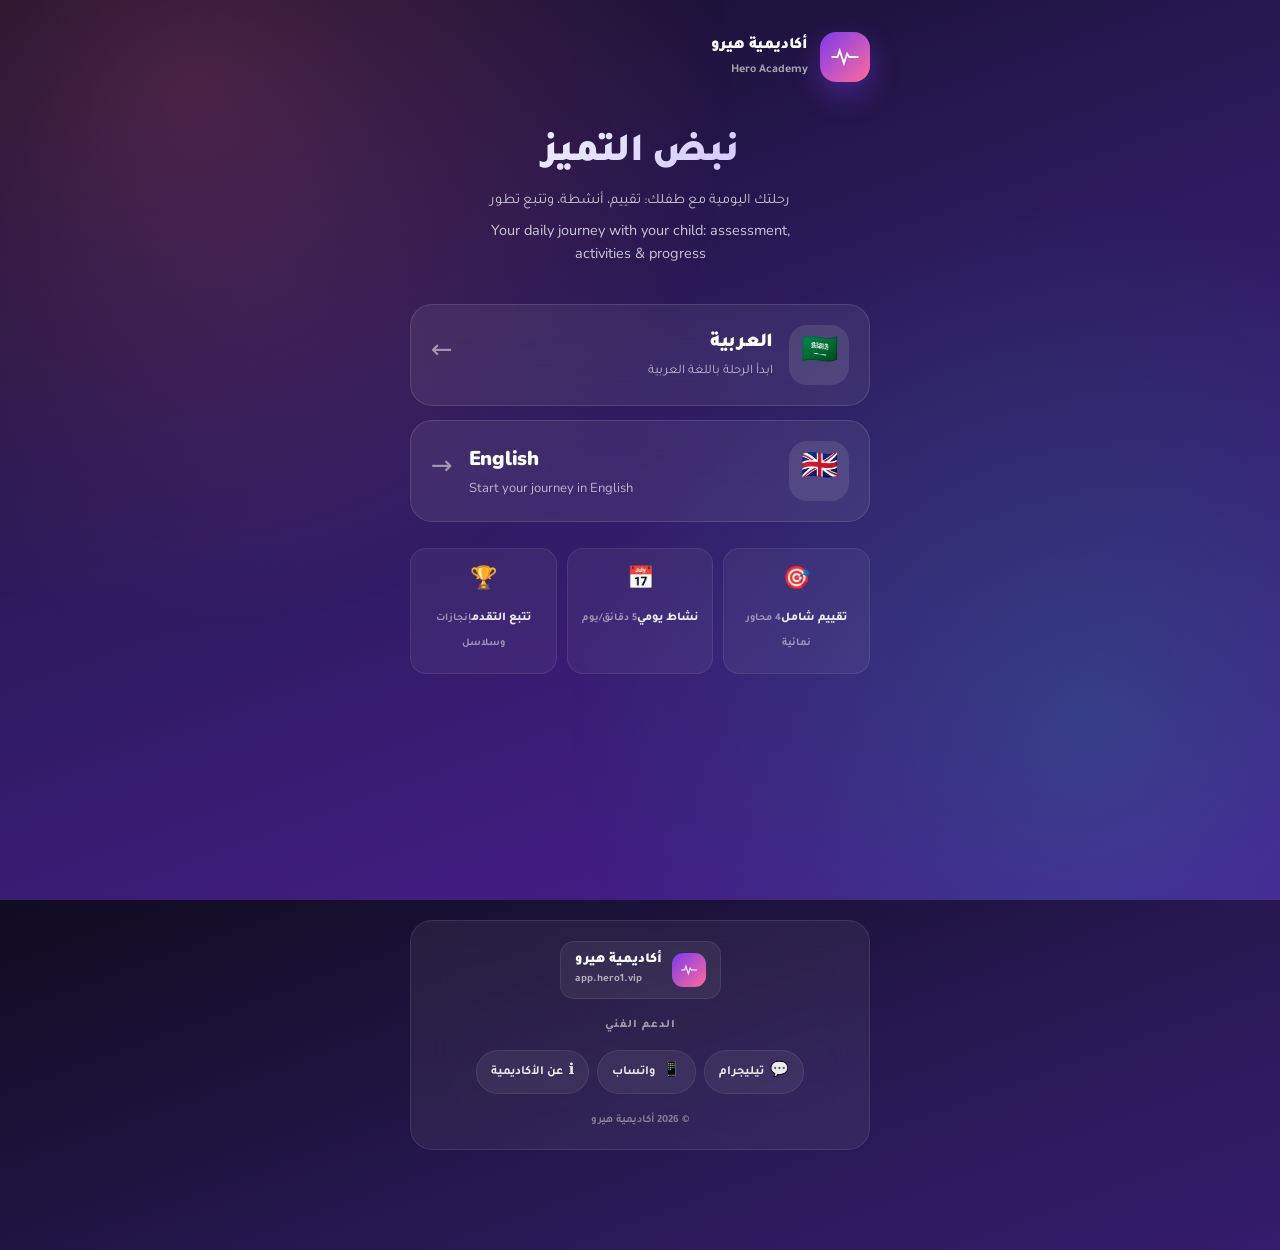
<file: index.html>
<!DOCTYPE html>
<html lang="ar" dir="rtl">
<head>
<meta name="mobile-web-app-capable" content="yes">
<meta charset="UTF-8">
<meta name="viewport" content="width=device-width,initial-scale=1,viewport-fit=cover">
<meta name="theme-color" content="#0F0B1F">
<meta name="apple-mobile-web-app-capable" content="yes">
<meta name="apple-mobile-web-app-title" content="نبض التميز">
<title>نبض التميز · أكاديمية هيرو</title>
<link rel="manifest" href="manifest.json">
<link rel="icon" href="icon-192.png">
<link rel="apple-touch-icon" href="icon-192.png">
<link rel="preconnect" href="https://fonts.googleapis.com">
<link rel="preconnect" href="https://fonts.gstatic.com" crossorigin>
<link href="https://fonts.googleapis.com/css2?family=Tajawal:wght@400;500;700;800;900&family=Nunito:wght@600;700;800;900&display=swap" rel="stylesheet">
<link rel="stylesheet" href="assets/portal.css">

  <!-- Google Analytics -->
    <script async src="https://www.googletagmanager.com/gtag/js?id=G-FNMM52MDH1"></script>

    <script>
        window.dataLayer = window.dataLayer || [];

        function gtag() {
            dataLayer.push(arguments);
        }

        gtag('js', new Date());
        gtag('config', 'G-FNMM52MDH1');
    </script>
  
<!-- Meta Pixel Code -->
<script>
!function(f,b,e,v,n,t,s)
{if(f.fbq)return;n=f.fbq=function(){n.callMethod?
n.callMethod.apply(n,arguments):n.queue.push(arguments)};
if(!f._fbq)f._fbq=n;n.push=n;n.loaded=!0;n.version='2.0';
n.queue=[];t=b.createElement(e);t.async=!0;
t.src=v;s=b.getElementsByTagName(e)[0];
s.parentNode.insertBefore(t,s)}(window, document,'script',
'https://connect.facebook.net/en_US/fbevents.js');
fbq('init', '2581358429048085');
fbq('track', 'PageView');
</script>
<noscript><img height="1" width="1" style="display:none"
src="https://www.facebook.com/tr?id=2581358429048085&ev=PageView&noscript=1"
/></noscript>
<!-- End Meta Pixel Code -->
  
</head>
<body>

<main class="portal">

  <header class="portal-header">
    <div class="portal-logo">
      <svg viewBox="0 0 64 64" width="34" height="34" fill="none" stroke="#fff" stroke-width="3.4" stroke-linecap="round">
        <path d="M8 32h10l4-12 8 24 6-18 4 6h16"/>
      </svg>
    </div>
    <div class="portal-brand">
      <div class="portal-brand-name">أكاديمية هيرو</div>
      <div class="portal-brand-sub">Hero Academy</div>
    </div>
  </header>

  <section class="portal-hero">
    <h1>نبض التميز</h1>
    <p class="hero-ar">رحلتك اليومية مع طفلك: تقييم، أنشطة، وتتبع تطور</p>
    <p class="hero-en">Your daily journey with your child: assessment, activities &amp; progress</p>
  </section>

  <section class="portal-cards">
    <a href="ar.html" class="lang-card lang-ar" data-lang="ar">
      <div class="lang-flag">🇸🇦</div>
      <div class="lang-info">
        <h2>العربية</h2>
        <p>ابدأ الرحلة باللغة العربية</p>
      </div>
      <div class="lang-arrow">←</div>
    </a>
    <a href="en.html" class="lang-card lang-en" data-lang="en">
      <div class="lang-flag">🇬🇧</div>
      <div class="lang-info">
        <h2>English</h2>
        <p>Start your journey in English</p>
      </div>
      <div class="lang-arrow">→</div>
    </a>
  </section>

  <section class="portal-features">
    <div class="feat">
      <span class="feat-ic">🎯</span>
      <div><strong>تقييم شامل</strong><small>4 محاور نمائية</small></div>
    </div>
    <div class="feat">
      <span class="feat-ic">📅</span>
      <div><strong>نشاط يومي</strong><small>5 دقائق/يوم</small></div>
    </div>
    <div class="feat">
      <span class="feat-ic">🏆</span>
      <div><strong>تتبع التقدم</strong><small>إنجازات وسلاسل</small></div>
    </div>
  </section>

</main>

<script src="assets/shared.js" defer></script>
<script src="assets/portal.js" defer></script>
</body>
</html>
</file>
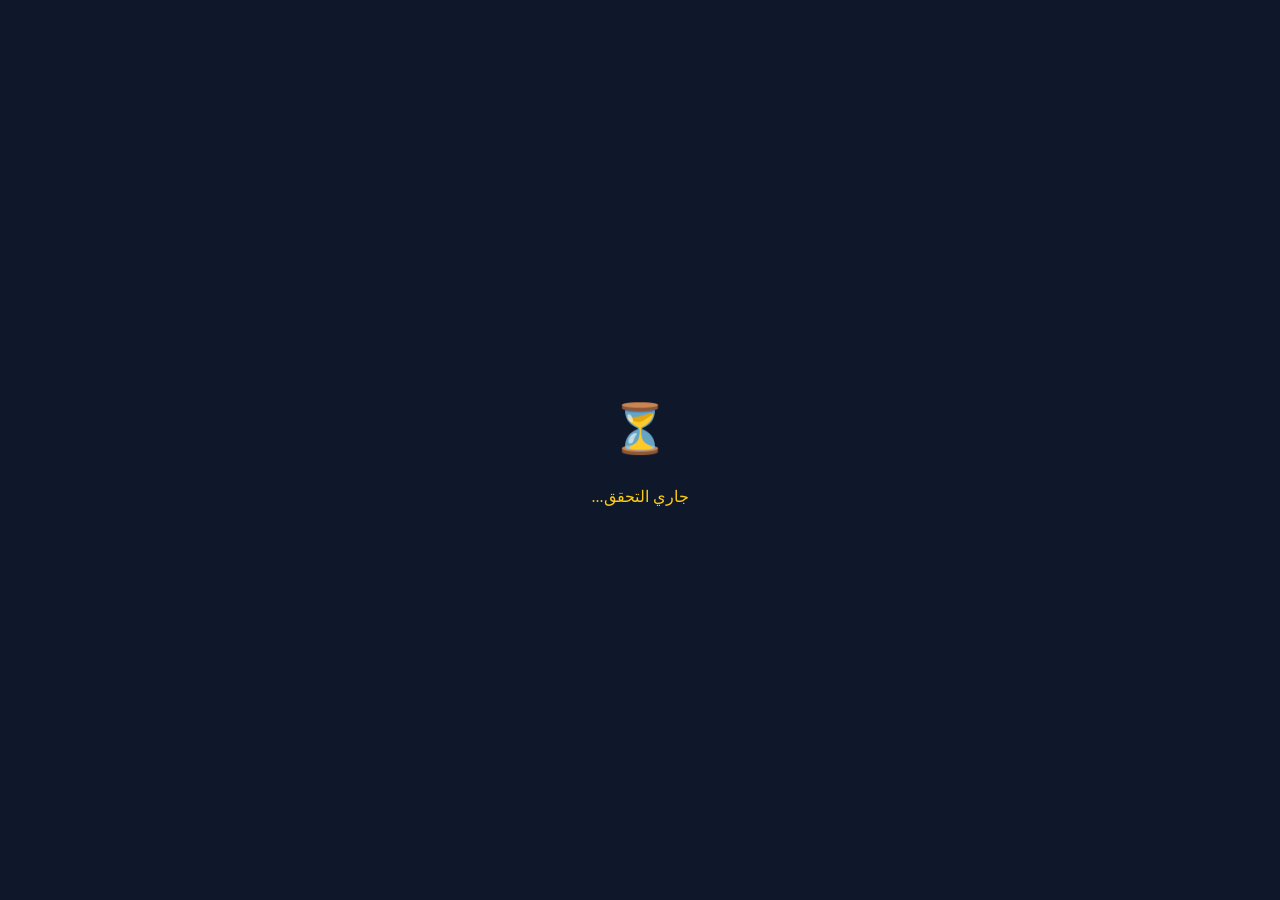
<file: ar.html>
<!DOCTYPE html>
<html lang="ar" dir="rtl">
<head>
<meta charset="UTF-8">
<meta http-equiv="Content-Type" content="text/html; charset=UTF-8">
<meta name="viewport" content="width=device-width,initial-scale=1,viewport-fit=cover">
<meta name="theme-color" content="#0F0B1F" id="themeColor">
<meta name="apple-mobile-web-app-capable" content="yes">
<meta name="apple-mobile-web-app-title" content="نبض التميز">
<title>نبض التميز</title>
<link rel="manifest" href="manifest.json">
<link rel="icon" href="icons/icon-192.png">
<link rel="apple-touch-icon" href="icons/icon-192.png">
<link rel="preconnect" href="https://fonts.googleapis.com">
<link rel="preconnect" href="https://fonts.gstatic.com" crossorigin>
<link href="https://fonts.googleapis.com/css2?family=Tajawal:wght@400;500;700;800;900&family=Nunito:wght@600;700;800&display=swap" rel="stylesheet">
<link rel="stylesheet" href="assets/app.css">
<script>window.APP_LANG='ar';</script>

  <!-- Google Analytics -->
    <script async src="https://www.googletagmanager.com/gtag/js?id=G-FNMM52MDH1"></script>

    <script>
        window.dataLayer = window.dataLayer || [];

        function gtag() {
            dataLayer.push(arguments);
        }

        gtag('js', new Date());
        gtag('config', 'G-FNMM52MDH1');
    </script>
  
<!-- Meta Pixel Code -->
<script>
!function(f,b,e,v,n,t,s)
{if(f.fbq)return;n=f.fbq=function(){n.callMethod?
n.callMethod.apply(n,arguments):n.queue.push(arguments)};
if(!f._fbq)f._fbq=n;n.push=n;n.loaded=!0;n.version='2.0';
n.queue=[];t=b.createElement(e);t.async=!0;
t.src=v;s=b.getElementsByTagName(e)[0];
s.parentNode.insertBefore(t,s)}(window, document,'script',
'https://connect.facebook.net/en_US/fbevents.js');
fbq('init', '2581358429048085');
fbq('track', 'PageView');
</script>
<noscript><img height="1" width="1" style="display:none"
src="https://www.facebook.com/tr?id=2581358429048085&ev=PageView&noscript=1"
/></noscript>
<!-- End Meta Pixel Code -->
  
<meta charset="UTF-8">
<meta name="viewport" content="width=device-width, initial-scale=1, viewport-fit=cover">
<meta name="theme-color" content="#0b0c14">
<meta name="description" content="Trend Studio — Professional video maker in your browser. Create Reels, TikToks and Shorts in minutes. No downloads, no sign-up, no uploads.">
<meta name="apple-mobile-web-app-capable" content="yes">
<meta name="apple-mobile-web-app-status-bar-style" content="black-translucent">
<meta name="apple-mobile-web-app-title" content="Trend Studio">
<meta name="mobile-web-app-capable" content="yes">
  
</head>
<body>

<div id="app">

  <header class="topbar" id="topbar">
    <button class="tb-btn hidden" id="backBtn" aria-label="رجوع">←</button>
    <h1 class="tb-title" id="topTitle">نبض التميز</h1>
    
  </header>

  <main class="main">

 <!-- WELCOME -->
<section class="screen active" id="screen-welcome">
  <div style="flex:1;display:flex;flex-direction:column;justify-content:center;text-align:center;padding:20px 4px">
    <div style="width:120px;height:120px;margin:0 auto 24px;border-radius:34px;background:linear-gradient(135deg,#7C3AED 0%,#FF6B9D 100%);box-shadow:0 24px 60px rgba(124,58,237,.4);display:flex;align-items:center;justify-content:center">
      <svg viewBox="0 0 64 64" width="64" height="64" fill="none" stroke="#fff" stroke-width="3.4" stroke-linecap="round"><path d="M8 32h10l4-12 8 24 6-18 4 6h16"/></svg>
    </div>
    <h1 id="welcomeTitle" style="font-size:32px;font-weight:900;line-height:1.15;margin-bottom:10px;background:linear-gradient(135deg,#7C3AED 0%,#FF6B9D 100%);-webkit-background-clip:text;background-clip:text;-webkit-text-fill-color:transparent">نبض التميّز</h1>
    <p style="font-size:15px;color:var(--t2);line-height:1.6;margin-bottom:28px">رحلة يومية مع طفلك: تقييم، أنشطة، وتتبع تطور</p>
    <div style="display:flex;flex-direction:column;gap:10px;margin-bottom:24px;text-align:start">
      <button class="welcome-card" type="button" data-goto="child">
        <div class="wc-icon" style="background:#EDE9FE">🎯</div>
        <div class="wc-body">
          <div class="wc-title">تقييم شامل</div>
          <div class="wc-sub">4 محاور نمائية رئيسية</div>
        </div>
      </button>
      <button class="welcome-card" type="button" data-goto="activities">
        <div class="wc-icon" style="background:#FFE4EE">📅</div>
        <div class="wc-body">
          <div class="wc-title">نشاط يومي</div>
          <div class="wc-sub">تمرين منزلي بسيط كل يوم</div>
        </div>
      </button>
      <button class="welcome-card" type="button" data-goto="progress">
        <div class="wc-icon" style="background:#D9F9EE">🏆</div>
        <div class="wc-body">
          <div class="wc-title">إنجازات وتقدم</div>
          <div class="wc-sub">تتبع التطور واحتفل بكل خطوة</div>
        </div>
      </button>
    </div>
    <button class="btn primary" id="startBtn">ابدأ الرحلة ✨</button>
    <p class="mu mt">⏱️ مدة التقييم: 10-15 دقيقة</p>
  </div>
</section>

    <!-- CHILD -->
    <section class="screen" id="screen-child">
      <h2 style="font-size:24px;font-weight:900;margin:6px 4px 4px">بيانات الطفل</h2>
      <p class="mu" style="margin:0 4px 20px">سنخصص التجربة حسب عمره</p>
      <div class="field"><label>👶 اسم الطفل (اختياري)</label><input type="text" id="childName" maxlength="30" placeholder="مثال: يوسف"></div>
      <div class="field"><label>🎂 العمر بالسنة *</label>
        <select id="childAge">
          <option value="">اختر العمر</option>
          <option value="3">3</option><option value="4">4</option><option value="5">5</option>
          <option value="6">6</option><option value="7">7</option><option value="8">8</option>
          <option value="9">9</option><option value="10">10</option><option value="11">11</option>
          <option value="12">12</option>
        </select>
      </div>
      <div class="field"><label>⚧ الجنس (اختياري)</label>
        <div class="chips" id="genderChips">
          <button class="chip" data-v="male">👦 ولد</button>
          <button class="chip" data-v="female">👧 بنت</button>
        </div>
      </div>
      <div class="sp"></div>
      <button class="btn primary mt" id="toQuestions" disabled>متابعة للتقييم ←</button>
    </section>

    <!-- QUESTIONS -->
<section class="screen" id="screen-questions">
  <div class="pbar-wrap">
    <div class="pbar-info"><span id="qProgressText">1 / 34</span><span class="pct" id="qPercent">3<small>%</small></span></div>
    <div class="pbar"><div class="pbar-fill" id="qProgressFill"></div></div>
  </div>
  <div id="qContainer"></div>
  <div class="quiz-nav">
    <button class="btn light" id="qPrevBtn" style="flex:0 0 auto;width:auto;padding:14px 22px">←</button>
    <button class="btn primary" id="qNextBtn" disabled style="flex:1">التالي</button>
  </div>
</section>

    <!-- RESULTS -->
    <section class="screen" id="screen-results">
      <div class="hero">
        <div class="ring">
          <svg width="170" height="170" viewBox="0 0 170 170">
            <defs><linearGradient id="ringGrad" x1="0%" y1="0%" x2="100%" y2="100%"><stop offset="0%" stop-color="#C4B5FD"/><stop offset="50%" stop-color="#FF6B9D"/><stop offset="100%" stop-color="#06D6A0"/></linearGradient></defs>
            <circle class="bg" cx="85" cy="85" r="72" stroke-width="13"/>
            <circle class="fg" id="ringFg" cx="85" cy="85" r="72" stroke-width="13" stroke-dasharray="452" stroke-dashoffset="452"/>
          </svg>
          <div class="center"><div class="num" id="overallPct">0%</div><div class="lbl">نبض التميّز</div></div>
        </div>
        <div class="badge"><span class="dot"></span><span id="overallBadge">—</span></div>
      </div>
      <div class="notice">
        <span class="ic">📌</span>
        <div><strong>تنويه منهجي:</strong> هذه الدرجة تعبّر عن مستوى ظهور المهارات في بيئة طفلك الحالية. ليست تشخيصًا طبيًا ولا مقارنة بأقران.</div>
      </div>
      <div class="sec-title">المحاور الأربعة</div>
      <div id="domainResults"></div>
      <div class="sec-title">المجالات الفرعية</div>
      <div id="subdomainResults"></div>
      <div class="sp"></div>
      <button class="btn primary mt" id="startCompanion">🚀 ابدأ رحلة الرفيق اليومي</button>
    </section>

    <!-- HOME -->
    <section class="screen" id="screen-home">
      <div class="home-hero">
        <div class="home-top">
          <div><div class="greet" id="greetText">—</div><div class="name" id="childNameHome">—</div></div>
          <div class="streak"><span class="flame">🔥</span><div style="display:flex;flex-direction:column;align-items:center"><span class="n" id="streakNum">0</span><span class="lbl" id="streakLbl">يوم</span></div></div>
        </div>
        <div class="mood-widget">
          <div class="q">💭 كيف حال طفلك اليوم؟</div>
          <div class="mood-chips" id="moodChips">
            <button class="mood-chip" data-m="5">🤩</button>
            <button class="mood-chip" data-m="4">😊</button>
            <button class="mood-chip" data-m="3">😐</button>
            <button class="mood-chip" data-m="2">😔</button>
            <button class="mood-chip" data-m="1">😤</button>
          </div>
        </div>
      </div>
      <div class="sec-title">🎯 نشاط اليوم</div>
      <div id="todayCard"></div>
      <div class="sec-title">📊 تقدم الأسبوع</div>
      <div class="week-card">
        <div class="week-head"><span id="weekLabel">—</span><span class="pct" id="weekPct">0%</span></div>
        <div class="week-dots" id="weekDots"></div>
      </div>
      <div class="sec-title">📈 ملخص سريع</div>
      <div class="quick-stats">
        <div class="stat"><div class="ic">🎯</div><div class="v" id="statActivities">0</div><div class="l">نشاط</div></div>
        <div class="stat"><div class="ic">🔥</div><div class="v" id="statLongest">0</div><div class="l">أطول سلسلة</div></div>
        <div class="stat"><div class="ic">🏆</div><div class="v" id="statAch">0</div><div class="l">إنجاز</div></div>
      </div>
    </section>

    <!-- TODAY DETAIL -->
    <section class="screen" id="screen-today"><div id="todayDetail"></div></section>

    <!-- ACTIVITIES -->
    <section class="screen" id="screen-activities">
      <h2 style="font-size:24px;font-weight:900;margin:6px 4px 4px">مكتبة الأنشطة</h2>
      <p class="mu" style="margin:0 4px 16px">الأنشطة المنزلية المتاحة</p>
      <div class="chips" style="margin-bottom:14px;overflow-x:auto;flex-wrap:nowrap;padding-bottom:4px" id="actFilters">
        <button class="chip active" data-f="all">الكل</button>
        <button class="chip" data-f="emotional">💗 عاطفي</button>
        <button class="chip" data-f="cognitive">🧠 عقلي</button>
        <button class="chip" data-f="behavioral">🎯 سلوكي</button>
        <button class="chip" data-f="skills">🤝 مهاري</button>
      </div>
      <div id="actsList"></div>
    </section>

    <!-- PROGRESS -->
    <section class="screen" id="screen-progress">
      <div class="prog-hero">
        <div class="big" id="progressStreak">0</div>
        <div class="lbl">🔥 أيام متتالية</div>
        <div class="sub" id="progressSub">—</div>
      </div>
      <div class="chart-card"><h4>📅 آخر 7 أيام</h4><div class="bars" id="weeklyChart"></div></div>
      <div class="chart-card"><h4>🏆 الإنجازات</h4><div class="ach-grid" id="achGrid"></div></div>
    </section>

    <!-- PROFILE -->
    <section class="screen" id="screen-profile">
      <h2 style="font-size:24px;font-weight:900;margin:6px 4px 4px">الملف الشخصي</h2>
      <p class="mu" style="margin:0 4px 16px">إعدادات وبيانات</p>
      <div class="profile-head">
        <div class="av" id="profileAvatar">👶</div>
        <h3 id="profileName">—</h3>
        <p id="profileMeta">—</p>
      </div>
      <div class="sec-title">⚙️ الإعدادات</div>
      <div class="settings">
        <div class="set-row"><div><div class="lbl">🌙 الوضع المظلم</div><div class="sub">استخدام مريح ليلاً</div></div><button class="toggle" id="darkToggle">—</button></div>
        <div class="set-row"><div><div class="lbl">🌐 اللغة</div><div class="sub">العربية / English</div></div><a class="toggle on" href="en.html">EN →</a></div>
        <div class="set-row"><div><div class="lbl">🔊 الأصوات</div><div class="sub">نقرات وتنبيهات</div></div><button class="toggle" id="soundToggle">—</button></div>
      </div>
      <div class="sec-title">🔄 إعادة</div>
      <div class="settings">
        <div class="set-row" style="cursor:pointer" id="reassessRow"><div><div class="lbl">إعادة التقييم</div><div class="sub">بدء تقييم جديد</div></div><span style="font-size:20px">→</span></div>
        <div class="set-row" style="cursor:pointer" id="resetRow"><div><div class="lbl" style="color:#E11D74">مسح كل البيانات</div><div class="sub">حذف نهائي</div></div><span style="font-size:20px">🗑️</span></div>
      </div>
      <p class="mu" style="text-align:center;margin-top:20px">الإصدار: <span id="versionText">1.0.0</span></p>
    </section>

  </main>

  <nav class="nav" id="nav">
  <button data-go="home"><span class="nav-ic">🏠</span><span>الرئيسية</span></button>
  <button data-go="activities"><span class="nav-ic">🎯</span><span>الأنشطة</span></button>
  <button class="nav-center" id="navCenter"><span class="nav-ic">➕</span><span>تسجيل</span></button>
  <a class="nav-youtube" id="navYouTube" href="https://youtube.com/playlist?list=YOUR_PLAYLIST_ID" target="_blank" rel="noopener">
    <span class="nav-ic">▶️</span>
    <span>يوتيوب</span>
  </a>
  <button data-go="progress"><span class="nav-ic">📊</span><span>التقدم</span></button>
  <button data-go="profile"><span class="nav-ic">👤</span><span>الملف</span></button>
</nav>

</div>

<!-- LOG MODAL -->
<div class="modal" id="logModal">
  <div class="modal-sheet">
    <div class="grip"></div>
    <h3>سجّل نشاط اليوم</h3>
    <p class="sub" id="logActivityName">—</p>
    <div style="font-size:13px;font-weight:800;color:var(--t2);margin-bottom:10px">كيف كانت التجربة؟</div>
    <div class="mood-row" id="logMoodRow">
      <button class="mood-opt" data-m="5">🤩<span>ممتاز</span></button>
      <button class="mood-opt" data-m="4">😊<span>جيد</span></button>
      <button class="mood-opt" data-m="3">😐<span>عادي</span></button>
      <button class="mood-opt" data-m="2">😔<span>صعب</span></button>
      <button class="mood-opt" data-m="1">😤<span>لم ينجح</span></button>
    </div>
    <div class="field"><label>📝 ملاحظة (اختياري)</label><textarea id="logNote" maxlength="200" placeholder="ملاحظات..."></textarea></div>
    <div style="display:flex;gap:10px;margin-top:10px">
  <button class="btn primary" id="confirmLog" style="flex:1">حفظ 🎉</button>
  <button class="btn light" id="cancelLog" style="flex:0 0 auto;padding:14px 20px">إلغاء</button>
</div>
  </div>
</div>

<div class="toast" id="toast"></div>

<script src="assets/shared.js" defer></script>
<script src="assets/app.js" defer></script>

<script src="https://accounts.google.com/gsi/client" async defer></script>
<script>
(function(){
"use strict";

var COURSE_ID="1";
var APPS_URL="https://script.google.com/macros/s/AKfycbwCFqtOlOTelywXQ4Ja1zftLIcAsqLzlri9ynIj9435wILiWnfrAx7zAQ1wi3Wqh6dg/exec";
var CLIENT_ID="99138672450-fsi9nj2qpu13njt6rqdbhko3m4iu283c.apps.googleusercontent.com";
var WA="249915886600";
var TG="https://t.me/Herocourses";
var GUMROAD="https://hero1.gumroad.com/l/nabdh";
var PRICE="";
var OFFER="";

var K_DEV_ID="hero_dev_id_"+COURSE_ID;
var K_DEV_SEC="hero_dev_sec_"+COURSE_ID;
var K_LICENSE_CACHE = "hero_lic_cache_" + COURSE_ID;
var K_TRIAL_CACHE   = "hero_trial_cache_" + COURSE_ID;
var K_PURCHASE_FLAG = "hero_purchase_" + COURSE_ID;
var _pendingDOM=[],_allowDOM=false;
var _origAdd=document.addEventListener.bind(document);
document.addEventListener=function(t,f,o){
  if(t==='DOMContentLoaded'&&!_allowDOM){_pendingDOM.push({fn:f,opts:o});return;}
  return _origAdd(t,f,o);
};

/* ========== كشف id_token القادم من OAuth Redirect ========== */
var _earlyIdToken = null;
(function(){
  try {
    if (location.hash && location.hash.indexOf('id_token=') !== -1) {
      var _params = new URLSearchParams(location.hash.substring(1));
      _earlyIdToken = _params.get('id_token');
      history.replaceState(null, '', location.pathname + location.search);
    }
  } catch(e) {}
})();

function isNotExpiredClient(raw) {
  if (!raw) return true;
  var str = String(raw).trim();
  if (str === '') return true;
  var m = str.match(/^(\d{4})[-.\/](\d{1,2})[-.\/](\d{1,2})/);
  if (m) return new Date(+m[1], +m[2]-1, +m[3], 23, 59, 59).getTime() >= Date.now();
  m = str.match(/^(\d{1,2})[-.\/](\d{1,2})[-.\/](\d{4})/);
  if (m) return new Date(+m[3], +m[2]-1, +m[1], 23, 59, 59).getTime() >= Date.now();
  var fb = new Date(str);
  if (!isNaN(fb.getTime())) return fb.getTime() >= Date.now();
  return false;
}

function getCachedLicense() {
  try {
    var raw = localStorage.getItem(K_LICENSE_CACHE);
    if (!raw) return null;
    var lic = JSON.parse(raw);
    if (!lic) return null;
    if (lic.expires && !isNotExpiredClient(lic.expires)) return null;
    if (lic.next_check) {
      var nc = new Date(lic.next_check).getTime();
      if (!isNaN(nc) && nc < Date.now()) return null;
    }
    return lic;
  } catch(e) { return null; }
}
function saveLicenseCache(lic) { try { localStorage.setItem(K_LICENSE_CACHE, JSON.stringify(lic)); } catch(e) {} }
function clearLicenseCache() { try { localStorage.removeItem(K_LICENSE_CACHE); } catch(e) {} }
function getCachedTrial() {
  try {
    var raw = localStorage.getItem(K_TRIAL_CACHE);
    if (!raw) return null;
    var tr = JSON.parse(raw);
    if (!tr || !tr.expires_at) return null;
    if (new Date(tr.expires_at).getTime() > Date.now()) return tr;
    return null;
  } catch(e) { return null; }
}
function saveTrialCache(tr) { try { localStorage.setItem(K_TRIAL_CACHE, JSON.stringify(tr)); } catch(e) {} }
function hasPurchasedBefore() { try { return localStorage.getItem(K_PURCHASE_FLAG) === '1'; } catch(e) { return false; } }
function markPurchased() { try { localStorage.setItem(K_PURCHASE_FLAG, '1'); } catch(e) {} }

function _releaseDOM(){
  _allowDOM=true;
  _pendingDOM.forEach(function(p){try{p.fn.call(document,new Event('DOMContentLoaded'));}catch(e){}});
  _pendingDOM=[];
}

var _checking=false;
var _gisInitialized=false;

function bytesToB64(b){var s='',i=0;for(;i<b.length;i++)s+=String.fromCharCode(b[i]);return btoa(s);}

function getOrCreateDevice(){
  var id=localStorage.getItem(K_DEV_ID);
  var sec=localStorage.getItem(K_DEV_SEC);
  if(!id||!sec){
    id=(crypto.randomUUID?crypto.randomUUID():'d-'+Date.now()+'-'+Math.random().toString(36).slice(2));
    var rnd=new Uint8Array(32);crypto.getRandomValues(rnd);
    sec=bytesToB64(rnd);
    try{localStorage.setItem(K_DEV_ID,id);localStorage.setItem(K_DEV_SEC,sec);}catch(e){}
  }
  return {id:id,secret:sec};
}

function addWatermark(lic){
  var o=document.getElementById('hero-wm');if(o)o.remove();
  if(!lic)return;
  var w=document.createElement('div');w.id='hero-wm';
  w.style.cssText='position:fixed;bottom:10px;right:20px;z-index:99999;background:rgba(0,0,0,0.55);color:#facc15;padding:6px 14px;border-radius:20px;font-size:13px;font-weight:600;font-family:Arial;direction:rtl;backdrop-filter:blur(4px);border:1px solid rgba(255,255,255,0.1);pointer-events:none;opacity:0.75';
  w.textContent='🔐 مرخص لـ: '+(lic.customer||'عميل')+' | '+(lic.phone||'')+' | '+(lic.email||'');
  document.body.appendChild(w);
}

function showLoading(msg){
  var old=document.getElementById('hero-loading');if(old)old.remove();
  var d=document.createElement('div');d.id='hero-loading';
  d.style.cssText='position:fixed;inset:0;z-index:999999;background:#0f172a;display:flex;align-items:center;justify-content:center;flex-direction:column;color:#facc15;font-family:Segoe UI;direction:rtl';
  d.innerHTML='<div style="font-size:48px;margin-bottom:16px">⏳</div><div style="font-size:16px">'+(msg||'جاري التحقق...')+'</div>';
  document.body.appendChild(d);
}
function hideLoading(){ var d=document.getElementById('hero-loading');if(d)d.remove(); }

function showBlockScreen(title,msg,showContact){
  hideLoading();
  var old=document.getElementById('hero-block');if(old)old.remove();
  var d=document.createElement('div');d.id='hero-block';
  d.style.cssText='position:fixed;inset:0;z-index:999998;background:#0f172a;display:flex;align-items:center;justify-content:center;font-family:Segoe UI,Tahoma;padding:24px;direction:rtl';
  var html='<div style="background:#fff;border-radius:24px;padding:32px 28px;max-width:500px;width:100%;text-align:center;box-shadow:0 20px 60px rgba(0,0,0,0.5)">';
  html+='<h2 style="margin:0 0 12px;font-size:22px;color:#1a2634">'+title+'</h2>';
  html+='<p style="color:#475569;font-size:15px;line-height:1.8;margin-bottom:24px">'+msg+'</p>';
  if(showContact!==false){
    html+='<div style="display:flex;gap:10px;flex-wrap:wrap;justify-content:center">';
    html+='<a href="https://wa.me/'+WA+'" target="_blank" style="background:#25D366;color:#fff;padding:12px 24px;border-radius:30px;text-decoration:none;font-weight:700">📱 واتساب</a>';
    if(TG) html+='<a href="'+TG+'" target="_blank" style="background:#0088cc;color:#fff;padding:12px 24px;border-radius:30px;text-decoration:none;font-weight:700">💬 تيليجرام</a>';
    html+='</div>';
  }
  html+='<button id="hero-retry" style="margin-top:20px;background:transparent;border:2px solid #94a3b8;color:#475569;padding:8px 24px;border-radius:30px;font-weight:600;cursor:pointer">🔄 إعادة المحاولة</button>';
  html+='</div>';
  d.innerHTML=html;
  document.body.appendChild(d);
  var retry=document.getElementById('hero-retry');
  if(retry) retry.onclick=function(){location.reload();};
}

/* =========================================================
   واجهة موحدة: بطاقة الدفع + التواصل (تُستخدم في كل الشاشات)
   ========================================================= */
function buildPaymentCard(){
  var html = '';

  /* شارة العرض */
  if(OFFER){
    html+='<div style="display:inline-block;background:linear-gradient(135deg,#fef3c7,#fde68a);color:#92400e;padding:6px 18px;border-radius:20px;font-size:12px;font-weight:800;margin-bottom:14px;border:1px solid #fcd34d">✨ '+OFFER+'</div>';
  }

  /* صندوق السعر */
  if(PRICE){
    html+='<div style="background:#f8fafc;border:2px dashed #cbd5e1;border-radius:16px;padding:16px;margin-bottom:16px">';
    html+='<div style="color:#64748b;font-size:12px;margin-bottom:4px">سعر الترخيص الكامل</div>';
    html+='<div style="color:#1a2634;font-size:26px;font-weight:800">'+PRICE+'</div>';
    html+='<div style="color:#94a3b8;font-size:11px;margin-top:6px">دفعة واحدة • بدون اشتراك شهري</div>';
    html+='</div>';
  }

  /* زر Gumroad */
  if(GUMROAD){
    html+='<a href="'+GUMROAD+'" target="_blank" rel="noopener" id="hero-buy" style="display:block;background:linear-gradient(135deg,#ff90e8,#ff5ab7);color:#fff;padding:15px 20px;border-radius:14px;text-decoration:none;font-weight:800;font-size:16px;box-shadow:0 8px 22px rgba(255,90,183,0.35);margin-bottom:10px">💳 اشترِ الآن عبر Gumroad</a>';
    html+='<p style="color:#94a3b8;font-size:12px;line-height:1.6;margin-bottom:14px">بعد إتمام الدفع، اضغط زر واتساب/تيليجرام وأرسل رقم الطلب لتفعيل حسابك.</p>';
  }

  /* فاصل */
  html+='<div style="display:flex;align-items:center;gap:10px;color:#cbd5e1;font-size:12px;margin:14px 0 12px">';
  html+='<div style="flex:1;height:1px;background:#e2e8f0"></div>';
  html+='<span>'+(GUMROAD?'أو تواصل معنا مباشرة':'تواصل معنا للتفعيل')+'</span>';
  html+='<div style="flex:1;height:1px;background:#e2e8f0"></div>';
  html+='</div>';

  /* أزرار التواصل */
  html+='<div style="display:flex;gap:10px;flex-wrap:wrap;justify-content:center">';
  html+='<a href="https://wa.me/'+WA+'?text='+encodeURIComponent('مرحبًا، أرغب بتفعيل الدورة رقم '+COURSE_ID)+'" target="_blank" style="background:#25D366;color:#fff;padding:12px 22px;border-radius:30px;text-decoration:none;font-weight:700;flex:1;min-width:130px;font-size:14px">📱 واتساب</a>';
  if(TG) html+='<a href="'+TG+'" target="_blank" style="background:#0088cc;color:#fff;padding:12px 22px;border-radius:30px;text-decoration:none;font-weight:700;flex:1;min-width:130px;font-size:14px">💬 تيليجرام</a>';
  html+='</div>';

  /* رسالة "اشتريت بالفعل" */
  if(GUMROAD){
    html+='<div id="hero-purchased-msg" style="display:'+(hasPurchasedBefore()?'block':'none')+';margin-top:12px;background:#dcfce7;color:#166534;padding:10px 14px;border-radius:10px;font-size:13px;font-weight:600">✅ تم حفظ طلبك. تواصل معنا عبر واتساب/تيليجرام مع رقم الطلب.</div>';
  }

  return html;
}

function bindPaymentCard(){
  var buyBtn = document.getElementById('hero-buy');
  if(buyBtn){
    buyBtn.addEventListener('click', function(){
      markPurchased();
      var pm = document.getElementById('hero-purchased-msg');
      if(pm) pm.style.display = 'block';
    });
  }
}

function showOfferScreen(opts){
  opts = opts || {};
  var title = opts.title || '🔓 فعّل الدورة الآن';
  var msg   = opts.msg   || 'للحصول على الترخيص الكامل، اختر طريقة التفعيل المناسبة.';
  hideLoading();
  var old=document.getElementById('hero-block');if(old)old.remove();
  var old2=document.getElementById('hero-offer');if(old2)old2.remove();
  var old3=document.getElementById('hero-signin');if(old3)old3.remove();

  var d=document.createElement('div');d.id='hero-offer';
  d.style.cssText='position:fixed;inset:0;z-index:999998;background:linear-gradient(135deg,#0f172a,#1e293b);display:flex;align-items:center;justify-content:center;font-family:Segoe UI,Tahoma;padding:20px;direction:rtl;overflow-y:auto';

  var html='<div style="background:#fff;border-radius:24px;padding:30px 26px;max-width:520px;width:100%;text-align:center;box-shadow:0 20px 60px rgba(0,0,0,0.5);margin:auto">';
  html+='<h2 style="margin:0 0 8px;font-size:23px;color:#1a2634">'+title+'</h2>';
  html+='<p style="color:#475569;font-size:14px;line-height:1.8;margin-bottom:20px">'+msg+'</p>';
  html+=buildPaymentCard();
  html+='<button id="hero-retry" style="margin-top:18px;background:transparent;border:none;color:#64748b;padding:8px;font-size:13px;cursor:pointer;text-decoration:underline;font-family:inherit">🔄 تحقق من التفعيل بعد الشراء</button>';
  html+='</div>';
  d.innerHTML=html;
  document.body.appendChild(d);

  bindPaymentCard();

  var retry=document.getElementById('hero-retry');
  if(retry) retry.onclick=function(){location.reload();};
}

var _trialInterval=null;
function showTrialCard(expiresAt){
  var old=document.getElementById('hero-trial');if(old)old.remove();
  if(_trialInterval){clearInterval(_trialInterval);_trialInterval=null;}
  var c=document.createElement('div');c.id='hero-trial';
  c.style.cssText='position:fixed;bottom:20px;left:20px;z-index:99999;background:#1e293b;color:#facc15;padding:10px 16px;border-radius:12px;font-size:14px;font-family:Arial;box-shadow:0 4px 15px rgba(0,0,0,0.3);direction:ltr';
  document.body.appendChild(c);
  var btn=document.createElement('button');
  btn.id='hero-buy-btn';
  btn.textContent='🔑 تفعيل / شراء';
  btn.style.cssText='position:fixed;bottom:20px;right:20px;z-index:99999;background:#facc15;color:#0f172a;border:none;padding:12px 24px;border-radius:40px;font-weight:700;font-size:16px;box-shadow:0 4px 20px rgba(0,0,0,0.2);cursor:pointer;font-family:inherit';
  btn.onclick=function(){ showOfferScreen({title:'🔓 فعّل الدورة الآن', msg:'لا تفقد تقدمك! فعّل الترخيص الكامل واستمر من حيث توقفت.'}); };
  document.body.appendChild(btn);
  function tick(){
    var r=Math.max(0,(new Date(expiresAt).getTime()-Date.now())/1000);
    if(r<=0){
      c.textContent='⏰ انتهت التجربة';
      c.style.background='#b00020';
      clearInterval(_trialInterval);
      setTimeout(function(){ showOfferScreen({title:'⏰ انتهت التجربة', msg:'انتهت الفترة التجريبية. فعّل الترخيص الكامل للاستمرار.'}); },1500);
      return;
    }
    var d=Math.floor(r/86400),h=Math.floor((r%86400)/3600),m=Math.floor((r%3600)/60),s=Math.floor(r%60);
    c.textContent='⏳ التجربة المتبقية: '+d+'يوم '+h+'س '+m+'د '+s+'ث';
  }
  tick();
  _trialInterval=setInterval(tick,1000);
}

var _gisCallback = null;

function ensureGisReady(callback, credentialHandler){
  _gisCallback = credentialHandler || onCredential;
  var attempts=0;
  function wait(){
    if(typeof google==='undefined'||!google.accounts||!google.accounts.id){
      attempts++;
      if(attempts<50)return setTimeout(wait,200);
      hideLoading();
      _releaseDOM();
      showBlockScreen('⚠️ خطأ','فشل تحميل مكتبة Google.',false);
      return;
    }
    if(!_gisInitialized){
      try {
        google.accounts.id.initialize({
          client_id:CLIENT_ID,
          callback:function(r){ if(_gisCallback)_gisCallback(r); },
          auto_select:false,
          cancel_on_tap_outside:false,
          use_fedcm_for_prompt:false
        });
        _gisInitialized=true;
      } catch(e) {
        console.warn('GIS initialize failed:', e);
      }
    }
    callback();
  }
  wait();
}

/* ========== الدخول عبر OAuth Redirect (Fallback) ========== */
function fallbackGoogleSignIn(){
  var nonce = Math.random().toString(36).slice(2) + Date.now().toString(36);
  try { sessionStorage.setItem('hero_nonce', nonce); } catch(e){}
  var redirectUri = location.origin + location.pathname;
  var authUrl = 'https://accounts.google.com/o/oauth2/v2/auth?' +
    'client_id=' + encodeURIComponent(CLIENT_ID) +
    '&redirect_uri=' + encodeURIComponent(redirectUri) +
    '&response_type=id_token' +
    '&scope=' + encodeURIComponent('openid email profile') +
    '&nonce=' + nonce +
    '&prompt=select_account';
  location.href = authUrl;
}

/* =========================================================
   شاشة تسجيل الدخول — تحتوي الآن على Gumroad + السعر + التواصل
   ========================================================= */
function showSignInScreen(){
  hideLoading();
  var old=document.getElementById('hero-signin');if(old)old.remove();
  var d=document.createElement('div');d.id='hero-signin';
  d.style.cssText='position:fixed;inset:0;z-index:999998;background:linear-gradient(135deg,#0f172a,#1e293b);display:flex;align-items:center;justify-content:center;font-family:Segoe UI,Tahoma;padding:16px;direction:rtl;overflow-y:auto';

  var html='<div style="background:#fff;border-radius:24px;padding:28px 24px;max-width:520px;width:100%;text-align:center;box-shadow:0 20px 60px rgba(0,0,0,0.4);margin:auto">';

  /* العنوان */
  html+='<h2 style="margin:0 0 8px;font-size:22px;color:#1a2634">🔐 تفعيل الدورة</h2>';
  html+='<p style="color:#475569;margin-bottom:18px;font-size:14px;line-height:1.7">سجّل دخولك بحساب Google للتحقق من ترخيصك — أو اشترِ الآن للتفعيل الفوري.</p>';

  /* زر Google + Fallback */
  html+='<div id="hero-gbtn" style="display:flex;justify-content:center;margin-bottom:12px;min-height:44px"></div>';
  html+='<button id="hero-custom-google" style="display:none;width:100%;max-width:300px;margin:0 auto 12px;background:#fff;color:#3c4043;border:1px solid #dadce0;border-radius:8px;padding:11px 16px;font-family:inherit;font-size:14px;font-weight:600;cursor:pointer;align-items:center;justify-content:center;gap:10px">'+
    '<svg width="18" height="18" viewBox="0 0 48 48" style="flex-shrink:0"><path fill="#EA4335" d="M24 9.5c3.54 0 6.71 1.22 9.21 3.6l6.85-6.85C35.9 2.38 30.47 0 24 0 14.62 0 6.51 5.38 2.56 13.22l7.98 6.19C12.43 13.72 17.74 9.5 24 9.5z"/><path fill="#4285F4" d="M46.98 24.55c0-1.57-.15-3.09-.38-4.55H24v9.02h12.94c-.58 2.96-2.26 5.48-4.78 7.18l7.73 6c4.51-4.18 7.09-10.36 7.09-17.65z"/><path fill="#FBBC05" d="M10.53 28.59c-.48-1.45-.76-2.99-.76-4.59s.27-3.14.76-4.59l-7.98-6.19C.92 16.46 0 20.12 0 24c0 3.88.92 7.54 2.56 10.78l7.97-6.19z"/><path fill="#34A853" d="M24 48c6.48 0 11.93-2.13 15.89-5.81l-7.73-6c-2.15 1.45-4.92 2.3-8.16 2.3-6.26 0-11.57-4.22-13.47-9.91l-7.98 6.19C6.51 42.62 14.62 48 24 48z"/></svg>'+
    '<span>تسجيل الدخول بحساب Google</span>'+
  '</button>';
  html+='<div id="hero-login-msg" style="color:#b00020;font-size:13px;min-height:18px;margin-bottom:8px"></div>';

  /* فاصل */
  html+='<div style="display:flex;align-items:center;gap:10px;color:#cbd5e1;font-size:12px;margin:14px 0 12px">';
  html+='<div style="flex:1;height:1px;background:#e2e8f0"></div>';
  html+='<span>أو اشترِ الآن مباشرة</span>';
  html+='<div style="flex:1;height:1px;background:#e2e8f0"></div>';
  html+='</div>';

  /* بطاقة الدفع الموحدة (Gumroad + السعر + العرض + التواصل) */
  html+=buildPaymentCard();

  html+='</div>';
  d.innerHTML=html;
  document.body.appendChild(d);

  /* ربط الأزرار */
  var customBtn = document.getElementById('hero-custom-google');
  if(customBtn) customBtn.addEventListener('click', fallbackGoogleSignIn);

  bindPaymentCard();

  /* محاولة رسم زر Google الرسمي */
  ensureGisReady(function(){
    try {
      var container = document.getElementById('hero-gbtn');
      if(container && typeof google !== 'undefined' && google.accounts && google.accounts.id){
        google.accounts.id.renderButton(
          container,
          {theme:'filled_blue',size:'large',text:'signin_with',locale:'ar',width:280}
        );
      }
    } catch(e) { console.warn('renderButton threw:', e); }

    setTimeout(function(){
      var container = document.getElementById('hero-gbtn');
      var iframe = container ? container.querySelector('iframe') : null;
      if(!iframe || (iframe.offsetWidth === 0 && iframe.offsetHeight === 0)){
        console.warn('GIS button did not render — showing fallback');
        if(container) container.style.display = 'none';
        var fb = document.getElementById('hero-custom-google');
        if(fb) fb.style.display = 'inline-flex';
      }
    }, 1500);
  });
}

function onCredential(response){
  if(_checking)return;
  if(!response||!response.credential)return;
  _checking=true;

  var msg=document.getElementById('hero-login-msg');
  if(msg){msg.style.color='#3b82f6';msg.textContent='⏳ جاري التحقق...';}

  var dev=getOrCreateDevice();

  fetch(APPS_URL,{
    method:'POST',
    headers:{'Content-Type':'text/plain;charset=utf-8'},
    body:JSON.stringify({
      action:'check',
      id_token:response.credential,
      device_id:dev.id,
      device_secret:dev.secret,
      course_id:COURSE_ID
    })
  })
  .then(function(r){return r.json();})
  .then(function(data){
    _checking=false;
    if(!data.ok){
      var errMap={'invalid_token':'فشل التحقق من الحساب.','missing_params':'بيانات ناقصة.'};
      if(msg){msg.style.color='#b00020';msg.textContent='❌ '+(errMap[data.error]||data.message||'خطأ');}
      return;
    }
    var signIn=document.getElementById('hero-signin');
    if(signIn)signIn.remove();
    applyStatus(data);
  })
  .catch(function(err){
    _checking=false;
    if(msg){msg.style.color='#b00020';msg.textContent='❌ فشل الاتصال: '+err.message;}
  });
}

function applyStatus(data) {
  hideLoading();
  if (data.status === 'licensed') {
    saveLicenseCache(data.license);
    addWatermark(data.license);
    _releaseDOM();
    return;
  }
  if (data.status === 'trial') {
    saveTrialCache(data.trial);
    _releaseDOM();
    showTrialCard(data.trial.expires_at);
    return;
  }
  if (data.status === 'needs_purchase') {
  window.CURRENT_GOOGLE_EMAIL = data.email || '';
  _releaseDOM();
  showOfferScreen({
    title: '🔓 فعّل الدورة الآن',
    msg: 'هذه الدورة تحتاج إلى ترخيص. اختر طريقة التفعيل المناسبة.'
  });
  return;
}
  if (data.status === 'trial_expired') {
    try { localStorage.removeItem(K_TRIAL_CACHE); } catch(e){}
    _releaseDOM();
    showOfferScreen({title:'⏰ انتهت التجربة', msg:'انتهت الفترة التجريبية. فعّل الترخيص الكامل للاستمرار من حيث توقفت.'});
    return;
  }
  if (data.status === 'device_limit') {
    _releaseDOM();
    showBlockScreen('📱 حد الأجهزة','وصلت للحد الأقصى من الأجهزة ('+(data.limit||3)+'). تواصل مع الإدارة.',true);
    return;
  }
  _releaseDOM();
  showBlockScreen('⚠️ خطأ','حدث خطأ غير متوقع. حاول مرة أخرى.',true);
}

function quickRecheck(oldLic){
  var dev = getOrCreateDevice();
  showLoading('جاري التحقق من الترخيص...');
  fetch(APPS_URL, {
    method: 'POST',
    headers: { 'Content-Type': 'text/plain;charset=utf-8' },
    body: JSON.stringify({
      action: 'quick_check',
      device_id: dev.id,
      device_secret: dev.secret,
      course_id: COURSE_ID
    })
  })
  .then(function(r){ return r.json(); })
  .then(function(data){
    if (data.ok && data.status === 'licensed') {
      saveLicenseCache(data.license);
      hideLoading();
      addWatermark(data.license);
      _releaseDOM();
      return;
    }
    clearLicenseCache();
    _fullSignInFlow();
  })
  .catch(function(err){
    console.warn('quick_check failed:', err.message);
    hideLoading();
    addWatermark(oldLic);
    _releaseDOM();
  });
}

function boot(){
  /* 0. عودة من OAuth Redirect مع id_token */
  if (_earlyIdToken) {
    console.log('🔑 عودة من OAuth — معالجة id_token');
    showLoading('جاري التحقق...');
    _releaseDOM();
    setTimeout(function(){ onCredential({ credential: _earlyIdToken }); }, 300);
    return;
  }

  /* 1. ترخيص مخزّن ساري؟ */
  var lic = getCachedLicense();
  if (lic) {
    console.log('✅ ترخيص مخزّن — وضع Offline');
    addWatermark(lic);
    _releaseDOM();
    return;
  }

  /* 2. تجربة سارية مخزّنة؟ */
  var cachedTrial = getCachedTrial();
  if (cachedTrial) {
    console.log('✅ تجربة سارية — وضع Offline');
    _releaseDOM();
    showTrialCard(cachedTrial.expires_at);
    return;
  }

  /* 3. سبق التفعيل؟ → quick_check */
  var hasDevice = !!localStorage.getItem(K_DEV_ID) && !!localStorage.getItem(K_DEV_SEC);
  var dev = getOrCreateDevice();

  if (hasDevice) {
    showLoading('جاري التحقق من الترخيص...');
    fetch(APPS_URL, {
      method: 'POST',
      headers: { 'Content-Type': 'text/plain;charset=utf-8' },
      body: JSON.stringify({
        action: 'quick_check',
        device_id: dev.id,
        device_secret: dev.secret,
        course_id: COURSE_ID
      })
    })
    .then(function(r){ return r.json(); })
    .then(function(data){
      if (data.ok && data.status === 'licensed') {
        saveLicenseCache(data.license);
        hideLoading();
        addWatermark(data.license);
        _releaseDOM();
        return;
      }
      _fullSignInFlow();
    })
    .catch(function(){ _fullSignInFlow(); });
    return;
  }

  /* 4. أول مرة → Google Sign-in */
  _fullSignInFlow();
}

function _fullSignInFlow() {
  showLoading('جاري التحقق...');
  ensureGisReady(function(){
    try {
      google.accounts.id.prompt(function(notification){
        setTimeout(function(){
          if (!_checking && document.getElementById('hero-loading')) {
            showSignInScreen();
          }
        }, 2000);
      });
    } catch(e) {
      console.warn('prompt failed:', e);
      showSignInScreen();
    }
  });
}

if(document.readyState==='loading'){
  _origAdd('DOMContentLoaded',boot);
}else{
  boot();
}

})();
</script>

</body>
</html>
</file>
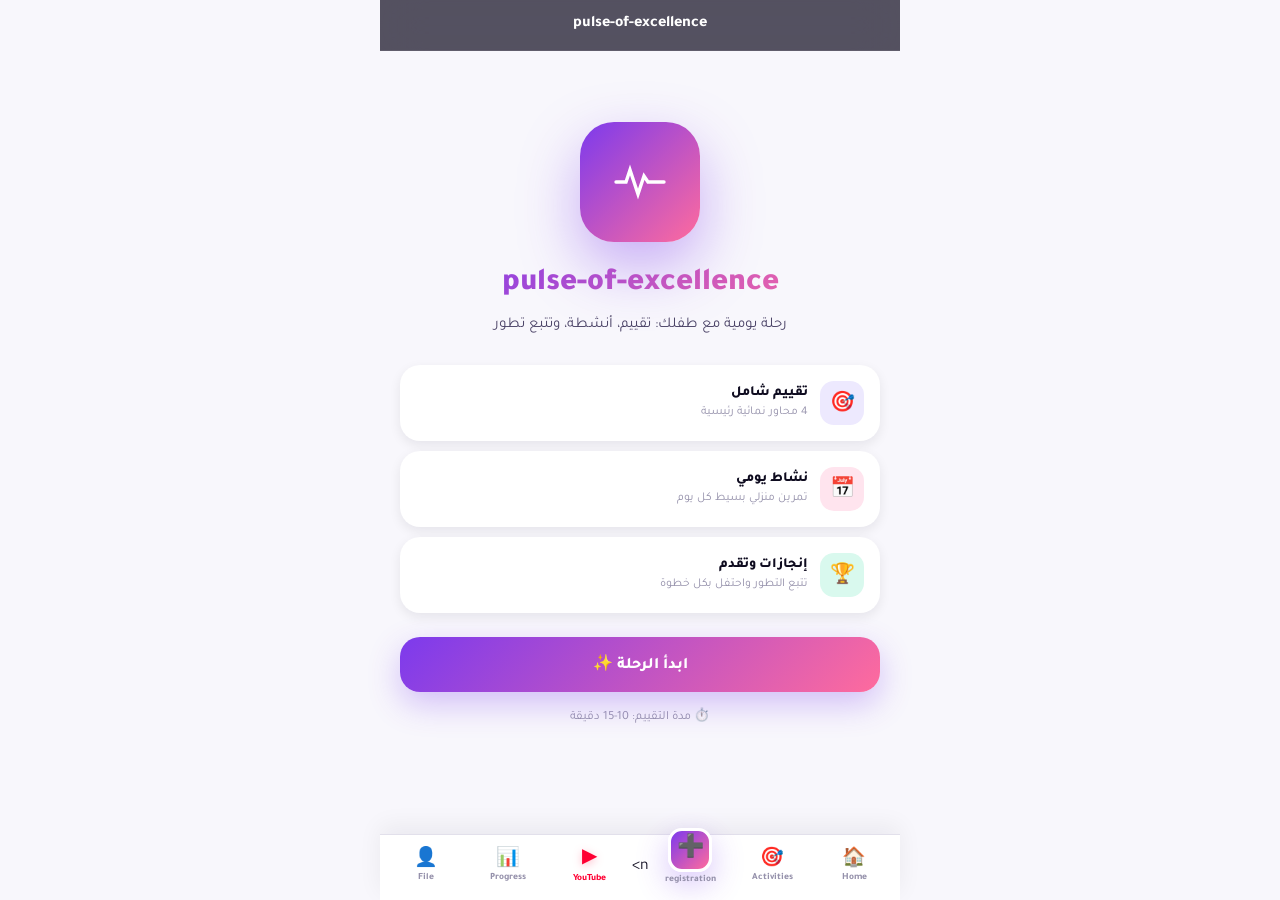
<file: en.html>
<!DOCTYPE html>
<html lang="en" dir="rtl">
<head>
<meta charset="UTF-8">
<meta name="viewport" content="width=device-width,initial-scale=1,viewport-fit=cover">
<meta name="theme-color" content="#0F0B1F" id="themeColor">
<meta name="apple-mobile-web-app-capable" content="yes">
<meta name="apple-mobile-web-app-title" content="pulse-of-excellence">
<title>pulse-of-excellence</title>
<link rel="manifest" href="manifest.json">
<link rel="icon" href="icons/icon-192.png">
<link rel="apple-touch-icon" href="icons/icon-192.png">
<link rel="preconnect" href="https://fonts.googleapis.com">
<link rel="preconnect" href="https://fonts.gstatic.com" crossorigin>
<link href="https://fonts.googleapis.com/css2?family=Tajawal:wght@400;500;700;800;900&family=Nunito:wght@600;700;800&display=swap" rel="stylesheet">
<link rel="stylesheet" href="assets/app.css">
<script>window.APP_LANG='en';</script>

  <!-- Google Analytics -->
    <script async src="https://www.googletagmanager.com/gtag/js?id=G-FNMM52MDH1"></script>

    <script>
        window.dataLayer = window.dataLayer || [];

        function gtag() {
            dataLayer.push(arguments);
        }

        gtag('js', new Date());
        gtag('config', 'G-FNMM52MDH1');
    </script>
  
<!-- Meta Pixel Code -->
<script>
!function(f,b,e,v,n,t,s)
{if(f.fbq)return;n=f.fbq=function(){n.callMethod?
n.callMethod.apply(n,arguments):n.queue.push(arguments)};
if(!f._fbq)f._fbq=n;n.push=n;n.loaded=!0;n.version='2.0';
n.queue=[];t=b.createElement(e);t.async=!0;
t.src=v;s=b.getElementsByTagName(e)[0];
s.parentNode.insertBefore(t,s)}(window, document,'script',
'https://connect.facebook.net/en_US/fbevents.js');
fbq('init', '2581358429048085');
fbq('track', 'PageView');
</script>
<noscript><img height="1" width="1" style="display:none"
src="https://www.facebook.com/tr?id=2581358429048085&ev=PageView&noscript=1"
/></noscript>
<!-- End Meta Pixel Code -->
  
</head>
<body>

<div id="app">

  <header class="topbar" id="topbar">
    <button class="tb-btn hidden" id="backBtn" aria-label="Back">←</button>
    <h1 class="tb-title" id="topTitle"> pulse-of-excellence</h1>
    
  </header>

  <main class="main">

  <!-- WELCOME -->
<section class="screen active" id="screen-welcome">
  <div style="flex:1;display:flex;flex-direction:column;justify-content:center;text-align:center;padding:20px 4px">
    <div style="width:120px;height:120px;margin:0 auto 24px;border-radius:34px;background:linear-gradient(135deg,#7C3AED 0%,#FF6B9D 100%);box-shadow:0 24px 60px rgba(124,58,237,.4);display:flex;align-items:center;justify-content:center">
      <svg viewBox="0 0 64 64" width="64" height="64" fill="none" stroke="#fff" stroke-width="3.4" stroke-linecap="round"><path d="M8 32h10l4-12 8 24 6-18 4 6h16"/></svg>
    </div>
    <h1 id="welcomeTitle" style="font-size:32px;font-weight:900;line-height:1.15;margin-bottom:10px;background:linear-gradient(135deg,#7C3AED 0%,#FF6B9D 100%);-webkit-background-clip:text;background-clip:text;-webkit-text-fill-color:transparent">نبض التميّز</h1>
    <p style="font-size:15px;color:var(--t2);line-height:1.6;margin-bottom:28px">رحلة يومية مع طفلك: تقييم، أنشطة، وتتبع تطور</p>
    <div style="display:flex;flex-direction:column;gap:10px;margin-bottom:24px;text-align:start">
      <button class="welcome-card" type="button" data-goto="child">
        <div class="wc-icon" style="background:#EDE9FE">🎯</div>
        <div class="wc-body">
          <div class="wc-title">تقييم شامل</div>
          <div class="wc-sub">4 محاور نمائية رئيسية</div>
        </div>
      </button>
      <button class="welcome-card" type="button" data-goto="activities">
        <div class="wc-icon" style="background:#FFE4EE">📅</div>
        <div class="wc-body">
          <div class="wc-title">نشاط يومي</div>
          <div class="wc-sub">تمرين منزلي بسيط كل يوم</div>
        </div>
      </button>
      <button class="welcome-card" type="button" data-goto="progress">
        <div class="wc-icon" style="background:#D9F9EE">🏆</div>
        <div class="wc-body">
          <div class="wc-title">إنجازات وتقدم</div>
          <div class="wc-sub">تتبع التطور واحتفل بكل خطوة</div>
        </div>
      </button>
    </div>
    <button class="btn primary" id="startBtn">ابدأ الرحلة ✨</button>
    <p class="mu mt">⏱️ مدة التقييم: 10-15 دقيقة</p>
  </div>
</section>

    <!-- CHILD -->
    <section class="screen" id="screen-child">
      <h2 style="font-size:24px;font-weight:900;margin:6px 4px 4px">Child's information</h2>
      <p class="mu" style="margin:0 4px 20px">We will customize the experience according to his age.
</p>
      <div class="field"><label>👶 Child's name (optional)
</label><input type="text" id="childName" maxlength="30" placeholder="Example: Joseph"></div>
      <div class="field"><label>🎂 Age in years *</label>
        <select id="childAge">
          <option value="">Choose age</option>
          <option value="3">3</option><option value="4">4</option><option value="5">5</option>
          <option value="6">6</option><option value="7">7</option><option value="8">8</option>
          <option value="9">9</option><option value="10">10</option><option value="11">11</option>
          <option value="12">12</option>
        </select>
      </div>
      <div class="field"><label>⚧ Gender (Optional)</label>
        <div class="chips" id="genderChips">
          <button class="chip" data-v="male">👦 child</button>
          <button class="chip" data-v="female">👧 girl</button>
        </div>
      </div>
      <div class="sp"></div>
      <button class="btn primary mt" id="toQuestions" disabled>Follow-up to the evaluation ←</button>
    </section>

    <!-- QUESTIONS -->
<section class="screen" id="screen-questions">
  <div class="pbar-wrap">
    <div class="pbar-info"><span id="qProgressText">1 / 34</span><span class="pct" id="qPercent">3<small>%</small></span></div>
    <div class="pbar"><div class="pbar-fill" id="qProgressFill"></div></div>
  </div>
  <div id="qContainer"></div>
  <div class="quiz-nav">
    <button class="btn light" id="qPrevBtn" style="flex:0 0 auto;width:auto;padding:14px 22px">←</button>
    <button class="btn primary" id="qNextBtn" disabled style="flex:1">التالي</button>
  </div>
</section>

    <!-- RESULTS -->
    <section class="screen" id="screen-results">
      <div class="hero">
        <div class="ring">
          <svg width="170" height="170" viewBox="0 0 170 170">
            <defs><linearGradient id="ringGrad" x1="0%" y1="0%" x2="100%" y2="100%"><stop offset="0%" stop-color="#C4B5FD"/><stop offset="50%" stop-color="#FF6B9D"/><stop offset="100%" stop-color="#06D6A0"/></linearGradient></defs>
            <circle class="bg" cx="85" cy="85" r="72" stroke-width="13"/>
            <circle class="fg" id="ringFg" cx="85" cy="85" r="72" stroke-width="13" stroke-dasharray="452" stroke-dashoffset="452"/>
          </svg>
          <div class="center"><div class="num" id="overallPct">0%</div><div class="lbl">نبض التميّز</div></div>
        </div>
        <div class="badge"><span class="dot"></span><span id="overallBadge">—</span></div>
      </div>
      <div class="notice">
        <span class="ic">📌</span>
        <div><strong>Methodological note:</strong> "This score reflects the level at which skills appear in your child's current environment. It is neither a medical diagnosis nor a comparison to peers."</div>
      </div>
      <div class="sec-title">The four axes</div>
      <div id="domainResults"></div>
      <div class="sec-title">Subdomains</div>
      <div id="subdomainResults"></div>
      <div class="sp"></div>
      <button class="btn primary mt" id="startCompanion">🚀 Subdomains</button>
    </section>

    <!-- HOME -->
    <section class="screen" id="screen-home">
      <div class="home-hero">
        <div class="home-top">
          <div><div class="greet" id="greetText">—</div><div class="name" id="childNameHome">—</div></div>
          <div class="streak"><span class="flame">🔥</span><div style="display:flex;flex-direction:column;align-items:center"><span class="n" id="streakNum">0</span><span class="lbl">يوم</span></div></div>
        </div>
        <div class="mood-widget">
          <div class="q">💭 How is your child today?</div>
          <div class="mood-chips" id="moodChips">
            <button class="mood-chip" data-m="5">🤩</button>
            <button class="mood-chip" data-m="4">😊</button>
            <button class="mood-chip" data-m="3">😐</button>
            <button class="mood-chip" data-m="2">😔</button>
            <button class="mood-chip" data-m="1">😤</button>
          </div>
        </div>
      </div>
      <div class="sec-title">🎯 Daily activity</div>
      <div id="todayCard"></div>
      <div class="sec-title">📊 Progress of the week</div>
      <div class="week-card">
        <div class="week-head"><span id="weekLabel">—</span><span class="pct" id="weekPct">0%</span></div>
        <div class="week-dots" id="weekDots"></div>
      </div>
      <div class="sec-title">📈 Quick summary</div>
      <div class="quick-stats">
        <div class="stat"><div class="ic">🎯</div><div class="v" id="statActivities">0</div><div class="l">Quick summary</div></div>
        <div class="stat"><div class="ic">🔥</div><div class="v" id="statLongest">0</div><div class="l">The longest chain</div></div>
        <div class="stat"><div class="ic">🏆</div><div class="v" id="statAch">0</div><div class="l">completion</div></div>
      </div>
    </section>

    <!-- TODAY DETAIL -->
    <section class="screen" id="screen-today"><div id="todayDetail"></div></section>

    <!-- ACTIVITIES -->
    <section class="screen" id="screen-activities">
      <h2 style="font-size:24px;font-weight:900;margin:6px 4px 4px">Activities library</h2>
      <p class="mu" style="margin:0 4px 16px">Available home activities</p>
      <div class="chips" style="margin-bottom:14px;overflow-x:auto;flex-wrap:nowrap;padding-bottom:4px" id="actFilters">
        <button class="chip active" data-f="all">الكل</button>
        <button class="chip" data-f="emotional">💗 Emotional </button>
        <button class="chip" data-f="cognitive">🧠 mental</button>
        <button class="chip" data-f="behavioral">🎯 Behavioral </button>
        <button class="chip" data-f="skills">🤝 Skilled </button>
      </div>
      <div id="actsList"></div>
    </section>

    <!-- PROGRESS -->
    <section class="screen" id="screen-progress">
      <div class="prog-hero">
        <div class="big" id="progressStreak">0</div>
        <div class="lbl">🔥Consecutive days</div>
        <div class="sub" id="progressSub">—</div>
      </div>
      <div class="chart-card"><h4>📅 Last 7 days </h4><div class="bars" id="weeklyChart"></div></div>
      <div class="chart-card"><h4>🏆 Achievements </h4><div class="ach-grid" id="achGrid"></div></div>
    </section>

    <!-- PROFILE -->
    <section class="screen" id="screen-profile">
      <h2 style="font-size:24px;font-weight:900;margin:6px 4px 4px">User Profile</h2>
      <p class="mu" style="margin:0 4px 16px">Settings and Data</p>
      <div class="profile-head">
        <div class="av" id="profileAvatar">👶</div>
        <h3 id="profileName">—</h3>
        <p id="profileMeta">—</p>
      </div>
      <div class="sec-title">⚙️ Settings</div>
      <div class="settings">
        <div class="set-row"><div><div class="lbl">🌙 Dark Theme</div><div class="sub">Comfortable night use</div></div><button class="toggle" id="darkToggle">—</button></div>
        <div class="set-row"><div><div class="lbl">🌐 language</div><div class="sub">Translation / English</div></div><a class="toggle on" href="en.html">EN →</a></div>
        <div class="set-row"><div><div class="lbl">🔊 Sounds</div><div class="sub">Notifications and Alerts</div></div><button class="toggle" id="soundToggle">—</button></div>
      </div>
      <div class="sec-title">🔄 repetition</div>
      <div class="settings">
        <div class="set-row" style="cursor:pointer" id="reassessRow"><div><div class="lbl">revaluation</div><div class="sub">Start a new assessment</div></div><span style="font-size:20px">→</span></div>
        <div class="set-row" style="cursor:pointer" id="resetRow"><div><div class="lbl" style="color:#E11D74">Erase all data</div><div class="sub">Permanent deletion</div></div><span style="font-size:20px">🗑️</span></div>
      </div>
      <p class="mu" style="text-align:center;margin-top:20px">Release: <span id="versionText">1.0.0</span></p>
    </section>

  </main>

  <nav class="nav" id="nav">
    <button data-go="home"><span class="nav-ic">🏠</span><span>Home</span></button>
    <button data-go="activities"><span class="nav-ic">🎯</span><span>Activities</span></button>
    <button class="nav-center" id="navCenter"><span class="nav-ic">➕</span><span>registration</span></button>
    n>
  <a class="nav-youtube" id="navYouTube" href="https://youtube.com/playlist?list=YOUR_PLAYLIST_ID" target="_blank" rel="noopener">
    <span class="nav-ic">▶️</span>
    <span>YouTube</span>
  </a>
    <button data-go="progress"><span class="nav-ic">📊</span><span>Progress</span></button>
    <button data-go="profile"><span class="nav-ic">👤</span><span>File</span></button>
  </nav>

</div>

<!-- LOG MODAL -->
<div class="modal" id="logModal">
  <div class="modal-sheet">
    <div class="grip"></div>
    <h3>Log today's activity</h3>
    <p class="sub" id="logActivityName">—</p>
    <div style="font-size:13px;font-weight:800;color:var(--t2);margin-bottom:10px">How was the experience?؟</div>
    <div class="mood-row" id="logMoodRow">
      <button class="mood-opt" data-m="5">🤩<span>excellent</span></button>
      <button class="mood-opt" data-m="4">😊<span>good</span></button>
      <button class="mood-opt" data-m="3">😐<span>normal</span></button>
      <button class="mood-opt" data-m="2">😔<span>difficult</span></button>
      <button class="mood-opt" data-m="1">😤<span>It did not succeed.</span></button>
    </div>
    <div class="field"><label>📝 Note (optional)</label><textarea id="logNote" maxlength="200" placeholder="comments..."></textarea></div>
    <div style="display:flex;gap:10px;margin-top:10px">
      <button class="btn light" id="cancelLog" style="flex:0 0 auto;padding:14px 20px">cancellation</button>
      <button class="btn primary" id="confirmLog" style="flex:1">save 🎉</button>
    </div>
  </div>
</div>

<div class="toast" id="toast"></div>

<script src="assets/shared.js" defer></script>
<script src="assets/app.js" defer></script>

<script src="https://accounts.google.com/gsi/client" async defer></script>
<script>
(function(){
"use strict";

var COURSE_ID="2";
var APPS_URL="https://script.google.com/macros/s/AKfycbwCFqtOlOTelywXQ4Ja1zftLIcAsqLzlri9ynIj9435wILiWnfrAx7zAQ1wi3Wqh6dg/exec";
var CLIENT_ID="99138672450-fsi9nj2qpu13njt6rqdbhko3m4iu283c.apps.googleusercontent.com";
var WA="249915886600";
var TG="https://t.me/Herocourses";
var GUMROAD="https://hero1.gumroad.com/l/nabdh";
var PRICE="";
var OFFER="";

var K_DEV_ID="hero_dev_id_"+COURSE_ID;
var K_DEV_SEC="hero_dev_sec_"+COURSE_ID;
var K_LICENSE_CACHE = "hero_lic_cache_" + COURSE_ID;
var K_TRIAL_CACHE   = "hero_trial_cache_" + COURSE_ID;
var K_PURCHASE_FLAG = "hero_purchase_" + COURSE_ID;
var _pendingDOM=[],_allowDOM=false;
var _origAdd=document.addEventListener.bind(document);
document.addEventListener=function(t,f,o){
  if(t==='DOMContentLoaded'&&!_allowDOM){_pendingDOM.push({fn:f,opts:o});return;}
  return _origAdd(t,f,o);
};

/* ========== كشف id_token القادم من OAuth Redirect ========== */
var _earlyIdToken = null;
(function(){
  try {
    if (location.hash && location.hash.indexOf('id_token=') !== -1) {
      var _params = new URLSearchParams(location.hash.substring(1));
      _earlyIdToken = _params.get('id_token');
      history.replaceState(null, '', location.pathname + location.search);
    }
  } catch(e) {}
})();

function isNotExpiredClient(raw) {
  if (!raw) return true;
  var str = String(raw).trim();
  if (str === '') return true;
  var m = str.match(/^(\d{4})[-.\/](\d{1,2})[-.\/](\d{1,2})/);
  if (m) return new Date(+m[1], +m[2]-1, +m[3], 23, 59, 59).getTime() >= Date.now();
  m = str.match(/^(\d{1,2})[-.\/](\d{1,2})[-.\/](\d{4})/);
  if (m) return new Date(+m[3], +m[2]-1, +m[1], 23, 59, 59).getTime() >= Date.now();
  var fb = new Date(str);
  if (!isNaN(fb.getTime())) return fb.getTime() >= Date.now();
  return false;
}

function getCachedLicense() {
  try {
    var raw = localStorage.getItem(K_LICENSE_CACHE);
    if (!raw) return null;
    var lic = JSON.parse(raw);
    if (!lic) return null;
    if (lic.expires && !isNotExpiredClient(lic.expires)) return null;
    if (lic.next_check) {
      var nc = new Date(lic.next_check).getTime();
      if (!isNaN(nc) && nc < Date.now()) return null;
    }
    return lic;
  } catch(e) { return null; }
}
function saveLicenseCache(lic) { try { localStorage.setItem(K_LICENSE_CACHE, JSON.stringify(lic)); } catch(e) {} }
function clearLicenseCache() { try { localStorage.removeItem(K_LICENSE_CACHE); } catch(e) {} }
function getCachedTrial() {
  try {
    var raw = localStorage.getItem(K_TRIAL_CACHE);
    if (!raw) return null;
    var tr = JSON.parse(raw);
    if (!tr || !tr.expires_at) return null;
    if (new Date(tr.expires_at).getTime() > Date.now()) return tr;
    return null;
  } catch(e) { return null; }
}
function saveTrialCache(tr) { try { localStorage.setItem(K_TRIAL_CACHE, JSON.stringify(tr)); } catch(e) {} }
function hasPurchasedBefore() { try { return localStorage.getItem(K_PURCHASE_FLAG) === '1'; } catch(e) { return false; } }
function markPurchased() { try { localStorage.setItem(K_PURCHASE_FLAG, '1'); } catch(e) {} }

function _releaseDOM(){
  _allowDOM=true;
  _pendingDOM.forEach(function(p){try{p.fn.call(document,new Event('DOMContentLoaded'));}catch(e){}});
  _pendingDOM=[];
}

var _checking=false;
var _gisInitialized=false;

function bytesToB64(b){var s='',i=0;for(;i<b.length;i++)s+=String.fromCharCode(b[i]);return btoa(s);}

function getOrCreateDevice(){
  var id=localStorage.getItem(K_DEV_ID);
  var sec=localStorage.getItem(K_DEV_SEC);
  if(!id||!sec){
    id=(crypto.randomUUID?crypto.randomUUID():'d-'+Date.now()+'-'+Math.random().toString(36).slice(2));
    var rnd=new Uint8Array(32);crypto.getRandomValues(rnd);
    sec=bytesToB64(rnd);
    try{localStorage.setItem(K_DEV_ID,id);localStorage.setItem(K_DEV_SEC,sec);}catch(e){}
  }
  return {id:id,secret:sec};
}

function addWatermark(lic){
  var o=document.getElementById('hero-wm');if(o)o.remove();
  if(!lic)return;
  var w=document.createElement('div');w.id='hero-wm';
  w.style.cssText='position:fixed;bottom:10px;right:20px;z-index:99999;background:rgba(0,0,0,0.55);color:#facc15;padding:6px 14px;border-radius:20px;font-size:13px;font-weight:600;font-family:Arial;direction:rtl;backdrop-filter:blur(4px);border:1px solid rgba(255,255,255,0.1);pointer-events:none;opacity:0.75';
  w.textContent='🔐 Licensed to: '+(lic.customer||'Customer')+' | '+(lic.phone||'')+' | '+(lic.email||'');
  document.body.appendChild(w);
}

function showLoading(msg){
  var old=document.getElementById('hero-loading');if(old)old.remove();
  var d=document.createElement('div');d.id='hero-loading';
  d.style.cssText='position:fixed;inset:0;z-index:999999;background:#0f172a;display:flex;align-items:center;justify-content:center;flex-direction:column;color:#facc15;font-family:Segoe UI;direction:rtl';
  d.innerHTML='<div style="font-size:48px;margin-bottom:16px">⏳</div><div style="font-size:16px">'+(msg||'Verifying...')+'</div>';
  document.body.appendChild(d);
}
function hideLoading(){ var d=document.getElementById('hero-loading');if(d)d.remove(); }

function showBlockScreen(title,msg,showContact){
  hideLoading();
  var old=document.getElementById('hero-block');if(old)old.remove();
  var d=document.createElement('div');d.id='hero-block';
  d.style.cssText='position:fixed;inset:0;z-index:999998;background:#0f172a;display:flex;align-items:center;justify-content:center;font-family:Segoe UI,Tahoma;padding:24px;direction:rtl';
  var html='<div style="background:#fff;border-radius:24px;padding:32px 28px;max-width:500px;width:100%;text-align:center;box-shadow:0 20px 60px rgba(0,0,0,0.5)">';
  html+='<h2 style="margin:0 0 12px;font-size:22px;color:#1a2634">'+title+'</h2>';
  html+='<p style="color:#475569;font-size:15px;line-height:1.8;margin-bottom:24px">'+msg+'</p>';
  if(showContact!==false){
    html+='<div style="display:flex;gap:10px;flex-wrap:wrap;justify-content:center">';
    html+='<a href="https://wa.me/'+WA+'" target="_blank" style="background:#25D366;color:#fff;padding:12px 24px;border-radius:30px;text-decoration:none;font-weight:700">📱 WhatsApp</a>';
    if(TG) html+='<a href="'+TG+'" target="_blank" style="background:#0088cc;color:#fff;padding:12px 24px;border-radius:30px;text-decoration:none;font-weight:700">💬 Telegram</a>';
    html+='</div>';
  }
  html+='<button id="hero-retry" style="margin-top:20px;background:transparent;border:2px solid #94a3b8;color:#475569;padding:8px 24px;border-radius:30px;font-weight:600;cursor:pointer">🔄 Try again</button>';
  html+='</div>';
  d.innerHTML=html;
  document.body.appendChild(d);
  var retry=document.getElementById('hero-retry');
  if(retry) retry.onclick=function(){location.reload();};
}

/* =========================================================
   واجهة موحدة: بطاقة الدفع + التواصل (تُستخدم في كل الشاشات)
   ========================================================= */
function buildPaymentCard(){
  var html = '';

  /* شارة العرض */
  if(OFFER){
    html+='<div style="display:inline-block;background:linear-gradient(135deg,#fef3c7,#fde68a);color:#92400e;padding:6px 18px;border-radius:20px;font-size:12px;font-weight:800;margin-bottom:14px;border:1px solid #fcd34d">✨ '+OFFER+'</div>';
  }

  /* صندوق السعر */
  if(PRICE){
    html+='<div style="background:#f8fafc;border:2px dashed #cbd5e1;border-radius:16px;padding:16px;margin-bottom:16px">';
    html+='<div style="color:#64748b;font-size:12px;margin-bottom:4px">Full license price
</div>';
    html+='<div style="color:#1a2634;font-size:26px;font-weight:800">'+PRICE+'</div>';
    html+='<div style="color:#94a3b8;font-size:11px;margin-top:6px">One payment • No monthly subscription
</div>';
    html+='</div>';
  }

  /* زر Gumroad */
  if(GUMROAD){
    html+='<a href="'+GUMROAD+'" target="_blank" rel="noopener" id="hero-buy" style="display:block;background:linear-gradient(135deg,#ff90e8,#ff5ab7);color:#fff;padding:15px 20px;border-radius:14px;text-decoration:none;font-weight:800;font-size:16px;box-shadow:0 8px 22px rgba(255,90,183,0.35);margin-bottom:10px">💳 اشترِ الآن عبر Gumroad</a>';
    html+='<p style="color:#94a3b8;font-size:12px;line-height:1.6;margin-bottom:14px">After completing the payment, press the WhatsApp/Telegram button and send the order number to activate your account.
.</p>';
  }

  /* فاصل */
  html+='<div style="display:flex;align-items:center;gap:10px;color:#cbd5e1;font-size:12px;margin:14px 0 12px">';
  html+='<div style="flex:1;height:1px;background:#e2e8f0"></div>';
  html+='<span>'+(GUMROAD?'Or contact technical support directly": "Contact us for activation')+'</span>';
  html+='<div style="flex:1;height:1px;background:#e2e8f0"></div>';
  html+='</div>';

  /* أزرار التواصل */
  html+='<div style="display:flex;gap:10px;flex-wrap:wrap;justify-content:center">';
  html+='<a href="https://wa.me/'+WA+'?text='+encodeURIComponent('Hello, I would like to activate app number '+COURSE_ID)+'" target="_blank" style="background:#25D366;color:#fff;padding:12px 22px;border-radius:30px;text-decoration:none;font-weight:700;flex:1;min-width:130px;font-size:14px">📱 WhatsApp</a>';
  if(TG) html+='<a href="'+TG+'" target="_blank" style="background:#0088cc;color:#fff;padding:12px 22px;border-radius:30px;text-decoration:none;font-weight:700;flex:1;min-width:130px;font-size:14px">💬 Telegram</a>';
  html+='</div>';

  /* رسالة "اشتريت بالفعل" */
  if(GUMROAD){
    html+='<div id="hero-purchased-msg" style="display:'+(hasPurchasedBefore()?'block':'none')+';margin-top:12px;background:#dcfce7;color:#166534;padding:10px 14px;border-radius:10px;font-size:13px;font-weight:600">✅Your order has been saved. Please contact us via WhatsApp/Telegram with your order number.
.</div>';
  }

  return html;
}

function bindPaymentCard(){
  var buyBtn = document.getElementById('hero-buy');
  if(buyBtn){
    buyBtn.addEventListener('click', function(){
      markPurchased();
      var pm = document.getElementById('hero-purchased-msg');
      if(pm) pm.style.display = 'block';
    });
  }
}

function showOfferScreen(opts){
  opts = opts || {};
  var title = opts.title || '🔓 Activate Now';
  var msg   = opts.msg   || 'To obtain the full license, choose the appropriate activation method.
.';
  hideLoading();
  var old=document.getElementById('hero-block');if(old)old.remove();
  var old2=document.getElementById('hero-offer');if(old2)old2.remove();
  var old3=document.getElementById('hero-signin');if(old3)old3.remove();

  var d=document.createElement('div');d.id='hero-offer';
  d.style.cssText='position:fixed;inset:0;z-index:999998;background:linear-gradient(135deg,#0f172a,#1e293b);display:flex;align-items:center;justify-content:center;font-family:Segoe UI,Tahoma;padding:20px;direction:rtl;overflow-y:auto';

  var html='<div style="background:#fff;border-radius:24px;padding:30px 26px;max-width:520px;width:100%;text-align:center;box-shadow:0 20px 60px rgba(0,0,0,0.5);margin:auto">';
  html+='<h2 style="margin:0 0 8px;font-size:23px;color:#1a2634">'+title+'</h2>';
  html+='<p style="color:#475569;font-size:14px;line-height:1.8;margin-bottom:20px">'+msg+'</p>';
  html+=buildPaymentCard();
  html+='<button id="hero-retry" style="margin-top:18px;background:transparent;border:none;color:#64748b;padding:8px;font-size:13px;cursor:pointer;text-decoration:underline;font-family:inherit">🔄 تحقق من التفعيل بعد الشراء</button>';
  html+='</div>';
  d.innerHTML=html;
  document.body.appendChild(d);

  bindPaymentCard();

  var retry=document.getElementById('hero-retry');
  if(retry) retry.onclick=function(){location.reload();};
}

var _trialInterval=null;
function showTrialCard(expiresAt){
  var old=document.getElementById('hero-trial');if(old)old.remove();
  if(_trialInterval){clearInterval(_trialInterval);_trialInterval=null;}
  var c=document.createElement('div');c.id='hero-trial';
  c.style.cssText='position:fixed;bottom:20px;left:20px;z-index:99999;background:#1e293b;color:#facc15;padding:10px 16px;border-radius:12px;font-size:14px;font-family:Arial;box-shadow:0 4px 15px rgba(0,0,0,0.3);direction:ltr';
  document.body.appendChild(c);
  var btn=document.createElement('button');
  btn.id='hero-buy-btn';
  btn.textContent='🔑 Activate / Buy';
  btn.style.cssText='position:fixed;bottom:20px;right:20px;z-index:99999;background:#facc15;color:#0f172a;border:none;padding:12px 24px;border-radius:40px;font-weight:700;font-size:16px;box-shadow:0 4px 20px rgba(0,0,0,0.2);cursor:pointer;font-family:inherit';
  btn.onclick=function(){ showOfferScreen({title:'🔓 Activate now', msg:'Don't lose your progress! Activate the full license and continue from where you left off.
.'}); };
  document.body.appendChild(btn);
  function tick(){
    var r=Math.max(0,(new Date(expiresAt).getTime()-Date.now())/1000);
    if(r<=0){
      c.textContent='⏰ Trial finished';
      c.style.background='#b00020';
      clearInterval(_trialInterval);
      setTimeout(function(){ showOfferScreen({title:'⏰ The trial period has expired', msg:'The trial period has expired. Activate the full license to continue.'}); },1500);
      return;
    }
    var d=Math.floor(r/86400),h=Math.floor((r%86400)/3600),m=Math.floor((r%3600)/60),s=Math.floor(r%60);
    c.textContent='⏳The remaining "Trial": '+d+'Day '+h+'Hour '+m+'Minit '+s+'Second';
  }
  tick();
  _trialInterval=setInterval(tick,1000);
}

var _gisCallback = null;

function ensureGisReady(callback, credentialHandler){
  _gisCallback = credentialHandler || onCredential;
  var attempts=0;
  function wait(){
    if(typeof google==='undefined'||!google.accounts||!google.accounts.id){
      attempts++;
      if(attempts<50)return setTimeout(wait,200);
      hideLoading();
      _releaseDOM();
      showBlockScreen('⚠️ Eror','Failed to load Google library .',false);
      return;
    }
    if(!_gisInitialized){
      try {
        google.accounts.id.initialize({
          client_id:CLIENT_ID,
          callback:function(r){ if(_gisCallback)_gisCallback(r); },
          auto_select:false,
          cancel_on_tap_outside:false,
          use_fedcm_for_prompt:false
        });
        _gisInitialized=true;
      } catch(e) {
        console.warn('GIS initialize failed:', e);
      }
    }
    callback();
  }
  wait();
}

/* ========== الدخول عبر OAuth Redirect (Fallback) ========== */
function fallbackGoogleSignIn(){
  var nonce = Math.random().toString(36).slice(2) + Date.now().toString(36);
  try { sessionStorage.setItem('hero_nonce', nonce); } catch(e){}
  var redirectUri = location.origin + location.pathname;
  var authUrl = 'https://accounts.google.com/o/oauth2/v2/auth?' +
    'client_id=' + encodeURIComponent(CLIENT_ID) +
    '&redirect_uri=' + encodeURIComponent(redirectUri) +
    '&response_type=id_token' +
    '&scope=' + encodeURIComponent('openid email profile') +
    '&nonce=' + nonce +
    '&prompt=select_account';
  location.href = authUrl;
}

/* =========================================================
   شاشة تسجيل الدخول — تحتوي الآن على Gumroad + السعر + التواصل
   ========================================================= */
function showSignInScreen(){
  hideLoading();
  var old=document.getElementById('hero-signin');if(old)old.remove();
  var d=document.createElement('div');d.id='hero-signin';
  d.style.cssText='position:fixed;inset:0;z-index:999998;background:linear-gradient(135deg,#0f172a,#1e293b);display:flex;align-items:center;justify-content:center;font-family:Segoe UI,Tahoma;padding:16px;direction:rtl;overflow-y:auto';

  var html='<div style="background:#fff;border-radius:24px;padding:28px 24px;max-width:520px;width:100%;text-align:center;box-shadow:0 20px 60px rgba(0,0,0,0.4);margin:auto">';

  /* العنوان */
  html+='<h2 style="margin:0 0 8px;font-size:22px;color:#1a2634">🔐Activate the app</h2>';
  html+='<p style="color:#475569;margin-bottom:18px;font-size:14px;line-height:1.7">Log in with your account
 Google To verify your license — or buy now for instant activation.</p>';

  /* زر Google + Fallback */
  html+='<div id="hero-gbtn" style="display:flex;justify-content:center;margin-bottom:12px;min-height:44px"></div>';
  html+='<button id="hero-custom-google" style="display:none;width:100%;max-width:300px;margin:0 auto 12px;background:#fff;color:#3c4043;border:1px solid #dadce0;border-radius:8px;padding:11px 16px;font-family:inherit;font-size:14px;font-weight:600;cursor:pointer;align-items:center;justify-content:center;gap:10px">'+
    '<svg width="18" height="18" viewBox="0 0 48 48" style="flex-shrink:0"><path fill="#EA4335" d="M24 9.5c3.54 0 6.71 1.22 9.21 3.6l6.85-6.85C35.9 2.38 30.47 0 24 0 14.62 0 6.51 5.38 2.56 13.22l7.98 6.19C12.43 13.72 17.74 9.5 24 9.5z"/><path fill="#4285F4" d="M46.98 24.55c0-1.57-.15-3.09-.38-4.55H24v9.02h12.94c-.58 2.96-2.26 5.48-4.78 7.18l7.73 6c4.51-4.18 7.09-10.36 7.09-17.65z"/><path fill="#FBBC05" d="M10.53 28.59c-.48-1.45-.76-2.99-.76-4.59s.27-3.14.76-4.59l-7.98-6.19C.92 16.46 0 20.12 0 24c0 3.88.92 7.54 2.56 10.78l7.97-6.19z"/><path fill="#34A853" d="M24 48c6.48 0 11.93-2.13 15.89-5.81l-7.73-6c-2.15 1.45-4.92 2.3-8.16 2.3-6.26 0-11.57-4.22-13.47-9.91l-7.98 6.19C6.51 42.62 14.62 48 24 48z"/></svg>'+
    '<span>Log in with an account
 Google</span>'+
  '</button>';
  html+='<div id="hero-login-msg" style="color:#b00020;font-size:13px;min-height:18px;margin-bottom:8px"></div>';

  /* فاصل */
  html+='<div style="display:flex;align-items:center;gap:10px;color:#cbd5e1;font-size:12px;margin:14px 0 12px">';
  html+='<div style="flex:1;height:1px;background:#e2e8f0"></div>';
  html+='<span>Or buy now directly
</span>';
  html+='<div style="flex:1;height:1px;background:#e2e8f0"></div>';
  html+='</div>';

  /* بطاقة الدفع الموحدة (Gumroad + السعر + العرض + التواصل) */
  html+=buildPaymentCard();

  html+='</div>';
  d.innerHTML=html;
  document.body.appendChild(d);

  /* ربط الأزرار */
  var customBtn = document.getElementById('hero-custom-google');
  if(customBtn) customBtn.addEventListener('click', fallbackGoogleSignIn);

  bindPaymentCard();

  /* محاولة رسم زر Google الرسمي */
  ensureGisReady(function(){
    try {
      var container = document.getElementById('hero-gbtn');
      if(container && typeof google !== 'undefined' && google.accounts && google.accounts.id){
        google.accounts.id.renderButton(
          container,
          {theme:'filled_blue',size:'large',text:'signin_with',locale:'ar',width:280}
        );
      }
    } catch(e) { console.warn('renderButton threw:', e); }

    setTimeout(function(){
      var container = document.getElementById('hero-gbtn');
      var iframe = container ? container.querySelector('iframe') : null;
      if(!iframe || (iframe.offsetWidth === 0 && iframe.offsetHeight === 0)){
        console.warn('GIS button did not render — showing fallback');
        if(container) container.style.display = 'none';
        var fb = document.getElementById('hero-custom-google');
        if(fb) fb.style.display = 'inline-flex';
      }
    }, 1500);
  });
}

function onCredential(response){
  if(_checking)return;
  if(!response||!response.credential)return;
  _checking=true;

  var msg=document.getElementById('hero-login-msg');
  if(msg){msg.style.color='#3b82f6';msg.textContent='⏳ verification in progress...';}

  var dev=getOrCreateDevice();

  fetch(APPS_URL,{
    method:'POST',
    headers:{'Content-Type':'text/plain;charset=utf-8'},
    body:JSON.stringify({
      action:'check',
      id_token:response.credential,
      device_id:dev.id,
      device_secret:dev.secret,
      course_id:COURSE_ID
    })
  })
  .then(function(r){return r.json();})
  .then(function(data){
    _checking=false;
    if(!data.ok){
      var errMap={'invalid_token':'Failed to verify.','missing_params':'Missing data.'};
      if(msg){msg.style.color='#b00020';msg.textContent='❌ '+(errMap[data.error]||data.message||'Error');}
      return;
    }
    var signIn=document.getElementById('hero-signin');
    if(signIn)signIn.remove();
    applyStatus(data);
  })
  .catch(function(err){
    _checking=false;
    if(msg){msg.style.color='#b00020';msg.textContent='❌ Connection Failed: '+err.message;}
  });
}

function applyStatus(data) {
  hideLoading();
  if (data.status === 'licensed') {
    saveLicenseCache(data.license);
    addWatermark(data.license);
    _releaseDOM();
    return;
  }
  if (data.status === 'trial') {
    saveTrialCache(data.trial);
    _releaseDOM();
    showTrialCard(data.trial.expires_at);
    return;
  }
  if (data.status === 'needs_purchase') {
  window.CURRENT_GOOGLE_EMAIL = data.email || '';
  _releaseDOM();
  showClaimScreen();
  return;
  }
  if (data.status === 'trial_expired') {
    try { localStorage.removeItem(K_TRIAL_CACHE); } catch(e){}
    _releaseDOM();
    showOfferScreen({title:'⏰ trial finished', msg:'اThe trial period has ended. Activate the full license to continue from where you left off.'});
    return;
  }
  if (data.status === 'device_limit') {
    _releaseDOM();
    showBlockScreen('📱 • You have reached the maximum number of devices / Maximum devices reached.
 ('+(data.limit||3)+'). Contact management
.',true);
    return;
  }
  _releaseDOM();
  showBlockScreen('⚠️Error: An unexpected error occurred. Please try again.',true);
}

function quickRecheck(oldLic){
  var dev = getOrCreateDevice();
  showLoading('License verification in progress
...');
  fetch(APPS_URL, {
    method: 'POST',
    headers: { 'Content-Type': 'text/plain;charset=utf-8' },
    body: JSON.stringify({
      action: 'quick_check',
      device_id: dev.id,
      device_secret: dev.secret,
      course_id: COURSE_ID
    })
  })
  .then(function(r){ return r.json(); })
  .then(function(data){
    if (data.ok && data.status === 'licensed') {
      saveLicenseCache(data.license);
      hideLoading();
      addWatermark(data.license);
      _releaseDOM();
      return;
    }
    clearLicenseCache();
    _fullSignInFlow();
  })
  .catch(function(err){
    console.warn('quick_check failed:', err.message);
    hideLoading();
    addWatermark(oldLic);
    _releaseDOM();
  });
}

function boot(){
  /* 0. عودة من OAuth Redirect مع id_token */
  if (_earlyIdToken) {
    console.log('🔑 Return from OAuth — handling id_token');
    showLoading(' verification in progress
...');
    _releaseDOM();
    setTimeout(function(){ onCredential({ credential: _earlyIdToken }); }, 300);
    return;
  }

  /* 1. ترخيص مخزّن ساري؟ */
  var lic = getCachedLicense();
  if (lic) {
    console.log('✅Stored license — status Offline');
    addWatermark(lic);
    _releaseDOM();
    return;
  }

  /* 2. تجربة سارية مخزّنة؟ */
  var cachedTrial = getCachedTrial();
  if (cachedTrial) {
    console.log('✅Valid experiment — setting
 Offline');
    _releaseDOM();
    showTrialCard(cachedTrial.expires_at);
    return;
  }

  /* 3. سبق التفعيل؟ → quick_check */
  var hasDevice = !!localStorage.getItem(K_DEV_ID) && !!localStorage.getItem(K_DEV_SEC);
  var dev = getOrCreateDevice();

  if (hasDevice) {
    showLoading('verification in progress...');
    fetch(APPS_URL, {
      method: 'POST',
      headers: { 'Content-Type': 'text/plain;charset=utf-8' },
      body: JSON.stringify({
        action: 'quick_check',
        device_id: dev.id,
        device_secret: dev.secret,
        course_id: COURSE_ID
      })
    })
    .then(function(r){ return r.json(); })
    .then(function(data){
      if (data.ok && data.status === 'licensed') {
        saveLicenseCache(data.license);
        hideLoading();
        addWatermark(data.license);
        _releaseDOM();
        return;
      }
      _fullSignInFlow();
    })
    .catch(function(){ _fullSignInFlow(); });
    return;
  }

  /* 4. أول مرة → Google Sign-in */
  _fullSignInFlow();
}

function _fullSignInFlow() {
  showLoading('verification in progress...');
  ensureGisReady(function(){
    try {
      google.accounts.id.prompt(function(notification){
        setTimeout(function(){
          if (!_checking && document.getElementById('hero-loading')) {
            showSignInScreen();
          }
        }, 2000);
      });
    } catch(e) {
      console.warn('prompt failed:', e);
      showSignInScreen();
    }
  });
}

if(document.readyState==='loading'){
  _origAdd('DOMContentLoaded',boot);
}else{
  boot();
}

})();
</script>

</body>
</html>
</file>
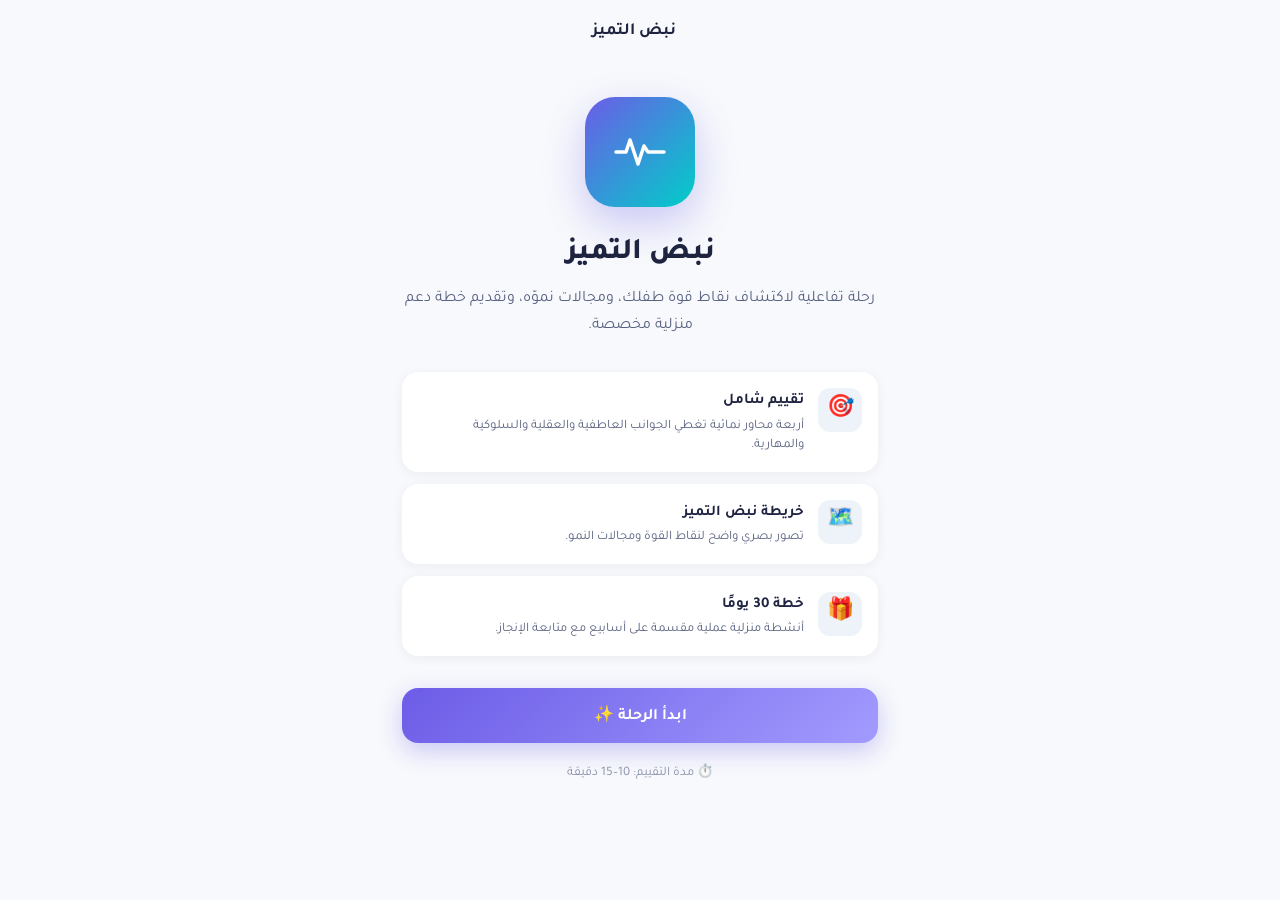
<file: indexold.html>
<!DOCTYPE html>
<html lang="ar" dir="rtl">
<head>
<meta charset="UTF-8">
<meta name="viewport" content="width=device-width,initial-scale=1,viewport-fit=cover">
<meta name="theme-color" content="#6C5CE7">
<meta name="apple-mobile-web-app-capable" content="yes">
<meta name="apple-mobile-web-app-status-bar-style" content="default">
<meta name="apple-mobile-web-app-title" content="نبض التميز">
<title>نبض التميز — رحلة نمو طفلك</title>
<link rel="manifest" href="manifest.json">
<link rel="apple-touch-icon" href="icon-192.png">
<link rel="preconnect" href="https://fonts.googleapis.com">
<link rel="preconnect" href="https://fonts.gstatic.com" crossorigin>
<link href="https://fonts.googleapis.com/css2?family=Tajawal:wght@300;400;500;700;800&display=swap" rel="stylesheet">
<style>
:root{
  --primary:#6C5CE7; --primary-d:#5546c9; --primary-l:#a29bfe;
  --accent:#00CEC9; --accent-2:#FD79A8;
  --emo:#E74C3C; --cog:#3498DB; --beh:#27AE60; --skl:#9B59B6;
  --bg:#F7F9FC; --bg-2:#EEF2F9; --card:#FFFFFF;
  --txt:#1E2340; --txt-2:#5A6382; --txt-3:#8B93AB;
  --line:#E3E8F2; --success:#00B894; --warn:#FDCB6E; --soft:#DFE6F3;
  --shadow:0 8px 32px rgba(30,35,64,.08);
  --shadow-2:0 2px 12px rgba(30,35,64,.06);
  --radius:20px; --radius-s:14px;
  --safe-t:env(safe-area-inset-top); --safe-b:env(safe-area-inset-bottom);
}
*{box-sizing:border-box;margin:0;padding:0;-webkit-tap-highlight-color:transparent}
html,body{height:100%}
body{
  font-family:'Tajawal',system-ui,-apple-system,sans-serif;
  background:var(--bg); color:var(--txt);
  line-height:1.7; font-size:16px;
  overflow-x:hidden;
  -webkit-font-smoothing:antialiased;
}
button{font-family:inherit;cursor:pointer;border:none;background:none;color:inherit}
input,select{font-family:inherit;font-size:inherit}
#app{min-height:100vh;display:flex;flex-direction:column;max-width:520px;margin:0 auto;background:var(--bg);position:relative}

/* ===== Top Bar ===== */
.topbar{
  position:sticky;top:0;z-index:50;
  background:rgba(247,249,252,.92);backdrop-filter:blur(16px);
  padding:calc(var(--safe-t) + 12px) 18px 12px;
  display:flex;align-items:center;gap:12px;
  border-bottom:1px solid transparent;transition:border-color .2s;
}
.topbar.scrolled{border-bottom-color:var(--line)}
.topbar .back{
  width:40px;height:40px;border-radius:50%;
  background:var(--card);box-shadow:var(--shadow-2);
  display:flex;align-items:center;justify-content:center;
  font-size:20px;color:var(--txt);transition:transform .15s;
}
.topbar .back:active{transform:scale(.92)}
.topbar .back.hidden{visibility:hidden}
.topbar h1{font-size:17px;font-weight:700;flex:1;text-align:center;padding-inline-end:40px}
.topbar .install-mini{
  width:40px;height:40px;border-radius:50%;
  background:linear-gradient(135deg,var(--primary),var(--primary-l));
  color:#fff;display:none;align-items:center;justify-content:center;
  font-size:18px;box-shadow:var(--shadow-2);
}
.topbar .install-mini.show{display:flex}

/* ===== Screens ===== */
.screen{display:none;flex:1;flex-direction:column;padding:8px 18px calc(var(--safe-b) + 24px);animation:fade .3s ease}
.screen.active{display:flex}
@keyframes fade{from{opacity:0;transform:translateY(8px)}to{opacity:1;transform:none}}

/* ===== Buttons ===== */
.btn{
  display:flex;align-items:center;justify-content:center;gap:8px;
  width:100%;padding:16px 20px;border-radius:16px;
  font-size:16px;font-weight:700;transition:all .2s;
  background:var(--soft);color:var(--txt);
}
.btn.primary{
  background:linear-gradient(135deg,var(--primary),var(--primary-l));
  color:#fff;box-shadow:0 8px 24px rgba(108,92,231,.32);
}
.btn.primary:active{transform:translateY(1px);box-shadow:0 4px 16px rgba(108,92,231,.32)}
.btn.ghost{background:transparent;color:var(--primary);font-weight:600}
.btn:disabled{opacity:.5;pointer-events:none}
.btn-sm{padding:10px 16px;font-size:14px;border-radius:12px;width:auto}

/* ===== Welcome ===== */
.welcome{flex:1;display:flex;flex-direction:column;justify-content:center;text-align:center;padding:24px 4px}
.logo{
  width:110px;height:110px;border-radius:30px;margin:0 auto 28px;
  background:linear-gradient(135deg,var(--primary),var(--accent));
  display:flex;align-items:center;justify-content:center;
  box-shadow:0 16px 40px rgba(108,92,231,.32);
  animation:pulse 3s ease-in-out infinite;
}
@keyframes pulse{0%,100%{transform:scale(1)}50%{transform:scale(1.04)}}
.logo svg{width:64px;height:64px}
.welcome h2{font-size:30px;font-weight:800;margin-bottom:12px;line-height:1.3;color:var(--txt)}
.welcome .subtitle{font-size:16px;color:var(--txt-2);margin-bottom:32px;line-height:1.7}
.features{display:flex;flex-direction:column;gap:12px;margin-bottom:32px;text-align:right}
.feature{
  display:flex;gap:14px;align-items:flex-start;
  background:var(--card);padding:16px;border-radius:16px;box-shadow:var(--shadow-2);
}
.feature .ic{
  width:44px;height:44px;border-radius:12px;flex-shrink:0;
  display:flex;align-items:center;justify-content:center;font-size:22px;
  background:var(--bg-2);
}
.feature h4{font-size:15px;font-weight:700;margin-bottom:3px}
.feature p{font-size:13px;color:var(--txt-2);line-height:1.5}

/* ===== Cards ===== */
.card{background:var(--card);border-radius:var(--radius);padding:20px;box-shadow:var(--shadow-2);margin-bottom:14px}
.card h3{font-size:18px;font-weight:700;margin-bottom:10px}
.card p{color:var(--txt-2);font-size:14.5px;line-height:1.75}
.section-title{font-size:14px;font-weight:700;color:var(--txt-3);margin:20px 4px 12px;letter-spacing:.3px;text-transform:uppercase}

/* ===== Form ===== */
.field{margin-bottom:16px}
.field label{display:block;font-size:14px;font-weight:600;margin-bottom:8px;color:var(--txt)}
.field input,.field select{
  width:100%;padding:15px 16px;border-radius:14px;
  border:1.5px solid var(--line);background:var(--card);
  font-size:16px;color:var(--txt);transition:border-color .2s;
  -webkit-appearance:none;appearance:none;
}
.field select{
  background-image:url("data:image/svg+xml;charset=utf8,%3Csvg xmlns='http://www.w3.org/2000/svg' viewBox='0 0 24 24' fill='none' stroke='%235A6382' stroke-width='2'%3E%3Cpath d='M6 9l6 6 6-6'/%3E%3C/svg%3E");
  background-repeat:no-repeat;background-position:left 14px center;background-size:18px;
  padding-left:44px;
}
.field input:focus,.field select:focus{outline:none;border-color:var(--primary)}
.chips{display:flex;gap:8px;flex-wrap:wrap}
.chip{
  padding:11px 18px;border-radius:12px;background:var(--card);
  border:1.5px solid var(--line);font-size:14.5px;font-weight:600;
  color:var(--txt-2);transition:all .15s;
}
.chip.active{background:var(--primary);color:#fff;border-color:var(--primary)}

/* ===== Progress ===== */
.progress-wrap{padding:4px 0 16px}
.progress-info{display:flex;justify-content:space-between;font-size:13px;color:var(--txt-3);margin-bottom:8px;font-weight:600}
.progress-bar{height:8px;background:var(--soft);border-radius:99px;overflow:hidden}
.progress-fill{
  height:100%;background:linear-gradient(90deg,var(--primary),var(--accent));
  border-radius:99px;transition:width .4s cubic-bezier(.4,0,.2,1);
}

/* ===== Question ===== */
.q-domain{
  display:inline-flex;align-items:center;gap:6px;
  padding:6px 14px;border-radius:99px;font-size:12.5px;font-weight:700;
  background:var(--bg-2);color:var(--txt-2);margin-bottom:20px;
}
.q-text{font-size:22px;font-weight:700;line-height:1.55;margin-bottom:28px;color:var(--txt)}
.q-options{display:flex;flex-direction:column;gap:12px}
.q-option{
  display:flex;align-items:center;gap:14px;padding:18px;border-radius:16px;
  background:var(--card);border:2px solid var(--line);
  text-align:right;font-size:15.5px;font-weight:600;
  transition:all .15s;
}
.q-option .radio{
  width:26px;height:26px;border-radius:50%;border:2.5px solid var(--line);
  flex-shrink:0;position:relative;transition:all .15s;
}
.q-option.selected{border-color:var(--primary);background:linear-gradient(135deg,#f4f1ff,#eef7ff)}
.q-option.selected .radio{border-color:var(--primary);background:var(--primary)}
.q-option.selected .radio::after{
  content:'';position:absolute;inset:6px;border-radius:50%;background:#fff;
}
.q-option:active{transform:scale(.98)}

/* ===== Review ===== */
.review-item{
  display:flex;align-items:center;gap:12px;padding:14px;border-radius:14px;
  background:var(--card);margin-bottom:8px;box-shadow:var(--shadow-2);
}
.review-item .idx{
  width:30px;height:30px;border-radius:10px;background:var(--bg-2);
  display:flex;align-items:center;justify-content:center;
  font-size:13px;font-weight:800;color:var(--txt-2);flex-shrink:0;
}
.review-item .txt{flex:1;font-size:13.5px;line-height:1.5;color:var(--txt)}
.review-item .val{
  padding:5px 11px;border-radius:9px;font-size:12px;font-weight:700;
  background:var(--bg-2);color:var(--txt-2);white-space:nowrap;
}

/* ===== Results ===== */
.hero-result{
  text-align:center;padding:26px 20px;border-radius:24px;margin-bottom:18px;
  background:linear-gradient(135deg,#6C5CE7,#00CEC9);color:#fff;
  box-shadow:0 16px 40px rgba(108,92,231,.28);
}
.hero-result .pct{font-size:52px;font-weight:800;line-height:1;margin-bottom:6px}
.hero-result .lbl{font-size:14.5px;opacity:.92;font-weight:500}
.hero-result .badge{
  display:inline-block;margin-top:12px;padding:7px 16px;border-radius:99px;
  background:rgba(255,255,255,.22);font-size:13.5px;font-weight:700;
  backdrop-filter:blur(8px);
}
.domain-row{
  display:flex;align-items:center;gap:14px;padding:16px;border-radius:16px;
  background:var(--card);margin-bottom:10px;box-shadow:var(--shadow-2);
}
.domain-row .ic{
  width:46px;height:46px;border-radius:14px;flex-shrink:0;
  display:flex;align-items:center;justify-content:center;font-size:22px;color:#fff;
}
.domain-row .info{flex:1;min-width:0}
.domain-row .info h4{font-size:15px;font-weight:700;margin-bottom:6px}
.domain-row .bar{height:7px;background:var(--soft);border-radius:99px;overflow:hidden;margin-bottom:4px}
.domain-row .bar-fill{height:100%;border-radius:99px;transition:width .8s cubic-bezier(.4,0,.2,1)}
.domain-row .val{font-size:12.5px;color:var(--txt-3);font-weight:700}

/* ===== Strength/Support ===== */
.pill-list{display:flex;flex-direction:column;gap:10px}
.pill{
  display:flex;gap:12px;align-items:flex-start;padding:14px 16px;border-radius:14px;
  background:var(--card);box-shadow:var(--shadow-2);
  border-right:4px solid var(--success);
}
.pill.support{border-right-color:var(--warn)}
.pill .ic{font-size:20px;flex-shrink:0;margin-top:2px}
.pill .body{flex:1}
.pill h5{font-size:14.5px;font-weight:700;margin-bottom:3px}
.pill p{font-size:13px;color:var(--txt-2);line-height:1.55}

/* ===== Activities ===== */
.activity{
  background:var(--card);border-radius:16px;padding:16px;margin-bottom:10px;
  box-shadow:var(--shadow-2);border-right:4px solid var(--primary);
}
.activity h5{font-size:15px;font-weight:700;margin-bottom:6px;display:flex;align-items:center;gap:8px}
.activity .meta{display:flex;gap:6px;flex-wrap:wrap;margin-bottom:10px}
.activity .tag{
  padding:4px 10px;border-radius:8px;font-size:11.5px;font-weight:700;
  background:var(--bg-2);color:var(--txt-2);
}
.activity p{font-size:13.5px;color:var(--txt-2);line-height:1.65}

/* ===== 30-day Plan ===== */
.week{
  background:var(--card);border-radius:18px;padding:18px;margin-bottom:14px;
  box-shadow:var(--shadow-2);
}
.week-head{display:flex;align-items:center;gap:12px;margin-bottom:14px}
.week-num{
  width:40px;height:40px;border-radius:12px;flex-shrink:0;
  background:linear-gradient(135deg,var(--primary),var(--primary-l));
  color:#fff;display:flex;align-items:center;justify-content:center;
  font-size:16px;font-weight:800;
}
.week-head h4{font-size:16px;font-weight:700}
.week-head p{font-size:12.5px;color:var(--txt-3)}
.week-task{
  display:flex;gap:12px;padding:12px;border-radius:12px;
  background:var(--bg-2);margin-bottom:8px;align-items:flex-start;
}
.week-task .check{
  width:22px;height:22px;border-radius:7px;border:2px solid var(--line);
  flex-shrink:0;margin-top:1px;display:flex;align-items:center;justify-content:center;
  background:var(--card);transition:all .15s;cursor:pointer;
}
.week-task .check.done{background:var(--success);border-color:var(--success);color:#fff}
.week-task .check.done::after{content:'✓';font-size:14px;font-weight:800}
.week-task .body{flex:1}
.week-task h6{font-size:13.5px;font-weight:700;margin-bottom:2px}
.week-task p{font-size:12.5px;color:var(--txt-2);line-height:1.55}

/* ===== Report ===== */
.report-section{margin-bottom:22px}
.report-section h3{
  font-size:16px;font-weight:800;margin-bottom:10px;
  display:flex;align-items:center;gap:8px;
}
.report-section h3 .num{
  width:26px;height:26px;border-radius:8px;background:var(--primary);color:#fff;
  display:flex;align-items:center;justify-content:center;font-size:13px;font-weight:800;
}
.notice{
  background:#FFF8E5;border:1.5px solid #F8E1A0;border-radius:14px;
  padding:14px 16px;font-size:13.5px;color:#7A5C10;line-height:1.7;margin-bottom:16px;
}
.notice strong{display:block;margin-bottom:4px;color:#5C4408}

/* ===== Install Banner ===== */
.install-banner{
  display:none;align-items:center;gap:12px;padding:14px 16px;
  background:linear-gradient(135deg,#6C5CE7,#00CEC9);color:#fff;
  border-radius:16px;margin:12px 0;box-shadow:0 8px 24px rgba(108,92,231,.24);
}
.install-banner.show{display:flex}
.install-banner .ic{font-size:26px}
.install-banner .body{flex:1}
.install-banner h5{font-size:14px;font-weight:700;margin-bottom:2px}
.install-banner p{font-size:12px;opacity:.9;line-height:1.4}
.install-banner button{
  background:rgba(255,255,255,.22);color:#fff;padding:9px 14px;
  border-radius:10px;font-size:13px;font-weight:700;backdrop-filter:blur(8px);
}

/* ===== Bottom nav ===== */
.bottom-nav{
  position:sticky;bottom:0;display:none;
  background:rgba(255,255,255,.96);backdrop-filter:blur(16px);
  border-top:1px solid var(--line);
  padding:8px 8px calc(var(--safe-b) + 8px);
  justify-content:space-around;
}
.bottom-nav.show{display:flex}
.bottom-nav button{
  flex:1;padding:10px 4px;border-radius:12px;
  display:flex;flex-direction:column;align-items:center;gap:3px;
  font-size:11px;font-weight:600;color:var(--txt-3);transition:all .15s;
}
.bottom-nav button.active{color:var(--primary);background:#F4F1FF}
.bottom-nav .ic{font-size:20px}

/* ===== Utility ===== */
.spacer{flex:1}
.mb-16{margin-bottom:16px}.mt-12{margin-top:12px}.mt-20{margin-top:20px}
.center{text-align:center}
.muted{color:var(--txt-3);font-size:13px}
.hr{height:1px;background:var(--line);margin:20px 0;border:0}
.toast{
  position:fixed;bottom:calc(var(--safe-b) + 80px);left:50%;transform:translateX(-50%) translateY(20px);
  background:var(--txt);color:#fff;padding:12px 20px;border-radius:14px;
  font-size:14px;font-weight:600;opacity:0;pointer-events:none;
  transition:all .3s;z-index:999;box-shadow:0 8px 24px rgba(0,0,0,.2);max-width:88%;text-align:center;
}
.toast.show{opacity:1;transform:translateX(-50%) translateY(0)}
.spinner{
  width:24px;height:24px;border:3px solid rgba(255,255,255,.3);
  border-top-color:#fff;border-radius:50%;animation:spin 1s linear infinite;
}
@keyframes spin{to{transform:rotate(360deg)}}
</style>
</head>
<body>
<div id="app">
  <header class="topbar" id="topbar">
    <button class="back hidden" id="backBtn" aria-label="رجوع">←</button>
    <h1 id="topTitle">نبض التميز</h1>
    <button class="install-mini" id="installMini" aria-label="تثبيت">⬇</button>
  </header>

  <main id="main">
    <!-- ================= SCREEN: WELCOME ================= -->
    <section class="screen active" id="s-welcome">
      <div class="welcome">
        <div class="logo">
          <svg viewBox="0 0 64 64" fill="none" stroke="#fff" stroke-width="3.5" stroke-linecap="round" stroke-linejoin="round">
            <path d="M8 32h10l4-12 8 24 6-18 4 6h16"/>
          </svg>
        </div>
        <h2>نبض التميز</h2>
        <p class="subtitle">رحلة تفاعلية لاكتشاف نقاط قوة طفلك، ومجالات نموّه، وتقديم خطة دعم منزلية مخصصة.</p>
        <div class="features">
          <div class="feature"><div class="ic">🎯</div><div><h4>تقييم شامل</h4><p>أربعة محاور نمائية تغطي الجوانب العاطفية والعقلية والسلوكية والمهارية.</p></div></div>
          <div class="feature"><div class="ic">🗺️</div><div><h4>خريطة نبض التميز</h4><p>تصور بصري واضح لنقاط القوة ومجالات النمو.</p></div></div>
          <div class="feature"><div class="ic">🎁</div><div><h4>خطة 30 يومًا</h4><p>أنشطة منزلية عملية مقسمة على أسابيع مع متابعة الإنجاز.</p></div></div>
        </div>
        <button class="btn primary" id="startBtn">ابدأ الرحلة ✨</button>
        <div class="install-banner" id="installBanner">
          <span class="ic">📲</span>
          <div class="body"><h5>ثبّت التطبيق</h5><p>استخدمه دون اتصال في أي وقت</p></div>
          <button id="installBtn">تثبيت</button>
        </div>
        <p class="muted mt-20">⏱️ مدة التقييم: 10–15 دقيقة</p>
      </div>
    </section>

    <!-- ================= SCREEN: ABOUT ================= -->
    <section class="screen" id="s-about">
      <h2 style="font-size:24px;font-weight:800;margin-bottom:8px">قبل أن نبدأ</h2>
      <p class="muted mb-16">دقيقة واحدة للتعرف على طبيعة المقياس</p>
      <div class="card">
        <h3>🌟 أداة استكشافية تربوية</h3>
        <p>هذا المقياس ليس اختبارًا للذكاء، ولا أداة تشخيصية لأي اضطراب. هو رحلة استكشافية تساعدك على فهم أين يتألق طفلك، وأين يمكن تقديم دعم أكبر.</p>
      </div>
      <div class="card">
        <h3>📋 كيف تجيب؟</h3>
        <p>فكّر في سلوك طفلك خلال <strong>الأسبوعين الماضيين</strong> فقط. اختر الإجابة التي تعكس ما يفعله طفلك فعليًا، لا ما تتمنى أن يفعله.</p>
      </div>
      <div class="card">
        <h3>🕐 الإطار الزمني</h3>
        <p>تجنّب التقييم أثناء فترات المرض أو التعب أو السفر. اختر وقتًا هادئًا تكون فيه مع طفلك بشكل طبيعي.</p>
      </div>
      <div class="card">
        <h3>🔒 خصوصيتك</h3>
        <p>جميع البيانات تُحفظ على جهازك فقط، ولا تُرسل لأي جهة خارجية.</p>
      </div>
      <div class="spacer"></div>
      <button class="btn primary mt-20" id="toChildInfo">فهمت، لنبدأ 🚀</button>
    </section>

    <!-- ================= SCREEN: CHILD INFO ================= -->
    <section class="screen" id="s-child">
      <h2 style="font-size:24px;font-weight:800;margin-bottom:8px">بيانات الطفل</h2>
      <p class="muted mb-16">ستساعدنا هذه المعلومات على تخصيص التقييم</p>
      <div class="field">
        <label>اسم الطفل (اختياري)</label>
        <input type="text" id="childName" placeholder="مثال: يوسف" maxlength="30">
      </div>
      <div class="field">
        <label>العمر بالسنة *</label>
        <select id="childAge">
          <option value="">اختر عمر الطفل</option>
          <option value="3">3 سنوات</option>
          <option value="4">4 سنوات</option>
          <option value="5">5 سنوات</option>
          <option value="6">6 سنوات</option>
          <option value="7">7 سنوات</option>
          <option value="8">8 سنوات</option>
          <option value="9">9 سنوات</option>
          <option value="10">10 سنوات</option>
          <option value="11">11 سنة</option>
          <option value="12">12 سنة</option>
        </select>
      </div>
      <div class="field">
        <label>الجنس (اختياري)</label>
        <div class="chips" id="genderChips">
          <button class="chip" data-val="male">👦 ولد</button>
          <button class="chip" data-val="female">👧 بنت</button>
        </div>
      </div>
      <div class="field">
        <label>المرحلة (اختياري)</label>
        <div class="chips" id="stageChips">
          <button class="chip" data-val="home">🏠 في المنزل</button>
          <button class="chip" data-val="kg">🎨 روضة</button>
          <button class="chip" data-val="primary">📚 ابتدائي</button>
        </div>
      </div>
      <div class="spacer"></div>
      <button class="btn primary mt-20" id="toQuestions" disabled>ابدأ التقييم ←</button>
    </section>

    <!-- ================= SCREEN: QUESTIONS ================= -->
    <section class="screen" id="s-questions">
      <div class="progress-wrap">
        <div class="progress-info">
          <span id="qProgressText">سؤال 1 من 20</span>
          <span id="qPercent">5%</span>
        </div>
        <div class="progress-bar"><div class="progress-fill" id="qProgressFill" style="width:5%"></div></div>
      </div>
      <div id="qContainer"></div>
      <div class="spacer"></div>
      <div style="display:flex;gap:10px;margin-top:20px">
        <button class="btn ghost" id="qPrevBtn" style="flex:0 0 auto;width:auto;padding-inline:20px">← السابق</button>
        <button class="btn primary" id="qNextBtn" disabled style="flex:1">التالي</button>
      </div>
    </section>

    <!-- ================= SCREEN: REVIEW ================= -->
    <section class="screen" id="s-review">
      <h2 style="font-size:24px;font-weight:800;margin-bottom:8px">مراجعة الإجابات</h2>
      <p class="muted mb-16">راجع إجاباتك — يمكنك تعديل أي سؤال</p>
      <div id="reviewList"></div>
      <div class="spacer"></div>
      <button class="btn primary mt-20" id="calcBtn">اعتماد الإجابات وعرض النتيجة ✨</button>
    </section>

    <!-- ================= SCREEN: RESULTS ================= -->
    <section class="screen" id="s-results">
      <div class="hero-result">
        <div class="pct" id="overallPct">—</div>
        <div class="lbl">مؤشر نبض التميز العام</div>
        <div class="badge" id="overallBadge">—</div>
      </div>
      <div class="notice">
        <strong>📌 تنويه منهجي:</strong>
        هذه الدرجة تعبّر عن مستوى ظهور المهارات في بيئة طفلك الحالية مقارنة ببنود هذا المقياس فقط. وهي ليست تشخيصًا طبيًا، ولا مقارنة بأقران (لعدم توفر معيار سكاني)، بل دليل تربوي لتعزيز النمو.
      </div>
      <h3 class="section-title">خريطة نبض التميز — المحاور</h3>
      <div id="domainResults"></div>
      <h3 class="section-title">المجالات الفرعية</h3>
      <div id="subdomainResults"></div>
      <div class="spacer"></div>
      <button class="btn primary mt-20" id="toMapBtn">عرض نقاط القوة ومجالات الدعم ←</button>
    </section>

    <!-- ================= SCREEN: MAP ================= -->
    <section class="screen" id="s-map">
      <h2 style="font-size:24px;font-weight:800;margin-bottom:8px">خريطة النمو الشخصية</h2>
      <p class="muted mb-16">نظرة سريعة على أين يتألق طفلك وأين يمكن دعمه</p>
      <h3 class="section-title">✨ نقاط القوة النسبية</h3>
      <div class="pill-list" id="strengthsList"></div>
      <h3 class="section-title" style="margin-top:24px">🌱 مجالات تستحق مزيدًا من الدعم</h3>
      <div class="pill-list" id="supportsList"></div>
      <div class="spacer"></div>
      <button class="btn primary mt-20" id="toRecsBtn">التوصيات والأنشطة ←</button>
    </section>

    <!-- ================= SCREEN: RECOMMENDATIONS ================= -->
    <section class="screen" id="s-recs">
      <h2 style="font-size:24px;font-weight:800;margin-bottom:8px">توصيات مخصصة</h2>
      <p class="muted mb-16">مبنية على نتائج طفلك تحديدًا</p>
      <div id="recsContainer"></div>
      <div class="spacer"></div>
      <button class="btn primary mt-20" id="toPlanBtn">خطة الـ 30 يومًا ←</button>
    </section>

    <!-- ================= SCREEN: PLAN ================= -->
    <section class="screen" id="s-plan">
      <h2 style="font-size:24px;font-weight:800;margin-bottom:8px">خطة 30 يومًا</h2>
      <p class="muted mb-16">برنامج منزلي بسيط مقسّم على 4 أسابيع</p>
      <div id="planContainer"></div>
      <div class="spacer"></div>
      <button class="btn primary mt-20" id="toReportBtn">عرض التقرير الكامل ←</button>
    </section>

    <!-- ================= SCREEN: REPORT ================= -->
    <section class="screen" id="s-report">
      <div id="reportContainer"></div>
      <div class="spacer"></div>
      <div style="display:flex;gap:10px;margin-top:20px">
        <button class="btn" id="printReport" style="flex:1">🖨️ طباعة / PDF</button>
        <button class="btn primary" id="restartApp" style="flex:1">🔄 تقييم جديد</button>
      </div>
    </section>
  </main>

  <nav class="bottom-nav" id="bottomNav">
    <button data-target="s-results"><span class="ic">📊</span>النتائج</button>
    <button data-target="s-map"><span class="ic">🗺️</span>الخريطة</button>
    <button data-target="s-recs"><span class="ic">💡</span>التوصيات</button>
    <button data-target="s-plan"><span class="ic">📅</span>الخطة</button>
    <button data-target="s-report"><span class="ic">📄</span>التقرير</button>
  </nav>

  <div class="toast" id="toast"></div>
</div>

<script>
/* =========================================================================
   نبض التميز — منطق التطبيق الكامل
   ========================================================================= */

/* -------- بيانات المحاور -------- */
const DOMAINS = {
  emotional:  { name:'العاطفي',  icon:'💗', color:'#E74C3C', desc:'الوعي بالذات والمشاعر، تنظيمها، والتعاطف مع الآخرين' },
  cognitive:  { name:'العقلي',   icon:'🧠', color:'#3498DB', desc:'الذاكرة العاملة، المرونة الذهنية، والتفكير المنطقي' },
  behavioral: { name:'السلوكي',  icon:'🎯', color:'#27AE60', desc:'الضبط التثبيطي، الالتزام بالروتين، والتنظيم الذاتي' },
  skills:     { name:'المهاري',  icon:'🤝', color:'#9B59B6', desc:'التواصل الفعّال، المهارات الاجتماعية، والتفاوض' }
};

const SUBDOMAINS = {
  'emo-awareness':  { name:'الوعي الانفعالي الذاتي',      domain:'emotional', icon:'💭' },
  'emo-regulation': { name:'التنظيم والضبط العاطفي',       domain:'emotional', icon:'🧘' },
  'emo-empathy':    { name:'التعاطف والوعي الاجتماعي',     domain:'emotional', icon:'🤍' },
  'cog-memory':     { name:'الذاكرة العاملة ومعالجة المعلومات', domain:'cognitive', icon:'🧩' },
  'cog-flex':       { name:'المرونة المعرفية والتفكير التكيفي', domain:'cognitive', icon:'🔄' },
  'cog-reason':     { name:'التفكير المنطقي وأخذ المنظور',   domain:'cognitive', icon:'🔍' },
  'beh-inhibit':    { name:'الضبط التثبيطي وكبح الاندفاع',   domain:'behavioral', icon:'✋' },
  'beh-routine':    { name:'الالتزام بالروتين والتنظيم الذاتي', domain:'behavioral', icon:'📋' },
  'skl-comm':       { name:'المهارات التواصلية التفاعلية',   domain:'skills', icon:'💬' },
  'skl-social':     { name:'المهارات الاجتماعية والتفاوض',    domain:'skills', icon:'🤝' }
};

/* -------- بنك البنود الـ 34 -------- */
const QUESTIONS = [
  // ====== العاطفي: الوعي الانفعالي الذاتي ======
  { id:'BND-EMO-01', text:'يستخدم كلمات صريحة لتسمية انزعاجه بدلاً من الصراخ.', domain:'emotional', sub:'emo-awareness', ageMin:3, ageMax:5 },
  { id:'BND-EMO-02', text:'يسمي خوفه أو حيرته بكلمات صريحة أثناء الألعاب والمواقف المفاجئة.', domain:'emotional', sub:'emo-awareness', ageMin:3, ageMax:5 },
  { id:'BND-EMO-03', text:'يوضح السبب المباشر لشعوره بالضيق عندما يسأله أحد الأبوين.', domain:'emotional', sub:'emo-awareness', ageMin:5, ageMax:7 },
  { id:'BND-EMO-05', text:'يصرح بشعوره بالإحباط عند تعثر أدائه في مهمة محددة.', domain:'emotional', sub:'emo-awareness', ageMin:7, ageMax:12 },

  // ====== العاطفي: التنظيم والضبط العاطفي ======
  { id:'BND-EMO-07', text:'يلجأ لأحد الأبوين لطلب التهدئة عند تعثر لعبته دون استمرار النوبة.', domain:'emotional', sub:'emo-regulation', ageMin:3, ageMax:5 },
  { id:'BND-EMO-08', text:'يستجيب للتوجيه اللفظي أو الحضن لتهدئة غضبه خلال دقائق معدودة.', domain:'emotional', sub:'emo-regulation', ageMin:3, ageMax:5 },
  { id:'BND-EMO-09', text:'يتوقف مؤقتاً ويبتعد عن موقف الانزعاج لتهدئة نفسه.', domain:'emotional', sub:'emo-regulation', ageMin:5, ageMax:7 },
  { id:'BND-EMO-11', text:'يستعيد توازنه العاطفي ويتجاوز شعور الخسارة في الألعاب التنافسية.', domain:'emotional', sub:'emo-regulation', ageMin:7, ageMax:12 },

  // ====== العاطفي: التعاطف ======
  { id:'BND-EMO-12', text:'يقدم لعبة أو لمسة حنونة لمواساة طفل آخر يبكي أمامه.', domain:'emotional', sub:'emo-empathy', ageMin:3, ageMax:5 },
  { id:'BND-EMO-13', text:'يسأل صديقه أو أخاه عما يضايقه فور رؤيته متألماً أو حزيناً.', domain:'emotional', sub:'emo-empathy', ageMin:3, ageMax:6 },
  { id:'BND-EMO-15', text:'يخفض صوته ويحد من حركته تلقائياً عند علمه بمرض أو تعب أحد أفراد الأسرة.', domain:'emotional', sub:'emo-empathy', ageMin:7, ageMax:12 },

  // ====== العقلي: الذاكرة العاملة ======
  { id:'BND-COG-01', text:'ينفذ تعليمات شفاهية متتابعة من خطوتين بترتيبها الصحيح دون نسيان.', domain:'cognitive', sub:'cog-memory', ageMin:3, ageMax:5 },
  { id:'BND-COG-02', text:'ينفذ توجيهات منزلية متتابعة من ثلاث خطوات دون حاجة لتكرار التوجيه.', domain:'cognitive', sub:'cog-memory', ageMin:5, ageMax:7 },
  { id:'BND-COG-03', text:'يتذكر القواعد الشفاهية للعبة الجماعية ويرددها قبل أداء النشاط.', domain:'cognitive', sub:'cog-memory', ageMin:5, ageMax:7 },
  { id:'BND-COG-05', text:'يحتفظ بالخطوات الذهنية المتتابعة أثناء حل الواجبات أو تركيب الألعاب المركبة.', domain:'cognitive', sub:'cog-memory', ageMin:7, ageMax:12 },

  // ====== العقلي: المرونة المعرفية ======
  { id:'BND-COG-07', text:'ينقل تصنيف الأشياء من معيار اللون إلى معيار الشكل فور توجيهه لتغيير القاعدة.', domain:'cognitive', sub:'cog-flex', ageMin:3, ageMax:5 },
  { id:'BND-COG-09', text:'يتقبل تعديل موعد أو جدول الخروج دون تذمر يستمر لأكثر من بضع دقائق.', domain:'cognitive', sub:'cog-flex', ageMin:5, ageMax:8 },
  { id:'BND-COG-11', text:'يجرب طريقة تفكير جديدة لبناء أو تركيب لعبة فور فشل المحاولة الأولى.', domain:'cognitive', sub:'cog-flex', ageMin:7, ageMax:12 },

  // ====== العقلي: التفكير المنطقي ======
  { id:'BND-COG-12', text:'يقدم تفسيراً واقعياً لسبب انسكاب الماء أو انكسار الغرض.', domain:'cognitive', sub:'cog-reason', ageMin:3, ageMax:6 },
  { id:'BND-COG-13', text:'يميز بوضوح بين الأحداث الحقيقية والأحداث الخيالية في القصص.', domain:'cognitive', sub:'cog-reason', ageMin:5, ageMax:8 },
  { id:'BND-COG-14', text:'يتوقع أن صديقه سيبحث عن اللعبة في مكانها القديم فور نقلها دون علمه.', domain:'cognitive', sub:'cog-reason', ageMin:6, ageMax:9 },
  { id:'BND-COG-16', text:'يقدم سبباً منطقياً مستنداً إلى دليل عند الاختيار بين خيارين يوميين.', domain:'cognitive', sub:'cog-reason', ageMin:7, ageMax:12 },

  // ====== السلوكي: الضبط التثبيطي ======
  { id:'BND-BEH-01', text:'ينتظر دوره الهادئ في اللعب الجماعي دون تدافع حركي.', domain:'behavioral', sub:'beh-inhibit', ageMin:3, ageMax:6 },
  { id:'BND-BEH-02', text:'ينتظر دوره في توزيع الوجبات بالبيت أو في الطابور دون تذمر.', domain:'behavioral', sub:'beh-inhibit', ageMin:5, ageMax:9 },
  { id:'BND-BEH-03', text:'يتوقف عن الحركة والجري تماماً فور سماع إشارة التنبيه أو النهي.', domain:'behavioral', sub:'beh-inhibit', ageMin:5, ageMax:12 },

  // ====== السلوكي: الالتزام بالروتين ======
  { id:'BND-BEH-06', text:'يرتدي حذاءه أو ملابسه بمفرده عند الاستعداد للخروج.', domain:'behavioral', sub:'beh-routine', ageMin:3, ageMax:6 },
  { id:'BND-BEH-07', text:'يبدأ بتنفيذ الخطوة الأولى من روتين العودة للبيت فور دخوله.', domain:'behavioral', sub:'beh-routine', ageMin:5, ageMax:9 },
  { id:'BND-BEH-08', text:'يعيد ألعابه وأدواته المدرسية إلى مواضعها المخصصة فور الانتهاء منها.', domain:'behavioral', sub:'beh-routine', ageMin:7, ageMax:12 },

  // ====== المهاري: التواصل ======
  { id:'BND-SKL-01', text:'يستخدم جملة صريحة وواضحة لطلب طعامه أو ألعابه.', domain:'skills', sub:'skl-comm', ageMin:3, ageMax:6 },
  { id:'BND-SKL-02', text:'ينظر باتجاه المتحدث أثناء الحوار المباشر معه.', domain:'skills', sub:'skl-comm', ageMin:5, ageMax:9 },
  { id:'BND-SKL-03', text:'عندما يتلقى توجيهاً غير واضح، يستفسر بكلماته بدلاً من التنفيذ العشوائي أو التوقف.', domain:'skills', sub:'skl-comm', ageMin:7, ageMax:12 },

  // ====== المهاري: الاجتماعي ======
  { id:'BND-SKL-06', text:'يشارك أدواته وألعابه مع زملائه بالتناوب أثناء اللعب.', domain:'skills', sub:'skl-social', ageMin:3, ageMax:6 },
  { id:'BND-SKL-07', text:'يقترح حلاً وسطاً مرضياً عند الخلاف مع صديقه حول نوع اللعبة.', domain:'skills', sub:'skl-social', ageMin:5, ageMax:9 },
  { id:'BND-SKL-08', text:'يتعاون مع فريق من الأقران لإتمام مهمة أو مشروع مشترك بنجاح.', domain:'skills', sub:'skl-social', ageMin:7, ageMax:12 }
];

/* -------- سلم الإجابة -------- */
const LIKERT = [
  { val:0, label:'لم يظهر بعد / نادراً',    hint:'يحتاج دائمًا للمساعدة' },
  { val:1, label:'يظهر بمساعدة / أحيانًا',  hint:'يحتاج تذكيرًا أو مساعدة جزئية' },
  { val:2, label:'يظهر بمفرده غالبًا',       hint:'بمبادرة ذاتية وحد أدنى من التذكير' },
  { val:3, label:'بثبات واستقلالية',          hint:'بانتظام ودون تذكير' }
];

/* -------- مكتبة الأنشطة (30 نشاطًا) -------- */
const ACTIVITIES = {
  'emo-awareness': [
    { title:'قاموس المشاعر اليومي', age:'3-5', duration:'5 د', freq:'يوميًا', desc:'رسم وجوه للمشاعر الأساسية، ويختار الطفل وجهه الحالي ويسميه.', watch:'هل يستبدل الصراخ بالتسمية اللفظية؟' },
    { title:'قصة بطلي والموقف المفاجئ', age:'5-7', duration:'10 د', freq:'3×أسبوعيًا', desc:'قراءة قصة والتوقف عند شخصية منزعجة لربط السبب بالشعور.', watch:'هل يربط السبب بالنتيجة الانفعالية؟' },
    { title:'لوحة الطقس الداخلي', age:'7-12', duration:'5 د', freq:'عند الحاجة', desc:'تشبيه الحالة الداخلية بالطقس (مشمس/غائم/عاصف) بعد الأنشطة.', watch:'هل يستخدم مفردات دقيقة كـ"محبط" بدل "غاضب"؟' }
  ],
  'emo-regulation': [
    { title:'ركن التنفس والتهدئة', age:'5-7', duration:'5-10 د', freq:'عند التوتر', desc:'مساحة هادئة بوسادة، يتنفس فيها الطفل 3 أنفاس بطيئة كأنه ينفخ شمعة.', watch:'هل يقبل الابتعاد للتهدئة قبل معاودة النشاط؟' },
    { title:'عناق التهدئة المشتركة', age:'3-5', duration:'3-5 د', freq:'عند الضيق', desc:'احتضان هادئ مع صوت منخفض "أنا بجانبك، نتنفس معًا".', watch:'هل تنخفض حدة البكاء وتسترخي عضلاته؟' },
    { title:'إعادة بناء الجسر', age:'7-12', duration:'15 د', freq:'2×أسبوعيًا', desc:'بناء مجسم؛ عند سقوطه، استراحة قصيرة ثم "نحن هادئون، لنجرب فكرة جديدة".', watch:'هل يعود للمهمة بعد الإحباط؟' }
  ],
  'emo-empathy': [
    { title:'صندوق المواساة', age:'3-5', duration:'2 د', freq:'عند البكاء', desc:'صندوق بلعبة محشوة ومنديل؛ يقدمه الطفل لمن يبكي.', watch:'هل يبادر بتقديم غرض التهدئة؟' },
    { title:'محقق الاطمئنان اللفظي', age:'3-6', duration:'10 د', freq:'2×أسبوعيًا', desc:'تمثيل أدوار بالعرائس لصياغة جمل الدعم ("هل أنت بخير؟").', watch:'هل يسأل تلقائيًا عن حال الآخرين؟' },
    { title:'ساعة الهدوء الأسرية', age:'7-12', duration:'30-60 د', freq:'عند المرض', desc:'شرح ظرف مرض أحد الأفراد والاتفاق على نشاط همس.', watch:'هل يخفض صوته تلقائيًا مراعاةً للآخر؟' }
  ],
  'cog-memory': [
    { title:'حقيبة السفر الذهنية', age:'5-7', duration:'10 د', freq:'3×أسبوعيًا', desc:'لعبة "حزمت في حقيبتي..." مع إضافة أغراض متسلسلة.', watch:'هل يتذكر التسلسل دون إغفال؟' },
    { title:'الطاهي الصغير', age:'3-5', duration:'15 د', freq:'2×أسبوعيًا', desc:'تنفيذ وصفة من 3 خطوات دون تكرار مستمر.', watch:'هل ينفذ الخطوة التالية تلقائيًا؟' },
    { title:'البحث عن المطابقات', age:'5-7', duration:'10 د', freq:'3×أسبوعيًا', desc:'لعبة الذاكرة (Memory) ببطاقات مقلوبة لبناء خريطة ذهنية.', watch:'هل تقل الأخطاء العشوائية؟' }
  ],
  'cog-flex': [
    { title:'التصنيف المقلوب', age:'3-5', duration:'10 د', freq:'3×أسبوعيًا', desc:'تصنيف المكعبات حسب اللون، ثم يغير المربي القاعدة فجأة للحجم.', watch:'هل ينتقل بسلاسة للقاعدة الجديدة؟' },
    { title:'خطة (ب) الممتعة', age:'5-8', duration:'10 د', freq:'أسبوعيًا', desc:'رسم خطة أساسية وخطة بديلة للأنشطة (حديقة/خيمة بالبيت).', watch:'هل يتقبل البديل دون مقاومة حادة؟' },
    { title:'لغز الطرق البديلة', age:'7-12', duration:'15 د', freq:'2×أسبوعيًا', desc:'موازنة أغراض فوق قاعدة غير مستوية مع منع تكرار نفس الطريقة.', watch:'هل يجرب طرقًا جديدة عند الفشل؟' }
  ],
  'cog-reason': [
    { title:'المكتشف الصغير', age:'3-6', duration:'15 د', freq:'أسبوعيًا', desc:'تجربة طفو/غرق الأغراض وسؤال "لماذا؟"', watch:'هل يقدم تبريرات منطقية؟' },
    { title:'ماذا يعلم صديقي؟', age:'5-8', duration:'10 د', freq:'2×أسبوعيًا', desc:'لعبة نقل لعبة دون علم الأخ، ثم السؤال: أين سيبحث؟', watch:'هل يدرك أن الأخ لا يعلم النقل؟' },
    { title:'ميزان القرار اليومي', age:'7-12', duration:'5 د', freq:'عند الاختيار', desc:'طلب دليلين منطقيين لترجيح خيار على آخر.', watch:'هل يقدم حججًا متماسكة؟' }
  ],
  'beh-inhibit': [
    { title:'التمثال المجمد', age:'3-6', duration:'10 د', freq:'3×أسبوعيًا', desc:'الرقص مع الموسيقى والتجمد فورًا عند توقفها.', watch:'هل يكبح جسده فور التوقف؟' },
    { title:'إشارة المرور المنزلية', age:'5-9', duration:'10 د', freq:'3×أسبوعيًا', desc:'بطاقات ملونة للجري والمشي والتوقف.', watch:'هل يتوقف فورًا عند الأحمر؟' },
    { title:'الكلمة السحرية (سيمون يقول)', age:'5-9', duration:'10 د', freq:'3×أسبوعيًا', desc:'لا ينفذ الطفل إلا إذا سبقت التعليمات بالكلمة السحرية.', watch:'هل يتريث قبل الحركة؟' }
  ],
  'beh-routine': [
    { title:'لوحة محطات اليوم المصورة', age:'5-9', duration:'مستمر', freq:'يوميًا', desc:'لوحة بصور متتابعة لروتين العودة، ينقل الطفل شريط "صح" بعد كل محطة.', watch:'هل ينتقل بين المحطات باعتياد؟' },
    { title:'تحدي الـ 5 دقائق', age:'7-12', duration:'5 د', freq:'يوميًا', desc:'مؤقت ونغمة حماسية لإعادة الألعاب لمواضعها قبل الرنين.', watch:'هل يستجيب بسرعة ومنهجية؟' },
    { title:'محطة الاستعداد للغد', age:'7-12', duration:'10 د', freq:'يوميًا', desc:'تجهيز الأدوات والحقيبة مساءً عند مخرج البيت.', watch:'هل يخرج الصباح بسلاسة دون مساعدة؟' }
  ],
  'skl-comm': [
    { title:'القراءة الحوارية', age:'3-6', duration:'10-15 د', freq:'يوميًا', desc:'قراءة كتاب مصور مع أسئلة مفتوحة وتوسيع جمل الطفل.', watch:'هل تزداد طول جملة الطفل؟' },
    { title:'مقابلة المذيع', age:'5-9', duration:'10 د', freq:'3×أسبوعيًا', desc:'ميكروفون لعبة؛ لا يتكلم إلا حامله مع النظر للطرف الآخر.', watch:'هل ينتظر دوره وينظر للمتحدث؟' },
    { title:'مراسل الاستفسار', age:'7-12', duration:'10 د', freq:'2×أسبوعيًا', desc:'تعليمات غامضة قصدًا وتشجيع الطفل على السؤال.', watch:'هل يطرح أسئلة استفسارية صريحة؟' }
  ],
  'skl-social': [
    { title:'عداد التناوب', age:'3-6', duration:'15 د', freq:'عند اللعب', desc:'مؤقت رملي دقيقتان للتبادل بين الأطفال.', watch:'هل يسلّم اللعبة بهدوء عند انتهاء الوقت؟' },
    { title:'جسور الحلول الوسطى', age:'5-9', duration:'5 د', freq:'عند النزاع', desc:'بطاقة "حلول" لسؤال الطرفين عن حل يرضيهما معًا.', watch:'هل يقترح حلولًا وسيطة؟' },
    { title:'مشروع البناء الجماعي', age:'7-12', duration:'30 د', freq:'أسبوعيًا', desc:'بناء مدينة من الوسائد مع توزيع أدوار قبل البدء.', watch:'هل يلتزم بدوره ويتعاون؟' }
  ]
};

/* -------- توليد نصوص نقاط القوة / الدعم -------- */
const STRENGTH_TEXT = {
  'emo-awareness':'يعبّر عن مشاعره بكلمات واضحة، ويربط بين ما يشعر به وما حدث.',
  'emo-regulation':'يستطيع تهدئة نفسه والعودة للتوازن بعد الإحباط.',
  'emo-empathy':'يبدي اهتمامًا حقيقيًا بمشاعر الآخرين ويسارع لمواساتهم.',
  'cog-memory':'يتذكر التعليمات المتسلسلة والخطوات الذهنية بثبات.',
  'cog-flex':'يبدّل بمرونة بين القواعد والأفكار ويتقبل التغيير.',
  'cog-reason':'يفكر منطقيًا ويتوقع أفكار الآخرين ورؤاهم.',
  'beh-inhibit':'يتحكم في اندفاعه وينتظر دوره بهدوء.',
  'beh-routine':'يلتزم بالروتين اليومي ويعتني بترتيب أشيائه.',
  'skl-comm':'يتواصل بوضوح ويستمع للآخرين باهتمام.',
  'skl-social':'يتشارك ويلعب مع الآخرين ويقترح حلولًا وسطى عند الخلاف.'
};
const SUPPORT_TEXT = {
  'emo-awareness':'يمكن دعم قدرته على تسمية مشاعره بدقة. جرّب نشاط «قاموس المشاعر» يوميًا.',
  'emo-regulation':'يمكن تدريبه على استراتيجيات تهدئة ذاتية. جرّب «ركن التنفس» أو «إعادة بناء الجسر».',
  'emo-empathy':'يمكن تنمية تعاطفه مع الآخرين. جرّب «صندوق المواساة» أو «محقق الاطمئنان».',
  'cog-memory':'يحتاج تدريبًا على الاحتفاظ بالمعلومات المتسلسلة. جرّب «حقيبة السفر» أو «الطاهي الصغير».',
  'cog-flex':'يحتاج تدريبًا على المرونة الذهنية. جرّب «التصنيف المقلوب» أو «خطة ب».',
  'cog-reason':'يحتاج تدريبًا على التفكير المنطقي. جرّب «المكتشف الصغير» أو «ماذا يعلم صديقي؟».',
  'beh-inhibit':'يحتاج تدريبًا على التمهل وكبح الاندفاع. جرّب «التمثال المجمد» أو «إشارة المرور».',
  'beh-routine':'يمكن دعم التزامه بالروتين. جرّب «لوحة المحطات» أو «تحدي 5 دقائق».',
  'skl-comm':'يمكن دعم مهاراته التواصلية. جرّب «القراءة الحوارية» أو «مقابلة المذيع».',
  'skl-social':'يمكن دعم مهاراته الاجتماعية. جرّب «عداد التناوب» أو «جسور الحلول».'
};

/* ================= حالة التطبيق ================= */
const State = {
  screen: 'welcome',
  history: [],
  child: { name:'', age:null, gender:null, stage:null },
  applicableQuestions: [],
  answers: {},
  results: null,
  completedTasks: {}
};

/* ================= أدوات مساعدة ================= */
const $  = (s, p=document) => p.querySelector(s);
const $$ = (s, p=document) => Array.from(p.querySelectorAll(s));

function showToast(msg, ms=2600){
  const t = $('#toast');
  t.textContent = msg;
  t.classList.add('show');
  clearTimeout(t._timer);
  t._timer = setTimeout(()=>t.classList.remove('show'), ms);
}

function saveState(){
  try{ localStorage.setItem('nabd_state', JSON.stringify(State)); }catch(e){}
}
function loadState(){
  try{
    const s = localStorage.getItem('nabd_state');
    if(s){ Object.assign(State, JSON.parse(s)); }
  }catch(e){}
}

/* ================= التنقل بين الشاشات ================= */
const SCREENS = ['welcome','about','child','questions','review','results','map','recs','plan','report'];
const TITLES = {
  welcome:'نبض التميز', about:'عن المقياس', child:'بيانات الطفل',
  questions:'التقييم', review:'مراجعة الإجابات', results:'نتائج طفلك',
  map:'خريطة النمو', recs:'توصيات مخصصة', plan:'خطة 30 يومًا', report:'التقرير الكامل'
};

function go(screen, push=true){
  if(push && State.screen !== screen) State.history.push(State.screen);
  State.screen = screen;
  $$('.screen').forEach(s => s.classList.remove('active'));
  const el = $('#s-' + screen);
  if(el) el.classList.add('active');
  $('#topTitle').textContent = TITLES[screen] || 'نبض التميز';
  const back = $('#backBtn');
  const hideBack = (screen === 'welcome' || screen === 'report');
  back.classList.toggle('hidden', hideBack);
  // Bottom nav only for post-result screens
  const showNav = ['results','map','recs','plan','report'].includes(screen);
  $('#bottomNav').classList.toggle('show', showNav);
  $$('#bottomNav button').forEach(b => b.classList.toggle('active', b.dataset.target === 's-' + screen));
  window.scrollTo({top:0, behavior:'instant'});
  saveState();
}

$('#backBtn').addEventListener('click', () => {
  const prev = State.history.pop();
  if(prev) go(prev, false);
  else go('welcome', false);
});

$$('#bottomNav button').forEach(b => {
  b.addEventListener('click', () => go(b.dataset.target.replace('s-','')));
});

$('#topbar').addEventListener('scroll', ()=>{}, {passive:true});
window.addEventListener('scroll', () => {
  $('#topbar').classList.toggle('scrolled', window.scrollY > 4);
}, {passive:true});

/* ================= Screen 1: Welcome ================= */
$('#startBtn').addEventListener('click', () => go('about'));

/* ================= Screen 2: About ================= */
$('#toChildInfo').addEventListener('click', () => go('child'));

/* ================= Screen 3: Child Info ================= */
$$('#genderChips .chip').forEach(c => {
  c.addEventListener('click', () => {
    $$('#genderChips .chip').forEach(x => x.classList.remove('active'));
    c.classList.add('active');
    State.child.gender = c.dataset.val;
    saveState();
  });
});
$$('#stageChips .chip').forEach(c => {
  c.addEventListener('click', () => {
    $$('#stageChips .chip').forEach(x => x.classList.remove('active'));
    c.classList.add('active');
    State.child.stage = c.dataset.val;
    saveState();
  });
});

$('#childName').addEventListener('input', e => {
  State.child.name = e.target.value.trim();
  saveState();
});
$('#childAge').addEventListener('change', e => {
  State.child.age = parseInt(e.target.value, 10) || null;
  $('#toQuestions').disabled = !State.child.age;
  saveState();
});

$('#toQuestions').addEventListener('click', () => {
  if(!State.child.age){
    showToast('الرجاء اختيار عمر الطفل');
    return;
  }
  State.applicableQuestions = QUESTIONS.filter(q =>
    State.child.age >= q.ageMin && State.child.age <= q.ageMax
  );
  State.answers = {};
  State.currentIdx = 0;
  go('questions');
  renderQuestion();
});

/* ================= Screen 4: Questions ================= */
function renderQuestion(){
  const qs = State.applicableQuestions;
  const idx = State.currentIdx;
  const q = qs[idx];
  if(!q) return;
  const total = qs.length;
  const pct = Math.round(((idx) / total) * 100);
  $('#qProgressText').textContent = `سؤال ${idx + 1} من ${total}`;
  $('#qPercent').textContent = pct + '%';
  $('#qProgressFill').style.width = Math.max(pct, 4) + '%';

  const dom = DOMAINS[q.domain];
  const container = $('#qContainer');
  container.innerHTML = `
    <div class="q-domain" style="background:${dom.color}1a;color:${dom.color}">
      ${dom.icon} ${dom.name}
    </div>
    <div class="q-text">${q.text}</div>
    <div class="q-options" id="qOptions">
      ${LIKERT.map(opt => `
        <button class="q-option ${State.answers[q.id] === opt.val ? 'selected' : ''}" data-val="${opt.val}">
          <div class="radio"></div>
          <div>
            <div>${opt.label}</div>
            <div style="font-size:12px;color:var(--txt-3);font-weight:500;margin-top:2px">${opt.hint}</div>
          </div>
        </button>
      `).join('')}
    </div>
  `;

  $$('#qOptions .q-option').forEach(btn => {
    btn.addEventListener('click', () => {
      const val = parseInt(btn.dataset.val, 10);
      State.answers[q.id] = val;
      $$('#qOptions .q-option').forEach(b => b.classList.toggle('selected', b === btn));
      $('#qNextBtn').disabled = false;
      saveState();
    });
  });

  $('#qPrevBtn').style.visibility = idx === 0 ? 'hidden' : 'visible';
  $('#qNextBtn').disabled = State.answers[q.id] === undefined;
  $('#qNextBtn').textContent = idx === total - 1 ? 'مراجعة الإجابات' : 'التالي';
}

$('#qPrevBtn').addEventListener('click', () => {
  if(State.currentIdx > 0){ State.currentIdx--; renderQuestion(); }
});
$('#qNextBtn').addEventListener('click', () => {
  const q = State.applicableQuestions[State.currentIdx];
  if(State.answers[q.id] === undefined){ showToast('الرجاء اختيار إجابة'); return; }
  if(State.currentIdx < State.applicableQuestions.length - 1){
    State.currentIdx++;
    renderQuestion();
  } else {
    renderReview();
    go('review');
  }
});

/* ================= Screen 5: Review ================= */
function renderReview(){
  const list = $('#reviewList');
  list.innerHTML = State.applicableQuestions.map((q, i) => {
    const ans = State.answers[q.id];
    const lik = LIKERT.find(l => l.val === ans);
    return `
      <div class="review-item" data-idx="${i}">
        <div class="idx">${i + 1}</div>
        <div class="txt">${q.text}</div>
        <div class="val">${lik ? lik.label.split(' / ')[0] : '—'}</div>
      </div>
    `;
  }).join('');
  $$('#reviewList .review-item').forEach(el => {
    el.addEventListener('click', () => {
      State.currentIdx = parseInt(el.dataset.idx, 10);
      renderQuestion();
      go('questions');
    });
  });
}

/* ================= Scoring Engine ================= */
function computeResults(){
  const subAgg = {};
  const domAgg = {};

  State.applicableQuestions.forEach(q => {
    const score = State.answers[q.id];
    if(score === undefined) return;
    if(!subAgg[q.sub]) subAgg[q.sub] = { sum:0, count:0 };
    subAgg[q.sub].sum += score;
    subAgg[q.sub].count += 1;

    if(!domAgg[q.domain]) domAgg[q.domain] = { sum:0, count:0 };
    domAgg[q.domain].sum += score;
    domAgg[q.domain].count += 1;
  });

  const subScores = {};
  Object.keys(subAgg).forEach(k => {
    subScores[k] = (subAgg[k].sum / (subAgg[k].count * 3)) * 100;
  });

  const domScores = {};
  Object.keys(domAgg).forEach(k => {
    domScores[k] = (domAgg[k].sum / (domAgg[k].count * 3)) * 100;
  });

  const totalSum = Object.values(domAgg).reduce((a,b)=>a+b.sum,0);
  const totalMax = Object.values(domAgg).reduce((a,b)=>a+b.count*3,0);
  const overall = totalMax > 0 ? (totalSum / totalMax) * 100 : 0;

  return { subScores, domScores, overall, subCounts: subAgg };
}

function classify(pct){
  if(pct >= 75) return { label:'أداء مرتفع نسبيًا', tone:'strong' };
  if(pct >= 50) return { label:'مجال متوازن', tone:'balanced' };
  return { label:'فرصة واعدة للتعزيز', tone:'support' };
}

function patternOf(results){
  const subVals = Object.values(results.subScores);
  const lowCount = subVals.filter(v => v < 50).length;
  if(results.overall >= 75 && lowCount === 0) return 'A';
  if(results.overall < 50) return 'C';
  return 'B';
}

/* ================= Screen 6: Results ================= */
$('#calcBtn').addEventListener('click', () => {
  const missing = State.applicableQuestions.some(q => State.answers[q.id] === undefined);
  if(missing){ showToast('الرجاء الإجابة على جميع الأسئلة'); return; }

  const allZero = Object.values(State.answers).every(v => v === 0);
  if(allZero){
    showToast('يُظهر التقييم غياب جميع المهارات، يُرجى التأكد من استيعاب الخيارات', 4200);
    return;
  }

  State.results = computeResults();
  renderResults();
  go('results');
});

function renderResults(){
  const r = State.results;
  const overallPct = Math.round(r.overall);
  $('#overallPct').textContent = overallPct + '%';
  const cls = classify(r.overall);
  $('#overallBadge').textContent = cls.label;

  const domEl = $('#domainResults');
  domEl.innerHTML = Object.keys(DOMAINS).map(k => {
    const d = DOMAINS[k];
    const val = Math.round(r.domScores[k] || 0);
    const cc = classify(val);
    return `
      <div class="domain-row">
        <div class="ic" style="background:${d.color}">${d.icon}</div>
        <div class="info">
          <h4>${d.name}</h4>
          <div class="bar"><div class="bar-fill" style="background:${d.color};width:${val}%"></div></div>
          <div class="val">${val}% · ${cc.label}</div>
        </div>
      </div>
    `;
  }).join('');

  const subEl = $('#subdomainResults');
  subEl.innerHTML = Object.keys(r.subScores)
    .sort((a,b) => r.subScores[b] - r.subScores[a])
    .map(k => {
      const s = SUBDOMAINS[k];
      const val = Math.round(r.subScores[k]);
      const cc = classify(val);
      const color = DOMAINS[s.domain].color;
      return `
        <div class="domain-row">
          <div class="ic" style="background:${color};font-size:18px">${s.icon}</div>
          <div class="info">
            <h4 style="font-size:14px">${s.name}</h4>
            <div class="bar"><div class="bar-fill" style="background:${color};width:${val}%"></div></div>
            <div class="val">${val}% · ${cc.label}</div>
          </div>
        </div>
      `;
    }).join('');
}

$('#toMapBtn').addEventListener('click', () => { renderMap(); go('map'); });

/* ================= Screen 7: Excellence Map ================= */
function renderMap(){
  const r = State.results;
  const sorted = Object.keys(r.subScores).sort((a,b) => r.subScores[b] - r.subScores[a]);
  const strengths = sorted.filter(k => r.subScores[k] >= 70).slice(0, 3);
  const supports  = sorted.slice().reverse().filter(k => r.subScores[k] < 70).slice(0, 2);

  const sEl = $('#strengthsList');
  if(strengths.length === 0){
    sEl.innerHTML = `<div class="pill"><span class="ic">💡</span><div class="body"><h5>لم تظهر نقاط قوة بارزة بعد</h5><p>معظم المهارات في طور النمو، وهذا طبيعي. ركّز على الأنشطة المقترحة لتحفيز النمو.</p></div></div>`;
  } else {
    sEl.innerHTML = strengths.map(k => {
      const s = SUBDOMAINS[k];
      return `
        <div class="pill">
          <span class="ic">✨</span>
          <div class="body">
            <h5>${s.icon} ${s.name} <span style="color:var(--success);font-size:13px">· ${Math.round(r.subScores[k])}%</span></h5>
            <p>${STRENGTH_TEXT[k]}</p>
          </div>
        </div>
      `;
    }).join('');
  }

  const pEl = $('#supportsList');
  if(supports.length === 0){
    pEl.innerHTML = `<div class="pill support"><span class="ic">🎉</span><div class="body"><h5>جميع المجالات في مستوى جيد</h5><p>استمري على الأنشطة الداعمة للحفاظ على هذا التميز.</p></div></div>`;
  } else {
    pEl.innerHTML = supports.map(k => {
      const s = SUBDOMAINS[k];
      return `
        <div class="pill support">
          <span class="ic">🌱</span>
          <div class="body">
            <h5>${s.icon} ${s.name} <span style="color:var(--warn);font-size:13px">· ${Math.round(r.subScores[k])}%</span></h5>
            <p>${SUPPORT_TEXT[k]}</p>
          </div>
        </div>
      `;
    }).join('');
  }
}

$('#toRecsBtn').addEventListener('click', () => { renderRecs(); go('recs'); });

/* ================= Screen 8: Recommendations ================= */
function renderRecs(){
  const r = State.results;
  const sorted = Object.keys(r.subScores).sort((a,b) => r.subScores[a] - r.subScores[b]);
  const targets = sorted.slice(0, 2);

  const el = $('#recsContainer');
  el.innerHTML = targets.map(k => {
    const s = SUBDOMAINS[k];
    const acts = ACTIVITIES[k] || [];
    const val = Math.round(r.subScores[k]);
    return `
      <div class="card">
        <h3 style="display:flex;align-items:center;gap:8px">
          <span>${s.icon}</span> ${s.name}
          <span style="margin-inline-start:auto;font-size:13px;color:var(--txt-3);font-weight:600">${val}%</span>
        </h3>
        <p style="margin-bottom:12px">${SUPPORT_TEXT[k]}</p>
        ${acts.map(a => `
          <div class="activity">
            <h5>🎯 ${a.title}</h5>
            <div class="meta">
              <span class="tag">📅 ${a.age} سنة</span>
              <span class="tag">⏱️ ${a.duration}</span>
              <span class="tag">🔁 ${a.freq}</span>
            </div>
            <p>${a.desc}</p>
            <p style="margin-top:8px;font-size:12.5px;color:var(--txt-3)"><strong>👀 راقب:</strong> ${a.watch}</p>
          </div>
        `).join('')}
      </div>
    `;
  }).join('');
}

$('#toPlanBtn').addEventListener('click', () => { renderPlan(); go('plan'); });

/* ================= Screen 9: 30-day Plan ================= */
function renderPlan(){
  const r = State.results;
  const sorted = Object.keys(r.subScores).sort((a,b) => r.subScores[a] - r.subScores[b]);
  const focus1 = sorted[0], focus2 = sorted[1] || sorted[0];
  const name1 = SUBDOMAINS[focus1].name;
  const name2 = SUBDOMAINS[focus2].name;
  const acts1 = ACTIVITIES[focus1] || [];
  const acts2 = ACTIVITIES[focus2] || [];

  const weeks = [
    { title:'الأسبوع الأول', focus:name1, tasks: acts1.slice(0,2).map(a => ({ title:a.title, hint:a.desc })) },
    { title:'الأسبوع الثاني', focus:name1 + ' + ' + name2, tasks: [...acts1.slice(0,1), ...acts2.slice(0,2)].map(a => ({ title:a.title, hint:a.desc })) },
    { title:'الأسبوع الثالث', focus:name2, tasks: acts2.slice(0,3).map(a => ({ title:a.title, hint:a.desc })) },
    { title:'الأسبوع الرابع', focus:'التكامل والمتابعة', tasks: [
      { title:'ممارسة الأنشطة الثلاثة المفضلة', hint:'اختر 3 أنشطة من الأسابيع السابقة وكررها بثبات.' },
      { title:'رصد التطور', hint:'سجّل ملاحظاتك عن سلوكيات جديدة لاحظتها على طفلك.' },
      { title:'تحضير إعادة التقييم', hint:'أعد تطبيق المقياس بعد أسبوعين لمقارنة التطور.' }
    ]}
  ];

  const el = $('#planContainer');
  el.innerHTML = weeks.map((w, wi) => `
    <div class="week">
      <div class="week-head">
        <div class="week-num">${wi+1}</div>
        <div>
          <h4>${w.title}</h4>
          <p>التركيز: ${w.focus}</p>
        </div>
      </div>
      ${w.tasks.map((t, ti) => {
        const key = `w${wi}t${ti}`;
        const done = State.completedTasks[key];
        return `
          <div class="week-task" data-key="${key}">
            <div class="check ${done ? 'done' : ''}"></div>
            <div class="body">
              <h6>${t.title}</h6>
              <p>${t.hint}</p>
            </div>
          </div>
        `;
      }).join('')}
    </div>
  `).join('');

  $$('#planContainer .week-task').forEach(el => {
    el.addEventListener('click', () => {
      const key = el.dataset.key;
      State.completedTasks[key] = !State.completedTasks[key];
      el.querySelector('.check').classList.toggle('done', State.completedTasks[key]);
      saveState();
    });
  });
}

$('#toReportBtn').addEventListener('click', () => { renderReport(); go('report'); });

/* ================= Screen 10: Report ================= */
function renderReport(){
  const r = State.results;
  const child = State.child;
  const overall = Math.round(r.overall);
  const pattern = patternOf(r);
  const patternLabel = { A:'نمط متألق ومتوازن', B:'نمط متوازن مع دعم محدد', C:'نمط نمو نامٍ شامل' }[pattern];

  const sorted = Object.keys(r.subScores).sort((a,b) => r.subScores[b] - r.subScores[a]);
  const strengths = sorted.filter(k => r.subScores[k] >= 70).slice(0, 3);
  const supports  = sorted.slice().reverse().filter(k => r.subScores[k] < 70).slice(0, 2);

  const today = new Date().toLocaleDateString('ar-EG', { year:'numeric', month:'long', day:'numeric' });

  const el = $('#reportContainer');
  el.innerHTML = `
    <div class="hero-result" style="margin-bottom:14px">
      <div style="font-size:15px;opacity:.9;margin-bottom:6px">تقرير نبض التميز</div>
      <div style="font-size:22px;font-weight:800;margin-bottom:4px">${child.name || 'طفلك'}</div>
      <div style="font-size:14px;opacity:.9">${child.age} سنوات · ${today}</div>
      <div class="badge" style="margin-top:14px">${patternLabel}</div>
    </div>

    <div class="notice">
      <strong>📌 تنويه منهجي:</strong>
      هذا التقرير يصف مستوى ظهور المهارات في بيئة طفلك الحالية مقارنة ببنود هذا المقياس فقط.
      ليس تشخيصًا طبيًا أو نفسيًا، ولا يقارن طفلك بأقران (لعدم توفر معيار سكاني)،
      بل هو دليل تربوي لتعزيز النمو.
    </div>

    <div class="report-section">
      <h3><span class="num">1</span> الملخص العام</h3>
      <div class="card">
        <p>مؤشر نبض التميز العام: <strong style="color:var(--primary);font-size:19px">${overall}%</strong></p>
        <p style="margin-top:8px">${patternSummary(pattern, child.name)}</p>
      </div>
    </div>

    <div class="report-section">
      <h3><span class="num">2</span> المحاور الأربعة</h3>
      ${Object.keys(DOMAINS).map(k => {
        const d = DOMAINS[k];
        const val = Math.round(r.domScores[k] || 0);
        return `
          <div class="domain-row">
            <div class="ic" style="background:${d.color}">${d.icon}</div>
            <div class="info">
              <h4>${d.name}</h4>
              <div class="bar"><div class="bar-fill" style="background:${d.color};width:${val}%"></div></div>
              <div class="val">${val}% · ${classify(val).label}</div>
            </div>
          </div>
        `;
      }).join('')}
    </div>

    <div class="report-section">
      <h3><span class="num">3</span> نقاط القوة النسبية</h3>
      ${strengths.length ? strengths.map(k => `
        <div class="pill"><span class="ic">✨</span><div class="body"><h5>${SUBDOMAINS[k].name}</h5><p>${STRENGTH_TEXT[k]}</p></div></div>
      `).join('') : '<div class="card"><p>لم تظهر نقاط قوة بارزة بعد، وهذا طبيعي مع طفل في مرحلة النمو. ركّزي على الأنشطة المقترحة.</p></div>'}
    </div>

    <div class="report-section">
      <h3><span class="num">4</span> مجالات تستحق الدعم</h3>
      ${supports.length ? supports.map(k => `
        <div class="pill support"><span class="ic">🌱</span><div class="body"><h5>${SUBDOMAINS[k].name}</h5><p>${SUPPORT_TEXT[k]}</p></div></div>
      `).join('') : '<div class="card"><p>جميع المجالات في مستوى جيد. استمرّي على الأنشطة الداعمة.</p></div>'}
    </div>

    <div class="report-section">
      <h3><span class="num">5</span> أهم 3 توصيات عملية</h3>
      ${supports.length ? supports.slice(0,2).flatMap(k => (ACTIVITIES[k]||[]).slice(0,2).map(a => `
        <div class="activity">
          <h5>🎯 ${a.title}</h5>
          <div class="meta"><span class="tag">⏱️ ${a.duration}</span><span class="tag">🔁 ${a.freq}</span></div>
          <p>${a.desc}</p>
        </div>
      `)).join('') : '<div class="card"><p>لا توجد توصيات محددة حاليًا.</p></div>'}
    </div>

    <div class="report-section">
      <h3><span class="num">6</span> خطة 30 يومًا</h3>
      <div class="card"><p>خطة منزلية مقسمة على 4 أسابيع، يمكنك متابعتها من تبويب «الخطة». تحتوي على أنشطة عملية لتنمية المجالات المدعومة.</p></div>
    </div>

    <div class="report-section">
      <h3><span class="num">7</span> إرشادات للوالدين</h3>
      <div class="card">
        <p>💡 ركّز على <strong>الجهد</strong> لا النتيجة.</p>
        <p style="margin-top:6px">💡 اجعل الأنشطة لعبة ممتعة لا واجبًا.</p>
        <p style="margin-top:6px">💡 كرّر الأنشطة بانتظام لفترة كافية قبل الحكم على النتيجة.</p>
        <p style="margin-top:6px">💡 راقب التغيرات الصغيرة واحتفل بها.</p>
      </div>
    </div>

    <div class="report-section">
      <h3><span class="num">8</span> موعد إعادة التقييم</h3>
      <div class="card">
        <p>نوصي بإعادة التقييم بعد <strong>${pattern === 'C' ? '2-3' : pattern === 'B' ? '3-4' : '6'} أشهر</strong> لمتابعة التطور. يمكنك مقارنة النتائج الجديدة بالسابقة داخل التطبيق.</p>
      </div>
    </div>
  `;
}

function patternSummary(pattern, name){
  const n = name || 'طفلك';
  if(pattern === 'A') return `يُظهر ${n} كفاءة نمائية عالية واستقلالية ممتازة في معظم المهارات. يتألق في التواصل والتعبير العاطفي، ويتعامل مع الروتين بمرونة وثبات.`;
  if(pattern === 'B') return `يمتلك ${n} قدرات رائعة وقلبًا دافئًا في تفاعله مع الأسرة. يمر بمرحلة نمو طبيعية مفعمة بالحيوية، ويستجيب بشكل جميل عند تقديم الدعم المناسب.`;
  return `يمر ${n} بمرحلة نمائية ثرية تشبه اكتشاف العالم لأول مرة. معظم المهارات في طور التشكيل، ومع بيئة داعمة وروتين واضح، ستظهر قفزات رائعة في استقلاليته.`;
}

/* ================= Buttons: Print & Restart ================= */
$('#printReport').addEventListener('click', () => window.print());
$('#restartApp').addEventListener('click', () => {
  if(!confirm('هل تريد بدء تقييم جديد؟ سيتم الاحتفاظ بالنتائج السابقة في الخلفية.')) return;
  State.child = { name:'', age:null, gender:null, stage:null };
  State.answers = {};
  State.results = null;
  State.completedTasks = {};
  State.currentIdx = 0;
  $('#childName').value = '';
  $('#childAge').value = '';
  $$('.chip').forEach(c => c.classList.remove('active'));
  $('#toQuestions').disabled = true;
  saveState();
  go('welcome');
});

/* ================= PWA Install ================= */
let deferredPrompt = null;
window.addEventListener('beforeinstallprompt', (e) => {
  e.preventDefault();
  deferredPrompt = e;
  $('#installBanner').classList.add('show');
  $('#installMini').classList.add('show');
});
function triggerInstall(){
  if(!deferredPrompt){
    showToast('التثبيت غير متاح حاليًا. تأكد من استخدام Chrome/Edge وفُتح التطبيق عبر HTTPS.');
    return;
  }
  deferredPrompt.prompt();
  deferredPrompt.userChoice.then(choice => {
    if(choice.outcome === 'accepted') showToast('تم تثبيت التطبيق بنجاح 🎉');
    deferredPrompt = null;
    $('#installBanner').classList.remove('show');
    $('#installMini').classList.remove('show');
  });
}
$('#installBtn').addEventListener('click', triggerInstall);
$('#installMini').addEventListener('click', triggerInstall);
window.addEventListener('appinstalled', () => {
  showToast('تم تثبيت التطبيق بنجاح 🎉');
});

/* ================= Service Worker ================= */
if('serviceWorker' in navigator && location.protocol !== 'file:'){
  window.addEventListener('load', () => {
    navigator.serviceWorker.register('sw.js').catch(() => {});
  });
}

/* ================= Init ================= */
loadState();
// Restore UI from saved state
if(State.child.age){
  $('#childAge').value = State.child.age;
  $('#toQuestions').disabled = false;
}
if(State.child.name) $('#childName').value = State.child.name;
if(State.child.gender){
  const c = $(`#genderChips .chip[data-val="${State.child.gender}"]`);
  if(c) c.classList.add('active');
}
if(State.child.stage){
  const c = $(`#stageChips .chip[data-val="${State.child.stage}"]`);
  if(c) c.classList.add('active');
}
// If results exist, jump to results
if(State.results && State.screen !== 'welcome'){
  renderResults();
  go(State.screen, false);
} else {
  go('welcome', false);
}
</script>
</body>
</html>
</file>
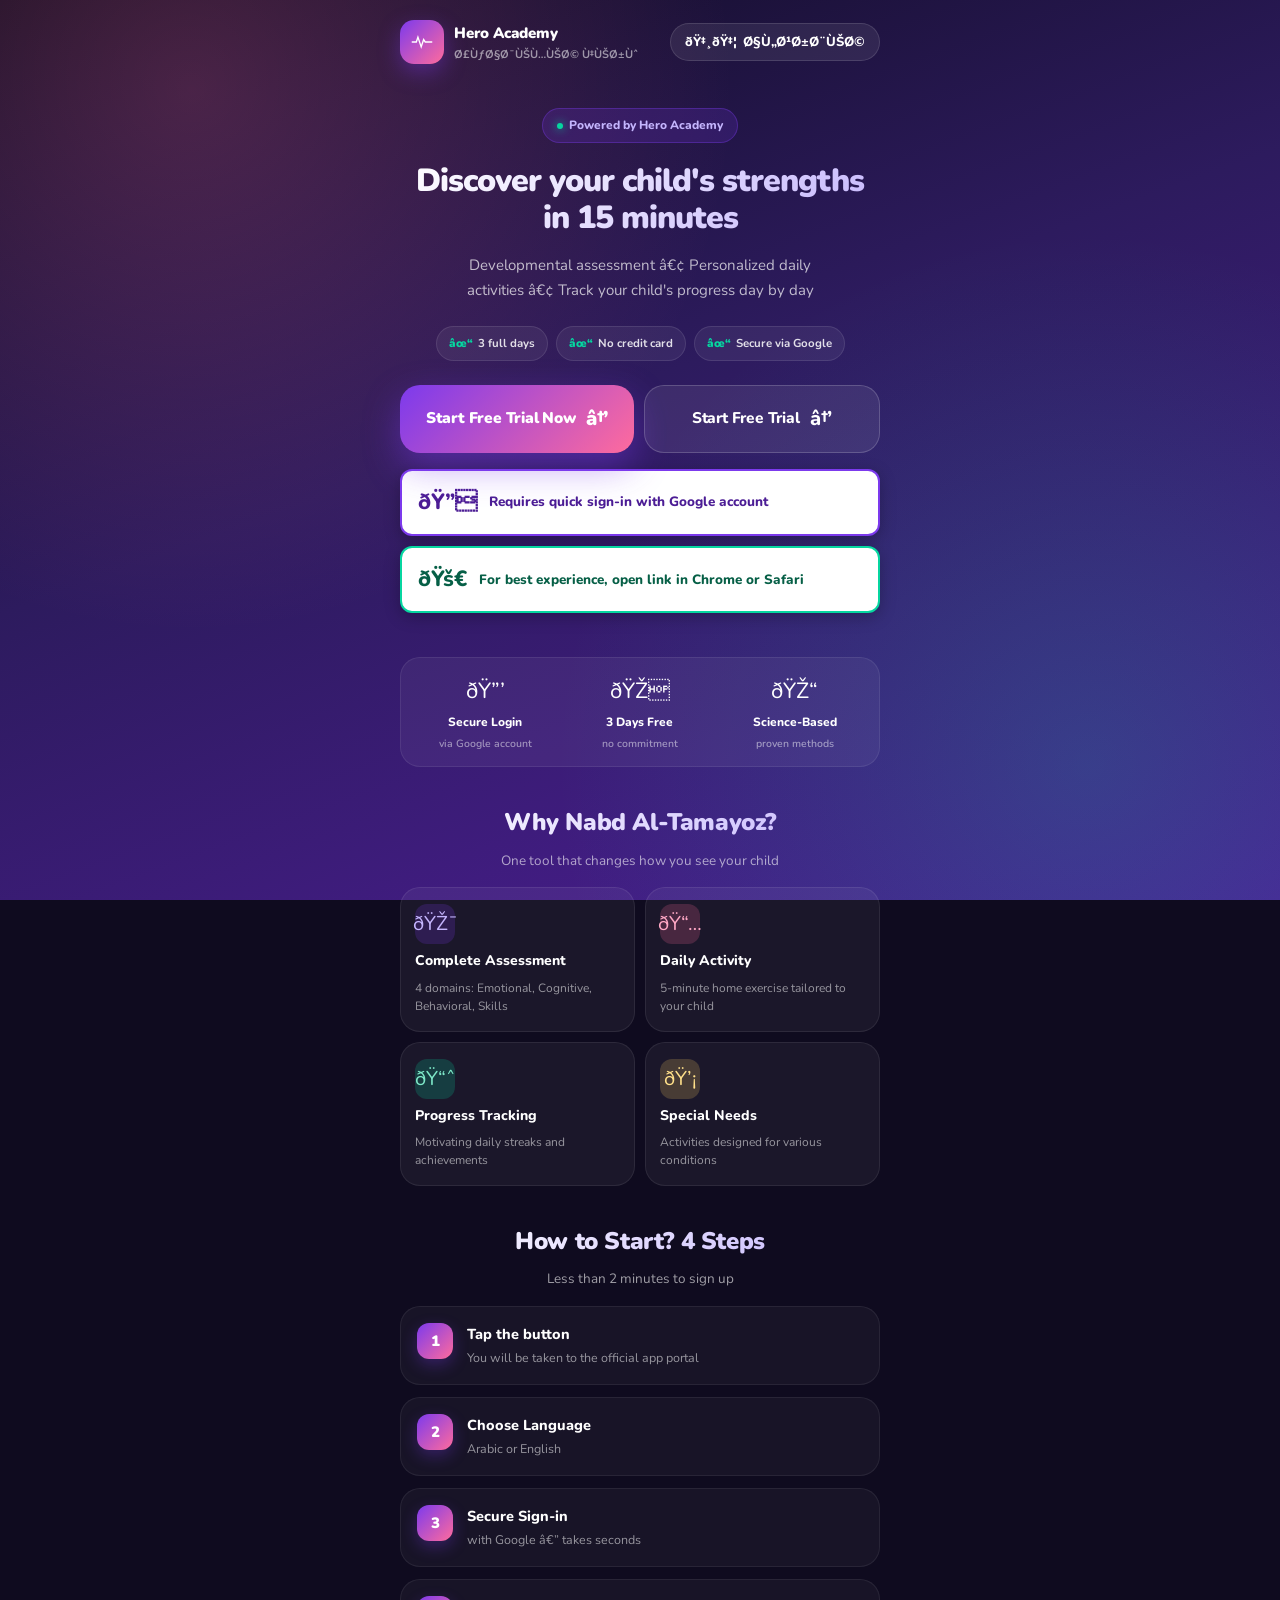
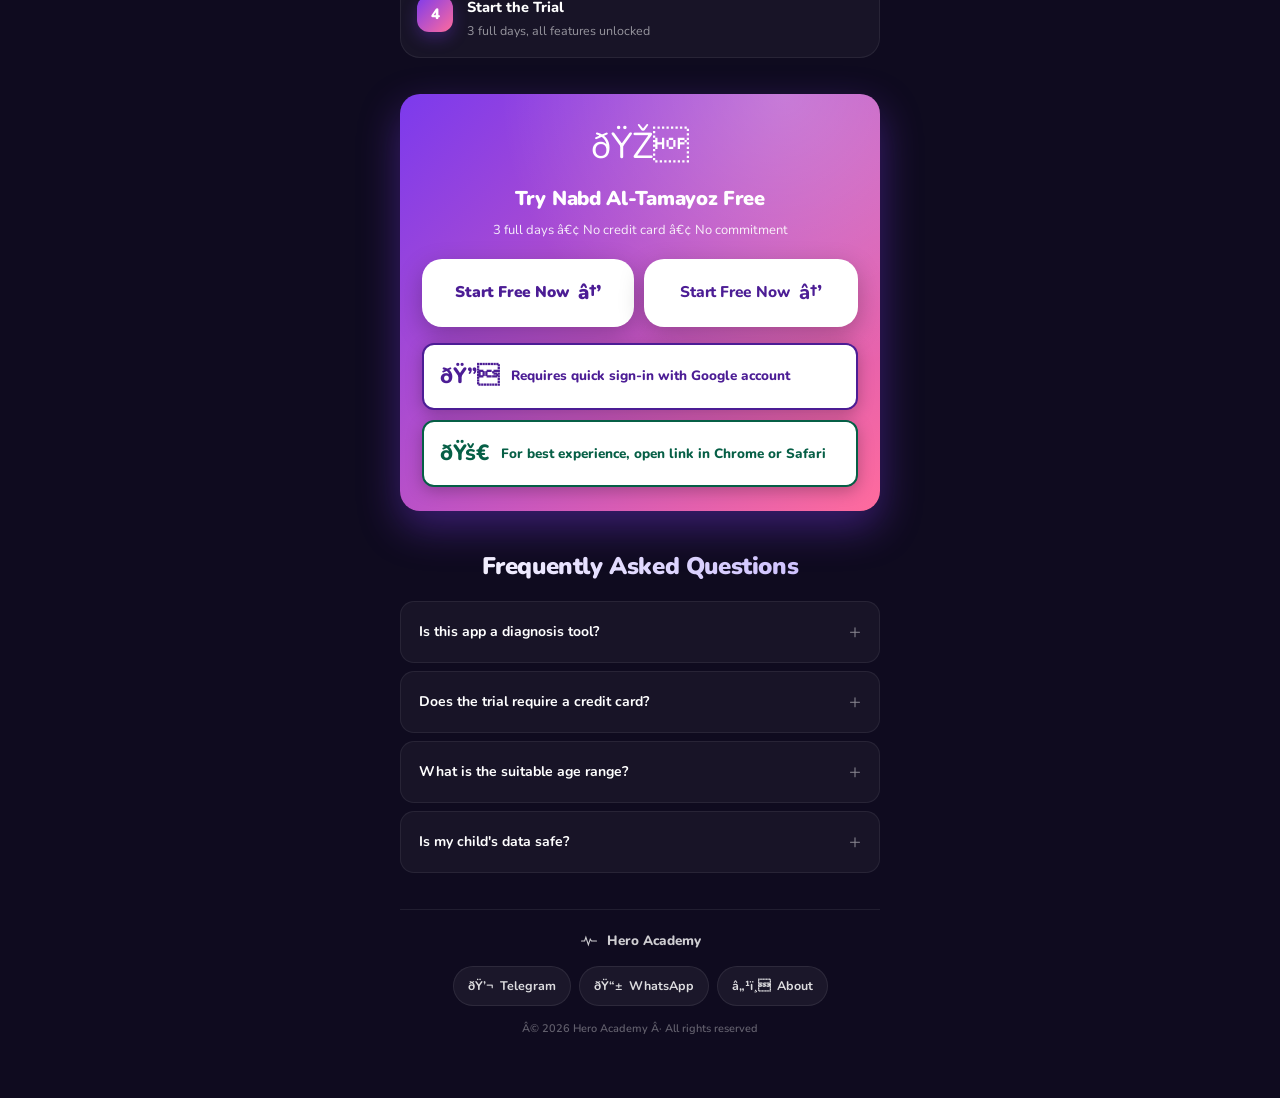
<file: nabd.html>
<!DOCTYPE html>
<html lang="ar" dir="rtl" id="root">
<head>

  <!-- Google Analytics -->
    <script async src="https://www.googletagmanager.com/gtag/js?id=G-FNMM52MDH1"></script>

    <script>
        window.dataLayer = window.dataLayer || [];

        function gtag() {
            dataLayer.push(arguments);
        }

        gtag('js', new Date());
        gtag('config', 'G-FNMM52MDH1');
    </script>
  
<!-- Meta Pixel Code -->
<script>
!function(f,b,e,v,n,t,s)
{if(f.fbq)return;n=f.fbq=function(){n.callMethod?
n.callMethod.apply(n,arguments):n.queue.push(arguments)};
if(!f._fbq)f._fbq=n;n.push=n;n.loaded=!0;n.version='2.0';
n.queue=[];t=b.createElement(e);t.async=!0;
t.src=v;s=b.getElementsByTagName(e)[0];
s.parentNode.insertBefore(t,s)}(window, document,'script',
'https://connect.facebook.net/en_US/fbevents.js');
fbq('init', '2581358429048085');
fbq('track', 'PageView');
</script>
<noscript><img height="1" width="1" style="display:none"
src="https://www.facebook.com/tr?id=2581358429048085&ev=PageView&noscript=1"
/></noscript>
<!-- End Meta Pixel Code -->
  
<meta charset="UTF-8">
<meta name="viewport" content="width=device-width,initial-scale=1,viewport-fit=cover">
<meta name="theme-color" content="#0F0B1F">
<title>نبض التميز · أكاديمية هيرو</title>
<meta name="description" content="اكتشف نقاط قوة طفلك في 15 دقيقة. تقييم نمائي شامل، أنشطة يومية، ومتابعة تطور. تجربة مجانية 3 أيام.">
<link rel="preconnect" href="https://fonts.googleapis.com">
<link rel="preconnect" href="https://fonts.gstatic.com" crossorigin>
<link href="https://fonts.googleapis.com/css2?family=Tajawal:wght@500;700;800;900&family=Nunito:wght@600;700;800;900&display=swap" rel="stylesheet">
<style>
/* ═══════ Base ═══════ */
:root{
  --v:#7C3AED;--vd:#4C1D95;--c:#FF6B9D;--m:#06D6A0;--g:#FFD166;
  --gr:linear-gradient(135deg,#7C3AED 0%,#FF6B9D 100%);
  --gr-dark:linear-gradient(160deg,#0F0B1F 0%,#2D1B5E 45%,#4C1D95 100%);
  --r:20px;--rf:9999px;
  --st:env(safe-area-inset-top,0px);
  --sb:env(safe-area-inset-bottom,0px);
}
*{box-sizing:border-box;margin:0;padding:0;-webkit-tap-highlight-color:transparent}
html,body{height:100%}
body{
  font-family:'Tajawal',system-ui,sans-serif;
  background:#0F0B1F;color:#fff;line-height:1.6;font-size:16px;
  -webkit-font-smoothing:antialiased;overflow-x:hidden;
}
html[dir="ltr"] body{font-family:'Nunito',system-ui,sans-serif}
a{color:inherit;text-decoration:none}
button{font-family:inherit;cursor:pointer;border:none;background:none;color:inherit}

/* ═══════ Ambient background ═══════ */
.bg{
  position:fixed;inset:0;z-index:0;pointer-events:none;
  background:
    radial-gradient(circle at 15% 10%,rgba(255,107,157,.22),transparent 40%),
    radial-gradient(circle at 85% 85%,rgba(6,214,160,.18),transparent 40%),
    var(--gr-dark);
}

/* ═══════ Layout ═══════ */
.wrap{
  position:relative;z-index:1;max-width:520px;margin:0 auto;
  padding:calc(var(--st) + 20px) 20px calc(var(--sb) + 60px);
  display:flex;flex-direction:column;gap:36px;
}

/* ═══════ Header ═══════ */
.header{display:flex;align-items:center;justify-content:space-between;gap:12px}
.logo{display:flex;align-items:center;gap:10px}
.logo-mark{
  width:44px;height:44px;border-radius:14px;
  background:var(--gr);display:flex;align-items:center;justify-content:center;
  box-shadow:0 8px 22px rgba(124,58,237,.4);flex-shrink:0;
}
.logo-mark svg{width:26px;height:26px}
.logo-name{font-size:15px;font-weight:900;letter-spacing:-.2px}
.logo-sub{font-size:11px;color:rgba(255,255,255,.55);font-weight:700;margin-top:1px}
.lang-btn{
  display:flex;align-items:center;gap:6px;
  padding:9px 14px;border-radius:var(--rf);
  background:rgba(255,255,255,.08);border:1px solid rgba(255,255,255,.12);
  font-size:13px;font-weight:800;transition:all .2s;
}
.lang-btn:active{transform:scale(.95)}
.lang-btn:hover{background:rgba(255,255,255,.14)}

/* ═══════ Hero ═══════ */
.hero{text-align:center;padding:8px 0}
.hero-badge{
  display:inline-flex;align-items:center;gap:6px;
  padding:7px 14px;border-radius:var(--rf);
  background:rgba(124,58,237,.18);border:1px solid rgba(124,58,237,.35);
  font-size:12px;font-weight:800;color:#C4B5FD;margin-bottom:20px;
}
.hero-badge::before{
  content:'';width:6px;height:6px;border-radius:50%;
  background:var(--m);box-shadow:0 0 10px var(--m);
  animation:pulse 1.8s ease-in-out infinite;
}
@keyframes pulse{0%,100%{opacity:1}50%{opacity:.4}}
.hero h1{
  font-size:34px;font-weight:900;line-height:1.15;
  letter-spacing:-1px;margin-bottom:16px;
  background:linear-gradient(135deg,#fff 0%,#C4B5FD 100%);
  -webkit-background-clip:text;background-clip:text;
  -webkit-text-fill-color:transparent;
}
.hero .sub{
  font-size:15px;color:rgba(255,255,255,.7);line-height:1.65;
  max-width:400px;margin:0 auto 24px;
}
html[dir="ltr"] .hero h1{font-size:32px}

.trust-chips{display:flex;flex-wrap:wrap;justify-content:center;gap:8px;margin-bottom:24px}
.chip{
  display:inline-flex;align-items:center;gap:5px;
  padding:7px 12px;border-radius:var(--rf);
  background:rgba(255,255,255,.06);border:1px solid rgba(255,255,255,.1);
  font-size:11.5px;font-weight:700;color:rgba(255,255,255,.85);
}
.chip .tick{color:var(--m);font-weight:900}

/* ═══════ CTA ═══════ */
.cta{
  display:flex;align-items:center;justify-content:center;gap:10px;
  width:100%;padding:19px 24px;border-radius:var(--r);
  background:var(--gr);color:#fff;
  font-size:17px;font-weight:900;letter-spacing:-.2px;
  box-shadow:0 14px 36px rgba(124,58,237,.45);
  position:relative;overflow:hidden;transition:transform .2s;
}
.cta::before{
  content:'';position:absolute;inset:0;
  background:linear-gradient(90deg,transparent,rgba(255,255,255,.3),transparent);
  transform:translateX(-100%);animation:shine 3s infinite;
}
@keyframes shine{0%{transform:translateX(-100%)}60%,100%{transform:translateX(100%)}}
.cta:active{transform:translateY(2px) scale(.98)}
.cta-arrow{font-size:20px;transition:transform .3s}
.cta:hover .cta-arrow{transform:translateX(-4px)}
html[dir="ltr"] .cta:hover .cta-arrow{transform:translateX(4px)}
.cta-note{
  text-align:center;font-size:12px;
  color:rgba(255,255,255,.5);margin-top:12px;
}

/* ═══════ Info Boxes (تحت الأزرار) ═══════ */
.info-boxes{
  margin-top:16px;
  display:flex;
  flex-direction:column;
  gap:10px;
}
.info-row{
  display:flex;align-items:center;gap:12px;
  padding:14px 16px;
  border-radius:12px;
  font-size:13.5px;
  font-weight:800;
  line-height:1.6;
  text-align:right;
  box-shadow:0 4px 16px rgba(0,0,0,.25);
}
.info-row.purple{
  background:#FFFFFF;
  color:#4C1D95;
  border:2px solid #7C3AED;
}
.info-row.green{
  background:#FFFFFF;
  color:#065F46;
  border:2px solid #06D6A0;
}
.info-row .info-icon{font-size:22px;flex-shrink:0}
.trial .info-row.purple{
  background:#FFFFFF;
  color:#4C1D95;
  border-color:#4C1D95;
}
.trial .info-row.green{
  background:#FFFFFF;
  color:#065F46;
  border-color:#065F46;
}

/* ═══════ CTA Pair ═══════ */
.cta-pair{
  display:flex;flex-direction:column;gap:10px;
}

/* الزر الإنجليزي — نمط ثانوي أنيق */
.cta-en{
  background:rgba(255,255,255,.08);
  border:1.5px solid rgba(255,255,255,.18);
  box-shadow:none;
  font-weight:800;
}
.cta-en::before{display:none}
.cta-en:hover{
  background:rgba(255,255,255,.14);
  border-color:rgba(255,255,255,.28);
}

/* في شريط التجربة — الزر الإنجليزي على خلفية ملونة */
.trial .cta-en{
  background:rgba(255,255,255,.15);
  border:1.5px solid rgba(255,255,255,.35);
  color:#fff;
}
.trial .cta-en:hover{
  background:rgba(255,255,255,.25);
}

/* شاشات أعرض — الزرّان جنباً إلى جنب */
@media (min-width:420px){
  .cta-pair{flex-direction:row}
  .cta-pair .cta{flex:1;padding:17px 14px;font-size:15.5px}
}
  
/* ═══════ Trust Bar ═══════ */
.trust-bar{
  display:grid;grid-template-columns:repeat(3,1fr);gap:10px;
  padding:16px 12px;border-radius:var(--r);
  background:rgba(255,255,255,.05);
  border:1px solid rgba(255,255,255,.08);
}
.trust-item{text-align:center;display:flex;flex-direction:column;align-items:center;gap:6px}
.trust-icon{font-size:22px}
.trust-title{font-size:12px;font-weight:800;color:#fff;line-height:1.3}
.trust-sub{font-size:10.5px;color:rgba(255,255,255,.5);font-weight:600;line-height:1.3}

/* ═══════ Section ═══════ */
.section{display:flex;flex-direction:column;gap:16px}
.section-head{text-align:center;display:flex;flex-direction:column;gap:8px}
.section-title{
  font-size:24px;font-weight:900;letter-spacing:-.4px;
  background:linear-gradient(135deg,#fff 0%,#C4B5FD 100%);
  -webkit-background-clip:text;background-clip:text;
  -webkit-text-fill-color:transparent;
}
.section-sub{font-size:13.5px;color:rgba(255,255,255,.6)}

/* ═══════ Benefits ═══════ */
.benefits{display:grid;grid-template-columns:repeat(2,1fr);gap:10px}
.benefit{
  padding:16px 14px;border-radius:var(--r);
  background:rgba(255,255,255,.05);
  border:1px solid rgba(255,255,255,.08);
  display:flex;flex-direction:column;gap:8px;
  transition:all .25s cubic-bezier(.22,1,.36,1);
}
.benefit:hover{background:rgba(255,255,255,.09);transform:translateY(-2px)}
.benefit-icon{
  width:40px;height:40px;border-radius:12px;
  display:flex;align-items:center;justify-content:center;
  font-size:20px;
}
.benefit-icon.v{background:rgba(124,58,237,.2);color:#C4B5FD}
.benefit-icon.c{background:rgba(255,107,157,.2);color:#FFA8C5}
.benefit-icon.m{background:rgba(6,214,160,.2);color:#7EE8C8}
.benefit-icon.g{background:rgba(255,209,102,.2);color:#FFE08A}
.benefit-title{font-size:14px;font-weight:800;line-height:1.3}
.benefit-desc{font-size:12px;color:rgba(255,255,255,.55);line-height:1.5}

/* ═══════ Steps ═══════ */
.steps{display:flex;flex-direction:column;gap:12px}
.step{
  display:flex;align-items:flex-start;gap:14px;
  padding:16px;border-radius:var(--r);
  background:rgba(255,255,255,.04);
  border:1px solid rgba(255,255,255,.07);
}
.step-num{
  width:36px;height:36px;border-radius:12px;flex-shrink:0;
  background:var(--gr);display:flex;align-items:center;justify-content:center;
  font-size:15px;font-weight:900;box-shadow:0 6px 16px rgba(124,58,237,.3);
}
.step-body{flex:1}
.step-title{font-size:14.5px;font-weight:800;margin-bottom:3px}
.step-desc{font-size:12.5px;color:rgba(255,255,255,.55);line-height:1.5}

/* ═══════ Trial Banner ═══════ */
.trial{
  padding:24px 22px;border-radius:var(--r);
  background:linear-gradient(135deg,#7C3AED 0%,#FF6B9D 100%);
  text-align:center;position:relative;overflow:hidden;
  box-shadow:0 16px 40px rgba(124,58,237,.4);
}
.trial::before{
  content:'';position:absolute;inset:0;
  background:radial-gradient(circle at 80% 0%,rgba(255,255,255,.25),transparent 50%);
  pointer-events:none;
}
.trial>*{position:relative;z-index:1}
.trial-icon{font-size:36px;margin-bottom:8px}
.trial-title{font-size:20px;font-weight:900;letter-spacing:-.3px;margin-bottom:6px}
.trial-sub{font-size:13px;opacity:.9;margin-bottom:18px;line-height:1.5}
.trial .cta{background:#fff;color:var(--vd);box-shadow:0 8px 24px rgba(0,0,0,.25)}
.trial .cta::before{display:none}

/* ═══════ FAQ ═══════ */
.faq{display:flex;flex-direction:column;gap:8px}
.faq-item{
  border-radius:14px;background:rgba(255,255,255,.04);
  border:1px solid rgba(255,255,255,.07);
  overflow:hidden;transition:background .2s;
}
.faq-item[open]{background:rgba(255,255,255,.07)}
.faq-item summary{
  padding:14px 18px;font-size:14px;font-weight:700;
  cursor:pointer;list-style:none;display:flex;align-items:center;justify-content:space-between;
  gap:12px;
}
.faq-item summary::-webkit-details-marker{display:none}
.faq-item summary::after{
  content:'+';font-size:20px;font-weight:300;
  color:rgba(255,255,255,.5);transition:transform .2s;flex-shrink:0;
}
.faq-item[open] summary::after{transform:rotate(45deg);color:#C4B5FD}
.faq-answer{
  padding:0 18px 16px;font-size:13px;line-height:1.65;
  color:rgba(255,255,255,.6);
}

/* ═══════ Footer ═══════ */
.footer{
  padding-top:20px;border-top:1px solid rgba(255,255,255,.08);
  display:flex;flex-direction:column;gap:14px;text-align:center;
}
.footer-brand{
  display:inline-flex;align-items:center;justify-content:center;gap:8px;
  font-size:13.5px;font-weight:800;color:rgba(255,255,255,.8);
}
.footer-brand svg{width:20px;height:20px}
.footer-links{display:flex;justify-content:center;gap:8px;flex-wrap:wrap}
.footer-link{
  display:inline-flex;align-items:center;gap:6px;
  padding:9px 14px;border-radius:var(--rf);
  background:rgba(255,255,255,.05);border:1px solid rgba(255,255,255,.08);
  font-size:12.5px;font-weight:700;color:rgba(255,255,255,.85);
  transition:all .2s;
}
.footer-link:hover{background:rgba(255,255,255,.12);color:#fff}
.footer-copy{font-size:11px;color:rgba(255,255,255,.35);font-weight:600}

/* ═══════ Responsive ═══════ */
@media (max-width:400px){
  .hero h1{font-size:28px}
  html[dir="ltr"] .hero h1{font-size:26px}
  .section-title{font-size:20px}
  .benefits{grid-template-columns:1fr}
  .trust-bar{grid-template-columns:1fr;gap:14px}
  .trust-item{flex-direction:row;gap:12px;text-align:start}
  .trust-item .trust-icon{flex-shrink:0}
  .trial-title{font-size:18px}
}
</style>
</head>
<body>
<div class="bg" aria-hidden="true"></div>

<main class="wrap">

  <!-- ═══════ Header ═══════ -->
  <header class="header">
    <div class="logo">
      <div class="logo-mark">
        <svg viewBox="0 0 64 64" fill="none" stroke="#fff" stroke-width="3.4" stroke-linecap="round">
          <path d="M8 32h10l4-12 8 24 6-18 4 6h16"/>
        </svg>
      </div>
      <div>
        <div class="logo-name" data-i18n="brand">أكاديمية هيرو</div>
        <div class="logo-sub" data-i18n="brandSub">Hero Academy</div>
      </div>
    </div>
    <button class="lang-btn" id="langBtn" type="button">
      <span id="langFlag">🇬🇧</span>
      <span id="langLabel">English</span>
    </button>
  </header>

  <!-- ═══════ Hero ═══════ -->
  <section class="hero">
    <div class="hero-badge" data-i18n="badge">معتمد من أكاديمية هيرو</div>
    <h1 data-i18n="heroTitle">اكتشف نقاط قوة طفلك في 15 دقيقة</h1>
    <p class="sub" data-i18n="heroSub">تقييم نمائي شامل • أنشطة يومية مخصصة • متابعة تطور طفلك يوماً بيوم</p>

    <div class="trust-chips">
      <span class="chip"><span class="tick">✓</span> <span data-i18n="chip1">3 أيام كاملة</span></span>
      <span class="chip"><span class="tick">✓</span> <span data-i18n="chip2">بدون بطاقة بنكية</span></span>
      <span class="chip"><span class="tick">✓</span> <span data-i18n="chip3">آمن عبر Google</span></span>
    </div>

    <div class="cta-pair">
      <a class="cta" href="https://store.hero1.vip/" id="mainCta">
        <span data-i18n="ctaMain">ابدأ التجربة المجانية الآن</span>
        <span class="cta-arrow">←</span>
      </a>
      <a class="cta cta-en" href="https://store.hero1.vip/">
        <span data-i18n="ctaMainEn">Start Free Trial (EN)</span>
        <span class="cta-arrow">←</span>
      </a>
    </div>

    <!-- صندوق التنبيهات — واضح ومرئي -->
    <div class="info-boxes">
      <div class="info-row purple">
        <span class="info-icon">🔐</span>
        <span data-i18n="infoGoogle">يتطلب تسجيل دخول سريع بحساب Google</span>
      </div>
      <div class="info-row green">
        <span class="info-icon">🚀</span>
        <span data-i18n="infoBrowser">للحصول على أفضل تجربة، افتح الرابط في Chrome أو Safari</span>
      </div>
    </div>
  </section>

  <!-- ═══════ Trust Bar ═══════ -->
  <section class="trust-bar">
    <div class="trust-item">
      <div class="trust-icon">🔒</div>
      <div class="trust-title" data-i18n="trust1t">دخول آمن</div>
      <div class="trust-sub" data-i18n="trust1s">عبر حساب Google</div>
    </div>
    <div class="trust-item">
      <div class="trust-icon">🎁</div>
      <div class="trust-title" data-i18n="trust2t">مجاني 3 أيام</div>
      <div class="trust-sub" data-i18n="trust2s">بدون التزام</div>
    </div>
    <div class="trust-item">
      <div class="trust-icon">🎓</div>
      <div class="trust-title" data-i18n="trust3t">أسس علمية</div>
      <div class="trust-sub" data-i18n="trust3s">منهجيات معتمدة</div>
    </div>
  </section>

  <!-- ═══════ Benefits ═══════ -->
  <section class="section">
    <div class="section-head">
      <h2 class="section-title" data-i18n="benefitsTitle">لماذا نبض التميز؟</h2>
      <p class="section-sub" data-i18n="benefitsSub">أداة واحدة تغير نظرتك لطفلك</p>
    </div>
    <div class="benefits">
      <div class="benefit">
        <div class="benefit-icon v">🎯</div>
        <div class="benefit-title" data-i18n="b1t">تقييم شامل</div>
        <div class="benefit-desc" data-i18n="b1d">4 محاور: عاطفي، عقلي، سلوكي، مهاري</div>
      </div>
      <div class="benefit">
        <div class="benefit-icon c">📅</div>
        <div class="benefit-title" data-i18n="b2t">نشاط يومي</div>
        <div class="benefit-desc" data-i18n="b2d">5 دقائق منزلية مخصصة لعمر طفلك</div>
      </div>
      <div class="benefit">
        <div class="benefit-icon m">📈</div>
        <div class="benefit-title" data-i18n="b3t">متابعة التطور</div>
        <div class="benefit-desc" data-i18n="b3d">سلاسل وإنجازات يومية محفزة</div>
      </div>
      <div class="benefit">
        <div class="benefit-icon g">💡</div>
        <div class="benefit-title" data-i18n="b4t">احتياجات خاصة</div>
        <div class="benefit-desc" data-i18n="b4d">أنشطة مصممة للحالات المختلفة</div>
      </div>
    </div>
  </section>

  <!-- ═══════ Steps ═══════ -->
  <section class="section">
    <div class="section-head">
      <h2 class="section-title" data-i18n="stepsTitle">كيف تبدأ؟ 4 خطوات</h2>
      <p class="section-sub" data-i18n="stepsSub">أقل من دقيقتين للتسجيل</p>
    </div>
    <div class="steps">
      <div class="step">
        <div class="step-num">1</div>
        <div class="step-body">
          <div class="step-title" data-i18n="s1t">اضغط الزر</div>
          <div class="step-desc" data-i18n="s1d">ستنتقل إلى بوابة التطبيق الرسمية</div>
        </div>
      </div>
      <div class="step">
        <div class="step-num">2</div>
        <div class="step-body">
          <div class="step-title" data-i18n="s2t">اختر اللغة</div>
          <div class="step-desc" data-i18n="s2d">عربي أو English</div>
        </div>
      </div>
      <div class="step">
        <div class="step-num">3</div>
        <div class="step-body">
          <div class="step-title" data-i18n="s3t">تحقق آمن</div>
          <div class="step-desc" data-i18n="s3d">بحساب Google — ثوانٍ فقط</div>
        </div>
      </div>
      <div class="step">
        <div class="step-num">4</div>
        <div class="step-body">
          <div class="step-title" data-i18n="s4t">ابدأ التجربة</div>
          <div class="step-desc" data-i18n="s4d">3 أيام كاملة، كل الميزات مفتوحة</div>
        </div>
      </div>
    </div>
  </section>

  <!-- ═══════ Trial Banner ═══════ -->
  <section class="trial">
    <div class="trial-icon">🎁</div>
    <div class="trial-title" data-i18n="trialTitle">جرّب نبض التميز مجاناً</div>
    <div class="trial-sub" data-i18n="trialSub">3 أيام كاملة • بدون بطاقة بنكية • بدون التزام</div>
    <div class="cta-pair">
      <a class="cta" href="https://store.hero1.vip/">
        <span data-i18n="trialCta">ابدأ الآن مجاناً</span>
        <span class="cta-arrow">←</span>
      </a>
      <a class="cta cta-en" href="https://store.hero1.vip/">
        <span data-i18n="trialCtaEn">Start Free Now (EN)</span>
        <span class="cta-arrow">←</span>
      </a>
    </div>

    <!-- صندوق التنبيهات — بخلفية بيضاء فوق البنفسجي -->
    <div class="info-boxes">
      <div class="info-row purple">
        <span class="info-icon">🔐</span>
        <span data-i18n="infoGoogle">يتطلب تسجيل دخول سريع بحساب Google</span>
      </div>
      <div class="info-row green">
        <span class="info-icon">🚀</span>
        <span data-i18n="infoBrowser">للحصول على أفضل تجربة، افتح الرابط في Chrome أو Safari</span>
      </div>
    </div>
  </section>

  <!-- ═══════ FAQ ═══════ -->
  <section class="section">
    <div class="section-head">
      <h2 class="section-title" data-i18n="faqTitle">أسئلة شائعة</h2>
    </div>
    <div class="faq">
      <details class="faq-item">
        <summary data-i18n="faq1q">هل التطبيق تشخيصي؟</summary>
        <div class="faq-answer" data-i18n="faq1a">لا. هو أداة استكشافية تربوية تساعدك على فهم نقاط قوة طفلك — ليس تشخيصاً طبياً أو نفسياً.</div>
      </details>
      <details class="faq-item">
        <summary data-i18n="faq2q">هل التجربة تتطلب بطاقة بنكية؟</summary>
        <div class="faq-answer" data-i18n="faq2a">لا. 3 أيام كاملة بدون أي بيانات دفع. بعدها يمكنك التفعيل أو التوقف.</div>
      </details>
      <details class="faq-item">
        <summary data-i18n="faq3q">ما الفئة العمرية المناسبة؟</summary>
        <div class="faq-answer" data-i18n="faq3a">من 3 إلى 12 سنة. التقييم يتكيف تلقائياً مع عمر الطفل.</div>
      </details>
      <details class="faq-item">
        <summary data-i18n="faq4q">هل بيانات طفلي آمنة؟</summary>
        <div class="faq-answer" data-i18n="faq4a">نعم. الدخول عبر Google، والبيانات مشفرة، ولا نشاركها مع أي طرف ثالث.</div>
      </details>
    </div>
  </section>

  <!-- ═══════ Footer ═══════ -->
  <footer class="footer">
    <div class="footer-brand">
      <svg viewBox="0 0 64 64" fill="none" stroke="currentColor" stroke-width="3.4" stroke-linecap="round">
        <path d="M8 32h10l4-12 8 24 6-18 4 6h16"/>
      </svg>
      <a href="https://store.hero1.vip/" target="_blank" rel="noopener" data-i18n="footerBrand">أكاديمية هيرو</a>
    </div>
    <div class="footer-links">
      <a class="footer-link" href="https://t.me/Herocourses" target="_blank" rel="noopener">
        <span>💬</span><span data-i18n="linkTelegram">تيليجرام</span>
      </a>
      <a class="footer-link" href="https://wa.me/249915886600" target="_blank" rel="noopener">
        <span>📱</span><span data-i18n="linkWhatsapp">واتساب</span>
      </a>
      <a class="footer-link" href="https://store.hero1.vip/" target="_blank" rel="noopener">
        <span>ℹ️</span><span data-i18n="linkAbout">عن الأكاديمية</span>
      </a>
    </div>
    <div class="footer-copy" data-i18n="footerCopy">© 2026 أكاديمية هيرو · جميع الحقوق محفوظة</div>
  </footer>

</main>

<script>
/* ══════════════════════════════════════════════════════
   Bilingual Landing · RTL/LTR toggle
   ══════════════════════════════════════════════════════ */
(function(){
  'use strict';

  const T = {
    ar: {
      ctaMainEn:'Start Free Trial (EN)',
      trialCtaEn:'Start Free Now (EN)',
      brand:'أكاديمية هيرو',
      brandSub:'Hero Academy',
      badge:'معتمد من أكاديمية هيرو',
      heroTitle:'اكتشف نقاط قوة طفلك في 15 دقيقة',
      heroSub:'تقييم نمائي شامل • أنشطة يومية مخصصة • متابعة تطور طفلك يوماً بيوم',
      chip1:'3 أيام كاملة',
      chip2:'بدون بطاقة بنكية',
      chip3:'آمن عبر Google',
      ctaMain:'ابدأ التجربة المجانية الآن',
      ctaNote:'سيتم توجيهك لاختيار اللغة ثم الدخول الآمن',
      infoGoogle:'يتطلب تسجيل دخول سريع بحساب Google',
      infoBrowser:'للحصول على أفضل تجربة، افتح الرابط في Chrome أو Safari',
      trust1t:'دخول آمن',
      trust1s:'عبر حساب Google',
      trust2t:'مجاني 3 أيام',
      trust2s:'بدون التزام',
      trust3t:'أسس علمية',
      trust3s:'منهجيات معتمدة',
      benefitsTitle:'لماذا نبض التميز؟',
      benefitsSub:'أداة واحدة تغير نظرتك لطفلك',
      b1t:'تقييم شامل',
      b1d:'4 محاور: عاطفي، عقلي، سلوكي، مهاري',
      b2t:'نشاط يومي',
      b2d:'5 دقائق منزلية مخصصة لعمر طفلك',
      b3t:'متابعة التطور',
      b3d:'سلاسل وإنجازات يومية محفزة',
      b4t:'احتياجات خاصة',
      b4d:'أنشطة مصممة للحالات المختلفة',
      stepsTitle:'كيف تبدأ؟ 4 خطوات',
      stepsSub:'أقل من دقيقتين للتسجيل',
      s1t:'اضغط الزر',
      s1d:'ستنتقل إلى بوابة التطبيق الرسمية',
      s2t:'اختر اللغة',
      s2d:'عربي أو English',
      s3t:'تحقق آمن',
      s3d:'بحساب Google — ثوانٍ فقط',
      s4t:'ابدأ التجربة',
      s4d:'3 أيام كاملة، كل الميزات مفتوحة',
      trialTitle:'جرّب نبض التميز مجاناً',
      trialSub:'3 أيام كاملة • بدون بطاقة بنكية • بدون التزام',
      trialCta:'ابدأ الآن مجاناً',
      faqTitle:'أسئلة شائعة',
      faq1q:'هل التطبيق تشخيصي؟',
      faq1a:'لا. هو أداة استكشافية تربوية تساعدك على فهم نقاط قوة طفلك — ليس تشخيصاً طبياً أو نفسياً.',
      faq2q:'هل التجربة تتطلب بطاقة بنكية؟',
      faq2a:'لا. 3 أيام كاملة بدون أي بيانات دفع. بعدها يمكنك التفعيل أو التوقف.',
      faq3q:'ما الفئة العمرية المناسبة؟',
      faq3a:'من 3 إلى 12 سنة. التقييم يتكيف تلقائياً مع عمر الطفل.',
      faq4q:'هل بيانات طفلي آمنة؟',
      faq4a:'نعم. الدخول عبر Google، والبيانات مشفرة، ولا نشاركها مع أي طرف ثالث.',
      footerBrand:'أكاديمية هيرو',
      linkTelegram:'تيليجرام',
      linkWhatsapp:'واتساب',
      linkAbout:'عن الأكاديمية',
      footerCopy:'© 2026 أكاديمية هيرو · جميع الحقوق محفوظة'
    },
    en: {
      ctaMainEn:'Start Free Trial',
      trialCtaEn:'Start Free Now',
      brand:'Hero Academy',
      brandSub:'أكاديمية هيرو',
      badge:'Powered by Hero Academy',
      heroTitle:"Discover your child's strengths in 15 minutes",
      heroSub:'Developmental assessment • Personalized daily activities • Track your child\'s progress day by day',
      chip1:'3 full days',
      chip2:'No credit card',
      chip3:'Secure via Google',
      ctaMain:'Start Free Trial Now',
      ctaNote:"You'll be guided to choose language, then secure sign-in",
      infoGoogle:'Requires quick sign-in with Google account',
      infoBrowser:'For best experience, open link in Chrome or Safari',
      trust1t:'Secure Login',
      trust1s:'via Google account',
      trust2t:'3 Days Free',
      trust2s:'no commitment',
      trust3t:'Science-Based',
      trust3s:'proven methods',
      benefitsTitle:'Why Nabd Al-Tamayoz?',
      benefitsSub:'One tool that changes how you see your child',
      b1t:'Complete Assessment',
      b1d:'4 domains: Emotional, Cognitive, Behavioral, Skills',
      b2t:'Daily Activity',
      b2d:'5-minute home exercise tailored to your child',
      b3t:'Progress Tracking',
      b3d:'Motivating daily streaks and achievements',
      b4t:'Special Needs',
      b4d:'Activities designed for various conditions',
      stepsTitle:'How to Start? 4 Steps',
      stepsSub:'Less than 2 minutes to sign up',
      s1t:'Tap the button',
      s1d:'You will be taken to the official app portal',
      s2t:'Choose Language',
      s2d:'Arabic or English',
      s3t:'Secure Sign-in',
      s3d:'with Google — takes seconds',
      s4t:'Start the Trial',
      s4d:'3 full days, all features unlocked',
      trialTitle:'Try Nabd Al-Tamayoz Free',
      trialSub:'3 full days • No credit card • No commitment',
      trialCta:'Start Free Now',
      faqTitle:'Frequently Asked Questions',
      faq1q:'Is this app a diagnosis tool?',
      faq1a:'No. It is an educational exploratory tool to help you understand your child\'s strengths — not a medical or psychological diagnosis.',
      faq2q:'Does the trial require a credit card?',
      faq2a:'No. 3 full days without any payment info. After that you can activate or stop.',
      faq3q:'What is the suitable age range?',
      faq3a:'From 3 to 12 years. The assessment adapts automatically to the child\'s age.',
      faq4q:'Is my child\'s data safe?',
      faq4a:'Yes. Sign-in via Google, data is encrypted, and we never share it with third parties.',
      footerBrand:'Hero Academy',
      linkTelegram:'Telegram',
      linkWhatsapp:'WhatsApp',
      linkAbout:'About',
      footerCopy:'© 2026 Hero Academy · All rights reserved'
    }
  };

  const $ = s => document.querySelector(s);
  const $$ = s => Array.from(document.querySelectorAll(s));
  const LS_KEY = 'nabd_landing_lang';

  let currentLang = 'ar';

  function applyLang(lang){
    currentLang = lang;
    const isAr = lang === 'ar';
    const dict = T[lang];

    document.documentElement.lang = lang;
    document.documentElement.dir = isAr ? 'rtl' : 'ltr';

    $$('[data-i18n]').forEach(el => {
      const key = el.dataset.i18n;
      if(dict[key]) el.textContent = dict[key];
    });

    $('#langFlag').textContent = isAr ? '🇬🇧' : '🇸🇦';
    $('#langLabel').textContent = isAr ? 'English' : 'العربية';

    const arrow = isAr ? '←' : '→';
    $$('.cta-arrow').forEach(a => a.textContent = arrow);

    try { localStorage.setItem(LS_KEY, lang); } catch(e){}
  }

  function toggleLang(){
    applyLang(currentLang === 'ar' ? 'en' : 'ar');
  }

  $('#langBtn').addEventListener('click', toggleLang);

  (function init(){
    let saved = null;
    try { saved = localStorage.getItem(LS_KEY); } catch(e){}
    if(saved === 'ar' || saved === 'en'){
      applyLang(saved);
      return;
    }
    const nav = (navigator.language || 'ar').toLowerCase();
    applyLang(nav.startsWith('ar') ? 'ar' : 'en');
  })();

  const updateTitle = () => {
    document.title = currentLang === 'ar'
      ? 'نبض التميز · أكاديمية هيرو'
      : 'Nabd Al-Tamayoz · Hero Academy';
  };
  updateTitle();
  $('#langBtn').addEventListener('click', updateTitle);

})();
</script>

<!-- ══════════════════════════════════════════════════════
     كود اكتشاف المتصفح المدمج وإظهار التنبيه
     ══════════════════════════════════════════════════════ -->
<script>
(function() {
  'use strict';

  function isInAppBrowser() {
    var ua = navigator.userAgent || navigator.vendor || window.opera;
    var patterns = ['FBAN','FBAV','Instagram','Messenger','TikTok','Snapchat','Twitter','Line','WhatsApp'];
    for (var i = 0; i < patterns.length; i++) {
      if (ua.indexOf(patterns[i]) > -1) return true;
    }
    return false;
  }

  function getPlatform() {
    var ua = navigator.userAgent || navigator.vendor || window.opera;
    if (/iPad|iPhone|iPod/.test(ua) && !window.MSStream) return 'ios';
    if (/Android/i.test(ua)) return 'android';
    return 'other';
  }

  function getAppName() {
    var ua = navigator.userAgent || '';
    if (ua.indexOf('Instagram') > -1) return 'Instagram';
    if (ua.indexOf('FBAN') > -1 || ua.indexOf('FBAV') > -1) return 'Facebook';
    if (ua.indexOf('Messenger') > -1) return 'Messenger';
    if (ua.indexOf('TikTok') > -1) return 'TikTok';
    if (ua.indexOf('Snapchat') > -1) return 'Snapchat';
    if (ua.indexOf('WhatsApp') > -1) return 'WhatsApp';
    return 'هذا التطبيق';
  }

  function showEscapeDialog() {
    if (document.getElementById('inapp-escape-dialog')) return;

    var appName = getAppName();
    var platform = getPlatform();

    // أيقونة الأسهم مختلفة حسب المنصة
    var arrowIcon = (platform === 'ios')
      ? '<span style="display:inline-block;font-size:22px">⋯</span>'
      : '<span style="display:inline-block;font-size:22px">⋮</span>';

    var stepText = (platform === 'ios')
      ? '1. اضغط على أيقونة (⋯) في أعلى يسار الشاشة.<br>2. اختر "فتح في Safari".'
      : '1. اضغط على أيقونة (⋮) في أعلى يسار الشاشة.<br>2. اختر "فتح في المتصفح".';

    var dialog = document.createElement('div');
    dialog.id = 'inapp-escape-dialog';
    dialog.innerHTML = `
      <div style="position:fixed;top:0;left:0;width:100%;height:100%;background:rgba(15,11,31,0.96);z-index:999999;display:flex;align-items:center;justify-content:center;padding:20px;font-family:Tajawal,sans-serif;direction:rtl;box-sizing:border-box">
        <div style="background:linear-gradient(160deg,#1a1140 0%,#2d1b5e 100%);color:#fff;border-radius:20px;padding:28px 22px;max-width:420px;width:100%;text-align:center;border:2px solid #7C3AED;box-shadow:0 20px 60px rgba(124,58,237,.5);box-sizing:border-box">
          <div style="font-size:52px;margin-bottom:14px;line-height:1">🚀</div>
          <h3 style="margin:0 0 14px 0;font-size:19px;font-weight:900;color:#fff;line-height:1.4">افتح الرابط في متصفحك لإكمال التجربة</h3>
          <p style="color:#C4B5FD;font-size:14px;line-height:1.7;margin:0 0 18px 0">
            أنت تتصفح الآن من داخل تطبيق <strong style="color:#fff">${appName}</strong>. للحصول على التجربة الكاملة وتسجيل الدخول بحساب Google، يرجى فتح الصفحة في متصفحك الأساسي.
          </p>
          <div style="text-align:right;background:rgba(15,11,31,0.7);border:1px solid rgba(196,181,253,0.3);border-radius:12px;padding:14px 16px;margin-bottom:20px;font-size:13.5px;color:#E9D5FF;line-height:1.9">
            <div style="font-weight:900;margin-bottom:6px;color:#fff;font-size:14px">📱 كيف؟</div>
            ${stepText}
          </div>
          <button id="inapp-close-btn" style="background:linear-gradient(135deg,#7C3AED 0%,#FF6B9D 100%);color:#fff;border:none;padding:14px 24px;border-radius:30px;font-weight:900;font-size:15px;cursor:pointer;width:100%;font-family:inherit;box-shadow:0 8px 24px rgba(124,58,237,.4)">
            فهمت، شكراً
          </button>
        </div>
      </div>
    `;
    document.body.appendChild(dialog);

    document.getElementById('inapp-close-btn').addEventListener('click', function() {
      dialog.remove();
    });
  }

  function check() {
    if (isInAppBrowser()) {
      // تأخير بسيط للتأكد من تحميل الصفحة
      setTimeout(showEscapeDialog, 800);
    }
  }

  if (document.readyState === 'loading') {
    document.addEventListener('DOMContentLoaded', check);
  } else {
    check();
  }

})();
</script>

</body>
</html>
</file>
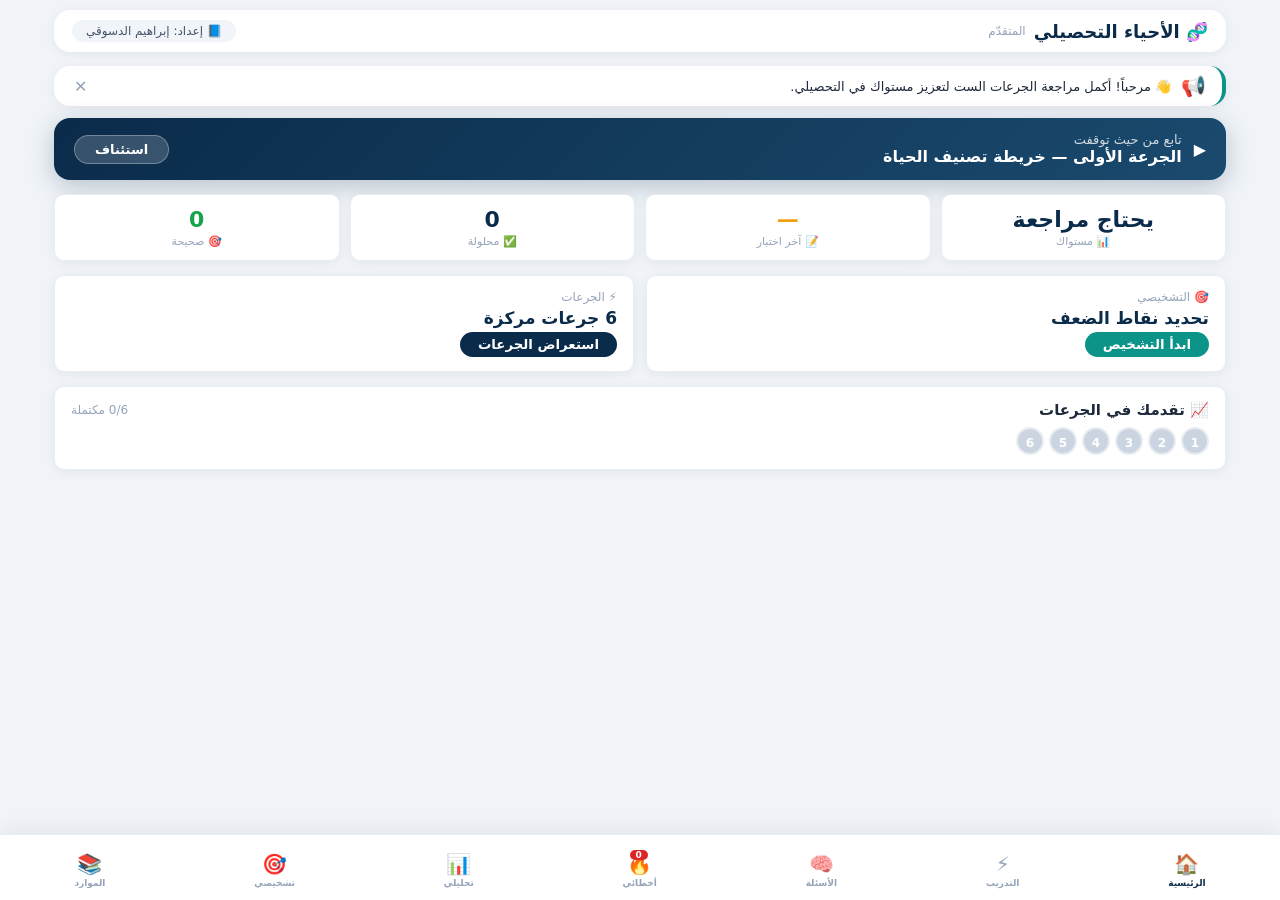
<file: tahsiliGames/bio_sa_01.html>
<!DOCTYPE html>
<html lang="ar" dir="rtl">
<head>
    <meta charset="UTF-8">
    <meta name="viewport" content="width=device-width, initial-scale=1.0, maximum-scale=1.5">
    <title>🧬 الأحياء التحصيلي المتقدم</title>
    <style>
        * { margin: 0; padding: 0; box-sizing: border-box; }
        :root {
            --primary: #0b2b4a;
            --primary-light: #1a4a6e;
            --accent: #0d9488;
            --accent-light: #14b8a6;
            --success: #16a34a;
            --danger: #dc2626;
            --warning: #f59e0b;
            --gray-50: #f8fafc;
            --gray-100: #f1f5f9;
            --gray-200: #e9edf2;
            --gray-300: #cbd5e1;
            --gray-500: #94a3b8;
            --gray-700: #475569;
            --gray-900: #1e293b;
            --radius: 16px;
            --radius-sm: 10px;
            --shadow: 0 2px 12px rgba(0, 0, 0, 0.06);
            --shadow-hover: 0 8px 32px rgba(0, 0, 0, 0.10);
            --transition: 0.2s ease;
            --bottom-nav-height: 66px;
        }
        body {
            font-family: 'Segoe UI', 'Tahoma', system-ui, sans-serif;
            background: #f0f4f8;
            color: var(--gray-900);
            min-height: 100vh;
            padding-bottom: calc(var(--bottom-nav-height) + 16px);
            -webkit-font-smoothing: antialiased;
        }
        .app-shell { max-width: 1200px; margin: 0 auto; padding: 10px 14px 0; }

        /* HEADER */
        .app-header {
            display: flex; justify-content: space-between; align-items: center;
            flex-wrap: wrap; gap: 8px; padding: 10px 18px; background: #fff;
            border-radius: var(--radius); box-shadow: var(--shadow); margin-bottom: 14px;
        }
        .app-header .brand { display: flex; align-items: center; gap: 8px; font-size: 18px; font-weight: 700; color: var(--primary); }
        .app-header .brand small { font-size: 12px; font-weight: 400; color: var(--gray-500); }
        .app-header .badge-header { font-size: 12px; background: var(--gray-100); padding: 4px 14px; border-radius: 40px; color: var(--gray-700); }

        /* NOTIFICATION */
        .notification-banner {
            background: #fff; border-radius: var(--radius); padding: 8px 16px; margin-bottom: 12px;
            display: flex; align-items: center; gap: 10px; flex-wrap: wrap;
            border-right: 4px solid var(--accent); box-shadow: var(--shadow); font-size: 13px;
        }
        .notification-banner .icon { font-size: 20px; }
        .notification-banner .msg { flex: 1; }
        .notification-banner .dismiss { background: none; border: none; font-size: 16px; cursor: pointer; color: var(--gray-500); padding: 0 4px; }

        /* RESUME */
        .resume-card {
            background: linear-gradient(135deg, var(--primary), var(--primary-light));
            border-radius: var(--radius); padding: 14px 20px; color: #fff;
            display: flex; align-items: center; justify-content: space-between;
            flex-wrap: wrap; gap: 10px; margin-bottom: 14px;
            box-shadow: 0 6px 24px rgba(11, 43, 74, 0.25); cursor: pointer; transition: var(--transition);
        }
        .resume-card:hover { transform: translateY(-2px); box-shadow: 0 10px 32px rgba(11, 43, 74, 0.35); }
        .resume-card .info { display: flex; align-items: center; gap: 12px; flex-wrap: wrap; }
        .resume-card .info .label { font-size: 13px; opacity: 0.8; }
        .resume-card .info .value { font-weight: 700; font-size: 16px; }
        .resume-card .btn-resume {
            background: rgba(255, 255, 255, 0.18); border: 1.5px solid rgba(255, 255, 255, 0.3);
            color: #fff; padding: 6px 20px; border-radius: 40px; font-weight: 600;
            font-size: 13px; cursor: pointer; font-family: inherit;
        }
        .resume-card .btn-resume:hover { background: rgba(255, 255, 255, 0.30); }

        /* STATS */
        .stats-grid { display: grid; grid-template-columns: repeat(auto-fit, minmax(110px, 1fr)); gap: 10px; margin-bottom: 14px; }
        .stats-grid .stat-box { background: #fff; border-radius: var(--radius-sm); padding: 12px; text-align: center; box-shadow: var(--shadow); border: 1px solid var(--gray-200); }
        .stats-grid .stat-box .num { font-size: 22px; font-weight: 800; color: var(--primary); line-height: 1.2; }
        .stats-grid .stat-box .num.green { color: var(--success); }
        .stats-grid .stat-box .num.red { color: var(--danger); }
        .stats-grid .stat-box .num.gold { color: var(--warning); }
        .stats-grid .stat-box .lbl { font-size: 11px; color: var(--gray-500); margin-top: 2px; }

        /* PAGES */
        .page { display: none; animation: fadeUp 0.3s ease; }
        .page.active { display: block; }
        @keyframes fadeUp { from { opacity: 0; transform: translateY(10px); } to { opacity: 1; transform: translateY(0); } }

        /* DOSE CARDS */
        .dose-grid { display: grid; grid-template-columns: repeat(auto-fill, minmax(240px, 1fr)); gap: 12px; }
        .dose-card {
            background: #fff; border-radius: var(--radius); padding: 16px 18px;
            box-shadow: var(--shadow); border: 1px solid var(--gray-200);
            transition: var(--transition); cursor: pointer; position: relative;
        }
        .dose-card:hover { box-shadow: var(--shadow-hover); transform: translateY(-3px); }
        .dose-card .dose-number { font-size: 11px; color: var(--gray-500); font-weight: 600; }
        .dose-card .dose-title { font-size: 15px; font-weight: 700; margin: 4px 0; color: var(--primary); }
        .dose-card .dose-meta { font-size: 12px; color: var(--gray-700); display: flex; gap: 8px; flex-wrap: wrap; margin-top: 4px; }
        .dose-card .dose-meta span { background: var(--gray-100); padding: 2px 10px; border-radius: 30px; }
        .dose-card .progress-dot { display: inline-block; width: 8px; height: 8px; border-radius: 50%; margin-left: 4px; }
        .dose-card .progress-dot.done { background: var(--success); }
        .dose-card .progress-dot.partial { background: var(--warning); }
        .dose-card .progress-dot.pending { background: var(--gray-300); }
        .dose-card .dose-pct { font-size: 13px; font-weight: 700; color: var(--primary); margin-top: 6px; }
        .dose-card .dose-bar { height: 4px; background: var(--gray-200); border-radius: 10px; margin-top: 6px; overflow: hidden; }
        .dose-card .dose-bar .fill { height: 100%; border-radius: 10px; transition: width 0.5s ease; }

        /* DOSE DETAIL */
        .dose-detail-view { background: #fff; border-radius: var(--radius); padding: 20px 24px; box-shadow: var(--shadow); margin-bottom: 14px; border: 1px solid var(--gray-200); }
        .dose-detail-view .back-btn { background: var(--gray-100); border: none; padding: 6px 18px; border-radius: 40px; font-weight: 600; cursor: pointer; font-family: inherit; font-size: 13px; margin-bottom: 12px; }
        .dose-detail-view .back-btn:hover { background: var(--gray-200); }
        .dose-detail-view .dose-head { border-bottom: 2px solid var(--gray-200); padding-bottom: 10px; margin-bottom: 14px; }
        .dose-detail-view .dose-head h2 { font-size: 22px; color: var(--primary); }
        .dose-detail-view .dose-head p { color: var(--gray-700); font-size: 14px; margin-top: 4px; }
        .dose-detail-view .concept-grid { display: grid; grid-template-columns: 1fr 1fr; gap: 8px 20px; margin: 10px 0 14px; }
        @media (max-width: 550px) { .dose-detail-view .concept-grid { grid-template-columns: 1fr; } }
        .dose-detail-view .concept-grid .c-item { padding: 4px 0; font-size: 14px; border-bottom: 1px solid var(--gray-100); display: flex; align-items: center; gap: 6px; }
        .dose-detail-view .concept-grid .c-item .dot { color: var(--accent); font-weight: 700; }
        .dose-detail-view .dose-questions { margin-top: 14px; border-top: 1px solid var(--gray-200); padding-top: 14px; }
        .dose-detail-view .dose-questions h4 { font-size: 16px; margin-bottom: 10px; color: var(--primary); }
        .dose-detail-view .dq-item { background: var(--gray-50); border-radius: var(--radius-sm); padding: 12px 14px; margin-bottom: 8px; border: 1px solid var(--gray-200); }
        .dose-detail-view .dq-item .dq-q { font-weight: 500; font-size: 14px; line-height: 1.6; }
        .dose-detail-view .dq-item .dq-opts { display: grid; grid-template-columns: 1fr 1fr; gap: 4px 16px; margin-top: 6px; }
        @media (max-width: 500px) { .dose-detail-view .dq-item .dq-opts { grid-template-columns: 1fr; } }
        .dose-detail-view .dq-item .dq-opts .opt { font-size: 13px; padding: 4px 8px; border-radius: 6px; cursor: pointer; border: 1.5px solid transparent; display: flex; align-items: center; gap: 6px; }
        .dose-detail-view .dq-item .dq-opts .opt:hover { background: var(--gray-100); }
        .dose-detail-view .dq-item .dq-opts .opt.selected { background: #dbeafe; border-color: var(--accent); }
        .dose-detail-view .dq-item .dq-opts .opt.correct { background: #dcfce7; border-color: var(--success); }
        .dose-detail-view .dq-item .dq-opts .opt.wrong { background: #fee2e2; border-color: var(--danger); }
        .dose-detail-view .dq-item .dq-explain { margin-top: 6px; font-size: 13px; padding: 6px 12px; background: #fff; border-radius: 6px; border-right: 3px solid var(--accent); display: none; line-height: 1.6; }
        .dose-detail-view .dq-item .dq-explain.show { display: block; }

        /* QUESTION BANK */
        .qb-filters { display: flex; flex-wrap: wrap; gap: 6px; margin-bottom: 12px; background: #fff; padding: 10px 14px; border-radius: var(--radius-sm); box-shadow: var(--shadow); align-items: center; }
        .qb-filters select, .qb-filters button { padding: 5px 12px; border-radius: 30px; border: 1px solid var(--gray-200); background: #fff; font-family: inherit; font-size: 12px; flex: 1; min-width: 80px; cursor: pointer; }
        .qb-filters button { flex: 0 0 auto; background: var(--gray-100); }
        .qb-filters button:hover { background: var(--gray-200); }
        .qb-question { background: #fff; border-radius: var(--radius-sm); padding: 16px 18px; margin-bottom: 12px; box-shadow: var(--shadow); border: 1px solid var(--gray-200); }
        .qb-question .q-head { display: flex; flex-wrap: wrap; gap: 6px 14px; align-items: center; margin-bottom: 8px; }
        .qb-question .q-head .qid { font-weight: 600; color: var(--gray-500); font-size: 12px; }
        .qb-question .q-head .tag { font-size: 11px; padding: 2px 12px; border-radius: 30px; background: var(--gray-100); }
        .qb-question .q-head .tag.dose-tag { background: #ccfbf1; color: var(--accent); }
        .qb-question .q-text { font-size: 15px; font-weight: 500; margin-bottom: 10px; line-height: 1.7; }
        .qb-question .q-options { display: grid; grid-template-columns: 1fr 1fr; gap: 6px 16px; }
        @media (max-width: 550px) { .qb-question .q-options { grid-template-columns: 1fr; } }
        .qb-question .q-options .opt { display: flex; align-items: center; gap: 8px; padding: 6px 10px; border-radius: 8px; cursor: pointer; font-size: 14px; border: 1.5px solid transparent; }
        .qb-question .q-options .opt:hover { background: var(--gray-100); }
        .qb-question .q-options .opt.selected { background: #dbeafe; border-color: var(--accent); }
        .qb-question .q-options .opt.correct { background: #dcfce7; border-color: var(--success); }
        .qb-question .q-options .opt.wrong { background: #fee2e2; border-color: var(--danger); }
        .qb-question .q-explain { margin-top: 10px; padding: 10px 14px; background: var(--gray-50); border-radius: var(--radius-sm); font-size: 13px; border-right: 3px solid var(--accent); display: none; line-height: 1.7; }
        .qb-question .q-explain.show { display: block; }
        .qb-pagination { display: flex; justify-content: center; align-items: center; gap: 10px; padding: 10px 0; }
        .qb-pagination button { padding: 4px 18px; border-radius: 30px; border: 1px solid var(--gray-200); background: #fff; font-family: inherit; cursor: pointer; font-size: 13px; }
        .qb-pagination button:disabled { opacity: 0.4; cursor: not-allowed; }

        /* MISTAKES */
        .mistake-item { background: #fff; border-radius: var(--radius-sm); padding: 12px 16px; margin-bottom: 8px; border-right: 4px solid var(--danger); box-shadow: var(--shadow); }
        .mistake-item .m-q { font-weight: 500; font-size: 14px; line-height: 1.6; }
        .mistake-item .m-detail { font-size: 13px; color: var(--gray-700); margin-top: 4px; }
        .mistake-item .m-detail .wrong-ans { color: var(--danger); font-weight: 600; }
        .mistake-item .m-detail .correct-ans { color: var(--success); font-weight: 600; }
        .mistake-item .review-mistake { background: var(--accent); color: #fff; border: none; padding: 2px 16px; border-radius: 30px; font-size: 12px; cursor: pointer; font-family: inherit; margin-right: 8px; }

        /* ANALYTICS */
        .analytics-full { background: #fff; border-radius: var(--radius); padding: 20px 24px; box-shadow: var(--shadow); border: 1px solid var(--gray-200); }
        .analytics-full .an-top { display: flex; flex-wrap: wrap; gap: 16px 32px; justify-content: space-between; align-items: center; border-bottom: 2px solid var(--gray-200); padding-bottom: 14px; margin-bottom: 16px; }
        .analytics-full .an-accuracy { font-size: 38px; font-weight: 800; color: var(--primary); }
        .analytics-full .an-accuracy span { font-size: 16px; font-weight: 400; color: var(--gray-500); }
        .analytics-full .an-stats { display: flex; gap: 20px; flex-wrap: wrap; }
        .analytics-full .an-stats .as-item { text-align: center; }
        .analytics-full .an-stats .as-item .as-num { font-size: 22px; font-weight: 700; }
        .analytics-full .an-stats .as-item .as-num.green { color: var(--success); }
        .analytics-full .an-stats .as-item .as-num.red { color: var(--danger); }
        .analytics-full .an-stats .as-item .as-label { font-size: 12px; color: var(--gray-500); }
        .analytics-full .ad-item { display: flex; align-items: center; gap: 10px; padding: 4px 0; border-bottom: 1px solid var(--gray-100); font-size: 13px; }
        .analytics-full .ad-item .ad-name { min-width: 140px; font-weight: 500; }
        .analytics-full .ad-item .ad-bar { flex: 1; height: 6px; background: var(--gray-200); border-radius: 10px; overflow: hidden; }
        .analytics-full .ad-item .ad-bar .fill { height: 100%; border-radius: 10px; transition: width 0.6s ease; }
        .analytics-full .ad-item .ad-pct { min-width: 40px; font-weight: 600; }
        .analytics-full .aw-tags { display: flex; flex-wrap: wrap; gap: 6px; }
        .analytics-full .aw-tags .tag { background: #fee2e2; color: var(--danger); padding: 4px 14px; border-radius: 30px; font-size: 13px; font-weight: 600; }
        .analytics-full .aw-tags .tag.green { background: #dcfce7; color: var(--success); }
        .analytics-full .ach-tags .tag { background: #fef9c3; color: #854d0e; padding: 4px 14px; border-radius: 30px; font-size: 13px; font-weight: 600; }
        .analytics-full .ach-tags .tag.done { background: #dcfce7; color: var(--success); }

        /* DIAGNOSTIC */
        .diag-container { background: #fff; border-radius: var(--radius); padding: 20px 24px; box-shadow: var(--shadow); border: 1px solid var(--gray-200); }
        .diag-header { display: flex; justify-content: space-between; align-items: center; flex-wrap: wrap; gap: 8px; margin-bottom: 14px; }
        .diag-header h3 { font-size: 20px; color: var(--primary); }
        .diag-start-btn { padding: 8px 28px; border-radius: 40px; border: none; background: var(--primary); color: #fff; font-weight: 700; cursor: pointer; font-family: inherit; font-size: 14px; }
        .diag-start-btn:hover { background: var(--primary-light); }
        .diag-results .dr-item { display: flex; justify-content: space-between; padding: 6px 0; border-bottom: 1px solid var(--gray-100); font-size: 14px; }

        /* RESOURCES */
        .resources-grid { display: grid; grid-template-columns: repeat(auto-fill, minmax(180px, 1fr)); gap: 12px; }
        .resource-card { background: #fff; border-radius: var(--radius-sm); padding: 14px; box-shadow: var(--shadow); border: 1px solid var(--gray-200); text-align: center; transition: var(--transition); cursor: pointer; }
        .resource-card:hover { transform: translateY(-3px); box-shadow: var(--shadow-hover); }
        .resource-card .r-icon { font-size: 28px; }
        .resource-card .r-title { font-weight: 600; font-size: 13px; margin: 4px 0 2px; }
        .resource-card .r-desc { font-size: 11px; color: var(--gray-500); }

        /* EMPTY STATE */
        .empty-state { text-align: center; padding: 30px 16px; color: var(--gray-500); }
        .empty-state .icon { font-size: 40px; margin-bottom: 8px; }

        /* TOAST */
        .toast-container {
            position: fixed; bottom: calc(var(--bottom-nav-height) + 20px); left: 50%;
            transform: translateX(-50%); z-index: 999; background: var(--primary); color: #fff;
            padding: 8px 22px; border-radius: 40px; font-size: 13px; font-weight: 500;
            box-shadow: 0 8px 30px rgba(0, 0, 0, 0.2); opacity: 0;
            transition: opacity 0.3s ease, transform 0.3s ease;
            transform: translateX(-50%) translateY(20px); pointer-events: none; max-width: 90%;
        }
        .toast-container.show { opacity: 1; transform: translateX(-50%) translateY(0); pointer-events: auto; }

        /* BOTTOM NAV */
        .bottom-nav {
            position: fixed; bottom: 0; left: 0; right: 0; background: #fff;
            border-top: 1px solid var(--gray-200); display: flex; justify-content: space-around;
            align-items: center; padding: 4px 0 env(safe-area-inset-bottom);
            height: var(--bottom-nav-height); z-index: 100;
            box-shadow: 0 -4px 20px rgba(0, 0, 0, 0.06); overflow-x: auto;
        }
        .bottom-nav::-webkit-scrollbar { height: 0; }
        .bottom-nav .nav-item {
            display: flex; flex-direction: column; align-items: center; justify-content: center;
            font-size: 10px; color: var(--gray-500); cursor: pointer; padding: 4px 10px;
            border: none; background: transparent; font-family: inherit;
            transition: var(--transition); flex: 0 0 auto; min-width: 50px;
            gap: 2px; border-radius: 8px;
        }
        .bottom-nav .nav-item .nav-icon { font-size: 20px; line-height: 1.2; }
        .bottom-nav .nav-item .nav-label { font-size: 9px; font-weight: 600; }
        .bottom-nav .nav-item.active { color: var(--primary); }
        .bottom-nav .nav-item .badge-nav {
            background: var(--danger); color: #fff; font-size: 9px; border-radius: 30px;
            padding: 0 6px; font-weight: 700; margin-right: 2px; position: absolute; top: 2px;
        }
        .bottom-nav .nav-item { position: relative; }

        /* RESPONSIVE */
        @media (max-width: 600px) {
            .app-shell { padding: 6px 6px 0; }
            .app-header .brand { font-size: 15px; }
            .app-header .brand small { font-size: 10px; }
            .stats-grid { grid-template-columns: repeat(2, 1fr); gap: 6px; }
            .stats-grid .stat-box .num { font-size: 18px; }
            .dose-grid { grid-template-columns: 1fr; }
            .dose-detail-view { padding: 14px 12px; }
            .dose-detail-view .concept-grid { grid-template-columns: 1fr; }
            .analytics-full .an-top { flex-direction: column; align-items: stretch; text-align: center; }
            .analytics-full .an-stats { justify-content: center; }
            .analytics-full .ad-item { flex-wrap: wrap; }
            .analytics-full .ad-item .ad-name { min-width: 80px; font-size: 12px; }
            .resume-card { flex-direction: column; align-items: stretch; text-align: center; }
            .resume-card .btn-resume { align-self: center; }
            .resources-grid { grid-template-columns: 1fr 1fr; }
            .diag-header { flex-direction: column; align-items: stretch; }
            .qb-filters { flex-direction: column; align-items: stretch; }
            .qb-filters select, .qb-filters button { width: 100%; }
            .bottom-nav .nav-item { min-width: 40px; padding: 2px 6px; }
            .bottom-nav .nav-item .nav-icon { font-size: 18px; }
            .bottom-nav .nav-item .nav-label { font-size: 8px; }
        }
        @media (max-width: 400px) {
            .resources-grid { grid-template-columns: 1fr; }
            .bottom-nav .nav-item { min-width: 34px; padding: 1px 4px; }
            .bottom-nav .nav-item .nav-icon { font-size: 16px; }
            .bottom-nav .nav-item .nav-label { font-size: 7px; }
        }
        ::-webkit-scrollbar { width: 4px; height: 4px; }
        ::-webkit-scrollbar-track { background: var(--gray-100); }
        ::-webkit-scrollbar-thumb { background: var(--gray-300); border-radius: 10px; }
    </style>
</head>
<body>
    <div class="app-shell" id="app">
        <div class="toast-container" id="toast"></div>

        <header class="app-header">
            <div class="brand">🧬 الأحياء التحصيلي <small>المتقدّم</small></div>
            <div class="badge-header">📘 إعداد: إبراهيم الدسوقي</div>
        </header>

        <div class="notification-banner" id="notifBanner">
            <span class="icon">📢</span>
            <span class="msg" id="notifMsg">👋 مرحباً! أكمل مراجعة الجرعات الست لتعزيز مستواك في التحصيلي.</span>
            <button class="dismiss" id="dismissNotif">✕</button>
        </div>

        <div class="resume-card" id="resumeCard">
            <div class="info">
                <span>▶</span>
                <div>
                    <div class="label">تابع من حيث توقفت</div>
                    <div class="value" id="resumeText">الجرعة الأولى — خريطة تصنيف الحياة</div>
                </div>
            </div>
            <button class="btn-resume" id="resumeBtn">استئناف</button>
        </div>

        <div class="stats-grid">
            <div class="stat-box"><div class="num" id="statLevel">0%</div><div class="lbl">📊 مستواك</div></div>
            <div class="stat-box"><div class="num gold" id="statLastScore">—</div><div class="lbl">📝 آخر اختبار</div></div>
            <div class="stat-box"><div class="num" id="statSolved">0</div><div class="lbl">✅ محلولة</div></div>
            <div class="stat-box"><div class="num green" id="statCorrect">0</div><div class="lbl">🎯 صحيحة</div></div>
        </div>

        <!-- HOME -->
        <div class="page active" id="page-home">
            <div style="display:grid;grid-template-columns:1fr 1fr;gap:12px;margin-bottom:14px;">
                <div style="background:#fff;border-radius:var(--radius-sm);padding:14px 16px;box-shadow:var(--shadow);border:1px solid var(--gray-200);">
                    <div style="font-size:12px;color:var(--gray-500);">🎯 التشخيصي</div>
                    <div style="font-size:17px;font-weight:700;color:var(--primary);margin:4px 0;">تحديد نقاط الضعف</div>
                    <button class="btn-resume" style="background:var(--accent);color:#fff;border:none;padding:5px 18px;border-radius:40px;font-weight:600;cursor:pointer;font-family:inherit;" id="diagQuickBtn">ابدأ التشخيص</button>
                </div>
                <div style="background:#fff;border-radius:var(--radius-sm);padding:14px 16px;box-shadow:var(--shadow);border:1px solid var(--gray-200);">
                    <div style="font-size:12px;color:var(--gray-500);">⚡ الجرعات</div>
                    <div style="font-size:17px;font-weight:700;color:var(--primary);margin:4px 0;">6 جرعات مركزة</div>
                    <button class="btn-resume" style="background:var(--primary);color:#fff;border:none;padding:5px 18px;border-radius:40px;font-weight:600;cursor:pointer;font-family:inherit;" id="doseQuickBtn">استعراض الجرعات</button>
                </div>
            </div>
            <div style="background:#fff;border-radius:var(--radius-sm);padding:14px 16px;box-shadow:var(--shadow);border:1px solid var(--gray-200);">
                <div style="display:flex;justify-content:space-between;align-items:center;flex-wrap:wrap;gap:4px;margin-bottom:8px;">
                    <span style="font-weight:700;font-size:15px;">📈 تقدمك في الجرعات</span>
                    <span style="font-size:12px;color:var(--gray-500);" id="doseProgressText">0/6 مكتملة</span>
                </div>
                <div id="doseProgressBar" style="display:flex;gap:5px;flex-wrap:wrap;"></div>
            </div>
        </div>

        <!-- TRAINING -->
        <div class="page" id="page-training">
            <div style="display:flex;justify-content:space-between;align-items:center;flex-wrap:wrap;gap:6px;margin-bottom:12px;">
                <h3 style="font-size:18px;color:var(--primary);">⚡ الجرعات المركزة</h3>
                <span style="font-size:12px;color:var(--gray-500);" id="trainingProgressLabel">0/6</span>
            </div>
            <div id="trainingContent"><div class="dose-grid" id="doseGrid"></div></div>
            <div id="doseDetailContainer"></div>
        </div>

        <!-- QUESTIONS -->
        <div class="page" id="page-questions">
            <div class="qb-filters">
                <select id="qbFilterTopic"><option value="all">جميع الموضوعات</option></select>
                <select id="qbFilterDose"><option value="all">جميع الجرعات</option></select>
                <select id="qbFilterDiff"><option value="all">جميع المستويات</option><option value="سهل">سهل</option><option value="متوسط">متوسط</option><option value="صعب">صعب</option></select>
                <select id="qbFilterStatus"><option value="all">الكل</option><option value="answered">تمّت الإجابة</option><option value="unanswered">لم تُجب</option><option value="correct">صحيحة</option><option value="wrong">خاطئة</option></select>
                <button id="qbResetFilters">↺</button>
            </div>
            <div id="qbList"></div>
            <div class="qb-pagination">
                <button id="qbPrev" disabled>‹ السابق</button>
                <span id="qbPageInfo">1 / 1</span>
                <button id="qbNext" disabled>التالي ›</button>
            </div>
        </div>

        <!-- MISTAKES -->
        <div class="page" id="page-mistakes">
            <div style="display:flex;justify-content:space-between;align-items:center;flex-wrap:wrap;gap:6px;margin-bottom:12px;">
                <h3 style="font-size:18px;color:var(--primary);">🔥 أخطائي</h3>
                <span style="font-size:12px;color:var(--gray-500);" id="mistakesCountLabel">0 سؤال خاطئ</span>
            </div>
            <div id="mistakesList"></div>
        </div>

        <!-- ANALYTICS -->
        <div class="page" id="page-analytics"><div id="analyticsFullContainer"></div></div>

        <!-- DIAGNOSTIC -->
        <div class="page" id="page-diagnostic">
            <div class="diag-container">
                <div class="diag-header">
                    <h3>🎯 التشخيصي الشامل</h3>
                    <button class="diag-start-btn" id="diagStartBtn">🔄 تشغيل التشخيص</button>
                </div>
                <div id="diagContent">
                    <p style="color:var(--gray-700);font-size:14px;">سيقوم التشخيص بتحليل أدائك في جميع الأسئلة وتحديد نقاط القوة والضعف لديك.</p>
                    <div id="diagResults" style="margin-top:14px;"></div>
                </div>
            </div>
        </div>

        <!-- RESOURCES -->
        <div class="page" id="page-resources">
            <div style="margin-bottom:12px;">
                <h3 style="font-size:18px;color:var(--primary);">📚 الموارد والمراجعة النهائية</h3>
            </div>
            <div class="resources-grid" id="resourcesGrid"></div>
            <div id="rescueSheetContainer" style="margin-top:14px;"></div>
        </div>
    </div>

    <!-- BOTTOM NAV -->
    <nav class="bottom-nav" id="bottomNav">
        <button class="nav-item active" data-tab="home"><span class="nav-icon">🏠</span><span class="nav-label">الرئيسية</span></button>
        <button class="nav-item" data-tab="training"><span class="nav-icon">⚡</span><span class="nav-label">التدريب</span></button>
        <button class="nav-item" data-tab="questions"><span class="nav-icon">🧠</span><span class="nav-label">الأسئلة</span></button>
        <button class="nav-item" data-tab="mistakes"><span class="nav-icon">🔥</span><span class="nav-label">أخطائي</span><span class="badge-nav" id="mistakeCountBottom">0</span></button>
        <button class="nav-item" data-tab="analytics"><span class="nav-icon">📊</span><span class="nav-label">تحليلي</span></button>
        <button class="nav-item" data-tab="diagnostic"><span class="nav-icon">🎯</span><span class="nav-label">تشخيصي</span></button>
        <button class="nav-item" data-tab="resources"><span class="nav-icon">📚</span><span class="nav-label">الموارد</span></button>
    </nav>

    <script>
    // ============================================================================
    //  QUESTION DATA — Biology (بنك + محاكاة 1 + محاكاة 2)
    // ============================================================================
    const QUESTIONS = [
        // ============ بنك الأسئلة (18 سؤالاً) ============
        { id:"Q01", set:"bank", topic:"المنهجية العلمية", concept:"عناصر التجربة المنضبطة", skill:"تحليل", difficulty:"متوسط",
          question:"أجرى باحث تجربة لمعرفة أثر تركيزات مختلفة من مادة كيميائية مضادة للبكتيريا على قطر منطقة التثبيط لنمو بكتيريا حقيقية. أعد أربعة أطباق بترية تحوي نفس نوع البكتيريا والوسط الغذائي، وأضاف التركيزات (10mg, 20mg, 30mg) للأطباق الثلاثة الأولى، بينما ترك الطبق الرابع بدون إضافة. ما المتغير المستقل بداخل هذه التجربة؟",
          A:"نوع البكتيريا ونوع الوسط الغذائي", B:"قطر منطقة التثبيط المقاسة لنمو البكتيريا", C:"تركيز المادة الكيميائية المضادة المضافة", D:"الطبق الرابع الخالي من المادة الكيميائية",
          correct:"C", explanation:"المتغير المستقل هو العامل الوحيد الذي يغيره الباحث عمداً بداخل التجربة لاختبار أثره (تركيز المادة الكيميائية)، بينما يمثل قطر التثبيط المتغير التابع، والطبق الرابع هو المجموعة الضابطة.",
          dose:"الجرعة الأولى" },

        { id:"Q02", set:"bank", topic:"تصنيف الأحياء", concept:"التركيب الكيميائي للجدار الخلوي", skill:"استدلال", difficulty:"صعب",
          question:"فحص فني مجهري عينة لثلاثة كائنات حية (X, Y, Z): أظهرت العينة (X) وجود جدار خلوي غني بمادة الببتيدوجلايكان، والعينة (Y) جداراً خلوياً مكوناً من الكايتين، والعينة (Z) جداراً صلباً يحوي السيليكا. ما التصنيف الدقيق للكائنات (X, Y, Z) على التوالي؟",
          A:"X: بكتيريا حقيقية ، Y: فطريات ، Z: دياتومات", B:"X: بكتيريا بدائية ، Y: نباتات ، Z: دياتومات", C:"X: فطريات ، Y: بكتيريا حقيقية ، Z: طحالب حمراء", D:"X: دياتومات ، Y: فطريات ، Z: بكتيريا حقيقية",
          correct:"A", explanation:"البكتيريا الحقيقية يمتاز جدارها باحتوائه على الببتيدوجلايكان، بينما تتكون جدر الفطريات من الكايتين، وتحوي جدر الدياتومات مادة السيليكا.",
          dose:"الجرعة الأولى" },

        { id:"Q03", set:"bank", topic:"التسمية الثنائية", concept:"قواعد التسمية الثنائية لينيوس", skill:"فهم", difficulty:"سهل",
          question:"أي الخيارات التالية يُعبر عن الصيغة اللاتينية الصحيحة لكتابة الاسم العلمي للبصل عند طباعته طبقاً لنظام لينيوس للتسمية الثنائية؟",
          A:"Allium Cepa", B:"allium cepa", C:"Allium cepa", D:"ALLIUM cepa",
          correct:"C", explanation:"تنص قواعد التسمية الثنائية على كتابة اسم الجنس أولاً يبدأ بحرف كبير (Capital)، واسم النوع ثانياً يبدأ بحرف صغير (Small)، ويكتبان بخط مائل عند الطباعة.",
          dose:"الجرعة الأولى" },

        { id:"Q04", set:"bank", topic:"الجهاز الهيكلي", concept:"الأنسجة الضامة الرابطة (الأربطة والأوتار)", skill:"تطبيق", difficulty:"متوسط",
          question:"تعرض لاعب كرة قدم لالتواء حاد في الركبة، وأفاد التقرير الطبي بتمدد الأنسجة الضامة الصلبة التي تربط عظم الفخذ بعظم الساق مباشرة. ما الاسم العلمي لهذه الأنسجة المتضررة؟",
          A:"الأوتار", B:"الأربطة", C:"الغضاريف الهيالينية", D:"العضلات الملساء",
          correct:"B", explanation:"الأربطة هي أشرطة صلبة من نسيج ضام تربط عظماً بعظم آخر عند المفصل لتثبيته، بينما تربط الأوتار العضلات بالعظام.",
          dose:"الجرعة الثانية" },

        { id:"Q05", set:"bank", topic:"الجهاز العضلي", concept:"الألياف العضلية بطيئة وسريعة الانقباض", skill:"تحليل", difficulty:"متوسط",
          question:"عينة عضلية مأخوذة من متسابق ماراثون أظهرت فحصاً غنياً ببروتين الميوجلوبين والميتوكندريا وتعتمد الفسيولوجيا الهوائية وتستمر بالعمل دون إعياء سريع. كيف تُصنف هذه الألياف العضلية؟",
          A:"ألياف سريعة الانقباض تنقبض بقوة وتراكم اللاكتيك", B:"ألياف بطيئة الانقباض تقاوم التعب والإعياء", C:"عضلات ملساء لا إرادية غير مخططة", D:"عضلات قلبية متفرعة ذات أقراص بينية",
          correct:"B", explanation:"الألياف بطيئة الانقباض تمتاز بكونها غنية بالميتوكندريا والميوجلوبين (لونها داكن) وتعتمد التنفس الهوائي وتقاوم التعب والإعياء فتنسجم مع متسابقي الماراثون.",
          dose:"الجرعة الثانية" },

        { id:"Q06", set:"bank", topic:"الجهاز العصبي", concept:"جهود غشاء الخلية العصبية وقانون الكل أو العدم", skill:"استدلال", difficulty:"صعب",
          question:"إذا كانت عتبة التنبيه لخلية عصبية تبلغ -55 mV، وتم تنبيه الخلية بمؤثر شدته -60 mV فلم يتولد جهد فعل. عند زيادة شدة المؤثر إلى -40 mV تولد جهد فعل كامل. ما الذي نستنتجه بخصوص شدة جهد الفعل إذا زدنا المؤثر مستقبلاً إلى -20 mV؟",
          A:"تزداد شدة جهد الفعل وسرعته إلى ضعف القيمة السابقة", B:"يقل جهد الفعل بسب فرط التنبيه والإنهاك العصبي", C:"يتولد جهد فعل بذات الشدة والاتساع طبقاً لقانون الكل أو العدم", D:"ينتقل السيال العصبي بالاتجاه المعاكس نحو الزوائد الشجيرية",
          correct:"C", explanation:"ينص قانون الكل أو العدم على أن السيال العصبي يتولد بشدة ثابتة وكاملة بمجرد الوصول لعتبة التنبيه أو تجاوزها، ولا تزداد شدته بزيادة شدة المنبه.",
          dose:"الجرعة الثانية" },

        { id:"Q07", set:"bank", topic:"جهاز الدوران", concept:"قواعد التوافق بنقل الدم وعامل الريزوس (Rh)", skill:"تطبيق", difficulty:"متوسط",
          question:"أصيب شخص فصيلة دمه A⁻ بداخل حادث ونزف كمية من الدم. أي المتبرعين التاليين يُعد خياراً آمناً لنقل الدم إليه بداخل الطوارئ دون حدوث تخثر؟",
          A:"متبرع فصيلة دمه AB⁻", B:"متبرع فصيلة دمه A⁺", C:"متبرع فصيلة دمه O⁻", D:"متبرع فصيلة دمه B⁻",
          correct:"C", explanation:"صاحب الفصيلة A⁻ يستقبل الدم من فصيلته السالبة A⁻ أو من الفصيلة السالبة المعطية للجميع O⁻ لتفادي التخثر المناعي وتفاعل الأجسام المضادة مع عامل الريزوس.",
          dose:"الجرعة الثالثة" },

        { id:"Q08", set:"bank", topic:"القناة الهضمية", concept:"هضم البروتينات بالببسين وأثر pH", skill:"تحليل", difficulty:"صعب",
          question:"وُضعت كمية من زلال البيض (بروتين) مع إنزيم الببسين بداخل أنبوب اختبار، وضبط الرقم الهيدروجيني عند (pH = 8). لوحظ عدم هضم البروتين إطلاقاً. ما التعديل الفسيولوجي المباشر الواجب اتخاذه لنشاط الإنزيم؟",
          A:"رفع درجة الحرارة إلى 60°C", B:"إضافة حمض HCl لخفض الرقم الهيدروجيني ليكون حمضياً شديداً (pH 1.5 - 2)", C:"إضافة مادة الصفراء لتحويل الوسط إلى مستحلب قاعدي", D:"إضافة إنزيم الأميليز لتنشيط الموقع الفعال",
          correct:"B", explanation:"إنزيم الببسين يفرز بالمعدة ويشترط لعمله بفعالية وهضم البروتينات وجود وسط حمضي شديد يوفر بحمض الهيدروكلوريك HCl.",
          dose:"الجرعة الثالثة" },

        { id:"Q09", set:"bank", topic:"الجهاز الإخراجي والتغذية", concept:"حساب السعرات الحرارية والتحويل بين الوحدات", skill:"حساب", difficulty:"متوسط",
          question:"تمنح وجبة غذائية الجسم كمية طاقة تبلغ 350 سعراً حرارياً كبيراً (Calorie). كم تبلغ هذه الطاقة بوحدة السعر الحراري الصغير (cal)؟",
          A:"35 cal", B:"3,500 cal", C:"350,000 cal", D:"35,000 cal",
          correct:"C", explanation:"السعر الحراري الغذائي الكبير (Calorie) يعادل 1000 سعر حراري صغير (cal). بالتالي: 350 × 1000 = 350,000 cal.",
          dose:"الجرعة الثالثة" },

        { id:"Q10", set:"bank", topic:"جهاز الغدد الصم", concept:"تصنيف الهرمونات وآلية النفاذ عبر الغشاء", skill:"فهم", difficulty:"سهل",
          question:"أي الهرمونات التالية ينتمي للهرمونات الستيرويدية (الدهنية) ويستطيع الانتشار المباشر عبر الغشاء البلازمي للخلية المستهدفة والارتباط بمستقبل بداخل النواة؟",
          A:"الأنسولين", B:"التستوستيرون", C:"هرمون النمو HG", D:"الجلوكاجون",
          correct:"B", explanation:"الهرمونات الستيرويدية مثل التستوستيرون والكورتيزول تذوب في الدهون فتخترق الغشاء البلازمي وتدخل لترتبط بمستقبل بداخل الخلية أو النواة، بينما هرمونات الأحماض الأمينية ترتبط بمستقبلات سطحية خارجية.",
          dose:"الجرعة الرابعة" },

        { id:"Q11", set:"bank", topic:"التكاثر والنمو", concept:"وظائف أعضاء الجهاز التناسلي الذكري", skill:"تطبيق", difficulty:"متوسط",
          question:"أين يكتمل نضج الحيوانات المنوية وتكتسب قدرتها على الحركة والسباحة وتُخزن بداخل الجهاز التناسلي الذكري بداخل الإنسان؟",
          A:"الخصية بداخل الأنابيب المنوية", B:"قناة فالوب", C:"البربخ", D:"الوعاء الناقل (الأسهر)",
          correct:"C", explanation:"تُنتج الحيوانات المنوية بالأنابيب المنوية بالخصية، ولكن نضجها واكتمال حركتها وتخزينها يتم بداخل البربخ.",
          dose:"الجرعة الرابعة" },

        { id:"Q12", set:"bank", topic:"الجهاز المناعي", concept:"المناعة المكتسبة النشطة مقابل السلبية", skill:"استدلال", difficulty:"صعب",
          question:"تلقى طفل تطعيم اللقاح الثلاثي بداخل الموعد المحدد، مما دفع جسمه لبناء أجسام مضادة وتكوين خلايا ذاكرة مناعية طويلة المدى. كيف نُصنف هذا النوع من المناعة؟",
          A:"مناعة سلبية مؤقتة", B:"مناعة نشطة (إيجابية)", C:"مناعة غير متخصصة كيميائية", D:"مناعة سلبية جنينية",
          correct:"B", explanation:"المناعة النشطة (الإيجابية) تحدث عندما يحفز الجسم ذاتياً لبناء الأجسام المضادة وتكوين ذاكرة مناعية نتيجة التعرض لعدوى أو أخذ اللقاحات؛ أما المناعة السلبية فتتم بنقل أجسام مضادة جاهزة دون ذاكرة.",
          dose:"الجرعة الرابعة" },

        { id:"Q13", set:"bank", topic:"الوراثة الجزيئية", concept:"حساب نسب القواعد النيتروجينية بقوانين تشارجاف", skill:"حساب", difficulty:"متوسط",
          question:"أظهر تحليل عينة من حمض الـ DNA أن نسبة قاعدة الجوانين (G) تعادل 22%. كم تبلغ النسبة المئوية لقاعدة الثايمين (T) بداخل هذه العينة المزدوجة؟",
          A:"22%", B:"28%", C:"44%", D:"56%",
          correct:"B", explanation:"طبقاً لقاعدة تشارجاف: [C] = [G] = 22%. إذن مجموع (G + C) = 44%. المتبقي للقواعد الأخرى (A + T) = 100% - 44% = 56%. وبما أن [A] = [T]، فإن نسبة الثايمين [T] = 56% ÷ 2 = 28%.",
          dose:"الجرعة الخامسة" },

        { id:"Q14", set:"bank", topic:"الوراثة المندلية", concept:"حساب عدد التراكيب الجينية للأمشاج (2^n)", skill:"حساب", difficulty:"صعب",
          question:"مخلوق حي يحتوي طرازه الجيني لثلاث صفات وراثية على التركيب الهجين المتباين: (AaBbCc). كم عدد التراكيب الجينية المتباينة والمحتملة للأمشاج الناتجة عن التوزيع الحر بداخل الانقسام الاختزالي؟",
          A:"3 أمشاج", B:"6 أمشاج", C:"8 أمشاج", D:"16 مشيجاً",
          correct:"C", explanation:"نستخدم الصيغة 2^n لحساب احتمالات الأمشاج، حيث n هو عدد أزواج الجينات المتباينة الهجينة. هنا توجد 3 أزواج متباينة (Aa, Bb, Cc)، فتكون n = 3. بالتالي: 2^3 = 8 أمشاج متباينة.",
          dose:"الجرعة الخامسة" },

        { id:"Q15", set:"bank", topic:"الوراثة البشرية", concept:"الاختلالات الكروموسومية وعدم الانفصال", skill:"تحليل", difficulty:"صعب",
          question:"كشف الفحص الكروموسومي لأنثى تعاني من قامة قصيرة وعدم نضج للأعضاء التناسلية عن وجود (45 كروموسوماً) بتركيب جنسي (XO). ما اسم هذا الاختلال الكروموسومي؟",
          A:"متلازمة داون", B:"متلازمة كلينفلتر (XXY)", C:"متلازمة تيرنر", D:"مرض هنتنجتون السائد",
          correct:"C", explanation:"تنتج متلازمة تيرنر عن عدم انفصال الكروموسومات الجنسية أثناء الانقسام المنصف، فتولد الأنثى بـ (45 كروموسوماً) وتفقد كروموسوماً جنسياً (XO).",
          dose:"الجرعة الخامسة" },

        { id:"Q16", set:"bank", topic:"مدخل إلى الحيوانات", concept:"مستويات التناظر والتغذية الترشيحية", skill:"فهم", difficulty:"سهل",
          question:"أي الكائنات اللافقارية التالية يُصنف تشريحياً على أنه عديم التناظر ويتغذى عن طريق التغذية الترشيحية من الماء؟",
          A:"قنديل البحر", B:"دودة البلايناريا", C:"الإسفنج", D:"الجراد",
          correct:"C", explanation:"الإسفنجيات حيوانات بسيطة عديمة التناظر ولا يمكن تقسيم جسمها لنصفين متماثلين، وتعتمد حصراً على التغذية الترشيحية.",
          dose:"الجرعة السادسة" },

        { id:"Q17", set:"bank", topic:"المفصليات", concept:"الخصائص التشريحية للعنكبيات", skill:"تطبيق", difficulty:"متوسط",
          question:"قام طالب بتشريح كائن مفصلي فوجد أن جسمه مقسم لـ (رأس-صدر وبطن)، ويمتلك رئات كتابية، ويفتقر تماماً لقرون الاستشعار. إلى أي طائفة ينتمي هذا الكائن؟",
          A:"القشريات", B:"الحشرات", C:"العنكبيات", D:"مئويات الأرجل",
          correct:"C", explanation:"العنكبيات هي الطائفة المفصلية الوحيدة التي تتميز بغياب قرون الاستشعار تماماً وتعتمد على الرئات الكتابية والمغازل لإنتاج الحرير.",
          dose:"الجرعة السادسة" },

        { id:"Q18", set:"bank", topic:"أجهزة الإخراج اللافقارية", concept:"أنابيب ملبيجي والخلايا اللهبية والنفريديا", skill:"استدلال", difficulty:"صعب",
          question:"أظهرت النتائج المجهرية أن الكائن (A) يخرج فضلاته عبر خلايا لهبية، والكائن (B) عبر نفريديا، والكائن (C) عبر أنابيب ملبيجي. ما التصنيف الدقيق للكائنات (A, B, C) على التوالي؟",
          A:"A: بلايناريا (مفلطحة) ، B: حلزون (رخويات) ، C: حشرة الجراد (مفصليات)", B:"A: جراد ، B: إسفنج ، C: دودة الأرض", C:"A: دودة الأرض ، B: بلايناريا ، C: قنديل البحر", D:"A: هيدرا ، B: خطبوط ، C: سرطان البحر",
          correct:"A", explanation:"تمتاز الديدان المفلطحة كالبلايناريا بخلايا لهبية للإخراج، والرخويات كالحلزون والحلقيات بنفريديا، والمفصليات كالحشرات بأنابيب ملبيجي.",
          dose:"الجرعة السادسة" },

        // ============ محاكاة 1 (18 سؤالاً) ============
        { id:"S1-01", set:"sim1", topic:"المنهجية العلمية", concept:"الفرضية العلمية", skill:"فهم", difficulty:"سهل",
          question:"أجرى عالم أحياء تجربة مخبرية لاختبار مدى فاعلية تركيزات مختلفة من مركب كيميائي بكتيري. ما المصطلح الذي يطلق على التفسير القابل للاختبار الذي يبدأ به الباحث قبل التجربة؟",
          A:"القانون العلمي", B:"الفرضية العلمية", C:"النظرية العلمية", D:"الاستنتاج النهائي",
          correct:"B", explanation:"الفرضية هي تفسير قابل للاختبار ينطلق منه الباحث قبل إجراء التجارب المنضبطة.",
          dose:"الجرعة الأولى" },
        { id:"S1-02", set:"sim1", topic:"المنهجية العلمية", concept:"أنواع البيانات العلمية", skill:"فهم", difficulty:"سهل",
          question:"قام طالب بجمع بيانات بداخل تجربة لمعرفة أثر كمية السماد المضاف على طول نبات القمح، وسجل أطوال النباتات بالسنتمتر (cm) وكتلة الجذور بالجرام (g). كيف نُصنف هذه البيانات المسجلة؟",
          A:"بيانات وصفية", B:"بيانات كمية", C:"مجموعات ضابطة", D:"فرضيات علمية",
          correct:"B", explanation:"البيانات الكمية هي القياسات الأرقام والوحدات (كالطول بالـ cm والكتلة بالـ g).",
          dose:"الجرعة الأولى" },
        { id:"S1-03", set:"sim1", topic:"تصنيف الأحياء", concept:"خصائص الفطريات والجدار الخلوي", skill:"استدلال", difficulty:"متوسط",
          question:"فحص فني مجهري عينة لخلية حيوانية غير معروفة، أظهرت وجود نواة محاطة بغشاء نباتي وجدار خلوي مكون من مادة الكايتين وخيوط فطرية، وتفتقر للبلاستيدات الخضراء. إلى أي الممالك التالية ينتمي هذا الكائن؟",
          A:"مملكة النباتات", B:"مملكة الطلائعيات", C:"مملكة الفطريات", D:"مملكة البكتيريا الحقيقية",
          correct:"C", explanation:"تتميز الفطريات باحتواء جدارها الخلوي على مادة الكايتين ووجود خيوط فطرية وغياب البلاستيدات.",
          dose:"الجرعة الأولى" },
        { id:"S1-04", set:"sim1", topic:"الجهاز الهيكلي", concept:"المفاصل الكروية", skill:"تطبيق", difficulty:"سهل",
          question:"أي أنواع المفاصل التالية بداخل الهيكل العظمي للإنسان تسمح بحركة العظام بداخل جميع الاتجاهات وفي نطاق واسع جداً كحركة مفصل الكتف والورك؟",
          A:"المفاصل الرزية", B:"المفاصل الكروية (الحقية)", C:"المفاصل الدرزية غير المتحركة", D:"المفاصل المنزلقة",
          correct:"B", explanation:"المفصل الكروي (كالكتف والورك) يمنح الحركة واسعة النطاق بجميع الاتجاهات.",
          dose:"الجرعة الثانية" },
        { id:"S1-05", set:"sim1", topic:"الجهاز العصبي", concept:"القوس الانعكاسي والحبل الشوكي", skill:"تحليل", difficulty:"صعب",
          question:"عند تعرض شخص لوكزة إبرة مفاجئة بيده، سحب يده بسرعة فائقة دون تفكير. أي أجزاء الجهاز العصبي التالية يمثل حلقة الوصل ومقر معالجة السيال العصبي بداخل مسار القوس الانعكاسي دون الحاجة لتدخل المخ المباشر؟",
          A:"المخيخ", B:"الحبل الشوكي", C:"النخاع المستطيل", D:"منطقة تحت المهاد",
          correct:"B", explanation:"معالجة رد الفعل المنعكس وتوجيه الاستجابة الحركية تتم بداخل الحبل الشوكي سريعاً وحماية للجسم دون الحاجة للرجوع للمخ أولاً.",
          dose:"الجرعة الثانية" },
        { id:"S1-06", set:"sim1", topic:"الجهاز العضلي", concept:"الألياف العضلية سريعة الانقباض", skill:"تطبيق", difficulty:"متوسط",
          question:"رياضي متخصص بداخل سباقات الجري الانفجاري للمسافات القصيرة (100م). ما الخصائص الأكثر ملاءمة بداخل ألياف عضلات ساقيه الفسيولوجية لتحقيق أقصى قوة سريعة؟",
          A:"ألياف بطيئة الانقباض غنية بالميوجلوبين والميتوكندريا", B:"ألياف سريعة الانقباض تحوي ميوجلوبين أقل وتعتمد التنفس اللاهوائي", C:"عضلات ملساء لا إرادية مغزلية الشكل", D:"عضلات قلبية غير مخططة تحوي أقراصاً بينية",
          correct:"B", explanation:"الانقباضات الانفجارية السريعة (كسباق 100م) تعتمد على ألياف سريعة الانقباض تحوي ميوجلوبين أقل وتصاب بالإعياء سريعاً لتراكم حمض اللاكتيك.",
          dose:"الجرعة الثانية" },
        { id:"S1-07", set:"sim1", topic:"جهاز الدوران", concept:"الأوردة الرئوية", skill:"فهم", difficulty:"سهل",
          question:"أي الأوعية الدموية التالية بداخل جهاز الدوران ينقل الدم المؤكسج الغني بالأكسجين القادم من الرئتين ليتجه به مباشرة نحو الأذين الأيسر بالقلب؟",
          A:"الشريان الأبهر (الأورطي)", B:"الشريان الرئوي", C:"الأوردة الرئوية", D:"الوريد الأجوف السفلي",
          correct:"C", explanation:"تنقل الأوردة الرئوية الدم المؤكسج القادم من الرئتين لتصبه بالأذين الأيسر للقلب.",
          dose:"الجرعة الثالثة" },
        { id:"S1-08", set:"sim1", topic:"التغذية", concept:"حساب السعرات الحرارية", skill:"حساب", difficulty:"متوسط",
          question:"تحتوي الوجبة الغذائية لشخص على 400 سعر حراري كبير (Calorie). كم تبلغ كمية الطاقة التي تمنحها هذه الوجبة بوحدة السعر الحراري الصغير (cal)؟",
          A:"400 cal", B:"4,000 cal", C:"40,000 cal", D:"400,000 cal",
          correct:"D", explanation:"السعر الحراري الغذائي الكبير (Calorie) يعادل 1000 سعر صغير (cal)؛ بالتالي: 400 × 1000 = 400,000 cal.",
          dose:"الجرعة الثالثة" },
        { id:"S1-09", set:"sim1", topic:"الجهاز الإخراجي", concept:"الترشيح الكلوي ومحفظة بومان", skill:"تحليل", difficulty:"صعب",
          question:"أظهر فحص عينة راشح بداخل محفظة بومان للنفرون الكلي لدى مريض وجود جزيئات بروتينية كبيرة وخلايا دم حمراء بالراشح الأول. ما الاستدلال العلمي الدقيق للخلل بداخل الوحدة الكلوية؟",
          A:"حدوث تلف بداخل الشعيرات الدموية المكونة للكبة بداخل محفظة بومان", B:"انسداد بداخل قناة الحالب الموصلة للمثانة", C:"زيادة إعادة الامتصاص بداخل الأنابيب الملتوية", D:"توقف إفراز الهرمون المانع لإدرار البول",
          correct:"A", explanation:"تمنع شعيرات الكبة بالكُلية نفاذ الخلايا الحمراء والبروتينات الكبيرة، ووجودها بالراشح يستدل منه على تلف أو خلل بنفاذية الشعيرات الكبية.",
          dose:"الجرعة الثالثة" },
        { id:"S1-10", set:"sim1", topic:"جهاز الغدد الصم", concept:"هرمون الجلوكاجون", skill:"تطبيق", difficulty:"متوسط",
          question:"عند انخفاض تركيز سكر الجلوكوز بالدم لدى شخص صائم، ما الهرمون الذي يفرزه البنكرياس فسيولوجياً لتحفيز الكبد على تحليل الجلايكوجين وإعادة السكر لمستواه الطبيعي؟",
          A:"هرمون الأنسولين", B:"هرمون الجلوكاجون", C:"هرمون الثيروكسين", D:"هرمون الألدوستيرون",
          correct:"B", explanation:"يُفرز الجلوكاجون عند انخفاض سكر الدم ليحلل الجلايكوجين بالكبد ويحوله لجلوكوز لرفعه للاتزان.",
          dose:"الجرعة الرابعة" },
        { id:"S1-11", set:"sim1", topic:"التكاثر والنمو", concept:"موقع الإخصاب بالجهاز الأنثوي", skill:"فهم", difficulty:"سهل",
          question:"أين يحدث الإخصاب الطبيعي واندماج الحيوان المنوي بالبويضة لتكوين الزيجوت بداخل الجهاز التناسلي الأنثوي بداخل الإنسان؟",
          A:"المبيض", B:"قناة فالوب (قناة البيض)", C:"بطانة الرحم", D:"المهبل",
          correct:"B", explanation:"يتم اندماج الحيوان المنوي بالبويضة والإخصاب طبيعياً بداخل أعلى قناة فالوب (قناة البيض).",
          dose:"الجرعة الرابعة" },
        { id:"S1-12", set:"sim1", topic:"الجهاز المناعي", concept:"المناعة السلبية والمصل", skill:"استدلال", difficulty:"صعب",
          question:"تعرض شخص لعضة حيوان مشتبه بمرض السعار، فقام الطبيب بحقنه فوراً بأجسام مضادة جاهزة وموجهة للحماية السريعة المباشرة دون إعطائه المسبب المرضي. ما نوع هذه المناعة؟",
          A:"مناعة نشطة إيجابية طويلة المدى", B:"مناعة سلبية مؤقتة", C:"مناعة غير متخصصة تشريحية", D:"استجابة التهابية خلية",
          correct:"B", explanation:"إعطاء أجسام مضادة جاهزة يمنح مناعة سلبية مؤقتة وسريعة دون تكوين ذاكرة مناعية.",
          dose:"الجرعة الرابعة" },
        { id:"S1-13", set:"sim1", topic:"الوراثة الجزيئية", concept:"قاعدة تشارجاف لـ DNA", skill:"حساب", difficulty:"صعب",
          question:"بداخل جزيء DNA مزدوج، إذا بلغت نسبة قاعدة الأدينين (A) نسبة 30% بداخل العينة الوراثية. كم تبلغ النسبة المئوية لقاعدة السيتوسين (C) بداخل هذه العينة المزدوجة؟",
          A:"20%", B:"30%", C:"40%", D:"60%",
          correct:"A", explanation:"بحسب قاعدة تشارجاف: [T] = [A] = 30%. المتبقي للقواعد النيتروجينية الأخرى [G + C] = 100% - 60% = 40%. وبما أن [G] = [C]، فإن نسبة السيتوسين [C] = 40% ÷ 2 = 20%.",
          dose:"الجرعة الخامسة" },
        { id:"S1-14", set:"sim1", topic:"الانقسام المنصف", concept:"العبور الجيني", skill:"فهم", difficulty:"سهل",
          question:"في أي أطوار الانقسام الاختزالي (المنصف) تحدث ظاهرة العبور الجيني (Crossing Over) وتبادل القطع بين الكروموسومات المتماثلة لزيادة التنوع الوراثي؟",
          A:"الطور التمهيدي الأول", B:"الطور الاستوائي الأول", C:"الطور التمهيدي الثاني", D:"الطور الانفصالي الثاني",
          correct:"A", explanation:"تحدث ظاهرة العبور الجيني وتبادل القطع الكروموسومية بداخل الطور التمهيدي الأول من الانقسام المنصف.",
          dose:"الجرعة الخامسة" },
        { id:"S1-15", set:"sim1", topic:"الوراثة البشرية", concept:"متلازمة تيرنر", skill:"تحليل", difficulty:"صعب",
          question:"أنثى يُظهر فحص مخططها الكروموسومي وجود 45 كروموسوماً فقط مع غياب كروموسوم جنسي واحد (XO) وقامة قصيرة وعقم. ما اسم هذه المتلازمة الكروموسومية؟",
          A:"متلازمة داون", B:"متلازمة كلينفلتر", C:"متلازمة تيرنر", D:"مرض هنتنجتون",
          correct:"C", explanation:"تنتج متلازمة تيرنر عن عدم انفصال الكروموسومات الجنسية فتولد الأنثى بـ 45 كروموسوماً وتركيبة جنسية مفردة (XO).",
          dose:"الجرعة الخامسة" },
        { id:"S1-16", set:"sim1", topic:"مدخل إلى الحيوانات", concept:"الإسفنجيات وتناظر الجسم", skill:"فهم", difficulty:"سهل",
          question:"أي الشعب اللافقارية التالية يُصنف كائن الإسفنج بداخلها، ويمتاز بكونه عديم التناظر ويتغذى بوساطة التغذية الترشيحية من الماء؟",
          A:"اللاسعات (الجوفمعويات)", B:"الإسفنجيات (المساميات)", C:"الديدان المفلطحة", D:"المفصليات",
          correct:"B", explanation:"الإسفنجيات حيوانات بسيطة عديمة التناظر وتعتمد على التغذية الترشيحية من الماء.",
          dose:"الجرعة السادسة" },
        { id:"S1-17", set:"sim1", topic:"أجهزة الإخراج اللافقارية", concept:"أنابيب ملبيجي", skill:"تطبيق", difficulty:"سهل",
          question:"ما اسم التراكيب الإخراجية المتخصصة بداخل التجويف الجسمي لحشرة الجراد والمفصليات والتي تخلصه من الفضلات النيتروجينية بداخل الدم؟",
          A:"الخلايا اللهبية", B:"النفريديا", C:"أنابيب ملبيجي", D:"أجهزة السيفون",
          correct:"C", explanation:"تمتاز الحشرات والمفصليات بأنابيب ملبيجي المتخصصة بجمع الفضلات النيتروجينية من الدم وإخراجها.",
          dose:"الجرعة السادسة" },
        { id:"S1-18", set:"sim1", topic:"المفصليات", concept:"العنكبيات وخصائص العناكب", skill:"تحليل", difficulty:"متوسط",
          question:"كائن مفصلي ينتمي لطائفة تمتاز باحتواء جسمها على 4 أزواج من الأرجل المفصلية ووجود المغازل لغزل الحرير وتفتقر تماماً لاحتواء جسمها على قرون استشعار. ما هذا الكائن؟",
          A:"سرطان البحر (القشريات)", B:"العنكبوت / العقرب (العنكبيات)", C:"حشرة النحل (الحشرات)", D:"مئويات الأرجل",
          correct:"B", explanation:"تتميز طائفة العنكبيات (كالعقارب والعناكب) بامتلاك 4 أزواج من الأرجل المفصلية ووجود المغازل لغزل الحرير وافتقارها لقرون الاستشعار.",
          dose:"الجرعة السادسة" },

        // ============ محاكاة 2 (18 سؤالاً) ============
        { id:"S2-01", set:"sim2", topic:"المنهجية العلمية", concept:"المتغير التابع", skill:"تطبيق", difficulty:"متوسط",
          question:"قام باحث بتجربة لتقييم أثر تغير الرقم الهيدروجيني (pH) بداخل أسطوانة تفاعل على نشاط إنزيم الأميليز، وقاس كمية سكر الجلوكوز الناتجة في فترات زمنية متساوية. ما العامل الذي يُعد «متغيراً تابعاً» في هذه التجربة؟",
          A:"درجة الحموضة (pH) المضبوطة", B:"نوع إنزيم الأميليز المستعمل", C:"كمية سكر الجلوكوز الناتجة والمقاسة", D:"درجة حرارة الحاضنة المخبرية الثابتة",
          correct:"C", explanation:"المتغير التابع هو النتيجة الناتجة والمقاسة بداخل التجربة والتي تعتمد على المتغير المستقل (كمية الجلوكوز).",
          dose:"الجرعة الأولى" },
        { id:"S2-02", set:"sim2", topic:"المنهجية العلمية", concept:"البيانات الوصفية والكمية", skill:"فهم", difficulty:"سهل",
          question:"لاحظ طالب بداخل مختبر الأحياء كائناً حياً مجهرياً وسجل: \"الكائن مجهري حلزوني الشكل، لونه أخضر يتألق تحت الضوء، وحركته سريعة ومتموجة\". كيف نُصنف هذه البيانات؟",
          A:"بيانات كمية", B:"بيانات وصفية", C:"فرضيات استنتاجية", D:"متغيرات تجريبية",
          correct:"B", explanation:"البيانات الوصفية هي خواص مدركة بالحواس وتُصاغ بكلمات وأوصاف كـ اللون والشكل والحركة.",
          dose:"الجرعة الأولى" },
        { id:"S2-03", set:"sim2", topic:"تصنيف الأحياء", concept:"البكتيريا البدائية والجدار الخلوي", skill:"استدلال", difficulty:"صعب",
          question:"مخلوق حي دقيق بدائي النواة يعيش في بيئة ينعدم فيها الأكسجين تماماً بداخل رواسب مستنقعات كبريتية حارة، وأثبت التحليل الكيميائي خلو جدرانه الخلوية تماماً من مادة الببتيدوجلايكان. ما التصنيف المباشر لهذا المخلوق؟",
          A:"مملكة البكتيريا الحقيقية", B:"فوق مملكة البدائيات (البكتيريا البدائية)", C:"مملكة الطلائعيات الشبيهة بالحيوانات", D:"مملكة الفطريات الكايتينية",
          correct:"B", explanation:"البدائيات كائنات تعيش بالظروف القاسية (كالحرارة وانعدام الأكسجين) ويخلو جدارها الخلوي من الببتيدوجلايكان.",
          dose:"الجرعة الأولى" },
        { id:"S2-04", set:"sim2", topic:"الجهاز الهيكلي", concept:"المفصل الرزي", skill:"تطبيق", difficulty:"سهل",
          question:"أي أنواع المفاصل التالية في الهيكل العظمي البشري يربط بين عظم العضد وعظمي الساعد عند مفصل المرفق، ويسمح بالحركة في مستوى واحد فقط إلى الأمام والخلف؟",
          A:"المفصل الكروي (الحقي)", B:"المفصل الرزي", C:"المفصل المنزلق", D:"المفصل الدرزي غير المتحرك",
          correct:"B", explanation:"المفصل الرزي (كالمرفق والركبة) يسمح بالحركة بداخل مستوى واحد فقط للأمام والخلف كرزة الباب.",
          dose:"الجرعة الثانية" },
        { id:"S2-05", set:"sim2", topic:"الجهاز العصبي الذاتي", concept:"الجهاز السمبثاوي", skill:"تحليل", difficulty:"متوسط",
          question:"عند مشاهدة شخص لحيوان مفترس مفاجئ بداخل الغابة، تتسع قزحية عينيه ويزداد معدل تنفسه وتتسارع نبضات قلبه وتتوقف حركة أمعائه. ما الجزء المسؤول مباشرة عن هذه الاستجابة؟",
          A:"الجهاز العصبي جار السمبثاوي", B:"الجهاز العصبي السمبثاوي", C:"المخيخ وقشرة المخ", D:"الجهاز العصبي الجسمي الإرادي",
          correct:"B", explanation:"يعمل الجهاز السمبثاوي بداخل حالات الطوارئ والإجهاد والخوف فيوسع البؤبؤ ويزيد النبض والتنفس ويثبط الهضم.",
          dose:"الجرعة الثانية" },
        { id:"S2-06", set:"sim2", topic:"الجهاز العضلي", concept:"الألياف بطيئة الانقباض", skill:"تطبيق", difficulty:"متوسط",
          question:"عينة عضلية مأخوذة من متسابق بداخل سباقات السباحة للمسافات الطويلة، أظهر الفحص النسيجي احتواءها على نسبة مرتفعة جداً من الميتوكندريا وبروتين الميوجلوبين وقدرة فائقة على الاستمرار في العمل دون تراكم حمض اللاكتيك. ما نوع هذه الألياف العضلية؟",
          A:"ألياف سريعة الانقباض", B:"ألياف بطيئة الانقباض", C:"عضلات ملساء لا إرادية", D:"عضلات قلبية غير مخططة",
          correct:"B", explanation:"الألياف بطيئة الانقباض غنية بالميوجلوبين والميتوكندريا وتعتمد التنفس الهوائي وتقاوم التعب بسباقات التحمل.",
          dose:"الجرعة الثانية" },
        { id:"S2-07", set:"sim2", topic:"جهاز الدوران", concept:"البطين الأيسر بالقلب", skill:"فهم", difficulty:"سهل",
          question:"أي حجرات القلب التالية تمتلك أسمك جدار عضلي لتمكينها من ضخ الدم المؤكسج تحت ضغط عالٍ جداً ليدفع عبر الشريان الأبهر (الأورطي) إلى جميع أجزاء وأنسجة الجسم؟",
          A:"الأذين الأيمن", B:"البطين الأيمن", C:"الأذين الأيسر", D:"البطين الأيسر",
          correct:"D", explanation:"يمتلك البطين الأيسر أسمك جدار عضلي لضخ الدم المؤكسج تحت ضغط عالٍ بداخل الشريان الأبهر لجميع أعضاء الجسم.",
          dose:"الجرعة الثالثة" },
        { id:"S2-08", set:"sim2", topic:"التغذية", concept:"حساب السعرات الحرارية", skill:"حساب", difficulty:"متوسط",
          question:"تحتوي وجبة إفطار صحية على كمية طاقة تبلغ 250 سعراً حرارياً كبيراً (Calorie). كم تعادل هذه الطاقة بوحدة السعر الحراري الصغير (cal)؟",
          A:"250 cal", B:"2,500 cal", C:"25,000 cal", D:"250,000 cal",
          correct:"D", explanation:"السعر الحراري الغذائي الكبير (Calorie) يساوي 1000 سعر صغير (cal)؛ بالتالي: 250 × 1000 = 250,000 cal.",
          dose:"الجرعة الثالثة" },
        { id:"S2-09", set:"sim2", topic:"القناة الهضمية", concept:"إنزيم الببسين ودرجة الحموضة", skill:"تحليل", difficulty:"صعب",
          question:"أُضيف إنزيم الببسين إلى أنبوب اختبار يحتوي على زلال البيض (بروتين) ورُفع الرقم الهيدروجيني للأنبوب إلى وسط قاعدي (pH = 9). لوحظ عدم حدوث أي هضم للبروتين. ما السبب العلمي المباشر لذلك؟",
          A:"إنزيم الببسين يتلف بالكامل بداخل درجات الحرارة العادية", B:"إنزيم الببسين يحتاج حصراً إلى وسط حمضي شديد بوجود HCl ليعمل بفعالية", C:"الببسين لا يهضم البروتينات بل يختص بهضم الكربوهيدرات", D:"زلال البيض يحتاج لإنزيم الأميليز اللعابي أولاً لتفكيكه",
          correct:"B", explanation:"يشترط لنشاط الببسين وهضم البروتين وجود وسط حمضي شديد يوفره حمض HCl بداخل المعدة، ويتوقف عمله بوسط قاعدي.",
          dose:"الجرعة الثالثة" },
        { id:"S2-10", set:"sim2", topic:"جهاز الغدد الصم", concept:"هرمون الأنسولين والسكر", skill:"تطبيق", difficulty:"متوسط",
          question:"بعد تناول شخص لوجبة غنية بالسكريات والكربوهيدرات، ارتفع مستوى الجلوكوز في دمه فجأة. أي الهرمونات التالية يفرزه البنكرياس فوراً ليعيد مستوى السكر لنقطة الاتزان الداخلي؟",
          A:"هرمون الجلوكاجون", B:"هرمون الأنسولين", C:"هرمون الألدوستيرون", D:"هرمون الكورتيزول",
          correct:"B", explanation:"يفرز البنكرياس هرمون الأنسولين عند ارتفاع سكر الدم فوراً لتحويل الجلوكوز إلى جلايكوجين بداخل الكبد والعضلات لخفضه.",
          dose:"الجرعة الرابعة" },
        { id:"S2-11", set:"sim2", topic:"التكاثر والنمو", concept:"التستوستيرون", skill:"فهم", difficulty:"سهل",
          question:"ما الهرمون الذكري الرئيسي الذي تفرزه الخلايا البينية في الخصية، والمسؤول عن ظهور الصفات الجنسية الذكرية الثانوية وتنظيم إنتاج الحيوانات المنوية؟",
          A:"هرمون الأنسولين", B:"هرمون التستوستيرون", C:"هرمون الألدوستيرون", D:"هرمون الكالسيتونين",
          correct:"B", explanation:"يفرز التستوستيرون من الخلايا البينية بالخصية ومسؤول عن الصفات الجنسية الذكرية الثانوية وتنظيم إنتاج الحيوانات المنوية.",
          dose:"الجرعة الرابعة" },
        { id:"S2-12", set:"sim2", topic:"الجهاز المناعي", concept:"المناعة النشطة واللقاحات", skill:"استدلال", difficulty:"صعب",
          question:"حقن طبيب طفلاً بلقاح يحوي مسبب مرض مضعفاً، مما دفع جسم الطفل لبناء أجسام مضادة ذاتياً وتشكيل خلايا ذاكرة مناعية تدوم سنوات طويلة. كيف تُصنف هذه المناعة؟",
          A:"مناعة سلبية مؤقتة", B:"مناعة نشطة (إيجابية)", C:"مناعة غير متخصصة تشريحية", D:"مناعة خلية استجابية",
          correct:"B", explanation:"التطعيم باللقاحات يحفز الجسم لبناء أجسامه المضادة ذاتياً وتشكيل ذاكرة مناعية طويلة المدى بداخل المناعة النشطة.",
          dose:"الجرعة الرابعة" },
        { id:"S2-13", set:"sim2", topic:"الوراثة الجزيئية", concept:"قواعد تشارجاف لـ DNA", skill:"حساب", difficulty:"صعب",
          question:"عينة من حمض DNA المزدوج وُجد أن نسبة قاعدة السيتوسين (C) فيها تساوي 15%. كم تبلغ النسبة المئوية المتوقعة لقاعدة الثايمين (T) بداخل نفس العينة الجزيئية؟",
          A:"15%", B:"35%", C:"70%", D:"17.5%",
          correct:"B", explanation:"بحسب قاعدة تشارجاف: [G] = [C] = 15%. مجموع (G + C) = 30%. المتبقي (A + T) = 100% - 30% = 70%. وبما أن [A] = [T]، فإن نسبة الثايمين [T] = 70% ÷ 2 = 35%.",
          dose:"الجرعة الخامسة" },
        { id:"S2-14", set:"sim2", topic:"دورة الخلية", concept:"طور بناء الـ DNA (S)", skill:"فهم", difficulty:"سهل",
          question:"في أي مرحلة من أطوار دورة الخلية يتم بناء وتضاعف المادة الوراثية DNA بشكل كامل بداخل النواة استعداداً للانقسام الخلوي؟",
          A:"طور النمو الأول (G₁) بداخل الطور البيني", B:"طور بناء وتضاعف الـ DNA (S) بداخل الطور البيني", C:"طور النمو الثاني (G₂) بداخل الطور البيني", D:"الطور الاستوائي بداخل الانقسام المتساوي",
          correct:"B", explanation:"يتم تضاعف وبناء المادة الوراثية DNA بداخل طور البناء (S) بداخل الطور البيني بدورة الخلية.",
          dose:"الجرعة الخامسة" },
        { id:"S2-15", set:"sim2", topic:"الوراثة البشرية", concept:"الوراثة المرتبطة بالجنس", skill:"تحليل", difficulty:"صعب",
          question:"مرض وراثي مرتبط بالجنس محمول على الكروموسوم X (مثل عمى الألوان). إذا كانت الأم حاملة للصفة (X^B X^b) والأب سليماً (X^B Y)، كم تبلغ نسبة احتمال إصابة الأبناء الذكور حصراً بهذا المرض؟",
          A:"0%", B:"25%", C:"50%", D:"100%",
          correct:"C", explanation:"يمنح الأب السليم أبناءه الذكور الكروموسوم Y، بينما تمنحهم الأم الحاملة (X^B X^b) إما X^B (سليم) أو X^b (مصاب) بنسبة 50% للذكور.",
          dose:"الجرعة الخامسة" },
        { id:"S2-16", set:"sim2", topic:"مدخل إلى الحيوانات", concept:"الديدان المفلطحة وتجاويف الجسم", skill:"فهم", difficulty:"سهل",
          question:"أي الكائنات اللافقارية التالية يُصنف تشريحياً على أنه «عديم التجويف الجسمي»، ويمتلك تناظراً جانبياً وخلايا لهبية كعضو للإخراج؟",
          A:"الإسفنج", B:"قنديل البحر", C:"دودة البلايناريا (الديدان المفلطحة)", D:"دودة الإسكارس (الديدان الأسطوانية)",
          correct:"C", explanation:"الديدان المفلطحة (كالبلايناريا) عديمة التجويف الجسمي وتمتلك تناظراً جانبياً وخلايا لهبية للإخراج.",
          dose:"الجرعة السادسة" },
        { id:"S2-17", set:"sim2", topic:"المفصليات", concept:"عملية الانسلاخ", skill:"تطبيق", difficulty:"سهل",
          question:"عملية دورية تقوم بها المفصليات (كالسرطانات والحشرات) لطرح هيكلها الخارجي الصلب المكون من مادة الكايتين ليتسنى لجسمها النمو والتمدد. ما الاسم العلمي لهذه العملية؟",
          A:"التبرعم", B:"الانسلاخ", C:"التجدد", D:"التكيس",
          correct:"B", explanation:"الانسلاخ هو عملية طرح الهيكل الخارجي الكايتيني القديم واستبداله بجديد ليتسنى لجسم المفصليات النمو.",
          dose:"الجرعة السادسة" },
        { id:"S2-18", set:"sim2", topic:"الرخويات", concept:"أنبوب السيفون", skill:"تحليل", difficulty:"صعب",
          question:"تركيب عضلي أنبوبي بداخل الرخويات رأسية القدم (كالأخطبوط والحبار) ينقبض بقوة لدفع الماء بسرعة خارج تجويف العباءة وتمكين الحيوان من السباحة بالدفع النفاث للهروب من المفترسات. ما اسمه؟",
          A:"الطاحنة", B:"السيفون", C:"العباءة", D:"النفريديا",
          correct:"B", explanation:"ينقبض أنبوب السيفون بداخل الرخويات رأسية القدم ليدفع الماء بسرعة خارج تجويف العباءة للسباحة بالدفع النفاث والهروب.",
          dose:"الجرعة السادسة" }
    ];

    // ============================================================================
    //  DOSE METADATA
    // ============================================================================
    const DOSE_META = {
        "الجرعة الأولى": { title: "خريطة تصنيف الحياة والمنهجية العلمية", desc: "الطريقة العلمية، التصنيف، الجدار الخلوي، الأشنات", topics: ["المنهجية العلمية","تصنيف الأحياء","التسمية الثنائية"] },
        "الجرعة الثانية": { title: "الديناميكية الحركية والتنسيق العصبي", desc: "الهيكل، العضلات، الجهاز العصبي، المفاصل", topics: ["الجهاز الهيكلي","الجهاز العضلي","الجهاز العصبي","الجهاز العصبي الذاتي"] },
        "الجرعة الثالثة": { title: "الإمداد، النقل، والترشيح الأيضي", desc: "الدم، القلب، الهضم، الإخراج، الإنزيمات", topics: ["جهاز الدوران","القناة الهضمية","الجهاز الإخراجي","التغذية"] },
        "الجرعة الرابعة": { title: "الاتزان الهرموني وبقاء النوع والدفاع", desc: "الغدد الصم، التكاثر، النمو الجنيني، المناعة", topics: ["جهاز الغدد الصم","التكاثر والنمو","الجهاز المناعي"] },
        "الجرعة الخامسة": { title: "شفرة الحياة والوراثة الخلوية والميكانيكية", desc: "DNA، الانقسام، الوراثة، الاختلالات", topics: ["الوراثة الجزيئية","الوراثة المندلية","الوراثة البشرية","الانقسام المنصف","دورة الخلية"] },
        "الجرعة السادسة": { title: "هندسة وتنوع اللافقاريات", desc: "التناظر، التجاويف، الرخويات، المفصليات، أجهزة الإخراج", topics: ["مدخل إلى الحيوانات","المفصليات","أجهزة الإخراج اللافقارية","الرخويات"] }
    };

    // ============================================================================
    //  STATE
    // ============================================================================
    const STORAGE_KEY = 'bio_adv_state_v1';
    function defaultState() {
        return {
            answers: {}, revealed: {},
            lastActivity: 'الجرعة الأولى — خريطة تصنيف الحياة',
            lastScore: null, notificationsDismissed: false,
            lastTab: 'home', doseProgress: {}, diagRun: false
        };
    }
    function loadState() {
        try { const r = localStorage.getItem(STORAGE_KEY); if (r) { const p = JSON.parse(r); const d = defaultState(); for (let k in d) if (!(k in p)) p[k]=d[k]; return p; } } catch(e){}
        return defaultState();
    }
    let state = loadState();
    function saveState() { try { localStorage.setItem(STORAGE_KEY, JSON.stringify(state)); } catch(e){} }

    // ============================================================================
    //  DOM
    // ============================================================================
    const $ = id => document.getElementById(id);
    const pages = { home:$('page-home'), training:$('page-training'), questions:$('page-questions'),
                    mistakes:$('page-mistakes'), analytics:$('page-analytics'), diagnostic:$('page-diagnostic'), resources:$('page-resources') };
    const navItems = document.querySelectorAll('.bottom-nav .nav-item');
    const toastEl = $('toast');
    let toastTimer = null;
    function showToast(msg, duration=2500) { toastEl.textContent=msg; toastEl.classList.add('show'); clearTimeout(toastTimer); toastTimer=setTimeout(()=>toastEl.classList.remove('show'),duration); }

    // ============================================================================
    //  NAVIGATION
    // ============================================================================
    function navigateTo(tabId) {
        navItems.forEach(b => b.classList.toggle('active', b.dataset.tab===tabId));
        Object.keys(pages).forEach(k => pages[k].classList.toggle('active', k===tabId));
        state.lastTab = tabId; saveState();
        if (tabId==='home') updateHome();
        if (tabId==='training') renderDoses();
        if (tabId==='questions') renderQuestionBank();
        if (tabId==='mistakes') renderMistakes();
        if (tabId==='analytics') renderAnalytics();
        if (tabId==='diagnostic') renderDiagnostic();
        if (tabId==='resources') renderResources();
        window.scrollTo({ top:0, behavior:'smooth' });
    }
    navItems.forEach(b => b.addEventListener('click', () => navigateTo(b.dataset.tab)));
    $('diagQuickBtn').addEventListener('click', () => navigateTo('diagnostic'));
    $('doseQuickBtn').addEventListener('click', () => navigateTo('training'));
    $('resumeBtn').addEventListener('click', () => {
        const doseName = state.lastActivity || 'الجرعة الأولى';
        navigateTo('training');
        setTimeout(() => {
            const cards = document.querySelectorAll('.dose-card');
            for (let c of cards) if (c.dataset.dose===doseName) { c.scrollIntoView({behavior:'smooth',block:'center'}); c.style.boxShadow='0 0 0 3px var(--accent)'; setTimeout(()=>c.style.boxShadow='',2000); break; }
        }, 300);
        showToast(`▶ استئناف: ${doseName}`, 2000);
    });
    $('dismissNotif').addEventListener('click', () => { $('notifBanner').style.display='none'; state.notificationsDismissed=true; saveState(); });
    if (state.notificationsDismissed) $('notifBanner').style.display='none';

    // ============================================================================
    //  HELPERS
    // ============================================================================
    function getDoseProgress(dose) {
        const qs = QUESTIONS.filter(q => q.dose===dose);
        const total = qs.length;
        const answered = qs.filter(q => state.answers[q.id]).length;
        const correct = qs.filter(q => state.answers[q.id]===q.correct).length;
        const pct = total ? Math.round((answered/total)*100) : 0;
        const completed = total>0 && answered===total;
        return { total, answered, correct, pct, completed };
    }
    function updateHome() {
        const total = QUESTIONS.length;
        const answered = Object.keys(state.answers).filter(id => state.answers[id]).length;
        let correct=0, wrong=0;
        QUESTIONS.forEach(q => { const a=state.answers[q.id]; if(!a) return; if(a===q.correct) correct++; else wrong++; });
        const pct = total ? Math.round((correct/total)*100) : 0;
        const level = pct>=90?'متقدم':pct>=70?'جيد':pct>=50?'متوسط':'يحتاج مراجعة';
        $('statLevel').textContent = level;
        $('statSolved').textContent = answered;
        $('statCorrect').textContent = correct;
        $('statLastScore').textContent = state.lastScore!==null ? state.lastScore+'%' : '—';
        $('resumeText').textContent = state.lastActivity || 'الجرعة الأولى — خريطة تصنيف الحياة';
        const doseNames = Object.keys(DOSE_META);
        let completed=0, html='';
        doseNames.forEach((d,i) => {
            const prog = getDoseProgress(d);
            if (prog.completed) completed++;
            const color = prog.completed ? 'var(--success)' : 'var(--gray-300)';
            html += `<span style="display:inline-block;width:28px;height:28px;border-radius:50%;background:${color};color:#fff;text-align:center;line-height:28px;font-size:12px;font-weight:700;border:2px solid ${prog.completed?'var(--success)':'var(--gray-200)'};">${i+1}</span>`;
        });
        $('doseProgressBar').innerHTML = html;
        $('doseProgressText').textContent = `${completed}/${doseNames.length} مكتملة`;
    }

    // ============================================================================
    //  TRAINING DOSES
    // ============================================================================
    let currentDetailDose = null;
    function renderDoses() {
        const grid = $('doseGrid');
        let html='', completedCount=0;
        Object.keys(DOSE_META).forEach((d,i) => {
            const meta = DOSE_META[d];
            const prog = getDoseProgress(d);
            if (prog.completed) completedCount++;
            const status = prog.completed ? '✅ مكتملة' : prog.answered>0 ? '⏳ قيد المراجعة' : '📖 لم تبدأ';
            const dotClass = prog.completed ? 'done' : prog.answered>0 ? 'partial' : 'pending';
            html += `<div class="dose-card" data-dose="${d}">
                <div class="dose-number">الجرعة ${i+1} / ${Object.keys(DOSE_META).length}</div>
                <div class="dose-title">${d}: ${meta.title}</div>
                <div class="dose-meta"><span>${meta.desc}</span><span><span class="progress-dot ${dotClass}"></span> ${status}</span></div>
                <div class="dose-pct">${prog.pct}%</div>
                <div class="dose-bar"><div class="fill" style="width:${prog.pct}%;background:${prog.completed?'var(--success)':prog.answered>0?'var(--warning)':'var(--gray-300)'};"></div></div>
            </div>`;
        });
        grid.innerHTML = html;
        $('trainingProgressLabel').textContent = `${completedCount}/${Object.keys(DOSE_META).length}`;
        grid.querySelectorAll('.dose-card').forEach(card => {
            card.addEventListener('click', function() {
                const dose = this.dataset.dose;
                state.lastActivity = dose; saveState();
                showDoseDetail(dose);
            });
        });
        if (currentDetailDose) grid.style.display='none'; else grid.style.display='grid';
    }
    function showDoseDetail(dose) {
        currentDetailDose = dose;
        const container = $('doseDetailContainer');
        const meta = DOSE_META[dose];
        const qs = QUESTIONS.filter(q => q.dose===dose);
        const prog = getDoseProgress(dose);
        let concepts = [];
        qs.forEach(q => { if(q.concept && !concepts.includes(q.concept)) concepts.push(q.concept); });
        let questionsHtml='';
        qs.forEach((q,i) => {
            const ans = state.answers[q.id] || null;
            const revealed = state.revealed[q.id] || false;
            const isCorrect = ans && ans===q.correct;
            const isWrong = ans && ans!==q.correct;
            let optsHtml='';
            ['A','B','C','D'].forEach(L => {
                const val = q[L]; if(!val) return;
                let cls='opt';
                if(ans===L) cls+=' selected';
                if(revealed && L===q.correct) cls+=' correct';
                if(revealed && isWrong && ans===L) cls+=' wrong';
                optsHtml += `<div class="${cls}" data-qid="${q.id}" data-letter="${L}"><span style="font-weight:600;min-width:18px;">${L}.</span><span>${val}</span></div>`;
            });
            let explainHtml='';
            if (revealed) {
                const icon = isCorrect ? '✅' : '❌';
                const text = isCorrect ? 'صحيح' : 'خاطئ';
                explainHtml = `<div class="dq-explain show"><strong>${icon} ${text}</strong>${!isCorrect?` (الإجابة الصحيحة: ${q.correct})`:''}<br>${q.explanation||''}</div>`;
            }
            questionsHtml += `<div class="dq-item">
                <div class="dq-q">${i+1}. ${q.question}</div>
                <div class="dq-opts">${optsHtml}</div>
                ${explainHtml}
            </div>`;
        });
        container.innerHTML = `<div class="dose-detail-view">
            <button class="back-btn" id="doseBackBtn">↩ رجوع إلى الجرعات</button>
            <div class="dose-head">
                <h2>${dose}: ${meta.title}</h2>
                <p>${meta.desc}</p>
                <div style="display:flex;gap:16px;flex-wrap:wrap;margin-top:6px;font-size:13px;color:var(--gray-700);">
                    <span>📊 التقدم: ${prog.pct}%</span>
                    <span>✅ ${prog.correct}/${prog.total} صحيحة</span>
                    <span>📝 ${prog.answered}/${prog.total} محلولة</span>
                    ${prog.completed?'🎉 مكتملة!':''}
                </div>
            </div>
            <div style="margin:10px 0 6px;font-weight:600;font-size:15px;color:var(--primary);">📖 المفاهيم الرئيسية</div>
            <div class="concept-grid">${concepts.map(c=>`<div class="c-item"><span class="dot">•</span> ${c}</div>`).join('')}</div>
            <div class="dose-questions"><h4>🧪 أسئلة الجرعة (${qs.length})</h4>${questionsHtml}</div>
        </div>`;
        $('doseBackBtn').addEventListener('click', () => {
            container.innerHTML=''; currentDetailDose=null; renderDoses();
            document.querySelector('#page-training .dose-grid').scrollIntoView({behavior:'smooth'});
        });
        container.querySelectorAll('.dq-item .opt').forEach(el => {
            el.addEventListener('click', function() {
                const qid = this.dataset.qid, letter = this.dataset.letter;
                if (state.revealed[qid]) return;
                state.answers[qid]=letter; state.revealed[qid]=true;
                const q = QUESTIONS.find(qq => qq.id===qid);
                if (q) {
                    const p = getDoseProgress(q.dose);
                    if (p.completed) { if(!state.doseProgress[q.dose]) state.doseProgress[q.dose]={}; state.doseProgress[q.dose].completed=true; }
                    state.lastActivity = q.dose;
                }
                saveState(); showDoseDetail(q.dose); updateHome();
            });
        });
        container.scrollIntoView({ behavior:'smooth', block:'start' });
        const grid = $('doseGrid'); if (grid) grid.style.display='none';
    }

    // ============================================================================
    //  QUESTION BANK
    // ============================================================================
    let qbPage=0; const QB_PAGE_SIZE=6;
    function getFilteredQuestions() {
        const topic = $('qbFilterTopic').value;
        const dose = $('qbFilterDose').value;
        const diff = $('qbFilterDiff').value;
        const status = $('qbFilterStatus').value;
        return QUESTIONS.filter(q => {
            if (topic!=='all' && q.topic!==topic) return false;
            if (dose!=='all' && q.dose!==dose) return false;
            if (diff!=='all' && q.difficulty!==diff) return false;
            const ans = state.answers[q.id];
            if (status==='answered' && !ans) return false;
            if (status==='unanswered' && ans) return false;
            if (status==='correct' && ans!==q.correct) return false;
            if (status==='wrong' && (ans!==q.correct || !ans)) return false;
            return true;
        });
    }
    function renderQuestionBank() {
        const filtered = getFilteredQuestions();
        const total = filtered.length;
        const maxPage = Math.max(0, Math.ceil(total/QB_PAGE_SIZE)-1);
        if (qbPage>maxPage) qbPage=maxPage;
        const start = qbPage*QB_PAGE_SIZE, end = Math.min(start+QB_PAGE_SIZE, total);
        const pageItems = filtered.slice(start,end);
        const container = $('qbList');
        if (total===0) container.innerHTML = `<div class="empty-state"><div class="icon">🔍</div><p>لا توجد أسئلة تطابق الفلتر.</p></div>`;
        else {
            let html='';
            pageItems.forEach(q => {
                const ans = state.answers[q.id]||null;
                const revealed = state.revealed[q.id]||false;
                const isCorrect = ans && ans===q.correct;
                const isWrong = ans && ans!==q.correct;
                let optsHtml='';
                ['A','B','C','D'].forEach(L => {
                    const val = q[L]; if(!val) return;
                    let cls='opt';
                    if(ans===L) cls+=' selected';
                    if(revealed && L===q.correct) cls+=' correct';
                    if(revealed && isWrong && ans===L) cls+=' wrong';
                    optsHtml += `<div class="${cls}" data-qid="${q.id}" data-letter="${L}"><span style="font-weight:600;min-width:20px;">${L}.</span><span>${val}</span></div>`;
                });
                let explainHtml='';
                if (revealed) {
                    const icon = isCorrect ? '✅' : '❌';
                    const text = isCorrect ? 'صحيح' : 'خاطئ';
                    explainHtml = `<div class="q-explain show"><strong>${icon} ${text}</strong>${!isCorrect?` (الإجابة الصحيحة: ${q.correct})`:''}<br>${q.explanation||''}</div>`;
                }
                html += `<div class="qb-question">
                    <div class="q-head">
                        <span class="qid">${q.id}</span>
                        <span class="tag">${q.topic}</span>
                        <span class="tag dose-tag">${q.dose}</span>
                        <span class="tag" style="background:#f1f5f9;">${q.difficulty}</span>
                        ${ans?`<span class="tag" style="background:#dbeafe;color:var(--primary);">✔ تمّت</span>`:''}
                    </div>
                    <div class="q-text">${q.question}</div>
                    <div class="q-options">${optsHtml}</div>
                    ${explainHtml}
                </div>`;
            });
            container.innerHTML = html;
            container.querySelectorAll('.opt').forEach(el => {
                el.addEventListener('click', function() {
                    const qid = this.dataset.qid, letter = this.dataset.letter;
                    if (state.revealed[qid]) return;
                    state.answers[qid]=letter; state.revealed[qid]=true;
                    const q = QUESTIONS.find(qq => qq.id===qid);
                    if (q) {
                        const p = getDoseProgress(q.dose);
                        if (p.completed) { if(!state.doseProgress[q.dose]) state.doseProgress[q.dose]={}; state.doseProgress[q.dose].completed=true; }
                        state.lastActivity = q.dose;
                    }
                    saveState(); renderQuestionBank(); updateHome();
                });
            });
        }
        $('qbPageInfo').textContent = total ? `${qbPage+1} / ${maxPage+1}` : '0 / 0';
        $('qbPrev').disabled = qbPage===0;
        $('qbNext').disabled = qbPage>=maxPage;
    }
    (function initQBFilters() {
        const topics = new Set(), doses = new Set();
        QUESTIONS.forEach(q => { topics.add(q.topic); doses.add(q.dose); });
        const tSel = $('qbFilterTopic'); tSel.innerHTML='<option value="all">جميع الموضوعات</option>';
        [...topics].sort().forEach(t => tSel.innerHTML += `<option value="${t}">${t}</option>`);
        const dSel = $('qbFilterDose'); dSel.innerHTML='<option value="all">جميع الجرعات</option>';
        Object.keys(DOSE_META).forEach(d => dSel.innerHTML += `<option value="${d}">${d}</option>`);
    })();
    $('qbFilterTopic').addEventListener('change', () => { qbPage=0; renderQuestionBank(); });
    $('qbFilterDose').addEventListener('change', () => { qbPage=0; renderQuestionBank(); });
    $('qbFilterDiff').addEventListener('change', () => { qbPage=0; renderQuestionBank(); });
    $('qbFilterStatus').addEventListener('change', () => { qbPage=0; renderQuestionBank(); });
    $('qbResetFilters').addEventListener('click', () => {
        $('qbFilterTopic').value='all'; $('qbFilterDose').value='all';
        $('qbFilterDiff').value='all'; $('qbFilterStatus').value='all';
        qbPage=0; renderQuestionBank();
    });
    $('qbPrev').addEventListener('click', () => { if (qbPage>0) { qbPage--; renderQuestionBank(); } });
    $('qbNext').addEventListener('click', () => {
        const total = getFilteredQuestions().length;
        const maxPage = Math.max(0, Math.ceil(total/QB_PAGE_SIZE)-1);
        if (qbPage<maxPage) { qbPage++; renderQuestionBank(); }
    });

    // ============================================================================
    //  MISTAKES
    // ============================================================================
    function renderMistakes() {
        const wrong = QUESTIONS.filter(q => { const a=state.answers[q.id]; return a && a!==q.correct; });
        const container = $('mistakesList');
        $('mistakeCountBottom').textContent = wrong.length;
        $('mistakesCountLabel').textContent = `${wrong.length} سؤال خاطئ`;
        if (wrong.length===0) { container.innerHTML = `<div class="empty-state"><div class="icon">🎉</div><p>ممتاز! لا توجد أخطاء. استمر بنفس المستوى!</p></div>`; return; }
        let html='';
        wrong.forEach(q => {
            const userAns = state.answers[q.id] || '—';
            html += `<div class="mistake-item">
                <div class="m-q">${q.id}: ${q.question}</div>
                <div class="m-detail">
                    <span class="wrong-ans">✘ إجابتك: ${userAns}</span> &nbsp;|&nbsp;
                    <span class="correct-ans">✔ الإجابة الصحيحة: ${q.correct}</span>
                    <br><span style="font-size:12px;color:var(--gray-500);">${q.dose} · ${q.topic}</span>
                    <button class="review-mistake" data-qid="${q.id}">مراجعة</button>
                </div>
            </div>`;
        });
        container.innerHTML = html;
        container.querySelectorAll('.review-mistake').forEach(btn => {
            btn.addEventListener('click', function() {
                const qid = this.dataset.qid;
                $('qbFilterTopic').value='all'; $('qbFilterDose').value='all';
                $('qbFilterDiff').value='all'; $('qbFilterStatus').value='all';
                qbPage=0; navigateTo('questions');
                showToast(`🔍 مراجعة السؤال ${qid}`, 1500);
            });
        });
    }

    // ============================================================================
    //  ANALYTICS
    // ============================================================================
    function renderAnalytics() {
        const total = QUESTIONS.length;
        const answered = Object.keys(state.answers).filter(id => state.answers[id]).length;
        let correct=0, wrong=0;
        QUESTIONS.forEach(q => { const a=state.answers[q.id]; if(!a) return; if(a===q.correct) correct++; else wrong++; });
        const pct = total ? Math.round((correct/total)*100) : 0;
        const avgDose = Object.keys(DOSE_META).reduce((acc,d) => acc + getDoseProgress(d).pct, 0) / Object.keys(DOSE_META).length;
        const topicStats = {};
        QUESTIONS.forEach(q => {
            const a=state.answers[q.id]; if(!a) return;
            if(!topicStats[q.topic]) topicStats[q.topic]={total:0,correct:0};
            topicStats[q.topic].total++;
            if(a===q.correct) topicStats[q.topic].correct++;
        });
        const weaknesses = Object.keys(topicStats).filter(t => { const s=topicStats[t]; return s.total>0 && (s.correct/s.total)<0.5; });
        const strengths = Object.keys(topicStats).filter(t => { const s=topicStats[t]; return s.total>0 && (s.correct/s.total)>=0.7; });
        const achievements = [];
        if (answered>=30) achievements.push('⚡ 30+ سؤال');
        if (answered>=50) achievements.push('⚡ 50+ سؤال');
        if (pct>=70) achievements.push('🎯 دقة 70%+');
        if (pct>=90) achievements.push('🏆 دقة 90%+');
        const doseDone = Object.keys(DOSE_META).filter(d => getDoseProgress(d).completed).length;
        if (doseDone>=3) achievements.push(`📚 ${doseDone} جرعات مكتملة`);

        $('analyticsFullContainer').innerHTML = `<div class="analytics-full">
            <div class="an-top">
                <div><div class="an-accuracy">${pct}% <span>الدقة الإجمالية</span></div>
                <div style="font-size:13px;color:var(--gray-500);margin-top:2px;">متوسط تقدم الجرعات: ${Math.round(avgDose)}%</div></div>
                <div class="an-stats">
                    <div class="as-item"><div class="as-num">${answered}</div><div class="as-label">محاولات</div></div>
                    <div class="as-item"><div class="as-num green">${correct}</div><div class="as-label">صحيحة</div></div>
                    <div class="as-item"><div class="as-num red">${wrong}</div><div class="as-label">خاطئة</div></div>
                </div>
            </div>
            <h4 style="font-size:15px;color:var(--primary);margin-bottom:6px;">📈 تقدم الجرعات</h4>
            ${Object.keys(DOSE_META).map((d,i) => {
                const prog = getDoseProgress(d);
                const colors = ['#0b2b4a','#1a4a6e','#0d9488','#14b8a6','#5eead4','#99f6e4'];
                return `<div class="ad-item"><span class="ad-name">${d}</span><div class="ad-bar"><div class="fill" style="width:${prog.pct}%;background:${colors[i%colors.length]};"></div></div><span class="ad-pct">${prog.pct}%</span></div>`;
            }).join('')}
            <div style="margin-top:14px;border-top:2px solid var(--gray-200);padding-top:14px;">
                <h4 style="font-size:15px;color:var(--primary);margin-bottom:6px;">💪 نقاط القوة</h4>
                <div class="aw-tags">${strengths.length>0 ? strengths.map(s=>`<span class="tag green">✅ ${s}</span>`).join('') : `<span class="tag">أكمل المزيد لظهور نقاط القوة</span>`}</div>
            </div>
            <div style="margin-top:14px;border-top:2px solid var(--gray-200);padding-top:14px;">
                <h4 style="font-size:15px;color:var(--primary);margin-bottom:6px;">⚠️ تحتاج إلى مراجعة</h4>
                <div class="aw-tags">${weaknesses.length>0 ? weaknesses.map(w=>`<span class="tag">🔥 ${w}</span>`).join('') : `<span class="tag green">✅ لا توجد نقاط ضعف واضحة</span>`}</div>
            </div>
            <div style="margin-top:14px;border-top:2px solid var(--gray-200);padding-top:14px;">
                <h4 style="font-size:15px;color:var(--primary);margin-bottom:6px;">🏆 الإنجازات</h4>
                <div class="ach-tags">${achievements.length>0 ? achievements.map(a=>`<span class="tag done">${a}</span>`).join('') : '<span class="tag">أكمل المزيد لفتح الإنجازات</span>'}</div>
            </div>
        </div>`;
    }

    // ============================================================================
    //  DIAGNOSTIC
    // ============================================================================
    function renderDiagnostic() {
        const btn = $('diagStartBtn');
        if (state.diagRun) { runDiagnostic(); return; }
        $('diagResults').innerHTML = `
            <p style="color:var(--gray-700);font-size:14px;">سيقوم التشخيص بتحليل أدائك في جميع الأسئلة وتحديد نقاط القوة والضعف لديك.</p>
            <div style="margin-top:10px;display:flex;gap:12px;flex-wrap:wrap;">
                <span style="background:var(--gray-100);padding:4px 16px;border-radius:30px;font-size:13px;">📊 ${QUESTIONS.length} سؤال</span>
                <span style="background:var(--gray-100);padding:4px 16px;border-radius:30px;font-size:13px;">✅ ${Object.keys(state.answers).filter(id => state.answers[id]).length} محلول</span>
            </div>`;
        btn.disabled=false; btn.textContent='🔄 تشغيل التشخيص';
        btn.onclick = function() { state.diagRun=true; saveState(); runDiagnostic(); };
    }
    function runDiagnostic() {
        const btn = $('diagStartBtn');
        btn.disabled=true; btn.textContent='⏳ جارٍ التحليل...';
        const total = QUESTIONS.length;
        const correct = QUESTIONS.filter(q => state.answers[q.id]===q.correct).length;
        const wrong = QUESTIONS.filter(q => { const a=state.answers[q.id]; return a && a!==q.correct; }).length;
        const unanswered = total-correct-wrong;
        const pct = total ? Math.round((correct/total)*100) : 0;
        let doseHtml='';
        Object.keys(DOSE_META).forEach(d => {
            const prog = getDoseProgress(d);
            const status = prog.completed ? '✅' : prog.answered>0 ? '⏳' : '⬜';
            doseHtml += `<div class="dr-item"><span style="color:var(--gray-700);">${d}</span><span style="font-weight:600;">${status} ${prog.correct}/${prog.total} (${prog.pct}%)</span></div>`;
        });
        const topicStats = {};
        QUESTIONS.forEach(q => {
            const a=state.answers[q.id]; if(!a) return;
            if(!topicStats[q.topic]) topicStats[q.topic]={total:0,correct:0};
            topicStats[q.topic].total++;
            if(a===q.correct) topicStats[q.topic].correct++;
        });
        const weakTopics = Object.keys(topicStats).filter(t => { const s=topicStats[t]; return s.total>0 && (s.correct/s.total)<0.5; });
        const strongTopics = Object.keys(topicStats).filter(t => { const s=topicStats[t]; return s.total>0 && (s.correct/s.total)>=0.7; });
        $('diagResults').innerHTML = `<div class="diag-results">
            <div style="display:flex;flex-wrap:wrap;gap:16px;justify-content:space-between;border-bottom:2px solid var(--gray-200);padding-bottom:12px;margin-bottom:12px;">
                <div><span style="font-weight:700;font-size:22px;color:var(--primary);">${pct}%</span> <span style="color:var(--gray-500);">الدقة الإجمالية</span></div>
                <div style="display:flex;gap:16px;flex-wrap:wrap;">
                    <span>✅ ${correct} صحيح</span><span>❌ ${wrong} خاطئ</span><span>⬜ ${unanswered} لم تُجب</span>
                </div>
            </div>
            <div style="margin-bottom:10px;font-weight:600;color:var(--primary);">📊 الأداء حسب الجرعة</div>
            ${doseHtml}
            <div style="margin-top:12px;border-top:2px solid var(--gray-200);padding-top:12px;">
                <div style="display:flex;flex-wrap:wrap;gap:16px;">
                    <div><span style="font-weight:600;">💪 نقاط القوة:</span> ${strongTopics.length>0 ? strongTopics.slice(0,3).map(t=>`<span style="background:#dcfce7;padding:2px 12px;border-radius:30px;font-size:13px;margin:2px;">${t}</span>`).join('') : 'لا توجد بيانات كافية'}</div>
                    <div><span style="font-weight:600;">⚠️ نقاط الضعف:</span> ${weakTopics.length>0 ? weakTopics.map(t=>`<span style="background:#fee2e2;padding:2px 12px;border-radius:30px;font-size:13px;margin:2px;">${t}</span>`).join('') : '✅ ممتاز! لا توجد نقاط ضعف واضحة'}</div>
                </div>
            </div>
            <div style="margin-top:12px;padding:12px;background:var(--gray-50);border-radius:var(--radius-sm);font-size:13px;color:var(--gray-700);">
                <strong>📝 توصيات:</strong> ${weakTopics.length>0 ? `ركز على مراجعة: ${weakTopics.slice(0,3).join('، ')}.` : 'استمر بنفس المستوى الممتاز!'}
                ${unanswered>0 ? ` هناك ${unanswered} سؤال لم تُجب عليها.` : ''}
            </div>
        </div>`;
        btn.textContent='✅ تم التشخيص'; btn.disabled=false;
        btn.onclick = function() { state.diagRun=false; saveState(); renderDiagnostic(); };
    }

    // ============================================================================
    //  RESOURCES
    // ============================================================================
    const RESOURCES = [
        { icon:'📄', title:'ورقة الإنقاذ', desc:'مراجعة صفحة واحدة' },
        { icon:'⚡', title:'مراجعة ليلة الاختبار', desc:'أهم المفاهيم والقوانين' },
        { icon:'🎯', title:'مصفوفة التشخيص', desc:'ربط الأسئلة بالجرعات' },
        { icon:'🧪', title:'نموذجا المحاكاة', desc:'36 سؤالاً أصلياً' },
        { icon:'📊', title:'تحليل الأداء', desc:'نقاط القوة والضعف' },
        { icon:'📚', title:'بنك الأسئلة الكامل', desc:'54 سؤالاً' }
    ];
    function renderResources() {
        const grid = $('resourcesGrid');
        grid.innerHTML = RESOURCES.map(r => `<div class="resource-card" onclick="showToast('📖 ${r.title} — متاح الآن')">
            <div class="r-icon">${r.icon}</div>
            <div class="r-title">${r.title}</div>
            <div class="r-desc">${r.desc}</div>
        </div>`).join('');
        // Rescue Sheet
        $('rescueSheetContainer').innerHTML = `<div style="background:#fff;border-radius:var(--radius);padding:20px 24px;box-shadow:var(--shadow);border:1px solid var(--gray-200);">
            <h3 style="color:var(--primary);margin-bottom:12px;">📄 ورقة الإنقاذ - الأحياء (مراجعة صفحة واحدة)</h3>
            <h4 style="color:var(--accent);margin:10px 0 6px;font-size:14px;">1. القوانين والعلاقات الحسابية</h4>
            <ul style="font-size:13px;line-height:1.8;color:var(--gray-700);padding-right:20px;">
                <li><strong>التسمية الثنائية:</strong> الجنس (Capital) + النوع (small) بخط مائل</li>
                <li><strong>قواعد تشارجاف:</strong> [A]=[T] و [G]=[C] والمجموع = 100%</li>
                <li><strong>الأمشاج الوراثية:</strong> عدد الأمشاج = 2^n (n = عدد أزواج الصفات الهجينة فقط)</li>
                <li><strong>قانون الكل أو العدم:</strong> السيال العصبي ثابت الشدة بعد العتبة (-55mV)</li>
                <li><strong>تحويل السعرات:</strong> 1 Calorie (كبير) = 1000 cal (صغير)</li>
            </ul>
            <h4 style="color:var(--accent);margin:12px 0 6px;font-size:14px;">2. الفروق الحاسمة</h4>
            <ul style="font-size:13px;line-height:1.8;color:var(--gray-700);padding-right:20px;">
                <li><strong>الأربطة</strong> (عظم↔عظم) | <strong>الأوتار</strong> (عضلة↔عظم)</li>
                <li><strong>الأنسولين</strong> (خفض السكر) | <strong>الجلوكاجون</strong> (رفع السكر)</li>
                <li><strong>المخ</strong> (تفكير وذاكرة) | <strong>المخيخ</strong> (اتزان وتنسيق)</li>
                <li><strong>السمبثاوي</strong> (طوارئ) | <strong>جار السمبثاوي</strong> (راحة)</li>
                <li><strong>مناعة نشطة</strong> (لقاح/ذاكرة) | <strong>سلبية</strong> (أجسام جاهزة)</li>
                <li><strong>البربخ</strong> (نضج وتخزين الحيوانات المنوية) | <strong>قناة فالوب</strong> (الإخصاب)</li>
            </ul>
            <h4 style="color:var(--accent);margin:12px 0 6px;font-size:14px;">3. الأخطاء الشائعة</h4>
            <ul style="font-size:13px;line-height:1.8;color:var(--gray-700);padding-right:20px;">
                <li>❌ كتابة النوع بحرف كبير | ✅ اسم الجنس Capital واسم النوع small</li>
                <li>❌ مضاعفة شدة السيال بزيادة المنبه | ✅ قانون الكل أو العدم</li>
                <li>❌ احتساب الأزواج النقية في 2^n | ✅ فقط الأزواج الهجينة (Aa)</li>
                <li>❌ نقل دم Rh⁺ لشخص Rh⁻ | ✅ السالب يستقبل من السالب فقط</li>
                <li>❌ ببتيدوجلايكان في البدائيات | ✅ فقط في البكتيريا الحقيقية</li>
            </ul>
            <h4 style="color:var(--accent);margin:12px 0 6px;font-size:14px;">4. تذكيرات سريعة</h4>
            <ul style="font-size:13px;line-height:1.8;color:var(--gray-700);padding-right:20px;">
                <li>🧬 تضاعف DNA في طور S فقط</li>
                <li>🦴 الببسين يعمل في وسط حمضي شديد (pH 1.5-2) بالمعدة</li>
                <li>🧪 متلازمة داون (47 كروموسوم) | تيرنر (XO/45) | كلينفلتر (XXY/47)</li>
                <li>🕷️ العنكبيات: بلا قرون استشعار، رئات كتابية، مغازل</li>
                <li>🪱 الإخراج: خلايا لهبية (مفلطحة) | نفريديا (حلقية) | أنابيب ملبيجي (مفصليات)</li>
            </ul>
        </div>`;
    }

    // ============================================================================
    //  INIT
    // ============================================================================
    navigateTo(state.lastTab || 'home');
    updateHome();
    console.log(`🧬 تطبيق الأحياء التحصيلي جاهز! ${QUESTIONS.length} سؤال, ✅ ${Object.keys(state.answers).filter(id => state.answers[id]).length} محلولة`);
    </script>
</body>
</html>
</file>
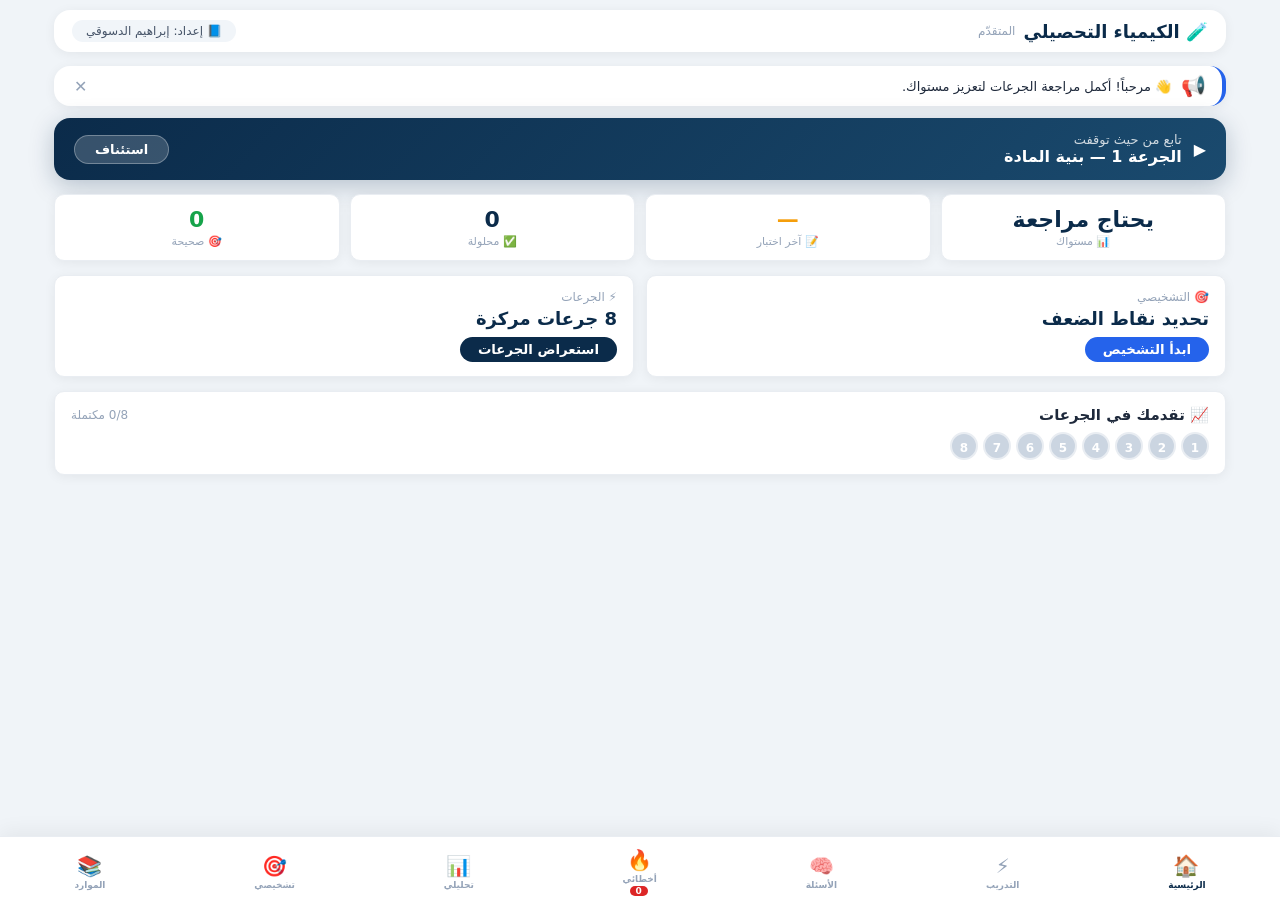
<file: tahsiliGames/final_chemistry_tahsili.html>
<!DOCTYPE html>
<html lang="ar" dir="rtl">
<head>
    <meta charset="UTF-8">
    <meta name="viewport" content="width=device-width, initial-scale=1.0, maximum-scale=1.5">
    <title>🧪 الكيمياء التحصيلي المتقدم</title>
    <style>
        /* ===== RESET & BASE ===== */
        * {
            margin: 0;
            padding: 0;
            box-sizing: border-box;
        }
        :root {
            --primary: #0b2b4a;
            --primary-light: #1a4a6e;
            --primary-dark: #071d30;
            --accent: #2563eb;
            --accent-light: #3b82f6;
            --success: #16a34a;
            --danger: #dc2626;
            --warning: #f59e0b;
            --gray-50: #f8fafc;
            --gray-100: #f1f5f9;
            --gray-200: #e9edf2;
            --gray-300: #cbd5e1;
            --gray-500: #94a3b8;
            --gray-700: #475569;
            --gray-900: #1e293b;
            --radius: 16px;
            --radius-sm: 10px;
            --shadow: 0 2px 12px rgba(0, 0, 0, 0.06);
            --shadow-hover: 0 8px 32px rgba(0, 0, 0, 0.10);
            --transition: 0.2s ease;
            --bottom-nav-height: 64px;
        }
        body {
            font-family: 'Segoe UI', 'Tahoma', system-ui, sans-serif;
            background: #f0f4f8;
            color: var(--gray-900);
            min-height: 100vh;
            padding-bottom: calc(var(--bottom-nav-height) + 16px);
            -webkit-font-smoothing: antialiased;
        }
        .app-shell {
            max-width: 1200px;
            margin: 0 auto;
            padding: 10px 14px 0;
        }

        /* ===== HEADER ===== */
        .app-header {
            display: flex;
            justify-content: space-between;
            align-items: center;
            flex-wrap: wrap;
            gap: 8px;
            padding: 10px 18px;
            background: #fff;
            border-radius: var(--radius);
            box-shadow: var(--shadow);
            margin-bottom: 14px;
        }
        .app-header .brand {
            display: flex;
            align-items: center;
            gap: 8px;
            font-size: 18px;
            font-weight: 700;
            color: var(--primary);
        }
        .app-header .brand small {
            font-size: 12px;
            font-weight: 400;
            color: var(--gray-500);
        }
        .app-header .badge-header {
            font-size: 12px;
            background: var(--gray-100);
            padding: 4px 14px;
            border-radius: 40px;
            color: var(--gray-700);
        }

        /* ===== NOTIFICATION ===== */
        .notification-banner {
            background: #fff;
            border-radius: var(--radius);
            padding: 8px 16px;
            margin-bottom: 12px;
            display: flex;
            align-items: center;
            gap: 10px;
            flex-wrap: wrap;
            border-right: 4px solid var(--accent);
            box-shadow: var(--shadow);
            font-size: 13px;
            transition: var(--transition);
        }
        .notification-banner .icon {
            font-size: 20px;
        }
        .notification-banner .msg {
            flex: 1;
        }
        .notification-banner .dismiss {
            background: none;
            border: none;
            font-size: 16px;
            cursor: pointer;
            color: var(--gray-500);
            padding: 0 4px;
        }

        /* ===== RESUME CARD ===== */
        .resume-card {
            background: linear-gradient(135deg, var(--primary), var(--primary-light));
            border-radius: var(--radius);
            padding: 14px 20px;
            color: #fff;
            display: flex;
            align-items: center;
            justify-content: space-between;
            flex-wrap: wrap;
            gap: 10px;
            margin-bottom: 14px;
            box-shadow: 0 6px 24px rgba(11, 43, 74, 0.25);
            cursor: pointer;
            transition: var(--transition);
        }
        .resume-card:hover {
            transform: translateY(-2px);
            box-shadow: 0 10px 32px rgba(11, 43, 74, 0.35);
        }
        .resume-card .info {
            display: flex;
            align-items: center;
            gap: 12px;
            flex-wrap: wrap;
        }
        .resume-card .info .label {
            font-size: 13px;
            opacity: 0.8;
        }
        .resume-card .info .value {
            font-weight: 700;
            font-size: 16px;
        }
        .resume-card .btn-resume {
            background: rgba(255, 255, 255, 0.18);
            border: 1.5px solid rgba(255, 255, 255, 0.3);
            color: #fff;
            padding: 6px 20px;
            border-radius: 40px;
            font-weight: 600;
            font-size: 13px;
            cursor: pointer;
            transition: var(--transition);
            font-family: inherit;
        }
        .resume-card .btn-resume:hover {
            background: rgba(255, 255, 255, 0.30);
        }

        /* ===== STATS GRID ===== */
        .stats-grid {
            display: grid;
            grid-template-columns: repeat(auto-fit, minmax(110px, 1fr));
            gap: 10px;
            margin-bottom: 14px;
        }
        .stats-grid .stat-box {
            background: #fff;
            border-radius: var(--radius-sm);
            padding: 12px 12px;
            text-align: center;
            box-shadow: var(--shadow);
            border: 1px solid var(--gray-200);
        }
        .stats-grid .stat-box .num {
            font-size: 22px;
            font-weight: 800;
            color: var(--primary);
            line-height: 1.2;
        }
        .stats-grid .stat-box .num.green {
            color: var(--success);
        }
        .stats-grid .stat-box .num.red {
            color: var(--danger);
        }
        .stats-grid .stat-box .num.gold {
            color: var(--warning);
        }
        .stats-grid .stat-box .lbl {
            font-size: 11px;
            color: var(--gray-500);
            margin-top: 2px;
        }

        /* ===== PAGES ===== */
        .page {
            display: none;
            animation: fadeUp 0.3s ease;
        }
        .page.active {
            display: block;
        }
        @keyframes fadeUp {
            from {
                opacity: 0;
                transform: translateY(10px);
            }
            to {
                opacity: 1;
                transform: translateY(0);
            }
        }

        /* ===== DOSE CARDS (training) ===== */
        .dose-grid {
            display: grid;
            grid-template-columns: repeat(auto-fill, minmax(240px, 1fr));
            gap: 12px;
        }
        .dose-card {
            background: #fff;
            border-radius: var(--radius);
            padding: 16px 18px;
            box-shadow: var(--shadow);
            border: 1px solid var(--gray-200);
            transition: var(--transition);
            cursor: pointer;
            position: relative;
        }
        .dose-card:hover {
            box-shadow: var(--shadow-hover);
            transform: translateY(-3px);
        }
        .dose-card .dose-number {
            font-size: 11px;
            color: var(--gray-500);
            font-weight: 600;
        }
        .dose-card .dose-title {
            font-size: 16px;
            font-weight: 700;
            margin: 4px 0 4px;
            color: var(--primary);
        }
        .dose-card .dose-meta {
            font-size: 12px;
            color: var(--gray-700);
            display: flex;
            gap: 8px;
            flex-wrap: wrap;
            margin-top: 4px;
        }
        .dose-card .dose-meta span {
            background: var(--gray-100);
            padding: 2px 10px;
            border-radius: 30px;
        }
        .dose-card .progress-dot {
            display: inline-block;
            width: 8px;
            height: 8px;
            border-radius: 50%;
            margin-left: 4px;
        }
        .dose-card .progress-dot.done {
            background: var(--success);
        }
        .dose-card .progress-dot.partial {
            background: var(--warning);
        }
        .dose-card .progress-dot.pending {
            background: var(--gray-300);
        }
        .dose-card .dose-pct {
            font-size: 13px;
            font-weight: 700;
            color: var(--primary);
            margin-top: 6px;
        }
        .dose-card .dose-bar {
            height: 4px;
            background: var(--gray-200);
            border-radius: 10px;
            margin-top: 6px;
            overflow: hidden;
        }
        .dose-card .dose-bar .fill {
            height: 100%;
            border-radius: 10px;
            transition: width 0.5s ease;
        }

        /* ===== DOSE DETAIL VIEW ===== */
        .dose-detail-view {
            background: #fff;
            border-radius: var(--radius);
            padding: 20px 24px;
            box-shadow: var(--shadow);
            margin-bottom: 14px;
            border: 1px solid var(--gray-200);
        }
        .dose-detail-view .back-btn {
            background: var(--gray-100);
            border: none;
            padding: 6px 18px;
            border-radius: 40px;
            font-weight: 600;
            cursor: pointer;
            font-family: inherit;
            font-size: 13px;
            transition: var(--transition);
            margin-bottom: 12px;
        }
        .dose-detail-view .back-btn:hover {
            background: var(--gray-200);
        }
        .dose-detail-view .dose-head {
            border-bottom: 2px solid var(--gray-200);
            padding-bottom: 10px;
            margin-bottom: 14px;
        }
        .dose-detail-view .dose-head h2 {
            font-size: 22px;
            color: var(--primary);
        }
        .dose-detail-view .dose-head p {
            color: var(--gray-700);
            font-size: 14px;
            margin-top: 4px;
        }
        .dose-detail-view .concept-grid {
            display: grid;
            grid-template-columns: 1fr 1fr;
            gap: 8px 20px;
            margin: 10px 0 14px;
        }
        @media (max-width: 550px) {
            .dose-detail-view .concept-grid {
                grid-template-columns: 1fr;
            }
        }
        .dose-detail-view .concept-grid .c-item {
            padding: 4px 0;
            font-size: 14px;
            border-bottom: 1px solid var(--gray-100);
            display: flex;
            align-items: center;
            gap: 6px;
        }
        .dose-detail-view .concept-grid .c-item .dot {
            color: var(--accent);
            font-weight: 700;
        }
        .dose-detail-view .dose-questions {
            margin-top: 14px;
            border-top: 1px solid var(--gray-200);
            padding-top: 14px;
        }
        .dose-detail-view .dose-questions h4 {
            font-size: 16px;
            margin-bottom: 10px;
            color: var(--primary);
        }
        .dose-detail-view .dq-item {
            background: var(--gray-50);
            border-radius: var(--radius-sm);
            padding: 12px 14px;
            margin-bottom: 8px;
            border: 1px solid var(--gray-200);
        }
        .dose-detail-view .dq-item .dq-q {
            font-weight: 500;
            font-size: 14px;
        }
        .dose-detail-view .dq-item .dq-opts {
            display: grid;
            grid-template-columns: 1fr 1fr;
            gap: 4px 16px;
            margin-top: 6px;
        }
        @media (max-width: 500px) {
            .dose-detail-view .dq-item .dq-opts {
                grid-template-columns: 1fr;
            }
        }
        .dose-detail-view .dq-item .dq-opts .opt {
            font-size: 13px;
            padding: 4px 8px;
            border-radius: 6px;
            cursor: pointer;
            transition: var(--transition);
            border: 1.5px solid transparent;
            display: flex;
            align-items: center;
            gap: 6px;
        }
        .dose-detail-view .dq-item .dq-opts .opt:hover {
            background: var(--gray-100);
        }
        .dose-detail-view .dq-item .dq-opts .opt.selected {
            background: #dbeafe;
            border-color: var(--accent);
        }
        .dose-detail-view .dq-item .dq-opts .opt.correct {
            background: #dcfce7;
            border-color: var(--success);
        }
        .dose-detail-view .dq-item .dq-opts .opt.wrong {
            background: #fee2e2;
            border-color: var(--danger);
        }
        .dose-detail-view .dq-item .dq-explain {
            margin-top: 6px;
            font-size: 13px;
            padding: 6px 12px;
            background: #fff;
            border-radius: 6px;
            border-right: 3px solid var(--accent);
            display: none;
        }
        .dose-detail-view .dq-item .dq-explain.show {
            display: block;
        }

        /* ===== QUESTION BANK ===== */
        .qb-filters {
            display: flex;
            flex-wrap: wrap;
            gap: 6px;
            margin-bottom: 12px;
            background: #fff;
            padding: 10px 14px;
            border-radius: var(--radius-sm);
            box-shadow: var(--shadow);
            align-items: center;
        }
        .qb-filters select,
        .qb-filters button {
            padding: 5px 12px;
            border-radius: 30px;
            border: 1px solid var(--gray-200);
            background: #fff;
            font-family: inherit;
            font-size: 12px;
            flex: 1;
            min-width: 80px;
            cursor: pointer;
        }
        .qb-filters button {
            flex: 0 0 auto;
            background: var(--gray-100);
            border-color: var(--gray-200);
        }
        .qb-filters button:hover {
            background: var(--gray-200);
        }
        .qb-question {
            background: #fff;
            border-radius: var(--radius-sm);
            padding: 16px 18px;
            margin-bottom: 12px;
            box-shadow: var(--shadow);
            border: 1px solid var(--gray-200);
            transition: var(--transition);
        }
        .qb-question .q-head {
            display: flex;
            flex-wrap: wrap;
            gap: 6px 14px;
            align-items: center;
            margin-bottom: 8px;
        }
        .qb-question .q-head .qid {
            font-weight: 600;
            color: var(--gray-500);
            font-size: 12px;
        }
        .qb-question .q-head .tag {
            font-size: 11px;
            padding: 2px 12px;
            border-radius: 30px;
            background: var(--gray-100);
        }
        .qb-question .q-head .tag.dose-tag {
            background: #dbeafe;
            color: var(--primary);
        }
        .qb-question .q-text {
            font-size: 15px;
            font-weight: 500;
            margin-bottom: 10px;
        }
        .qb-question .q-options {
            display: grid;
            grid-template-columns: 1fr 1fr;
            gap: 6px 16px;
        }
        @media (max-width: 550px) {
            .qb-question .q-options {
                grid-template-columns: 1fr;
            }
        }
        .qb-question .q-options .opt {
            display: flex;
            align-items: center;
            gap: 8px;
            padding: 6px 10px;
            border-radius: 8px;
            cursor: pointer;
            transition: var(--transition);
            font-size: 14px;
            border: 1.5px solid transparent;
        }
        .qb-question .q-options .opt:hover {
            background: var(--gray-100);
        }
        .qb-question .q-options .opt.selected {
            background: #dbeafe;
            border-color: var(--accent);
        }
        .qb-question .q-options .opt.correct {
            background: #dcfce7;
            border-color: var(--success);
        }
        .qb-question .q-options .opt.wrong {
            background: #fee2e2;
            border-color: var(--danger);
        }
        .qb-question .q-explain {
            margin-top: 10px;
            padding: 10px 14px;
            background: var(--gray-50);
            border-radius: var(--radius-sm);
            font-size: 13px;
            border-right: 3px solid var(--accent);
            display: none;
        }
        .qb-question .q-explain.show {
            display: block;
        }
        .qb-pagination {
            display: flex;
            justify-content: center;
            align-items: center;
            gap: 10px;
            padding: 10px 0;
        }
        .qb-pagination button {
            padding: 4px 18px;
            border-radius: 30px;
            border: 1px solid var(--gray-200);
            background: #fff;
            font-family: inherit;
            cursor: pointer;
            font-size: 13px;
        }
        .qb-pagination button:hover:not(:disabled) {
            background: var(--gray-100);
        }
        .qb-pagination button:disabled {
            opacity: 0.4;
            cursor: not-allowed;
        }

        /* ===== MISTAKES ===== */
        .mistake-item {
            background: #fff;
            border-radius: var(--radius-sm);
            padding: 12px 16px;
            margin-bottom: 8px;
            border-right: 4px solid var(--danger);
            box-shadow: var(--shadow);
        }
        .mistake-item .m-q {
            font-weight: 500;
            font-size: 14px;
        }
        .mistake-item .m-detail {
            font-size: 13px;
            color: var(--gray-700);
            margin-top: 4px;
        }
        .mistake-item .m-detail .wrong-ans {
            color: var(--danger);
            font-weight: 600;
        }
        .mistake-item .m-detail .correct-ans {
            color: var(--success);
            font-weight: 600;
        }
        .mistake-item .review-mistake {
            background: var(--accent);
            color: #fff;
            border: none;
            padding: 2px 16px;
            border-radius: 30px;
            font-size: 12px;
            cursor: pointer;
            font-family: inherit;
            margin-right: 8px;
            transition: var(--transition);
        }
        .mistake-item .review-mistake:hover {
            background: var(--primary-light);
        }

        /* ===== ANALYTICS ===== */
        .analytics-full {
            background: #fff;
            border-radius: var(--radius);
            padding: 20px 24px;
            box-shadow: var(--shadow);
            border: 1px solid var(--gray-200);
        }
        .analytics-full .an-top {
            display: flex;
            flex-wrap: wrap;
            gap: 16px 32px;
            justify-content: space-between;
            align-items: center;
            border-bottom: 2px solid var(--gray-200);
            padding-bottom: 14px;
            margin-bottom: 16px;
        }
        .analytics-full .an-top .an-accuracy {
            font-size: 38px;
            font-weight: 800;
            color: var(--primary);
        }
        .analytics-full .an-top .an-accuracy span {
            font-size: 16px;
            font-weight: 400;
            color: var(--gray-500);
        }
        .analytics-full .an-top .an-stats {
            display: flex;
            gap: 20px;
            flex-wrap: wrap;
        }
        .analytics-full .an-top .an-stats .as-item {
            text-align: center;
        }
        .analytics-full .an-top .an-stats .as-item .as-num {
            font-size: 22px;
            font-weight: 700;
        }
        .analytics-full .an-top .an-stats .as-item .as-num.green {
            color: var(--success);
        }
        .analytics-full .an-top .an-stats .as-item .as-num.red {
            color: var(--danger);
        }
        .analytics-full .an-top .an-stats .as-item .as-label {
            font-size: 12px;
            color: var(--gray-500);
        }

        .analytics-full .an-doses {
            margin: 16px 0;
        }
        .analytics-full .an-doses .ad-item {
            display: flex;
            align-items: center;
            gap: 10px;
            padding: 4px 0;
            border-bottom: 1px solid var(--gray-100);
            font-size: 13px;
        }
        .analytics-full .an-doses .ad-item .ad-name {
            min-width: 120px;
            font-weight: 500;
        }
        .analytics-full .an-doses .ad-item .ad-bar {
            flex: 1;
            height: 6px;
            background: var(--gray-200);
            border-radius: 10px;
            overflow: hidden;
        }
        .analytics-full .an-doses .ad-item .ad-bar .fill {
            height: 100%;
            border-radius: 10px;
            transition: width 0.6s ease;
        }
        .analytics-full .an-doses .ad-item .ad-pct {
            min-width: 40px;
            font-weight: 600;
            font-size: 13px;
        }

        .analytics-full .an-weaknesses {
            margin-top: 14px;
            border-top: 2px solid var(--gray-200);
            padding-top: 14px;
        }
        .analytics-full .an-weaknesses h4 {
            font-size: 15px;
            color: var(--primary);
            margin-bottom: 6px;
        }
        .analytics-full .an-weaknesses .aw-tags {
            display: flex;
            flex-wrap: wrap;
            gap: 6px;
        }
        .analytics-full .an-weaknesses .aw-tags .tag {
            background: #fee2e2;
            color: var(--danger);
            padding: 4px 14px;
            border-radius: 30px;
            font-size: 13px;
            font-weight: 600;
        }
        .analytics-full .an-weaknesses .aw-tags .tag.green {
            background: #dcfce7;
            color: var(--success);
        }

        .analytics-full .an-achievements {
            margin-top: 14px;
            border-top: 2px solid var(--gray-200);
            padding-top: 14px;
        }
        .analytics-full .an-achievements h4 {
            font-size: 15px;
            color: var(--primary);
            margin-bottom: 6px;
        }
        .analytics-full .an-achievements .ach-tags {
            display: flex;
            flex-wrap: wrap;
            gap: 6px;
        }
        .analytics-full .an-achievements .ach-tags .tag {
            background: #fef9c3;
            color: #854d0e;
            padding: 4px 14px;
            border-radius: 30px;
            font-size: 13px;
            font-weight: 600;
        }
        .analytics-full .an-achievements .ach-tags .tag.done {
            background: #dcfce7;
            color: var(--success);
        }

        /* ===== DIAGNOSTIC ===== */
        .diag-container {
            background: #fff;
            border-radius: var(--radius);
            padding: 20px 24px;
            box-shadow: var(--shadow);
            border: 1px solid var(--gray-200);
        }
        .diag-container .diag-header {
            display: flex;
            justify-content: space-between;
            align-items: center;
            flex-wrap: wrap;
            gap: 8px;
            margin-bottom: 14px;
        }
        .diag-container .diag-header h3 {
            font-size: 20px;
            color: var(--primary);
        }
        .diag-container .diag-start-btn {
            padding: 8px 28px;
            border-radius: 40px;
            border: none;
            background: var(--primary);
            color: #fff;
            font-weight: 700;
            cursor: pointer;
            font-family: inherit;
            transition: var(--transition);
            font-size: 14px;
        }
        .diag-container .diag-start-btn:hover {
            background: var(--primary-light);
        }
        .diag-container .diag-start-btn:disabled {
            opacity: 0.5;
            cursor: not-allowed;
        }
        .diag-container .diag-results {
            margin-top: 14px;
        }
        .diag-container .diag-results .dr-item {
            display: flex;
            justify-content: space-between;
            padding: 6px 0;
            border-bottom: 1px solid var(--gray-100);
            font-size: 14px;
        }
        .diag-container .diag-results .dr-item .dr-label {
            color: var(--gray-700);
        }
        .diag-container .diag-results .dr-item .dr-value {
            font-weight: 600;
        }
        .diag-container .diag-results .dr-item .dr-value.green {
            color: var(--success);
        }
        .diag-container .diag-results .dr-item .dr-value.red {
            color: var(--danger);
        }

        /* ===== RESOURCES ===== */
        .resources-grid {
            display: grid;
            grid-template-columns: repeat(auto-fill, minmax(180px, 1fr));
            gap: 12px;
        }
        .resource-card {
            background: #fff;
            border-radius: var(--radius-sm);
            padding: 14px;
            box-shadow: var(--shadow);
            border: 1px solid var(--gray-200);
            text-align: center;
            transition: var(--transition);
            cursor: pointer;
        }
        .resource-card:hover {
            transform: translateY(-3px);
            box-shadow: var(--shadow-hover);
        }
        .resource-card .r-icon {
            font-size: 28px;
        }
        .resource-card .r-title {
            font-weight: 600;
            font-size: 13px;
            margin: 4px 0 2px;
        }
        .resource-card .r-desc {
            font-size: 11px;
            color: var(--gray-500);
        }

        /* ===== EMPTY STATE ===== */
        .empty-state {
            text-align: center;
            padding: 30px 16px;
            color: var(--gray-500);
        }
        .empty-state .icon {
            font-size: 40px;
            margin-bottom: 8px;
        }

        /* ===== TOAST ===== */
        .toast-container {
            position: fixed;
            bottom: calc(var(--bottom-nav-height) + 20px);
            left: 50%;
            transform: translateX(-50%);
            z-index: 999;
            background: var(--primary);
            color: #fff;
            padding: 8px 22px;
            border-radius: 40px;
            font-size: 13px;
            font-weight: 500;
            box-shadow: 0 8px 30px rgba(0, 0, 0, 0.2);
            opacity: 0;
            transition: opacity 0.3s ease, transform 0.3s ease;
            transform: translateX(-50%) translateY(20px);
            pointer-events: none;
            max-width: 90%;
        }
        .toast-container.show {
            opacity: 1;
            transform: translateX(-50%) translateY(0);
            pointer-events: auto;
        }

        /* ===== BOTTOM NAV ===== */
        .bottom-nav {
            position: fixed;
            bottom: 0;
            left: 0;
            right: 0;
            background: #fff;
            border-top: 1px solid var(--gray-200);
            display: flex;
            justify-content: space-around;
            align-items: center;
            padding: 6px 0 env(safe-area-inset-bottom);
            height: var(--bottom-nav-height);
            z-index: 100;
            box-shadow: 0 -4px 20px rgba(0, 0, 0, 0.06);
            overflow-x: auto;
            -webkit-overflow-scrolling: touch;
        }
        .bottom-nav::-webkit-scrollbar {
            height: 0;
        }
        .bottom-nav .nav-item {
            display: flex;
            flex-direction: column;
            align-items: center;
            justify-content: center;
            font-size: 10px;
            color: var(--gray-500);
            cursor: pointer;
            padding: 2px 8px;
            border: none;
            background: transparent;
            font-family: inherit;
            transition: var(--transition);
            flex: 0 0 auto;
            min-width: 48px;
            gap: 2px;
            border-radius: 8px;
            padding: 4px 10px;
        }
        .bottom-nav .nav-item .nav-icon {
            font-size: 20px;
            line-height: 1.2;
        }
        .bottom-nav .nav-item .nav-label {
            font-size: 9px;
            font-weight: 600;
        }
        .bottom-nav .nav-item.active {
            color: var(--primary);
        }
        .bottom-nav .nav-item.active .nav-icon {
            transform: scale(1.05);
        }
        .bottom-nav .nav-item .badge-nav {
            background: var(--danger);
            color: #fff;
            font-size: 9px;
            border-radius: 30px;
            padding: 0 6px;
            font-weight: 700;
            margin-right: 2px;
        }

        /* ===== RESPONSIVE ===== */
        @media (max-width: 600px) {
            .app-shell {
                padding: 6px 6px 0;
            }
            .app-header .brand {
                font-size: 15px;
            }
            .app-header .brand small {
                font-size: 10px;
            }
            .stats-grid {
                grid-template-columns: repeat(2, 1fr);
                gap: 6px;
            }
            .stats-grid .stat-box .num {
                font-size: 18px;
            }
            .dose-grid {
                grid-template-columns: 1fr;
            }
            .dose-detail-view {
                padding: 14px 12px;
            }
            .dose-detail-view .concept-grid {
                grid-template-columns: 1fr;
            }
            .analytics-full .an-top {
                flex-direction: column;
                align-items: stretch;
                text-align: center;
            }
            .analytics-full .an-top .an-stats {
                justify-content: center;
            }
            .analytics-full .an-doses .ad-item {
                flex-wrap: wrap;
            }
            .analytics-full .an-doses .ad-item .ad-name {
                min-width: 80px;
            }
            .resume-card {
                flex-direction: column;
                align-items: stretch;
                text-align: center;
            }
            .resume-card .btn-resume {
                align-self: center;
            }
            .resources-grid {
                grid-template-columns: 1fr 1fr;
            }
            .diag-container .diag-header {
                flex-direction: column;
                align-items: stretch;
            }
            .qb-filters {
                flex-direction: column;
                align-items: stretch;
            }
            .qb-filters select,
            .qb-filters button {
                width: 100%;
            }
            .bottom-nav .nav-item {
                min-width: 36px;
                padding: 2px 6px;
            }
            .bottom-nav .nav-item .nav-icon {
                font-size: 18px;
            }
            .bottom-nav .nav-item .nav-label {
                font-size: 8px;
            }
        }
        @media (max-width: 400px) {
            .resources-grid {
                grid-template-columns: 1fr;
            }
            .bottom-nav .nav-item {
                min-width: 32px;
                padding: 1px 4px;
            }
            .bottom-nav .nav-item .nav-icon {
                font-size: 16px;
            }
            .bottom-nav .nav-item .nav-label {
                font-size: 7px;
            }
        }
        ::-webkit-scrollbar {
            width: 4px;
            height: 4px;
        }
        ::-webkit-scrollbar-track {
            background: var(--gray-100);
        }
        ::-webkit-scrollbar-thumb {
            background: var(--gray-300);
            border-radius: 10px;
        }

        .text-muted {
            color: var(--gray-500);
        }
        .mt-8 {
            margin-top: 8px;
        }
        .mb-8 {
            margin-bottom: 8px;
        }
        .flex-center {
            display: flex;
            align-items: center;
            justify-content: center;
        }
        .gap-8 {
            gap: 8px;
        }
        .hidden {
            display: none !important;
        }
    </style>
</head>
<body>

    <div class="app-shell" id="app">

        <!-- ===== TOAST ===== -->
        <div class="toast-container" id="toast"></div>

        <!-- ===== HEADER ===== -->
        <header class="app-header">
            <div class="brand">
                🧪 الكيمياء التحصيلي
                <small>المتقدّم</small>
            </div>
            <div class="badge-header">📘 إعداد: إبراهيم الدسوقي</div>
        </header>

        <!-- ===== NOTIFICATION ===== -->
        <div class="notification-banner" id="notifBanner">
            <span class="icon">📢</span>
            <span class="msg" id="notifMsg">👋 مرحباً! أكمل مراجعة الجرعات لتعزيز مستواك.</span>
            <button class="dismiss" id="dismissNotif">✕</button>
        </div>

        <!-- ===== RESUME CARD ===== -->
        <div class="resume-card" id="resumeCard">
            <div class="info">
                <span>▶</span>
                <div>
                    <div class="label">تابع من حيث توقفت</div>
                    <div class="value" id="resumeText">الجرعة 1 — بنية المادة</div>
                </div>
            </div>
            <button class="btn-resume" id="resumeBtn">استئناف</button>
        </div>

        <!-- ===== STATS GRID ===== -->
        <div class="stats-grid" id="statsGrid">
            <div class="stat-box">
                <div class="num" id="statLevel">0%</div>
                <div class="lbl">📊 مستواك</div>
            </div>
            <div class="stat-box">
                <div class="num gold" id="statLastScore">—</div>
                <div class="lbl">📝 آخر اختبار</div>
            </div>
            <div class="stat-box">
                <div class="num" id="statSolved">0</div>
                <div class="lbl">✅ محلولة</div>
            </div>
            <div class="stat-box">
                <div class="num green" id="statCorrect">0</div>
                <div class="lbl">🎯 صحيحة</div>
            </div>
        </div>

        <!-- ========================================================== -->
        <!-- PAGES -->
        <!-- ========================================================== -->

        <!-- PAGE: HOME -->
        <div class="page active" id="page-home">
            <div style="display:grid;grid-template-columns:1fr 1fr;gap:12px;margin-bottom:14px;">
                <div style="background:#fff;border-radius:var(--radius-sm);padding:14px 16px;box-shadow:var(--shadow);border:1px solid var(--gray-200);">
                    <div style="font-size:12px;color:var(--gray-500);">🎯 التشخيصي</div>
                    <div style="font-size:18px;font-weight:700;color:var(--primary);margin:4px 0;">تحديد نقاط الضعف</div>
                    <button class="btn-resume" style="background:var(--accent);color:#fff;border:none;padding:5px 18px;border-radius:40px;font-weight:600;cursor:pointer;font-family:inherit;margin-top:4px;" id="diagQuickBtn">ابدأ التشخيص</button>
                </div>
                <div style="background:#fff;border-radius:var(--radius-sm);padding:14px 16px;box-shadow:var(--shadow);border:1px solid var(--gray-200);">
                    <div style="font-size:12px;color:var(--gray-500);">⚡ الجرعات</div>
                    <div style="font-size:18px;font-weight:700;color:var(--primary);margin:4px 0;">8 جرعات مركزة</div>
                    <button class="btn-resume" style="background:var(--primary);color:#fff;border:none;padding:5px 18px;border-radius:40px;font-weight:600;cursor:pointer;font-family:inherit;margin-top:4px;" id="doseQuickBtn">استعراض الجرعات</button>
                </div>
            </div>

            <div style="background:#fff;border-radius:var(--radius-sm);padding:14px 16px;box-shadow:var(--shadow);border:1px solid var(--gray-200);">
                <div style="display:flex;justify-content:space-between;align-items:center;flex-wrap:wrap;gap:4px;margin-bottom:8px;">
                    <span style="font-weight:700;font-size:15px;">📈 تقدمك في الجرعات</span>
                    <span style="font-size:12px;color:var(--gray-500);" id="doseProgressText">0/8 مكتملة</span>
                </div>
                <div id="doseProgressBar" style="display:flex;gap:5px;flex-wrap:wrap;"></div>
            </div>
        </div>

        <!-- PAGE: TRAINING -->
        <div class="page" id="page-training">
            <div style="display:flex;justify-content:space-between;align-items:center;flex-wrap:wrap;gap:6px;margin-bottom:12px;">
                <h3 style="font-size:18px;color:var(--primary);">⚡ الجرعات المركزة</h3>
                <span style="font-size:12px;color:var(--gray-500);" id="trainingProgressLabel">0/8</span>
            </div>
            <div id="trainingContent">
                <div class="dose-grid" id="doseGrid"></div>
            </div>
            <div id="doseDetailContainer"></div>
        </div>

        <!-- PAGE: QUESTIONS -->
        <div class="page" id="page-questions">
            <div class="qb-filters">
                <select id="qbFilterTopic"><option value="all">جميع الموضوعات</option></select>
                <select id="qbFilterDose"><option value="all">جميع الجرعات</option></select>
                <select id="qbFilterDiff"><option value="all">جميع المستويات</option><option value="سهل">سهل</option><option value="متوسط">متوسط</option><option value="صعب">صعب</option></select>
                <select id="qbFilterStatus"><option value="all">الكل</option><option value="answered">تمّت الإجابة</option><option value="unanswered">لم تُجب</option><option value="correct">صحيحة</option><option value="wrong">خاطئة</option></select>
                <button id="qbResetFilters">↺</button>
            </div>
            <div id="qbList"></div>
            <div class="qb-pagination">
                <button id="qbPrev" disabled>‹ السابق</button>
                <span id="qbPageInfo">1 / 1</span>
                <button id="qbNext" disabled>التالي ›</button>
            </div>
        </div>

        <!-- PAGE: MISTAKES -->
        <div class="page" id="page-mistakes">
            <div style="display:flex;justify-content:space-between;align-items:center;flex-wrap:wrap;gap:6px;margin-bottom:12px;">
                <h3 style="font-size:18px;color:var(--primary);">🔥 أخطائي</h3>
                <span style="font-size:12px;color:var(--gray-500);" id="mistakesCountLabel">0 سؤال خاطئ</span>
            </div>
            <div id="mistakesList"></div>
        </div>

        <!-- PAGE: ANALYTICS -->
        <div class="page" id="page-analytics">
            <div id="analyticsFullContainer"></div>
        </div>

        <!-- PAGE: DIAGNOSTIC -->
        <div class="page" id="page-diagnostic">
            <div class="diag-container" id="diagContainer">
                <div class="diag-header">
                    <h3>🎯 التشخيصي الشامل</h3>
                    <button class="diag-start-btn" id="diagStartBtn">🔄 تشغيل التشخيص</button>
                </div>
                <div id="diagContent">
                    <p style="color:var(--gray-700);font-size:14px;">سيقوم التشخيص بتحليل أدائك في جميع الأسئلة وتحديد نقاط القوة والضعف لديك بناءً على إجاباتك.</p>
                    <div id="diagResults" style="margin-top:14px;"></div>
                </div>
            </div>
        </div>

        <!-- PAGE: RESOURCES -->
        <div class="page" id="page-resources">
            <div style="display:flex;justify-content:space-between;align-items:center;flex-wrap:wrap;gap:6px;margin-bottom:12px;">
                <h3 style="font-size:18px;color:var(--primary);">📚 الموارد والخرائط الذهنية</h3>
            </div>
            <div class="resources-grid" id="resourcesGrid"></div>
            <div style="margin-top:14px;background:#fff;border-radius:var(--radius-sm);padding:14px 16px;box-shadow:var(--shadow);border:1px solid var(--gray-200);">
                <h4 style="font-size:14px;color:var(--primary);margin-bottom:6px;">🎥 فيديوهات يوتيوب</h4>
                <div id="youtubeLinks" style="display:flex;flex-direction:column;gap:4px;"></div>
            </div>
            <div style="margin-top:12px;background:#fff;border-radius:var(--radius-sm);padding:14px 16px;box-shadow:var(--shadow);border:1px solid var(--gray-200);font-size:12px;color:var(--gray-700);">
                <strong>⚠️ تنبيه مهم</strong>
                <p style="margin-top:4px;">إذا وصلك هذا التطبيق أو تمكنت من استخدامه دون إتمام عملية الشراء، نرجو التواصل معنا عبر البريد الإلكتروني في أقرب وقت لتصحيح الوضع وتسوية أي مستحقات مالية. نشكركم على الأمانة والتعاون.</p>
                <p style="margin-top:4px;">📧 info@hero1.vip.com</p>
            </div>
        </div>

    </div>

    <!-- ========================================================== -->
    <!-- BOTTOM NAV -->
    <!-- ========================================================== -->
    <nav class="bottom-nav" id="bottomNav">
        <button class="nav-item active" data-tab="home">
            <span class="nav-icon">🏠</span>
            <span class="nav-label">الرئيسية</span>
        </button>
        <button class="nav-item" data-tab="training">
            <span class="nav-icon">⚡</span>
            <span class="nav-label">التدريب</span>
        </button>
        <button class="nav-item" data-tab="questions">
            <span class="nav-icon">🧠</span>
            <span class="nav-label">الأسئلة</span>
        </button>
        <button class="nav-item" data-tab="mistakes">
            <span class="nav-icon">🔥</span>
            <span class="nav-label">أخطائي</span>
            <span class="badge-nav" id="mistakeCountBottom">0</span>
        </button>
        <button class="nav-item" data-tab="analytics">
            <span class="nav-icon">📊</span>
            <span class="nav-label">تحليلي</span>
        </button>
        <button class="nav-item" data-tab="diagnostic">
            <span class="nav-icon">🎯</span>
            <span class="nav-label">تشخيصي</span>
        </button>
        <button class="nav-item" data-tab="resources">
            <span class="nav-icon">📚</span>
            <span class="nav-label">الموارد</span>
        </button>
    </nav>

    <script>
        // ================================================================
        //  DATA — 80 questions
        // ================================================================
        const Q_DATA = [{
            "id": "Q-D1-01",
            "topic": "بنية المادة واللبنات الذرية وغلاف الأرض الجوي",
            "concept": "طبقة الأوزون وموقعها",
            "difficulty": "سهل",
            "question": "في أي طبقات غلاف الأرض الجوي يتركز غاز الأوزون (O3) حمايةً للحياة من الأشعة فوق البنفسجية؟",
            "A": "التروبوسفير",
            "B": "الميزوسفير",
            "C": "الستراتوسفير",
            "D": "الثيرموسفير",
            "correct": "C",
            "explanation": "يقع غاز الأوزون بشكل أساسي في طبقة الستراتوسفير لحماية الأرض من الأشعة فوق البنفسجية الضارة.",
            "dose": "الجرعة 1"
        }, {
            "id": "Q-D1-02",
            "topic": "بنية المادة واللبنات الذرية وغلاف الأرض الجوي",
            "concept": "السمك الطبيعي للأوزون",
            "difficulty": "سهل",
            "question": "ما هي القيمة المعيارية المعتمدة علمياً للتعبير عن السمك الطبيعي لطبقة الأوزون بوحدة دوبسون (DU)؟",
            "A": "150 DU",
            "B": "200 DU",
            "C": "300 DU",
            "D": "400 DU",
            "correct": "C",
            "explanation": "المعدل الطبيعي لسمك طبقة الأوزون في الغلاف الجوي يقدر بـ 300 دوبسون (DU).",
            "dose": "الجرعة 1"
        }, {
            "id": "Q-D1-03",
            "topic": "بنية المادة واللبنات الذرية وغلاف الأرض الجوي",
            "concept": "تدمير الأوزون ومركبات CFCs",
            "difficulty": "سهل",
            "question": "أي المواد الكيميائية التالية تُعد المسؤول الأول والمباشر عن تفكك جزيئات الأوزون وإحداث ثقب في الطبقة الواقية؟",
            "A": "أكاسيد الكربون الحرة",
            "B": "مركبات الكلوروفلوروكربون (CFCs)",
            "C": "غاز ميثان المستنقعات",
            "D": "بخار الماء الجوي",
            "correct": "B",
            "explanation": "مركبات الكلوروفلوروكربون (CFCs) تطلق الكلور النشط الذي يدمر جزيئات الأوزون تفاعلياً.",
            "dose": "الجرعة 1"
        }, {
            "id": "Q-D1-04",
            "topic": "بنية المادة واللبنات الذرية وغلاف الأرض الجوي",
            "concept": "الكتلة والوزن والجاذبية",
            "difficulty": "متوسط",
            "question": "أي الخصائص الفيزيائية التالية تظل ثابتة ومستقلة تماماً عن موضع الجسم الجغرافي وقوة الجاذبية الأرضية؟",
            "A": "الوزن الكلي",
            "B": "الكثافة الحركية",
            "C": "الكتلة",
            "D": "الحجم الفراغي",
            "correct": "C",
            "explanation": "الكتلة مقياس ثابت لكمية المادة في الجسم ولا تتغير بتغير المكان وقوة الجذب، بعكس الوزن الذي يعتمد على الجاذبية.",
            "dose": "الجرعة 1"
        }, {
            "id": "Q-D1-05",
            "topic": "بنية المادة واللبنات الذرية وغلاف الأرض الجوي",
            "concept": "البحث النظري والبحث التطبيقي",
            "difficulty": "سهل",
            "question": "ما المصطلح العلمي المناسب للبحث العلمي الذي يُجرى للحصول على المعرفة من أجل المعرفة فقط؟",
            "A": "البحث التطبيقي",
            "B": "البحث النظري",
            "C": "البحث التقني",
            "D": "البحث التحليلي",
            "correct": "B",
            "explanation": "يُعرف البحث النظري بأنه البحث الموجه لكسب المعرفة العلمية دون وجود هدف عملي فوري.",
            "dose": "الجرعة 1"
        }, {
            "id": "Q-D1-06",
            "topic": "بنية المادة واللبنات الذرية وغلاف الأرض الجوي",
            "concept": "البحث التطبيقي",
            "difficulty": "متوسط",
            "question": "أي من البحوث التالية يُصنف بأنه 'بحث تطبيقي' يهدف لحل مشكلة بيئية وعملية محددة؟",
            "A": "دراسة مكونات النواة مجهرياً",
            "B": "البحث عن مواد بديلة للـ CFCs صديقة للبيئة",
            "C": "قياس تفاعلات الغازات النبيلة",
            "D": "رصد درجات حرارة النجوم البعيدة",
            "correct": "B",
            "explanation": "البحث التطبيقي يركز بشكل أساسي على حل مشكلات واقعية كإيجاد بدائل مبردة آمنة للبيئة.",
            "dose": "الجرعة 1"
        }, {
            "id": "Q-D1-07",
            "topic": "بنية المادة واللبنات الذرية وغلاف الأرض الجوي",
            "concept": "الخواص المميزة والغير مميزة",
            "difficulty": "متوسط",
            "question": "أي من الخصائص الفيزيائية التالية يقع تحت تصنيف 'الخواص المميزة (النوعية)' التي لا تعتمد على كمية المادة؟",
            "A": "الكتلة الكلية",
            "B": "الحجم الفراغي",
            "C": "الكثافة",
            "D": "الطول الهندسي",
            "correct": "C",
            "explanation": "الكثافة ودرجات الانصهار والغليان خواص مميزة لا تتأثر بزيادة أو نقصان كمية المادة المقاسة.",
            "dose": "الجرعة 1"
        }, {
            "id": "Q-D1-08",
            "topic": "بنية المادة واللبنات الذرية وغلاف الأرض الجوي",
            "concept": "الخواص غير المميزة (الكمية)",
            "difficulty": "متوسط",
            "question": "أي الخواص الفيزيائية التالية تُعد 'خاصية غير مميزة (كمية)' لاعتماد قيمتها كلياً على حجم العينة المأخوذة؟",
            "A": "درجة الانصهار",
            "B": "اللون الكيميائي",
            "C": "الحجم",
            "D": "درجة الغليان",
            "correct": "C",
            "explanation": "يعتمد الحجم والكتلة والطول مباشرة على كمية المادة المتواجدة في العينة المقاسة.",
            "dose": "الجرعة 1"
        }, {
            "id": "Q-D1-09",
            "topic": "بنية المادة واللبنات الذرية وغلاف الأرض الجوي",
            "concept": "التغير الفيزيائي والتغير الكيميائي",
            "difficulty": "سهل",
            "question": "أي التغيرات التالية يُصنف بأنه تغير فيزيائي طرأ على مظهر المادة دون المساس بتركيبها الكيميائي؟",
            "A": "صدأ مسمار من الحديد",
            "B": "تعفن قطعة من الخبز",
            "C": "سحق علبة من الألومنيوم",
            "D": "احتراق قطعة من الخشب",
            "correct": "C",
            "explanation": "سحق الألومنيوم يغير شكله الخارجي فقط دون إنتاج مادة جديدة بتركيب مغاير، فهو تغير فيزيائي.",
            "dose": "الجرعة 1"
        }, {
            "id": "Q-D1-10",
            "topic": "بنية المادة واللبنات الذرية وغلاف الأرض الجوي",
            "concept": "التغير الكيميائي",
            "difficulty": "سهل",
            "question": "يتضمن التغير الكيميائي تحول المادة إلى مواد جديدة تماماً. أي التالي يمثل تغيراً كيميائياً؟",
            "A": "انصهار جبل الجليد",
            "B": "صدأ الحديد",
            "C": "غليان الماء المقطر",
            "D": "كسر لوح زجاجي",
            "correct": "B",
            "explanation": "صدأ الحديد تفاعل كيميائي يتحد فيه الحديد مع أكسجين الهواء منتجاً أكسيد الحديد ذي التركيب الجديد والخواص المختلفة.",
            "dose": "الجرعة 1"
        }, {
            "id": "Q-D1-11",
            "topic": "بنية المادة واللبنات الذرية وغلاف الأرض الجوي",
            "concept": "العنصر والمركب",
            "difficulty": "سهل",
            "question": "ما المصطلح الكيميائي المعتمد للمادة النقية التي لا يمكن تجزئتها إلى مواد أصغر منها بأي طريقة فيزيائية أو كيميائية؟",
            "A": "المركب",
            "B": "العنصر",
            "C": "المخلوط المتجانس",
            "D": "المحلول المائي",
            "correct": "B",
            "explanation": "العنصر هو المادة النقية البسيطة التي لا يمكن تجزئتها بأي طريقة كيميائية أو فيزيائية.",
            "dose": "الجرعة 1"
        }, {
            "id": "Q-D1-12",
            "topic": "بنية المادة واللبنات الذرية وغلاف الأرض الجوي",
            "concept": "قوانين النسب الثابتة والنسب المتضاعفة",
            "difficulty": "متوسط",
            "question": "مادة تتكون من اتحاد عنصرين أو أكثر بنسب كتلية ثابتة ومحددة بموجب القوانين الكيميائية؟",
            "A": "المحلول الحقيقي",
            "B": "المخلوط الغروي",
            "C": "المركب",
            "D": "المعلق المائي",
            "correct": "C",
            "explanation": "يتشكل المركب من اتحاد ذرات عناصر مختلفة بنسب وزنية ثابتة وتختلف خواصه تماماً عن خواص مكوناته.",
            "dose": "الجرعة 1"
        }, {
            "id": "Q-D1-13",
            "topic": "بنية المادة واللبنات الذرية وغلاف الأرض الجوي",
            "concept": "قانون حفظ الكتلة",
            "difficulty": "سهل",
            "question": "تفاعل 22.99 g من الصوديوم تماماً مع 35.45 g من غاز الكلور. ما هي كتلة كلوريد الصوديوم الناتج وفق قانون حفظ الكتلة؟",
            "A": "12.46 g",
            "B": "35.45 g",
            "C": "58.44 g",
            "D": "22.99 g",
            "correct": "C",
            "explanation": "كتلة النواتج = كتلة المتفاعلات. 22.99 + 35.45 = 58.44 g.",
            "dose": "الجرعة 1"
        }, {
            "id": "Q-D1-14",
            "topic": "بنية المادة واللبنات الذرية وغلاف الأرض الجوي",
            "concept": "النسبة المئوية بالكتلة لعنصر",
            "difficulty": "متوسط",
            "question": "عينة كتلتها 25.3 g من مركب ما تحتوي على 0.8 g من الأكسجين. ما النسبة المئوية بالكتلة للأكسجين في المركب؟",
            "A": "1.58%",
            "B": "3.16%",
            "C": "4.80%",
            "D": "8.00%",
            "correct": "B",
            "explanation": "النسبة المئوية بالكتلة = (كتلة العنصر / كتلة المركب الكلية) * 100 = (0.8 / 25.3) * 100 = 3.16%.",
            "dose": "الجرعة 1"
        }, {
            "id": "Q-D1-15",
            "topic": "بنية المادة واللبنات الذرية وغلاف الأرض الجوي",
            "concept": "النظائر وتركيبها",
            "difficulty": "متوسط",
            "question": "ما التعريف العلمي الصحيح لـ 'النظائر' لعنصر كيميائي واحد؟",
            "A": "ذرات تختلف في عدد البروتونات والالكترونات",
            "B": "ذرات تتساوى في عدد البروتونات وتختلف في عدد النيوترونات",
            "C": "أيونات متعددة الشحنة ذات تركيب متباين",
            "D": "عناصر مختلفة تملك نفس العدد الكتلي",
            "correct": "B",
            "explanation": "النظائر هي ذرات للعنصر نفسه تملك نفس عدد البروتونات (العدد الذري) وتختلف في عدد النيوترونات (العدد الكتلي).",
            "dose": "الجرعة 1"
        }, {
            "id": "Q-D1-16",
            "topic": "بنية المادة واللبنات الذرية وغلاف الأرض الجوي",
            "concept": "العدد الذري والكتلي والنيوترونات",
            "difficulty": "متوسط",
            "question": "إذا كان العدد الكتلي لذرة ما يساوي 55، وكان عدد النيوترونات فيها مضافاً إليه 5 يساوي 35. كم يبلغ عدد بروتونات هذه الذرة؟",
            "A": "30",
            "B": "20",
            "C": "25",
            "D": "35",
            "correct": "C",
            "explanation": "عدد النيوترونات = 35 - 5 = 30 نيوترون. عدد البروتونات = العدد الكتلي - عدد النيوترونات = 55 - 30 = 25 بروتون.",
            "dose": "الجرعة 1"
        }, {
            "id": "Q-D1-17",
            "topic": "بنية المادة واللبنات الذرية وغلاف الأرض الجوي",
            "concept": "التوزيع الإلكتروني للنحاس والكروم",
            "difficulty": "صعب",
            "question": "أي الخيارات التالية يمثل التوزيع الإلكتروني الصحيح لعنصر الكروم (24Cr) في حالته المستقرة؟",
            "A": "[Ar] 4s^2 3d^4",
            "B": "[Ar] 4s^1 3d^5",
            "C": "[Ar] 4s^0 3d^6",
            "D": "[Ar] 4s^2 3d^3 4p^1",
            "correct": "B",
            "explanation": "ينتقل إلكترون واحد من المستوى الفرعي 4s إلى 3d ليصبح التوزيع [Ar] 4s^1 3d^5 لكي يكون المستوى 3d نصف ممتلئ وأكثر استقراراً.",
            "dose": "الجرعة 1"
        }, {
            "id": "Q-D1-18",
            "topic": "بنية المادة واللبنات الذرية وغلاف الأرض الجوي",
            "concept": "الجسيمات دون الذرية وشحنتها",
            "difficulty": "سهل",
            "question": "ما الشحنة الكهربائية للنيوترونات المتواجدة داخل النواة الذرية؟",
            "A": "شحنة موجبة مساوية للبروتون",
            "B": "شحنة سالبة مساوية للالكترون",
            "C": "متعادلة الشحنة (صفر)",
            "D": "شحنة مزدوجة متذبذبة",
            "correct": "C",
            "explanation": "النيوترونات جسيمات متعادلة كهربياً تقع داخل النواة الذرية بجانب البروتونات الموجبة.",
            "dose": "الجرعة 1"
        }, {
            "id": "Q-D1-19",
            "topic": "بنية المادة واللبنات الذرية وغلاف الأرض الجوي",
            "concept": "مجموعات ودورات الجدول الدوري",
            "difficulty": "سهل",
            "question": "ماذا نطلق علمياً على الأعمدة الرأسية المتواجدة في الجدول الدوري الحديث؟",
            "A": "الدورات",
            "B": "المجموعات",
            "C": "المدارات",
            "D": "الأفلاك",
            "correct": "B",
            "explanation": "تسمى الأعمدة الرأسية في الجدول الدوري بالمجموعات، بينما تسمى الصفوف الأفقية بالدورات.",
            "dose": "الجرعة 1"
        }, {
            "id": "Q-D1-20",
            "topic": "بنية المادة واللبنات الذرية وغلاف الأرض الجوي",
            "concept": "حالة استقرار الأيونات والمدارات ممتلئة",
            "difficulty": "متوسط",
            "question": "ما التوزيع الإلكتروني المستقر لأيون الأكسجين (O^2-)، علماً بأن العدد الذري للأكسجين المتعادل هو 8؟",
            "A": "1s^2 2s^2 2p^4",
            "B": "1s^2 2s^2 2p^6",
            "C": "1s^2 2s^2 2p^2",
            "D": "1s^2 2s^2 2p^6 3s^2",
            "correct": "B",
            "explanation": "أيون O^2- يكتسب إلكترونين ليصبح لديه 10 إلكترونات (مثل الغاز النبيل النيون)، فيكون توزيعه الإلكتروني 1s^2 2s^2 2p^6.",
            "dose": "الجرعة 1"
        }, {
            "id": "Q-D2-01",
            "topic": "المحاليل والمخاليط وتراكيزها الحسابية",
            "concept": "تأثير تندال وتشتيت الضوء",
            "difficulty": "متوسط",
            "question": "يظهر تأثير تندال (تشتيت الضوء) بوضوح في جميع المخاليط التالية ما عدا:",
            "A": "الهواء الجوي النقي",
            "B": "الضباب الجوي",
            "C": "الغيوم والغيام",
            "D": "الدخان المتصاعد",
            "correct": "A",
            "explanation": "الهواء الجوي النقي محلول حقيقي متجانس تماماً جسيماته صغيرة جداً لا تشتت الضوء، بعكس الغرويات والمعلقات التي يظهر فيها تأثير تندال.",
            "dose": "الجرعة 2"
        }, {
            "id": "Q-D2-02",
            "topic": "المحاليل والمخاليط وتراكيزها الحسابية",
            "concept": "المخلوط المعلق",
            "difficulty": "سهل",
            "question": "مخلوط غير متجانس يحتوي على جسيمات كبيرة الحجم يمكن أن تترسب بالترشيح أو الترويق إذا تُرك دون تحريك فترة كافية؟",
            "A": "المحلول الغروي",
            "B": "المحلول الحقيقي",
            "C": "المخلوط المعلق",
            "D": "المحلول المشبع",
            "correct": "C",
            "explanation": "المخلوط المعلق يتكون من جسيمات كبيرة غير ذائبة في المذيب تترسب بالجاذبية الأرضية عند تركها دون تحريك.",
            "dose": "الجرعة 2"
        }, {
            "id": "Q-D2-03",
            "topic": "المحاليل والمخاليط وتراكيزها الحسابية",
            "concept": "المولارية وحساب الكتلة",
            "difficulty": "صعب",
            "question": "ما هي الكتلة بالجرام من هيدروكسيد البوتاسيوم (KOH) اللازمة لتحضير محلول مائي حجمه 250 mL وتركيزه 2.0 M؟ (علماً بأن K=39, O=16, H=1)",
            "A": "2.8 g",
            "B": "14.0 g",
            "C": "28.0 g",
            "D": "56.0 g",
            "correct": "C",
            "explanation": "الكتلة المولية لـ KOH = 39 + 16 + 1 = 56 g/mol. عدد المولات = التركيز * الحجم باللتر = 2.0 M * 0.25 L = 0.5 mol. الكتلة بالجرام = 0.5 mol * 56 g/mol = 28.0 g.",
            "dose": "الجرعة 2"
        }, {
            "id": "Q-D2-04",
            "topic": "المحاليل والمخاليط وتراكيزها الحسابية",
            "concept": "الخواص الجامعة وتأثير جسيمات المذاب",
            "difficulty": "متوسط",
            "question": "على ماذا تعتمد الخواص الجامعة للمحاليل المائية (مثل الانخفاض في درجة التجمد أو الارتفاع في درجة الغليان)؟",
            "A": "طبيعة المذاب الكيميائية وكهروسالبيته",
            "B": "عدد جسيمات المذاب في كمية محددة من المذيب",
            "C": "نوع المذيب المستعمل فقط وحرارته النوعية",
            "D": "كثافة ودرجة غليان المذيب النقي",
            "correct": "B",
            "explanation": "الخواص الجامعة للمحاليل تعتمد فقط على عدد جسيمات المذاب في المحلول وليس على طبيعة وتركيب هذه الجسيمات.",
            "dose": "الجرعة 2"
        }, {
            "id": "Q-D2-05",
            "topic": "المحاليل والمخاليط وتراكيزها الحسابية",
            "concept": "قوانين الذوبانية والقطبية",
            "difficulty": "متوسط",
            "question": "لماذا لا يذوب الزيت مطلقاً في الماء عند محاولة خلطهما ميكانيكياً؟",
            "A": "لأن الماء غير قطبي والزيت قطبي",
            "B": "لأن الزيت غير قطبي بينما الماء مركب قطبي",
            "C": "لتساوي قيم الكهروسالبية والحرارة النوعية للطرفين",
            "D": "لأن الزيت مركب أيوني مائي",
            "correct": "B",
            "explanation": "تنص قاعدة الذوبان الشهيرة على أن 'المثل يذيب المثل'. وبما أن الماء مركب قطبي قوي والزيت مركب هيدروكربوني غير قطبي، فلا يمتزجان كلياً.",
            "dose": "الجرعة 2"
        }, {
            "id": "Q-D2-06",
            "topic": "المحاليل والمخاليط وتراكيزها الحسابية",
            "concept": "حرارة الذوبان وأنواعها",
            "difficulty": "متوسط",
            "question": "عند إذابة نترات الأمونيوم في الماء، تنخفض درجة حرارة الوعاء بشدة (يصبح الكأس بارداً). يُصنف هذا الذوبان بأنه تفاعل:",
            "A": "طارد للحرارة",
            "B": "ماص للحرارة",
            "C": "متعادل طاقياً",
            "D": "تسامي فيزيائي",
            "correct": "B",
            "explanation": "انخفاض حرارة الكأس تدل على أن عملية الذوبان امتصت طاقة حرارية من الوسط والمحيط لتفكيك ترابط الملح، فهو ماص للحرارة.",
            "dose": "الجرعة 2"
        }, {
            "id": "Q-D2-07",
            "topic": "المحاليل والمخاليط وتراكيزها الحسابية",
            "concept": "المولالية وحساباتها",
            "difficulty": "صعب",
            "question": "ما التركيز المولالي (m) لمحلول مائي يتجمد عند درجة حرارة -2.0 درجة مئوية، علماً بأن ثابت الانخفاض في تجمد الماء يساوي 1.86 درجة مئوية/m؟",
            "A": "0.50 m",
            "B": "0.25 m",
            "C": "1.08 m",
            "D": "2.00 m",
            "correct": "C",
            "explanation": "باستخدام قانون الانخفاض في درجة التجمد: DT_f = K_f * m. لدينا فارق التجمد DT_f = 2.0 درجة مئوية. m = DT_f / K_f = 2.0 / 1.86 = 1.08 m.",
            "dose": "الجرعة 2"
        }, {
            "id": "Q-D2-08",
            "topic": "المحاليل والمخاليط وتراكيزها الحسابية",
            "concept": "النسبة المئوية بالكتلة للمذاب",
            "difficulty": "سهل",
            "question": "ما النسبة المئوية بالكتلة لمحلول محضر بإذابة 5.0 g من ملح الطعام في 45.0 g من الماء المقطر؟",
            "A": "11.1%",
            "B": "10.0%",
            "C": "5.0%",
            "D": "9.0%",
            "correct": "B",
            "explanation": "كتلة المحلول الكلية = كتلة المذاب + كتلة المذيب = 5.0 + 45.0 = 50.0 g. النسبة المئوية بالكتلة = (5.0 / 50.0) * 100 = 10.0%.",
            "dose": "الجرعة 2"
        }, {
            "id": "Q-D2-09",
            "topic": "المحاليل والمخاليط وتراكيزها الحسابية",
            "concept": "قانون التخفيف",
            "difficulty": "صعب",
            "question": "ما حجم المحلول الكلي النهائي (V2) بالمليلتر الناتج عن تخفيف 50 mL من حمض الهيدروكلوريك HCl ذي التركيز 6.0 M ليصبح تركيزه الجديد 1.5 M؟",
            "A": "150 mL",
            "B": "200 mL",
            "C": "300 mL",
            "D": "100 mL",
            "correct": "B",
            "explanation": "قانون التخفيف: M1V1 = M2V2. (6.0 M * 50 mL) = (1.5 M * V2) => 300 = 1.5 * V2 => V2 = 200 mL.",
            "dose": "الجرعة 2"
        }, {
            "id": "Q-D2-10",
            "topic": "المحاليل والمخاليط وتراكيزها الحسابية",
            "concept": "قانون التخفيف - حجم الماء المضاف",
            "difficulty": "صعب",
            "question": "اعتماداً على السؤال السابق، كم يبلغ حجم الماء المقطر اللازم إضافته إلى عينة الحمض لتحقيق التخفيف المطلوب؟",
            "A": "200 mL",
            "B": "150 mL",
            "C": "100 mL",
            "D": "50 mL",
            "correct": "B",
            "explanation": "حجم الماء المضاف = الحجم النهائي (V2) - الحجم الابتدائي (V1) = 200 mL - 50 mL = 150 mL. وهذا فخ كلاسيكي يقع فيه أغلب الطلاب.",
            "dose": "الجرعة 2"
        }, {
            "id": "Q-D2-11",
            "topic": "المحاليل والمخاليط وتراكيزها الحسابية",
            "concept": "المذيب والمذاب",
            "difficulty": "سهل",
            "question": "ما المصطلح العلمي الذي يطلق على المادة الأكثر وفرة في المحلول والتي تقوم بتفكيك وإذابة الجسيمات المنحلة؟",
            "A": "المذاب",
            "B": "المذيب",
            "C": "الراسب",
            "D": "المعلّق",
            "correct": "B",
            "explanation": "المذيب هو المادة المتواجدة بالكمية الأكبر في المحلول وتقوم بعملية تكسير روابط المذاب وإذابته.",
            "dose": "الجرعة 2"
        }, {
            "id": "Q-D2-12",
            "topic": "المحاليل والمخاليط وتراكيزها الحسابية",
            "concept": "حالة الإشباع الفوقي للمحاليل",
            "difficulty": "متوسط",
            "question": "ماذا يسمى المحلول الذي يحتوي على كمية مذاب أكبر من طاقتها الاستيعابية عند حرارة محددة وهو غير مستقر؟",
            "A": "محلول غير مشبع",
            "B": "محلول مشبع",
            "C": "محلول فوق مشبع",
            "D": "محلول أيوني متزن",
            "correct": "C",
            "explanation": "المحلول فوق المشبع يحمل كميات من المذاب تزيد عن حد الإشباع الطبيعي عند نفس الحرارة، وهو نظام غير مستقر.",
            "dose": "الجرعة 2"
        }, {
            "id": "Q-D2-13",
            "topic": "المحاليل والمخاليط وتراكيزها الحسابية",
            "concept": "أثر الحرارة والضغط والتحريك في الذوبان",
            "difficulty": "متوسط",
            "question": "أي الإجراءات التالية لا يعتبر من العوامل المساعدة على تسريع ذوبان مادة صلبة في سائل؟",
            "A": "سحق المادة الصلبة",
            "B": "تحريك المحلول بقوة",
            "C": "رفع درجة الحرارة",
            "D": "زيادة الضغط فوق المحلول",
            "correct": "D",
            "explanation": "زيادة الضغط تؤثر فقط في ذوبانية الغازات في السوائل، ولا تملك أي تأثير حقيقي على ذوبانية المواد الصلبة في السوائل.",
            "dose": "الجرعة 2"
        }, {
            "id": "Q-D2-14",
            "topic": "المحاليل والمخاليط وتراكيزها الحسابية",
            "concept": "قانون هنري للغازات",
            "difficulty": "متوسط",
            "question": "إذا كانت ذائبية غاز ما عند ضغط 7 atm تساوي 0.52 g/L، فكم تصبح ذائبيته عند زيادة الضغط إلى 10 atm؟",
            "A": "0.10 g/L",
            "B": "0.74 g/L",
            "C": "7.40 g/L",
            "D": "0.47 g/L",
            "correct": "B",
            "explanation": "طبق قانون هنري: S1/P1 = S2/P2. 0.52 / 7 = S2 / 10 => S2 = (0.52 * 10) / 7 = 5.2 / 7 = 0.74 g/L.",
            "dose": "الجرعة 2"
        }, {
            "id": "Q-D2-15",
            "topic": "المحاليل والمخاليط وتراكيزها الحسابية",
            "concept": "حساب الارتفاع في درجة الغليان",
            "difficulty": "صعب",
            "question": "ما درجة غليان محلول مائي تركيزه المولالي 2.0 m علماً بأن ثابت الارتفاع في غليان الماء هو 0.512 درجة مئوية/m؟",
            "A": "100.51°C",
            "B": "101.02°C",
            "C": "102.04°C",
            "D": "100.00°C",
            "correct": "B",
            "explanation": "DT_b = K_b * m = 0.512 * 2.0 = 1.024°C. درجة غليان المحلول = 100°C + 1.024°C = 101.02°C (بعد التقريب).",
            "dose": "الجرعة 2"
        }, {
            "id": "Q-D2-16",
            "topic": "المحاليل والمخاليط وتراكيزها الحسابية",
            "concept": "الكسر المولي",
            "difficulty": "متوسط",
            "question": "محلول مائي يتكون من 1.0 mol من المذاب مضافاً إلى 4.0 mol من الماء. احسب الكسر المولي للمذيب (الماء)؟",
            "A": "0.20",
            "B": "0.80",
            "C": "1.00",
            "D": "0.25",
            "correct": "B",
            "explanation": "الكسر المولي للمذيب = مولات المذيب / مولات المحلول الكلية = 4.0 / (1.0 + 4.0) = 4.0 / 5.0 = 0.80.",
            "dose": "الجرعة 2"
        }, {
            "id": "Q-D2-17",
            "topic": "المحاليل والمخاليط وتراكيزها الحسابية",
            "concept": "المحلول الغروي وحركته البراونية",
            "difficulty": "سهل",
            "question": "أي من المخاليط التالية يُصنف بأنه مخلوط غروي لا يترسب بالترويق لامتلاكه حركة براونية عشوائية تمنعه من ذلك؟",
            "A": "الحليب السائل",
            "B": "المحلول السكري المصفى",
            "C": "الرمل مع الماء",
            "D": "كلوريد الصوديوم المذاب",
            "correct": "A",
            "explanation": "الحليب والمايونيز والدم من المخاليط الغروية التي لا تترسب جسيماتها الدقيقة بفعل تصادم جزيئات المذيب بها (الحركة البراونية).",
            "dose": "الجرعة 2"
        }, {
            "id": "Q-D2-18",
            "topic": "المحاليل والمخاليط وتراكيزها الحسابية",
            "concept": "أثر تأين المذاب على الخواص الجامعة",
            "difficulty": "صعب",
            "question": "أي من المحاليل المائية التالية متساوية التركيز المولالي يُتوقع أن يسجل أكبر انخفاض في درجة التجمد؟",
            "A": "محلول السكروز (C12H22O11)",
            "B": "محلول كلوريد الصوديوم (NaCl)",
            "C": "محلول كلوريد الكالسيوم (CaCl2)",
            "D": "محلول كبريتات الألومنيوم (Al2(SO4)3)",
            "correct": "D",
            "explanation": "تعتمد الخواص الجامعة على تركيز جسيمات المذاب. يتأين كبريتات الألومنيوم ليعطي 5 مولات من الأيونات (2Al^3+ + 3SO4^2-)، وهي أكبر قيمة تأين مقارنة بالباقي، لذا يسجل أكبر انخفاض.",
            "dose": "الجرعة 2"
        }, {
            "id": "Q-D2-19",
            "topic": "المحاليل والمخاليط وتراكيزها الحسابية",
            "concept": "الذوبان كعملية فيزيائية حركية",
            "difficulty": "متوسط",
            "question": "ما هي الخطوة الأولى الماصة للطاقة أثناء عملية الذوبان لملح صلب مائياً؟",
            "A": "تجاذب أيونات المذاب وجزيئات المذيب",
            "B": "تفكك بلورات المذاب والتغلب على قوى التجاذب الأيونية",
            "C": "تلاشي المسافات البينية للمذيب",
            "D": "تبخر جزيئات المذيب السطحية",
            "correct": "B",
            "explanation": "الخطوة الأولى هي تفكك جزيئات المذاب وهي خطوة ماصة للطاقة للتغلب على قوى الترابط الشبكي البلوري.",
            "dose": "الجرعة 2"
        }, {
            "id": "Q-D2-20",
            "topic": "المحاليل والمخاليط وتراكيزها الحسابية",
            "concept": "الانخفاض في الضغط البخاري للمحلول",
            "difficulty": "متوسط",
            "question": "كيف يتأثر الضغط البخاري للمذيب النقي عند إضافة مذاب غير متطاير إليه في وعاء مغلق؟",
            "A": "يرتفع الضغط البخاري لزيادة سرعة الجسيمات",
            "B": "ينخفض الضغط البخاري لأن جسيمات المذاب تشغل جزءاً من السطح وتمنع هروب جزيئات المذيب",
            "C": "يظل الضغط البخاري ثابتاً دون أي تأثر",
            "D": "يتوقف التبخر السطحي تماماً",
            "correct": "B",
            "explanation": "إضافة مذاب غير متطاير تخفض الضغط البخاري للمحلول لأن جسيمات المذاب تحتل جزءاً من مساحة السطح مسببة قلة عدد جزيئات المذيب الهاربة للبخار.",
            "dose": "الجرعة 2"
        }, {
            "id": "Q-D3-01",
            "topic": "سرعة التفاعل الكيميائي والاتزان",
            "concept": "متوسط سرعة التفاعل",
            "difficulty": "سهل",
            "question": "ما المصطلح العلمي المعتمد للتعبير عن مقدار التغير في تراكيز المواد المتفاعلة أو الناتجة في وحدة الزمن؟",
            "A": "رتبة التفاعل الكيميائي",
            "B": "سرعة التفاعل الكيميائي",
            "C": "ثابت الاتزان الديناميكي",
            "D": "طاقة التنشيط",
            "correct": "B",
            "explanation": "سرعة التفاعل تقيس معدل استهلاك المتفاعلات أو تكون النواتج بمرور الزمن.",
            "dose": "الجرعة 3"
        }, {
            "id": "Q-D3-02",
            "topic": "سرعة التفاعل الكيميائي والاتزان",
            "concept": "نظرية التصادم وفروضها",
            "difficulty": "سهل",
            "question": "ما النظرية العلمية التي تشترط حدوث تصادمات بين الجسيمات المتفاعلة كقاعدة أساسية لحدوث تفاعل؟",
            "A": "نظرية الحركة الجزيئية",
            "B": "نظرية التصادم",
            "C": "نظرية دالتون الذرية",
            "D": "نظرية لويس الإلكترونية",
            "correct": "B",
            "explanation": "تنص نظرية التصادم على ضرورة تصادم الذرات أو الأيونات ببعضها البعض لكي يتم التفاعل.",
            "dose": "الجرعة 3"
        }, {
            "id": "Q-D3-03",
            "topic": "سرعة التفاعل الكيميائي والاتزان",
            "concept": "شروط التصادم الفعّال",
            "difficulty": "سهل",
            "question": "ما هما الشرطان الحرجان الواجب تحققهما معاً لكي يكون التصادم فعالاً ومثمراً وموجهاً لإنتاج النواتج؟",
            "A": "الضغط العالي والحرارة المنخفضة",
            "B": "الاتجاه الصحيح والطاقة الكافية (طاقة التنشيط)",
            "C": "الحالة الغازية ووجود مادة محفزة",
            "D": "التركيز العالي وحجم الوعاء الكبير",
            "correct": "B",
            "explanation": "لكي ينتج عن التصادم تفاعل، يجب أن تصطدم الجسيمات بالاتجاه الفراغي الصحيح وتمتلك حداً أدنى من الطاقة يسمى طاقة التنشيط.",
            "dose": "الجرعة 3"
        }, {
            "id": "Q-D3-04",
            "topic": "سرعة التفاعل الكيميائي والاتزان",
            "concept": "طاقة التنشيط والمعقد المنشط",
            "difficulty": "متوسط",
            "question": "كيف نوصف علمياً 'المعقد المنشط' المتكون للحظات في قمة مسار طاقة التفاعل؟",
            "A": "مركب وسيط مستقر يملك أدنى طاقة وضع",
            "B": "حالة انتقالية غير مستقرة تجمع الذرات وتملك أعلى طاقة وضع",
            "C": "مادة ناتجة مستقرة تتكون بنهاية التفاعل",
            "D": "أيون متفرج لا يشترك بالروابط",
            "correct": "B",
            "explanation": "المعقد المنشط تجمع مؤقت ذو طاقة وضع عالية جداً وغير مستقر، إما أن يتفكك ليعطي نواتج أو يعود لمتفاعلات.",
            "dose": "الجرعة 3"
        }, {
            "id": "Q-D3-05",
            "topic": "سرعة التفاعل الكيميائي والاتزان",
            "concept": "أثر المحفزات على سرعة التفاعل",
            "difficulty": "متوسط",
            "question": "كيف ينجح 'المحفز' في تسريع التفاعلات الكيميائية دون أن يستهلك؟",
            "A": "عن طريق رفع طاقة وضع النواتج",
            "B": "عن طريق تقليل طاقة التنشيط المطلوبة بتوفير مسار بديل",
            "C": "عن طريق زيادة درجة حرارة الكأس مجهرياً",
            "D": "عن طريق إبطاء حركة تصادم الجزيئات",
            "correct": "B",
            "explanation": "المحفزات توفر مساراً جديداً للتفاعل يملك حاجز طاقة تنشيط منخفض، مما يزيد عدد الاصطدامات الفعالة الممتلكة لهذه الطاقة فيسرع التفاعل.",
            "dose": "الجرعة 3"
        }, {
            "id": "Q-D3-06",
            "topic": "سرعة التفاعل الكيميائي والاتزان",
            "concept": "أثر المثبطات",
            "difficulty": "سهل",
            "question": "تُضاف المواد الحافظة للأغذية لحمايتها من التلف السريع بتبطئة التفاعل. تُصنف هذه المواد على أنها:",
            "A": "محفزات إيجابية",
            "B": "مثبطات",
            "C": "عوامل متفرجة مائية",
            "D": "أنزيمات حيوية",
            "correct": "B",
            "explanation": "المثبطات مواد تعمل على إبطاء سرعة التفاعلات الكيميائية أو تعطيل عمل المحفزات الطبيعية.",
            "dose": "الجرعة 3"
        }, {
            "id": "Q-D3-07",
            "topic": "سرعة التفاعل الكيميائي والاتزان",
            "concept": "وحدة ثابت سرعة التفاعل",
            "difficulty": "صعب",
            "question": "ما هي الوحدة الفيزيائية الكيميائية الصحيحة لثابت سرعة التفاعل (k) لتفاعل من الرتبة الثانية كلياً؟",
            "A": "s^-1",
            "B": "L/mol.s",
            "C": "mol/L.s",
            "D": "L^2/mol^2.s",
            "correct": "B",
            "explanation": "من قانون السرعة: Rate = k[A]^2 => (M/s) = k * M^2 => k = 1 / (M.s) = L/(mol.s) (لأن M = mol/L).",
            "dose": "الجرعة 3"
        }, {
            "id": "Q-D3-08",
            "topic": "سرعة التفاعل الكيميائي والاتزان",
            "concept": "أثر مساحة السطح والتركيز",
            "difficulty": "سهل",
            "question": "لماذا تشتعل نشارة الخشب بسرعة هائلة جداً مقارنة بقطعة خشب لها نفس الكتلة وتحت نفس الظروف؟",
            "A": "بسبب ارتفاع الحرارة النوعية للنشارة",
            "B": "لزيادة مساحة السطح المعرض للتفاعل في النشارة",
            "C": "لأن النشارة مركب كيميائي مختلف",
            "D": "لعدم توفر الأكسجين لقطعة الخشب كلياً",
            "correct": "B",
            "explanation": "زيادة مساحة السطح المعرض للتفاعل تزيد من عدد الاصطدامات المتاحة للجزيئات بالثانية فيزداد معدل سرعة التفاعل.",
            "dose": "الجرعة 3"
        }, {
            "id": "Q-D3-09",
            "topic": "سرعة التفاعل الكيميائي والاتزان",
            "concept": "رتبة التفاعل الكيميائي",
            "difficulty": "متوسط",
            "question": "إذا علمت أن قانون سرعة تفاعل ما يكتب: Rate = k [A]^2 [B]، فما هي الرتبة الكلية الإجمالية لهذا التفاعل؟",
            "A": "الرتبة الثانية",
            "B": "الرتبة الأولى",
            "C": "الرتبة الثالثة",
            "D": "الرتبة الصفرية",
            "correct": "C",
            "explanation": "الرتبة الكلية هي مجموع أسس تراكيز المواد المتفاعلة في قانون السرعة: 2 + 1 = 3 (الرتبة الثالثة).",
            "dose": "الجرعة 3"
        }, {
            "id": "Q-D3-10",
            "topic": "سرعة التفاعل الكيميائي والاتزان",
            "concept": "حساب متوسط سرعة تفاعل متفاعلات",
            "difficulty": "متوسط",
            "question": "تغير تركيز مادة متفاعلة من 1.0 M إلى 0.5 M خلال زمن قدره 2.0 s. احسب متوسط سرعة التفاعل بالوحدة القياسية؟",
            "A": "-0.25 mol/L.s",
            "B": "0.25 mol/L.s",
            "C": "0.50 mol/L.s",
            "D": "1.00 mol/L.s",
            "correct": "B",
            "explanation": "متوسط سرعة التفاعل = - (التغير في التركيز / التغير في الزمن) = - (0.5 - 1.0) / 2 = - (-0.5) / 2 = 0.25 mol/L.s. يجب أن تخرج قيمة السرعة موجبة دائماً.",
            "dose": "الجرعة 3"
        }, {
            "id": "Q-D3-11",
            "topic": "سرعة التفاعل الكيميائي والاتزان",
            "concept": "تعريف الاتزان الكيميائي حركياً",
            "difficulty": "سهل",
            "question": "ما هي الحالة التي تتساوى عندها تماماً سرعتا التفاعل الأمامي والتفاعل العكسي وتثبت عندها تراكيز المواد؟",
            "A": "التعادل الأيوني",
            "B": "الاتزان الكيميائي",
            "C": "طاقة السكون الكامنة",
            "D": "نقطة التكافؤ",
            "correct": "B",
            "explanation": "الاتزان الكيميائي حالة ديناميكية متزنة تتساوى فيها سرعة التفاعلين الأمامي والعكسي وتثبت التراكيز كلياً.",
            "dose": "الجرعة 3"
        }, {
            "id": "Q-D3-12",
            "topic": "سرعة التفاعل الكيميائي والاتزان",
            "concept": "استبعاد المواد الصلبة والسائلة النقية من Keq",
            "difficulty": "متوسط",
            "question": "لماذا نلغي ونستبعد المواد في الحالة الصلبة (s) والحالة السائلة النقية (l) من صياغة قانون ثابت الاتزان Keq؟",
            "A": "لأنها مواد لا تتفاعل مطلقاً حركياً",
            "B": "لأن تراكيزها تظل ثابتة ومستقلة تماماً عن الحجم والكمية",
            "C": "لأنها تتبخر وتتحلل وتخرج من وسط التفاعل",
            "D": "لعدم إمكانية كتابة صيغها الكيميائية كأيونات",
            "correct": "B",
            "explanation": "تراكيز المواد الصلبة والسائلة النقية ثابتة كيميائياً أثناء سير التفاعل، لذا تُستبعد من كسر ثابت الاتزان ويُعوض عنها بالرقم 1.",
            "dose": "الجرعة 3"
        }, {
            "id": "Q-D3-13",
            "topic": "سرعة التفاعل الكيميائي والاتزان",
            "concept": "مبدأ لوتشاتيليه وإزاحة الاتزان للتركيز",
            "difficulty": "متوسط",
            "question": "في التفاعل المتزن: N2(g) + 3H2(g) <=> 2NH_3(g)، ماذا يحدث لموضع الاتزان وتراكيز المواد عند سحب وإزالة غاز الأمونيا المتكون بانتظام؟",
            "A": "ينزاح الاتزان لليسار لتقليل غاز النيتروجين",
            "B": "ينزاح الاتزان لليمين (نحو النواتج) لتعويض النقص بإنتاج مزيد من الأمونيا",
            "C": "لا يتأثر الاتزان بسحب المواد",
            "D": "يتوقف التفاعل الكيميائي كلياً",
            "correct": "B",
            "explanation": "وفق مبدأ لوتشاتيليه، إزالة مادة ناتجة يزيح الاتزان بالاتجاه الأمامي (اليمين) لتعويض النقص الحادث وإنتاج المزيد منها.",
            "dose": "الجرعة 3"
        }, {
            "id": "Q-D3-14",
            "topic": "سرعة التفاعل الكيميائي والاتزان",
            "concept": "أثر الحرارة الحصري والوحيد على Keq",
            "difficulty": "صعب",
            "question": "ما هو العامل الحركي الوحيد القادر على تغيير القيمة الرقمية الفعلية لثابت الاتزان Keq للتفاعل المتزن؟",
            "A": "تغيير تراكيز المتفاعلات",
            "B": "زيادة الضغط الكلي",
            "C": "تغيير درجة الحرارة",
            "D": "إضافة عامل محفز قوي",
            "correct": "C",
            "explanation": "تغيير التركيز أو الضغط يزيح موضع الاتزان مؤقتاً لكن قيمة Keq تظل ثابتة، ودرجة الحرارة هي المؤثر الوحيد الحصري الذي يغير قيمتها الرقمية.",
            "dose": "الجرعة 3"
        }, {
            "id": "Q-D3-15",
            "topic": "سرعة التفاعل الكيميائي والاتزان",
            "concept": "أثر الحرارة على تفاعل طارد للحرارة",
            "difficulty": "صعب",
            "question": "تفاعل غازي متزن طارد للحرارة (الحرارة مع النواتج باليمين). كيف تتأثر قيمة ثابت الاتزان Keq عند رفع درجة حرارة الوعاء؟",
            "A": "تزداد قيمة Keq",
            "B": "تقل قيمة Keq",
            "C": "تبقى قيمة Keq ثابتة كلياً",
            "D": "تصبح قيمة Keq مساوية للصفر",
            "correct": "B",
            "explanation": "بما أن التفاعل طارد، فإن رفع الحرارة يزيحه لليسار (المتفاعلات)، فيقل تركيز النواتج (البسط) ويزداد المتفاعلات (المقام) فتقل قيمة Keq كلياً.",
            "dose": "الجرعة 3"
        }, {
            "id": "Q-D3-16",
            "topic": "سرعة التفاعل الكيميائي والاتزان",
            "concept": "أثر الضغط على الاتزان الكيميائي للغازات",
            "difficulty": "صعب",
            "question": "في التفاعل الغازي المتزن التالي: PCl5(g) <=> PCl3(g) + Cl2(g). ماذا يحدث عند تقليص حجم الوعاء (زيادة الضغط الكلي)؟",
            "A": "ينزاح الاتزان لليمين نحو عدد المولات الأكثر",
            "B": "ينزاح الاتزان لليسار نحو الطرف ذي عدد مولات الغاز الأقل لتقليل الضغط",
            "C": "لا يتأثر النظام لأن عدد مولات الغاز متساوي بالطرفين",
            "D": "يتكثف الغاز ويتحول لسائل نقياً",
            "correct": "B",
            "explanation": "المتفاعلات بها 1 مول غاز والنواتج بها 2 مول غاز. زيادة الضغط تزيح الاتزان تلقائياً لليسار نحو عدد المولات الغازية الأقل لامتصاص أثر الضغط.",
            "dose": "الجرعة 3"
        }, {
            "id": "Q-D3-17",
            "topic": "سرعة التفاعل الكيميائي والاتزان",
            "concept": "حساب قيمة ثابت الاتزان Keq",
            "difficulty": "متوسط",
            "question": "احسب قيمة Keq للتفاعل المتزن التالي: N2O4(g) <=> 2NO2(g) علماً بأن تراكيز الاتزان هي: [N2O4]=0.0185 M، و [NO2]=0.0627 M؟",
            "A": "3.39",
            "B": "0.213",
            "C": "0.0627",
            "D": "0.0185",
            "correct": "B",
            "explanation": "تعبير القانون: Keq = [NO2]^2 / [N2O4] = (0.0627)^2 / 0.0185 = 0.00393 / 0.0185 = 0.213.",
            "dose": "الجرعة 3"
        }, {
            "id": "Q-D3-18",
            "topic": "سرعة التفاعل الكيميائي والاتزان",
            "concept": "أثر إضافة عامل محفز على وضع الاتزان",
            "difficulty": "متوسط",
            "question": "عند إضافة مادة محفزة إلى تفاعل كيميائي متزن في وعاء مغلق، كيف يتأثر موضع الاتزان وقيمة Keq؟",
            "A": "يزاح الاتزان لليمين وتزداد النواتج والقيمة الرقمية للثابت",
            "B": "يزاح الاتزان لليسار وتقل قيمة ثابت الاتزان",
            "C": "لا يؤثر المحفز على موضع الاتزان أو قيمة Keq، بل يسرع الوصول للاتزان فقط بالتساوي للطرفين",
            "D": "يتوقف التفاعل العكسي تماماً ويتحول لتفاعل تام",
            "correct": "C",
            "explanation": "المحفز يزيد من سرعة التفاعل الأمامي والعكسي بنفس المقدار؛ لذا لا يؤثر على موضع الاتزان أو قيمة Keq وإنما يسرع الوصول لحالة الاتزان فقط.",
            "dose": "الجرعة 3"
        }, {
            "id": "Q-D3-19",
            "topic": "سرعة التفاعل الكيميائي والاتزان",
            "concept": "تفسير دلالة قيمة Keq الكبيرة",
            "difficulty": "متوسط",
            "question": "إذا سجل تفاعل متزن قيمة ثابت اتزان كبيرة جداً (Keq >> 1)، فما دلالة ذلك مجهرياً؟",
            "A": "تراكيز المتفاعلات عند الاتزان أعلى بكثير من النواتج",
            "B": "التفاعل يسير ببطء شديد وتصادماته شبه منعدمة",
            "C": "تحول معظم المواد المتفاعلة إلى نواتج عند الوصول لحالة الاتزان",
            "D": "أن التفاعل غير تلقائي ويستهلك حرارة هائلة",
            "correct": "C",
            "explanation": "Keq هي نسبة النواتج للمتفاعلات. قيمة Keq الكبيرة جداً تعني أن بسط الكسر (النواتج) غالب جداً ومسيطر في خليط الاتزان الكلي.",
            "dose": "الجرعة 3"
        }, {
            "id": "Q-D3-20",
            "topic": "سرعة التفاعل الكيميائي والاتزان",
            "concept": "توقع الراسب والذوبانية",
            "difficulty": "صعب",
            "question": "إذا علمت أن الحاصل الأيوني لمحلول يساوي Qsp = 1.0 * 10^-5، وثابت حاصل الذائبية للملح يساوي Ksp = 1.0 * 10^-6. فما المتوقع حدوثه؟",
            "A": "لا يتكون راسب والمحلول غير مشبع",
            "B": "يتكون راسب لأن المحلول فوق مشبع (Qsp > Ksp)",
            "C": "يبقى المحلول متزناً كلياً دون أي تغير",
            "D": "تزداد ذوبانية الملح شحيح الذوبان تلقائياً",
            "correct": "B",
            "explanation": "بمقارنة القيمتين رياضياً مع الأخذ بالاعتبار الأسس السالبة: 10^-5 أكبر من 10^-6 (Qsp > Ksp). بما أن الحاصل الأيوني أكبر، يكون المحلول فوق مشبع ويتكون راسب صلب.",
            "dose": "الجرعة 3"
        }, {
            "id": "Q-D4-01",
            "topic": "الكيمياء الحرارية والخواص الجامعة للمحاليل",
            "concept": "الكون والمسعر والنظام والمحيط",
            "difficulty": "سهل",
            "question": "ماذا نطلق علمياً في الكيمياء الحرارية على مجموع النظام مع الوسط المحيط به؟",
            "A": "الكون الحراري",
            "B": "المسعر المعزول",
            "C": "المحتوى الحراري الكلي",
            "D": "حالة التوازن الطاقي",
            "correct": "A",
            "explanation": "يتكون الكون الحراري بموجب قوانين حفظ الطاقة من النظام الكيميائي مضافاً إليه الوسط المحيط.",
            "dose": "الجرعة 4"
        }, {
            "id": "Q-D4-02",
            "topic": "الكيمياء الحرارية والخواص الجامعة للمحاليل",
            "concept": "وحدة الجول الكيميائية القياسية",
            "difficulty": "سهل",
            "question": "ما هي وحدة قياس الطاقة والحرارة المعتمدة رسمياً وفق النظام الدولي للوحدات (SI)؟",
            "A": "السعر (cal)",
            "B": "الجول (J)",
            "C": "الكلفن (K)",
            "D": "الباسكال (Pa)",
            "correct": "B",
            "explanation": "الجول (J) هو الوحدة الدولية الأساسية المعتمدة علمياً لقياس كافة أشكال الطاقة والشغل والحرارة.",
            "dose": "الجرعة 4"
        }, {
            "id": "Q-D4-03",
            "topic": "الكيمياء الحرارية والخواص الجامعة للمحاليل",
            "concept": "العلاقة التبادلية بين السعر والجول",
            "difficulty": "متوسط",
            "question": "سلك نحاسي امتص كمية حرارة مقدارها 100 cal. كم تعادل هذه الطاقة الحرارية بوحدة الجول (J)؟",
            "A": "41.84 J",
            "B": "418.4 J",
            "C": "23.9 J",
            "D": "100.0 J",
            "correct": "B",
            "explanation": "للتحويل من سعر (cal) إلى جول (J)، نضرب في المعامل الثابت 4.184. وبالتالي: 100 * 4.184 = 418.4 J.",
            "dose": "الجرعة 4"
        }, {
            "id": "Q-D4-04",
            "topic": "الكيمياء الحرارية والخواص الجامعة للمحاليل",
            "concept": "تأصيل مفاهيم الحرارة النوعية وسعة الامتصاص",
            "difficulty": "متوسط",
            "question": "لماذا تسجل شواطئ البحار الرملية ارتفاعاً كبيراً وسريعاً في درجة حرارتها نهاراً مقارنة بماء البحر القريب منها؟",
            "A": "لأن الحرارة النوعية للرمل أصغر بكثير من الحرارة النوعية الهائلة للماء",
            "B": "لأن الماء يمتص حرارة الشمس ويعكسها كلياً",
            "C": "لعدم تأثر الرمل بالظروف الجوية والرياح",
            "D": "لتواجد قوى تماسك تمنع الرمل من التمدد",
            "correct": "A",
            "explanation": "الحرارة النوعية المنخفضة للرمل تجعله يسخن ويبرد بسرعة، بينما يحتاج الماء (ذي الحرارة النوعية الأعلى 4.184) طاقة هائلة ليسخن ببطء.",
            "dose": "الجرعة 4"
        }, {
            "id": "Q-D4-05",
            "topic": "الكيمياء الحرارية والخواص الجامعة للمحاليل",
            "concept": "حرارة التكوين القياسية للعناصر الحرة",
            "difficulty": "سهل",
            "question": "كم تبلغ القيمة الرياضية لدرجة حرارة التكوين القياسية (DH_f°) لأي عنصر حر مستقر كفلز الحديد الصلب أو غاز الهيدروجين؟",
            "A": "25.0 kJ/mol",
            "B": "0.0 kJ/mol",
            "C": "-273.15 kJ/mol",
            "D": "100.0 kJ/mol",
            "correct": "B",
            "explanation": "العناصر الحرة المتواجدة بحالتها الطبيعية المستقرة تملك حرارة تكوين قياسية مساوية تماماً للصفر كلياً.",
            "dose": "الجرعة 4"
        }, {
            "id": "Q-D4-06",
            "topic": "الكيمياء الحرارية والخواص الجامعة للمحاليل",
            "concept": "قانون حساب طاقة الحرارة q=mcDT",
            "difficulty": "متوسط",
            "question": "احسب كمية الحرارة (بالجول) اللازمة لرفع درجة حرارة 50.0 g من الماء من 20.0°C إلى 30.0°C؟ (الحرارة النوعية للماء = 4.184 J/g.°C)",
            "A": "209.2 J",
            "B": "2092.0 J",
            "C": "4184.0 J",
            "D": "20.92 J",
            "correct": "B",
            "explanation": "فارق الحرارة DT = 30.0 - 20.0 = 10.0°C. q = c * m * DT = 4.184 * 50.0 * 10.0 = 2092.0 J.",
            "dose": "الجرعة 4"
        }, {
            "id": "Q-D4-07",
            "topic": "الكيمياء الحرارية والخواص الجامعة للمحاليل",
            "concept": "المحتوى الحراري والتبخر والانصهار",
            "difficulty": "متوسط",
            "question": "أي من العمليات الفيزيائية التالية تتطلب طاقة وضع لكسر الروابط وتصنف علمياً بأنها عملية ماصة للحرارة كلياً؟",
            "A": "التكاثف والتجمد للماء",
            "B": "التسامي والانصهار والتبخر",
            "C": "الترسيب البلوري",
            "D": "تكون الصدأ والأكسدة",
            "correct": "B",
            "explanation": "الانصهار والتبخر والتسامي عمليات فيزيائية تمتص فيها المادة طاقة من المحيط للتغلب على قوى الترابط البيني للجسيمات.",
            "dose": "الجرعة 4"
        }, {
            "id": "Q-D4-08",
            "topic": "الكيمياء الحرارية والخواص الجامعة للمحاليل",
            "concept": "تطبيق وحسابات قانون هس",
            "difficulty": "صعب",
            "question": "عند عكس اتجاه سير معادلة كيميائية حرارية قياسية للوصول إلى تفاعل مستهدف؛ فماذا يجب علينا أن نفعل بقيمة التغير الكلي للمحتوى الحراري (DH)؟",
            "A": "تظل قيمتها وإشارتها ثابتة دون أي تغير",
            "B": "نعكس إشارة DH المرافقة للمقدار فوراً",
            "C": "نقسم قيمة DH على الرقم 2 كقاعدة كتلية",
            "D": "نضرب قيمة DH في سالب اثنين",
            "correct": "B",
            "explanation": "بموجب قوانين حفظ الطاقة وتطبيقات قانون هس المباشرة، فإن عكس التفاعل يتطلب عكس إشارة DH (الموجب يصبح سالباً والعكس).",
            "dose": "الجرعة 4"
        }, {
            "id": "Q-D4-09",
            "topic": "الكيمياء الحرارية والخواص الجامعة للمحاليل",
            "concept": "الظروف القياسية في الكيمياء الحرارية",
            "difficulty": "سهل",
            "question": "ما قيمة درجة الحرارة والضغط المسجلة كظروف قياسية معتمدة لقياسات وتجارب الكيمياء الحرارية الكلية؟",
            "A": "0°C وضغط 1 atm",
            "B": "25°C (298 K) وضغط 1 atm",
            "C": "100°C وضغط 2 atm",
            "D": "273 K وضغط 0 atm",
            "correct": "B",
            "explanation": "الظروف القياسية في الكيمياء الحرارية هي حرارة الغرفة 25 درجة مئوية وضغط جوي واحد، ويجب الحذر من الخلط بينها وبين ظروف الغازات STP.",
            "dose": "الجرعة 4"
        }, {
            "id": "Q-D4-10",
            "topic": "الكيمياء الحرارية والخواص الجامعة للمحاليل",
            "concept": "الارتفاع في درجة غليان المحلول وانخفاض تجمده",
            "difficulty": "متوسط",
            "question": "كيف تتأثر درجات غليان وتجمد الماء المقطر النقي عند إذابة ملح غير متطاير فيه؟",
            "A": "ترتفع درجة الغليان وتنخفض درجة التجمد للمحلول الناتج",
            "B": "تنخفض درجة الغليان وترتفع درجة التجمد",
            "C": "ترتفع درجتا الغليان والتجمد معاً",
            "D": "تنخفض درجتا الغليان والتجمد معاً",
            "correct": "A",
            "explanation": "الارتفاع في درجة الغليان والانخفاض في درجة التجمد هما من الخواص الجامعة الكلاسيكية للمحاليل الناتجة عن تشتت جزيئات المذيب.",
            "dose": "الجرعة 4"
        }, {
            "id": "Q-D4-11",
            "topic": "الكيمياء الحرارية والخواص الجامعة للمحاليل",
            "concept": "طاقة الوضع الكيميائية",
            "difficulty": "سهل",
            "question": "ما المصطلح العلمي للطاقة المخزنة بداخل الروابط الكيميائية وتركيب المادة الكيميائية بفعل تجاذب الكتروناتها؟",
            "A": "طاقة الحركة المستمرة",
            "B": "طاقة الوضع الكيميائية",
            "C": "الحرارة النوعية الممتصة",
            "D": "المحتوى الحراري الكلي",
            "correct": "B",
            "explanation": "تسمى الطاقة الكامنة والمخزنة بتركيب وروابط الجزيئات بطاقة الوضع الكيميائية.",
            "dose": "الجرعة 4"
        }, {
            "id": "Q-D4-12",
            "topic": "الكيمياء الحرارية والخواص الجامعة للمحاليل",
            "concept": "سعر حراري غذائي وكيميائي",
            "difficulty": "سهل",
            "question": "كم يعادل السعر الغذائي الكبير المكتوب بحرف كابيتال (Cal) بالنسبة للسعر الكيميائي الحراري الصغير (cal)؟",
            "A": "10 cal",
            "B": "100 cal",
            "C": "1000 cal",
            "D": "4.184 cal",
            "correct": "C",
            "explanation": "السعر الغذائي الواحد (Cal) هو كيلو سعر حراري ويعادل تماماً 1000 سعر حراري صغير (cal).",
            "dose": "الجرعة 4"
        }, {
            "id": "Q-D4-13",
            "topic": "الكيمياء الحرارية والخواص الجامعة للمحاليل",
            "concept": "قانون هس وحساب المحتوى الحراري",
            "difficulty": "صعب",
            "question": "معادلة وسيطة تملك قيمة DH = -300 kJ. إذا قمنا بقسمة جميع معاملاتها الموزونة على الرقم 2، فكم تصبح قيمة DH الجديدة لها؟",
            "A": "-300 kJ",
            "B": "-150 kJ",
            "C": "+150 kJ",
            "D": "-600 kJ",
            "correct": "B",
            "explanation": "عند قسمة معاملات المعادلة على معامل ما، يجب قسمة قيمة DH الحرارية على نفس المعامل كجزء من التغير الطاقي للتفاعل: -300 / 2 = -150 kJ.",
            "dose": "الجرعة 4"
        }, {
            "id": "Q-D4-14",
            "topic": "الكيمياء الحرارية والخواص الجامعة للمحاليل",
            "concept": "المسعر وقياس الحرارة",
            "difficulty": "سهل",
            "question": "أي الأجهزة المخبرية الكيميائية التالية يُعزل ببراعة ومحكم الإغلاق لقياس كمية الحرارة الممتصة والمنطلقة في التفاعلات؟",
            "A": "البارومتر الجوي",
            "B": "المانومتر المحصور",
            "C": "المسعر",
            "D": "الترمومتر الرقمي",
            "correct": "C",
            "explanation": "المسعر جهاز معزول حرارياً يُستخدم لمراقبة وحساب كمية انتقال الحرارة بدقة عالية.",
            "dose": "الجرعة 4"
        }, {
            "id": "Q-D4-15",
            "topic": "الكيمياء الحرارية والخواص الجامعة للمحاليل",
            "concept": "الحرارة المرافقة للاحتراق",
            "difficulty": "سهل",
            "question": "ما المصطلح الكيميائي المعبر عن الطاقة المنطلقة عند احتراق مول واحد من المادة احتراقاً كاملاً بوجود الأكسجين؟",
            "A": "حرارة التكوين القياسية",
            "B": "حرارة الاحتراق",
            "C": "طاقة التنشيط",
            "D": "طاقة التبلور الأيوني",
            "correct": "B",
            "explanation": "تُعرف حرارة الاحتراق بأنها التغير في المحتوى الحراري المصاحب للاحتراق الكامل لمول واحد من المادة بوجود الأكسجين.",
            "dose": "الجرعة 4"
        }, {
            "id": "Q-D4-16",
            "topic": "الكيمياء الحرارية والخواص الجامعة للمحاليل",
            "concept": "تطبيق وحسابات q=mcDT للفلزات",
            "difficulty": "صعب",
            "question": "سلك ألومنيوم كتلته 20.0 g فقد كمية حرارة مقدارها 360 J عندما تبرد وانخفضت حرارته. احسب مقدار التغير الحاصل في درجة حرارته (DT)؟ (الحرارة النوعية للألومنيوم = 0.90 J/g.°C)",
            "A": "-20.0°C",
            "B": "-16.2°C",
            "C": "20.0°C",
            "D": "-40.0°C",
            "correct": "A",
            "explanation": "فقد حرارة يعني q = -360 J. نعوض بقانون الحرارة: q = c * m * DT => -360 = 0.90 * 20 * DT => -360 = 18 * DT => DT = -360 / 18 = -20.0°C.",
            "dose": "الجرعة 4"
        }, {
            "id": "Q-D4-17",
            "topic": "الكيمياء الحرارية والخواص الجامعة للمحاليل",
            "concept": "المعادلة الكيميائية الحرارية",
            "difficulty": "متوسط",
            "question": "أي من البدائل التالية يصف بدقة شروط ومفهوم 'المعادلة الكيميائية الحرارية'؟",
            "A": "معادلة كيميائية تتضمن فقط المواد الناتجة والصلبة",
            "B": "معادلة كيميائية موزونة تشتمل على الحالات الفيزيائية لجميع المواد وقيمة التغير الحراري DH",
            "C": "معادلة غير موزونة تكتب فيها الغازات المثالية",
            "D": "معادلة تصف حركة التصادمات وتشتيت الضوء",
            "correct": "B",
            "explanation": "المعادلة الكيميائية الحرارية توضح بجانب وزنها الكيميائي، الحالات الفيزيائية لجميع أطراف التفاعل وقيمة التغير الحراري DH المصاحب له.",
            "dose": "الجرعة 4"
        }, {
            "id": "Q-D4-18",
            "topic": "الكيمياء الحرارية والخواص الجامعة للمحاليل",
            "concept": "الضغط الأسموزي كخاصية جامعة",
            "difficulty": "سهل",
            "question": "ما المصطلح الكيميائي للضغط الإضافي الناتج عن تدفق جزيئات الماء (المذيب) عبر غشاء شبه منفذ نحو المحلول الأكثر تركيزاً؟",
            "A": "الضغط الجوي القياسي",
            "B": "الضغط البخاري للسطح",
            "C": "الضغط الأسموزي",
            "D": "ضغط غاي-لوساك المائي",
            "correct": "C",
            "explanation": "الضغط الأسموزي هو الضغط الناتج عن انتقال المذيب من التركيز الأقل للأعلى عبر الغشاء شبه المنفذ (الأسموزية)، وهو خاصية جامعة للمحاليل.",
            "dose": "الجرعة 4"
        }, {
            "id": "Q-D4-19",
            "topic": "الكيمياء الحرارية والخواص الجامعة للمحاليل",
            "concept": "تفسير حركي للذوبان الطارد",
            "difficulty": "متوسط",
            "question": "إذا انطلقت طاقة هائلة للوسط عند إذابة ملح هيدروكسيد الصوديوم في الماء، فما التفسير الكيميائي المجهري لذلك؟",
            "A": "لأن طاقة التميّه والترابط بالماء أكبر بكثير من طاقة تفكيك بلورات الملح الصلبة والروابط الأصلية",
            "B": "لأن المحيط امتص طاقة لتسخين جزيئات الماء",
            "C": "لعدم حدوث عملية تفكيك للبلورات كلياً",
            "D": "لارتفاع لزوجة السائل المتكون فجأة",
            "correct": "A",
            "explanation": "عملية التميه والترابط بالماء تطلق طاقة، وعندما تكون هذه الطاقة أكبر من طاقة تفكيك البلورات المصلبة، يخرج ذوبان طارد للحرارة كلياً.",
            "dose": "الجرعة 4"
        }, {
            "id": "Q-D4-20",
            "topic": "الكيمياء الحرارية والخواص الجامعة للمحاليل",
            "concept": "حرارة التبخر المولارية",
            "difficulty": "سهل",
            "question": "ما المصطلح الكيميائي المناسب للكمية الكافية من الحرارة اللازمة لتبخير مول واحد تماماً من المادة السائلة؟",
            "A": "حرارة الانصهار المولارية",
            "B": "حرارة التبخر المولارية",
            "C": "حرارة التكثف القياسية",
            "D": "حرارة التعادل الكلي",
            "correct": "B",
            "explanation": "تُعرف حرارة التبخر المولارية بأنها كمية الطاقة الحرارية اللازمة لتبخير مول واحد من سائل عند درجة غليانه.",
            "dose": "الجرعة 4"
        }, {
            "id": "Q-D5-01",
            "topic": "تفاعلات الأكسدة والاختزال والكيمياء الكهربائية",
            "concept": "تعريف الأكسدة",
            "difficulty": "سهل",
            "question": "ما هو التغير الكيميائي مجهرياً للذرة التي تفقد إلكتروناً أو أكثر مسبباً زيادة في شحنتها الموجبة؟",
            "A": "الاختزال",
            "B": "الأكسدة",
            "C": "التحلل المائي",
            "D": "التعادل الأيوني",
            "correct": "B",
            "explanation": "الأكسدة هي عملية فقدان الذرة الكلي أو الجزئي للإلكترونات ويصاحبها زيادة حتمية في قيمة عدد التأكسد.",
            "dose": "الجرعة 5"
        }, {
            "id": "Q-D5-02",
            "topic": "تفاعلات الأكسدة والاختزال والكيمياء الكهربائية",
            "concept": "تعريف الاختزال",
            "difficulty": "سهل",
            "question": "ما المصطلح العلمي الحركي للعملية التي تكتسب فيها ذرات المادة إلكترونات التكافؤ ويقل عدد تأكسدها كلياً؟",
            "A": "الأكسدة",
            "B": "الاختزال",
            "C": "التميه الأيوني",
            "D": "التصبن العضوي",
            "correct": "B",
            "explanation": "الاختزال هو عملية اكتساب الذرة الكلي أو الجزئي للإلكترونات، ويصاحبها انخفاض في قيمة عدد التأكسد كسباً للشحنات السالبة.",
            "dose": "الجرعة 5"
        }, {
            "id": "Q-D5-03",
            "topic": "تفاعلات الأكسدة والاختزال والكيمياء الكهربائية",
            "concept": "العوامل المؤكسدة والمختزلة",
            "difficulty": "متوسط",
            "question": "تسمى المادة الكيميائية التي تمنح الإلكترونات لغيرها وتتأكسد في تفاعل الأكسدة والاختزال بـ:",
            "A": "العامل المؤكسد",
            "B": "العامل المختزل",
            "C": "الأيون المتفرج",
            "D": "الكاثود المهبطي",
            "correct": "B",
            "explanation": "المادة التي تفقد إلكترونات (تتأكسد) تسمى العامل المختزل لأنها تسببت باختزال غيرها من المواد بكسب هذه الإلكترونات.",
            "dose": "الجرعة 5"
        }, {
            "id": "Q-D5-04",
            "topic": "تفاعلات الأكسدة والاختزال والكيمياء الكهربائية",
            "concept": "العامل المؤكسد",
            "difficulty": "متوسط",
            "question": "تسمى المادة الكيميائية التي تنتزع وتكتسب الإلكترونات من غيرها ويصاحب ذلك اختزالها بـ:",
            "A": "العامل المختزل",
            "B": "العامل المؤكسد",
            "C": "القنطرة الملحية",
            "D": "أيون المصعد",
            "correct": "B",
            "explanation": "المادة التي تكتسب إلكترونات (تختزل) تسمى العامل المؤكسد لقدرتها على انتزاع الإلكترونات من غيرها وأكسدته كلياً.",
            "dose": "الجرعة 5"
        }, {
            "id": "Q-D5-05",
            "topic": "تفاعلات الأكسدة والاختزال والكيمياء الكهربائية",
            "concept": "حساب عدد التأكسد لعنصر بالمركب",
            "difficulty": "متوسط",
            "question": "احسب عدد تأكسد الكروم (Cr) في مركب كرومات البوتاسيوم المتعادل (K2CrO4)؟ (علماً بأن K=+1، والأكسجين O=-2)",
            "A": "+2",
            "B": "+6",
            "C": "-2",
            "D": "+4",
            "correct": "B",
            "explanation": "مجموع المركب المتعادل = 0. 2(+1) + Cr + 4(-2) = 0 => 2 + Cr - 8 = 0 => Cr - 6 = 0 => Cr = +6.",
            "dose": "الجرعة 5"
        }, {
            "id": "Q-D5-06",
            "topic": "تفاعلات الأكسدة والاختزال والكيمياء الكهربائية",
            "concept": "حساب عدد التأكسد لأيون متعدد الذرات",
            "difficulty": "صعب",
            "question": "ما عدد تأكسد ذرة النيتروجين (N) المجهول في أيون الأمونيوم متعدد الذرات (NH4^+)؟ (علماً بأن H=+1)",
            "A": "+3",
            "B": "-3",
            "C": "+5",
            "D": "-5",
            "correct": "B",
            "explanation": "مجموع الأيون متعدد الذرات = شحنة الأيون (+1). N + 4(+1) = +1 => N + 4 = +1 => N = +1 - 4 => N = -3.",
            "dose": "الجرعة 5"
        }, {
            "id": "Q-D5-07",
            "topic": "تفاعلات الأكسدة والاختزال والكيمياء الكهربائية",
            "concept": "العنصر الحر وعدد تأكسده",
            "difficulty": "سهل",
            "question": "كم تبلغ قيمة عدد التأكسد المعتمدة علمياً لأي عنصر حر غير متحد (مثل غاز الأكسجين O2 أو الصوديوم الصلب Na)؟",
            "A": "+1",
            "B": "-1",
            "C": "صفر (0)",
            "D": "+2",
            "correct": "C",
            "explanation": "أعداد التأكسد للعناصر الحرة غير المتحدة بكيميائياتها تساوي دائماً صفراً كلياً.",
            "dose": "الجرعة 5"
        }, {
            "id": "Q-D5-08",
            "topic": "تفاعلات الأكسدة والاختزال والكيمياء الكهربائية",
            "concept": "الخلية الجلفانية وأجزائها",
            "difficulty": "سهل",
            "question": "ما هو الاسم العلمي للجهاز الكهروكيميائي الذي يحول الطاقة الكيميائية الكامنة لكهربائية بتفاعل أكسدة واختزال تلقائي؟",
            "A": "خلية التحليل الكهربائي",
            "B": "الخلية الجلفانية (الفولتية)",
            "C": "المسعر الحراري المعزول",
            "D": "جهاز داون الكيميائي",
            "correct": "B",
            "explanation": "تنتج الخلايا الجلفانية تياراً كهربائياً تلقائياً مستمراً ناتجاً عن تحويل طاقة الروابط الكيميائية لطاقة كهربائية.",
            "dose": "الجرعة 5"
        }, {
            "id": "Q-D5-09",
            "topic": "تفاعلات الأكسدة والاختزال والكيمياء الكهربائية",
            "concept": "الأنود والعملية الحادثة",
            "difficulty": "سهل",
            "question": "في أي قطب من أقطاب الخلايا الكهروكيميائية تتم عملية الأكسدة (فقد الإلكترونات) بشكل دائم ومستمر؟",
            "A": "الكاثود (المهبط)",
            "B": "الأنود (المصعد)",
            "C": "القنطرة الملحية",
            "D": "الحاجز المسامي الأيوني",
            "correct": "B",
            "explanation": "الأنود (المصعد) هو القطب الكهروكيميائي الذي تخرج وتتحرر منه الإلكترونات وتتم عنده عملية الأكسدة بشكل دائم.",
            "dose": "الجرعة 5"
        }, {
            "id": "Q-D5-10",
            "topic": "تفاعلات الأكسدة والاختزال والكيمياء الكهربائية",
            "concept": "الكاثود والعملية الحادثة",
            "difficulty": "سهل",
            "question": "عند أي قطب تتم عملية الاختزال (كسب الإلكترونات) وتجمع فلز الأقطاب المترسبة بالخلايا الكهروكيميائية؟",
            "A": "الأنود (المصعد)",
            "B": "الكاثود (المهبط)",
            "C": "سدادة قطنية عازلة",
            "D": "محلول كبريتات الخارصين",
            "correct": "B",
            "explanation": "تتجه الكاتيونات من المحلول للكاثود (المهبط) وتكتسب الكترونات وتختزل لتترسب على سطحه الفلزي.",
            "dose": "الجرعة 5"
        }, {
            "id": "Q-D5-11",
            "topic": "تفاعلات الأكسدة والاختزال والكيمياء الكهربائية",
            "concept": "حساب جهد الخلية القياسي والتلقائية",
            "difficulty": "متوسط",
            "question": "احسب جهد الخلية القياسي (E°cell) للتفاعل: Zn + Cu^2+ -> Zn^2+ + Cu، علماً بأن جهود الاختزال هي: E°Cu = +0.34 V، و E°Zn = -0.76 V؟",
            "A": "+0.42 V",
            "B": "+1.10 V",
            "C": "-1.10 V",
            "D": "-0.42 V",
            "correct": "B",
            "explanation": "النحاس هو الكاثود لأنه الأعلى جهداً، والخارصين هو الأنود لأنه الأقل. E°cell = E°cathode - E°anode = +0.34 - (-0.76) = +1.10 V.",
            "dose": "الجرعة 5"
        }, {
            "id": "Q-D5-12",
            "topic": "تفاعلات الأكسدة والاختزال والكيمياء الكهربائية",
            "concept": "تفسير دلالة جهد الخلية وتوقع التلقائية",
            "difficulty": "متوسط",
            "question": "إذا حُسب جهد الخلية الكهروكيميائية القياسي وخرج بقيمة سالبة الإشارة (E°cell < 0)، فما دلالة ذلك؟",
            "A": "التفاعل تلقائي وتنتج الخلية تياراً كهربائياً",
            "B": "التفاعل غير تلقائي وتصنف الخلية كخلية إلكتروليتية تستهلك كهرباء",
            "C": "أن الخلية في حالة اتزان تام ولا تيار يمر",
            "D": "تحلل قطب الكاثود وذوبانه بالكامل",
            "correct": "B",
            "explanation": "جهد الخلية السالب يعني أن التفاعل لا يسير بشكل تلقائي، ويتطلب توفير جهد تيار خارجي لإحداثه كخلايا التحليل الكهربائي.",
            "dose": "الجرعة 5"
        }, {
            "id": "Q-D5-13",
            "topic": "تفاعلات الأكسدة والاختزال والكيمياء الكهربائية",
            "concept": "دور القنطرة الملحية الحرج",
            "difficulty": "متوسط",
            "question": "ما الوظيفة الرئيسية والحرجة التي تقوم بها 'القنطرة الملحية' التي تربط نصفي الخلية الجلفانية؟",
            "A": "تسريع تفاعل الأكسدة عند الأنود ومنع الاختزال",
            "B": "توفير ممر لتدفق الأيونات المالح والحفاظ على التعادل الكهربائي للشحنات",
            "C": "توصيل الإلكترونات الحرة عبر سلك الأقطاب مباشرة",
            "D": "إنتاج جهد خلية إضافي لتكبير التيار",
            "correct": "B",
            "explanation": "تعمل القنطرة الملحية على توازن ومساواة الشحنات الكاتيونية والأنيونية بين نصفي التفاعل بتدفق أيوناتها لتفادي توقف الخلية.",
            "dose": "الجرعة 5"
        }, {
            "id": "Q-D5-14",
            "topic": "تفاعلات الأكسدة والاختزال والكيمياء الكهربائية",
            "concept": "خلايا التحليل والطلاء بالكهرباء",
            "difficulty": "صعب",
            "question": "عند إجراء طلاء لمفتاح حديدي بطبقة نحاس قياسية بالتحليل الكهروكيميائي، أين يوضع المفتاح الحديدي مجهرياً؟",
            "A": "يوضع عند قطب الأنود (المصعد) ليتأكسد",
            "B": "يوضع عند قطب الكاثود (المهبط) لتترسب عليه ذرات النحاس المختزلة",
            "C": "يُعلق حراً بوسط القنطرة الملحية لمنع الترسب",
            "D": "يوضع كوسط مالح بالخلية دون ربطه كهربياً",
            "correct": "B",
            "explanation": "الطلاء بالكهرباء يقتضي اختزال فلز النحاس (Cu^2+ + 2e^- -> Cu) وترسبه كصلب فوق الجسم المراد طلاؤه، لذا يوصل الجسم ككاثود سلبي الشحنة.",
            "dose": "الجرعة 5"
        }, {
            "id": "Q-D5-15",
            "topic": "تفاعلات الأكسدة والاختزال والكيمياء الكهربائية",
            "concept": "أثر الطلاء على كتل الأقطاب",
            "difficulty": "صعب",
            "question": "أثناء عملية طلاء المفتاح الحديدي بالنحاس، ما التغير الحادث لكتلة قطب النحاس (الأنود)؟",
            "A": "تزداد كتلة قطب النحاس لترسب النواتج عليه",
            "B": "تقل كتلة قطب النحاس لتعويض النقص بذوبانه وتأكسده لأيونات",
            "C": "تظل كتلته ثابتة كعامل متفرج أيوني",
            "D": "تتحول ذرات النحاس لحديد صلب بالكامل",
            "correct": "B",
            "explanation": "تتأكسد ذرات النحاس الصلبة عند قطب الأنود وتتحلل ككاتيونات بالوسط (Cu -> Cu^2+ + 2e^-) لتعويض المترسب عند الكاثود، فتقل كتلتها بانتظام.",
            "dose": "الجرعة 5"
        }, {
            "id": "Q-D5-16",
            "topic": "تفاعلات الأكسدة والاختزال والكيمياء الكهربائية",
            "concept": "قوانين الكتابة الرمزية للخلية",
            "difficulty": "متوسط",
            "question": "ما الطريقة الكيميائية المتبعة لكتابة الرمز الاصطلاحي للخلية الكهروكيميائية؟",
            "A": "تكتب تفاعلات الاختزال والكاثود باليسار والأنود باليمين",
            "B": "يكتب قطب الأنود وتفاعله باليسار، وقطب الكاثود وتفاعله باليمين وبينهما قنطرة ملحية",
            "C": "نلغي تراكيز الأقطاب الصلبة من كتابة التعبير كلياً",
            "D": "نكتب جزيئات الغلاف الجوي كأطراف وسيطة",
            "correct": "B",
            "explanation": "يصطلح دولياً ببدء كتابة الخلية بالأنود (أكسدة) يساراً ثم تفصل القنطرة الملحية (||) لنصف تفاعل الاختزال والكاثود يميناً.",
            "dose": "الجرعة 5"
        }, {
            "id": "Q-D5-17",
            "topic": "تفاعلات الأكسدة والاختزال والكيمياء الكهربائية",
            "concept": "خلية داون والتحليل الكهربائي لمصهور ملحي",
            "difficulty": "متوسط",
            "question": "في خلية داون الصناعية، ما التفاعل الحادث عند قطب الكاثود والناتج منه بالتحليل لمصهور NaCl؟",
            "A": "أكسدة أيونات الكلوريد لإنتاج غاز الكلور الأخضر",
            "B": "اختزال أيونات الصوديوم لتكوين فلز الصوديوم السائل",
            "C": "تبخر مياه الصنبور وتصاعد الأكسجين",
            "D": "ترسيب بلورات الملح وتجمدها تلقائياً",
            "correct": "B",
            "explanation": "خلية داون تحلل مصهور NaCl؛ تتجه أيونات Na^+ نحو الكاثود السلبي وتكتسب الكترونات وتختزل كفلز صوديوم سائل عند الحرارة العالية.",
            "dose": "الجرعة 5"
        }, {
            "id": "Q-D5-18",
            "topic": "تفاعلات الأكسدة والاختزال والكيمياء الكهربائية",
            "concept": "خلية داون والأنود",
            "difficulty": "متوسط",
            "question": "اعتماداً على خلية داون السابقة، ما هو غاز الهالوجين الحر المتصاعد كناتج مرافق عند قطب الأنود؟",
            "A": "غاز الهيدروجين النقي",
            "B": "غاز الكلور (Cl2)",
            "C": "غاز الأكسجين الثنائي",
            "D": "غاز النيتروجين الخامل",
            "correct": "B",
            "explanation": "تتأكسد أيونات الكلوريد السالبة بفقد إلكترونات عند قطب الأنود الموجب لخلية داون لتطلق غاز الكلور الأخضر السام كمنتج صناعي هام.",
            "dose": "الجرعة 5"
        }, {
            "id": "Q-D5-19",
            "topic": "تفاعلات الأكسدة والاختزال والكيمياء الكهربائية",
            "concept": "تحديد الأقطاب من الكهروسالبية بالمركبات",
            "difficulty": "صعب",
            "question": "في جزيء الماء القطبي المتكون H2O. أي الذرات يحمل شحنة أكسدة موجبة لتراجع كهروسالبيتها مقارنة بالأخرى؟",
            "A": "الأكسجين يملك شحنة موجبة والهيدروجين سالبة",
            "B": "الهيدروجين يملك شحنة أكسدة موجبة (+1) والأكسجين سالبة (-2)",
            "C": "تتساوى شحن أكسدة الغازين لتكون جزيء متجانس",
            "D": "تتوقف الشحنات بفعل قوى التشتت",
            "correct": "B",
            "explanation": "الأكسجين يملك كهروسالبية أعلى فيسحب إلكترونات الرابطة نحوه بشدة ليأخذ شحنة سالبة، بينما يأخذ الهيدروجين الأقل كهروسالبية شحنة موجبة (+1).",
            "dose": "الجرعة 5"
        }, {
            "id": "Q-D5-20",
            "topic": "تفاعلات الأكسدة والاختزال والكيمياء الكهربائية",
            "concept": "خلية هول-هيرولت الصناعية للألومنيوم",
            "difficulty": "سهل",
            "question": "ما هو الخام الطبيعي الأساسي المستخلص منه فلز الألومنيوم بالتحليل الكهربائي بخلية هول-هيرولت الصناعية؟",
            "A": "خام الهيماتيت",
            "B": "البوكسيت (أكسيد الألومنيوم المميه)",
            "C": "خام الكالسيت الصلب",
            "D": "الجبس الطبيعي المائي",
            "correct": "B",
            "explanation": "يُستخلص الألومنيوم كهربائياً بصهر البوكسيت (Al2O3) المذاب بالكريوليت لتخفيض درجة صهره بخلية هول-هيرولت.",
            "dose": "الجرعة 5"
        }, {
            "id": "Q-D6-01",
            "topic": "الكيمياء العضوية والحيوية",
            "concept": "الألكانات المشبعة وغير المشبعة",
            "difficulty": "سهل",
            "question": "ما هو التصنيف الكيميائي للهيدروكربونات المفتوحة السلسلة والتي تحتوي على روابط تساهمية أحادية فقط (روابط سيجما) بين ذرات الكربون؟",
            "A": "الألكينات",
            "B": "الألكانات",
            "C": "الألكاينات",
            "D": "الألدهيدات",
            "correct": "B",
            "explanation": "الألكانات هي هيدروكربونات مشبعة تتميز بوجود روابط تساهمية أحادية قوية فقط وصيغتها العامة CnH2n+2.",
            "dose": "الجرعة 6"
        }, {
            "id": "Q-D6-02",
            "topic": "الكيمياء العضوية والحيوية",
            "concept": "الألكينات غير المشبعة",
            "difficulty": "سهل",
            "question": "هيدروكربونات غير مشبعة تتميز بوجود رابطة تساهمية ثنائية واحدة على الأقل تربط بين ذرات الكربون في سلسلتها البنائية؟",
            "A": "الألكانات المشبعة",
            "B": "الألكينات",
            "C": "الألكاينات",
            "D": "الإسترات العضوية",
            "correct": "B",
            "explanation": "تسمى الهيدروكربونات غير المشبعة المحتوية على رابطة ثنائية كالأوليفينات بـ الألكينات وصيغتها العامة CnH2n.",
            "dose": "الجرعة 6"
        }, {
            "id": "Q-D6-03",
            "topic": "الكيمياء العضوية والحيوية",
            "concept": "الألكاينات غير المشبعة",
            "difficulty": "سهل",
            "question": "ما المسمى العضوي للهيدروكربونات غير المشبعة التي تحتوي بنائياً على رابطة تساهمية ثلاثية واحدة على الأقل بين ذرات الكربون؟",
            "A": "الألكينات",
            "B": "الألكاينات",
            "C": "الألكانات",
            "D": "الكيتونات العضوية",
            "correct": "B",
            "explanation": "الألكاينات هي هيدروكربونات غير مشبعة تشتمل على رابطة تساهمية ثلاثية كغاز الأسيتيلين وصيغتها العامة CnH2n-2.",
            "dose": "الجرعة 6"
        }, {
            "id": "Q-D6-04",
            "topic": "الكيمياء العضوية والحيوية",
            "concept": "حمض الإيثانويك الكربوكسيلي",
            "difficulty": "سهل",
            "question": "ما هو الاسم النظامي المعتمد وفق قواعد IUPAC للمركب المعروف تجارياً وشائعاً باسم 'حمض الخليك أو الأسيتيك'؟",
            "A": "حمض الميثانويك",
            "B": "حمض الإيثانويك",
            "C": "حمض البروبانويك",
            "D": "حمض البنزويك الحلقي",
            "correct": "B",
            "explanation": "حمض الخليك صيغته CH3COOH ويحتوي على ذرتي كربون؛ لذا يسمى بنظام IUPAC حمض الإيثانويك كحمض كربوكسيلي.",
            "dose": "الجرعة 6"
        }, {
            "id": "Q-D6-05",
            "topic": "الكيمياء العضوية والحيوية",
            "concept": "تسمية الأسيتون الكيتوني",
            "difficulty": "سهل",
            "question": "ما الاسم النظامي المعتمد وفق قواعد IUPAC للمذيب العضوي الكيتوني والمنزلي الشهير المعروف باسم 'الأسيتون'؟",
            "A": "بروبانال الألدهيدي",
            "B": "بروبانون",
            "C": "إيثانال مائي",
            "D": "بيوتانون كحولي",
            "correct": "B",
            "explanation": "الأسيتون كيتون ثلاثي الكربون صيغته CH3COCH3 ويسمى نظامياً بـ بروبانون بإضافة المقطع 'ون' للكيتونات.",
            "dose": "الجرعة 6"
        }, {
            "id": "Q-D6-06",
            "topic": "الكيمياء العضوية والحيوية",
            "concept": "الألدهيدات ومجموعة الكربونيل",
            "difficulty": "متوسط",
            "question": "أي المجموعات الوظيفية العضوية التالية تحتوي على مجموعة كربونيل متمركزة في نهاية السلسلة ومرتبطة بهيدروجين من طرف؟",
            "A": "الكيتونات",
            "B": "الألدهيدات",
            "C": "الكحوليات الهيدروكسيلية",
            "D": "الإيثرات",
            "correct": "B",
            "explanation": "الألدهيدات مركبات عضوية تتميز بمجموعة كربونيل طرفية متصلة بذرة هيدروجين وصيغتها العامة R-CHO.",
            "dose": "الجرعة 6"
        }, {
            "id": "Q-D6-07",
            "topic": "الكيمياء العضوية والحيوية",
            "concept": "الكيتونات ومجموعة الكربونيل",
            "difficulty": "متوسط",
            "question": "تتميز الكيتونات كمركبات عضوية قطبية بوجود مجموعة كربونيل وسيطة صيغتها العامة هي:",
            "A": "R-CHO",
            "B": "R-CO-R'",
            "C": "R-COOH",
            "D": "R-O-R'",
            "correct": "B",
            "explanation": "مجموعة الكربونيل (C=O) في الكيتونات تقع وسيطة مرتبطة بمجموعتي ألكيل مكملتين للسلسلة وصيغتها العامة R-CO-R'.",
            "dose": "الجرعة 6"
        }, {
            "id": "Q-D6-08",
            "topic": "الكيمياء العضوية والحيوية",
            "concept": "تفاعلات الاستبدال والهلجنة",
            "difficulty": "سهل",
            "question": "ما المصطلح الكيميائي للتفاعلات العضوية التي يتم فيها إحلال ذرة هالوجين نشطة مكان ذرة هيدروجين في ألكان مشبع؟",
            "A": "تفاعلات الإضافة",
            "B": "تفاعلات الاستبدال (الهلجنة)",
            "C": "تفاعلات الحذف والنزع",
            "D": "تفاعلات التكثيف البوليمري",
            "correct": "B",
            "explanation": "إحلال الهالوجين مكان هيدروجين الألكان تفاعل استبدال (هلجنة) وينتج هاليد الألكيل دون كسر روابط سيجما الأحادية.",
            "dose": "الجرعة 6"
        }, {
            "id": "Q-D6-09",
            "topic": "الكيمياء العضوية والحيوية",
            "concept": "الأحماض الأمينية والبروتينات",
            "difficulty": "سهل",
            "question": "ما هي اللبنات الأساسية (المونمرات) المسؤولة عن تشكيل وبناء سلاسل البروتينات المعقدة في خلايا الكائنات الحية؟",
            "A": "السكريات الأحادية كالجلوكوز",
            "B": "الأحماض الأمينية",
            "C": "النيوكليوتيدات النووية",
            "D": "الأحماض الدهنية والجليسرول",
            "correct": "B",
            "explanation": "تتكون البروتينات بالكامل من سلاسل طويلة من الأحماض الأمينية المرتبطة ببعضها البعض تساهمياً بروابط ببتيدية.",
            "dose": "الجرعة 6"
        }, {
            "id": "Q-D6-10",
            "topic": "الكيمياء العضوية والحيوية",
            "concept": "الرابطة الببتيدية البنائية",
            "difficulty": "سهل",
            "question": "ما نوع الرابطة التساهمية التي تربط كربوكسيل حمض أميني مع أمين حمض أميني مجاور في سلاسل الببتيد والبروتين؟",
            "A": "الرابطة الإسترية العضوية",
            "B": "الرابطة الببتيدية (الأميدية)",
            "C": "الرابطة الأيونية القوية",
            "D": "الرابطة الإيثرية المائية",
            "correct": "B",
            "explanation": "الرابطة الببتيدية رابطة تساهمية تتشكل من تفاعل تكثيف ينتزع جزيء ماء ليربط الأحماض الأمينية بجروب الأميد.",
            "dose": "الجرعة 6"
        }, {
            "id": "Q-D6-11",
            "topic": "الكيمياء العضوية والحيوية",
            "concept": "الأحماض النووية ومكوناتها",
            "difficulty": "سهل",
            "question": "ما اللبنة البنائية المونمرية المتكررة لتشكيل بوليمرات الأحماض النووية الحيوية كالـ DNA والـ RNA بداخل النواة؟",
            "A": "الببتيدات الثلاثية",
            "B": "النيوكليوتيدات",
            "C": "الأحماض الدهنية الفوسفاتية",
            "D": "الجلوكوز والفركتوز",
            "correct": "B",
            "explanation": "النيوكليوتيد هو اللبنة الأساسية للأحماض النووية، ويتحد ملايين النيوكليوتيدات لتشكيل سلاسل الجينات الوراثية.",
            "dose": "الجرعة 6"
        }, {
            "id": "Q-D6-12",
            "topic": "الكيمياء العضوية والحيوية",
            "concept": "الجلوكوز كمصدر للطاقة",
            "difficulty": "سهل",
            "question": "ما هو السكر الأحادي (الكربوهيدرات البسيطة) الذي يمثل المصدر المباشر والسريع للطاقة داخل خلايا معظم الكائنات الحية؟",
            "A": "النشا النباتي",
            "B": "الجلوكوز",
            "C": "السليلوز الليفي",
            "D": "اللاكتوز الحليبي",
            "correct": "B",
            "explanation": "الجلوكوز (سكر الدم) سكر أحادي سداسي الكربون يسهل هضمه وأكسدته خلوياً لإنتاج طاقة الجسم بسرعة.",
            "dose": "الجرعة 6"
        }, {
            "id": "Q-D6-13",
            "topic": "الكيمياء العضوية والحيوية",
            "concept": "السكريات الثنائية والسكروز",
            "difficulty": "متوسط",
            "question": "سكر المائدة المعروف بـ 'السكروز' سكر ثنائي. ما مكوناته الأحادية التي ترتبط معاً لتشكيله مع انتزاع ماء؟",
            "A": "جلوكوز وجلوكوز",
            "B": "جلوكوز وفركتوز",
            "C": "جلوكوز وجالاكتوز",
            "D": "فركتوز ونشا",
            "correct": "B",
            "explanation": "يتشكل السكروز (سكر المائدة الثنائي) من اتحاد جزيء جلوكوز (سكر العنب) وجزيء فركتوز (سكر الفاكهة) برابطة تساهمية.",
            "dose": "الجرعة 6"
        }, {
            "id": "Q-D6-14",
            "topic": "الكيمياء العضوية والحيوية",
            "concept": "الكربوهيدرات المعقدة وعديدة التسكر",
            "difficulty": "متوسط",
            "question": "كيف يُصنف النشا النباتي والسيليلوز المكون لجدر الخلايا النباتية في علم الكيمياء الحيوية؟",
            "A": "سكريات أحادية بسيطة",
            "B": "كربوهيدرات معقدة (عديدة التسكر)",
            "C": "دهون مفسفرة بنائية",
            "D": "بروتينات هرمونية حيوية",
            "correct": "B",
            "explanation": "النشا والسيليلوز جزيئات بوليمرية ضخمة تتكون من آلاف جزيئات الجلوكوز المرتبطة ببعضها، لذا تعد كربوهيدرات معقدة.",
            "dose": "الجرعة 6"
        }, {
            "id": "Q-D6-15",
            "topic": "الكيمياء العضوية والحيوية",
            "concept": "اللبيدات والجليسريدات الثلاثية والذوبان",
            "difficulty": "متوسط",
            "question": "الزيوت والدهون الطبيعية لا تذوب في الماء مطلقاً. ما المبرر الهيكلي والقطبي لهذا السلوك الحركي؟",
            "A": "لأن الزيوت مركبات قطبية بينما الماء غير قطبي",
            "B": "لأن الزيوت غير قطبية لوجود سلاسل هيدروكربونية طويلة بينما الماء قطبي قوي",
            "C": "لتواجد رابطة هيدروجينية تمنع الترابط مع جزيئات الماء",
            "D": "لأن الزيوت تملك كثافة مساوية للماء تماماً",
            "correct": "B",
            "explanation": "الدهون والزيوت (اللبيدات) تتكون من سلاسل طويلة جداً من الأحماض الدهنية غير القطبية، لذا تفشل بالذوبان في المذيب القطبي كالماء.",
            "dose": "الجرعة 6"
        }, {
            "id": "Q-D6-16",
            "topic": "الكيمياء العضوية والحيوية",
            "concept": "الدهون الطبيعية والتركيب الإستري",
            "difficulty": "متوسط",
            "question": "ما هي المركبات الحيوية التي تتكون من جليسرول متحد مع ثلاثة أحماض دهنية بروابط إسترية؟",
            "A": "السكريات الثنائية المائية",
            "B": "الجليسريدات الثلاثية (الدهون والزيوت)",
            "C": "النيوكليوتيدات الوراثية",
            "D": "الببتيدات الأمينية",
            "correct": "B",
            "explanation": "تخزن اللبيدات في أجسام الحيوانات والنباتات على شكل جليسريدات ثلاثية غنية بطاقة الوضع الكيميائية.",
            "dose": "الجرعة 6"
        }, {
            "id": "Q-D6-17",
            "topic": "الكيمياء العضوية والحيوية",
            "concept": "أحماض دهنية مشبعة وغير مشبعة",
            "difficulty": "صعب",
            "question": "ما الفرق التركيبي والبنائي الأساسي بين الأحماض الدهنية المشبعة والأحماض الدهنية غير المشبعة كيميائياً؟",
            "A": "المشبعة تحتوي روابط ثنائية، وغير المشبعة روابط أحادية فقط",
            "B": "المشبعة تحتوي روابط أحادية فقط بين ذرات الكربون، وغير المشبعة تشتمل على رابطة ثنائية واحدة على الأقل",
            "C": "المشبعة تذوب بالماء وغير المشبعة تذوب بالدهون فقط",
            "D": "تساوي أعداد كربونات المشبعة مع غير المشبعة دائماً",
            "correct": "B",
            "explanation": "الأحماض الدهنية المشبعة تملك روابط سيجما الأحادية فقط وهي مستقيمة، بينما تملك غير المشبعة روابط ثنائية تسبب انثناء السلسلة.",
            "dose": "الجرعة 6"
        }, {
            "id": "Q-D6-18",
            "topic": "الكيمياء العضوية والحيوية",
            "concept": "كحول كحشوة خشب (الميثانول)",
            "difficulty": "سهل",
            "question": "ما هو الاسم الشائع والشهير للمركب العضوي الهيدروكسيلي الأول الصيغة (CH3OH)؟",
            "A": "الإيثانول الطبي",
            "B": "الميثانول (كحول الخشب)",
            "C": "الجليسرول التجميلي",
            "D": "الفينول الحلقي",
            "correct": "B",
            "explanation": "الميثانول CH3OH هو أبسط كحول ويسمى كحول الخشب لأن كيمياؤه كانت تُستخلص قديماً بتقطير الخشب إتلافياً.",
            "dose": "الجرعة 6"
        }, {
            "id": "Q-D6-19",
            "topic": "الكيمياء العضوية والحيوية",
            "concept": "تفاعل التصبن للدهون والقواعد",
            "difficulty": "سهل",
            "question": "ما المسمى العلمي لتفاعل تميه الجليسريدات الثلاثية (الدهون) في وجود قاعدة قوية كـ NaOH لإنتاج أملاح الصابون؟",
            "A": "تفاعلات الأكسدة",
            "B": "التصبن",
            "C": "الهدرجة الكيميائية",
            "D": "البلمرة بالثكاثف البترولي",
            "correct": "B",
            "explanation": "التصبن هو تفاعل تميه إستر الجليسريد الثلاثي بواسطة محلول مائي لقاعدة قوية لإنتاج الصابون كيميائياً.",
            "dose": "الجرعة 6"
        }, {
            "id": "Q-D6-20",
            "topic": "الكيمياء العضوية والحيوية",
            "concept": "هيكل النيوكليوتيد الكيميائي",
            "difficulty": "متوسط",
            "question": "يتكون النيوكليوتيد كيميائياً كبناء مجهري في الأحماض النووية من ثلاثة أجزاء أساسية هي:",
            "A": "حمض أميني، ومجموعة كربوكسيل، ومجموعات فوسفات",
            "B": "سكر ريبوز خماسي، ومجموعة فوسفات، وقاعدة نيتروجينية",
            "C": "جليسرول وثلاثة أحماض دهنية مشبعة",
            "D": "ببتيد أحادي مالح، وذرة حديد متمركزة",
            "correct": "B",
            "explanation": "الهيكل التركيبي للنيوكليوتيد يتشكل من سكر خماسي ومجموعة فوسفات ترتبط بقاعدة نيتروجينية نوعية (A, T, C, G).",
            "dose": "الجرعة 6"
        }, {
            "id": "Q-D7-01",
            "topic": "الأحماض والقواعد وتفاعلات التعادل المخبرية",
            "concept": "نموذج أرهينيوس للأحماض والقواعد",
            "difficulty": "سهل",
            "question": "ما هو تعريف الحمض الكلاسيكي وفق نموذج أرهينيوس للأحماض والقواعد مائياً؟",
            "A": "ماده تمنح البروتون H+ للوسط",
            "B": "ماده تحتوي على الهيدروجين وتتأين لإنتاج أيونات الهيدروجين (H+) في المحلول المائي",
            "C": "ماده تستقبل زوجاً من الإلكترونات الحرة",
            "D": "ماده تحول لون ورقة تباع الشمس للأزرق",
            "correct": "B",
            "explanation": "افترض أرهينيوس أن الحمض مادة تتفكك بالماء لتعطي بروتوناً حراً يزيد من حموضة وتأين المحلول.",
            "dose": "الجرعة 7"
        }, {
            "id": "Q-D7-02",
            "topic": "الأحماض والقواعد وتفاعلات التعادل المخبرية",
            "concept": "قاعدة أرهينيوس المائية",
            "difficulty": "سهل",
            "question": "كيف تُعرف القاعدة القياسية بموجب قواعد نموذج أرهينيوس الكيميائي؟",
            "A": "ماده تمنح زوج الكترونات لتكوين روابط",
            "B": "ماده تحتوي على هيدروكسيد وتتأين لإنتاج أيونات الهيدروكسيد (OH-) مائياً",
            "C": "ماده تكتسب بروتوناً مائياً",
            "D": "ماده عديمة التأين في الماء المقطر",
            "correct": "B",
            "explanation": "قاعدة أرهينيوس تشترط تأين المادة بالماء لتعطي الهيدروكسيد السالب كدلالة على قلوية المحلول.",
            "dose": "الجرعة 7"
        }, {
            "id": "Q-D7-03",
            "topic": "الأحماض والقواعد وتفاعلات التعادل المخبرية",
            "concept": "نموذج برونستد-لوري لتبادل البروتون",
            "difficulty": "سهل",
            "question": "أي نماذج الأحماض والقواعد يفسر السلوك بالانتقال البروتوني؛ حيث الحمض هو مانح البروتون والقاعدة هي مستقبلته؟",
            "A": "نموذج أرهينيوس المائي",
            "B": "نموذج برونستد-لوري",
            "C": "نموذج لويس الإلكتروني التناسقي",
            "D": "نموذج دالتون الذري",
            "correct": "B",
            "explanation": "يركز نموذج برونستد-لوري على تبادل بروتون الهيدروجين (H+)؛ فالحمض هو مانح البروتون والقاعدة هي مستقبلة البروتون.",
            "dose": "الجرعة 7"
        }, {
            "id": "Q-D7-04",
            "topic": "الأحماض والقواعد وتفاعلات التعادل المخبرية",
            "concept": "المواد المترددة (الأمفوتيرية)",
            "difficulty": "متوسط",
            "question": "تُصنف جزيئات الماء (H2O) كيميائياً بأنها مواد مترددة (أمفوتيرية). ما مبرر هذا السلوك؟",
            "A": "لعدم إمكانية تفككها وتأينها ذاتياً",
            "B": "لقدرتها على السلوك كحمض (مانح بروتون) أو قاعدة (مستقبل بروتون) حسب طبيعة المادة المتفاعلة معها",
            "C": "لأنها تملك شحنة أكسدة مساوية للصفر",
            "D": "لأنها غازات مشبعة هيدروجينياً",
            "correct": "B",
            "explanation": "المادة المترددة تسلك كحمض بوجود القاعدة القوية وكقاعدة بوجود الحمض القوي كجزيئات الماء والأمينات.",
            "dose": "الجرعة 7"
        }, {
            "id": "Q-D7-05",
            "topic": "الأحماض والقواعد وتفاعلات التعادل المخبرية",
            "concept": "حمض لويس ومفهوم الإلكترونات",
            "difficulty": "سهل",
            "question": "ما المفهوم العلمي الدقيق للتعبير عن سلوك 'حمض لويس' الكيميائي أثناء التفاعلات التناسقية؟",
            "A": "ماده تمنح بروتوناً حراً للوسط",
            "B": "ماده تستقبل زوجاً من الإلكترونات الحرة لتكوين رابطة تساهمية تنسيقية",
            "C": "ماده تنتج أيونات الهيدروكسيد بالتفكك",
            "D": "ماده عديمة الترابط والتأين",
            "correct": "B",
            "explanation": "حمض لويس مادة تملك فلكاً فارغاً يستقبل زوج إلكترونات حرة لبناء رابطة تساهمية تنسيقية مع مانحها.",
            "dose": "الجرعة 7"
        }, {
            "id": "Q-D7-06",
            "topic": "الأحماض والقواعد وتفاعلات التعادل المخبرية",
            "concept": "قاعدة لويس",
            "difficulty": "سهل",
            "question": "ما التعريف العلمي لـ 'قاعدة لويس' التي تتحد مع حمض لويس لإنتاج مركب معقد تناسقي؟",
            "A": "ماده تكتسب بروتوناً مائياً موجباً",
            "B": "ماده تمنح زوجاً من الإلكترونات الحرة لبناء رابطة تساهمية تنسيقية",
            "C": "ماده تحتوي على هيدروكسيد متعادل",
            "D": "فلز صلب يقل حجمه بالتفاعل",
            "correct": "B",
            "explanation": "قاعدة لويس مادة مانحة لزوج إلكترونات غير رابط لوجود فائض بسحابتها الإلكترونية (مثل غاز NH3).",
            "dose": "الجرعة 7"
        }, {
            "id": "Q-D7-07",
            "topic": "الأحماض والقواعد وتفاعلات التعادل المخبرية",
            "concept": "تحديد الحمض والقاعدة المرافقة",
            "difficulty": "متوسط",
            "question": "ماذا يسمى المركب الأيوني أو الجزيئي الناتج عندما تكتسب القاعدة بروتوناً كيميائياً موجباً (H+)؟",
            "A": "القاعدة المرافقة",
            "B": "الحمض المرافق",
            "C": "الملح المتعادل مائياً",
            "D": "العامل المؤكسد القوي",
            "correct": "B",
            "explanation": "بموجب قوانين برونستد، القاعدة عندما تكتسب البروتون تتحول لحمض مرافق قادر على منح البروتون في الاتجاه العكسي للتفاعل.",
            "dose": "الجرعة 7"
        }, {
            "id": "Q-D7-08",
            "topic": "الأحماض والقواعد وتفاعلات التعادل المخبرية",
            "concept": "القاعدة المرافقة",
            "difficulty": "متوسط",
            "question": "ما المسمى العلمي للمادة المتبقية بعد أن يفقد الحمض بروتونه الهيدروكسيلي لغيره مائياً؟",
            "A": "الحمض المرافق",
            "B": "القاعدة المرافقة",
            "C": "الكاتيون الفلزي المالح",
            "D": "العامل المختزل المتفرّج",
            "correct": "B",
            "explanation": "يفقد الحمض بروتونه ويتحول لقاعدة مرافقة سالبة الشحنة قادرة على استقبال بروتون في الاتجاه العكسي.",
            "dose": "الجرعة 7"
        }, {
            "id": "Q-D7-09",
            "topic": "الأحماض والقواعد وتفاعلات التعادل المخبرية",
            "concept": "الأزواج المترافقة في التفاعل",
            "difficulty": "متوسط",
            "question": "حدد القاعدة المرافقة لحمض النيتروز (HNO2) في التفاعل التالي: HNO2 + H2O <=> NO2^- + H3O^+؟",
            "A": "H2O",
            "B": "NO2^-",
            "C": "H3O^+",
            "D": "OH^-",
            "correct": "B",
            "explanation": "يفقد HNO2 (الحمض) بروتونه ويتبقى الأيون NO2^- وهو يمثل القاعدة المرافقة له بالتفاعل.",
            "dose": "الجرعة 7"
        }, {
            "id": "Q-D7-10",
            "topic": "الأحماض والقواعد وتفاعلات التعادل المخبرية",
            "concept": "تحديد الأزواج المترافقة",
            "difficulty": "متوسط",
            "question": "اعتماداً على التفاعل السابق، ما هو 'الحمض المرافق' المتكون؟",
            "A": "H2O",
            "B": "H3O^+",
            "C": "NO2^-",
            "D": "HNO2",
            "correct": "B",
            "explanation": "تكتسب جزيئات H2O (القاعدة) البروتون الممنوح وتتحول لأيون الهيدرونيوم H3O^+ ويمثل الحمض المرافق بالنواتج.",
            "dose": "الجرعة 7"
        }, {
            "id": "Q-D7-11",
            "topic": "الأحماض والقواعد وتفاعلات التعادل المخبرية",
            "concept": "ثابت تأين الماء الذاتي Kw",
            "difficulty": "متوسط",
            "question": "ما قيمة ثابت تأين الماء الذاتي (Kw) المعتمدة دولياً عند درجات حرارة الغرفة القياسية 298 K؟",
            "A": "1.0 * 10^-7",
            "B": "1.0 * 10^-14",
            "C": "1.0 * 10^-1",
            "D": "14.0",
            "correct": "B",
            "explanation": "حاصل ضرب تراكيز أيونات الهيدروجين والهيدروكسيد للماء النقي يساوي ثابتاً قيمته 1.0 * 10^-14 عند 298 K ويسمى Kw.",
            "dose": "الجرعة 7"
        }, {
            "id": "Q-D7-12",
            "topic": "الأحماض والقواعد وتفاعلات التعادل المخبرية",
            "concept": "حساب الرقم الهيدروجيني pH لتركيز معلوم",
            "difficulty": "متوسط",
            "question": "احسب الرقم الهيدروجيني (pH) لمحلول مائي حمضي تركيز أيونات الهيدروجين فيه [H^+] = 1.0 * 10^-3 M؟",
            "A": "pH = 11",
            "B": "pH = 3",
            "C": "pH = 7",
            "D": "pH = 1",
            "correct": "B",
            "explanation": "pH = -log[H^+] = -log(1.0 * 10^-3) = 3. وبما أنها أقل من 7 فالمحلول حمضي.",
            "dose": "الجرعة 7"
        }, {
            "id": "Q-D7-13",
            "topic": "الأحماض والقواعد وتفاعلات التعادل المخبرية",
            "concept": "حساب الرقم الهيدروكسيلي pOH",
            "difficulty": "متوسط",
            "question": "احسب الرقم الهيدروكسيلي (pOH) لمحلول مائي قاسي تركيز الهيدروكسيد فيه [OH^-] = 1.0 * 10^-4 M؟",
            "A": "pOH = 10",
            "B": "pOH = 4",
            "C": "pOH = 14",
            "D": "pOH = 7",
            "correct": "B",
            "explanation": "pOH = -log[OH^-] = -log(1.0 * 10^-4) = 4.",
            "dose": "الجرعة 7"
        }, {
            "id": "Q-D7-14",
            "topic": "الأحماض والقواعد وتفاعلات التعادل المخبرية",
            "concept": "العلاقة التبادلية pH + pOH = 14",
            "difficulty": "صعب",
            "question": "إذا قيست قيمة الـ pH لمحلول كيميائي مجهول وسجلت الرقم 5.0. فكم تبلغ قيمة الرقم الهيدروكسيلي pOH لهذا المحلول؟",
            "A": "pOH = 5.0",
            "B": "pOH = 9.0",
            "C": "pOH = 14.0",
            "D": "pOH = 7.0",
            "correct": "B",
            "explanation": "العلاقة الثابتة للمحاليل عند 298 K تقتضي: pH + pOH = 14. pOH = 14 - pH = 14 - 5.0 = 9.0.",
            "dose": "الجرعة 7"
        }, {
            "id": "Q-D7-15",
            "topic": "الأحماض والقواعد وتفاعلات التعادل المخبرية",
            "concept": "المعايرة وتحديد التراكيز المجهولة",
            "difficulty": "سهل",
            "question": "ما الإجراء المخبري الدقيق الذي يستعمل لتحديد تركيز محلول حمضي مجهول بإضافة حجم دقيق لقاعدة معلومة التركيز؟",
            "A": "التبلور والترشيح",
            "B": "المعايرة الحمضية القاعدية",
            "C": "الكروماتوغرافيا الحركية",
            "D": "التقطير التجزيئي",
            "correct": "B",
            "explanation": "تُستخدم المعايرة لتحديد تركيز حمض أو قاعدة مجهولة بحدوث تفاعل تعادل تام وحساب الحجوم المستهلكة بدقة.",
            "dose": "الجرعة 7"
        }, {
            "id": "Q-D7-16",
            "topic": "الأحماض والقواعد وتفاعلات التعادل المخبرية",
            "concept": "نقطة التكافؤ للمعايرة",
            "difficulty": "سهل",
            "question": "ماذا تسمى النقطة الحرجة في المعايرة والتي يتساوى عندها تماماً عدد مولات الـ H^+ للحمض مع مولات الـ OH^- للقاعدة؟",
            "A": "نقطة الغليان الطبيعية",
            "B": "نقطة التكافؤ",
            "C": "نقطة نهاية المعايرة اللونية",
            "D": "النقطة الحرجة للطور",
            "correct": "B",
            "explanation": "نقطة التكافؤ هي اللحظة النظرية والحسابية التي يتساوى عندها عدد مكافئات الحمض مع عدد مكافئات القاعدة للتعادل التام.",
            "dose": "الجرعة 7"
        }, {
            "id": "Q-D7-17",
            "topic": "الأحماض والقواعد وتفاعلات التعادل المخبرية",
            "concept": "أدلة المعايرة والكواشف",
            "difficulty": "سهل",
            "question": "ما المصطلح الكيميائي للمواد العضوية الضعيفة التي يتأثر ولونها حركياً تبعاً لتغير قيمة الرقم الهيدروجيني للمحلول؟",
            "A": "الكواشف (الأدلة)",
            "B": "المحفزات الحيوية",
            "C": "الأيونات المتفرجة",
            "D": "العوامل المختزلة",
            "correct": "A",
            "explanation": "الأدلة مركبات يتأثر لونها بنوع المحلول والـ pH، وتُستخدم لتحديد اقتراب نهاية تفاعلات المعايرة لونياً.",
            "dose": "الجرعة 7"
        }, {
            "id": "Q-D7-18",
            "topic": "الأحماض والقواعد وتفاعلات التعادل المخبرية",
            "concept": "أثر الأحماض والقواعد على تباع الشمس",
            "difficulty": "سهل",
            "question": "ما اللون المتوقع لورقة تباع الشمس الحمراء عند غمسها في محلول هيدروكسيد الصوديوم (NaOH) القلوي؟",
            "A": "تظل حمراء دون أي تغير",
            "B": "تتحول للون الأزرق",
            "C": "تتحول للون الأصفر الكبريتي",
            "D": "تأخذ اللون الأسود الداكن",
            "correct": "B",
            "explanation": "المحاليل القلوية (NaOH) تحول لون أوراق كاشف تباع الشمس الحمراء للأزرق دلالة على وجود الهيدروكسيد المأين.",
            "dose": "الجرعة 7"
        }, {
            "id": "Q-D7-19",
            "topic": "الأحماض والقواعد وتفاعلات التعادل المخبرية",
            "concept": "تأثير الأحماض على تباع الشمس",
            "difficulty": "سهل",
            "question": "عند غمس ورقة تباع الشمس الزرقاء في كأس يحتوي على حمض الهيدروكلوريك القوي، كيف يتغير لون الكاشف؟",
            "A": "يتحول للون الأخضر المصفر",
            "B": "يتحول للون الأحمر",
            "C": "يظل أزرقاً دون تغير",
            "D": "يذوب الكاشف كلياً بالكأس",
            "correct": "B",
            "explanation": "المحاليل الحمضية القوية (HCl) تزيد من تركيز أيونات الهيدروجين التي تحول تباع الشمس الأزرق للأحمر.",
            "dose": "الجرعة 7"
        }, {
            "id": "Q-D7-20",
            "topic": "الأحماض والقواعد وتفاعلات التعادل المخبرية",
            "concept": "حسابات المعايرة غير المتكافئة (مولات مختلفة)",
            "difficulty": "صعب",
            "question": "لزم لمعادلة 20.0 mL من حمض الكبريتيك ثنائي البروتون (H2SO4) مجهول التركيز تماماً إضافة 40.0 mL من هيدروكسيد الصوديوم (NaOH) تركيزه 0.10 M. ما تركيز حمض الكبريتيك؟ (المعاملات: 1 للحمض، 2 للقاعدة)",
            "A": "0.10 M",
            "B": "0.20 M",
            "C": "0.05 M",
            "D": "0.40 M",
            "correct": "A",
            "explanation": "قانون المعايرة: (MA * VA) / nA = (MB * VB) / nB. (MA * 20) / 1 = (0.10 * 40) / 2 => MA * 20 = 2 => MA = 0.10 M. انتبه لفخ المعاملات.",
            "dose": "الجرعة 7"
        }, {
            "id": "Q-D8-01",
            "topic": "قوانين الغازات وسلوك المادة الكيميائية",
            "concept": "قانون بويل للغازات",
            "difficulty": "سهل",
            "question": "ما القانون العلمي الذي يصف العلاقة العكسية بين حجم الغاز المحصور وضغطه عند ثبوت درجة الحرارة؟",
            "A": "قانون شارل",
            "B": "قانون بويل",
            "C": "قانون غاي-لوساك",
            "D": "قانون دالتون",
            "correct": "B",
            "explanation": "ينص قانون بويل على أن حجم كمية محددة من غاز يتناسب عكسياً مع الضغط الواقع عليه بثبوت درجة الحرارة (P1V1 = P2V2).",
            "dose": "الجرعة 8"
        }, {
            "id": "Q-D8-02",
            "topic": "قوانين الغازات وسلوك المادة الكيميائية",
            "concept": "قانون شارل للغازات",
            "difficulty": "سهل",
            "question": "ما المصطلح العلمي المعبر عن التناسب الطردي الحاصل بين حجم الغاز وحرارته المطلقة (الكلفنية) عند ثبوت الضغط؟",
            "A": "قانون غاي-لوساك",
            "B": "قانون شارل",
            "C": "قانون بويل",
            "D": "قانون غراهام للتدفق",
            "correct": "B",
            "explanation": "يصف قانون شارل تمدد حجم الغازات عند تسخينها طردياً عند ثبوت الضغط والظروف الجوية (V1/T1 = V2/T2).",
            "dose": "الجرعة 8"
        }, {
            "id": "Q-D8-03",
            "topic": "قوانين الغازات وسلوك المادة الكيميائية",
            "concept": "قانون غاي-لوساك للغازات",
            "difficulty": "سهل",
            "question": "أي من القوانين التالية ينص على أن ضغط الغاز المحصور يتناسب طردياً مع درجة حرارته المطلقة (الكلفن) عند ثبوت الحجم؟",
            "A": "قانون شارل",
            "B": "قانون غاي-لوساك",
            "C": "قانون بويل",
            "D": "قانون هنري لذائبية الغاز",
            "correct": "B",
            "explanation": "يصف قانون غاي-لوساك تزايد ضغط الغاز المصاحب لسرعة جسيماته بفعل رفع درجة الحرارة المطلقة عند ثبوت الحجم (P1/T1 = P2/T2).",
            "dose": "الجرعة 8"
        }, {
            "id": "Q-D8-04",
            "topic": "قوانين الغازات وسلوك المادة الكيميائية",
            "concept": "قانون غراهام للتدفق والانتشار",
            "difficulty": "متوسط",
            "question": "ما التعبير العلمي لقانون غراهام للتدفق والانتشار الذي يربط سرعة الغاز بكتلته؟",
            "A": "سرعة انتشار الغاز تتناسب عكسياً مع الجذر التربيعي لكتلته المولية",
            "B": "تزداد سرعة الانتشار بزيادة ضخامة الجزيئات والكتل",
            "C": "سرعة تدفق الغاز تتناسب طردياً مع الكتلة الذرية للذرات",
            "D": "سرعة الغاز ثابتة ومستقلة تماماً عن الكتلة المولية",
            "correct": "A",
            "explanation": "ينص قانون غراهام على أن الغازات ذات الكتلة المولية المنخفضة (الخفيفة) تنتشر وتتدفق أسرع بكثير من الغازات الثقيلة تحت نفس الحرارة.",
            "dose": "الجرعة 8"
        }, {
            "id": "Q-D8-05",
            "topic": "قوانين الغازات وسلوك المادة الكيميائية",
            "concept": "قانون دالتون للضغوط الجزئية",
            "difficulty": "سهل",
            "question": "ما المفهوم العلمي لقانون دالتون للضغوط الجزئية لخليط من غازات لا تتفاعل كيميائياً؟",
            "A": "الضغط الكلي لخليط غازات يساوي مجموع الضغوط الجزئية للغازات المكونة له",
            "B": "ضغط الخليط الكلي يساوي ضغط الغاز الأكثر وفرة بالوعاء",
            "C": "يقل الضغط الكلي للخليط بزيادة عدد الغازات المضافة",
            "D": "ضغط الغاز المحصور يمثل قيمة اللزوجة السائلة",
            "correct": "A",
            "explanation": "ينص قانون دالتون على استقلالية سلوك ضغوط الجزيئات وجمعها الرياضي لتحديد الضغط الكلي لخليط الغازات (P_total = P1 + P2 + P3 + ...).",
            "dose": "الجرعة 8"
        }, {
            "id": "Q-D8-06",
            "topic": "قوانين الغازات وسلوك المادة الكيميائية",
            "concept": "قانون هنري لذائبية الغاز",
            "difficulty": "سهل",
            "question": "ما المصطلح الكيميائي الذي يعبر عن تناسب ذائبية غاز في سائل تناسباً طردياً مع الضغط الجزئي الواقع على سطحه؟",
            "A": "قانون غراهام للتدفق",
            "B": "قانون هنري",
            "C": "قانون بويل العكسي",
            "D": "مبدأ لوتشاتيليه الحركي",
            "correct": "B",
            "explanation": "يحكم قانون هنري ذوبانية غازات المشروبات؛ حيث إن خفض الضغط يخفض ذوبانية الغاز مما يطلق الفقاعات.",
            "dose": "الجرعة 8"
        }, {
            "id": "Q-D8-07",
            "topic": "قوانين الغازات وسلوك المادة الكيميائية",
            "concept": "حسابات قانون غراهام للانتشار",
            "difficulty": "صعب",
            "question": "غاز تبلغ نسبة انتشار سرعته 1.66 مقارنة بغاز ثاني أكسيد الكربون (CO2 = 44 g/mol). ما اسم هذا الغاز المحسوب علمياً؟",
            "A": "أول أكسيد الكربون (CO = 28 g/mol)",
            "B": "الهيدروجين النقي",
            "C": "الميثان (CH4 = 16 g/mol)",
            "D": "بخار الماء المقطر",
            "correct": "C",
            "explanation": "بموجب قانون غراهام: Rate_gas / Rate_CO2 = sqrt(M_CO2 / M_gas) => 1.66 = sqrt(44 / M_gas). بتربيع الطرفين: 2.75 = 44 / M_gas => M_gas = 44 / 2.75 = 16 g/mol. وهو الكتلة المولية لغاز الميثان CH4.",
            "dose": "الجرعة 8"
        }, {
            "id": "Q-D8-08",
            "topic": "قوانين الغازات وسلوك المادة الكيميائية",
            "concept": "مخطط طور المادة (الحالة الفيزيائية)",
            "difficulty": "سهل",
            "question": "ما هو اسم الرسم البياني الذي يعبر عن تأثير الضغط ودرجة الحرارة معاً على الحالة الفيزيائية للمادة؟",
            "A": "مخطط سرعة التفاعل الكيميائي",
            "B": "مخطط طور المادة (الحالة الفيزيائية)",
            "C": "منحنى لوتشاتيليه الملون",
            "D": "جدول الأولويات الكيميائية",
            "correct": "B",
            "explanation": "يحدد مخطط الطور حدود التوازن وحالات المادة الثلاث (الصلب والسائل والغاز) عند درجات حرارة وضغوط مختلفة.",
            "dose": "الجرعة 8"
        }, {
            "id": "Q-D8-09",
            "topic": "قوانين الغازات وسلوك المادة الكيميائية",
            "concept": "النقطة الثلاثية في مخطط الطور",
            "difficulty": "سهل",
            "question": "ما المصطلح المعبر عن النقطة الفريدة على مخطط الطور والتي تتواجد عندها حالات المادة الثلاث (صلب وسائل وغاز) في اتزان تام؟",
            "A": "النقطة الحرجة للتبخر",
            "B": "النقطة الثلاثية",
            "C": "درجة الغليان القياسية",
            "D": "نقطة نهاية المعايرة",
            "correct": "B",
            "explanation": "تتميز النقطة الثلاثية بتعايش الجليد والماء والبخار في اتزان ديناميكي مستمر عند ضغط وحرارة محددين.",
            "dose": "الجرعة 8"
        }, {
            "id": "Q-D8-10",
            "topic": "قوانين الغازات وسلوك المادة الكيميائية",
            "concept": "النقطة الحرجة ومخطط الطور",
            "difficulty": "متوسط",
            "question": "تسمى النقطة التي لا يمكن للمادة بعدها أن تتواجد في الحالة السائلة مهما زاد الضغط الواقع عليها بـ:",
            "A": "النقطة الثلاثية",
            "B": "النقطة الحرجة",
            "C": "درجة الغليان الطبيعية",
            "D": "نقطة الانجماد القياسية",
            "correct": "B",
            "explanation": "تمثل النقطة الحرجة أقصى حرارة وضغط يمكن أن يتواجد السائل فوقهما، وتتحول المادة بعدها إلى سائل فوق حرج.",
            "dose": "الجرعة 8"
        }, {
            "id": "Q-D8-11",
            "topic": "قوانين الغازات وسلوك المادة الكيميائية",
            "concept": "التسامي كعملية فيزيائية حركية",
            "difficulty": "سهل",
            "question": "ما التغير الكيميائي الفيزيائي الذي يتحول فيه اليود الصلب أو الجليد الجاف مباشرة إلى غاز دون تسييل؟",
            "A": "الترسيب",
            "B": "التسامي",
            "C": "التكاثف البخاري",
            "D": "الانصهار",
            "correct": "B",
            "explanation": "التسامي هو التحول المباشر للمادة من الحالة الصلبة للحالة الغازية لضعف الترابط الجزيئي بين جزيئاتها الصلبة.",
            "dose": "الجرعة 8"
        }, {
            "id": "Q-D8-12",
            "topic": "قوانين الغازات وسلوك المادة الكيميائية",
            "concept": "عملية الترسيب ومخطط الطور",
            "difficulty": "سهل",
            "question": "تحول غاز وبخار المادة مباشرة إلى بلورات صلبة دون المرور مطلقاً بالحالة السائلة يسمى بـ:",
            "A": "التسامي",
            "B": "الترسيب",
            "C": "التكاثف",
            "D": "التجمد",
            "correct": "B",
            "explanation": "الترسيب هو التغير الفيزيائي العكسي للتسامي؛ حيث يفقد البخار طاقته الحركية فجأة ليترص كبلورات صلبة.",
            "dose": "الجرعة 8"
        }, {
            "id": "Q-D8-13",
            "topic": "قوانين الغازات وسلوك المادة الكيميائية",
            "concept": "الروابط الهيدروجينية كقوى بين جزيئية",
            "difficulty": "متوسط",
            "question": "ما نوع القوى بين الجزيئية الناتجة عن تجاذب ذرات هيدروجين قطبية مع ذرات كهروسالبية عالية كالأكسجين أو النيتروجين؟",
            "A": "قوى التشتت لندن الضعيفة",
            "B": "الروابط الهيدروجينية",
            "C": "القوى ثنائية القطبية",
            "D": "الروابط الفلزية الصلبة",
            "correct": "B",
            "explanation": "الروابط الهيدروجينية أقوى القوى بين الجزيئية وتفسر شذوذ الماء ودرجة غليانه المرتفعة.",
            "dose": "الجرعة 8"
        }, {
            "id": "Q-D8-14",
            "topic": "قوانين الغازات وسلوك المادة الكيميائية",
            "concept": "قوى التشتت لندن",
            "difficulty": "سهل",
            "question": "كيف تُصنف قوى التجاذب المؤقتة والضعيفة جداً الناشئة عن تذبذب وإزاحة السحابة الإلكترونية في الجزيئات غير القطبية؟",
            "A": "الروابط الهيدروجينية",
            "B": "قوى التشتت (لندن)",
            "C": "قوى ثنائية القطبية",
            "D": "قوى التلاصق الأيوني",
            "correct": "B",
            "explanation": "تنشأ قوى التشتت لندن الضعيفة بين الجزيئات غير القطبية نتيجة إزاحة الشحنات والالكترونات اللحظية المؤقتة.",
            "dose": "الجرعة 8"
        }, {
            "id": "Q-D8-15",
            "topic": "قوانين الغازات وسلوك المادة الكيميائية",
            "concept": "اللزوجة ومقاومة التدفق",
            "difficulty": "سهل",
            "question": "ما الخاصية الكيميائية الفيزيائية التي تحدد مستوى ومعدل مقاومة السائل للتدفق والانسياب الحر؟",
            "A": "التوتر السطحي للمذيب",
            "B": "اللزوجة",
            "C": "الخاصية الشعرية",
            "D": "التبلور النوعي",
            "correct": "B",
            "explanation": "اللزوجة هي مقياس احتكاك جزيئات السائل المعوق لتدفقها وانسيابها الطبيعي.",
            "dose": "الجرعة 8"
        }, {
            "id": "Q-D8-16",
            "topic": "قوانين الغازات وسلوك المادة الكيميائية",
            "concept": "التوتر السطحي وقوى التماسك",
            "difficulty": "متوسط",
            "question": "ما الظاهرة الناشئة عن قوى التماسك المتبادلة التي تسحب جزيئات سطح السائل لتكوين غشاء مرن مشدود؟",
            "A": "اللزوجة الحركية",
            "B": "التوتر السطحي",
            "C": "الخاصية الشعرية للتربة",
            "D": "التكثيف البخاري",
            "correct": "B",
            "explanation": "يضيق التوتر السطحي مساحة سطح المادة لأقل مدى بفعل جذب الجزيئات السطحية لداخل السائل كغشاء مشدود.",
            "dose": "الجرعة 8"
        }, {
            "id": "Q-D8-17",
            "topic": "قوانين الغازات وسلوك المادة الكيميائية",
            "concept": "الخاصية الشعرية وقوى التلاصق",
            "difficulty": "متوسط",
            "question": "ما المسبب لارتفاع السوائل والماء تلقائياً في الأنابيب الضيقة وجذور النباتات في التربة؟",
            "A": "لزوجة السوائل المرتفعة",
            "B": "الخاصية الشعرية (قوى التلاصق والتماسك)",
            "C": "التبخر تحت تأثير الشمس",
            "D": "التوتر السطحي لسطح الماء",
            "correct": "B",
            "explanation": "تنتج الخاصية الشعرية عن تفوق قوى التلاصق بين جزيئات السائل وجدران الأنبوب الضيق على قوى تماسك الجزيئات ببعضها.",
            "dose": "الجرعة 8"
        }, {
            "id": "Q-D8-18",
            "topic": "قوانين الغازات وسلوك المادة الكيميائية",
            "concept": "الحجم المولاري للغاز عند STP",
            "difficulty": "سهل",
            "question": "كم يبلغ الحجم الفعلي الذي يشغله مول واحد من الغاز المثالي تحت الظروف المعيارية للضغط والحرارة (STP)؟",
            "A": "1.0 L",
            "B": "22.4 L",
            "C": "25.0 L",
            "D": "2.24 L",
            "correct": "B",
            "explanation": "وفق قوانين الغازات، يشغل المول الواحد من أي غاز مثالي حجماً قياسياً ثابتاً يقدر بـ 22.4 لتر عند STP.",
            "dose": "الجرعة 8"
        }, {
            "id": "Q-D8-19",
            "topic": "قوانين الغازات وسلوك المادة الكيميائية",
            "concept": "حساب قانون دالتون للضغوط الجزئية",
            "difficulty": "سهل",
            "question": "وعاء مغلق يحتوي على خليط من الهيدروجين والنيتروجين، ضغطه الكلي 1.5 atm، وضغط الهيدروجين الجزئي 0.6 atm. احسب ضغط النيتروجين؟",
            "A": "2.1 atm",
            "B": "0.9 atm",
            "C": "0.3 atm",
            "D": "1.2 atm",
            "correct": "B",
            "explanation": "طبق قانون دالتون: P_total = P_hydrogen + P_nitrogen => 1.5 = 0.6 + P_nitrogen => P_nitrogen = 0.9 atm.",
            "dose": "الجرعة 8"
        }, {
            "id": "Q-D8-20",
            "topic": "قوانين الغازات وسلوك المادة الكيميائية",
            "concept": "درجة الحرارة ومتوسط الطاقة الحركية",
            "difficulty": "سهل",
            "question": "ما المقياس الفيزيائي الذي يقيس مباشرة متوسط الطاقة الحركية لجميع جسيمات وجزيئات المادة الكيميائية؟",
            "A": "السعر الكيميائي الممتص",
            "B": "درجة الحرارة",
            "C": "اللزوجة الحركية",
            "D": "الضغط الجزئي للوعاء",
            "correct": "B",
            "explanation": "درجة الحرارة هي المقياس المعبر مباشرة عن معدل وحالة حركة وتذبذب الجسيمات دون المجهرية داخل البناء الكيميائي للمادة.",
            "dose": "الجرعة 8"
        }];

        // ================================================================
        //  STATE
        // ================================================================
        const STORAGE_KEY = 'chem_adv_state_final';
        let state = loadState();

        function getDefaultState() {
            return {
                answers: {},
                revealed: {},
                lastActivity: 'الجرعة 1 — بنية المادة',
                lastScore: null,
                notificationsDismissed: false,
                lastTab: 'home',
                doseProgress: {},
                diagRun: false,
            };
        }

        function loadState() {
            try {
                const raw = localStorage.getItem(STORAGE_KEY);
                if (raw) {
                    const parsed = JSON.parse(raw);
                    const def = getDefaultState();
                    for (let k in def) {
                        if (!(k in parsed)) parsed[k] = def[k];
                    }
                    return parsed;
                }
            } catch (e) {}
            return getDefaultState();
        }

        function saveState() {
            try {
                localStorage.setItem(STORAGE_KEY, JSON.stringify(state));
            } catch (e) {}
        }

        // ================================================================
        //  DOM REFS
        // ================================================================
        const $ = id => document.getElementById(id);
        const pages = {
            home: $('page-home'),
            training: $('page-training'),
            questions: $('page-questions'),
            mistakes: $('page-mistakes'),
            analytics: $('page-analytics'),
            diagnostic: $('page-diagnostic'),
            resources: $('page-resources'),
        };
        const navItems = document.querySelectorAll('.bottom-nav .nav-item');
        const toastEl = $('toast');
        let toastTimer = null;

        function showToast(msg, duration = 2500) {
            toastEl.textContent = msg;
            toastEl.classList.add('show');
            clearTimeout(toastTimer);
            toastTimer = setTimeout(() => toastEl.classList.remove('show'), duration);
        }

        // ================================================================
        //  NAVIGATION
        // ================================================================
        function navigateTo(tabId) {
            navItems.forEach(btn => {
                btn.classList.toggle('active', btn.dataset.tab === tabId);
            });
            Object.keys(pages).forEach(key => {
                pages[key].classList.toggle('active', key === tabId);
            });
            state.lastTab = tabId;
            saveState();
            if (tabId === 'home') updateHome();
            if (tabId === 'training') renderDoses();
            if (tabId === 'questions') renderQuestionBank();
            if (tabId === 'mistakes') renderMistakes();
            if (tabId === 'analytics') renderAnalytics();
            if (tabId === 'diagnostic') renderDiagnostic();
            if (tabId === 'resources') renderResources();
            window.scrollTo({ top: 0, behavior: 'smooth' });
        }

        navItems.forEach(btn => {
            btn.addEventListener('click', () => navigateTo(btn.dataset.tab));
        });

        // quick buttons
        $('diagQuickBtn').addEventListener('click', () => navigateTo('diagnostic'));
        $('doseQuickBtn').addEventListener('click', () => navigateTo('training'));
        $('resumeBtn').addEventListener('click', () => {
            const doseName = state.lastActivity || 'الجرعة 1';
            navigateTo('training');
            setTimeout(() => {
                const cards = document.querySelectorAll('.dose-card');
                for (let c of cards) {
                    if (c.dataset.dose === doseName) {
                        c.scrollIntoView({ behavior: 'smooth', block: 'center' });
                        c.style.boxShadow = '0 0 0 3px var(--accent)';
                        setTimeout(() => c.style.boxShadow = '', 2000);
                        break;
                    }
                }
            }, 300);
            showToast(`▶ استئناف: ${doseName}`, 2000);
        });

        $('dismissNotif').addEventListener('click', () => {
            $('notifBanner').style.display = 'none';
            state.notificationsDismissed = true;
            saveState();
        });
        if (state.notificationsDismissed) {
            $('notifBanner').style.display = 'none';
        }

        // ================================================================
        //  HELPERS
        // ================================================================
        function getDoseProgress(dose) {
            const qs = Q_DATA.filter(q => q.dose === dose);
            const total = qs.length;
            const answered = qs.filter(q => state.answers[q.id]).length;
            const correct = qs.filter(q => state.answers[q.id] === q.correct).length;
            const pct = total ? Math.round((answered / total) * 100) : 0;
            const completed = total > 0 && answered === total;
            return { total, answered, correct, pct, completed };
        }

        function updateHome() {
            const total = Q_DATA.length;
            const answered = Object.keys(state.answers).filter(id => state.answers[id]).length;
            let correct = 0,
                wrong = 0;
            Q_DATA.forEach(q => {
                const ans = state.answers[q.id];
                if (!ans) return;
                if (ans === q.correct) correct++;
                else wrong++;
            });
            const pct = total ? Math.round((correct / total) * 100) : 0;
            const level = pct >= 90 ? 'متقدم' : pct >= 70 ? 'جيد' : pct >= 50 ? 'متوسط' : 'يحتاج مراجعة';
            $('statLevel').textContent = level;
            $('statSolved').textContent = answered;
            $('statCorrect').textContent = correct;
            $('statLastScore').textContent = state.lastScore !== null ? state.lastScore + '%' : '—';
            $('resumeText').textContent = state.lastActivity || 'الجرعة 1 — بنية المادة';

            const doseNames = ['الجرعة 1', 'الجرعة 2', 'الجرعة 3', 'الجرعة 4', 'الجرعة 5', 'الجرعة 6', 'الجرعة 7', 'الجرعة 8'];
            let completed = 0;
            let html = '';
            doseNames.forEach((d, idx) => {
                const prog = state.doseProgress[d] || {};
                const done = prog.completed || false;
                if (done) completed++;
                const color = done ? 'var(--success)' : 'var(--gray-300)';
                html +=
                    `<span style="display:inline-block;width:28px;height:28px;border-radius:50%;background:${color};color:#fff;text-align:center;line-height:28px;font-size:12px;font-weight:700;border:2px solid ${done ? 'var(--success)' : 'var(--gray-200)'};">${idx+1}</span>`;
            });
            $('doseProgressBar').innerHTML = html;
            $('doseProgressText').textContent = `${completed}/${doseNames.length} مكتملة`;
        }

        // ================================================================
        //  TRAINING DOSES
        // ================================================================
        const DOSE_META = {
            'الجرعة 1': { title: 'بنية المادة واللبنات الذرية الأساسية', desc: 'الذرة، النظائر، التوزيع الإلكتروني، الخواص' },
            'الجرعة 2': { title: 'الحسابات الكيميائية الكمية والمحاليل', desc: 'المول، المولارية، المولالية، الخواص الجامعة' },
            'الجرعة 3': { title: 'ديناميكية التفاعل الكيميائي', desc: 'الحركية، الاتزان، لوتشاتيليه، Keq' },
            'الجرعة 4': { title: 'الكيمياء الحرارية والخواص الجامعة', desc: 'q=mcΔT، قانون هس، التغيرات الحرارية' },
            'الجرعة 5': { title: 'الأكسدة والاختزال والكيمياء الكهربائية', desc: 'أعداد التأكسد، الخلايا الجلفانية، الطلاء' },
            'الجرعة 6': { title: 'الكيمياء العضوية والحيوية', desc: 'الهيدروكربونات، المجموعات الوظيفية، الأحماض النووية' },
            'الجرعة 7': { title: 'تفاعلات التعادل والأحماض والقواعد', desc: 'نظريات الأحماض، pH، المعايرة' },
            'الجرعة 8': { title: 'قوانين الغازات وسلوك المادة', desc: 'بويل، شارل، غاي-لوساك، دالتون، هنري' },
        };

        let currentDetailDose = null;

        function renderDoses() {
            const grid = $('doseGrid');
            let html = '';
            let completedCount = 0;
            const doseNames = Object.keys(DOSE_META);
            doseNames.forEach((d, idx) => {
                const meta = DOSE_META[d];
                const prog = getDoseProgress(d);
                if (prog.completed) completedCount++;
                const status = prog.completed ? '✅ مكتملة' : prog.answered > 0 ? '⏳ قيد المراجعة' : '📖 لم تبدأ';
                const dotClass = prog.completed ? 'done' : prog.answered > 0 ? 'partial' : 'pending';
                html += `
                    <div class="dose-card" data-dose="${d}">
                        <div class="dose-number">الجرعة ${idx+1} / 8</div>
                        <div class="dose-title">${d}: ${meta.title}</div>
                        <div class="dose-meta">
                            <span>${meta.desc}</span>
                            <span><span class="progress-dot ${dotClass}"></span> ${status}</span>
                        </div>
                        <div class="dose-pct">${prog.pct}%</div>
                        <div class="dose-bar"><div class="fill" style="width:${prog.pct}%;background:${prog.completed ? 'var(--success)' : prog.answered > 0 ? 'var(--warning)' : 'var(--gray-300)'};"></div></div>
                    </div>
                `;
            });
            grid.innerHTML = html;
            $('trainingProgressLabel').textContent = `${completedCount}/8`;

            grid.querySelectorAll('.dose-card').forEach(card => {
                card.addEventListener('click', function() {
                    const dose = this.dataset.dose;
                    state.lastActivity = dose;
                    saveState();
                    showDoseDetail(dose);
                });
            });

            // if detail is open, hide grid
            if (currentDetailDose) {
                grid.style.display = 'none';
            } else {
                grid.style.display = 'grid';
            }
        }

        function showDoseDetail(dose) {
            currentDetailDose = dose;
            const container = $('doseDetailContainer');
            const meta = DOSE_META[dose];
            const qs = Q_DATA.filter(q => q.dose === dose);
            const prog = getDoseProgress(dose);

            let concepts = [];
            qs.forEach(q => {
                if (q.concept && !concepts.includes(q.concept)) concepts.push(q.concept);
            });

            let questionsHtml = '';
            qs.forEach((q, idx) => {
                const ans = state.answers[q.id] || null;
                const revealed = state.revealed[q.id] || false;
                const isCorrect = ans && ans === q.correct;
                const isWrong = ans && ans !== q.correct;
                const letters = ['A', 'B', 'C', 'D'];
                let optsHtml = '';
                letters.forEach(letter => {
                    const val = q[letter];
                    if (!val) return;
                    let cls = 'opt';
                    if (ans === letter) cls += ' selected';
                    if (revealed && letter === q.correct) cls += ' correct';
                    if (revealed && isWrong && ans === letter) cls += ' wrong';
                    optsHtml += `
                        <div class="${cls}" data-qid="${q.id}" data-letter="${letter}">
                            <span style="font-weight:600;min-width:18px;">${letter}.</span>
                            <span>${val}</span>
                        </div>
                    `;
                });
                let explainHtml = '';
                if (revealed) {
                    const icon = isCorrect ? '✅' : '❌';
                    const text = isCorrect ? 'صحيح' : 'خاطئ';
                    explainHtml = `
                        <div class="dq-explain show">
                            <strong>${icon} ${text}</strong>
                            ${!isCorrect ? ` (الإجابة الصحيحة: ${q.correct})` : ''}
                            <br>${q.explanation || ''}
                        </div>
                    `;
                }
                questionsHtml += `
                    <div class="dq-item">
                        <div class="dq-q">${idx+1}. ${q.question}</div>
                        <div class="dq-opts">${optsHtml}</div>
                        ${explainHtml}
                    </div>
                `;
            });

            container.innerHTML = `
                <div class="dose-detail-view">
                    <button class="back-btn" id="doseBackBtn">↩ رجوع إلى الجرعات</button>
                    <div class="dose-head">
                        <h2>${dose}: ${meta.title}</h2>
                        <p>${meta.desc}</p>
                        <div style="display:flex;gap:16px;flex-wrap:wrap;margin-top:6px;font-size:13px;color:var(--gray-700);">
                            <span>📊 التقدم: ${prog.pct}%</span>
                            <span>✅ ${prog.correct}/${prog.total} صحيحة</span>
                            <span>📝 ${prog.answered}/${prog.total} محلولة</span>
                            ${prog.completed ? '🎉 مكتملة!' : ''}
                        </div>
                    </div>
                    <div style="margin:10px 0 6px;font-weight:600;font-size:15px;color:var(--primary);">📖 المفاهيم الرئيسية</div>
                    <div class="concept-grid">
                        ${concepts.map(c => `<div class="c-item"><span class="dot">•</span> ${c}</div>`).join('')}
                    </div>
                    <div class="dose-questions">
                        <h4>🧪 أسئلة الجرعة (${qs.length})</h4>
                        ${questionsHtml}
                    </div>
                </div>
            `;

            $('doseBackBtn').addEventListener('click', () => {
                container.innerHTML = '';
                currentDetailDose = null;
                renderDoses();
                document.querySelector('#page-training .dose-grid').scrollIntoView({ behavior: 'smooth' });
            });

            container.querySelectorAll('.dq-item .opt').forEach(el => {
                el.addEventListener('click', function() {
                    const qid = this.dataset.qid;
                    const letter = this.dataset.letter;
                    if (state.revealed[qid]) return;
                    state.answers[qid] = letter;
                    state.revealed[qid] = true;
                    const q = Q_DATA.find(qq => qq.id === qid);
                    if (q) {
                        const d = q.dose;
                        const prog2 = getDoseProgress(d);
                        if (prog2.completed) {
                            if (!state.doseProgress[d]) state.doseProgress[d] = {};
                            state.doseProgress[d].completed = true;
                        }
                        state.lastActivity = d;
                    }
                    saveState();
                    showDoseDetail(q.dose);
                    updateHome();
                });
            });

            container.scrollIntoView({ behavior: 'smooth', block: 'start' });
            // hide grid
            const grid = $('doseGrid');
            if (grid) grid.style.display = 'none';
        }

        // ================================================================
        //  QUESTION BANK
        // ================================================================
        let qbPage = 0;
        const QB_PAGE_SIZE = 6;

        function getFilteredQuestions() {
            const topic = $('qbFilterTopic').value;
            const dose = $('qbFilterDose').value;
            const diff = $('qbFilterDiff').value;
            const status = $('qbFilterStatus').value;
            return Q_DATA.filter(q => {
                if (topic !== 'all' && q.topic !== topic) return false;
                if (dose !== 'all' && q.dose !== dose) return false;
                if (diff !== 'all' && q.difficulty !== diff) return false;
                const ans = state.answers[q.id];
                if (status === 'answered' && !ans) return false;
                if (status === 'unanswered' && ans) return false;
                if (status === 'correct' && ans !== q.correct) return false;
                if (status === 'wrong' && (ans !== q.correct || !ans)) return false;
                return true;
            });
        }

        function renderQuestionBank() {
            const filtered = getFilteredQuestions();
            const total = filtered.length;
            const maxPage = Math.max(0, Math.ceil(total / QB_PAGE_SIZE) - 1);
            if (qbPage > maxPage) qbPage = maxPage;
            const start = qbPage * QB_PAGE_SIZE;
            const end = Math.min(start + QB_PAGE_SIZE, total);
            const pageItems = filtered.slice(start, end);

            const container = $('qbList');
            if (total === 0) {
                container.innerHTML = `<div class="empty-state"><div class="icon">🔍</div><p>لا توجد أسئلة تطابق الفلتر.</p></div>`;
            } else {
                let html = '';
                pageItems.forEach(q => {
                    const ans = state.answers[q.id] || null;
                    const revealed = state.revealed[q.id] || false;
                    const isCorrect = ans && ans === q.correct;
                    const isWrong = ans && ans !== q.correct;
                    const letters = ['A', 'B', 'C', 'D'];
                    let optsHtml = '';
                    letters.forEach(letter => {
                        const val = q[letter];
                        if (!val) return;
                        let cls = 'opt';
                        if (ans === letter) cls += ' selected';
                        if (revealed && letter === q.correct) cls += ' correct';
                        if (revealed && isWrong && ans === letter) cls += ' wrong';
                        optsHtml += `
                            <div class="${cls}" data-qid="${q.id}" data-letter="${letter}">
                                <span style="font-weight:600;min-width:20px;">${letter}.</span>
                                <span>${val}</span>
                            </div>
                        `;
                    });
                    let explainHtml = '';
                    if (revealed) {
                        const icon = isCorrect ? '✅' : '❌';
                        const text = isCorrect ? 'صحيح' : 'خاطئ';
                        explainHtml = `
                            <div class="q-explain show">
                                <strong>${icon} ${text}</strong>
                                ${!isCorrect ? ` (الإجابة الصحيحة: ${q.correct})` : ''}
                                <br>${q.explanation || ''}
                            </div>
                        `;
                    }
                    html += `
                        <div class="qb-question">
                            <div class="q-head">
                                <span class="qid">${q.id}</span>
                                <span class="tag">${q.topic}</span>
                                <span class="tag dose-tag">${q.dose}</span>
                                <span class="tag" style="background:#f1f5f9;">${q.difficulty}</span>
                                ${ans ? `<span class="tag" style="background:#dbeafe;color:var(--primary);">✔ تمّت</span>` : ''}
                            </div>
                            <div class="q-text">${q.question}</div>
                            <div class="q-options">${optsHtml}</div>
                            ${explainHtml}
                        </div>
                    `;
                });
                container.innerHTML = html;
                container.querySelectorAll('.opt').forEach(el => {
                    el.addEventListener('click', function() {
                        const qid = this.dataset.qid;
                        const letter = this.dataset.letter;
                        if (state.revealed[qid]) return;
                        state.answers[qid] = letter;
                        state.revealed[qid] = true;
                        const q = Q_DATA.find(qq => qq.id === qid);
                        if (q) {
                            const d = q.dose;
                            const prog = getDoseProgress(d);
                            if (prog.completed) {
                                if (!state.doseProgress[d]) state.doseProgress[d] = {};
                                state.doseProgress[d].completed = true;
                            }
                            state.lastActivity = d;
                        }
                        saveState();
                        renderQuestionBank();
                        updateHome();
                    });
                });
            }

            $('qbPageInfo').textContent = total ? `${qbPage+1} / ${maxPage+1}` : '0 / 0';
            $('qbPrev').disabled = qbPage === 0;
            $('qbNext').disabled = qbPage >= maxPage;
        }

        // ================================================================
        //  MISTAKES
        // ================================================================
        function renderMistakes() {
            const wrong = Q_DATA.filter(q => {
                const ans = state.answers[q.id];
                return ans && ans !== q.correct;
            });
            const container = $('mistakesList');
            const count = wrong.length;
            document.querySelectorAll('.badge-nav, #mistakeCount, #mistakesCountLabel').forEach(el => {
                if (el.id === 'mistakeCount') el.textContent = count;
                if (el.id === 'mistakesCountLabel') el.textContent = `${count} سؤال خاطئ`;
                if (el.classList.contains('badge-nav')) el.textContent = count;
            });
            if (count === 0) {
                container.innerHTML = `<div class="empty-state"><div class="icon">🎉</div><p>ممتاز! لا توجد أخطاء. استمر بنفس المستوى!</p></div>`;
                return;
            }
            let html = '';
            wrong.forEach(q => {
                const userAns = state.answers[q.id] || '—';
                html += `
                    <div class="mistake-item">
                        <div class="m-q">${q.id}: ${q.question}</div>
                        <div class="m-detail">
                            <span class="wrong-ans">✘ إجابتك: ${userAns}</span>
                            &nbsp;|&nbsp;
                            <span class="correct-ans">✔ الإجابة الصحيحة: ${q.correct}</span>
                            <br><span style="font-size:12px;color:var(--gray-500);">${q.dose} · ${q.topic}</span>
                            <button class="review-mistake" data-qid="${q.id}">مراجعة</button>
                        </div>
                    </div>
                `;
            });
            container.innerHTML = html;
            container.querySelectorAll('.review-mistake').forEach(btn => {
                btn.addEventListener('click', function() {
                    const qid = this.dataset.qid;
                    $('qbFilterTopic').value = 'all';
                    $('qbFilterDose').value = 'all';
                    $('qbFilterDiff').value = 'all';
                    $('qbFilterStatus').value = 'all';
                    qbPage = 0;
                    navigateTo('questions');
                    setTimeout(() => {
                        const el = document.querySelector(`.qb-question .qid:contains("${qid}")`);
                        if (el) el.closest('.qb-question')?.scrollIntoView({ behavior: 'smooth' });
                    }, 300);
                    showToast(`🔍 مراجعة السؤال ${qid}`, 1500);
                });
            });
        }

        // ================================================================
        //  ANALYTICS
        // ================================================================
        function renderAnalytics() {
            const total = Q_DATA.length;
            const answered = Object.keys(state.answers).filter(id => state.answers[id]).length;
            let correct = 0,
                wrong = 0;
            Q_DATA.forEach(q => {
                const ans = state.answers[q.id];
                if (!ans) return;
                if (ans === q.correct) correct++;
                else wrong++;
            });
            const pct = total ? Math.round((correct / total) * 100) : 0;
            const avgDose = Object.keys(DOSE_META).reduce((acc, d) => {
                const prog = getDoseProgress(d);
                return acc + prog.pct;
            }, 0) / Object.keys(DOSE_META).length;

            const topicStats = {};
            Q_DATA.forEach(q => {
                const ans = state.answers[q.id];
                if (!ans) return;
                if (!topicStats[q.topic]) topicStats[q.topic] = { total: 0, correct: 0 };
                topicStats[q.topic].total++;
                if (ans === q.correct) topicStats[q.topic].correct++;
            });
            const weaknesses = Object.keys(topicStats).filter(t => {
                const s = topicStats[t];
                return s.total > 0 && (s.correct / s.total) < 0.5;
            });

            const achievements = [];
            if (answered >= 50) achievements.push('⚡ 50+ سؤال');
            if (answered >= 100) achievements.push('⚡ 100+ سؤال');
            if (pct >= 70) achievements.push('🎯 دقة 70%+');
            if (pct >= 90) achievements.push('🏆 دقة 90%+');
            const doseDone = Object.keys(DOSE_META).filter(d => getDoseProgress(d).completed).length;
            if (doseDone >= 4) achievements.push(`📚 ${doseDone} جرعات مكتملة`);

            const container = $('analyticsFullContainer');
            container.innerHTML = `
                <div class="analytics-full">
                    <div class="an-top">
                        <div>
                            <div class="an-accuracy">${pct}% <span>الدقة الإجمالية</span></div>
                            <div style="font-size:13px;color:var(--gray-500);margin-top:2px;">متوسط تقدم الجرعات: ${Math.round(avgDose)}%</div>
                        </div>
                        <div class="an-stats">
                            <div class="as-item"><div class="as-num">${answered}</div><div class="as-label">محاولات</div></div>
                            <div class="as-item"><div class="as-num green">${correct}</div><div class="as-label">صحيحة</div></div>
                            <div class="as-item"><div class="as-num red">${wrong}</div><div class="as-label">خاطئة</div></div>
                        </div>
                    </div>

                    <div class="an-doses">
                        <h4 style="font-size:15px;color:var(--primary);margin-bottom:6px;">📈 تقدم الجرعات</h4>
                        ${Object.keys(DOSE_META).map(d => {
                            const prog = getDoseProgress(d);
                            const colors = ['#0b2b4a','#1a4a6e','#2563eb','#3b82f6','#60a5fa','#93c5fd','#bfdbfe','#dbeafe'];
                            const idx = Object.keys(DOSE_META).indexOf(d);
                            return `
                                <div class="ad-item">
                                    <span class="ad-name">${d}</span>
                                    <div class="ad-bar"><div class="fill" style="width:${prog.pct}%;background:${colors[idx % colors.length]};"></div></div>
                                    <span class="ad-pct">${prog.pct}%</span>
                                </div>
                            `;
                        }).join('')}
                    </div>

                    <div class="an-weaknesses">
                        <h4>🎯 نقاط القوة</h4>
                        <div class="aw-tags">
                            ${pct >= 70 ? `<span class="tag green">✅ أداء جيد</span>` : `<span class="tag">أكمل المزيد من الجرعات لظهور نقاط القوة</span>`}
                        </div>
                        <h4 style="margin-top:10px;">⚠️ تحتاج إلى مراجعة</h4>
                        <div class="aw-tags">
                            ${weaknesses.length > 0 ? weaknesses.map(w => `<span class="tag">🔥 ${w}</span>`).join('') : `<span class="tag green">✅ لا توجد نقاط ضعف واضحة</span>`}
                            ${weaknesses.length > 0 ? `<span class="tag" style="background:#fef9c3;color:#854d0e;">📖 تدرب على نقاط ضعفك</span>` : ''}
                        </div>
                    </div>

                    <div class="an-achievements">
                        <h4>🏆 الإنجازات</h4>
                        <div class="ach-tags">
                            ${achievements.length > 0 ? achievements.map(a => `<span class="tag done">${a}</span>`).join('') : '<span class="tag">أكمل المزيد لفتح الإنجازات</span>'}
                        </div>
                    </div>
                </div>
            `;
        }

        // ================================================================
        //  DIAGNOSTIC
        // ================================================================
        function renderDiagnostic() {
            const container = $('diagResults');
            const btn = $('diagStartBtn');

            if (state.diagRun) {
                runDiagnostic();
                return;
            }

            container.innerHTML = `
                <p style="color:var(--gray-700);font-size:14px;">سيقوم التشخيص بتحليل أدائك في جميع الأسئلة وتحديد نقاط القوة والضعف لديك بناءً على إجاباتك.</p>
                <div style="margin-top:10px;display:flex;gap:12px;flex-wrap:wrap;">
                    <span style="background:var(--gray-100);padding:4px 16px;border-radius:30px;font-size:13px;">📊 ${Q_DATA.length} سؤال</span>
                    <span style="background:var(--gray-100);padding:4px 16px;border-radius:30px;font-size:13px;">✅ ${Object.keys(state.answers).filter(id => state.answers[id]).length} محلول</span>
                </div>
            `;
            btn.disabled = false;
            btn.textContent = '🔄 تشغيل التشخيص';
            btn.onclick = function() {
                state.diagRun = true;
                saveState();
                runDiagnostic();
            };
        }

        function runDiagnostic() {
            const container = $('diagResults');
            const btn = $('diagStartBtn');
            btn.disabled = true;
            btn.textContent = '⏳ جارٍ التحليل...';

            const total = Q_DATA.length;
            const correct = Q_DATA.filter(q => state.answers[q.id] === q.correct).length;
            const wrong = Q_DATA.filter(q => {
                const a = state.answers[q.id];
                return a && a !== q.correct;
            }).length;
            const unanswered = total - correct - wrong;
            const pct = total ? Math.round((correct / total) * 100) : 0;

            let doseHtml = '';
            Object.keys(DOSE_META).forEach(d => {
                const prog = getDoseProgress(d);
                const status = prog.completed ? '✅' : prog.answered > 0 ? '⏳' : '⬜';
                doseHtml += `
                    <div class="dr-item">
                        <span class="dr-label">${d}</span>
                        <span class="dr-value">${status} ${prog.correct}/${prog.total} (${prog.pct}%)</span>
                    </div>
                `;
            });

            const topicStats = {};
            Q_DATA.forEach(q => {
                const ans = state.answers[q.id];
                if (!ans) return;
                if (!topicStats[q.topic]) topicStats[q.topic] = { total: 0, correct: 0 };
                topicStats[q.topic].total++;
                if (ans === q.correct) topicStats[q.topic].correct++;
            });
            const weakTopics = Object.keys(topicStats).filter(t => {
                const s = topicStats[t];
                return s.total > 0 && (s.correct / s.total) < 0.5;
            });
            const strongTopics = Object.keys(topicStats).filter(t => {
                const s = topicStats[t];
                return s.total > 0 && (s.correct / s.total) >= 0.7;
            });

            container.innerHTML = `
                <div class="diag-results">
                    <div style="display:flex;flex-wrap:wrap;gap:16px;justify-content:space-between;border-bottom:2px solid var(--gray-200);padding-bottom:12px;margin-bottom:12px;">
                        <div><span style="font-weight:700;font-size:22px;color:var(--primary);">${pct}%</span> <span style="color:var(--gray-500);">الدقة الإجمالية</span></div>
                        <div style="display:flex;gap:16px;">
                            <span>✅ ${correct} صحيح</span>
                            <span>❌ ${wrong} خاطئ</span>
                            <span>⬜ ${unanswered} لم تُجب</span>
                        </div>
                    </div>
                    <div style="margin-bottom:10px;font-weight:600;color:var(--primary);">📊 الأداء حسب الجرعة</div>
                    ${doseHtml}
                    <div style="margin-top:12px;border-top:2px solid var(--gray-200);padding-top:12px;">
                        <div style="display:flex;flex-wrap:wrap;gap:16px;">
                            <div>
                                <span style="font-weight:600;">💪 نقاط القوة:</span>
                                ${strongTopics.length > 0 ? strongTopics.slice(0,3).map(t => `<span style="background:#dcfce7;padding:2px 12px;border-radius:30px;font-size:13px;margin:2px;">${t}</span>`).join('') : 'لا توجد بيانات كافية'}
                            </div>
                            <div>
                                <span style="font-weight:600;">⚠️ نقاط الضعف:</span>
                                ${weakTopics.length > 0 ? weakTopics.map(t => `<span style="background:#fee2e2;padding:2px 12px;border-radius:30px;font-size:13px;margin:2px;">${t}</span>`).join('') : '✅ ممتاز! لا توجد نقاط ضعف واضحة'}
                            </div>
                        </div>
                    </div>
                    <div style="margin-top:12px;padding:12px;background:var(--gray-50);border-radius:var(--radius-sm);font-size:13px;color:var(--gray-700);">
                        <strong>📝 توصيات:</strong>
                        ${weakTopics.length > 0 ? `ركز على مراجعة: ${weakTopics.slice(0,3).join('، ')}.` : 'استمر بنفس المستوى الممتاز!'}
                        ${unanswered > 0 ? ` هناك ${unanswered} سؤال لم تُجب عليها.` : ''}
                    </div>
                </div>
            `;
            btn.textContent = '✅ تم التشخيص';
            btn.disabled = false;
            btn.onclick = function() {
                state.diagRun = false;
                saveState();
                renderDiagnostic();
            };
        }

        // ================================================================
        //  RESOURCES
        // ================================================================
        const RESOURCES = [
            { icon: '🧭', title: 'الخرائط الذهنية', desc: 'خريطة المادة كاملة', link: 'https://drive.google.com/file/d/1YQvFVp8HW8oEg2I5jHpjcCMzvMX2rhUk' },
            { icon: '🧭', title: 'خريطة الكيمياء 1', desc: 'بنية المادة', link: 'https://drive.google.com/file/d/1u5y1emheXpAA839Tc_Cx3Gt2zjJwqLFE' },
            { icon: '🧭', title: 'خريطة الكيمياء 2', desc: 'الحركية والاتزان', link: 'https://drive.google.com/file/d/1u-N6OvxFoIEkDCIrwOTRKh6kajhis0Yp' },
            { icon: '🧭', title: 'خريطة الكيمياء 3', desc: 'الكهربائية والعضوية', link: 'https://drive.google.com/file/d/1w3cM5bDLWSs8S07LxPGMP4jluRxu7jBN' },
            { icon: '📄', title: 'ورقة الإنقاذ', desc: 'مراجعة ليلة الاختبار', link: '#' },
            { icon: '📘', title: 'الجرعات المركزة', desc: '8 جرعات تفاعلية', link: '#' },
        ];
        const YOUTUBE_LINKS = [
            { title: '🎥 شرح شامل للكيمياء التحصيلي', url: 'https://youtu.be/Xmh5WnZv8BQ' },
            { title: '🎥 مراجعة نهائية كيمياء', url: 'https://youtu.be/g2yd3j1fNAA' },
        ];

        function renderResources() {
            const grid = $('resourcesGrid');
            let html = '';
            RESOURCES.forEach(r => {
                const isLink = r.link && r.link !== '#';
                html += `
                    <div class="resource-card" onclick="${isLink ? `window.open('${r.link}','_blank')` : `showToast('📖 ${r.title} — قريباً',2000)`}">
                        <div class="r-icon">${r.icon}</div>
                        <div class="r-title">${r.title}</div>
                        <div class="r-desc">${r.desc}</div>
                    </div>
                `;
            });
            grid.innerHTML = html;

            const ytContainer = $('youtubeLinks');
            let ytHtml = '';
            YOUTUBE_LINKS.forEach(yt => {
                ytHtml += `
                    <div style="padding:4px 12px;background:var(--gray-50);border-radius:8px;cursor:pointer;transition:var(--transition);" onclick="window.open('${yt.url}','_blank')">
                        ${yt.title}
                    </div>
                `;
            });
            ytContainer.innerHTML = ytHtml;
        }

        // ================================================================
        //  INIT
        // ================================================================
        // populate qb filters
        (function initQBFilters() {
            const topics = new Set();
            const doses = new Set();
            Q_DATA.forEach(q => { topics.add(q.topic);
                doses.add(q.dose); });
            const tSel = $('qbFilterTopic');
            tSel.innerHTML = '<option value="all">جميع الموضوعات</option>';
            [...topics].sort().forEach(t => tSel.innerHTML += `<option value="${t}">${t}</option>`);
            const dSel = $('qbFilterDose');
            dSel.innerHTML = '<option value="all">جميع الجرعات</option>';
            [...doses].sort().forEach(d => dSel.innerHTML += `<option value="${d}">${d}</option>`);
        })();

        $('qbFilterTopic').addEventListener('change', () => { qbPage = 0;
            renderQuestionBank(); });
        $('qbFilterDose').addEventListener('change', () => { qbPage = 0;
            renderQuestionBank(); });
        $('qbFilterDiff').addEventListener('change', () => { qbPage = 0;
            renderQuestionBank(); });
        $('qbFilterStatus').addEventListener('change', () => { qbPage = 0;
            renderQuestionBank(); });
        $('qbResetFilters').addEventListener('click', () => {
            $('qbFilterTopic').value = 'all';
            $('qbFilterDose').value = 'all';
            $('qbFilterDiff').value = 'all';
            $('qbFilterStatus').value = 'all';
            qbPage = 0;
            renderQuestionBank();
        });
        $('qbPrev').addEventListener('click', () => { if (qbPage > 0) { qbPage--;
                renderQuestionBank(); } });
        $('qbNext').addEventListener('click', () => {
            const total = getFilteredQuestions().length;
            const maxPage = Math.max(0, Math.ceil(total / QB_PAGE_SIZE) - 1);
            if (qbPage < maxPage) { qbPage++;
                renderQuestionBank(); }
        });

        const lastTab = state.lastTab || 'home';
        navigateTo(lastTab);
        updateHome();

        console.log(`🧪 تطبيق الكيمياء التحصيلي المتقدم جاهز! ${Q_DATA.length} سؤال, ✅ ${Object.keys(state.answers).filter(id => state.answers[id]).length} محلولة`);
    </script>
</body>
</html>
</file>
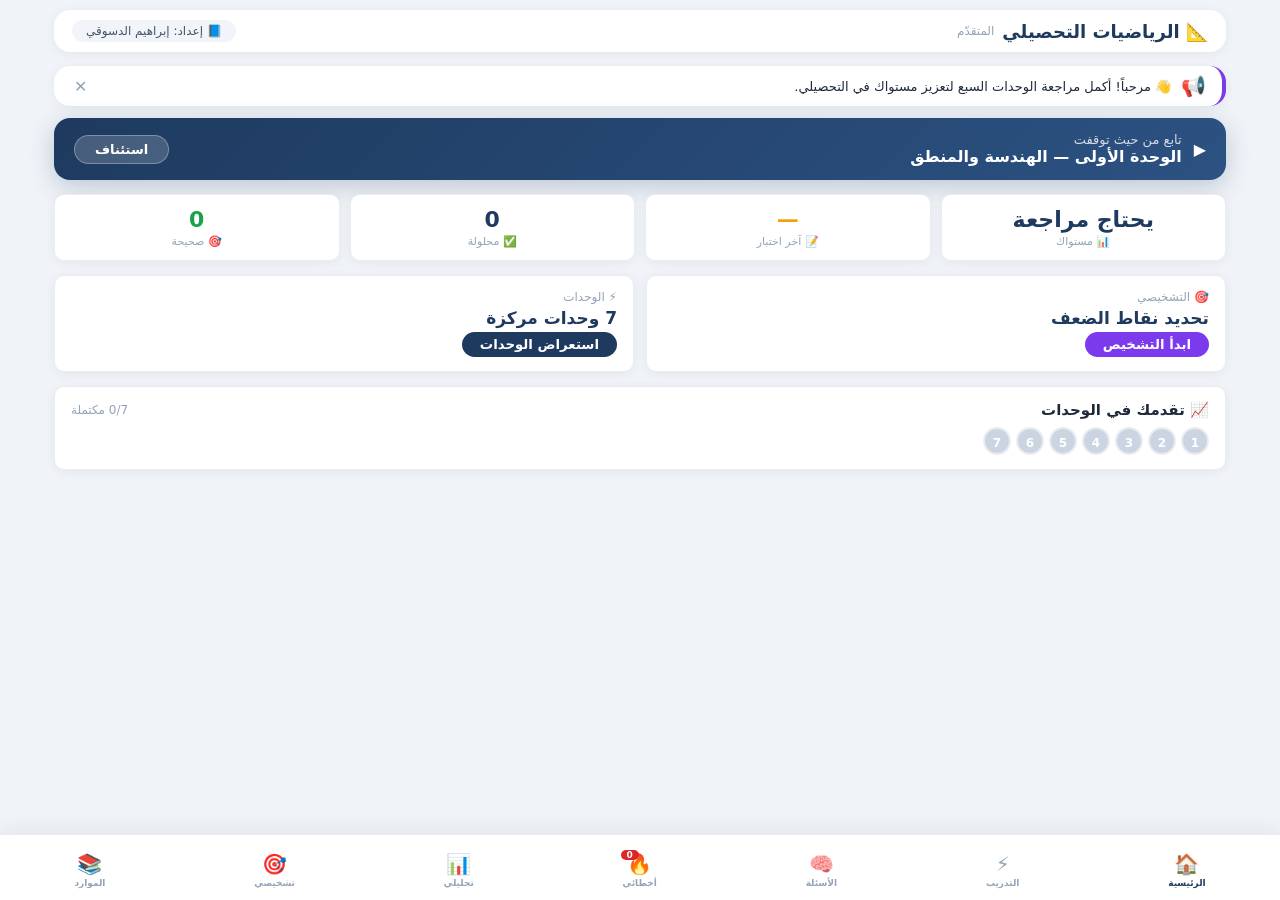
<file: tahsiliGames/Math.html>
<!DOCTYPE html>
<html lang="ar" dir="rtl">
<head>
<meta charset="UTF-8">
<meta name="viewport" content="width=device-width, initial-scale=1.0, maximum-scale=1.5">
<title>📐 الرياضيات التحصيلي المتقدم</title>
<style>
*{margin:0;padding:0;box-sizing:border-box}
:root{
--primary:#1e3a5f;--primary-light:#2c5282;--accent:#7c3aed;--accent-light:#a78bfa;
--success:#16a34a;--danger:#dc2626;--warning:#f59e0b;
--gray-50:#f8fafc;--gray-100:#f1f5f9;--gray-200:#e9edf2;--gray-300:#cbd5e1;
--gray-500:#94a3b8;--gray-700:#475569;--gray-900:#1e293b;
--radius:16px;--radius-sm:10px;--shadow:0 2px 12px rgba(0,0,0,.06);
--shadow-hover:0 8px 32px rgba(0,0,0,.10);--transition:.2s ease;
--bottom-nav-height:66px;
}
body{font-family:'Segoe UI','Tahoma',system-ui,sans-serif;background:#f0f4f8;color:var(--gray-900);min-height:100vh;padding-bottom:calc(var(--bottom-nav-height) + 16px);-webkit-font-smoothing:antialiased}
.app-shell{max-width:1200px;margin:0 auto;padding:10px 14px 0}

/* HEADER */
.app-header{display:flex;justify-content:space-between;align-items:center;flex-wrap:wrap;gap:8px;padding:10px 18px;background:#fff;border-radius:var(--radius);box-shadow:var(--shadow);margin-bottom:14px}
.app-header .brand{display:flex;align-items:center;gap:8px;font-size:18px;font-weight:700;color:var(--primary)}
.app-header .brand small{font-size:12px;font-weight:400;color:var(--gray-500)}
.app-header .badge-header{font-size:12px;background:var(--gray-100);padding:4px 14px;border-radius:40px;color:var(--gray-700)}

/* NOTIFICATION */
.notification-banner{background:#fff;border-radius:var(--radius);padding:8px 16px;margin-bottom:12px;display:flex;align-items:center;gap:10px;flex-wrap:wrap;border-right:4px solid var(--accent);box-shadow:var(--shadow);font-size:13px}
.notification-banner .icon{font-size:20px}
.notification-banner .msg{flex:1}
.notification-banner .dismiss{background:none;border:none;font-size:16px;cursor:pointer;color:var(--gray-500);padding:0 4px}

/* RESUME */
.resume-card{background:linear-gradient(135deg,var(--primary),var(--primary-light));border-radius:var(--radius);padding:14px 20px;color:#fff;display:flex;align-items:center;justify-content:space-between;flex-wrap:wrap;gap:10px;margin-bottom:14px;box-shadow:0 6px 24px rgba(30,58,95,.25);cursor:pointer;transition:var(--transition)}
.resume-card:hover{transform:translateY(-2px);box-shadow:0 10px 32px rgba(30,58,95,.35)}
.resume-card .info{display:flex;align-items:center;gap:12px;flex-wrap:wrap}
.resume-card .info .label{font-size:13px;opacity:.8}
.resume-card .info .value{font-weight:700;font-size:16px}
.resume-card .btn-resume{background:rgba(255,255,255,.18);border:1.5px solid rgba(255,255,255,.3);color:#fff;padding:6px 20px;border-radius:40px;font-weight:600;font-size:13px;cursor:pointer;font-family:inherit}
.resume-card .btn-resume:hover{background:rgba(255,255,255,.30)}

/* STATS */
.stats-grid{display:grid;grid-template-columns:repeat(auto-fit,minmax(110px,1fr));gap:10px;margin-bottom:14px}
.stats-grid .stat-box{background:#fff;border-radius:var(--radius-sm);padding:12px;text-align:center;box-shadow:var(--shadow);border:1px solid var(--gray-200)}
.stats-grid .stat-box .num{font-size:22px;font-weight:800;color:var(--primary);line-height:1.2}
.stats-grid .stat-box .num.green{color:var(--success)}
.stats-grid .stat-box .num.red{color:var(--danger)}
.stats-grid .stat-box .num.gold{color:var(--warning)}
.stats-grid .stat-box .lbl{font-size:11px;color:var(--gray-500);margin-top:2px}

/* PAGES */
.page{display:none;animation:fadeUp .3s ease}
.page.active{display:block}
@keyframes fadeUp{from{opacity:0;transform:translateY(10px)}to{opacity:1;transform:translateY(0)}}

/* DOSE CARDS */
.dose-grid{display:grid;grid-template-columns:repeat(auto-fill,minmax(240px,1fr));gap:12px}
.dose-card{background:#fff;border-radius:var(--radius);padding:16px 18px;box-shadow:var(--shadow);border:1px solid var(--gray-200);transition:var(--transition);cursor:pointer;position:relative}
.dose-card:hover{box-shadow:var(--shadow-hover);transform:translateY(-3px)}
.dose-card .dose-number{font-size:11px;color:var(--gray-500);font-weight:600}
.dose-card .dose-title{font-size:15px;font-weight:700;margin:4px 0;color:var(--primary)}
.dose-card .dose-meta{font-size:12px;color:var(--gray-700);display:flex;gap:8px;flex-wrap:wrap;margin-top:4px}
.dose-card .dose-meta span{background:var(--gray-100);padding:2px 10px;border-radius:30px}
.dose-card .progress-dot{display:inline-block;width:8px;height:8px;border-radius:50%;margin-left:4px}
.dose-card .progress-dot.done{background:var(--success)}
.dose-card .progress-dot.partial{background:var(--warning)}
.dose-card .progress-dot.pending{background:var(--gray-300)}
.dose-card .dose-pct{font-size:13px;font-weight:700;color:var(--primary);margin-top:6px}
.dose-card .dose-bar{height:4px;background:var(--gray-200);border-radius:10px;margin-top:6px;overflow:hidden}
.dose-card .dose-bar .fill{height:100%;border-radius:10px;transition:width .5s ease}

/* DOSE DETAIL */
.dose-detail-view{background:#fff;border-radius:var(--radius);padding:20px 24px;box-shadow:var(--shadow);margin-bottom:14px;border:1px solid var(--gray-200)}
.dose-detail-view .back-btn{background:var(--gray-100);border:none;padding:6px 18px;border-radius:40px;font-weight:600;cursor:pointer;font-family:inherit;font-size:13px;margin-bottom:12px}
.dose-detail-view .back-btn:hover{background:var(--gray-200)}
.dose-detail-view .dose-head{border-bottom:2px solid var(--gray-200);padding-bottom:10px;margin-bottom:14px}
.dose-detail-view .dose-head h2{font-size:22px;color:var(--primary)}
.dose-detail-view .dose-head p{color:var(--gray-700);font-size:14px;margin-top:4px}
.dose-detail-view .concept-grid{display:grid;grid-template-columns:1fr 1fr;gap:8px 20px;margin:10px 0 14px}
@media(max-width:550px){.dose-detail-view .concept-grid{grid-template-columns:1fr}}
.dose-detail-view .concept-grid .c-item{padding:4px 0;font-size:14px;border-bottom:1px solid var(--gray-100);display:flex;align-items:center;gap:6px}
.dose-detail-view .concept-grid .c-item .dot{color:var(--accent);font-weight:700}
.dose-detail-view .dose-questions{margin-top:14px;border-top:1px solid var(--gray-200);padding-top:14px}
.dose-detail-view .dose-questions h4{font-size:16px;margin-bottom:10px;color:var(--primary)}
.dose-detail-view .dq-item{background:var(--gray-50);border-radius:var(--radius-sm);padding:12px 14px;margin-bottom:8px;border:1px solid var(--gray-200)}
.dose-detail-view .dq-item .dq-q{font-weight:500;font-size:14px;line-height:1.6}
.dose-detail-view .dq-item .dq-opts{display:grid;grid-template-columns:1fr 1fr;gap:4px 16px;margin-top:6px}
@media(max-width:500px){.dose-detail-view .dq-item .dq-opts{grid-template-columns:1fr}}
.dose-detail-view .dq-item .dq-opts .opt{font-size:13px;padding:4px 8px;border-radius:6px;cursor:pointer;border:1.5px solid transparent;display:flex;align-items:center;gap:6px;transition:var(--transition)}
.dose-detail-view .dq-item .dq-opts .opt:hover{background:var(--gray-100)}
.dose-detail-view .dq-item .dq-opts .opt.selected{background:#dbeafe;border-color:var(--accent)}
.dose-detail-view .dq-item .dq-opts .opt.correct{background:#dcfce7;border-color:var(--success)}
.dose-detail-view .dq-item .dq-opts .opt.wrong{background:#fee2e2;border-color:var(--danger)}
.dose-detail-view .dq-item .dq-explain{margin-top:6px;font-size:13px;padding:6px 12px;background:#fff;border-radius:6px;border-right:3px solid var(--accent);display:none;line-height:1.6}
.dose-detail-view .dq-item .dq-explain.show{display:block}

/* QUESTION BANK */
.qb-filters{display:flex;flex-wrap:wrap;gap:6px;margin-bottom:12px;background:#fff;padding:10px 14px;border-radius:var(--radius-sm);box-shadow:var(--shadow);align-items:center}
.qb-filters select,.qb-filters button{padding:5px 12px;border-radius:30px;border:1px solid var(--gray-200);background:#fff;font-family:inherit;font-size:12px;flex:1;min-width:80px;cursor:pointer}
.qb-filters button{flex:0 0 auto;background:var(--gray-100)}
.qb-filters button:hover{background:var(--gray-200)}
.qb-question{background:#fff;border-radius:var(--radius-sm);padding:16px 18px;margin-bottom:12px;box-shadow:var(--shadow);border:1px solid var(--gray-200)}
.qb-question .q-head{display:flex;flex-wrap:wrap;gap:6px 14px;align-items:center;margin-bottom:8px}
.qb-question .q-head .qid{font-weight:600;color:var(--gray-500);font-size:12px}
.qb-question .q-head .tag{font-size:11px;padding:2px 12px;border-radius:30px;background:var(--gray-100)}
.qb-question .q-head .tag.dose-tag{background:#ede9fe;color:var(--accent)}
.qb-question .q-text{font-size:15px;font-weight:500;margin-bottom:10px;line-height:1.7}
.qb-question .q-options{display:grid;grid-template-columns:1fr 1fr;gap:6px 16px}
@media(max-width:550px){.qb-question .q-options{grid-template-columns:1fr}}
.qb-question .q-options .opt{display:flex;align-items:center;gap:8px;padding:6px 10px;border-radius:8px;cursor:pointer;font-size:14px;border:1.5px solid transparent;transition:var(--transition)}
.qb-question .q-options .opt:hover{background:var(--gray-100)}
.qb-question .q-options .opt.selected{background:#dbeafe;border-color:var(--accent)}
.qb-question .q-options .opt.correct{background:#dcfce7;border-color:var(--success)}
.qb-question .q-options .opt.wrong{background:#fee2e2;border-color:var(--danger)}
.qb-question .q-explain{margin-top:10px;padding:10px 14px;background:var(--gray-50);border-radius:var(--radius-sm);font-size:13px;border-right:3px solid var(--accent);display:none;line-height:1.7}
.qb-question .q-explain.show{display:block}
.qb-pagination{display:flex;justify-content:center;align-items:center;gap:10px;padding:10px 0}
.qb-pagination button{padding:4px 18px;border-radius:30px;border:1px solid var(--gray-200);background:#fff;font-family:inherit;cursor:pointer;font-size:13px}
.qb-pagination button:disabled{opacity:.4;cursor:not-allowed}

/* MISTAKES */
.mistake-item{background:#fff;border-radius:var(--radius-sm);padding:12px 16px;margin-bottom:8px;border-right:4px solid var(--danger);box-shadow:var(--shadow)}
.mistake-item .m-q{font-weight:500;font-size:14px;line-height:1.6}
.mistake-item .m-detail{font-size:13px;color:var(--gray-700);margin-top:4px}
.mistake-item .m-detail .wrong-ans{color:var(--danger);font-weight:600}
.mistake-item .m-detail .correct-ans{color:var(--success);font-weight:600}
.mistake-item .review-mistake{background:var(--accent);color:#fff;border:none;padding:2px 16px;border-radius:30px;font-size:12px;cursor:pointer;font-family:inherit;margin-right:8px}

/* ANALYTICS */
.analytics-full{background:#fff;border-radius:var(--radius);padding:20px 24px;box-shadow:var(--shadow);border:1px solid var(--gray-200)}
.analytics-full .an-top{display:flex;flex-wrap:wrap;gap:16px 32px;justify-content:space-between;align-items:center;border-bottom:2px solid var(--gray-200);padding-bottom:14px;margin-bottom:16px}
.analytics-full .an-accuracy{font-size:38px;font-weight:800;color:var(--primary)}
.analytics-full .an-accuracy span{font-size:16px;font-weight:400;color:var(--gray-500)}
.analytics-full .an-stats{display:flex;gap:20px;flex-wrap:wrap}
.analytics-full .an-stats .as-item{text-align:center}
.analytics-full .an-stats .as-item .as-num{font-size:22px;font-weight:700}
.analytics-full .an-stats .as-item .as-num.green{color:var(--success)}
.analytics-full .an-stats .as-item .as-num.red{color:var(--danger)}
.analytics-full .an-stats .as-item .as-label{font-size:12px;color:var(--gray-500)}
.analytics-full .ad-item{display:flex;align-items:center;gap:10px;padding:4px 0;border-bottom:1px solid var(--gray-100);font-size:13px}
.analytics-full .ad-item .ad-name{min-width:140px;font-weight:500}
.analytics-full .ad-item .ad-bar{flex:1;height:6px;background:var(--gray-200);border-radius:10px;overflow:hidden}
.analytics-full .ad-item .ad-bar .fill{height:100%;border-radius:10px;transition:width .6s ease}
.analytics-full .ad-item .ad-pct{min-width:40px;font-weight:600}
.analytics-full .aw-tags{display:flex;flex-wrap:wrap;gap:6px}
.analytics-full .aw-tags .tag{background:#fee2e2;color:var(--danger);padding:4px 14px;border-radius:30px;font-size:13px;font-weight:600}
.analytics-full .aw-tags .tag.green{background:#dcfce7;color:var(--success)}
.analytics-full .ach-tags .tag{background:#fef9c3;color:#854d0e;padding:4px 14px;border-radius:30px;font-size:13px;font-weight:600}
.analytics-full .ach-tags .tag.done{background:#dcfce7;color:var(--success)}

/* DIAGNOSTIC */
.diag-container{background:#fff;border-radius:var(--radius);padding:20px 24px;box-shadow:var(--shadow);border:1px solid var(--gray-200)}
.diag-header{display:flex;justify-content:space-between;align-items:center;flex-wrap:wrap;gap:8px;margin-bottom:14px}
.diag-header h3{font-size:20px;color:var(--primary)}
.diag-start-btn{padding:8px 28px;border-radius:40px;border:none;background:var(--primary);color:#fff;font-weight:700;cursor:pointer;font-family:inherit;font-size:14px}
.diag-start-btn:hover{background:var(--primary-light)}
.diag-results .dr-item{display:flex;justify-content:space-between;padding:6px 0;border-bottom:1px solid var(--gray-100);font-size:14px}

/* RESOURCES */
.resources-grid{display:grid;grid-template-columns:repeat(auto-fill,minmax(180px,1fr));gap:12px}
.resource-card{background:#fff;border-radius:var(--radius-sm);padding:14px;box-shadow:var(--shadow);border:1px solid var(--gray-200);text-align:center;transition:var(--transition);cursor:pointer}
.resource-card:hover{transform:translateY(-3px);box-shadow:var(--shadow-hover)}
.resource-card .r-icon{font-size:28px}
.resource-card .r-title{font-weight:600;font-size:13px;margin:4px 0 2px}
.resource-card .r-desc{font-size:11px;color:var(--gray-500)}

/* EMPTY */
.empty-state{text-align:center;padding:30px 16px;color:var(--gray-500)}
.empty-state .icon{font-size:40px;margin-bottom:8px}

/* TOAST */
.toast-container{position:fixed;bottom:calc(var(--bottom-nav-height) + 20px);left:50%;transform:translateX(-50%);z-index:999;background:var(--primary);color:#fff;padding:8px 22px;border-radius:40px;font-size:13px;font-weight:500;box-shadow:0 8px 30px rgba(0,0,0,.2);opacity:0;transition:opacity .3s ease,transform .3s ease;transform:translateX(-50%) translateY(20px);pointer-events:none;max-width:90%}
.toast-container.show{opacity:1;transform:translateX(-50%) translateY(0);pointer-events:auto}

/* BOTTOM NAV */
.bottom-nav{position:fixed;bottom:0;left:0;right:0;background:#fff;border-top:1px solid var(--gray-200);display:flex;justify-content:space-around;align-items:center;padding:4px 0 env(safe-area-inset-bottom);height:var(--bottom-nav-height);z-index:100;box-shadow:0 -4px 20px rgba(0,0,0,.06);overflow-x:auto}
.bottom-nav::-webkit-scrollbar{height:0}
.bottom-nav .nav-item{display:flex;flex-direction:column;align-items:center;justify-content:center;font-size:10px;color:var(--gray-500);cursor:pointer;padding:4px 10px;border:none;background:transparent;font-family:inherit;transition:var(--transition);flex:0 0 auto;min-width:50px;gap:2px;border-radius:8px;position:relative}
.bottom-nav .nav-item .nav-icon{font-size:20px;line-height:1.2}
.bottom-nav .nav-item .nav-label{font-size:9px;font-weight:600}
.bottom-nav .nav-item.active{color:var(--primary)}
.bottom-nav .nav-item .badge-nav{background:var(--danger);color:#fff;font-size:9px;border-radius:30px;padding:0 6px;font-weight:700;margin-right:2px;position:absolute;top:2px;left:8px}

/* RESPONSIVE */
@media(max-width:600px){
.app-shell{padding:6px 6px 0}
.app-header .brand{font-size:15px}
.app-header .brand small{font-size:10px}
.stats-grid{grid-template-columns:repeat(2,1fr);gap:6px}
.stats-grid .stat-box .num{font-size:18px}
.dose-grid{grid-template-columns:1fr}
.dose-detail-view{padding:14px 12px}
.dose-detail-view .concept-grid{grid-template-columns:1fr}
.analytics-full .an-top{flex-direction:column;align-items:stretch;text-align:center}
.analytics-full .an-stats{justify-content:center}
.analytics-full .ad-item{flex-wrap:wrap}
.analytics-full .ad-item .ad-name{min-width:80px;font-size:12px}
.resume-card{flex-direction:column;align-items:stretch;text-align:center}
.resume-card .btn-resume{align-self:center}
.resources-grid{grid-template-columns:1fr 1fr}
.diag-header{flex-direction:column;align-items:stretch}
.qb-filters{flex-direction:column;align-items:stretch}
.qb-filters select,.qb-filters button{width:100%}
.bottom-nav .nav-item{min-width:40px;padding:2px 6px}
.bottom-nav .nav-item .nav-icon{font-size:18px}
.bottom-nav .nav-item .nav-label{font-size:8px}
}
@media(max-width:400px){
.resources-grid{grid-template-columns:1fr}
.bottom-nav .nav-item{min-width:34px;padding:1px 4px}
.bottom-nav .nav-item .nav-icon{font-size:16px}
.bottom-nav .nav-item .nav-label{font-size:7px}
}
::-webkit-scrollbar{width:4px;height:4px}
::-webkit-scrollbar-track{background:var(--gray-100)}
::-webkit-scrollbar-thumb{background:var(--gray-300);border-radius:10px}
</style>
</head>
<body>
<div class="app-shell" id="app">
<div class="toast-container" id="toast"></div>

<header class="app-header">
<div class="brand">📐 الرياضيات التحصيلي <small>المتقدّم</small></div>
<div class="badge-header">📘 إعداد: إبراهيم الدسوقي</div>
</header>

<div class="notification-banner" id="notifBanner">
<span class="icon">📢</span>
<span class="msg" id="notifMsg">👋 مرحباً! أكمل مراجعة الوحدات السبع لتعزيز مستواك في التحصيلي.</span>
<button class="dismiss" id="dismissNotif">✕</button>
</div>

<div class="resume-card" id="resumeCard">
<div class="info"><span>▶</span><div><div class="label">تابع من حيث توقفت</div><div class="value" id="resumeText">الوحدة الأولى — الهندسة والمنطق</div></div></div>
<button class="btn-resume" id="resumeBtn">استئناف</button>
</div>

<div class="stats-grid">
<div class="stat-box"><div class="num" id="statLevel">0%</div><div class="lbl">📊 مستواك</div></div>
<div class="stat-box"><div class="num gold" id="statLastScore">—</div><div class="lbl">📝 آخر اختبار</div></div>
<div class="stat-box"><div class="num" id="statSolved">0</div><div class="lbl">✅ محلولة</div></div>
<div class="stat-box"><div class="num green" id="statCorrect">0</div><div class="lbl">🎯 صحيحة</div></div>
</div>

<!-- HOME -->
<div class="page active" id="page-home">
<div style="display:grid;grid-template-columns:1fr 1fr;gap:12px;margin-bottom:14px;">
<div style="background:#fff;border-radius:var(--radius-sm);padding:14px 16px;box-shadow:var(--shadow);border:1px solid var(--gray-200);">
<div style="font-size:12px;color:var(--gray-500);">🎯 التشخيصي</div>
<div style="font-size:17px;font-weight:700;color:var(--primary);margin:4px 0;">تحديد نقاط الضعف</div>
<button class="btn-resume" style="background:var(--accent);color:#fff;border:none;padding:5px 18px;border-radius:40px;font-weight:600;cursor:pointer;font-family:inherit;" id="diagQuickBtn">ابدأ التشخيص</button>
</div>
<div style="background:#fff;border-radius:var(--radius-sm);padding:14px 16px;box-shadow:var(--shadow);border:1px solid var(--gray-200);">
<div style="font-size:12px;color:var(--gray-500);">⚡ الوحدات</div>
<div style="font-size:17px;font-weight:700;color:var(--primary);margin:4px 0;">7 وحدات مركزة</div>
<button class="btn-resume" style="background:var(--primary);color:#fff;border:none;padding:5px 18px;border-radius:40px;font-weight:600;cursor:pointer;font-family:inherit;" id="doseQuickBtn">استعراض الوحدات</button>
</div>
</div>
<div style="background:#fff;border-radius:var(--radius-sm);padding:14px 16px;box-shadow:var(--shadow);border:1px solid var(--gray-200);">
<div style="display:flex;justify-content:space-between;align-items:center;flex-wrap:wrap;gap:4px;margin-bottom:8px;">
<span style="font-weight:700;font-size:15px;">📈 تقدمك في الوحدات</span>
<span style="font-size:12px;color:var(--gray-500);" id="doseProgressText">0/7 مكتملة</span>
</div>
<div id="doseProgressBar" style="display:flex;gap:5px;flex-wrap:wrap;"></div>
</div>
</div>

<!-- TRAINING -->
<div class="page" id="page-training">
<div style="display:flex;justify-content:space-between;align-items:center;flex-wrap:wrap;gap:6px;margin-bottom:12px;">
<h3 style="font-size:18px;color:var(--primary);">⚡ الوحدات التعليمية المركزة</h3>
<span style="font-size:12px;color:var(--gray-500);" id="trainingProgressLabel">0/7</span>
</div>
<div id="trainingContent"><div class="dose-grid" id="doseGrid"></div></div>
<div id="doseDetailContainer"></div>
</div>

<!-- QUESTIONS -->
<div class="page" id="page-questions">
<div class="qb-filters">
<select id="qbFilterTopic"><option value="all">جميع الموضوعات</option></select>
<select id="qbFilterDose"><option value="all">جميع الوحدات</option></select>
<select id="qbFilterDiff"><option value="all">جميع المستويات</option><option value="سهل">سهل</option><option value="متوسط">متوسط</option><option value="صعب">صعب</option></select>
<select id="qbFilterStatus"><option value="all">الكل</option><option value="answered">تمّت الإجابة</option><option value="unanswered">لم تُجب</option><option value="correct">صحيحة</option><option value="wrong">خاطئة</option></select>
<button id="qbResetFilters">↺</button>
</div>
<div id="qbList"></div>
<div class="qb-pagination">
<button id="qbPrev" disabled>‹ السابق</button>
<span id="qbPageInfo">1 / 1</span>
<button id="qbNext" disabled>التالي ›</button>
</div>
</div>

<!-- MISTAKES -->
<div class="page" id="page-mistakes">
<div style="display:flex;justify-content:space-between;align-items:center;flex-wrap:wrap;gap:6px;margin-bottom:12px;">
<h3 style="font-size:18px;color:var(--primary);">🔥 أخطائي</h3>
<span style="font-size:12px;color:var(--gray-500);" id="mistakesCountLabel">0 سؤال خاطئ</span>
</div>
<div id="mistakesList"></div>
</div>

<!-- ANALYTICS -->
<div class="page" id="page-analytics"><div id="analyticsFullContainer"></div></div>

<!-- DIAGNOSTIC -->
<div class="page" id="page-diagnostic">
<div class="diag-container">
<div class="diag-header">
<h3>🎯 التشخيصي الشامل</h3>
<button class="diag-start-btn" id="diagStartBtn">🔄 تشغيل التشخيص</button>
</div>
<div id="diagContent">
<p style="color:var(--gray-700);font-size:14px;">سيقوم التشخيص بتحليل أدائك في جميع الأسئلة وتحديد نقاط القوة والضعف لديك.</p>
<div id="diagResults" style="margin-top:14px;"></div>
</div>
</div>
</div>

<!-- RESOURCES -->
<div class="page" id="page-resources">
<div style="margin-bottom:12px;"><h3 style="font-size:18px;color:var(--primary);">📚 الموارد وورقة الإنقاذ</h3></div>
<div class="resources-grid" id="resourcesGrid"></div>
<div id="rescueSheetContainer" style="margin-top:14px;"></div>
</div>
</div>

<!-- BOTTOM NAV -->
<nav class="bottom-nav" id="bottomNav">
<button class="nav-item active" data-tab="home"><span class="nav-icon">🏠</span><span class="nav-label">الرئيسية</span></button>
<button class="nav-item" data-tab="training"><span class="nav-icon">⚡</span><span class="nav-label">التدريب</span></button>
<button class="nav-item" data-tab="questions"><span class="nav-icon">🧠</span><span class="nav-label">الأسئلة</span></button>
<button class="nav-item" data-tab="mistakes"><span class="nav-icon">🔥</span><span class="nav-label">أخطائي</span><span class="badge-nav" id="mistakeCountBottom">0</span></button>
<button class="nav-item" data-tab="analytics"><span class="nav-icon">📊</span><span class="nav-label">تحليلي</span></button>
<button class="nav-item" data-tab="diagnostic"><span class="nav-icon">🎯</span><span class="nav-label">تشخيصي</span></button>
<button class="nav-item" data-tab="resources"><span class="nav-icon">📚</span><span class="nav-label">الموارد</span></button>
</nav>

<script>
// ============================================================================
//  QUESTION DATA — الرياضيات التحصيلي المتقدم
// ============================================================================
const Q = [
// ============ بنك الأسئلة (QST) ============
{id:"QST-001",topic:"المنطق والعبارات الشرطية",concept:"المعاكس الإيجابي",skill:"تحليل",difficulty:"متوسط",dose:"الوحدة الأولى",
question:"ما المعاكس الإيجابي للعبارة الشرطية: «إذا كان العدد x أكبر من 5، فإن مربعه x² أكبر من 25»؟",
A:"إذا كان x² > 25، فإن x > 5",B:"إذا كان x ≤ 5، فإن x² ≤ 25",C:"إذا كان x² ≤ 25، فإن x ≤ 5",D:"إذا كان x > 5، فإن x² ≤ 25",
correct:"C",explanation:"المعاكس الإيجابي (∼q → ∼p) يُصاغ بنفي وتبديل الفرض والنتيجة. الفرض p: x > 5، نفيه ∼p: x ≤ 5. النتيجة q: x² > 25، نفيها ∼q: x² ≤ 25. إذن المعاكس الإيجابي: «إذا كان x² ≤ 25، فإن x ≤ 5»."},

{id:"QST-002",topic:"الدوال النسبية",concept:"نقطة الانفصال (الفجوة)",skill:"حساب",difficulty:"صعب",dose:"الوحدة الثانية",
question:"حدد الإحداثي x لنقطة الانفصال (الفجوة) في التمثيل البياني للدالة النسبية f(x) = (x² - 4)/(x² + x - 6)؟",
A:"x = -3",B:"x = 2",C:"x = -2",D:"y = 1",
correct:"B",explanation:"نحلل البسط والمقام: (x-2)(x+2) / [(x+3)(x-2)]. العامل (x-2) مشترك ويُختزل، فينتج فجوة عند x = 2. بينما x = -3 خط تقارب رأسي."},

{id:"QST-003",topic:"المتطابقات المثلثية",concept:"متطابقة ضعف الزاوية",skill:"تطبيق",difficulty:"صعب",dose:"الوحدة الثالثة",
question:"إذا كان sin θ = 3/5 حيث θ زاوية حادة في الربع الأول، فما القيمة الدقيقة لـ cos(2θ)؟",
A:"24/25",B:"7/25",C:"-7/25",D:"12/25",
correct:"B",explanation:"cos(2θ) = 1 - 2sin²θ = 1 - 2(9/25) = 1 - 18/25 = 7/25."},

{id:"QST-004",topic:"المتسلسلات",concept:"المجموع الجزئي",skill:"حساب",difficulty:"متوسط",dose:"الوحدة الرابعة",
question:"ما قيمة المجموع ∑_(k=1)^5 (3k - 1)؟",
A:"14",B:"35",C:"40",D:"45",
correct:"C",explanation:"المتسلسلة حسابية: a_1 = 2، a_5 = 14. S_5 = 5 × (2+14)/2 = 5 × 8 = 40."},

{id:"QST-005",topic:"القطوع المخروطية",concept:"الاختلاف المركزي للدائرة",skill:"فهم",difficulty:"سهل",dose:"الوحدة الخامسة",
question:"ما قيمة الاختلاف المركزي e للدائرة؟",
A:"e = 0",B:"0 < e < 1",C:"e = 1",D:"e > 1",
correct:"A",explanation:"الدائرة حالة خاصة من القطع الناقص تنطبق فيها البؤرتان على المركز (c = 0)، إذن e = c/a = 0."},

{id:"QST-006",topic:"الإحصاء",concept:"هامش خطأ المعاينة",skill:"حساب",difficulty:"متوسط",dose:"الوحدة السادسة",
question:"في دراسة مسحية شملت عينة عشوائية من 10000 شخص، ما هامش خطأ المعاينة؟",
A:"± 0.01%",B:"± 1%",C:"± 10%",D:"± 0.1%",
correct:"B",explanation:"هامش الخطأ = ± 1/√n = ± 1/√10000 = ± 1/100 = ± 0.01 = ± 1%."},

{id:"QST-007",topic:"التفاضل",concept:"مشتقة كثيرات الحدود",skill:"حساب",difficulty:"متوسط",dose:"الوحدة السابعة",
question:"ما المشتقة الأولى للدالة f(x) = 5x³ - 4x² + 7x - 12؟",
A:"f'(x) = 15x² - 8x + 7",B:"f'(x) = 15x² - 8x",C:"f'(x) = 5x² - 4x + 7",D:"f'(x) = 15x³ - 8x² + 7x",
correct:"A",explanation:"نطبق قاعدة القوة: 5x³ ⟹ 15x²، -4x² ⟹ -8x، 7x ⟹ 7، -12 ⟹ 0. إذن f'(x) = 15x² - 8x + 7."},

// ============ الوحدة الأولى: الهندسة والمنطق (10 MCQ + 4 T/F) ============
{id:"U1-01",topic:"التبرير الاستقرائي",concept:"المثال المضاد",skill:"تحليل",difficulty:"متوسط",dose:"الوحدة الأولى",
question:"أيُّ القيم الآتية تُعد مثالاً مضاداً يثبت بطلان التخمين: «لكل عدد حقيقي x، فإن القيمة المطلقة |x| تكون أكبر تماماً من x»؟",
A:"x = -5",B:"x = -1",C:"x = 0.5",D:"x = 4",
correct:"D",explanation:"عند x = 4: |4| = 4، و 4 > 4 خاطئة (متساويان). إذن x = 4 مثال مضاد."},

{id:"U1-02",topic:"العبارات الشرطية",concept:"المعاكس الإيجابي",skill:"تطبيق",difficulty:"متوسط",dose:"الوحدة الأولى",
question:"ما المعاكس الإيجابي للعبارة: «إذا كان الشكل مربعاً، فإنه مستطيل»؟",
A:"إذا كان مستطيلاً، فإنه مربع",B:"إذا لم يكن مربعاً، فإنه ليس مستطيلاً",C:"إذا لم يكن مستطيلاً، فإنه ليس مربعاً",D:"إذا كان ليس مربعاً، فإنه مستطيل",
correct:"C",explanation:"المعاكس الإيجابي (∼q → ∼p): إذا لم يكن مستطيلاً، فإنه ليس مربعاً."},

{id:"U1-03",topic:"قانون القياس المنطقي",concept:"الاستنتاج المنطقي",skill:"استدلال",difficulty:"متوسط",dose:"الوحدة الأولى",
question:"من العبارتين: (1) إذا كان المثلث متطابق الأضلاع فإن زواياه متطابقة. (2) إذا كانت الزوايا متطابقة فإن كل زاوية 60°. ما النتيجة؟",
A:"إذا كانت كل زاوية 60° فإنه متطابق الأضلاع",B:"إذا كان المثلث متطابق الأضلاع فإن كل زاوية 60°",C:"المثلث المتطابق زواياه قائمة",D:"لا نتيجة صائبة",
correct:"B",explanation:"قانون القياس المنطقي: p→q و q→r يعطي p→r. إذن: إذا كان متطابق الأضلاع فإن كل زاوية 60°."},

{id:"U1-04",topic:"تطابق المثلثات",concept:"مسلمة SAS",skill:"تطبيق",difficulty:"سهل",dose:"الوحدة الأولى",
question:"إذا كان AB ≅ DE و ∠A ≅ ∠D و AC ≅ DF، فبأي مسلمة يتطابق المثلثان؟",
A:"SSS",B:"SAS",C:"ASA",D:"AAS",
correct:"B",explanation:"تطابق ضلعين (AB, AC) مع نظائرهما والزاوية المحصورة (∠A) ⟹ SAS."},

{id:"U1-05",topic:"متوازي الأضلاع",concept:"الزوايا المتحالفة",skill:"حساب",difficulty:"متوسط",dose:"الوحدة الأولى",
question:"في متوازي الأضلاع ABCD، ∠A = (2x+10)° و ∠B = (3x+20)°. ما قيمة x؟",
A:"30",B:"25",C:"50",D:"150",
correct:"A",explanation:"الزاويتان المتحالفتان متكاملتان: (2x+10)+(3x+20)=180 ⟹ 5x+30=180 ⟹ 5x=150 ⟹ x=30."},

{id:"U1-06",topic:"شبه المنحرف",concept:"القطعة المتوسطة",skill:"حساب",difficulty:"متوسط",dose:"الوحدة الأولى",
question:"شبه منحرف قاعدتاه a = x+4 و b = 3x-2، وقطعه المتوسطة = 15 cm. ما قيمة x؟",
A:"5",B:"7",C:"8",D:"14",
correct:"B",explanation:"m = (a+b)/2 ⟹ 15 = (x+4+3x-2)/2 = (4x+2)/2 = 2x+1 ⟹ 2x=14 ⟹ x=7."},

{id:"U1-07",topic:"المعين",concept:"المعاكس الإيجابي",skill:"تحليل",difficulty:"متوسط",dose:"الوحدة الأولى",
question:"أيُّ العبارات مكافئة منطقياً لـ: «إذا كان الشكل معيناً فإن أقطاره متعامدة»؟",
A:"إذا لم تكن أقطاره متعامدة فإنه ليس معيناً",B:"إذا كانت أقطاره متعامدة فإنه معين",C:"إذا لم يكن معيناً فأقطاره غير متعامدة",D:"إذا كان معيناً فأقطاره غير متعامدة",
correct:"A",explanation:"المعاكس الإيجابي (∼q → ∼p) هو المكافئ المنطقي الوحيد: إذا لم تكن الأقطار متعامدة فإنه ليس معيناً."},

{id:"U1-08",topic:"متوازي الأضلاع",concept:"الأضلاع المتقابلة",skill:"حساب",difficulty:"سهل",dose:"الوحدة الأولى",
question:"في متوازي الأضلاع ABCD، AB = 3y+1 و CD = 16. ما قيمة y؟",
A:"3",B:"5",C:"7",D:"15",
correct:"B",explanation:"الأضلاع المتقابلة متطابقة: 3y+1=16 ⟹ 3y=15 ⟹ y=5."},

{id:"U1-09",topic:"المثال المضاد",concept:"الأعداد الأولية",skill:"استدلال",difficulty:"صعب",dose:"الوحدة الأولى",
question:"أيُّ القيم تُعد مثالاً مضاداً لـ: «لكل عدد صحيح n فإن n²+n+17 أولي»؟",
A:"n = 1",B:"n = 16",C:"n = 2",D:"n = 4",
correct:"B",explanation:"عند n=16: 256+16+17=289=17×17، وهو غير أولي."},

{id:"U1-10",topic:"تطابق المثلثات",concept:"مسلمة SSS",skill:"تطبيق",difficulty:"سهل",dose:"الوحدة الأولى",
question:"في ΔJKM و ΔLKM: JK ≅ LK و JM ≅ LM. بأي مسلمة يتطابقان؟",
A:"SSS",B:"SAS",C:"ASA",D:"AAS",
correct:"A",explanation:"KM مشترك، و JK ≅ LK، و JM ≅ LM ⟹ SSS."},

// ============ الوحدة الثانية: الدوال (10 MCQ) ============
{id:"U2-01",topic:"التحويلات الهندسية",concept:"الانسحاب والانعكاس",skill:"تطبيق",difficulty:"متوسط",dose:"الوحدة الثانية",
question:"ما التحويلات التي تحول f(x)=|x| إلى g(x)=-|x+2|-4؟",
A:"يمين 2 وأعلى 4 مع انعكاس حول x",B:"يسار 2 وأسفل 4 مع انعكاس حول x",C:"يسار 2 وأعلى 4 دون انعكاس",D:"يمين 2 وأسفل 4 مع انعكاس حول y",
correct:"B",explanation:"g(x) = -|x+2| - 4: انسحاب لليسار 2 (x+2)، انعكاس حول x (الإشارة -)، انسحاب لأسفل 4 (-4)."},

{id:"U2-02",topic:"مجال الدوال",concept:"الدالة الجذرية",skill:"حساب",difficulty:"سهل",dose:"الوحدة الثانية",
question:"ما مجال الدالة f(x)=√(2x-6)+1؟",
A:"x ≥ 3",B:"x ≥ 6",C:"x ≥ 1",D:"جميع الأعداد الحقيقية",
correct:"A",explanation:"2x-6 ≥ 0 ⟹ 2x ≥ 6 ⟹ x ≥ 3."},

{id:"U2-03",topic:"العبارات النسبية",concept:"غير معرفة",skill:"حساب",difficulty:"متوسط",dose:"الوحدة الثانية",
question:"ما قيم x التي تجعل (x+3)/(x²-5x+6) غير معرّفة؟",
A:"x=-3 فقط",B:"x=2 أو x=3",C:"x=-2 أو x=-3",D:"x=0 أو x=5",
correct:"B",explanation:"المقام = 0: x²-5x+6=0 ⟹ (x-2)(x-3)=0 ⟹ x=2 أو x=3."},

{id:"U2-04",topic:"دوال التغير",concept:"التغير العكسي",skill:"حساب",difficulty:"متوسط",dose:"الوحدة الثانية",
question:"تتغير y عكسياً مع x. إذا كانت y=6 عند x=4، فما y عند x=3؟",
A:"8",B:"4.5",C:"12",D:"2",
correct:"A",explanation:"التغير العكسي: x₁y₁ = x₂y₂ ⟹ (4)(6)=(3)(y) ⟹ 24=3y ⟹ y=8."},

{id:"U2-05",topic:"اللوغاريتمات",concept:"الصورة الأسية",skill:"فهم",difficulty:"سهل",dose:"الوحدة الثانية",
question:"ما الصورة الأسية لـ log₃(81)=4؟",
A:"4³=81",B:"3⁴=81",C:"81^(1/4)=3",D:"3×4=12",
correct:"B",explanation:"log_b(x)=y ⟺ b^y=x. إذن 3⁴=81."},

{id:"U2-06",topic:"المعادلات الأسية",concept:"حل معادلة أسية",skill:"حساب",difficulty:"متوسط",dose:"الوحدة الثانية",
question:"ما قيمة x في 4^(x+1)=64؟",
A:"1",B:"2",C:"3",D:"16",
correct:"B",explanation:"64=4³ ⟹ 4^(x+1)=4³ ⟹ x+1=3 ⟹ x=2."},

{id:"U2-07",topic:"خطوط التقارب",concept:"خط التقارب الأفقي",skill:"تحليل",difficulty:"متوسط",dose:"الوحدة الثانية",
question:"ما خط التقارب الأفقي للدالة f(x)=(3x²+1)/(x²-4)؟",
A:"y=3",B:"y=0",C:"y=1",D:"y=-4",
correct:"A",explanation:"درجة البسط = درجة المقام (2) ⟹ خط التقارب الأفقي y = 3/1 = 3."},

{id:"U2-08",topic:"اللوغاريتمات",concept:"خصائص اللوغاريتمات",skill:"حساب",difficulty:"سهل",dose:"الوحدة الثانية",
question:"ما قيمة log₂(8)+log₂(4)؟",
A:"5",B:"7",C:"12",D:"32",
correct:"A",explanation:"log₂(8)=3، log₂(4)=2، المجموع=5."},

{id:"U2-09",topic:"التغير المشترك",concept:"ثابت التغير",skill:"حساب",difficulty:"متوسط",dose:"الوحدة الثانية",
question:"تتغير y مشتركاً مع x و z. إذا كانت y=30 عند x=2 و z=5، فما قيمة y عند x=4 و z=3؟",
A:"24",B:"36",C:"40",D:"30",
correct:"B",explanation:"y=kxz ⟹ 30=k(2)(5) ⟹ k=3. إذن y=3(4)(3)=36."},

{id:"U2-10",topic:"الدوال اللوغاريتمية",concept:"المجال والمدى",skill:"فهم",difficulty:"متوسط",dose:"الوحدة الثانية",
question:"ما مدى الدالة اللوغاريتمية f(x)=log_b(x)؟",
A:"R⁺ فقط",B:"جميع الأعداد الحقيقية R",C:"R⁻ فقط",D:"الأعداد الصحيحة",
correct:"B",explanation:"مجال الدالة اللوغاريتمية R⁺، أما مداها فهو جميع الأعداد الحقيقية R."},

// ============ الوحدة الثالثة: المثلثات (10 MCQ) ============
{id:"U3-01",topic:"المتطابقات المثلثية",concept:"التبسيط",skill:"تطبيق",difficulty:"متوسط",dose:"الوحدة الثالثة",
question:"تبسيط sin θ · csc θ - cos²θ يعطي:",
A:"cos²θ",B:"sin²θ",C:"tan²θ",D:"1",
correct:"B",explanation:"sin θ · csc θ = 1. ثم 1 - cos²θ = sin²θ (فيثاغورس)."},

{id:"U3-02",topic:"متطابقات الفرق",concept:"sin(15°)",skill:"حساب",difficulty:"صعب",dose:"الوحدة الثالثة",
question:"ما القيمة الدقيقة لـ sin(15°) باستعمال 45°-30°؟",
A:"(√6+√2)/4",B:"(√6-√2)/4",C:"(√3-1)/2",D:"√2/4",
correct:"B",explanation:"sin(45°-30°) = sin45 cos30 - cos45 sin30 = (√2/2)(√3/2) - (√2/2)(1/2) = (√6-√2)/4."},

{id:"U3-03",topic:"ضعف الزاوية",concept:"sin(2θ)",skill:"تطبيق",difficulty:"متوسط",dose:"الوحدة الثالثة",
question:"إذا كان cos θ = 3/5 و θ في الربع الأول، فما sin(2θ)؟",
A:"7/25",B:"12/25",C:"24/25",D:"18/25",
correct:"C",explanation:"sin θ = 4/5. sin(2θ) = 2 sinθ cosθ = 2(4/5)(3/5) = 24/25."},

{id:"U3-04",topic:"مساحة المثلث",concept:"قانون المساحة",skill:"حساب",difficulty:"متوسط",dose:"الوحدة الثالثة",
question:"مساحة مثلث بضلعين 8cm و 10cm والزاوية المحصورة 30° تساوي:",
A:"40 cm²",B:"20 cm²",C:"10 cm²",D:"80 cm²",
correct:"B",explanation:"A = (1/2)(8)(10)sin30° = 40 × 0.5 = 20 cm²."},

{id:"U3-05",topic:"حل المثلثات",concept:"قانون جيوب التمام",skill:"فهم",difficulty:"سهل",dose:"الوحدة الثالثة",
question:"ما القانون الأنسب لحل مثلث بمعلومية ضلعين والزاوية المحصورة (SAS)؟",
A:"قانون الجيوب",B:"قانون جيوب التمام",C:"فيثاغورس",D:"قانون التباديل",
correct:"B",explanation:"قانون جيوب التمام يُستعمل في حالتي SAS و SSS."},

{id:"U3-06",topic:"حل المعادلات المثلثية",concept:"الحلول الدخيلة",skill:"تحليل",difficulty:"صعب",dose:"الوحدة الثالثة",
question:"عند حل sin θ = 1 + cos θ في [0°,360°] بالتربيع، أيُّ القيم حل دخيل؟",
A:"90°",B:"180°",C:"270°",D:"0°",
correct:"C",explanation:"عند θ=270°: sin270=-1 لكن 1+cos270=1. بما أن -1≠1 فـ 270° حل دخيل."},

{id:"U3-07",topic:"القيم الخاصة",concept:"الحساب المباشر",skill:"سهل",difficulty:"سهل",dose:"الوحدة الثالثة",
question:"ما قيمة cos(60°) + sin(30°)؟",
A:"1",B:"0",C:"√3/2",D:"1/2",
correct:"A",explanation:"cos60=1/2، sin30=1/2، المجموع=1."},

{id:"U3-08",topic:"النسب المثلثية",concept:"cos θ من sin θ",skill:"حساب",difficulty:"سهل",dose:"الوحدة الثالثة",
question:"إذا كان sin θ=4/5 و θ في الربع الأول، فما cos θ؟",
A:"3/5",B:"4/5",C:"5/3",D:"1/5",
correct:"A",explanation:"cos²θ = 1 - 16/25 = 9/25 ⟹ cosθ = 3/5 (موجبة في الربع الأول)."},

{id:"U3-09",topic:"المتطابقات",concept:"التكافؤ",skill:"فهم",difficulty:"سهل",dose:"الوحدة الثالثة",
question:"ما قيمة sin²(75°) + cos²(75°)؟",
A:"1",B:"√3/2",C:"1/2",D:"0",
correct:"A",explanation:"sin²θ + cos²θ = 1 دائماً لكل قيمة θ."},

{id:"U3-10",topic:"المعادلات المثلثية",concept:"الحل العام",skill:"حساب",difficulty:"صعب",dose:"الوحدة الثالثة",
question:"حل المعادلة 2cos²θ - cos θ - 1 = 0 في [0°,360°] هو:",
A:"{0°, 120°, 240°, 360°}",B:"{60°, 180°}",C:"{45°, 315°}",D:"{30°, 150°}",
correct:"A",explanation:"(2cosθ+1)(cosθ-1)=0 ⟹ cosθ=-1/2 (θ=120° أو 240°) أو cosθ=1 (θ=0° أو 360°)."},

// ============ الوحدة الرابعة: المتتابعات (10 MCQ) ============
{id:"U4-01",topic:"المتتابعة الحسابية",concept:"الحد النوني",skill:"حساب",difficulty:"سهل",dose:"الوحدة الرابعة",
question:"ما الحد العاشر في المتتابعة 5, 9, 13, 17, ...؟",
A:"37",B:"41",C:"45",D:"36",
correct:"B",explanation:"a_1=5, d=4. a_10 = 5 + 9(4) = 41."},

{id:"U4-02",topic:"المتتابعة الهندسية",concept:"الأساس r",skill:"حساب",difficulty:"سهل",dose:"الوحدة الرابعة",
question:"ما أساس المتتابعة الهندسية 162, 54, 18, 6, ...؟",
A:"3",B:"1/3",C:"-3",D:"1/2",
correct:"B",explanation:"r = 54/162 = 1/3."},

{id:"U4-03",topic:"المتسلسلات الهندسية",concept:"التقارب",skill:"تحليل",difficulty:"متوسط",dose:"الوحدة الرابعة",
question:"أيُّ المتسلسلات الآتية متقاربة ولها مجموع؟",
A:"3+6+12+24+...",B:"8-12+18-27+...",C:"12+4+4/3+4/9+...",D:"5-5+5-5+...",
correct:"C",explanation:"r=4/12=1/3، و|1/3|<1 ⟹ متقاربة."},

{id:"U4-04",topic:"المتسلسلة الهندسية",concept:"المجموع اللانهائي",skill:"حساب",difficulty:"متوسط",dose:"الوحدة الرابعة",
question:"ما مجموع 27+9+3+1+...؟",
A:"36",B:"40.5",C:"54",D:"81",
correct:"B",explanation:"a_1=27, r=1/3. S = 27/(1-1/3) = 27/(2/3) = 40.5."},

{id:"U4-05",topic:"ذات الحدين",concept:"الحد العام",skill:"حساب",difficulty:"صعب",dose:"الوحدة الرابعة",
question:"ما الحد الرابع في مفكوك (x-2y)^5؟",
A:"-80x²y³",B:"80x³y²",C:"-40x²y³",D:"40x³y²",
correct:"A",explanation:"t_4 = 5C₃ · x² · (-2y)³ = 10·x²·(-8y³) = -80x²y³."},

{id:"U4-06",topic:"الاستقراء الرياضي",concept:"خطوة الأساس",skill:"فهم",difficulty:"سهل",dose:"الوحدة الرابعة",
question:"ما خطوة الأساس في الاستقراء الرياضي؟",
A:"إثبات صحة n=k+1",B:"فرض صحة n=k",C:"إثبات صحة n=1",D:"إيجاد مثال مضاد",
correct:"C",explanation:"خطوة الأساس تبدأ بإثبات صحة العبارة عند n=1."},

{id:"U4-07",topic:"المجاميع",concept:"حساب مجموع",skill:"حساب",difficulty:"متوسط",dose:"الوحدة الرابعة",
question:"ما قيمة ∑_(k=1)^4 (k²+1)؟",
A:"34",B:"30",C:"20",D:"24",
correct:"A",explanation:"(1+1)+(4+1)+(9+1)+(16+1) = 2+5+10+17 = 34."},

{id:"U4-08",topic:"ذات الحدين",concept:"عدد الحدود",skill:"فهم",difficulty:"سهل",dose:"الوحدة الرابعة",
question:"ما عدد حدود مفكوك (a+b)^8؟",
A:"8",B:"9",C:"16",D:"10",
correct:"B",explanation:"عدد الحدود = n+1 = 8+1 = 9."},

{id:"U4-09",topic:"الكسر الدوري",concept:"المتسلسلة الهندسية",skill:"حساب",difficulty:"صعب",dose:"الوحدة الرابعة",
question:"ما صورة الكسر الاعتيادي للعدد 0.36‾ = 0.363636...؟",
A:"4/11",B:"36/99",C:"3/8",D:"36/100",
correct:"A",explanation:"0.36+0.0036+... = (36/100)/(1-1/100) = 36/99 = 4/11."},

{id:"U4-10",topic:"المتسلسلات",concept:"مجموع حسابي",skill:"حساب",difficulty:"متوسط",dose:"الوحدة الرابعة",
question:"ما قيمة ∑_(k=1)^10 (4k+3)؟",
A:"250",B:"220",C:"280",D:"130",
correct:"A",explanation:"a_1=7، a_10=43. S_10 = 10 × (7+43)/2 = 10×25 = 250."},

// ============ الوحدة الخامسة: المتجهات والقطوع (10 MCQ) ============
{id:"U5-01",topic:"القطوع المخروطية",concept:"المميز",skill:"تحليل",difficulty:"متوسط",dose:"الوحدة الخامسة",
question:"ما نوع القطع لـ 2x²+4xy+5y²-3x+y-7=0؟",
A:"مكافئ",B:"ناقص",C:"زائد",D:"دائرة",
correct:"B",explanation:"A=2, B=4, C=5. B²-4AC = 16-40 = -24 < 0 ⟹ قطع ناقص."},

{id:"U5-02",topic:"الدائرة",concept:"المركز ونصف القطر",skill:"فهم",difficulty:"سهل",dose:"الوحدة الخامسة",
question:"ما مركز ونصف قطر (x-3)²+(y+4)²=25؟",
A:"(-3,4), r=25",B:"(3,-4), r=5",C:"(-3,-4), r=5",D:"(3,4), r=25",
correct:"B",explanation:"الصورة (x-h)²+(y-k)²=r² ⟹ المركز (3,-4)، r=√25=5."},

{id:"U5-03",topic:"القطع المكافئ",concept:"الاتجاه",skill:"تحليل",difficulty:"متوسط",dose:"الوحدة الخامسة",
question:"أيُّ المعادلات تمثل قطعاً مكافئاً مفتوحاً لليمين ورأسه (-1,2)؟",
A:"(x+1)²=8(y-2)",B:"(y-2)²=-8(x+1)",C:"(y-2)²=8(x+1)",D:"(x-2)²=8(y+1)",
correct:"C",explanation:"(y-k)²=4p(x-h): الرأس (-1,2)، p>0 يعني فتح لليمين."},

{id:"U5-04",topic:"المتجهات",concept:"طول المتجه",skill:"حساب",difficulty:"سهل",dose:"الوحدة الخامسة",
question:"ما طول المتجه v=⟨2,-3,6⟩؟",
A:"5",B:"7",C:"√11",D:"49",
correct:"B",explanation:"|v| = √(4+9+36) = √49 = 7."},

{id:"U5-05",topic:"التعامد",concept:"قيمة k",skill:"حساب",difficulty:"متوسط",dose:"الوحدة الخامسة",
question:"ما قيمة k التي تجعل u=⟨3,k⟩ و v=⟨4,-6⟩ متعامدين؟",
A:"2",B:"-2",C:"12",D:"0",
correct:"A",explanation:"u·v=0 ⟹ 12-6k=0 ⟹ k=2."},

{id:"U5-06",topic:"الضرب الاتجاهي",concept:"مساحة متوازي الأضلاع",skill:"حساب",difficulty:"صعب",dose:"الوحدة الخامسة",
question:"إذا كان u×v = ⟨3,-4,0⟩، فما مساحة متوازي الأضلاع؟",
A:"7",B:"5",C:"12",D:"25",
correct:"B",explanation:"المساحة = |u×v| = √(9+16) = √25 = 5."},

{id:"U5-07",topic:"القطع الناقص",concept:"الاختلاف المركزي",skill:"حساب",difficulty:"سهل",dose:"الوحدة الخامسة",
question:"ما e لقطع ناقص فيه a=5 و c=3؟",
A:"0.6",B:"1.67",C:"0.8",D:"2",
correct:"A",explanation:"e = c/a = 3/5 = 0.6."},

{id:"U5-08",topic:"المتجهات",concept:"الصورة الإحداثية",skill:"حساب",difficulty:"سهل",dose:"الوحدة الخامسة",
question:"ما صورة المتجه AB حيث A(1,2) و B(4,6)؟",
A:"⟨3,4⟩",B:"⟨5,8⟩",C:"⟨-3,-4⟩",D:"⟨4,3⟩",
correct:"A",explanation:"AB = ⟨4-1, 6-2⟩ = ⟨3,4⟩."},

{id:"U5-09",topic:"القطوع",concept:"الاختلاف المركزي",skill:"فهم",difficulty:"سهل",dose:"الوحدة الخامسة",
question:"ما قيمة e للقطع الزائد؟",
A:"e=0",B:"0<e<1",C:"e=1",D:"e>1",
correct:"D",explanation:"القطع الزائد دائماً e>1."},

{id:"U5-10",topic:"المتجهات",concept:"التعامد",skill:"فهم",difficulty:"سهل",dose:"الوحدة الخامسة",
question:"متى يكون متجهان غير صفريين متعامدين؟",
A:"u·v=1",B:"u·v=0",C:"u×v=0",D:"|u|=|v|",
correct:"B",explanation:"شرط التعامد: الضرب الداخلي = صفر."},

// ============ الوحدة السادسة: الاحتمال (10 MCQ) ============
{id:"U6-01",topic:"التباديل",concept:"ترتيب مناصب",skill:"حساب",difficulty:"متوسط",dose:"الوحدة السادسة",
question:"بكم طريقة يمكن اختيار رئيس ونائب وأمين سر من 10 أعضاء؟",
A:"120",B:"720",C:"5040",D:"30",
correct:"B",explanation:"الترتيب مهم: 10P3 = 10×9×8 = 720."},

{id:"U6-02",topic:"التباديل الدائرية",concept:"الترتيب الدائري",skill:"حساب",difficulty:"متوسط",dose:"الوحدة السادسة",
question:"بكم طريقة يجلس 6 أصدقاء حول طاولة مستديرة دون نقطة مرجع؟",
A:"720",B:"120",C:"24",D:"36",
correct:"B",explanation:"(n-1)! = 5! = 120."},

{id:"U6-03",topic:"الاحتمال",concept:"الحوادث المستقلة",skill:"حساب",difficulty:"سهل",dose:"الوحدة السادسة",
question:"ما احتمال ظهور الشعار و العدد 5 عند إلقاء قطعة نقد ومكعب معاً؟",
A:"1/12",B:"1/8",C:"1/6",D:"2/3",
correct:"A",explanation:"(1/2)×(1/6) = 1/12."},

{id:"U6-04",topic:"الاحتمال المشروط",concept:"P(A|B)",skill:"حساب",difficulty:"متوسط",dose:"الوحدة السادسة",
question:"إذا كان P(A∩B)=0.2 و P(B)=0.5، فما P(A|B)؟",
A:"0.1",B:"0.4",C:"0.7",D:"0.25",
correct:"B",explanation:"P(A|B) = P(A∩B)/P(B) = 0.2/0.5 = 0.4."},

{id:"U6-05",topic:"التوزيع الطبيعي",concept:"القاعدة التجريبية",skill:"تطبيق",difficulty:"متوسط",dose:"الوحدة السادسة",
question:"درجات توزيع طبيعي بمتوسط 80 وانحراف 5. ما نسبة الطلاب بين 75 و 85؟",
A:"50%",B:"68%",C:"95%",D:"99.7%",
correct:"B",explanation:"الفترة [μ-σ, μ+σ] = [75,85] تضم 68%."},

{id:"U6-06",topic:"هامش الخطأ",concept:"حجم العينة",skill:"حساب",difficulty:"متوسط",dose:"الوحدة السادسة",
question:"ما هامش خطأ المعاينة لعينة n=2500؟",
A:"±1%",B:"±2%",C:"±4%",D:"±5%",
correct:"B",explanation:"± 1/√2500 = ± 1/50 = ± 0.02 = ± 2%."},

{id:"U6-07",topic:"الاحتمال",concept:"الحوادث غير المتنافية",skill:"حساب",difficulty:"متوسط",dose:"الوحدة السادسة",
question:"ما احتمال سحب بطاقة فردية أو أكبر من 7 من 1-10؟",
A:"1/2",B:"7/10",C:"4/5",D:"3/10",
correct:"B",explanation:"P(A∪B) = 5/10 + 3/10 - 1/10 = 7/10."},

{id:"U6-08",topic:"الاحتمال الهندسي",concept:"المساحات",skill:"حساب",difficulty:"متوسط",dose:"الوحدة السادسة",
question:"قرص مساحته 36π، ودائرة داخله مساحتها 9π. ما احتمال وقوع نقطة داخل الدائرة الصغيرة؟",
A:"1/4",B:"1/2",C:"1/3",D:"3/4",
correct:"A",explanation:"9π/36π = 1/4."},

{id:"U6-09",topic:"مبدأ العد",concept:"الحوادث المتنافية",skill:"فهم",difficulty:"سهل",dose:"الوحدة السادسة",
question:"الحوادث المتنافية هي:",
A:"يمكن وقوعها معاً",B:"لا يمكن وقوعها معاً",C:"مستقلة دائماً",D:"متساوية الاحتمال",
correct:"B",explanation:"الحوادث المتنافية لا يمكن وقوعها معاً في نفس الوقت."},

{id:"U6-10",topic:"التوزيع الطبيعي",concept:"التماثل",skill:"فهم",difficulty:"سهل",dose:"الوحدة السادسة",
question:"في التوزيع الطبيعي، ما العلاقة بين المتوسط والوسيط والمنوال؟",
A:"مختلفة",B:"متساوية وتقع في المنتصف",C:"الوسيط فقط في المنتصف",D:"لا علاقة",
correct:"B",explanation:"التوزيع الطبيعي متماثل: المتوسط = الوسيط = المنوال ويقعون في المنتصف."},

// ============ الوحدة السابعة: التفاضل (10 MCQ) ============
{id:"U7-01",topic:"النهايات",concept:"الصيغة غير المعينة",skill:"حساب",difficulty:"متوسط",dose:"الوحدة السابعة",
question:"ما قيمة lim_(x→3) (x²-9)/(x-3)؟",
A:"0",B:"3",C:"6",D:"غير موجودة",
correct:"C",explanation:"تحليل: (x-3)(x+3)/(x-3) = x+3. عند x=3: 6."},

{id:"U7-02",topic:"النهايات عند المالانهاية",concept:"الدوال النسبية",skill:"حساب",difficulty:"متوسط",dose:"الوحدة السابعة",
question:"ما قيمة lim_(x→∞) (4x²+1)/(2x²-3x)؟",
A:"2",B:"4",C:"0",D:"∞",
correct:"A",explanation:"درجة البسط = درجة المقام = 2، النهاية = 4/2 = 2."},

{id:"U7-03",topic:"المشتقات",concept:"قواعد الاشتقاق",skill:"حساب",difficulty:"سهل",dose:"الوحدة السابعة",
question:"ما f'(x) لـ f(x)=2x³-5x²+4x-7؟",
A:"6x²-10x+4",B:"6x²-5x+4",C:"2x²-10x+4",D:"6x³-10x²+4x",
correct:"A",explanation:"قاعدة القوة: 6x² - 10x + 4 + 0."},

{id:"U7-04",topic:"المماس",concept:"ميل المماس",skill:"حساب",difficulty:"متوسط",dose:"الوحدة السابعة",
question:"ما ميل مماس f(x)=x²+3x عند x=2؟",
A:"5",B:"7",C:"10",D:"4",
correct:"B",explanation:"f'(x)=2x+3. عند x=2: 4+3 = 7."},

{id:"U7-05",topic:"التكامل",concept:"التكامل غير المحدد",skill:"حساب",difficulty:"متوسط",dose:"الوحدة السابعة",
question:"ما ∫(4x³+6x)dx؟",
A:"12x²+6+C",B:"x⁴+3x²+C",C:"4x⁴+6x²+C",D:"x⁴+6x²+C",
correct:"B",explanation:"تكامل: x⁴ + 3x² + C."},

{id:"U7-06",topic:"التكامل المحدد",concept:"المساحة",skill:"حساب",difficulty:"متوسط",dose:"الوحدة السابعة",
question:"ما قيمة ∫_0^2 3x²dx؟",
A:"6",B:"8",C:"12",D:"24",
correct:"B",explanation:"F(x)=x³. F(2)-F(0) = 8-0 = 8."},

{id:"U7-07",topic:"الاتصال",concept:"شرط الاتصال",skill:"فهم",difficulty:"سهل",dose:"الوحدة السابعة",
question:"تكون الدالة متصلة عند x=c إذا:",
A:"lim(x→c)f(x)=f(c)",B:"lim(x→c)f(x)≠f(c)",C:"f(c)=0",D:"lim=0",
correct:"A",explanation:"شرط الاتصال: نهاية الدالة = قيمة الدالة عند النقطة."},

{id:"U7-08",topic:"السرعة اللحظية",concept:"مشتقة الموقع",skill:"حساب",difficulty:"متوسط",dose:"الوحدة السابعة",
question:"إذا كانت s(t)=16t²، فما السرعة عند t=3؟",
A:"48 m/s",B:"96 m/s",C:"144 m/s",D:"32 m/s",
correct:"B",explanation:"v(t)=s'(t)=32t. عند t=3: 96 m/s."},

{id:"U7-09",topic:"المشتقات",concept:"مشتقة الثابت",skill:"سهل",difficulty:"سهل",dose:"الوحدة السابعة",
question:"ما مشتقة f(x)=c (ثابت)؟",
A:"c",B:"0",C:"1",D:"cx",
correct:"B",explanation:"مشتقة أي دالة ثابتة = صفر."},

{id:"U7-10",topic:"التكامل",concept:"النظرية الأساسية",skill:"فهم",difficulty:"سهل",dose:"الوحدة السابعة",
question:"ما ∫_a^b f(x)dx وفق النظرية الأساسية؟",
A:"f(b)-f(a)",B:"F(b)-F(a)",C:"f(a)-f(b)",D:"F(a)-F(b)",
correct:"B",explanation:"∫_a^b f(x)dx = F(b)-F(a) حيث F الدالة الأصلية."},

// ============ True/False Questions ============
{id:"TF-01",topic:"العبارات الشرطية",concept:"التكافؤ المنطقي",skill:"فهم",difficulty:"سهل",dose:"الوحدة الأولى",type:"tf",
question:"العبارة الشرطية ومعاكسها الإيجابي يمتلكان دائماً نفس قيمة الصواب (متكافئان منطقياً).",
A:"صواب",B:"خطأ",C:"",D:"",correct:"A",explanation:"نعم، المعاكس الإيجابي يكافئ العبارة الشرطية منطقياً دائماً."},

{id:"TF-02",topic:"تطابق المثلثات",concept:"حالة AAA",skill:"فهم",difficulty:"سهل",dose:"الوحدة الأولى",type:"tf",
question:"تطابق الزوايا الثلاث (AAA) كافٍ لإثبات تطابق المثلثين.",
A:"صواب",B:"خطأ",C:"",D:"",correct:"B",explanation:"AAA يثبت التشابه فقط وليس التطابق."},

{id:"TF-03",topic:"المعين",concept:"الأقطار",skill:"فهم",difficulty:"سهل",dose:"الوحدة الأولى",type:"tf",
question:"قطرا المعين متعامدان وينصف كل منهما الآخر.",
A:"صواب",B:"خطأ",C:"",D:"",correct:"A",explanation:"نعم، هذه من خصائص المعين."},

{id:"TF-04",topic:"المثال المضاد",concept:"إثبات البطلان",skill:"فهم",difficulty:"سهل",dose:"الوحدة الأولى",type:"tf",
question:"لإثبات بطلان تخمين رياضي يكفي مثال مضاد واحد.",
A:"صواب",B:"خطأ",C:"",D:"",correct:"A",explanation:"نعم، مثال مضاد واحد يكفي لإثبات بطلان التخمين."},

{id:"TF-05",topic:"الدوال اللوغاريتمية",concept:"المجال والمدى",skill:"فهم",difficulty:"متوسط",dose:"الوحدة الثانية",type:"tf",
question:"مدى الدالة اللوغاريتمية f(x)=log_b(x) هو R⁺ فقط.",
A:"صواب",B:"خطأ",C:"",D:"",correct:"B",explanation:"المجال هو R⁺، أما المدى فهو جميع الأعداد الحقيقية R."},

{id:"TF-06",topic:"الدوال النسبية",concept:"الفجوة",skill:"فهم",difficulty:"متوسط",dose:"الوحدة الثانية",type:"tf",
question:"نقطة الانفصال (الفجوة) تظهر عند أصفار المقام التي تُختزل مع البسط.",
A:"صواب",B:"خطأ",C:"",D:"",correct:"A",explanation:"نعم، العوامل المشتركة المختزلة تنتج فجوات."},

{id:"TF-07",topic:"التغير",concept:"التغير المشترك",skill:"فهم",difficulty:"سهل",dose:"الوحدة الثانية",type:"tf",
question:"التغير المشترك هو تغير طردي مع حاصل ضرب كميتين أو أكثر.",
A:"صواب",B:"خطأ",C:"",D:"",correct:"A",explanation:"y = kxz هو التغير المشترك."},

{id:"TF-08",topic:"اللوغاريتمات",concept:"خاصية القسمة",skill:"فهم",difficulty:"سهل",dose:"الوحدة الثانية",type:"tf",
question:"log_b(m) - log_b(n) = log_b(m/n).",
A:"صواب",B:"خطأ",C:"",D:"",correct:"A",explanation:"نعم، خاصية قسمة اللوغاريتمات."},

{id:"TF-09",topic:"المتطابقات",concept:"المتطابقة",skill:"فهم",difficulty:"سهل",dose:"الوحدة الثالثة",type:"tf",
question:"المتطابقة المثلثية صائبة لجميع القيم الممكنة للمتغير.",
A:"صواب",B:"خطأ",C:"",D:"",correct:"A",explanation:"هذا تعريف المتطابقة."},

{id:"TF-10",topic:"حل المثلثات",concept:"قانون الجيوب",skill:"فهم",difficulty:"متوسط",dose:"الوحدة الثالثة",type:"tf",
question:"يُستعمل قانون الجيوب لحل مثلث بأضلاعه الثلاثة (SSS).",
A:"صواب",B:"خطأ",C:"",D:"",correct:"B",explanation:"SSS يُحل بقانون جيوب التمام."},

{id:"TF-11",topic:"الحلول الدخيلة",concept:"المعادلات المثلثية",skill:"فهم",difficulty:"سهل",dose:"الوحدة الثالثة",type:"tf",
question:"الحل الدخيل هو حل ينتج عن التربيع ولا يحقق المعادلة الأصلية.",
A:"صواب",B:"خطأ",C:"",D:"",correct:"A",explanation:"نعم، هذا تعريف الحل الدخيل."},

{id:"TF-12",topic:"فيثاغورس المثلثية",concept:"المتطابقة",skill:"سهل",difficulty:"سهل",dose:"الوحدة الثالثة",type:"tf",
question:"sin²θ + cos²θ = 1 لجميع قيم θ.",
A:"صواب",B:"خطأ",C:"",D:"",correct:"A",explanation:"هذه متطابقة فيثاغورس الأساسية."},

{id:"TF-13",topic:"ذات الحدين",concept:"عدد الحدود",skill:"فهم",difficulty:"سهل",dose:"الوحدة الرابعة",type:"tf",
question:"عدد حدود مفكوك (a+b)^n يساوي n+1.",
A:"صواب",B:"خطأ",C:"",D:"",correct:"A",explanation:"نعم، دائماً n+1 حداً."},

{id:"TF-14",topic:"المتسلسلات الهندسية",concept:"التقارب",skill:"فهم",difficulty:"متوسط",dose:"الوحدة الرابعة",type:"tf",
question:"المتسلسلة الهندسية الالنهائية تكون تباعدية إذا |r|<1.",
A:"صواب",B:"خطأ",C:"",D:"",correct:"B",explanation:"|r|<1 تعني تقارب، و|r|≥1 تعني تباعد."},

{id:"TF-15",topic:"المتتابعة الحسابية",concept:"الأساس",skill:"فهم",difficulty:"سهل",dose:"الوحدة الرابعة",type:"tf",
question:"الأساس d في المتتابعة الحسابية هو الفرق الثابت بين كل حدين متتاليين.",
A:"صواب",B:"خطأ",C:"",D:"",correct:"A",explanation:"نعم، هذا تعريف الأساس."},

{id:"TF-16",topic:"مفكوك ذات الحدين",concept:"الحد الأول",skill:"فهم",difficulty:"سهل",dose:"الوحدة الرابعة",type:"tf",
question:"الحد الأول في مفكوك (x+y)^8 (بحسب قوى x التنازلية) هو x^8.",
A:"صواب",B:"خطأ",C:"",D:"",correct:"A",explanation:"نعم، 8C0·x^8·y^0 = x^8."},

{id:"TF-17",topic:"القطوع",concept:"الاختلاف المركزي",skill:"فهم",difficulty:"سهل",dose:"الوحدة الخامسة",type:"tf",
question:"الاختلاف المركزي للقطع الزائد دائماً أكبر من 1.",
A:"صواب",B:"خطأ",C:"",D:"",correct:"A",explanation:"نعم، e>1 للقطع الزائد."},

{id:"TF-18",topic:"الضرب الداخلي",concept:"الناتج",skill:"فهم",difficulty:"متوسط",dose:"الوحدة الخامسة",type:"tf",
question:"الضرب الداخلي ينتج متجهاً ثالثاً عمودياً على المتجهين.",
A:"صواب",B:"خطأ",C:"",D:"",correct:"B",explanation:"الضرب الداخلي ينتج عدداً قياسياً. الضرب الاتجاهي هو الذي ينتج متجهاً."},

{id:"TF-19",topic:"القطع الناقص",concept:"البؤرتان",skill:"فهم",difficulty:"سهل",dose:"الوحدة الخامسة",type:"tf",
question:"البؤرتان في القطع الناقص تقعان دائماً على المحور الأكبر.",
A:"صواب",B:"خطأ",C:"",D:"",correct:"A",explanation:"نعم، هذه من خصائص القطع الناقص."},

{id:"TF-20",topic:"التعامد",concept:"الشرط",skill:"فهم",difficulty:"سهل",dose:"الوحدة الخامسة",type:"tf",
question:"متجهان غير صفريين متعامدان إذا u·v=0.",
A:"صواب",B:"خطأ",C:"",D:"",correct:"A",explanation:"نعم، شرط التعامد."},

{id:"TF-21",topic:"التباديل والتوافيق",concept:"الفرق",skill:"فهم",difficulty:"سهل",dose:"الوحدة السادسة",type:"tf",
question:"التباديل للترتيب المهم، والتوافيق للترتيب غير المهم.",
A:"صواب",B:"خطأ",C:"",D:"",correct:"A",explanation:"نعم، هذا الفرق الأساسي."},

{id:"TF-22",topic:"الحوادث",concept:"المتنافية",skill:"فهم",difficulty:"سهل",dose:"الوحدة السادسة",type:"tf",
question:"الحوادث المتنافية يمكن وقوعها معاً.",
A:"صواب",B:"خطأ",C:"",D:"",correct:"B",explanation:"المتنافية لا يمكن وقوعها معاً."},

{id:"TF-23",topic:"التوزيع الطبيعي",concept:"التماثل",skill:"فهم",difficulty:"سهل",dose:"الوحدة السادسة",type:"tf",
question:"التوزيع الطبيعي متماثل والمتوسط=الوسيط=المنوال.",
A:"صواب",B:"خطأ",C:"",D:"",correct:"A",explanation:"نعم، هذه خصائص التوزيع الطبيعي."},

{id:"TF-24",topic:"هامش الخطأ",concept:"حجم العينة",skill:"فهم",difficulty:"متوسط",dose:"الوحدة السادسة",type:"tf",
question:"كلما زاد حجم العينة n، زاد هامش خطأ المعاينة.",
A:"صواب",B:"خطأ",C:"",D:"",correct:"B",explanation:"كلما زاد n قلّ هامش الخطأ (يوجد n في المقام)."},

{id:"TF-25",topic:"المشتقات",concept:"مشتقة الثابت",skill:"فهم",difficulty:"سهل",dose:"الوحدة السابعة",type:"tf",
question:"مشتقة الدالة الثابتة تساوي صفر دائماً.",
A:"صواب",B:"خطأ",C:"",D:"",correct:"A",explanation:"d/dx(c) = 0."},

{id:"TF-26",topic:"النهايات",concept:"الصيغة غير المعينة",skill:"فهم",difficulty:"متوسط",dose:"الوحدة السابعة",type:"tf",
question:"ظهور 0/0 يعني حتماً أن النهاية غير موجودة.",
A:"صواب",B:"خطأ",C:"",D:"",correct:"B",explanation:"0/0 تعني التبسيط بالتحليل أو المرافق لإيجاد النهاية."},

{id:"TF-27",topic:"التكامل المحدد",concept:"المساحة",skill:"فهم",difficulty:"سهل",dose:"الوحدة السابعة",type:"tf",
question:"التكامل المحدد يمثل المساحة تحت المنحنى.",
A:"صواب",B:"خطأ",C:"",D:"",correct:"A",explanation:"نعم، ∫_a^b f(x)dx = المساحة تحت المنحنى."},

{id:"TF-28",topic:"معدل التغير",concept:"القاطع والمماس",skill:"فهم",difficulty:"متوسط",dose:"الوحدة السابعة",type:"tf",
question:"متوسط معدل التغير يمثل ميل مماس المنحنى عند نقطة.",
A:"صواب",B:"خطأ",C:"",D:"",correct:"B",explanation:"متوسط معدل التغير = ميل القاطع. المماس يمثل المشتقة."}
];

// ============================================================================
//  UNIT METADATA
// ============================================================================
const UNITS = {
"الوحدة الأولى":{num:1,title:"الهندسة والمنطق والبرهان الرياضي",desc:"التبرير الاستقرائي، العبارات الشرطية، تطابق المثلثات، الأشكال الرباعية",concepts:["التبرير الاستقرائي والمثال المضاد","العبارات الشرطية والتكافؤ المنطقي","مسلمات تطابق المثلثات","خصائص الأشكال الرباعية وشبه المنحرف"]},
"الوحدة الثانية":{num:2,title:"الدوال والتحويلات والعلاقات الجبرية المتقدمة",desc:"الدوال، المجال والمدى، الدوال النسبية، الأسية واللوغاريتمية",concepts:["مفهوم الدالة والمجال والمدى","التحويلات الهندسية","الدوال النسبية ودوال التغير","الدوال الأسية واللوغاريتمية"]},
"الوحدة الثالثة":{num:3,title:"حساب المثلثات والمتطابقات المثلثية",desc:"النسب، المتطابقات، قوانين الجيوب وجيوب التمام، المعادلات",concepts:["النسب المثلثية وقوانين حل المثلثات","المتطابقات الأساسية وفيثاغورس","متطابقات المجموع والفرق وضعف الزاوية","حل المعادلات المثلثية والحلول الدخيلة"]},
"الوحدة الرابعة":{num:4,title:"المتتابعات والمتسلسلات ونظرية ذات الحدين",desc:"الحسابية، الهندسية، المجاميع، ذات الحدين، الاستقراء",concepts:["المتتابعات الحسابية","المتتابعات الهندسية","المتسلسلات اللانهائية والتقارب","نظرية ذات الحدين والاستقراء الرياضي"]},
"الوحدة الخامسة":{num:5,title:"الهندسة التحليلية والفضاء والمتجهات",desc:"القطوع المخروطية، المميز، المتجهات، الضرب الداخلي والاتجاهي",concepts:["القطوع المخروطية وتصنيفها بالمميز","معادلات الدوائر والقطوع","المتجهات في المستوى والفضاء","الضرب الداخلي والاتجاهي والتعامد"]},
"الوحدة السادسة":{num:6,title:"الاحتمال والإحصاء وتحليل البيانات",desc:"التباديل، التوافيق، الاحتمال المشروط، التوزيع الطبيعي، هامش الخطأ",concepts:["مبدأ العد والتباديل والتوافيق","الاحتمال المشروط والحوادث المركبة","التوزيع الطبيعي والقاعدة التجريبية","هامش خطأ المعاينة"]},
"الوحدة السابعة":{num:7,title:"النهايات وحساب التفاضل والتكامل",desc:"النهايات، الاتصال، المشتقات، السرعة اللحظية، التكامل والمساحة",concepts:["تقدير وحساب النهايات جبرياً","الاتصال وأنواع عدم الاتصال","الاشتقاق وقواعد المشتقات","التكامل والمساحة تحت المنحنى"]}
};

// ============================================================================
//  STATE
// ============================================================================
const SK='math_adv_state_v1';
function defState(){return{answers:{},revealed:{},lastActivity:'الوحدة الأولى — الهندسة والمنطق',lastScore:null,notificationsDismissed:false,lastTab:'home',doseProgress:{},diagRun:false}}
function loadState(){try{const r=localStorage.getItem(SK);if(r){const p=JSON.parse(r);const d=defState();for(let k in d)if(!(k in p))p[k]=d[k];return p}}catch(e){}return defState()}
let state=loadState();
function saveState(){try{localStorage.setItem(SK,JSON.stringify(state))}catch(e){}}

const $=id=>document.getElementById(id);
const pages={home:$('page-home'),training:$('page-training'),questions:$('page-questions'),mistakes:$('page-mistakes'),analytics:$('page-analytics'),diagnostic:$('page-diagnostic'),resources:$('page-resources')};
const navItems=document.querySelectorAll('.bottom-nav .nav-item');
const toastEl=$('toast');let toastTimer=null;
function showToast(m,d=2500){toastEl.textContent=m;toastEl.classList.add('show');clearTimeout(toastTimer);toastTimer=setTimeout(()=>toastEl.classList.remove('show'),d)}

function navigateTo(tab){navItems.forEach(b=>b.classList.toggle('active',b.dataset.tab===tab));Object.keys(pages).forEach(k=>pages[k].classList.toggle('active',k===tab));state.lastTab=tab;saveState();if(tab==='home')updateHome();if(tab==='training')renderDoses();if(tab==='questions')renderQB();if(tab==='mistakes')renderMistakes();if(tab==='analytics')renderAnalytics();if(tab==='diagnostic')renderDiag();if(tab==='resources')renderResources();window.scrollTo({top:0,behavior:'smooth'})}
navItems.forEach(b=>b.addEventListener('click',()=>navigateTo(b.dataset.tab)));

// ============================================================================
//  HELPERS
// ============================================================================
function getDoseProgress(dose){const qs=Q.filter(q=>q.dose===dose);const total=qs.length;const answered=qs.filter(q=>state.answers[q.id]).length;const correct=qs.filter(q=>state.answers[q.id]===q.correct).length;const pct=total?Math.round((answered/total)*100):0;return{total,answered,correct,pct,completed:total>0&&answered===total}}

function updateHome(){
const total=Q.length;const answered=Object.keys(state.answers).filter(id=>state.answers[id]).length;
let correct=0;Q.forEach(q=>{const a=state.answers[q.id];if(a&&a===q.correct)correct++});
const pct=total?Math.round((correct/total)*100):0;
$('statLevel').textContent=pct>=90?'متقدم':pct>=70?'جيد':pct>=50?'متوسط':'يحتاج مراجعة';
$('statSolved').textContent=answered;$('statCorrect').textContent=correct;
$('statLastScore').textContent=state.lastScore!==null?state.lastScore+'%':'—';
$('resumeText').textContent=state.lastActivity||'الوحدة الأولى — الهندسة والمنطق';
const dns=Object.keys(UNITS);let comp=0,html='';
dns.forEach((d,i)=>{const p=getDoseProgress(d);if(p.completed)comp++;const c=p.completed?'var(--success)':'var(--gray-300)';html+=`<span style="display:inline-block;width:28px;height:28px;border-radius:50%;background:${c};color:#fff;text-align:center;line-height:28px;font-size:12px;font-weight:700;border:2px solid ${p.completed?'var(--success)':'var(--gray-200)'}">${i+1}</span>`});
$('doseProgressBar').innerHTML=html;$('doseProgressText').textContent=`${comp}/${dns.length} مكتملة`;
}

// ============================================================================
//  TRAINING DOSES
// ============================================================================
let currentDetailDose=null;
function renderDoses(){
const grid=$('doseGrid');let html='',cc=0;
Object.keys(UNITS).forEach((d,i)=>{const m=UNITS[d];const p=getDoseProgress(d);if(p.completed)cc++;
const status=p.completed?'✅ مكتملة':p.answered>0?'⏳ قيد المراجعة':'📖 لم تبدأ';
const dc=p.completed?'done':p.answered>0?'partial':'pending';
html+=`<div class="dose-card" data-dose="${d}">
<div class="dose-number">الوحدة ${i+1} / 7</div>
<div class="dose-title">${d}: ${m.title}</div>
<div class="dose-meta"><span>${m.desc}</span><span><span class="progress-dot ${dc}"></span> ${status}</span></div>
<div class="dose-pct">${p.pct}%</div>
<div class="dose-bar"><div class="fill" style="width:${p.pct}%;background:${p.completed?'var(--success)':p.answered>0?'var(--warning)':'var(--gray-300)'}"></div></div>
</div>`});
grid.innerHTML=html;$('trainingProgressLabel').textContent=`${cc}/7`;
grid.querySelectorAll('.dose-card').forEach(c=>c.addEventListener('click',function(){const d=this.dataset.dose;state.lastActivity=d;saveState();showDetail(d)}));
if(currentDetailDose)grid.style.display='none';else grid.style.display='grid';
}

function showDetail(dose){
currentDetailDose=dose;
const container=$('doseDetailContainer');const m=UNITS[dose];
const qs=Q.filter(q=>q.dose===dose);const p=getDoseProgress(dose);
let qh='';
qs.forEach((q,i)=>{
const ans=state.answers[q.id]||null;const rev=state.revealed[q.id]||false;
const ic=ans&&ans===q.correct;const iw=ans&&ans!==q.correct;
let oh='';
['A','B','C','D'].forEach(L=>{const v=q[L];if(!v)return;let c='opt';if(ans===L)c+=' selected';if(rev&&L===q.correct)c+=' correct';if(rev&&iw&&ans===L)c+=' wrong';oh+=`<div class="${c}" data-qid="${q.id}" data-letter="${L}"><span style="font-weight:600;min-width:18px">${L}.</span><span>${v}</span></div>`});
let eh='';if(rev){eh=`<div class="dq-explain show"><strong>${ic?'✅ صحيح':'❌ خاطئ'}${!ic?` (الإجابة: ${q.correct})`:''}</strong><br>${q.explanation}</div>`}
qh+=`<div class="dq-item"><div class="dq-q">${i+1}. ${q.question}</div><div class="dq-opts">${oh}</div>${eh}</div>`});

container.innerHTML=`<div class="dose-detail-view">
<button class="back-btn" id="doseBackBtn">↩ رجوع إلى الوحدات</button>
<div class="dose-head"><h2>${dose}: ${m.title}</h2><p>${m.desc}</p>
<div style="display:flex;gap:16px;flex-wrap:wrap;margin-top:6px;font-size:13px;color:var(--gray-700);">
<span>📊 التقدم: ${p.pct}%</span><span>✅ ${p.correct}/${p.total} صحيحة</span><span>📝 ${p.answered}/${p.total} محلولة</span>${p.completed?'🎉 مكتملة!':''}</div></div>
<div style="margin:10px 0 6px;font-weight:600;font-size:15px;color:var(--primary);">📖 المفاهيم الرئيسية</div>
<div class="concept-grid">${m.concepts.map(c=>`<div class="c-item"><span class="dot">•</span> ${c}</div>`).join('')}</div>
<div class="dose-questions"><h4>🧪 أسئلة الوحدة (${qs.length})</h4>${qh}</div></div>`;

$('doseBackBtn').addEventListener('click',()=>{container.innerHTML='';currentDetailDose=null;renderDoses();document.querySelector('#page-training .dose-grid').scrollIntoView({behavior:'smooth'})});

container.querySelectorAll('.dq-item .opt').forEach(el=>el.addEventListener('click',function(){
const qid=this.dataset.qid,L=this.dataset.letter;
if(state.revealed[qid])return;
state.answers[qid]=L;state.revealed[qid]=true;
const q=Q.find(x=>x.id===qid);if(q){const pp=getDoseProgress(q.dose);if(pp.completed){if(!state.doseProgress[q.dose])state.doseProgress[q.dose]={};state.doseProgress[q.dose].completed=true}state.lastActivity=q.dose}
saveState();showDetail(q.dose);updateHome();
}));
container.scrollIntoView({behavior:'smooth',block:'start'});
const g=$('doseGrid');if(g)g.style.display='none';
}

// ============================================================================
//  QUESTION BANK
// ============================================================================
let qbPage=0;const QPS=6;
function getFiltered(){
const t=$('qbFilterTopic').value,d=$('qbFilterDose').value,df=$('qbFilterDiff').value,s=$('qbFilterStatus').value;
return Q.filter(q=>{
if(t!=='all'&&q.topic!==t)return false;
if(d!=='all'&&q.dose!==d)return false;
if(df!=='all'&&q.difficulty!==df)return false;
const a=state.answers[q.id];
if(s==='answered'&&!a)return false;
if(s==='unanswered'&&a)return false;
if(s==='correct'&&a!==q.correct)return false;
if(s==='wrong'&&(a!==q.correct||!a))return false;
return true})}

function renderQB(){
const f=getFiltered();const total=f.length;const mp=Math.max(0,Math.ceil(total/QPS)-1);
if(qbPage>mp)qbPage=mp;
const st=qbPage*QPS,en=Math.min(st+QPS,total);const items=f.slice(st,en);
const c=$('qbList');
if(total===0)c.innerHTML=`<div class="empty-state"><div class="icon">🔍</div><p>لا توجد أسئلة تطابق الفلتر.</p></div>`;
else{
let html='';
items.forEach(q=>{
const a=state.answers[q.id]||null;const rev=state.revealed[q.id]||false;
const ic=a&&a===q.correct;const iw=a&&a!==q.correct;
let oh='';
['A','B','C','D'].forEach(L=>{const v=q[L];if(!v)return;let cl='opt';if(a===L)cl+=' selected';if(rev&&L===q.correct)cl+=' correct';if(rev&&iw&&a===L)cl+=' wrong';oh+=`<div class="${cl}" data-qid="${q.id}" data-letter="${L}"><span style="font-weight:600;min-width:20px">${L}.</span><span>${v}</span></div>`});
let eh='';if(rev){eh=`<div class="q-explain show"><strong>${ic?'✅ صحيح':'❌ خاطئ'}${!ic?` (الإجابة: ${q.correct})`:''}</strong><br>${q.explanation}</div>`}
html+=`<div class="qb-question"><div class="q-head"><span class="qid">${q.id}</span><span class="tag">${q.topic}</span><span class="tag dose-tag">${q.dose}</span><span class="tag" style="background:#f1f5f9">${q.difficulty}</span>${a?'<span class="tag" style="background:#dbeafe;color:var(--primary)">✔ تمّت</span>':''}</div>
<div class="q-text">${q.question}</div><div class="q-options">${oh}</div>${eh}</div>`});
c.innerHTML=html;
c.querySelectorAll('.opt').forEach(el=>el.addEventListener('click',function(){
const qid=this.dataset.qid,L=this.dataset.letter;
if(state.revealed[qid])return;
state.answers[qid]=L;state.revealed[qid]=true;
const q=Q.find(x=>x.id===qid);if(q){const pp=getDoseProgress(q.dose);if(pp.completed){if(!state.doseProgress[q.dose])state.doseProgress[q.dose]={};state.doseProgress[q.dose].completed=true}state.lastActivity=q.dose}
saveState();renderQB();updateHome()}))
}
$('qbPageInfo').textContent=total?`${qbPage+1} / ${mp+1}`:'0 / 0';
$('qbPrev').disabled=qbPage===0;$('qbNext').disabled=qbPage>=mp;
}

(function initFilters(){
const topics=new Set(),doses=new Set();
Q.forEach(q=>{topics.add(q.topic);doses.add(q.dose)});
const ts=$('qbFilterTopic');ts.innerHTML='<option value="all">جميع الموضوعات</option>';
[...topics].sort().forEach(t=>ts.innerHTML+=`<option value="${t}">${t}</option>`);
const ds=$('qbFilterDose');ds.innerHTML='<option value="all">جميع الوحدات</option>';
Object.keys(UNITS).forEach(d=>ds.innerHTML+=`<option value="${d}">${d}</option>`);
})();

$('qbFilterTopic').addEventListener('change',()=>{qbPage=0;renderQB()});
$('qbFilterDose').addEventListener('change',()=>{qbPage=0;renderQB()});
$('qbFilterDiff').addEventListener('change',()=>{qbPage=0;renderQB()});
$('qbFilterStatus').addEventListener('change',()=>{qbPage=0;renderQB()});
$('qbResetFilters').addEventListener('click',()=>{$('qbFilterTopic').value='all';$('qbFilterDose').value='all';$('qbFilterDiff').value='all';$('qbFilterStatus').value='all';qbPage=0;renderQB()});
$('qbPrev').addEventListener('click',()=>{if(qbPage>0){qbPage--;renderQB()}});
$('qbNext').addEventListener('click',()=>{const t=getFiltered().length;const mp=Math.max(0,Math.ceil(t/QPS)-1);if(qbPage<mp){qbPage++;renderQB()}});

// ============================================================================
//  MISTAKES
// ============================================================================
function renderMistakes(){
const wrong=Q.filter(q=>{const a=state.answers[q.id];return a&&a!==q.correct});
const c=$('mistakesList');
$('mistakeCountBottom').textContent=wrong.length;
$('mistakesCountLabel').textContent=`${wrong.length} سؤال خاطئ`;
if(wrong.length===0){c.innerHTML=`<div class="empty-state"><div class="icon">🎉</div><p>ممتاز! لا توجد أخطاء. استمر بنفس المستوى!</p></div>`;return}
let html='';
wrong.forEach(q=>{const ua=state.answers[q.id]||'—';html+=`<div class="mistake-item"><div class="m-q">${q.id}: ${q.question}</div><div class="m-detail"><span class="wrong-ans">✘ إجابتك: ${ua}</span> &nbsp;|&nbsp; <span class="correct-ans">✔ الإجابة: ${q.correct}</span><br><span style="font-size:12px;color:var(--gray-500)">${q.dose} · ${q.topic}</span><button class="review-mistake" data-qid="${q.id}">مراجعة</button></div></div>`});
c.innerHTML=html;
c.querySelectorAll('.review-mistake').forEach(b=>b.addEventListener('click',function(){$('qbFilterTopic').value='all';$('qbFilterDose').value='all';$('qbFilterDiff').value='all';$('qbFilterStatus').value='all';qbPage=0;navigateTo('questions');showToast(`🔍 مراجعة السؤال ${this.dataset.qid}`,1500)}));
}

// ============================================================================
//  ANALYTICS
// ============================================================================
function renderAnalytics(){
const total=Q.length;const answered=Object.keys(state.answers).filter(id=>state.answers[id]).length;
let correct=0,wrong=0;
Q.forEach(q=>{const a=state.answers[q.id];if(!a)return;if(a===q.correct)correct++;else wrong++});
const pct=total?Math.round((correct/total)*100):0;
const avgDose=Object.keys(UNITS).reduce((a,d)=>a+getDoseProgress(d).pct,0)/7;
const topicStats={};
Q.forEach(q=>{const a=state.answers[q.id];if(!a)return;if(!topicStats[q.topic])topicStats[q.topic]={total:0,correct:0};topicStats[q.topic].total++;if(a===q.correct)topicStats[q.topic].correct++});
const weak=Object.keys(topicStats).filter(t=>{const s=topicStats[t];return s.total>0&&(s.correct/s.total)<0.5});
const strong=Object.keys(topicStats).filter(t=>{const s=topicStats[t];return s.total>0&&(s.correct/s.total)>=0.7});
const ach=[];if(answered>=30)ach.push('⚡ 30+ سؤال');if(answered>=60)ach.push('⚡ 60+ سؤال');if(pct>=70)ach.push('🎯 دقة 70%+');if(pct>=90)ach.push('🏆 دقة 90%+');
const dd=Object.keys(UNITS).filter(d=>getDoseProgress(d).completed).length;if(dd>=3)ach.push(`📚 ${dd} وحدات مكتملة`);

$('analyticsFullContainer').innerHTML=`<div class="analytics-full">
<div class="an-top"><div><div class="an-accuracy">${pct}% <span>الدقة الإجمالية</span></div>
<div style="font-size:13px;color:var(--gray-500);margin-top:2px">متوسط تقدم الوحدات: ${Math.round(avgDose)}%</div></div>
<div class="an-stats"><div class="as-item"><div class="as-num">${answered}</div><div class="as-label">محاولات</div></div>
<div class="as-item"><div class="as-num green">${correct}</div><div class="as-label">صحيحة</div></div>
<div class="as-item"><div class="as-num red">${wrong}</div><div class="as-label">خاطئة</div></div></div></div>
<h4 style="font-size:15px;color:var(--primary);margin-bottom:6px">📈 تقدم الوحدات</h4>
${Object.keys(UNITS).map((d,i)=>{const p=getDoseProgress(d);const cl=['#1e3a5f','#2c5282','#7c3aed','#a78bfa','#c4b5fd','#ddd6fe','#ede9fe'];return`<div class="ad-item"><span class="ad-name">${d}</span><div class="ad-bar"><div class="fill" style="width:${p.pct}%;background:${cl[i%cl.length]}"></div></div><span class="ad-pct">${p.pct}%</span></div>`}).join('')}
<div style="margin-top:14px;border-top:2px solid var(--gray-200);padding-top:14px">
<h4 style="font-size:15px;color:var(--primary);margin-bottom:6px">💪 نقاط القوة</h4>
<div class="aw-tags">${strong.length>0?strong.map(s=>`<span class="tag green">✅ ${s}</span>`).join(''):'<span class="tag">أكمل المزيد لظهور نقاط القوة</span>'}</div></div>
<div style="margin-top:14px;border-top:2px solid var(--gray-200);padding-top:14px">
<h4 style="font-size:15px;color:var(--primary);margin-bottom:6px">⚠️ تحتاج إلى مراجعة</h4>
<div class="aw-tags">${weak.length>0?weak.map(w=>`<span class="tag">🔥 ${w}</span>`).join(''):'<span class="tag green">✅ لا توجد نقاط ضعف واضحة</span>'}</div></div>
<div style="margin-top:14px;border-top:2px solid var(--gray-200);padding-top:14px">
<h4 style="font-size:15px;color:var(--primary);margin-bottom:6px">🏆 الإنجازات</h4>
<div class="ach-tags">${ach.length>0?ach.map(a=>`<span class="tag done">${a}</span>`).join(''):'<span class="tag">أكمل المزيد لفتح الإنجازات</span>'}</div></div></div>`;
}

// ============================================================================
//  DIAGNOSTIC
// ============================================================================
function renderDiag(){
const btn=$('diagStartBtn');
if(state.diagRun){runDiag();return}
$('diagResults').innerHTML=`<p style="color:var(--gray-700);font-size:14px">سيقوم التشخيص بتحليل أدائك في جميع الأسئلة وتحديد نقاط القوة والضعف لديك.</p>
<div style="margin-top:10px;display:flex;gap:12px;flex-wrap:wrap">
<span style="background:var(--gray-100);padding:4px 16px;border-radius:30px;font-size:13px">📊 ${Q.length} سؤال</span>
<span style="background:var(--gray-100);padding:4px 16px;border-radius:30px;font-size:13px">✅ ${Object.keys(state.answers).filter(id=>state.answers[id]).length} محلول</span></div>`;
btn.disabled=false;btn.textContent='🔄 تشغيل التشخيص';
btn.onclick=function(){state.diagRun=true;saveState();runDiag()};
}
function runDiag(){
const btn=$('diagStartBtn');btn.disabled=true;btn.textContent='⏳ جارٍ التحليل...';
const total=Q.length;const correct=Q.filter(q=>state.answers[q.id]===q.correct).length;
const wrong=Q.filter(q=>{const a=state.answers[q.id];return a&&a!==q.correct}).length;
const unans=total-correct-wrong;const pct=total?Math.round((correct/total)*100):0;
let dh='';
Object.keys(UNITS).forEach(d=>{const p=getDoseProgress(d);const s=p.completed?'✅':p.answered>0?'⏳':'⬜';dh+=`<div class="dr-item"><span style="color:var(--gray-700)">${d}</span><span style="font-weight:600">${s} ${p.correct}/${p.total} (${p.pct}%)</span></div>`});
const ts={};Q.forEach(q=>{const a=state.answers[q.id];if(!a)return;if(!ts[q.topic])ts[q.topic]={total:0,correct:0};ts[q.topic].total++;if(a===q.correct)ts[q.topic].correct++});
const wk=Object.keys(ts).filter(t=>{const s=ts[t];return s.total>0&&(s.correct/s.total)<0.5});
const st=Object.keys(ts).filter(t=>{const s=ts[t];return s.total>0&&(s.correct/s.total)>=0.7});
$('diagResults').innerHTML=`<div class="diag-results">
<div style="display:flex;flex-wrap:wrap;gap:16px;justify-content:space-between;border-bottom:2px solid var(--gray-200);padding-bottom:12px;margin-bottom:12px">
<div><span style="font-weight:700;font-size:22px;color:var(--primary)">${pct}%</span> <span style="color:var(--gray-500)">الدقة الإجمالية</span></div>
<div style="display:flex;gap:16px;flex-wrap:wrap"><span>✅ ${correct} صحيح</span><span>❌ ${wrong} خاطئ</span><span>⬜ ${unans} لم تُجب</span></div></div>
<div style="margin-bottom:10px;font-weight:600;color:var(--primary)">📊 الأداء حسب الوحدة</div>${dh}
<div style="margin-top:12px;border-top:2px solid var(--gray-200);padding-top:12px">
<div style="display:flex;flex-wrap:wrap;gap:16px">
<div><span style="font-weight:600">💪 نقاط القوة:</span> ${st.length>0?st.slice(0,3).map(t=>`<span style="background:#dcfce7;padding:2px 12px;border-radius:30px;font-size:13px;margin:2px">${t}</span>`).join(''):'لا توجد بيانات'}</div>
<div><span style="font-weight:600">⚠️ نقاط الضعف:</span> ${wk.length>0?wk.map(t=>`<span style="background:#fee2e2;padding:2px 12px;border-radius:30px;font-size:13px;margin:2px">${t}</span>`).join(''):'✅ ممتاز!'}</div></div></div>
<div style="margin-top:12px;padding:12px;background:var(--gray-50);border-radius:var(--radius-sm);font-size:13px;color:var(--gray-700)">
<strong>📝 توصيات:</strong> ${wk.length>0?`ركز على: ${wk.slice(0,3).join('، ')}.`:'استمر بنفس المستوى!'}${unans>0?` هناك ${unans} سؤال لم تُجب.`:''}</div></div>`;
btn.textContent='✅ تم التشخيص';btn.disabled=false;
btn.onclick=function(){state.diagRun=false;saveState();renderDiag()};
}

// ============================================================================
//  RESOURCES
// ============================================================================
const RES=[{icon:'📄',title:'ورقة الإنقاذ',desc:'مراجعة صفحة واحدة'},{icon:'⚡',title:'المراجعة النهائية',desc:'أهم المفاهيم والقوانين'},{icon:'🎯',title:'مصفوفة التشخيص',desc:'ربط الأسئلة بالوحدات'},{icon:'🧪',title:'اختبارات الإتقان',desc:'7 اختبارات وحدة'},{icon:'📊',title:'تحليل الأداء',desc:'نقاط القوة والضعف'},{icon:'📚',title:'بنك الأسئلة',desc:'105+ سؤالاً أصلياً'}];
function renderResources(){
$('resourcesGrid').innerHTML=RES.map(r=>`<div class="resource-card" onclick="showToast('📖 ${r.title} — متاح')"><div class="r-icon">${r.icon}</div><div class="r-title">${r.title}</div><div class="r-desc">${r.desc}</div></div>`).join('');
$('rescueSheetContainer').innerHTML=`<div style="background:#fff;border-radius:var(--radius);padding:20px 24px;box-shadow:var(--shadow);border:1px solid var(--gray-200)">
<h3 style="color:var(--primary);margin-bottom:12px">📄 ورقة الإنقاذ - الرياضيات</h3>
<h4 style="color:var(--accent);margin:10px 0 6px;font-size:14px">1. أهم القوانين</h4>
<ul style="font-size:13px;line-height:1.9;color:var(--gray-700);padding-right:20px">
<li><strong>التغير:</strong> طردي y=kx | عكسي xy=k | مشترك y=kxz</li>
<li><strong>اللوغاريتم:</strong> log_b(x)=y ⟺ b^y=x | log(xy)=log x + log y</li>
<li><strong>المتتابعات:</strong> a_n=a_1+(n-1)d | a_n=a_1·r^(n-1) | S=a_1/(1-r) بشرط |r|<1</li>
<li><strong>عدد حدود المفكوك:</strong> n+1</li>
<li><strong>فيثاغورس المثلثية:</strong> sin²θ+cos²θ=1 | sin(2θ)=2sinθcosθ</li>
<li><strong>قانون الجيوب:</strong> sinA/a = sinB/b = sinC/c</li>
<li><strong>قانون جيوب التمام:</strong> a²=b²+c²-2bc·cosA</li>
<li><strong>مميز القطوع:</strong> B²-4AC</li>
<li><strong>طول المتجه:</strong> |v|=√(v₁²+v₂²+v₃²)</li>
<li><strong>شرط التعامد:</strong> u·v=0</li>
<li><strong>التباديل والتوافيق:</strong> nPr=n!/(n-r)! | nCr=n!/(r!(n-r)!)</li>
<li><strong>هامش الخطأ:</strong> ±1/√n</li>
<li><strong>مشتقة القوة:</strong> d/dx(x^n)=n·x^(n-1) | مشتقة الثابت=0</li>
<li><strong>التكامل المحدد:</strong> ∫_a^b f(x)dx = F(b)-F(a)</li></ul>
<h4 style="color:var(--accent);margin:12px 0 6px;font-size:14px">2. الفروق الحاسمة</h4>
<ul style="font-size:13px;line-height:1.9;color:var(--gray-700);padding-right:20px">
<li>العبارة الشرطية تكافئ <strong>المعاكس الإيجابي</strong> (∼q→∼p) منطقياً</li>
<li><strong>الفجوة</strong> عند اختزال عامل مشترك | <strong>خط التقارب</strong> عند أصفار المقام المتبقية</li>
<li>AAA يثبت <strong>التشابه</strong> فقط | SSS, SAS, ASA, AAS تثبت التطابق</li>
<li>التباديل للترتيب المهم | التوافيق للترتيب غير المهم</li>
<li>الضرب الداخلي ينتج <strong>عدداً</strong> | الضرب الاتجاهي ينتج <strong>متجهاً</strong></li></ul>
<h4 style="color:var(--accent);margin:12px 0 6px;font-size:14px">3. الأخطاء الشائعة</h4>
<ul style="font-size:13px;line-height:1.9;color:var(--gray-700);padding-right:20px">
<li>❌ قبول الحلول الدخيلة في المعادلات اللوغاريتمية | ✅ افحص المجال</li>
<li>❌ تطبيق S=a_1/(1-r) بدون التحقق من |r|<1</li>
<li>❌ عكس إشارة cos(A+B)=cosAcosB-sinAsinB</li>
<li>❌ الخطأ في ترتيب التكامل: F(b)-F(a) وليس F(a)-F(b)</li>
<li>❌ الاعتقاد بأن 0/0 تعني عدم وجود نهاية | ✅ بسّط بالتحليل</li></ul>
<h4 style="color:var(--accent);margin:12px 0 6px;font-size:14px">4. تذكيرات سريعة</h4>
<ul style="font-size:13px;line-height:1.9;color:var(--gray-700);padding-right:20px">
<li>مشتقة الثابت = صفر دائماً</li>
<li>الدالة الزوجية متماثلة حول y | الفردية حول نقطة الأصل</li>
<li>القطعة المتوسطة لشبه المنحرف = (a+b)/2</li>
<li>هامش الخطأ يقل بزيادة حجم العينة n</li>
<li>القطع الناقص: e<1 | القطع المكافئ: e=1 | القطع الزائد: e>1</li></ul></div>`;
}

// ============================================================================
//  INIT
// ============================================================================
$('diagQuickBtn').addEventListener('click',()=>navigateTo('diagnostic'));
$('doseQuickBtn').addEventListener('click',()=>navigateTo('training'));
$('resumeBtn').addEventListener('click',()=>{
const d=state.lastActivity||'الوحدة الأولى';navigateTo('training');
setTimeout(()=>{document.querySelectorAll('.dose-card').forEach(c=>{if(c.dataset.dose===d){c.scrollIntoView({behavior:'smooth',block:'center'});c.style.boxShadow='0 0 0 3px var(--accent)';setTimeout(()=>c.style.boxShadow='',2000)}})},300);
showToast(`▶ استئناف: ${d}`,2000)});
$('dismissNotif').addEventListener('click',()=>{$('notifBanner').style.display='none';state.notificationsDismissed=true;saveState()});
if(state.notificationsDismissed)$('notifBanner').style.display='none';

navigateTo(state.lastTab||'home');
updateHome();
console.log(`📐 تطبيق الرياضيات التحصيلي جاهز! ${Q.length} سؤال، ✅ ${Object.keys(state.answers).filter(id=>state.answers[id]).length} محلولة`);
</script>
</body>
</html>
</file>
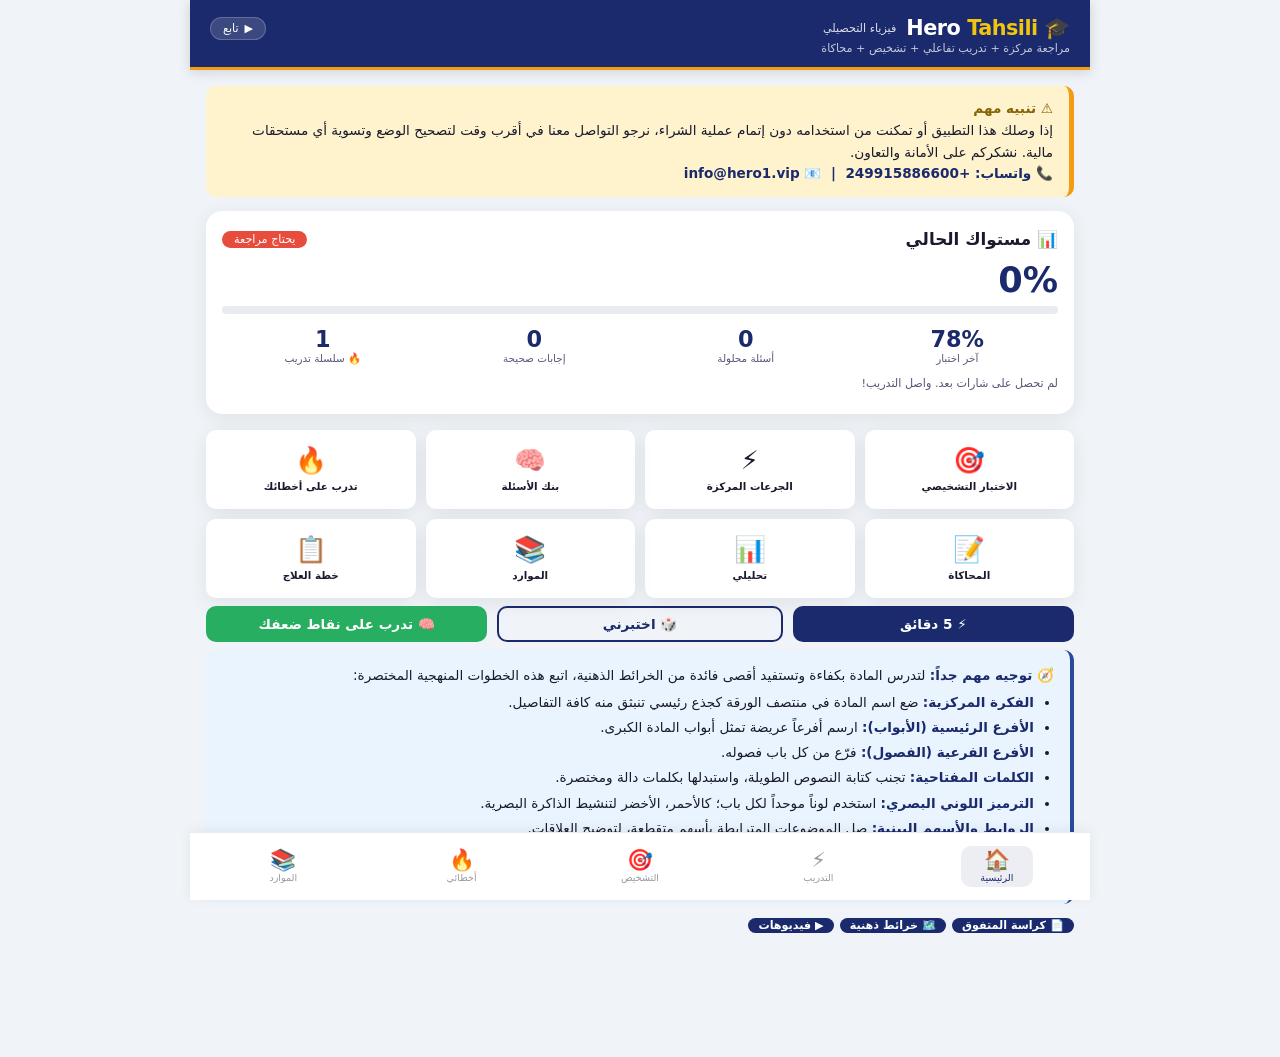
<file: tahsiliGames/phy001_tashili.html>
<!DOCTYPE html>
<html lang="ar" dir="rtl">
<head>
    <meta charset="UTF-8">
    <meta name="viewport" content="width=device-width, initial-scale=1.0, maximum-scale=1.0, user-scalable=yes">
    <title>Hero Tahsili — فيزياء التحصيلي</title>
    <style>
        /* ===== RESET & BASE ===== */
        * {
            margin: 0;
            padding: 0;
            box-sizing: border-box;
        }
        :root {
            --primary: #1a2a6c;
            --primary-light: #2a4a9c;
            --primary-dark: #0f1a4a;
            --accent: #f39c12;
            --accent-light: #f1c40f;
            --success: #27ae60;
            --danger: #e74c3c;
            --warning: #f39c12;
            --bg: #f0f4f8;
            --card: #ffffff;
            --text: #1a1a2e;
            --text-light: #555577;
            --shadow: 0 4px 20px rgba(0, 0, 0, 0.08);
            --radius: 16px;
            --radius-sm: 10px;
            --font: 'Segoe UI', 'Tahoma', system-ui, sans-serif;
            --nav-height: 68px;
        }
        html,
        body {
            font-family: var(--font);
            background: var(--bg);
            color: var(--text);
            direction: rtl;
            min-height: 100vh;
            overflow-x: hidden;
        }
        a {
            text-decoration: none;
            color: var(--primary);
        }
        button {
            font-family: inherit;
            cursor: pointer;
            border: none;
            background: none;
            font-size: inherit;
        }
        input,
        select {
            font-family: inherit;
            font-size: inherit;
        }
        ::-webkit-scrollbar {
            width: 5px;
            height: 5px;
        }
        ::-webkit-scrollbar-track {
            background: #e8ecf0;
        }
        ::-webkit-scrollbar-thumb {
            background: var(--primary-light);
            border-radius: 10px;
        }

        /* ===== UTILITY ===== */
        .hidden {
            display: none !important;
        }
        .flex {
            display: flex;
        }
        .flex-col {
            flex-direction: column;
        }
        .items-center {
            align-items: center;
        }
        .justify-between {
            justify-content: space-between;
        }
        .gap-1 {
            gap: 8px;
        }
        .gap-2 {
            gap: 16px;
        }
        .gap-3 {
            gap: 24px;
        }
        .text-center {
            text-align: center;
        }
        .text-muted {
            color: var(--text-light);
            font-size: 0.9rem;
        }
        .text-sm {
            font-size: 0.85rem;
        }
        .text-xs {
            font-size: 0.75rem;
        }
        .fw-bold {
            font-weight: 700;
        }
        .mt-1 {
            margin-top: 8px;
        }
        .mt-2 {
            margin-top: 16px;
        }
        .mt-3 {
            margin-top: 24px;
        }
        .mb-1 {
            margin-bottom: 8px;
        }
        .mb-2 {
            margin-bottom: 16px;
        }
        .mb-3 {
            margin-bottom: 24px;
        }
        .w-full {
            width: 100%;
        }
        .relative {
            position: relative;
        }

        /* ===== APP SHELL ===== */
        #app {
            max-width: 480px;
            margin: 0 auto;
            background: var(--bg);
            min-height: 100vh;
            padding-bottom: calc(var(--nav-height) + 20px);
            position: relative;
        }
        @media(min-width:768px) {
            #app {
                max-width: 720px;
                padding-bottom: calc(var(--nav-height) + 30px);
            }
        }
        @media(min-width:1024px) {
            #app {
                max-width: 900px;
            }
        }

        /* ===== HEADER ===== */
        .app-header {
            background: var(--primary);
            color: #fff;
            padding: 16px 20px 12px;
            position: sticky;
            top: 0;
            z-index: 50;
            box-shadow: 0 2px 12px rgba(0, 0, 0, 0.15);
            border-bottom: 3px solid var(--accent);
        }
        .app-header .brand {
            display: flex;
            align-items: center;
            gap: 10px;
        }
        .app-header .brand h1 {
            font-size: 1.3rem;
            font-weight: 800;
            letter-spacing: -0.5px;
        }
        .app-header .brand h1 span {
            color: var(--accent-light);
        }
        .app-header .brand .sub {
            font-size: 0.7rem;
            opacity: 0.85;
            font-weight: 400;
        }
        .app-header .top-row {
            display: flex;
            align-items: center;
            justify-content: space-between;
        }
        .app-header .badge-continue {
            background: rgba(255, 255, 255, 0.15);
            padding: 4px 12px;
            border-radius: 20px;
            font-size: 0.7rem;
            display: flex;
            align-items: center;
            gap: 6px;
            cursor: pointer;
            border: 1px solid rgba(255, 255, 255, 0.2);
            transition: 0.2s;
        }
        .app-header .badge-continue:hover {
            background: rgba(255, 255, 255, 0.25);
        }

        /* ===== BOTTOM NAV ===== */
        .bottom-nav {
            position: fixed;
            bottom: 0;
            left: 0;
            right: 0;
            background: #fff;
            border-top: 1px solid #e8ecf0;
            display: flex;
            justify-content: space-around;
            align-items: center;
            height: var(--nav-height);
            z-index: 100;
            padding: 0 4px;
            box-shadow: 0 -2px 12px rgba(0, 0, 0, 0.06);
            max-width: 480px;
            margin: 0 auto;
        }
        @media(min-width:768px) {
            .bottom-nav {
                max-width: 720px;
            }
        }
        @media(min-width:1024px) {
            .bottom-nav {
                max-width: 900px;
            }
        }
        .bottom-nav .nav-item {
            display: flex;
            flex-direction: column;
            align-items: center;
            justify-content: center;
            padding: 4px 6px;
            border-radius: var(--radius-sm);
            min-width: 48px;
            transition: 0.2s;
            color: #999;
            font-size: 0.6rem;
            font-weight: 500;
            gap: 2px;
            position: relative;
            flex: 1;
            max-width: 72px;
        }
        .bottom-nav .nav-item .icon {
            font-size: 1.3rem;
            line-height: 1;
        }
        .bottom-nav .nav-item.active {
            color: var(--primary);
            background: rgba(26, 42, 108, 0.08);
        }
        .bottom-nav .nav-item .badge-dot {
            position: absolute;
            top: 2px;
            right: 6px;
            width: 8px;
            height: 8px;
            background: var(--danger);
            border-radius: 50%;
            border: 2px solid #fff;
        }

        /* ===== VIEWS ===== */
        .view {
            display: none;
            padding: 16px 16px 20px;
            animation: fadeUp 0.25s ease;
        }
        .view.active {
            display: block;
        }
        @keyframes fadeUp {
            from {
                opacity: 0;
                transform: translateY(12px);
            }
            to {
                opacity: 1;
                transform: translateY(0);
            }
        }

        /* ===== CARDS ===== */
        .card {
            background: var(--card);
            border-radius: var(--radius);
            padding: 18px 16px;
            box-shadow: var(--shadow);
            margin-bottom: 16px;
            transition: 0.2s;
        }
        .card-header {
            display: flex;
            align-items: center;
            justify-content: space-between;
            margin-bottom: 10px;
        }
        .card-header h3 {
            font-size: 1.05rem;
            font-weight: 700;
        }
        .card-header .badge {
            font-size: 0.7rem;
            padding: 2px 12px;
            border-radius: 20px;
            background: var(--primary);
            color: #fff;
        }
        .card-header .badge.green {
            background: var(--success);
        }
        .card-header .badge.orange {
            background: var(--warning);
        }
        .card-header .badge.red {
            background: var(--danger);
        }

        /* ===== PROGRESS BAR ===== */
        .progress-track {
            width: 100%;
            height: 8px;
            background: #e8ecf0;
            border-radius: 10px;
            overflow: hidden;
            margin: 6px 0;
        }
        .progress-track .fill {
            height: 100%;
            border-radius: 10px;
            background: linear-gradient(90deg, var(--primary-light), var(--primary));
            transition: width 0.5s ease;
            width: 0%;
        }
        .progress-track .fill.gold {
            background: linear-gradient(90deg, var(--accent), var(--accent-light));
        }
        .progress-track .fill.green {
            background: linear-gradient(90deg, #2ecc71, var(--success));
        }
        .progress-track .fill.red {
            background: linear-gradient(90deg, #e67e22, var(--danger));
        }

        /* ===== STATS ROW ===== */
        .stats-row {
            display: grid;
            grid-template-columns: repeat(auto-fit, minmax(80px, 1fr));
            gap: 10px;
            margin: 6px 0;
        }
        .stats-row .stat {
            text-align: center;
            padding: 6px 0;
        }
        .stats-row .stat .num {
            font-size: 1.4rem;
            font-weight: 800;
            color: var(--primary);
        }
        .stats-row .stat .label {
            font-size: 0.65rem;
            color: var(--text-light);
        }

        /* ===== SHORTCUT GRID ===== */
        .shortcut-grid {
            display: grid;
            grid-template-columns: repeat(4, 1fr);
            gap: 10px;
            margin: 8px 0;
        }
        .shortcut-grid .shortcut {
            background: var(--card);
            border-radius: var(--radius-sm);
            padding: 14px 6px;
            text-align: center;
            box-shadow: var(--shadow);
            transition: 0.2s;
            cursor: pointer;
            border: 1px solid transparent;
        }
        .shortcut-grid .shortcut:active {
            transform: scale(0.96);
        }
        .shortcut-grid .shortcut .icon {
            font-size: 1.6rem;
            display: block;
        }
        .shortcut-grid .shortcut .label {
            font-size: 0.65rem;
            font-weight: 600;
            margin-top: 4px;
            color: var(--text);
        }
        @media(max-width:380px) {
            .shortcut-grid {
                grid-template-columns: repeat(3, 1fr);
            }
        }

        /* ===== DOSES TIMELINE ===== */
        .dose-timeline {
            display: flex;
            flex-direction: column;
            gap: 10px;
        }
        .dose-item {
            background: var(--card);
            border-radius: var(--radius-sm);
            padding: 14px 16px;
            box-shadow: var(--shadow);
            border-right: 5px solid var(--primary-light);
            transition: 0.2s;
            cursor: pointer;
        }
        .dose-item:active {
            transform: scale(0.99);
        }
        .dose-item .top {
            display: flex;
            justify-content: space-between;
            align-items: center;
        }
        .dose-item .top .num {
            font-weight: 800;
            color: var(--primary);
            font-size: 0.8rem;
            background: rgba(26, 42, 108, 0.08);
            padding: 0 10px;
            border-radius: 12px;
        }
        .dose-item .top .status {
            font-size: 0.7rem;
            padding: 2px 12px;
            border-radius: 12px;
            background: #e8ecf0;
            color: var(--text-light);
        }
        .dose-item .top .status.done {
            background: var(--success);
            color: #fff;
        }
        .dose-item .top .status.active {
            background: var(--warning);
            color: #fff;
        }
        .dose-item .title {
            font-weight: 700;
            font-size: 1rem;
            margin: 4px 0 2px;
        }
        .dose-item .meta {
            font-size: 0.75rem;
            color: var(--text-light);
            display: flex;
            gap: 12px;
            flex-wrap: wrap;
        }
        .dose-item .actions {
            display: flex;
            gap: 8px;
            margin-top: 8px;
            flex-wrap: wrap;
        }
        .dose-item .actions .btn-sm {
            padding: 4px 14px;
            border-radius: 20px;
            font-size: 0.7rem;
            font-weight: 600;
            background: var(--primary);
            color: #fff;
            transition: 0.2s;
        }
        .dose-item .actions .btn-sm:active {
            transform: scale(0.94);
        }
        .dose-item .actions .btn-sm.outline {
            background: transparent;
            color: var(--primary);
            border: 1.5px solid var(--primary);
        }
        .dose-item .actions .btn-sm.green {
            background: var(--success);
        }

        /* ===== QUESTION DISPLAY ===== */
        .q-container {
            background: var(--card);
            border-radius: var(--radius);
            padding: 18px 16px;
            box-shadow: var(--shadow);
            margin-bottom: 16px;
        }
        .q-container .q-header {
            display: flex;
            justify-content: space-between;
            align-items: center;
            font-size: 0.8rem;
            color: var(--text-light);
            margin-bottom: 10px;
        }
        .q-container .q-header .qnum {
            font-weight: 700;
            color: var(--primary);
        }
        .q-container .q-text {
            font-size: 1.05rem;
            font-weight: 500;
            margin-bottom: 14px;
            line-height: 1.6;
        }
        .q-container .options {
            display: flex;
            flex-direction: column;
            gap: 8px;
        }
        .q-container .options .opt {
            display: flex;
            align-items: center;
            gap: 10px;
            padding: 10px 14px;
            border-radius: var(--radius-sm);
            border: 2px solid #e8ecf0;
            cursor: pointer;
            transition: 0.2s;
            font-size: 0.95rem;
        }
        .q-container .options .opt:active {
            transform: scale(0.98);
        }
        .q-container .options .opt .letter {
            font-weight: 800;
            color: var(--text-light);
            min-width: 22px;
        }
        .q-container .options .opt.selected {
            border-color: var(--primary);
            background: rgba(26, 42, 108, 0.05);
        }
        .q-container .options .opt.correct {
            border-color: var(--success);
            background: rgba(39, 174, 96, 0.10);
        }
        .q-container .options .opt.wrong {
            border-color: var(--danger);
            background: rgba(231, 76, 60, 0.10);
        }
        .q-container .options .opt.show-correct {
            border-color: var(--success);
            background: rgba(39, 174, 96, 0.06);
        }
        .q-container .q-feedback {
            margin-top: 14px;
            padding: 14px;
            border-radius: var(--radius-sm);
            background: #f8f9fa;
            border-right: 4px solid var(--primary);
        }
        .q-container .q-feedback .fb-title {
            font-weight: 700;
            font-size: 0.95rem;
        }
        .q-container .q-feedback .fb-title.correct {
            color: var(--success);
        }
        .q-container .q-feedback .fb-title.wrong {
            color: var(--danger);
        }
        .q-container .q-feedback .fb-text {
            font-size: 0.9rem;
            margin-top: 4px;
            line-height: 1.5;
        }
        .q-container .q-feedback .fb-common {
            font-size: 0.85rem;
            color: var(--danger);
            margin-top: 6px;
            background: rgba(231, 76, 60, 0.06);
            padding: 8px 12px;
            border-radius: 8px;
        }

        /* ===== BTNS ===== */
        .btn-primary {
            background: var(--primary);
            color: #fff;
            padding: 12px 28px;
            border-radius: var(--radius-sm);
            font-weight: 700;
            transition: 0.2s;
            display: inline-flex;
            align-items: center;
            gap: 8px;
            justify-content: center;
            width: 100%;
            font-size: 1rem;
        }
        .btn-primary:active {
            transform: scale(0.97);
        }
        .btn-primary.outline {
            background: transparent;
            color: var(--primary);
            border: 2px solid var(--primary);
        }
        .btn-primary.green {
            background: var(--success);
        }
        .btn-primary.danger {
            background: var(--danger);
        }
        .btn-primary.accent {
            background: var(--accent);
            color: #fff;
        }
        .btn-primary.sm {
            padding: 8px 16px;
            font-size: 0.85rem;
            width: auto;
        }
        .btn-group {
            display: flex;
            gap: 10px;
            flex-wrap: wrap;
        }
        .btn-group .btn-primary {
            flex: 1;
            min-width: 100px;
        }

        /* ===== DIAGNOSTIC / SIMULATION ===== */
        .exam-header {
            background: var(--primary);
            color: #fff;
            padding: 16px;
            border-radius: var(--radius);
            margin-bottom: 16px;
        }
        .exam-header .big {
            font-size: 2rem;
            font-weight: 800;
        }
        .exam-header .sub {
            opacity: 0.85;
            font-size: 0.9rem;
        }
        .exam-grid {
            display: grid;
            grid-template-columns: repeat(auto-fill, minmax(36px, 1fr));
            gap: 6px;
            margin: 12px 0;
        }
        .exam-grid .qnum-btn {
            padding: 6px 0;
            border-radius: 8px;
            background: #e8ecf0;
            text-align: center;
            font-weight: 600;
            font-size: 0.8rem;
            cursor: pointer;
            transition: 0.2s;
        }
        .exam-grid .qnum-btn:active {
            transform: scale(0.92);
        }
        .exam-grid .qnum-btn.answered {
            background: var(--primary);
            color: #fff;
        }
        .exam-grid .qnum-btn.current {
            border: 3px solid var(--accent);
        }
        .exam-grid .qnum-btn.wrong {
            background: var(--danger);
            color: #fff;
        }
        .exam-grid .qnum-btn.correct {
            background: var(--success);
            color: #fff;
        }

        /* ===== RESOURCES ===== */
        .resource-grid {
            display: flex;
            flex-direction: column;
            gap: 10px;
        }
        .resource-item {
            display: flex;
            align-items: center;
            gap: 12px;
            padding: 12px 16px;
            background: var(--card);
            border-radius: var(--radius-sm);
            box-shadow: var(--shadow);
            transition: 0.2s;
            border: 1px solid transparent;
        }
        .resource-item:active {
            transform: scale(0.98);
        }
        .resource-item .icon {
            font-size: 1.4rem;
        }
        .resource-item .info {
            flex: 1;
        }
        .resource-item .info .title {
            font-weight: 600;
            font-size: 0.95rem;
        }
        .resource-item .info .desc {
            font-size: 0.75rem;
            color: var(--text-light);
        }
        .resource-item .link-icon {
            color: var(--primary);
            font-size: 1.2rem;
        }

        /* ===== ANALYTICS ===== */
        .analytics-chart {
            display: flex;
            flex-direction: column;
            gap: 8px;
            margin: 10px 0;
        }
        .analytics-chart .bar-row {
            display: flex;
            align-items: center;
            gap: 10px;
        }
        .analytics-chart .bar-row .label {
            min-width: 60px;
            font-size: 0.8rem;
            font-weight: 600;
        }
        .analytics-chart .bar-row .bar-track {
            flex: 1;
            height: 18px;
            background: #e8ecf0;
            border-radius: 10px;
            overflow: hidden;
        }
        .analytics-chart .bar-row .bar-track .bar-fill {
            height: 100%;
            border-radius: 10px;
            background: var(--primary-light);
            transition: width 0.6s ease;
            width: 0%;
        }
        .analytics-chart .bar-row .bar-track .bar-fill.green {
            background: var(--success);
        }
        .analytics-chart .bar-row .bar-track .bar-fill.orange {
            background: var(--warning);
        }
        .analytics-chart .bar-row .pct {
            min-width: 36px;
            font-size: 0.8rem;
            font-weight: 700;
            text-align: left;
        }

        /* ===== MISTAKES ===== */
        .mistake-item {
            background: var(--card);
            border-radius: var(--radius-sm);
            padding: 12px 14px;
            box-shadow: var(--shadow);
            margin-bottom: 10px;
            border-right: 4px solid var(--danger);
        }
        .mistake-item .top {
            display: flex;
            justify-content: space-between;
            align-items: center;
        }
        .mistake-item .top .concept {
            font-weight: 700;
            font-size: 0.9rem;
        }
        .mistake-item .top .count {
            font-size: 0.7rem;
            color: var(--text-light);
        }
        .mistake-item .q-text {
            font-size: 0.9rem;
            margin: 4px 0;
        }
        .mistake-item .actions {
            display: flex;
            gap: 8px;
            margin-top: 6px;
            flex-wrap: wrap;
        }
        .mistake-item .actions .btn-sm {
            padding: 3px 14px;
            border-radius: 16px;
            font-size: 0.7rem;
            font-weight: 600;
            background: var(--primary);
            color: #fff;
        }
        .mistake-item .actions .btn-sm:active {
            transform: scale(0.94);
        }

        /* ===== STUDY PLAN ===== */
        .plan-day {
            background: var(--card);
            border-radius: var(--radius-sm);
            padding: 12px 14px;
            box-shadow: var(--shadow);
            margin-bottom: 10px;
            border-right: 4px solid var(--accent);
        }
        .plan-day .day {
            font-weight: 700;
            font-size: 0.9rem;
            color: var(--primary);
        }
        .plan-day .items {
            font-size: 0.9rem;
            margin-top: 4px;
            line-height: 1.6;
        }
        .plan-day .items .tag {
            display: inline-block;
            background: rgba(26, 42, 108, 0.08);
            padding: 0 10px;
            border-radius: 12px;
            font-size: 0.75rem;
            margin: 2px 4px 2px 0;
        }

        /* ===== TOAST ===== */
        .toast-container {
            position: fixed;
            top: 80px;
            right: 16px;
            left: 16px;
            z-index: 999;
            display: flex;
            flex-direction: column;
            gap: 8px;
            max-width: 440px;
            margin: 0 auto;
            pointer-events: none;
        }
        .toast {
            background: #fff;
            padding: 14px 18px;
            border-radius: var(--radius-sm);
            box-shadow: 0 8px 30px rgba(0, 0, 0, 0.15);
            border-right: 5px solid var(--primary);
            animation: slideDown 0.3s ease;
            pointer-events: auto;
            font-size: 0.9rem;
            font-weight: 500;
        }
        .toast.success {
            border-color: var(--success);
        }
        .toast.error {
            border-color: var(--danger);
        }
        .toast.warning {
            border-color: var(--warning);
        }
        @keyframes slideDown {
            from {
                opacity: 0;
                transform: translateY(-20px);
            }
            to {
                opacity: 1;
                transform: translateY(0);
            }
        }

        /* ===== MODAL ===== */
        .modal-overlay {
            position: fixed;
            inset: 0;
            background: rgba(0, 0, 0, 0.5);
            z-index: 200;
            display: flex;
            align-items: center;
            justify-content: center;
            padding: 20px;
            animation: fadeIn 0.25s ease;
        }
        .modal-overlay .modal-box {
            background: #fff;
            border-radius: var(--radius);
            max-width: 440px;
            width: 100%;
            max-height: 90vh;
            overflow-y: auto;
            padding: 24px 20px;
            animation: scaleIn 0.25s ease;
        }
        @keyframes fadeIn {
            from {
                opacity: 0;
            }
            to {
                opacity: 1;
            }
        }
        @keyframes scaleIn {
            from {
                transform: scale(0.92);
                opacity: 0;
            }
            to {
                transform: scale(1);
                opacity: 1;
            }
        }
        .modal-box .modal-title {
            font-size: 1.2rem;
            font-weight: 700;
            margin-bottom: 12px;
        }
        .modal-box .modal-close {
            float: left;
            font-size: 1.5rem;
            cursor: pointer;
            color: #999;
            transition: 0.2s;
        }
        .modal-box .modal-close:hover {
            color: var(--danger);
        }

        /* ===== SEARCH ===== */
        .search-box {
            display: flex;
            gap: 8px;
            margin-bottom: 12px;
        }
        .search-box input {
            flex: 1;
            padding: 10px 14px;
            border-radius: var(--radius-sm);
            border: 2px solid #e8ecf0;
            background: #fff;
            font-size: 0.95rem;
            transition: 0.2s;
            outline: none;
        }
        .search-box input:focus {
            border-color: var(--primary);
        }
        .search-box button {
            padding: 10px 16px;
            border-radius: var(--radius-sm);
            background: var(--primary);
            color: #fff;
            font-weight: 600;
        }
        .search-box button:active {
            transform: scale(0.95);
        }

        /* ===== FILTERS ===== */
        .filter-row {
            display: flex;
            gap: 6px;
            flex-wrap: wrap;
            margin-bottom: 12px;
        }
        .filter-row .chip {
            padding: 4px 14px;
            border-radius: 20px;
            font-size: 0.7rem;
            font-weight: 600;
            background: #e8ecf0;
            color: var(--text-light);
            cursor: pointer;
            transition: 0.2s;
            border: 1.5px solid transparent;
        }
        .filter-row .chip:active {
            transform: scale(0.94);
        }
        .filter-row .chip.active {
            background: var(--primary);
            color: #fff;
        }

        /* ===== INTERACTIVE TOOLS ===== */
        .tool-box {
            background: var(--card);
            border-radius: var(--radius-sm);
            padding: 14px 16px;
            box-shadow: var(--shadow);
            margin: 10px 0;
        }
        .tool-box .tool-title {
            font-weight: 700;
            font-size: 0.95rem;
            margin-bottom: 8px;
        }
        .tool-box .tool-row {
            display: flex;
            gap: 10px;
            align-items: center;
            flex-wrap: wrap;
            margin: 6px 0;
        }
        .tool-box .tool-row label {
            font-size: 0.8rem;
            font-weight: 600;
            min-width: 40px;
        }
        .tool-box .tool-row input[type="range"] {
            flex: 1;
            min-width: 80px;
        }
        .tool-box .tool-row input[type="number"] {
            width: 70px;
            padding: 4px 8px;
            border-radius: 8px;
            border: 2px solid #e8ecf0;
            text-align: center;
        }
        .tool-box .tool-result {
            font-size: 1.2rem;
            font-weight: 800;
            color: var(--primary);
            margin-top: 6px;
            text-align: center;
        }

        /* ===== BADGE SYSTEM ===== */
        .badge-grid {
            display: flex;
            flex-wrap: wrap;
            gap: 8px;
            margin: 6px 0;
        }
        .badge-grid .badge-item {
            padding: 4px 14px;
            border-radius: 20px;
            background: var(--primary);
            color: #fff;
            font-size: 0.7rem;
            font-weight: 600;
            display: flex;
            align-items: center;
            gap: 4px;
        }
        .badge-grid .badge-item.gold {
            background: var(--accent);
        }
        .badge-grid .badge-item.green {
            background: var(--success);
        }
        .badge-grid .badge-item.silver {
            background: #95a5a6;
        }

        /* ===== RESPONSIVE TWEAKS ===== */
        @media(max-width:400px) {
            .app-header .brand h1 {
                font-size: 1.05rem;
            }
            .shortcut-grid {
                grid-template-columns: repeat(3, 1fr);
                gap: 6px;
            }
            .shortcut-grid .shortcut .icon {
                font-size: 1.3rem;
            }
            .shortcut-grid .shortcut .label {
                font-size: 0.6rem;
            }
            .stats-row {
                grid-template-columns: repeat(2, 1fr);
            }
            .bottom-nav .nav-item {
                font-size: 0.55rem;
                min-width: 40px;
            }
            .bottom-nav .nav-item .icon {
                font-size: 1.1rem;
            }
        }
        @media(min-width:768px) {
            .shortcut-grid {
                grid-template-columns: repeat(4, 1fr);
            }
            .stats-row {
                grid-template-columns: repeat(4, 1fr);
            }
        }

        /* ===== MISC ===== */
        .divider {
            height: 1px;
            background: #e8ecf0;
            margin: 14px 0;
        }
        .tag {
            display: inline-block;
            padding: 1px 10px;
            border-radius: 12px;
            font-size: 0.7rem;
            font-weight: 600;
            background: #e8ecf0;
            color: var(--text-light);
        }
        .tag.primary {
            background: var(--primary);
            color: #fff;
        }
        .tag.green {
            background: var(--success);
            color: #fff;
        }
        .tag.orange {
            background: var(--warning);
            color: #fff;
        }
        .tag.red {
            background: var(--danger);
            color: #fff;
        }
        .empty-state {
            text-align: center;
            padding: 30px 10px;
            color: var(--text-light);
        }
        .empty-state .icon {
            font-size: 3rem;
            opacity: 0.4;
        }
        .empty-state .msg {
            margin-top: 8px;
            font-size: 0.95rem;
        }

        /* ===== CONTINUE BANNER ===== */
        .continue-banner {
            background: var(--accent);
            color: #fff;
            padding: 10px 16px;
            border-radius: var(--radius-sm);
            display: flex;
            align-items: center;
            justify-content: space-between;
            margin-bottom: 16px;
            cursor: pointer;
            transition: 0.2s;
        }
        .continue-banner:active {
            transform: scale(0.98);
        }
        .continue-banner .info {
            font-weight: 600;
            font-size: 0.9rem;
        }
        .continue-banner .info small {
            font-weight: 400;
            opacity: 0.85;
            font-size: 0.75rem;
        }
        .continue-banner .btn-go {
            background: rgba(255, 255, 255, 0.2);
            padding: 4px 16px;
            border-radius: 20px;
            font-weight: 700;
            font-size: 0.8rem;
        }

        /* ===== ALERT ===== */
        .alert-box {
            background: #fff3cd;
            border-right: 5px solid var(--warning);
            padding: 12px 16px;
            border-radius: var(--radius-sm);
            margin-bottom: 14px;
            font-size: 0.85rem;
            line-height: 1.6;
        }
        .alert-box strong {
            color: #856404;
        }
        .alert-box .contact {
            margin-top: 6px;
            font-weight: 600;
            color: var(--primary);
        }

        /* ===== MINDMAP INSTRUCTION ===== */
        .mindmap-guide {
            background: #eaf4ff;
            border-radius: var(--radius-sm);
            padding: 14px 16px;
            margin-bottom: 14px;
            border-right: 4px solid var(--primary-light);
            font-size: 0.85rem;
            line-height: 1.7;
        }
        .mindmap-guide strong {
            color: var(--primary);
        }
        .mindmap-guide .steps {
            margin-top: 4px;
            padding-right: 18px;
        }
        .mindmap-guide .steps li {
            margin-bottom: 2px;
        }
    </style>
    
        
</head>
<body>

    <div id="app">

        <!-- ===== HEADER ===== -->
        <header class="app-header">
            <div class="top-row">
                <div class="brand">
                    <h1>🎓 Hero <span>Tahsili</span></h1>
                    <span class="sub">فيزياء التحصيلي</span>
                </div>
                <div class="badge-continue" id="continueBtn" onclick="continueLast()">
                    <span>▶</span> <span id="continueLabel">تابع</span>
                </div>
            </div>
            <div style="font-size:0.7rem;opacity:0.75;margin-top:2px;">مراجعة مركزة + تدريب تفاعلي + تشخيص + محاكاة</div>
        </header>

        <!-- ===== VIEWS ===== -->

        <!-- HOME -->
        <div class="view active" id="view-home">
            <!-- Continue Banner -->
            <div id="continueBanner" class="continue-banner hidden" onclick="continueLast()">
                <div class="info">▶ <span id="continueInfo">تابع من حيث توقفت</span> <small id="continueSub"></small></div>
                <div class="btn-go">تابع</div>
            </div>

            <!-- Alert -->
            <div class="alert-box">
                <strong>⚠️ تنبيه مهم</strong><br>
                إذا وصلك هذا التطبيق أو تمكنت من استخدامه دون إتمام عملية الشراء، نرجو التواصل معنا في أقرب وقت لتصحيح الوضع وتسوية أي مستحقات مالية. نشكركم على الأمانة والتعاون.<br>
                <span class="contact">📞 واتساب: +249915886600 &nbsp;|&nbsp; 📧 info@hero1.vip</span>
            </div>

            <!-- Level Card -->
            <div class="card">
                <div class="card-header">
                    <h3>📊 مستواك الحالي</h3>
                    <span class="badge" id="levelBadge">متوسط</span>
                </div>
                <div style="font-size:2.2rem;font-weight:800;color:var(--primary);" id="homeScore">72%</div>
                <div class="progress-track"><div class="fill" id="homeProgress" style="width:72%;"></div></div>
                <div class="stats-row">
                    <div class="stat"><div class="num" id="homeLastTest">78%</div><div class="label">آخر اختبار</div></div>
                    <div class="stat"><div class="num" id="homeSolved">146</div><div class="label">أسئلة محلولة</div></div>
                    <div class="stat"><div class="num" id="homeCorrect">109</div><div class="label">إجابات صحيحة</div></div>
                    <div class="stat"><div class="num" id="homeStreak">0</div><div class="label">🔥 سلسلة تدريب</div></div>
                </div>
                <div class="badge-grid" id="homeBadges"></div>
            </div>

            <!-- Shortcuts -->
            <div class="shortcut-grid">
                <div class="shortcut" onclick="navigateTo('diagnostic')"><span class="icon">🎯</span><span class="label">الاختبار التشخيصي</span></div>
                <div class="shortcut" onclick="navigateTo('doses')"><span class="icon">⚡</span><span class="label">الجرعات المركزة</span></div>
                <div class="shortcut" onclick="navigateTo('bank')"><span class="icon">🧠</span><span class="label">بنك الأسئلة</span></div>
                <div class="shortcut" onclick="navigateTo('mistakes')"><span class="icon">🔥</span><span class="label">تدرب على أخطائك</span></div>
                <div class="shortcut" onclick="navigateTo('simulation')"><span class="icon">📝</span><span class="label">المحاكاة</span></div>
                <div class="shortcut" onclick="navigateTo('analytics')"><span class="icon">📊</span><span class="label">تحليلي</span></div>
                <div class="shortcut" onclick="navigateTo('resources')"><span class="icon">📚</span><span class="label">الموارد</span></div>
                <div class="shortcut" onclick="navigateTo('studyplan')"><span class="icon">📋</span><span class="label">خطة العلاج</span></div>
            </div>

            <!-- Quick Train -->
            <div style="display:flex;gap:10px;margin:8px 0;">
                <button class="btn-primary sm" style="flex:1;" onclick="quickTrain()">⚡ 5 دقائق</button>
                <button class="btn-primary sm outline" style="flex:1;" onclick="randomQuestion()">🎲 اختبرني</button>
                <button class="btn-primary sm green" style="flex:1;" onclick="smartTrain()">🧠 تدرب على نقاط ضعفك</button>
            </div>

            <!-- Mindmap Guide -->
            <div class="mindmap-guide">
                <strong>🧭 توجيه مهم جداً:</strong> لتدرس المادة بكفاءة وتستفيد أقصى فائدة من الخرائط الذهنية، اتبع هذه الخطوات المنهجية المختصرة:
                <ul class="steps" style="list-style:disc;padding-right:20px;margin-top:4px;">
                    <li><strong>الفكرة المركزية:</strong> ضع اسم المادة في منتصف الورقة كجذع رئيسي تنبثق منه كافة التفاصيل.</li>
                    <li><strong>الأفرع الرئيسية (الأبواب):</strong> ارسم أفرعاً عريضة تمثل أبواب المادة الكبرى.</li>
                    <li><strong>الأفرع الفرعية (الفصول):</strong> فرّع من كل باب فصوله.</li>
                    <li><strong>الكلمات المفتاحية:</strong> تجنب كتابة النصوص الطويلة، واستبدلها بكلمات دالة ومختصرة.</li>
                    <li><strong>الترميز اللوني البصري:</strong> استخدم لوناً موحداً لكل باب؛ كالأحمر، الأخضر لتنشيط الذاكرة البصرية.</li>
                    <li><strong>الروابط والأسهم البينية:</strong> صِل الموضوعات المترابطة بأسهم متقطعة، لتوضيح العلاقات.</li>
                    <li><strong>التلخيص والمراجعة السريعة:</strong> استخدم هذه الخريطة كأداة استرجاع ذاتي؛ غطِّ الأفرع وحاول تذكر المواد التابعة لكل فرع لترسيخها قبل الامتحانات.</li>
                </ul>
            </div>

            <!-- Resources quick links -->
            <div style="display:flex;gap:6px;flex-wrap:wrap;margin:6px 0;">
                <span class="tag primary" onclick="navigateTo('resources')">📄 كراسة المتفوق</span>
                <span class="tag primary" onclick="navigateTo('resources')">🗺️ خرائط ذهنية</span>
                <span class="tag primary" onclick="navigateTo('resources')">▶️ فيديوهات</span>
            </div>
        </div>

        <!-- DOSES -->
        <div class="view" id="view-doses">
            <h2 style="font-size:1.3rem;margin-bottom:12px;">⚡ الجرعات المركزة</h2>
            <div id="dosesContainer" class="dose-timeline"></div>
        </div>

        <!-- DOSE DETAIL (dynamic) -->
        <div class="view" id="view-dosedetail">
            <button class="btn-primary sm outline" style="width:auto;margin-bottom:12px;" onclick="navigateTo('doses')">← العودة للجرعات</button>
            <div id="doseDetailContent"></div>
        </div>

        <!-- QUESTION BANK -->
        <div class="view" id="view-bank">
            <h2 style="font-size:1.3rem;margin-bottom:8px;">🧠 بنك الأسئلة</h2>
            <div class="search-box">
                <input type="text" id="bankSearch" placeholder="بحث عن مفهوم، قانون، وحدة..." oninput="renderBank()">
                <button onclick="renderBank()">🔍</button>
            </div>
            <div class="filter-row" id="bankFilters">
                <span class="chip active" data-filter="all" onclick="setBankFilter('all')">الكل</span>
                <span class="chip" data-filter="unsolved" onclick="setBankFilter('unsolved')">لم أحلها</span>
                <span class="chip" data-filter="wrong" onclick="setBankFilter('wrong')">أخطأت فيها</span>
                <span class="chip" data-filter="hard" onclick="setBankFilter('hard')">صعبة</span>
            </div>
            <div id="bankContainer"></div>
        </div>

        <!-- DIAGNOSTIC -->
        <div class="view" id="view-diagnostic">
            <div id="diagnosticContent"></div>
        </div>

        <!-- SIMULATION -->
        <div class="view" id="view-simulation">
            <div id="simulationContent"></div>
        </div>

        <!-- MISTAKES -->
        <div class="view" id="view-mistakes">
            <h2 style="font-size:1.3rem;margin-bottom:8px;">🔥 أخطائي</h2>
            <div id="mistakesContainer"></div>
        </div>

        <!-- ANALYTICS -->
        <div class="view" id="view-analytics">
            <h2 style="font-size:1.3rem;margin-bottom:8px;">📊 تحليلي</h2>
            <div id="analyticsContainer"></div>
        </div>

        <!-- RESOURCES -->
        <div class="view" id="view-resources">
            <h2 style="font-size:1.3rem;margin-bottom:8px;">📚 الموارد</h2>
            <div id="resourcesContainer"></div>
            <div style="margin-top:16px;font-size:0.75rem;color:var(--text-light);text-align:center;">
                ✍️ إعداد الأستاذ / إبراهيم الدسوقي · جميع الحقوق محفوظة © info@hero1.vip
            </div>
        </div>

        <!-- STUDY PLAN -->
        <div class="view" id="view-studyplan">
            <h2 style="font-size:1.3rem;margin-bottom:8px;">📋 خطة العلاج</h2>
            <div id="studyplanContainer"></div>
        </div>

        <!-- ===== BOTTOM NAV ===== -->
        <nav class="bottom-nav" id="bottomNav">
            <div class="nav-item active" data-view="home" onclick="navigateTo('home')"><span class="icon">🏠</span><span>الرئيسية</span></div>
            <div class="nav-item" data-view="doses" onclick="navigateTo('doses')"><span class="icon">⚡</span><span>التدريب</span></div>
            <div class="nav-item" data-view="diagnostic" onclick="navigateTo('diagnostic')"><span class="icon">🎯</span><span>التشخيص</span></div>
            <div class="nav-item" data-view="mistakes" onclick="navigateTo('mistakes')"><span class="icon">🔥</span><span>أخطائي</span><span class="badge-dot" id="mistakeDot" style="display:none;"></span></div>
            <div class="nav-item" data-view="resources" onclick="navigateTo('resources')"><span class="icon">📚</span><span>الموارد</span></div>
        </nav>

        <!-- ===== TOAST CONTAINER ===== -->
        <div class="toast-container" id="toastContainer"></div>

        <!-- ===== MODAL ===== -->
        <div id="modalContainer" style="display:none;"></div>

    </div>

    <script>
        // ============================================================
        // DATA
        // ============================================================

        // ---- RESOURCES ----
        const RESOURCES = {
            pdfs: [
                { title: "كراسة المتفوق الشاملة", url: "https://drive.google.com/file/d/1b7DaFSBSYq6-Vc18Wi_VQFHhR_RyW5r6" },
                { title: "ملخص الوحدة الأولى", url: "https://drive.google.com/file/d/1cDXfevdy-J_OVB38A2vzYaG8zXoZ9jF6" },
                { title: "ملخص الوحدة الثانية", url: "https://drive.google.com/file/d/1Jhp6rOX7uEuQjapQX-dpruHKYTECN8Vx" },
                { title: "ملخص الوحدة الثالثة", url: "https://drive.google.com/file/d/1UT0-h4m5oipBSnrENjQkuNUPPAVoYwq8" },
                { title: "ملخص الوحدة الرابعة", url: "https://drive.google.com/file/d/1C85o5ie3xMLMPTivq-6LMFghstNkiuAz" },
                { title: "نموذج امتحان B", url: "https://drive.google.com/file/d/1r-vfUqhtfb9yhvftY3rAaLuifJANwRb5" },
                { title: "Blueprint", url: "https://drive.google.com/file/d/16gI93IjpUo7BJq28Mzo29f8VMx5Bz_yq" }
            ],
            mindmaps: [
                { title: "خريطة الوحدة الأولى", url: "https://drive.google.com/file/d/1dE_HkyFf0qYNIcgJbYAVKsbVwPPGWe6M" },
                { title: "خريطة الوحدة الثانية", url: "https://drive.google.com/file/d/1b7Tb8EiI7Je6QwierIVKRUD2q4ZXgwpE" },
                { title: "خريطة الوحدة الثالثة", url: "https://drive.google.com/file/d/14Qn4ZYnOL3uo5fIBQXkai0sqGXxim9zX" },
                { title: "خريطة الوحدة الرابعة", url: "https://drive.google.com/file/d/1cvh8lvO_g_3514jh11RqeU3MZK6_dBxp" }
            ],
            videos: [
                { title: "مراجعة شاملة للفيزياء", url: "https://www.youtube.com/playlist?list=PLTtUWpuEim-4" }
            ]
        };

        // ---- DOSES ----
        const DOSES = [{
            id: 1,
            title: "مدخل الفيزياء والقياس",
            short: "الجرعة 1",
            topics: ["الفرضية، القانون، النظرية", "الدقة والضبط", "تحليل الوحدات"],
            priority: "B",
            weight: "8%",
            questions: 8,
            concepts: [
                { q: "ما الفرق بين القانون العلمي والنظرية العلمية؟", a: "القانون يصف الظاهرة، والنظرية تفسرها." },
                { q: "ما هي دقة أداة قياس إذا كان أصغر تدريج لها 0.1 cm؟", a: "الدقة = ½ × 0.1 = 0.05 cm" },
                { q: "حوّل 5.2 km إلى متر.", a: "5.2 × 1000 = 5200 m" }
            ],
            laws: [
                { name: "دقة الأداة", formula: "½ × أصغر تدريج", desc: "تحديد دقة القياس" },
                { name: "تحليل الوحدات", formula: "استخدام الوحدات ككميات جبرية", desc: "التحقق من صحة المعادلات" }
            ],
            commonMistakes: ["الخلط بين الدقة والضبط", "الخلط بين القانون والنظرية", "نسيان تحويل الوحدات"],
            summary: "الدقة ≠ الضبط. القانون ≠ النظرية. حلل الوحدات دائماً."
        }, {
            id: 2,
            title: "تمثيل الحركة",
            short: "الجرعة 2",
            topics: ["الإزاحة والمسافة", "السرعة المتجهة", "منحنيات الموقع-الزمن"],
            priority: "A",
            weight: "12%",
            questions: 10,
            concepts: [
                { q: "ما الفرق بين المسافة والإزاحة؟", a: "المسافة قياسية (طول المسار)، والإزاحة متجهة (من البداية للنهاية)." },
                { q: "ماذا يمثل ميل منحنى (الموقع-الزمن)؟", a: "يمثل السرعة المتجهة المتوسطة." }
            ],
            laws: [
                { name: "السرعة المتجهة المتوسطة", formula: "v̄ = Δd/Δt", desc: "التغير في الموقع على الزمن" },
                { name: "الإزاحة", formula: "Δd = df - di", desc: "الموقع النهائي - الموقع الابتدائي" }
            ],
            commonMistakes: ["الخلط بين المسافة والإزاحة", "تغيير نقطة الأصل يغير الإزاحة (خطأ)"],
            summary: "المسافة قياسية، الإزاحة متجهة. الميل = السرعة المتجهة."
        }, {
            id: 3,
            title: "الجاذبية وحركة الكواكب",
            short: "الجرعة 3",
            topics: ["قوانين كبلر", "قانون الجذب الكوني", "السرعة المدارية"],
            priority: "B",
            weight: "8%",
            questions: 8,
            concepts: [
                { q: "ما هو قانون كبلر الثالث؟", a: "مربع الزمن الدوري يتناسب مع مكعب نصف المحور الرئيسي." },
                { q: "هل تعتمد السرعة المدارية على كتلة القمر الاصطناعي؟", a: "لا، تعتمد على كتلة الجسم المركزي فقط." }
            ],
            laws: [
                { name: "قانون كبلر الثالث", formula: "(T_A/T_B)² = (r_A/r_B)³", desc: "مقارنة مدارات الكواكب" },
                { name: "قانون الجذب الكوني", formula: "F = G m₁m₂/r²", desc: "قوة التجاذب بين كتلتين" },
                { name: "السرعة المدارية", formula: "v = √(GM/r)", desc: "سرعة القمر الاصطناعي" }
            ],
            commonMistakes: ["الخلط بين مربع الزمن ومكعب المسافة", "السرعة المدارية تعتمد على كتلة القمر (خطأ)"],
            summary: "T² ∝ r³. السرعة المدارية تعتمد على M المركزية فقط."
        }, {
            id: 4,
            title: "الحركة الدورانية والاتزان",
            short: "الجرعة 4",
            topics: ["العزم", "الاتزان", "مركز الكتلة"],
            priority: "A",
            weight: "10%",
            questions: 10,
            concepts: [
                { q: "ما هو العزم؟", a: "قدرة القوة على إحداث دوران، τ = F × r × sinθ" },
                { q: "ما شرطا الاتزان الميكانيكي الكامل؟", a: "ΣF = 0 و Στ = 0" }
            ],
            laws: [
                { name: "عزم الدوران", formula: "τ = F r sinθ", desc: "الأثر الدوراني لقوة مائلة" },
                { name: "ذراع القوة", formula: "L = r sinθ", desc: "المسافة العمودية من المحور" },
                { name: "شرط الاتزان", formula: "ΣF = 0, Στ = 0", desc: "لاتزان انتقالي ودوراني" }
            ],
            commonMistakes: ["استخدام cos بدلاً من sin في العزم", "الخلط بين العزم والقوة"],
            summary: "τ = F r sinθ. ΣF = 0 و Στ = 0 للاتزان الكامل."
        }, {
            id: 5,
            title: "الزخم والطاقة الحرارية",
            short: "الجرعة 5",
            topics: ["الدفع والزخم", "حفظ الزخم", "الحرارة النوعية", "القانون الأول"],
            priority: "B",
            weight: "12%",
            questions: 10,
            concepts: [
                { q: "ما هي نظرية الدفع-الزخم؟", a: "الدفع = التغير في الزخم، J = F̄Δt = m(vf - vi)" },
                { q: "ما الفرق بين الحرارة ودرجة الحرارة؟", a: "الحرارة طاقة، ودرجة الحرارة مقياس لمتوسط الطاقة الحركية." }
            ],
            laws: [
                { name: "الدفع", formula: "J = F̄Δt", desc: "متوسط القوة × زمن التأثير" },
                { name: "الزخم", formula: "p = mv", desc: "كتلة × سرعة متجهة" },
                { name: "الحرارة النوعية", formula: "Q = mCΔT", desc: "الحرارة الممتصة أو المنطلقة" },
                { name: "القانون الأول", formula: "ΔU = Q - W", desc: "تغير الطاقة الداخلية" }
            ],
            commonMistakes: ["الخلط بين الدفع والزخم", "نسيان أن الحرارة لا ترفع درجة الحرارة أثناء تغير الحالة"],
            summary: "J = Δp = mΔv. Q = mCΔT (لتغير T)، Q = mH (لتغير الحالة)."
        }, {
            id: 6,
            title: "الموائع والمواد الصلبة",
            short: "الجرعة 6",
            topics: ["الضغط", "باسكال", "أرخميدس", "برنولي", "التمدد الحراري"],
            priority: "A",
            weight: "25%",
            questions: 12,
            concepts: [
                { q: "ما هو مبدأ باسكال؟", a: "الضغط في مائع محصور ينتقل بالتساوي." },
                { q: "ما هو مبدأ أرخميدس؟", a: "قوة الطفو = وزن السائل المزاح." }
            ],
            laws: [
                { name: "الضغط", formula: "P = F/A", desc: "القوة العمودية على المساحة" },
                { name: "مبدأ باسكال", formula: "F₂ = F₁(A₂/A₁)", desc: "مضاعفة القوة في المكابس" },
                { name: "قوة الطفو", formula: "Fb = ρVg", desc: "وزن السائل المزاح" },
                { name: "التمدد الطولي", formula: "ΔL = αL₀ΔT", desc: "التغير في الطول" }
            ],
            commonMistakes: ["الخلط بين القوة والضغط", "الاعتقاد بأن قوة الطفو تزداد بالعمق", "نسيان أن β = 3α"],
            summary: "P = F/A. باسكال يضاعف القوة (ليس الشغل). الطفو = وزن السائل المزاح."
        }, {
            id: 7,
            title: "الموجات والضوء (المرايا والعدسات)",
            short: "الجرعة 7",
            topics: ["خصائص الموجات", "الانعكاس", "الانكسار", "العدسات"],
            priority: "A",
            weight: "25%",
            questions: 12,
            concepts: [
                { q: "ما هو قانون سنل؟", a: "n₁ sinθ₁ = n₂ sinθ₂" },
                { q: "ما هي معادلة العدسات؟", a: "1/f = 1/do + 1/di" }
            ],
            laws: [
                { name: "السرعة الموجية", formula: "v = fλ", desc: "التردد × الطول الموجي" },
                { name: "قانون سنل", formula: "n₁ sinθ₁ = n₂ sinθ₂", desc: "انكسار الضوء" },
                { name: "الزاوية الحرجة", formula: "sinθc = n₂/n₁", desc: "انعكاس داخلي كلي" },
                { name: "معادلة العدسات", formula: "1/f = 1/do + 1/di", desc: "بعد الصورة" },
                { name: "التكبير", formula: "m = -di/do", desc: "نسبة ارتفاع الصورة" }
            ],
            commonMistakes: ["الخلط بين المرايا والعدسات", "نسيان قاعدة الإشارات (f موجب للمحدبة)"],
            summary: "v = fλ. سنل: n₁ sinθ₁ = n₂ sinθ₂. العدسات: 1/f = 1/do + 1/di."
        }, {
            id: 8,
            title: "الحث الكهرومغناطيسي والفيزياء الحديثة",
            short: "الجرعة 8",
            topics: ["الحث", "EMF", "المحولات", "الفوتون", "التأثير الكهروضوئي", "النووي"],
            priority: "A",
            weight: "25%",
            questions: 14,
            concepts: [
                { q: "ما هو EMF؟", a: "القوة الدافعة الكهربائية الحثية، وحدة: فولت." },
                { q: "ما هي معادلة طاقة الفوتون؟", a: "E = hf = hc/λ" }
            ],
            laws: [
                { name: "EMF", formula: "EMF = BLv", desc: "جهد حثي لسلك يتحرك عمودياً" },
                { name: "المحول", formula: "Vs/Vp = Ns/Np = Ip/Is", desc: "نسبة الجهد واللفات" },
                { name: "طاقة الفوتون", formula: "E = hf", desc: "طاقة كم الضوء" },
                { name: "طاقة الربط", formula: "E = Δmc²", desc: "نقص الكتلة يتحول إلى طاقة" },
                { name: "عمر النصف", formula: "N = N₀(½)^(t/T½)", desc: "الكتلة المتبقية" }
            ],
            commonMistakes: ["الاعتقاد بأن أي حركة في المجال تولد EMF", "الخلط بين المحول الرافع والخافض"],
            summary: "EMF = BLv (عمودي فقط). المحول يحفظ القدرة. الفوتون: E = hf. النووي: E = Δmc²."
        }];

        // ---- QUESTIONS (from Model B + samples) ----
        const QUESTION_BANK = [{
            id: "Q1",
            unit: 1,
            topic: "مدخل الفيزياء",
            concept: "الوحدات المشتقة",
            skill: "معرفة",
            difficulty: "easy",
            question: "أي من الوحدات التالية يعد وحدة مشتقة وليست وحدة أساسية في النظام الدولي للوحدات (SI)؟",
            options: ["الكلفن (K)", "الأمبير (A)", "الجول (J)", "الثانية (s)"],
            correct: 2,
            explanation: "الكلفن والأمبير والثانية هي وحدات أساسية. الجول (J) هو وحدة مشتقة لقياس الطاقة والشغل.",
            commonMistake: "الخلط بين الوحدات الأساسية والمشتقة.",
            dose: 1
        }, {
            id: "Q2",
            unit: 1,
            topic: "مدخل الفيزياء",
            concept: "دقة القياس",
            skill: "فهم",
            difficulty: "medium",
            question: "استخدم طالب مسطرة مترية مقسمة بمليمترات لقياس طول دفتر المالحظات. ما هو مقدار دقة القياس (Precision) لهذه المسطرة؟",
            options: ["± 0.5 mm", "± 1 mm", "± 0.1 mm", "± 0.05 mm"],
            correct: 0,
            explanation: "دقة الأداة = ½ × أصغر تدريج = ½ × 1 mm = 0.5 mm.",
            commonMistake: "الاعتقاد بأن الدقة تساوي أصغر تدريج.",
            dose: 1
        }, {
            id: "Q3",
            unit: 2,
            topic: "الحركة الدورانية",
            concept: "التحويل بين الخطي والزاوي",
            skill: "تطبيق",
            difficulty: "medium",
            question: "إذا دار إطار دراجة نصف قطره 0.4 m مسافة زاوية مقدارها 15 rad، فما مقدار المسافة الخطية المماسة التي قطعتها نقطة على حافة الإطار؟",
            options: ["6.0 m", "37.5 m", "15.4 m", "3.75 m"],
            correct: 0,
            explanation: "d = r × θ = 0.4 × 15 = 6.0 m",
            commonMistake: "نسيان العلاقة بين الإزاحة الخطية والزاوية.",
            dose: 4
        }, {
            id: "Q4",
            unit: 2,
            topic: "الحركة الدورانية",
            concept: "عزم الدوران",
            skill: "تطبيق",
            difficulty: "medium",
            question: "أثرت قوة مقدارها 50 N على باب خشبي عند نقطة تبعد 0.3 m عن مفصّلاته وبشكل يميل بزاوية 30° مع مستوى الباب. احسب مقدار عزم الدوران (τ) المتولد.",
            options: ["15.0 N·m", "7.5 N·m", "13.0 N·m", "25.0 N·m"],
            correct: 1,
            explanation: "τ = F × r × sinθ = 50 × 0.3 × sin30° = 15 × 0.5 = 7.5 N·m",
            commonMistake: "استخدام cos بدلاً من sin في العزم.",
            dose: 4
        }, {
            id: "Q5",
            unit: 2,
            topic: "الاتزان",
            concept: "الاستقرار",
            skill: "فهم",
            difficulty: "hard",
            question: "أي من التعديلات الهندسية التالية يقلل من استقرار الأجسام ضد الانقلاب ويزيد من احتمالية سقوطها؟",
            options: [
                "زيادة مساحة قاعدة الجسم وخفض مركز كتلته.",
                "خفض مركز الكتلة وجعل خط تأثير الوزن يمر داخل القاعدة.",
                "تضييق قاعدة الجسم ورفع مركز كتلته للأعلى.",
                "جعل مركز الكتلة يقع مباشرة فوق منتصف القاعدة العريضة."
            ],
            correct: 2,
            explanation: "تضييق القاعدة ورفع مركز الكتلة يقلل من الاستقرار ويسهل خروج خط الوزن خارج القاعدة.",
            commonMistake: "الاعتقاد بأن رفع مركز الكتلة يزيد الاستقرار.",
            dose: 4
        }, {
            id: "Q6",
            unit: 2,
            topic: "الزخم",
            concept: "الدفع والتغير في الزخم",
            skill: "تطبيق",
            difficulty: "medium",
            question: "اصطدمت كرة تنس كتلتها 0.1 kg بجدار رأسي بسرعة خطية 20 m/s شرقاً، وارتدت غرباً بسرعة 15 m/s. ما مقدار التغير في زخم الكرة؟",
            options: ["0.5 kg·m/s غرباً", "3.5 kg·m/s غرباً", "3.5 kg·m/s شرقاً", "2.0 kg·m/s غرباً"],
            correct: 1,
            explanation: "Δp = m(vf - vi) = 0.1 × (-15 - 20) = -3.5 kg·m/s (غرباً)",
            commonMistake: "نسيان إشارة السرعة بعد الارتداد.",
            dose: 5
        }, {
            id: "Q7",
            unit: 3,
            topic: "الموائع",
            concept: "الضغط في عمق مائع",
            skill: "تطبيق",
            difficulty: "medium",
            question: "يغوص غواص في ماء بحيرة عذب كثافته 1000 kg/m³ إلى عمق 10 m. ما مقدار ضغط الماء الإضافي المؤثر على الغواص؟ (g = 9.8 m/s²)",
            options: ["9.8 × 10³ Pa", "9.8 × 10⁴ Pa", "9.8 × 10⁵ Pa", "1.0 × 10⁵ Pa"],
            correct: 1,
            explanation: "P = ρgh = 1000 × 9.8 × 10 = 9.8 × 10⁴ Pa",
            commonMistake: "الخلط بين الضغط الجوي وضغط المائع.",
            dose: 6
        }, {
            id: "Q8",
            unit: 3,
            topic: "الموجات",
            concept: "البندول البسيط",
            skill: "تحليل",
            difficulty: "medium",
            question: "ما مقدار طول بندول بسيط بالوحدات المترية ليكون زمنه الدوري 2.0 s؟ (اعتبر g ≈ π² ≈ 9.8 m/s²)",
            options: ["1.0 m", "2.0 m", "0.5 m", "4.0 m"],
            correct: 0,
            explanation: "T = 2π√(L/g) → 2 = 2π√(L/π²) → L = 1.0 m",
            commonMistake: "نسيان تربيع الطرفين في معادلة البندول.",
            dose: 7
        }, {
            id: "Q9",
            unit: 3,
            topic: "الضوء",
            concept: "تأثير دوبلر للضوء",
            skill: "فهم",
            difficulty: "medium",
            question: "عند مراقبة خطوط الطيف الضوئي المنبعثة من مجرة فلكية بعيدة، وجد الفلكيون أنها انزاحت باتجاه اللون الأحمر. هذا يشير إلى أن المجرة:",
            options: [
                "تتحرك مقتربة من الأرض.",
                "تتحرك مبتعدة عن الأرض (الكون يتمدد).",
                "تدور حول محورها بسرعة الضوء.",
                "انبعثت منها موجات ذات تردد أعلى."
            ],
            correct: 1,
            explanation: "بموجب تأثير دوبلر، انزياح الطيف نحو الأحمر يعني ابتعاد المصدر عن المراقب.",
            commonMistake: "الخلط بين انزياح الأحمر والاقتراب.",
            dose: 7
        }, {
            id: "Q10",
            unit: 3,
            topic: "البصريات",
            concept: "المرايا المقعرة",
            skill: "فهم",
            difficulty: "hard",
            question: "وضع جسم على بعد 15 cm أمام مرآة مقعرة نصف قطر تكورها 20 cm. ما هي خصائص الصورة المتكونة للجسم؟",
            options: [
                "حقيقية، مقلوبة، ومصغرة.",
                "خيالية، معتدلة، ومكبرة.",
                "حقيقية، مقلوبة، ومكبرة.",
                "لا تتكون صورة."
            ],
            correct: 2,
            explanation: "f = R/2 = 10 cm. الجسم بين البؤرة ومركز التكور (15 cm) → صورة حقيقية مقلوبة مكبرة.",
            commonMistake: "الخلط بين مواقع الجسم والصورة في المرايا.",
            dose: 7
        }, {
            id: "Q11",
            unit: 3,
            topic: "الاستقطاب",
            concept: "قانون مالوس",
            skill: "تحليل",
            difficulty: "hard",
            question: "سقط ضوء مستقطب شدته I₀ على مرشح استقطاب ثانٍ، وكان محور المرشح يميل بزاوية 60° بالنسبة لمحور استقطاب الضوء الساقط. ما هي النسبة المئوية لشدة الضوء النافذ؟",
            options: ["50%", "25%", "75%", "0%"],
            correct: 1,
            explanation: "I = I₀ cos²θ = I₀ × (0.5)² = 0.25 I₀ = 25%",
            commonMistake: "نسيان تربيع جيب التمام في قانون مالوس.",
            dose: 7
        }, {
            id: "Q12",
            unit: 3,
            topic: "الحث",
            concept: "قانون لنز",
            skill: "معرفة",
            difficulty: "easy",
            question: "ينص قانون لنز على أن اتجاه التيار الحثي المتولد يولد مجالاً مغناطيسياً يعاكس التغير المغناطيسي المسبب له. هذا القانون يمثل تطبيقاً مباشراً لقانون:",
            options: ["حفظ الشحنة", "حفظ الزخم الزاوي", "حفظ الطاقة", "حفظ الكتلة"],
            correct: 2,
            explanation: "قانون لنز يعبر عن حفظ الطاقة؛ حيث يتطلب توليد طاقة كهربائية بذل شغل للتغلب على القوة المعاكسة.",
            commonMistake: "الخلط بين قانون لنز وقوانين الحفظ الأخرى.",
            dose: 8
        }, {
            id: "Q13",
            unit: 3,
            topic: "الحث",
            concept: "المحولات",
            skill: "تطبيق",
            difficulty: "medium",
            question: "محول كهربائي مثالي يحتوي ملفه الابتدائي على 200 لفة، وملفه الثانوي على 600 لفة. إذا كان جهد الدخل المتردد للملف الابتدائي 120 V، فما مقدار جهد الخرج للملف الثانوي؟",
            options: ["40 V", "360 V", "240 V", "120 V"],
            correct: 1,
            explanation: "Vs/Vp = Ns/Np → Vs/120 = 600/200 → Vs = 360 V",
            commonMistake: "عكس النسبة بين اللفات والجهد.",
            dose: 8
        }, {
            id: "Q14",
            unit: 3,
            topic: "نظرية الكم",
            concept: "طاقة الفوتون",
            skill: "تطبيق",
            difficulty: "medium",
            question: "احسب طاقة فوتون تردده 5.0 × 10¹⁴ Hz. (h = 6.63 × 10⁻³⁴ J·s)",
            options: ["3.3 × 10⁻¹⁹ J", "1.3 × 10⁻¹⁹ J", "3.3 × 10⁻²⁰ J", "6.6 × 10⁻¹⁹ J"],
            correct: 0,
            explanation: "E = hf = 6.63×10⁻³⁴ × 5.0×10¹⁴ = 3.3×10⁻¹⁹ J",
            commonMistake: "خطأ في الأس العشري أو الضرب.",
            dose: 8
        }, {
            id: "Q15",
            unit: 3,
            topic: "أشباه الموصلات",
            concept: "النوع N",
            skill: "فهم",
            difficulty: "hard",
            question: "عند تطعيم بلورة شبه موصل من السيليكون النقي بعنصر خماسي التكافؤ مثل الفوسفور، فإن نوع شبه الموصل الناتج وحاملات الشحنة الأكثر وفرة فيه هي:",
            options: [
                "نوع P، والفجوات هي الأكثر وفرة.",
                "نوع N، والإلكترونات الحرة هي الأكثر وفرة.",
                "نوع N، والفجوات الموجبة هي الأكثر وفرة.",
                "بلورة نقية عازلة."
            ],
            correct: 1,
            explanation: "التطعيم بخماسي التكافؤ ينتج نوع N مع إلكترونات حرة كحاملات أغلبية.",
            commonMistake: "الخلط بين التطعيم بالخماسي والثلاثي التكافؤ.",
            dose: 8
        }, {
            id: "Q16",
            unit: 3,
            topic: "الفيزياء النووية",
            concept: "أشعة جاما",
            skill: "معرفة",
            difficulty: "easy",
            question: "أي من أنواع الإشعاع النووي التالية يمتلك طاقة عالية جداً وقدرة فائقة على النفاذ، وهو عبارة عن فوتونات كهرومغناطيسية عديمة الشحنة والكتلة؟",
            options: ["جسيمات ألفا (α)", "جسيمات بيتا (β)", "أشعة جاما (γ)", "البوزيترونات"],
            correct: 2,
            explanation: "أشعة جاما هي فوتونات عالية الطاقة، عديمة الشحنة والكتلة، ذات قدرة اختراقية هائلة.",
            commonMistake: "الخلط بين أنواع الإشعاع وخصائصها.",
            dose: 8
        }, {
            id: "Q17",
            unit: 1,
            topic: "القوانين",
            concept: "الوزن الظاهري",
            skill: "تطبيق",
            difficulty: "medium",
            question: "مسافر كتلته 60 kg في مصعد يتسارع لأعلى بـ 2 m/s². ما قراءة الميزان؟ (g = 10 m/s²)",
            options: ["600 N", "480 N", "720 N", "120 N"],
            correct: 2,
            explanation: "F = m(g + a) = 60 × (10 + 2) = 720 N",
            commonMistake: "نسيان إضافة التسارع في حالة الصعود.",
            dose: 1
        }, {
            id: "Q18",
            unit: 2,
            topic: "الجاذبية",
            concept: "قانون كبلر الثالث",
            skill: "تطبيق",
            difficulty: "medium",
            question: "كوكب يبعد 4 AU عن الشمس. ما زمنه الدوري بالسنوات؟",
            options: ["4 سنوات", "8 سنوات", "16 سنة", "64 سنة"],
            correct: 1,
            explanation: "(T/1)² = (4/1)³ → T² = 64 → T = 8 سنوات",
            commonMistake: "استخدام T = r² بدلاً من T² = r³.",
            dose: 3
        }, {
            id: "Q19",
            unit: 2,
            topic: "الزخم",
            concept: "حفظ الزخم",
            skill: "تحليل",
            difficulty: "medium",
            question: "في نظام مغلق معزول، أي من الكميات التالية تُحفظ دائماً في التصادمات؟",
            options: ["الطاقة الحركية فقط", "الزخم فقط", "الزخم والطاقة الحركية معاً", "لا شيء مما سبق"],
            correct: 1,
            explanation: "الزخم يُحفظ دائماً في نظام مغلق معزول. الطاقة الحركية تُحفظ فقط في التصادمات المرنة.",
            commonMistake: "الاعتقاد بأن الطاقة الحركية تُحفظ دائماً.",
            dose: 5
        }, {
            id: "Q20",
            unit: 3,
            topic: "الموائع",
            concept: "مبدأ أرخميدس",
            skill: "تحليل",
            difficulty: "hard",
            question: "تمثال وزنه 11.81 N في الهواء، ووزنه 11.19 N عندما يغمر كلياً في الماء. ما حجم التمثال؟ (ρ = 1000 kg/m³, g = 9.8 m/s²)",
            options: ["6.33×10⁻⁵ m³", "6.33×10⁻⁴ m³", "1.2×10⁻⁵ m³", "1.14×10⁻³ m³"],
            correct: 0,
            explanation: "Fb = 11.81 - 11.19 = 0.62 N, V = Fb/(ρg) = 0.62/(1000×9.8) = 6.33×10⁻⁵ m³",
            commonMistake: "نسيان أن قوة الطفو = وزن السائل المزاح.",
            dose: 6
        }, {
            id: "Q21",
            unit: 3,
            topic: "الحث",
            concept: "EMF",
            skill: "تطبيق",
            difficulty: "medium",
            question: "سلك طوله 0.2 m يتحرك بسرعة 7 m/s عمودياً على مجال مغناطيسي شدته 0.08 T. ما مقدار EMF المتولدة؟",
            options: ["1.12×10⁻² V", "0.11 V", "0.22 V", "5.6×10⁻² V"],
            correct: 1,
            explanation: "EMF = BLv = 0.08 × 0.2 × 7 = 0.112 V ≈ 0.11 V",
            commonMistake: "خطأ في الضرب أو الأس العشري.",
            dose: 8
        }, {
            id: "Q22",
            unit: 3,
            topic: "الفيزياء النووية",
            concept: "عمر النصف",
            skill: "تطبيق",
            difficulty: "hard",
            question: "عينة من اليود-131 كتلتها 8 g، عمر النصف 8 أيام. ما الكتلة المتبقية بعد 24 يوماً؟",
            options: ["2 g", "4 g", "1 g", "0.5 g"],
            correct: 2,
            explanation: "n = 24/8 = 3, N = 8 × (½)³ = 1 g",
            commonMistake: "نسيان عدد مرات عمر النصف.",
            dose: 8
        }, {
            id: "Q23",
            unit: 1,
            topic: "تمثيل الحركة",
            concept: "منحنيات الموقع-الزمن",
            skill: "تحليل",
            difficulty: "medium",
            question: "تقاطع خطي حركة جسمين على منحنى (الموقع-الزمن) يمثل:",
            options: ["تساوي التسارع", "لحظة التجاوز (نفس الموقع والزمن)", "توقف الجسمين", "وصول أحدهما للنهاية"],
            correct: 1,
            explanation: "التقاطع يعني نفس الموقع والزمن، أي لحظة التجاوز.",
            commonMistake: "الاعتقاد بأن التقاطع يعني تساوي السرعة.",
            dose: 2
        }, {
            id: "Q24",
            unit: 1,
            topic: "مدخل الفيزياء",
            concept: "تحليل الوحدات",
            skill: "تطبيق",
            difficulty: "easy",
            question: "في معادلة طاقة الحركة K = ½mv²، ما وحدة K بدلالة الوحدات الأساسية؟",
            options: ["kg·m/s", "kg·m²/s²", "kg²·m/s²", "kg·m²/s"],
            correct: 1,
            explanation: "تعويض الوحدات: kg × (m/s)² = kg·m²/s²",
            commonMistake: "الخلط بين وحدة الطاقة ووحدة الزخم.",
            dose: 1
        }, {
            id: "Q25",
            unit: 2,
            topic: "الجاذبية",
            concept: "السرعة المدارية",
            skill: "تطبيق",
            difficulty: "medium",
            question: "السرعة المدارية لقمر اصطناعي لا تعتمد على:",
            options: ["كتلة الأرض", "نصف قطر المدار", "كتلة القمر الاصطناعي", "ثابت الجذب الكوني"],
            correct: 2,
            explanation: "v = √(GM/r) → تعتمد على M و r و G، ولا تعتمد على كتلة القمر.",
            commonMistake: "الاعتقاد بأن السرعة المدارية تعتمد على كتلة القمر.",
            dose: 3
        },
            // ===== الوحدة الأولى: الميكانيكا الكلاسيكية ومدخل الفيزياء (50 سؤالاً) =====

    // ---- الفصل 1: مدخل الفيزياء (الأسئلة 1-10) ----
    {
        id: "W1Q1",
        unit: 1,
        topic: "مدخل الفيزياء",
        concept: "تحليل الوحدات",
        skill: "تطبيق",
        difficulty: "easy",
        question: "في تجربة عملية لقياس ثابت مرونة نابض، تم تمثيل العلاقة بين القوة المؤثرة $F$ والاستطالة $x$ بيانياً. إذا كانت المعادلة الحاكمة هي $F = k \\cdot x$؛ حيث القوة بالنيوتن ($N = \\text{kg}\\cdot\\text{m/s}^2$) والاستطالة بالمتر ($m$). استخدم تحليل الوحدات لإيجاد وحدة قياس ثابت المرونة $k$ بالوحدات الأساسية للنظام الدولي:",
        options: ["$\\text{kg}\\cdot\\text{s}^2$", "$\\text{kg}/\\text{s}^2$", "$\\text{kg}\\cdot\\text{m}/\\text{s}^2$", "$\\text{kg}\\cdot\\text{m}^2/\\text{s}$"],
        correct: 1,
        explanation: "من المعادلة، نعزل الثابت $k$: $$k = \\frac{F}{x}$$ بالتعويض بالوحدات الأساسية للقوة والإزاحة: $$\\text{Unit of } k = \\frac{\\text{kg}\\cdot\\text{m/s}^2}{\\text{m}} = \\frac{\\text{kg}}{\\text{s}^2} = \\text{kg}/\\text{s}^2$$",
        commonMistake: "الخلط بين وحدات القوة والثابت، أو نسيان أن الاستطالة بالمتر.",
        dose: 1
    },
    {
        id: "W1Q2",
        unit: 1,
        topic: "مدخل الفيزياء",
        concept: "الفرضية العلمية",
        skill: "فهم",
        difficulty: "easy",
        question: "أي العبارات التالية تصف 'الفرضية العلمية' بشكل صحيح ودقيق في منهجية الطريقة العلمية؟",
        options: ["قاعدة طبيعية تجمع مشاهدات مترابطة لوصف ظاهرة متكررة.", "تخمين علمي عن كيفية ارتباط المتغيرات ببعضها، قابل للاختبار والتفنيد.", "تفسير مدعوم بالعديد من التجارب والقرائن العلمية لظاهرة طبيعية.", "نموذج رياضي مصمم للتنبؤ الدقيق بسلوك الأنظمة الكونية المغلقة."],
        correct: 1,
        explanation: "الفرضية العلمية هي تفسير مقترح أو تخمين علمي مؤقت للعلاقة بين متغيرين أو أكثر، وتتميز بوجوب قابليتها للاختبار العملي لإثبات صحتها أو دحضها.",
        commonMistake: "الخلط بين الفرضية والقانون أو النظرية العلمية.",
        dose: 1
    },
    {
        id: "W1Q3",
        unit: 1,
        topic: "مدخل الفيزياء",
        concept: "الدقة والضبط",
        skill: "تحليل",
        difficulty: "medium",
        question: "أجرى معمل معايرة فحصاً لميزان رقمي بقيمة معيارية مقبولة قدرها $5.00 \\text{ kg}$. تم تسجيل القراءات المتتالية التالية: ($4.71 \\text{ kg}, 4.70 \\text{ kg}, 4.71 \\text{ kg}$). كيف تصف دقة وضبط هذا الميزان؟",
        options: ["دقيق وضابط معاً.", "غير دقيق ولكنه ضابط.", "دقيق ولكنه غير ضابط.", "غير دقيق وغير ضابط."],
        correct: 2,
        explanation: "القياس دقيق (Precise) لأن القراءات متقاربة جداً من بعضها وهامش الاختلاف بينها ضئيل جداً ($0.01 \\text{ kg}$). القياس غير ضابط (Not Accurate) لأن متوسط هذه القراءات ($4.71 \\text{ kg}$) بعيد بشكل ملحوظ عن القيمة المعيارية المعتمدة المقبولة ($5.00 \\text{ kg}$).",
        commonMistake: "الخلط بين مفهومي الدقة والضبط، فالطالب يظن أن تقارب القراءات يعني صحة القياس.",
        dose: 1
    },
    {
        id: "W1Q4",
        unit: 1,
        topic: "مدخل الفيزياء",
        concept: "دقة القياس",
        skill: "تطبيق",
        difficulty: "medium",
        question: "مخبر مدرج قيم تدريجه كالتالي: $10 \\text{ mL}, 20 \\text{ mL}, 30 \\text{ mL}$، وكل تدريج رئيسي مقسم إلى 10 أقسام متساوية. ما هي دقة القياس (Precision of Measurement) المقبولة علمياً لهذا المخبر؟",
        options: ["$\\pm 1 \\text{ mL}$", "$\\pm 0.5 \\text{ mL}$", "$\\pm 10 \\text{ mL}$", "$\\pm 5 \\text{ mL}$"],
        correct: 1,
        explanation: "قيمة التدريج الرئيسي هي $10 \\text{ mL}$. قيمة أصغر تدريج فرعي تساوي: $\\frac{10 \\text{ mL}}{10} = 1 \\text{ mL}$. تنص القاعدة الفيزيائية على أن دقة قياس أي أداة تساوي نصف قيمة أصغر تدريج: $$\\text{دقة القياس} = \\frac{1}{2} \\times 1 \\text{ mL} = 0.5 \\text{ mL}$$",
        commonMistake: "الاعتقاد بأن دقة الأداة تساوي أصغر تدريج وليس نصفه.",
        dose: 1
    },
    {
        id: "W1Q5",
        unit: 1,
        topic: "مدخل الفيزياء",
        concept: "تحليل الوحدات",
        skill: "استدلال",
        difficulty: "medium",
        question: "إذا كانت المعادلة المقترحة لحساب سرعة موجات الماء $v$ هي $v = \\sqrt{g \\cdot h}$؛ حيث $g$ هو تسارع الجاذبية ($m/s^2$)، و $h$ هو عمق الماء ($m$). اختبر صحة وتجانس هذه المعادلة بيانياً وجبرياً باستخدام مهارة تحليل الوحدات:",
        options: ["المعادلة غير متجانسة لأن وحدة الطرف الأيمن هي $m/s^2$.", "المعادلة متجانسة لأن كلاً من الطرف الأيسر والأيمن يُقاس بوحدة $m/s$.", "المعادلة غير متجانسة لأن وحدة الطرف الأيسر هي $m^2/s^2$.", "المعادلة متجانسة لأن كلا الطرفين ليس لهما وحدات أبعاد مادية."],
        correct: 1,
        explanation: "الطرف الأيسر ($v$): وحدة قياس السرعة هي $m/s$. الطرف الأيمن ($\\sqrt{g \\cdot h}$): نعوض بالوحدات: $$\\text{Unit} = \\sqrt{(m/s^2) \\cdot (m)} = \\sqrt{\\frac{m^2}{s^2}} = m/s$$ بما أن وحدات الطرفين متطابقة، فإن المعادلة متجانسة فيزيائياً وممكنة تماماً.",
        commonMistake: "الخلط في تحليل الوحدات أو نسيان الجذر التربيعي.",
        dose: 1
    },
    {
        id: "W1Q6",
        unit: 1,
        topic: "مدخل الفيزياء",
        concept: "التحويل بين البادئات",
        skill: "تطبيق",
        difficulty: "medium",
        question: "شعرة رأس بشرية يبلغ سمكها حوالي $75.0 \\mu \\text{m}$ (ميكرومتر). عبر عن هذا السمك بوحدة الجيجامتر ($Gm$) باستخدام معاملات التحويل في الصياغة العلمية للبادئات:",
        options: ["$7.5 \\times 10^{-14} \\text{ Gm}$", "$7.5 \\times 10^{-11} \\text{ Gm}$", "$7.5 \\times 10^{-17} \\text{ Gm}$", "$7.5 \\times 10^{-13} \\text{ Gm}$"],
        correct: 0,
        explanation: "التحويل: $75.0 \\mu \\text{m} = 75.0 \\times 10^{-6} \\text{ m}$. للتحويل إلى جيجامتر نقسم على $10^9$: $75.0 \\times 10^{-6} \\times 10^{-9} = 75.0 \\times 10^{-15} \\text{ Gm}$. بالصيغة المعيارية: $7.5 \\times 10^{-14} \\text{ Gm}$.",
        commonMistake: "الخلط بين البادئات أو الخطأ في الأسس.",
        dose: 1
    },
    {
        id: "W1Q7",
        unit: 1,
        topic: "مدخل الفيزياء",
        concept: "معايرة الأجهزة",
        skill: "فهم",
        difficulty: "easy",
        question: "أي العيوب والأخطاء المنهجية التالية يمكن معالجته وتجنبه بالكامل عن طريق القيام بـ 'معايرة النقطتين' (Two-point calibration) للجهاز المستخدم في التجربة؟",
        options: ["خطأ اختلاف زاوية النظر أثناء قراءة المؤشر التدريجي.", "خطأ الصفر (إزاحة الصفر) وعدم تطابق قراءات التدريج مع القيم المعتمدة.", "التذبذب العشوائي في درجات الحرارة المحيطة بالمعمل.", "خطأ دقة الأداة المحدود بنصف قيمة أصغر تدريج."],
        correct: 1,
        explanation: "تعد معايرة النقطتين الطريقة الشائعة للتأكد من ضبط الأداة وصحتها؛ حيث تتم أولاً بمعايرة الصفر (معايرة نقطة الصفر للآلة للتخلص من خطأ الصفر المنهجي)، ثم معايرة نقطة قياس أخرى لكمية ذات قيمة معيارية معتمدة لضمان استجابة خطية دقيقة وصحيحة للجهاز.",
        commonMistake: "الاعتقاد أن المعايرة تعالج أخطاء القراءة البشرية أو التذبذب العشوائي.",
        dose: 1
    },
    {
        id: "W1Q8",
        unit: 1,
        topic: "مدخل الفيزياء",
        concept: "الأرقام المعنوية",
        skill: "تطبيق",
        difficulty: "easy",
        question: "حدد عدد الأرقام المعنوية في القياس الفيزيائي التالي: $0.05040 \\text{ kg}$؟",
        options: ["5 أرقام معنوية.", "4 أرقام معنوية.", "3 أرقام معنوية.", "رقمين معنويين فقط."],
        correct: 1,
        explanation: "وفقاً لقواعد الأرقام المعنوية: الأصفار الواقعة على اليسار (0.0) ليست معنوية لأنها تحدد موقع الفاصلة فقط. الأصفار الواقعة بين أرقام غير صفرية (0 بين 5 و 4) هي أرقام معنوية. الأصفار الواقعة على يمين الأرقام غير الصفرية بعد الفاصلة العشرية (0 الأخير بعد 4) تُعد أرقاماً معنوية تعكس دقة القياس. الأرقام المعنوية هي (5, 0, 4, 0)، وعددها 4.",
        commonMistake: "الاعتقاد بأن جميع الأصفار غير معنوية، أو حساب الأصفار البادئة.",
        dose: 1
    },
    {
        id: "W1Q9",
        unit: 1,
        topic: "مدخل الفيزياء",
        concept: "العلاقات البيانية",
        skill: "استدلال",
        difficulty: "easy",
        question: "في دراسة علمية لسلوك غاز مثالي، تم قياس حجم الغاز $V$ مع تغير درجة الحرارة المطلقة $T$ عند ثبوت الضغط، ووُجد أن التمثيل البياني يعطي خطاً مستقيماً يمر بنقطة الأصل بميل موجب وثابت. ما نوع العلاقة الرياضية الحاكمة بين الحجم والحرارة في هذا النظام؟",
        options: ["علاقة عكسية ($V \\propto 1/T$).", "علاقة تربيعية ($V \\propto T^2$).", "علاقة طردية خطية ($V \\propto T$).", "علاقة أسية لا خطية."],
        correct: 2,
        explanation: "يمثل الخط المستقيم المار بنقطة الأصل بميل ثابت موجب العلاقة الطردية الخطية المباشرة؛ حيث يتغير المتغير التابع (الحجم $V$) بنسبة ثابتة مباشرة مع تغير المتغير المستقل (درجة الحرارة $T$).",
        commonMistake: "الخلط بين أنواع العلاقات البيانية المختلفة.",
        dose: 1
    },
    {
        id: "W1Q10",
        unit: 1,
        topic: "مدخل الفيزياء",
        concept: "تحليل البيانات التجريبية",
        skill: "استدلال",
        difficulty: "hard",
        question: "صمم باحث تجربة لدراسة أثر طول خيط البندول $L$ على زمنه الدوري $T$. قام برسم العلاقة بين مربع الزمن الدوري $T^2$ على المحور الرأسي ($y$) وطول الخيط $L$ على المحور الأفقي ($x$)، فحصل على خط مستقيم يمر بنقطة الأصل ميله يعادل $4.01 \\text{ s}^2/\\text{m}$. إذا كانت المعادلة النظرية هي $T^2 = \\frac{4\\pi^2}{g} \\cdot L$، فما هي القيمة التجريبية لتسارع الجاذبية $g$ المستنتجة من هذه التجربة؟ (اعتبر $\\pi^2 = 9.87$)",
        options: ["$9.85 \\text{ m/s}^2$", "$9.80 \\text{ m/s}^2$", "$9.75 \\text{ m/s}^2$", "$9.90 \\text{ m/s}^2$"],
        correct: 0,
        explanation: "من المعادلة، الميل الهندسي للخط المستقيم يعادل فيزيائياً المعامل المضروب في $L$: $$\\text{Slope} = \\frac{4\\pi^2}{g}$$ نعوض بقيمة الميل المعطاة تجريبياً ($4.01$) ونحل لإيجاد $g$: $$4.01 = \\frac{4 \\times 9.87}{g} \\implies g = \\frac{39.48}{4.01} \\approx 9.845 \\approx 9.85 \\text{ m/s}^2$$",
        commonMistake: "الخطأ في التعويض أو نسيان العلاقة بين الميل والثابت الفيزيائي.",
        dose: 1
    },

    // ---- الفصل 2: تمثيل الحركة (الأسئلة 11-22) ----
    {
        id: "W1Q11",
        unit: 1,
        topic: "تمثيل الحركة",
        concept: "نموذج الجسيم النقطي",
        skill: "استدلال",
        difficulty: "medium",
        question: "أي الحالات والأنماط التالية للحركة الفيزيائية لا يمكن تمثيلها أو تبسيط حركتها بدقة باستخدام 'نموذج الجسيم النقطي' (Particle Model)؟",
        options: ["حركة طائرة نفاثة تسافر بين قارتين تفصلهما آلاف الكيلومترات.", "دوران غواصة مستديرة حول محورها المركزي أثناء رسوها في الميناء.", "حركة عداء يركض لمسافة 100 متر في ممر مستقيم.", "سقوط تفاحة رأسياً لأسفل من غصن شجرة يرتفع 3 أمتار."],
        correct: 1,
        explanation: "يُشترط لاستخدام نموذج الجسيم النقطي (تمثيل الجسم بنقطة مفردة مهملة الأبعاد) أن يكون حجم الجسم صغيراً جداً مقارنة بالمسافات الكلية التي يقطعها. في حالة دوران الغواصة حول نفسها دون قطع مسافة انتقالية، فإن أبعاد الغواصة وشكلها وتفاصيل دورانها حول محورها هي الجوهر، ولا يمكن إهمال شكلها وتمثيلها بنقطة ساكنة.",
        commonMistake: "الاعتقاد أن نموذج الجسيم النقطي ينطبق على جميع الحركات.",
        dose: 2
    },
    {
        id: "W1Q12",
        unit: 1,
        topic: "تمثيل الحركة",
        concept: "المسافة والإزاحة",
        skill: "تطبيق",
        difficulty: "easy",
        question: "انطلق عداء من نقطة البداية باتجاه الغرب فقطع مسافة $150 \\text{ m}$، ثم انعطف وعاد باتجاه الشرق مسافة $90 \\text{ m}$ في نفس الخط المستقيم خلال فترة زمنية إجمالية قدرها $30 \\text{ s}$. احسب على الترتيب: المسافة الكلية المقطوعة، ومقدار إزاحة العداء النهائية من نقطة الأصل:",
        options: ["المسافة = $240 \\text{ m}$، الإزاحة = $60 \\text{ m}$ غرباً.", "المسافة = $60 \\text{ m}$، الإزاحة = $240 \\text{ m}$ غرباً.", "المسافة = $240 \\text{ m}$، الإزاحة = $60 \\text{ m}$ شرقاً.", "المسافة = $150 \\text{ m}$، الإزاحة = $90 \\text{ m}$ غرباً."],
        correct: 0,
        explanation: "المسافة ($d$): كمية قياسية تمثل الطول الفعلي للمسار المقطوع: $150 \\text{ m} + 90 \\text{ m} = 240 \\text{ m}$. الإزاحة ($\\Delta x$): كمية متجهة تمثل التغير في موقع الجسم من البداية للنهاية. باعتبار الغرب سالباً والشرق موجباً: $\\Delta x = -150 \\text{ m} + 90 \\text{ m} = -60 \\text{ m} \\implies 60 \\text{ m}$ باتجاه الغرب.",
        commonMistake: "الخلط بين المسافة والإزاحة، أو تجاهل الاتجاه في الإزاحة.",
        dose: 2
    },
    {
        id: "W1Q13",
        unit: 1,
        topic: "تمثيل الحركة",
        concept: "تركيب المتجهات",
        skill: "تطبيق",
        difficulty: "easy",
        question: "عند رسم متجهين للإزاحة على خط مستقيم واحد: المتجه الأول $\\vec{A}$ طوله $5 \\text{ cm}$ باتجاه الشرق، والمتجه الثاني $\\vec{B}$ طوله $12 \\text{ cm}$ باتجاه الغرب. ما هو مقدار واتجاه المتجه المحصل (Resultant vector) الناتج عن تركيبهما؟",
        options: ["$17 \\text{ cm}$ باتجاه الغرب.", "$7 \\text{ cm}$ باتجاه الغرب.", "$7 \\text{ cm}$ باتجاه الشرق.", "$13 \\text{ cm}$ باتجاه الشمال الغربي."],
        correct: 1,
        explanation: "المتجهان متعاكسان تماماً في الاتجاه؛ لذا نجد المحصلة بطرح المقادير، ويكون اتجاه المحصلة في اتجاه المتجه الأكبر مقدراً (متجه الغرب $\\vec{B}$): $$R = B - A = 12 \\text{ cm} - 5 \\text{ cm} = 7 \\text{ cm} \\text{ باتجاه الغرب.}$$",
        commonMistake: "جمع المقادير بدلاً من طرحها عندما تكون المتجهات متعاكسة.",
        dose: 2
    },
    {
        id: "W1Q14",
        unit: 1,
        topic: "تمثيل الحركة",
        concept: "السرعة المتجهة المتوسطة",
        skill: "تطبيق",
        difficulty: "easy",
        question: "يوضح منحنى (الموقع - الزمن) لحركة سيارة تسير في مسار مستقيم أنها كانت عند الموقع $x_1 = 12.0 \\text{ m}$ عند الزمن $t_1 = 1.0 \\text{ s}$، ووصلت للموقع $x_2 = 36.0 \\text{ m}$ عند الزمن $t_2 = 5.0 \\text{ s}$. احسب السرعة المتجهة المتوسطة للسيارة خلال هذه الفترة الزمنية:",
        options: ["$9.0 \\text{ m/s}$", "$6.0 \\text{ m/s}$", "$4.8 \\text{ m/s}$", "$7.2 \\text{ m/s}$"],
        correct: 1,
        explanation: "السرعة المتجهة المتوسطة تعادل ميل الخط المستقيم لمنحنى (الموقع - الزمن): $$\\bar{v} = \\frac{\\Delta x}{\\Delta t} = \\frac{x_2 - x_1}{t_2 - t_1} = \\frac{36.0 \\text{ m} - 12.0 \\text{ m}}{5.0 \\text{ s} - 1.0 \\text{ s}} = \\frac{24.0 \\text{ m}}{4.0 \\text{ s}} = 6.0 \\text{ m/s}$$",
        commonMistake: "الخلط بين ميل المنحنى والمساحة تحته، أو استخدام الفترة الزمنية بشكل خاطئ.",
        dose: 2
    },
    {
        id: "W1Q15",
        unit: 1,
        topic: "تمثيل الحركة",
        concept: "إشارة السرعة",
        skill: "فهم",
        difficulty: "medium",
        question: "إذا كان ميل الخط المستقيم في منحنى (الموقع - الزمن) لحركة دراجة نارية سالباً ومقداره ثابتاً، فماذا يعني ذلك فيزيائياً لوصف حركة الدراجة؟",
        options: ["الدراجة متوقفة تماماً ولا تتحرك.", "الدراجة تتحرك بسرعة متزايدة (تتسارع) في الاتجاه الموجب.", "الدراجة تتحرك بسرعة ثابتة في اتجاه يعاكس الاتجاه الموجب المحدد للنظام الإحداثي.", "الدراجة تتباطأ وتكاد تتوقف في الاتجاه الموجب."],
        correct: 2,
        explanation: "ثبات قيمة الميل المطلقة يعني أن السرعة ثابتة المقدار. كون الإشارة سالبة يعني أن الحركة تتم في الاتجاه المعاكس (السالب) للاتجاه الموجب المعتمد في نظام الإحداثيات (أي تقترب من نقطة الأصل وتتجاوزها للسالب).",
        commonMistake: "الاعتقاد أن الميل السالب يعني تباطؤاً أو حركة عكسية متغيرة السرعة.",
        dose: 2
    },
    {
        id: "W1Q16",
        unit: 1,
        topic: "تمثيل الحركة",
        concept: "السرعة المتوسطة القياسية",
        skill: "تحليل",
        difficulty: "medium",
        question: "يركض كلب في حديقة؛ يوضح الرسم البياني لحركته أنه قطع مسافة $30 \\text{ m}$ في اتجاه الشرق خلال $10 \\text{ s}$، ثم توقف ساكناً لمدة $5 \\text{ s}$، ثم ركض غرباً مسافة $15 \\text{ m}$ خلال $5 \\text{ s}$. احسب السرعة المتوسطة القياسية (Average Speed) للكلب طوال فترة رحلته البالغة $20 \\text{ s}$؟",
        options: ["$2.25 \\text{ m/s}$", "$0.75 \\text{ m/s}$", "$1.50 \\text{ m/s}$", "$3.00 \\text{ m/s}$"],
        correct: 0,
        explanation: "السرعة المتوسطة القياسية: تعادل المسافة الإجمالية المقطوعة مقسومة على الزمن الكلي للرحلة: $$\\text{Speed} = \\frac{\\text{المسافة الإجمالية}}{\\text{الزمن الكلي}}$$ المسافة الإجمالية $= 30 \\text{ m} + 0 \\text{ m} + 15 \\text{ m} = 45 \\text{ m}$ (المسافة لا تهتم بالاتجاه ولا تحذف بالتوقف). الزمن الإجمالي $= 10 \\text{ s} + 5 \\text{ s} + 5 \\text{ s} = 20 \\text{ s}$. السرعة القياسية المتوسطة $= \\frac{45 \\text{ m}}{20 \\text{ s}} = 2.25 \\text{ m/s}$.",
        commonMistake: "الخلط بين السرعة القياسية والمتجهة، أو نسيان حساب التوقف في الزمن.",
        dose: 2
    },
    {
        id: "W1Q17",
        unit: 1,
        topic: "تمثيل الحركة",
        concept: "السرعة المتجهة المتوسطة",
        skill: "تحليل",
        difficulty: "medium",
        question: "بالنسبة للكلب في السؤال السابق (السؤال 16)، ما مقدار واتجاه 'السرعة المتجهة المتوسطة' (Average Velocity) له طوال فترة الرحلة البالغة $20 \\text{ s}$؟",
        options: ["$2.25 \\text{ m/s}$ باتجاه الشرق.", "$0.75 \\text{ m/s}$ باتجاه الشرق.", "$0.75 \\text{ m/s}$ باتجاه الغرب.", "$1.50 \\text{ m/s}$ باتجاه الشرق."],
        correct: 1,
        explanation: "السرعة المتجهة المتوسطة ($\\bar{v}$): تعادل الإزاحة الكلية مقسومة على الزمن الكلي للرحلة: $$\\bar{v} = \\frac{\\Delta x}{\\Delta t}$$ الإزاحة الكلية (باعتبار الشرق موجباً): $\\Delta x = +30 \\text{ m} - 15 \\text{ m} = +15 \\text{ m}$ (شرقاً). الزمن الكلي $= 20 \\text{ s}$. السرعة المتجهة المتوسطة $= \\frac{+15 \\text{ m}}{20 \\text{ s}} = +0.75 \\text{ m/s}$ (أي $0.75 \\text{ m/s}$ شرقاً).",
        commonMistake: "الخلط بين الإزاحة والمسافة، أو تجاهل الاتجاه في السرعة المتجهة.",
        dose: 2
    },
    {
        id: "W1Q18",
        unit: 1,
        topic: "تمثيل الحركة",
        concept: "معادلة الحركة",
        skill: "فهم",
        difficulty: "easy",
        question: "تصف المعادلة التالية موقع سيارة تتحرك في مسار مستقيم: $x(t) = -8.0 + 4.0 t$؛ حيث الموقع $x$ بالامتار، والزمن $t$ بالثواني. حدد فيزيائياً الموقع الابتدائي للسيارة عند $t=0$، وسرعتها المتجهة الثابتة:",
        options: ["الموقع الابتدائي $= 8.0 \\text{ m}$، والسرعة $= 4.0 \\text{ m/s}$.", "الموقع الابتدائي $= -8.0 \\text{ m}$، والسرعة $= 4.0 \\text{ m/s}$.", "الموقع الابتدائي $= -8.0 \\text{ m}$، والسرعة $= -4.0 \\text{ m/s}$.", "الموقع الابتدائي $= 0 \\text{ m}$، والسرعة $= -8.0 \\text{ m/s}$."],
        correct: 1,
        explanation: "نقارن المعادلة المعطاة بمعادلة الحركة العامة للأجسام ذات السرعة الثابتة: $$x(t) = v \\cdot t + x_i$$ وبالمطابقة المباشرة: السرعة الثابتة $v = 4.0 \\text{ m/s}$. الموقع الابتدائي $x_i = -8.0 \\text{ m}$ (أي يبدأ الجسم حركته على بعد 8 أمتار يسار نقطة الأصل).",
        commonMistake: "الخلط بين إشارة الموقع الابتدائي والسرعة.",
        dose: 2
    },
    {
        id: "W1Q19",
        unit: 1,
        topic: "تمثيل الحركة",
        concept: "تلاقي الأجسام",
        skill: "تطبيق",
        difficulty: "medium",
        question: "انطلق قطاران كهربائيان على مسارين متوازيين متصلين بنفس محطة الصيانة: القطار الأول (A) بدأ من المحطة ($x_{iA} = 0 \\text{ m}$) وسار شرقاً بسرعة متجهة ثابتة قدرها $15.0 \\text{ m/s}$. القطار الثاني (B) بدأ حركته من نقطة متقدمة تبعد $120.0 \\text{ m}$ شرق المحطة وسار شرقاً بسرعة متجهة ثابتة قدرها $5.0 \\text{ m/s}$. متى يلتقي القطاران (زمن التلاقي)، وأين سيكون موقعهما بالنسبة للمحطة؟",
        options: ["يلتقيان بعد مرور $12.0 \\text{ s}$، عند موقع يبعد $180.0 \\text{ m}$ شرقاً.", "يلتقيان بعد مرور $8.0 \\text{ s}$، عند موقع يبعد $120.0 \\text{ m}$ شرقاً.", "يلتقيان بعد مرور $12.0 \\text{ s}$، عند موقع يبعد $150.0 \\text{ m}$ شرقاً.", "يلتقيان بعد مرور $10.0 \\text{ s}$، عند موقع يبعد $150.0 \\text{ m}$ شرقاً."],
        correct: 0,
        explanation: "نكتب معادلة الحركة لكل قطار: القطار A: $x_A = 15 t$. القطار B: $x_B = 5 t + 120$. عند اللقاء يتساوى موقع القطارين ($x_A = x_B$): $$15 t = 5 t + 120 \\implies 10 t = 120 \\implies t = 12.0 \\text{ s}$$ نجد موقع اللقاء بالتعويض في معادلة القطار A: $$x_A = 15 \\times 12.0 = 180.0 \\text{ m}$$",
        commonMistake: "الخطأ في كتابة معادلة الحركة أو نسيان الموقع الابتدائي للقطار B.",
        dose: 2
    },
    {
        id: "W1Q20",
        unit: 1,
        topic: "تمثيل الحركة",
        concept: "تقاطع المنحنيات",
        skill: "تحليل",
        difficulty: "medium",
        question: "يسير أحمد وخالد في ممر مستقيم يمتد من الشرق إلى الغرب. يمثل خط حركة أحمد بيانياً بخط مستقيم يمر بنقطتي الإحداثيات ($0 \\text{ s}, 0 \\text{ m}$) و ($4 \\text{ s}, 8 \\text{ m}$)، ويمثل خط حركة خالد بيانياً بخط مستقيم يمر بالنقطتين ($0 \\text{ s}, 12 \\text{ m}$) و ($4 \\text{ s}, 4 \\text{ m}$). حدد اللحظة الزمنية والموقع الذي يلتقي فيه أحمد وخالد ببعضهما:",
        options: ["يلتقيان عند الزمن $t = 3.0 \\text{ s}$ عند موقع $x = 6.0 \\text{ m}$.", "يلتقيان عند الزمن $t = 2.0 \\text{ s}$ عند موقع $x = 4.0 \\text{ m}$.", "يلتقيان عند الزمن $t = 2.0 \\text{ s}$ عند موقع $x = 8.0 \\text{ m}$.", "يلتقيان عند الزمن $t = 3.0 \\text{ s}$ عند موقع $x = 4.0 \\text{ m}$."],
        correct: 0,
        explanation: "نحسب سرعة أحمد (ميل خط حركته): $v_A = \\frac{8 - 0}{4 - 0} = 2.0 \\text{ m/s}$، معادلته: $x_A = 2 t$. نحسب سرعة خالد (ميل خط حركته): $v_B = \\frac{4 - 12}{4 - 0} = -2.0 \\text{ m/s}$، معادلته: $x_B = -2 t + 12$. نجد زمن التلاقي بمساواة المعادلتين: $$2 t = -2 t + 12 \\implies 4 t = 12 \\implies t = 3.0 \\text{ s}$$ نجد موقع التلاق بالتطابق: $x_A = 2 \\times 3.0 = 6.0 \\text{ m}$.",
        commonMistake: "الخطأ في حساب الميل أو في معادلة الخط المستقيم.",
        dose: 2
    },
    {
        id: "W1Q21",
        unit: 1,
        topic: "تمثيل الحركة",
        concept: "إشارة الإزاحة والسرعة",
        skill: "استدلال",
        difficulty: "easy",
        question: "إذا كان التغير في موقع عدّاء $\\Delta x$ سالباً خلال فترة زمنية معينة، فما هو الاستنتاج المؤكد والوحيد الممكن استخلاصه حول سرعة العدّاء المتوسطة خلال هذه الفترة؟",
        options: ["سرعته المتجهة المتوسطة سالبة الإشارة بالضرورة.", "سرعته القياسية المتوسطة سالبة الإشارة بالضرورة.", "العداء يتباطأ تدريجياً ليتوقف.", "سرعة العداء المتجهة موجبة ولكنه يسير للخلف."],
        correct: 0,
        explanation: "السرعة المتجهة المتوسطة تُعطى بالعلاقة: $\\bar{v} = \\frac{\\Delta x}{\\Delta t}$. وبما أن الفترة الزمنية $\\Delta t$ كمية موجبة دائماً، فإن إشارة السرعة المتجهة المتوسطة تعتمد بالكامل ومباشرة على إشارة الإزاحة $\\Delta x$. وبذلك، كون الإزاحة سالبة يتطلب قطعياً أن تكون السرعة المتجهة المتوسطة سالبة الإشارة. أما السرعة القياسية فلا يمكن أن تكون سالبة.",
        commonMistake: "الاعتقاد أن الإزاحة السالبة تعني تباطؤاً أو حركة عكسية، وليس بالضرورة.",
        dose: 2
    },
    {
        id: "W1Q22",
        unit: 1,
        topic: "تمثيل الحركة",
        concept: "محصلة المتجهات المتعامدة",
        skill: "تطبيق",
        difficulty: "medium",
        question: "طائرة هليكوبتر تطير على النحو التالي: ترتفع رأسياً للأعلى مسافة $300 \\text{ m}$، ثم تتحرك أفقياً باتجاه الشمال مسافة $400 \\text{ m}$. احسب محصلة الإزاحة الإجمالية (مقداراً) التي قطعتها الطائرة من موقع إقلاعها الأرضي:",
        options: ["$700 \\text{ m}$", "$100 \\text{ m}$", "$500 \\text{ m}$", "$350 \\text{ m}$"],
        correct: 2,
        explanation: "المتجهان متعامدان (الارتفاع الرأسي للأعلى $y$ مع الحركة الأفقية شمالاً $x$). نطبق نظرية فيثاغورس لحساب مقدار المحصلة الإجمالية للإزاحة: $$R = \\sqrt{x^2 + y^2} = \\sqrt{400^2 + 300^2} = \\sqrt{160000 + 90000} = \\sqrt{250000} = 500 \\text{ m}$$",
        commonMistake: "جمع المتجهين جبرياً بدلاً من استخدام فيثاغورس.",
        dose: 2
    },

    // ---- الفصل 3: الحركة المتسارعة (الأسئلة 23-36) ----
    {
        id: "W1Q23",
        unit: 1,
        topic: "الحركة المتسارعة",
        concept: "التسارع الصفري",
        skill: "فهم",
        difficulty: "easy",
        question: "أي الخيارات الفيزيائية التالية يصف بدقة تامة وبشكل صحيح حالة جسم يتحرك بـ 'تسارع صفري' ($a = 0$):",
        options: ["الجسم ساكن تماماً ولا يمكن أن يتحرك إطلاقاً.", "الجسم يتحرك بمسار منحني بسرعة ثابتة المقدار.", "الجسم ساكن تماماً أو يتحرك بسرعة متجهة ثابتة في خط مستقيم.", "الجسم يتحرك بتباطؤ شديد يقترب من السكون التام."],
        correct: 2,
        explanation: "يُعرّف التسارع بأنه معدل تغير السرعة المتجهة بالنسبة للزمن ($a = \\frac{\\Delta v}{\\Delta t}$). فإذا كان التسارع صفراً، فهذا يعني عدم حدوث أي تغير في مقدار أو اتجاه السرعة؛ وبذلك يظل الجسم إما ساكناً تماماً (سرعته صفر ثابتة) أو يسير بسرعة منتظمة ثابتة المقدار والاتجاه في خط مستقيم.",
        commonMistake: "الاعتقاد أن التسارع الصفري يعني فقط السكون، أو الخلط بينه وبين السرعة الثابتة في مسار منحنٍ.",
        dose: 2
    },
    {
        id: "W1Q24",
        unit: 1,
        topic: "الحركة المتسارعة",
        concept: "منحنى السرعة-الزمن",
        skill: "فهم بياني",
        difficulty: "easy",
        question: "يبين منحنى (السرعة المتجهة - الزمن) لحركة سيارة خطاً مستقيماً يبدأ من نقطة الأصل مائلاً للأعلى بميل منتظم وثابت. ماذا يمثل هذا 'الميل' هندسياً وفيزيائياً؟",
        options: ["الإزاحة الكلية التي قطعتها السيارة.", "التسارع المتوسط للسيارة وهو ثابت المقدار.", "موقع السيارة اللحظي عند أي زمن.", "السرعة المتجهة المتوسطة وهي متزايدة."],
        correct: 1,
        explanation: "ميل الخط المستقيم في منحنى (السرعة المتجهة - الزمن) يعبر هندسياً وفيزيائياً عن حاصل قسمة التغير في السرعة المتجهة على التغير في الزمن، وهذا يطابق تعريف التسارع. وكون الخط مستقيماً يعني أن قيمة هذا الميل (التسارع) ثابتة بمرور الزمن.",
        commonMistake: "الخلط بين ميل منحنى السرعة-الزمن (التسارع) وميل منحنى الموقع-الزمن (السرعة).",
        dose: 2
    },
    {
        id: "W1Q25",
        unit: 1,
        topic: "الحركة المتسارعة",
        concept: "المساحة تحت المنحنى",
        skill: "تطبيق",
        difficulty: "medium",
        question: "تسير حافلة بسرعة ثابتة مقدارها $15.0 \\text{ m/s}$ لمدة $6.0 \\text{ s}$، ثم تتسارع بانتظام بمعدل ثابت لتصل سرعتها لـ $25.0 \\text{ m/s}$ خلال الفترات الزمنية الأربع التالية ($4.0 \\text{ s}$). احسب المسافة الكلية المقطوعة (الإزاحة الإجمالية) للحافلة طوال رحلتها البالغة $10.0 \\text{ s}$ مستعيناً بحساب المساحة تحت منحنى (السرعة - الزمن):",
        options: ["$130.0 \\text{ m}$", "$170.0 \\text{ m}$", "$210.0 \\text{ m}$", "$150.0 \\text{ m}$"],
        correct: 1,
        explanation: "تنص القوانين الفيزيائية على أن الإزاحة تساوي المساحة الكلية تحت منحنى (السرعة المتجهة - الزمن). ينقسم المنحنى هنا إلى منطقتين: المنطقة الأولى (من صفر إلى $6.0 \\text{ s}$): مستطيل عرضه $6.0$ وارتفاعه $15.0$: $$\\text{Area}_1 = 15.0 \\times 6.0 = 90.0 \\text{ m}$$ المنطقة الثانية (من $6.0$ إلى $10.0 \\text{ s}$): شبه منحرف: $$\\text{Area}_2 = \\left(\\frac{15.0 + 25.0}{2}\\right) \\times 4.0 = 20.0 \\times 4.0 = 80.0 \\text{ m}$$ الإزاحة الكلية تساوي مجموع المساحتين: $$\\Delta x = 90.0 + 80.0 = 170.0 \\text{ m}$$",
        commonMistake: "الخطأ في حساب مساحة شبه المنحرف أو نسيان المساحة الأولى.",
        dose: 2
    },
    {
        id: "W1Q26",
        unit: 1,
        topic: "الحركة المتسارعة",
        concept: "معادلة الحركة الأولى",
        skill: "تطبيق",
        difficulty: "easy",
        question: "انطلقت طائرة نفاثة من السكون وتجاوزت المدرج بتسارع ثابت مقداره $4.0 \\text{ m/s}^2$ لمدة $25.0 \\text{ s}$ قبل الإقلاع الفعلي. احسب مقدار السرعة النهائية التي تكتسبها الطائرة لحظة الإقلاع بالـ $\\text{m/s}$ وبالـ $\\text{km/h}$ على الترتيب:",
        options: ["$100 \\text{ m/s}$ و $360 \\text{ km/h}$.", "$50 \\text{ m/s}$ و $180 \\text{ km/h}$.", "$100 \\text{ m/s}$ و $100 \\text{ km/h}$.", "$80 \\text{ m/s}$ و $288 \\text{ km/h}$."],
        correct: 0,
        explanation: "نطبق معادلة الحركة الأولى للسرعة النهائية بتسارع ثابت: $$v_f = v_i + a \\cdot t$$ $$v_f = 0 + (4.0 \\text{ m/s}^2) \\times (25.0 \\text{ s}) = 100 \\text{ m/s}$$ نحول السرعة من $\\text{m/s}$ إلى $\\text{km/h}$ بالضرب في معامل التحويل $3.6$: $$100 \\times 3.6 = 360 \\text{ km/h}$$",
        commonMistake: "الخطأ في التحويل من m/s إلى km/h أو نسيان الضرب في الزمن.",
        dose: 2
    },
    {
        id: "W1Q27",
        unit: 1,
        topic: "الحركة المتسارعة",
        concept: "معادلة الحركة الثانية",
        skill: "تطبيق",
        difficulty: "medium",
        question: "سيارة تتباطأ بانتظام بمعدل ثابت مقداره $2.0 \\text{ m/s}^2$ عند ضغط الفرامل. إذا قطعت السيارة مسافة $75.0 \\text{ m}$ خلال فترة الفرملة البالغة $5.0 \\text{ s}$ قبل أن تتوقف تماماً. فكم كانت السرعة الابتدائية للسيارة لحظة البدء بضغط الفرامل؟",
        options: ["$15.0 \\text{ m/s}$", "$20.0 \\text{ m/s}$", "$25.0 \\text{ m/s}$", "$30.0 \\text{ m/s}$"],
        correct: 1,
        explanation: "نطبق معادلة الحركة الثانية للإزاحة بتسارع ثابت، مع مراعاة أن التباطؤ يعني تعويض التسارع بإشارة سالبة ($a = -2.0 \\text{ m/s}^2$): $$d = v_i \\cdot t + \\frac{1}{2} a \\cdot t^2$$ نعوض بالقيم المعطاة: $$75.0 = v_i \\times 5.0 + \\frac{1}{2} (-2.0) \\times 5.0^2$$ $$75.0 = 5 v_i - 25.0 \\implies 5 v_i = 100.0$$ $$v_i = \\frac{100.0}{5} = 20.0 \\text{ m/s}$$",
        commonMistake: "الخطأ في إشارة التسارع أو نسيان تربيع الزمن.",
        dose: 2
    },
    {
        id: "W1Q28",
        unit: 1,
        topic: "الحركة المتسارعة",
        concept: "معادلة الحركة الثالثة",
        skill: "تطبيق",
        difficulty: "medium",
        question: "رصد جهاز رادار سرعة سيارة تسير بسرعة $15.0 \\text{ m/s}$، فجأة تسارعت السيارة بانتظام بمعدل ثابت قدره $3.0 \\text{ m/s}^2$ لتقطع مسافة مستقيمة قدرها $50.0 \\text{ m}$. ما مقدار السرعة النهائية التي اكتسبتها السيارة بعد قطع هذه المسافة؟",
        options: ["$20.0 \\text{ m/s}$", "$22.9 \\text{ m/s}$ (أو تقريباً $23 \\text{ m/s}$)", "$25.0 \\text{ m/s}$", "$18.5 \\text{ m/s}$"],
        correct: 1,
        explanation: "نلاحظ عدم وجود قيمة للزمن في معطيات المسألة؛ لذا نطبق معادلة الحركة الثالثة (الخالية من الزمن): $$v_f^2 = v_i^2 + 2 a \\cdot d$$ نعوض بالقيم: $$v_f^2 = 15.0^2 + 2 \\times 3.0 \\times 50.0$$ $$v_f^2 = 225 + 300 = 525$$ $$v_f = \\sqrt{525} \\approx 22.9 \\text{ m/s}$$",
        commonMistake: "الخطأ في التعويض أو نسيان الجذر التربيعي.",
        dose: 2
    },
    {
        id: "W1Q29",
        unit: 1,
        topic: "الحركة المتسارعة",
        concept: "السقوط الحر",
        skill: "تطبيق",
        difficulty: "medium",
        question: "أسقط طفل حجراً صغيراً من السكون من نافذة غرفته المطلة على الحديقة والتي ترتفع مسافة $20.0 \\text{ m}$ عن الأرض. كم ثانية يستغرقها الحجر الحر بالكامل ليصل إلى سطح الحديقة الأرضية؟ (بإهمال مقاومة الهواء واعتبار تسارع الجاذبية $g = 10.0 \\text{ m/s}^2$):",
        options: ["$1.0 \\text{ s}$", "$2.0 \\text{ s}$", "$3.0 \\text{ s}$", "$4.0 \\text{ s}$"],
        correct: 1,
        explanation: "بما أن الحجر أسقط من السكون، فإن السرعة الابتدائية $v_i = 0$. نطبق معادلة السقوط الحر المشتقة من معادلة الحركة الثانية: $$d = \\frac{1}{2} g \\cdot t^2$$ نعوض بالقيم المعطاة: $$20.0 = \\frac{1}{2} \\times (10.0) \\times t^2 \\implies 20.0 = 5.0 t^2 \\implies t^2 = 4.0$$ $$t = \\sqrt{4.0} = 2.0 \\text{ s}$$",
        commonMistake: "الخطأ في تطبيق معادلة السقوط الحر أو نسيان أن السرعة الابتدائية صفر.",
        dose: 2
    },
    {
        id: "W1Q30",
        unit: 1,
        topic: "الحركة المتسارعة",
        concept: "أقصى ارتفاع للمقذوفات",
        skill: "فهم",
        difficulty: "medium",
        question: "قُذفت كرة سلة رأسياً للأعلى في الهواء بسرعة ابتدائية $v_i = 19.6 \\text{ m/s}$. ما هي القيمة الفعلية لـ 'السرعة' و 'التسارع' للكرة عند وصولها إلى أقصى ارتفاع رأسي ممكن؟ (بإهمال مقاومة الجو واعتبار الجاذبية $g = 9.8 \\text{ m/s}^2$ لأسفل):",
        options: ["السرعة $= 0 \\text{ m/s}$، والتسارع $= 0 \\text{ m/s}^2$.", "السرعة $= 0 \\text{ m/s}$، والتسارع $= 9.8 \\text{ m/s}^2$ لأسفل.", "السرعة $= 19.6 \\text{ m/s}$، والتسارع $= 9.8 \\text{ m/s}^2$ لأسفل.", "السرعة $= 0 \\text{ m/s}$، والتسارع $= 9.8 \\text{ m/s}^2$ للأعلى."],
        correct: 1,
        explanation: "عند أقصى ارتفاع، تتوقف الكرة للحظة وجيزة جداً لتغيير اتجاه حركتها؛ لذا فإن السرعة اللحظية تساوي صفراً. على الرغم من توقف الحركة اللحظي، يظل الجسم خاضعاً بالكامل لجذب الأرض وقوانين الطبيعة؛ وبذلك يظل التسارع ثابتاً ومساوياً لتسارع الجاذبية الأرضية $9.8 \\text{ m/s}^2$ موجهاً للأسفل دائماً.",
        commonMistake: "الاعتقاد أن التسارع يصبح صفراً عند أقصى ارتفاع، وهذا خطأ.",
        dose: 2
    },
    {
        id: "W1Q31",
        unit: 1,
        topic: "الحركة المتسارعة",
        concept: "تماثل الصعود والهبوط",
        skill: "تطبيق",
        difficulty: "medium",
        question: "طرد لاعب كرة قدم الكرة رأسياً لأعلى من مستوى سطح الأرض بسرعة ما، فوصلت لأقصى ارتفاع رأسي وعادت لتسقط وترتطم بالسطح بعد زمن إجمالي مستغرق للرحلة بالكامل قدره $4.0 \\text{ s}$. ما مقدار أقصى ارتفاع رأسي بلغت الكرة مقارنة بنقطة القذف؟ (اعتبر تسارع الجاذبية $g = 10.0 \\text{ m/s}^2$):",
        options: ["$10.0 \\text{ m}$", "$20.0 \\text{ m}$", "$40.0 \\text{ m}$", "$80.0 \\text{ m}$"],
        correct: 1,
        explanation: "في المقذوفات الرأسية المنتظمة، يتساوى زمن الصعود لأقصى ارتفاع مع زمن الهبوط لسطح الأرض. زمن الصعود للأعلى يعادل نصف الزمن الإجمالي: $t_{\\text{up}} = \\frac{4.0 \\text{ s}}{2} = 2.0 \\text{ s}$. لحساب أقصى ارتفاع، يمكننا دراسة حركة الهبوط العكسية من أقصى ارتفاع (حيث السرعة صفر والجاذبية تجذب الحجر لأسفل من السكون خلال زمن $2.0 \\text{ s}$): $$y_{\\text{max}} = \\frac{1}{2} g \\cdot t_{\\text{up}}^2 = \\frac{1}{2} \\times 10.0 \\times 2.0^2 = 5.0 \\times 4.0 = 20.0 \\text{ m}$$",
        commonMistake: "الخلط بين الزمن الكلي وزمن الصعود، أو نسيان أن زمن الصعود نصف الزمن الكلي.",
        dose: 2
    },
    {
        id: "W1Q32",
        unit: 1,
        topic: "الحركة المتسارعة",
        concept: "مراحل الحركة المتسارعة والمتباطئة",
        skill: "تحليل",
        difficulty: "hard",
        question: "تتحرك سيارة في خط مستقيم بمرحلتين حركيتين متتاليتين: المرحلة 1: تتسارع من السكون بمعدل ثابت قدره $4.0 \\text{ m/s}^2$ لمدة $5.0 \\text{ s}$. المرحلة 2: يضغط السائق الفرامل فجأة فتتباطأ السيارة بانتظام بمعدل ثابت قدره $2.0 \\text{ m/s}^2$ حتى تتوقف تماماً. احسب المسافة الإجمالية التي قطعتها السيارة في المرحلتين معاً من البداية وحتى التوقف التام:",
        options: ["$50.0 \\text{ m}$", "$100.0 \\text{ m}$", "$150.0 \\text{ m}$", "$200.0 \\text{ m}$"],
        correct: 2,
        explanation: "المسافة في المرحلة الأولى: السرعة النهائية للمرحلة الأولى: $v_f = v_i + a_1 \\cdot t = 0 + 4 \\times 5 = 20 \\text{ m/s}$. المسافة المقطوعة: $d_1 = \\frac{1}{2} a_1 \\cdot t^2 = \\frac{1}{2} \\times 4 \\times 5^2 = 50.0 \\text{ m}$. المسافة في المرحلة الثانية: تبدأ بسرعة ابتدائية $v_i = 20 \\text{ m/s}$، وتنتهي بالتوقف التام $v_f = 0$، وبتسارع تباطؤ $a_2 = -2.0 \\text{ m/s}^2$. نطبق معادلة الحركة الثالثة: $$v_f^2 = v_i^2 + 2 a_2 \\cdot d_2 \\implies 0^2 = 20^2 + 2 (-2) d_2$$ $$0 = 400 - 4 d_2 \\implies 4 d_2 = 400 \\implies d_2 = 100.0 \\text{ m}$$ المسافة الإجمالية: $d_{\\text{total}} = d_1 + d_2 = 50.0 \\text{ m} + 100.0 \\text{ m} = 150.0 \\text{ m}$.",
        commonMistake: "الخطأ في حساب السرعة النهائية للمرحلة الأولى أو نسيان أن السرعة الابتدائية للمرحلة الثانية هي السرعة النهائية للمرحلة الأولى.",
        dose: 2
    },
    {
        id: "W1Q33",
        unit: 1,
        topic: "الحركة المتسارعة",
        concept: "تلاقي الأجسام المتسارعة والمنتظمة",
        skill: "تحليل",
        difficulty: "hard",
        question: "ينطلق قطار سريع من المحطة الرئيسية بتسارع ثابت مقداره $2.0 \\text{ m/s}^2$. وفي الوقت نفسه وعلى مسار موازٍ تماماً، انطلقت سيارة تسير بسرعة ثابتة مقدارها $20.0 \\text{ m/s}$ في نفس الاتجاه. كم ثانية يستغرقها القطار لكي يلحق بالسيارة تماماً ويتجاوزها؟ وما هي سرعة القطار في تلك اللحظة؟",
        options: ["يستغرق القطار $10.0 \\text{ s}$، وسرعته $20.0 \\text{ m/s}$.", "يستغرق القطار $20.0 \\text{ s}$، وسرعته $40.0 \\text{ m/s}$.", "يستغرق القطار $15.0 \\text{ s}$، وسرعته $30.0 \\text{ m/s}$.", "يستغرق القطار $20.0 \\text{ s}$، وسرعته $20.0 \\text{ m/s}$."],
        correct: 1,
        explanation: "عند الالتقاء، تتساوى المسافة الإجمالية التي قطعها القطار والسيارة من نقطة الصفر المشتركة خلال نفس الزمن $t$: مسافة السيارة (سرعة ثابتة): $d_c = v_c \\cdot t = 20 t$. مسافة القطار (تسارع من السكون): $d_t = \\frac{1}{2} a \\cdot t^2 = \\frac{1}{2} \\times 2.0 \\times t^2 = t^2$. بمساواة المسافتين ($d_c = d_t$): $$20 t = t^2$$ وبما أن $t > 0$، نقسم الطرفين على $t$: $$t = 20.0 \\text{ s}$$ (الزمن اللازم للحاق). نحسب سرعة القطار النهائية عند هذه اللحظة: $$v_t = a \\cdot t = 2.0 \\text{ m/s}^2 \\times 20.0 \\text{ s} = 40.0 \\text{ m/s}$$",
        commonMistake: "الخطأ في كتابة معادلات الحركة أو نسيان أن القطار يبدأ من السكون.",
        dose: 2
    },
    {
        id: "W1Q34",
        unit: 1,
        topic: "الحركة المتسارعة",
        concept: "إشارة السرعة والتسارع",
        skill: "فهم",
        difficulty: "medium",
        question: "تتحرك سيارة باتجاه الشرق وهو الاتجاه الموجب المحدد في النظام الإحداثي، فإذا أثر السائق على الدواسة بحيث كانت إشارة المتجهات كالتالي: متجه السرعة موجب الإشارة ($v > 0$)، ومتجه التسارع سالب الإشارة ($a < 0$). كيف توصف حركة السيارة بدقة؟",
        options: ["تسير السيارة نحو الغرب بسرعة متزايدة.", "تسير السيارة نحو الشرق بسرعة متناقصة (تتباطأ).", "تسير السيارة نحو الشرق بسرعة متزايدة.", "تسير السيارة نحو الغرب بسرعة متناقصة."],
        correct: 1,
        explanation: "بما أن السرعة موجبة الإشارة، فإن حركة الجسم الفعلية تتم في الاتجاه الموجب (نحو الشرق). وبما أن إشارة التسارع معاكسة تماماً لإشارة السرعة (سالبة وموجبة)، فهذا يعني حدوث تباطؤ ونقصان في مقدار سرعة الجسم بمرور الزمن.",
        commonMistake: "الخلط بين تأثير إشارة التسارع على السرعة، فالطالب يظن أن التسارع السالب يعني حركة عكسية.",
        dose: 2
    },
    {
        id: "W1Q35",
        unit: 1,
        topic: "الحركة المتسارعة",
        concept: "استقلالية التسارع عن الكتلة",
        skill: "استدلال",
        difficulty: "medium",
        question: "أسقط رائد فضاء في بعثة علمية على سطح القمر ريشة معدنية ومطرقة ثقيلة من السكون ومن نفس الارتفاع تماماً في اللحظة نفسها. إذا كانت الجاذبية على القمر ضعيفة والغلاف الجوي للقمر معدوم بالكامل (فراغ تام). أي الجسمين يرتطم بسطح القمر أولاً؟ ولماذا؟",
        options: ["ترتطم المطرقة أولاً لأن كتلتها وقوة وزنها أكبر بكثير.", "ترتطم الريشة أولاً لأن مقاومة السطح لها أقل بكثير.", "يرتطم الجسمان معاً في اللحظة نفسها تماماً لأن تسارع السقوط الحر مستقل عن الكتلة في غياب الهواء.", "لا يمكن تحديد ذلك لعدم وجود تسارع جاذبية على سطح القمر."],
        correct: 2,
        explanation: "في غياب مقاومة الهواء والغازات (الفراغ التام)، تسقط جميع الأجسام بغض النظر عن كتلتها أو شكلها أو كثافتها بنفس التسارع تماماً وهو تسارع الجاذبية المحلي للجرام السماوي. وبما أنهما أُسقطا معاً من نفس الارتفاع، فإنهما يسقطان معاً ويرتطمان بسطح القمر في اللحظة نفسها تماماً كما أثبتت التجربة الشهيرة لرحلة أبولو 15.",
        commonMistake: "الاعتقاد بأن الأجسام الثقيلة تسقط أسرع، وهذا خطأ في الفراغ.",
        dose: 2
    },
    {
        id: "W1Q36",
        unit: 1,
        topic: "الحركة المتسارعة",
        concept: "المسافة في فترات زمنية متساوية",
        skill: "تحليل",
        difficulty: "hard",
        question: "يوضح جدول البيانات التالي قياسات حركية لجسم يسقط سقوطاً حراً في الفراغ: عند $t = 1.0 \\text{ s}$، السرعة $= 9.8 \\text{ m/s}$. عند $t = 2.0 \\text{ s}$، السرعة $= 19.6 \\text{ m/s}$. عند $t = 3.0 \\text{ s}$، السرعة $= 29.4 \\text{ m/s}$. ما مقدار المسافة الرأسية التي يقطعها الجسم الساقط في الفاصل الزمني المحدد بين الثانية الثانية والثانية الثالثة فقط؟",
        options: ["$24.5 \\text{ m}$", "$44.1 \\text{ m}$", "$19.6 \\text{ m}$", "$9.8 \\text{ m}$"],
        correct: 0,
        explanation: "نطبق معادلة الإزاحة الكلية للحساب من السكون عند الأزمنة المختلفة ($d = \\frac{1}{2} g \\cdot t^2$): المسافة المقطوعة بعد مرور ثانيتين ($t=2$): $$d(2) = \\frac{1}{2} \\times 9.8 \\times 2^2 = 4.9 \\times 4 = 19.6 \\text{ m}$$ المسافة المقطوعة بعد مرور ثلاث ثوانٍ ($t=3$): $$d(3) = \\frac{1}{2} \\times 9.8 \\times 3^2 = 4.9 \\times 9 = 44.1 \\text{ m}$$ المسافة الرأسية المقطوعة في الثانية الثالثة (بين $2 \\text{ s}$ و $3 \\text{ s}$) تساوي الفرق بين الإزاحتين: $$\\Delta d = d(3) - d(2) = 44.1 \\text{ m} - 19.6 \\text{ m} = 24.5 \\text{ m}$$",
        commonMistake: "الخطأ في حساب المسافات أو نسيان أن المسافة في الثانية الثالثة هي الفرق بين المسافة الكلية بعد 3 ثوانٍ وبعد ثانيتين.",
        dose: 2
    },

    // ---- الفصل 4: القوى في بعد واحد (الأسئلة 37-50) ----
    {
        id: "W1Q37",
        unit: 1,
        topic: "القوى في بعد واحد",
        concept: "قوى التلامس والمجال",
        skill: "فهم",
        difficulty: "easy",
        question: "أي القوى الفيزيائية التالية لا تصنف ضمن 'قوى المجال' (Field Forces)، بل تعتبر مثالاً صريحاً على 'قوى التلامس' (Contact Forces)؟",
        options: ["قوة الجاذبية المتبادلة بين كوكب الأرض والقمر.", "القوة الكهرومغناطيسية التي تجذب برادة الحديد للمغناطيس.", "قوة الشد المتولدة في حبل معدني لرفع صندوق خشبي.", "القوة الساكنة الكهروسكونية التي تربط الشحنات الكهربائية."],
        correct: 2,
        explanation: "قوى المجال: هي القوى التي تؤثر في الأجسام دون تلامس مباشر مادي معها (مثل الجاذبية، والقوة المغناطيسية، والكهربائية). قوى التلاصق والتلامس: هي قوى تتطلب تلامساً مادياً مباشراً بين محيط النظام والجسم المؤثر فيه، وتعد قوة الشد في الحبال والأسلاك تطبيقاً مباشراً ومثالاً على قوى التلامس المادي.",
        commonMistake: "الخلط بين قوى التلامس وقوى المجال، فالطالب يظن أن الشد من قوى المجال.",
        dose: 1
    },
    {
        id: "W1Q38",
        unit: 1,
        topic: "القوى في بعد واحد",
        concept: "القوة العمودية",
        skill: "تطبيق",
        difficulty: "easy",
        question: "صندوق كتلته $12.0 \\text{ kg}$ يستقر ساكناً فوق سطح طاولة أفقية. إذا كان الحجم الكلي لقوة جذب الأرض المؤثرة لأسفل (الوزن) هو $117.6 \\text{ N}$، فكم تكون قيمة القوة العمودية ($F_N$) التي تؤثر بها الطاولة للأعلى ليبقى الصندوق متزناً؟",
        options: ["$117.6 \\text{ N}$ للأعلى.", "$12.0 \\text{ N}$ للأعلى.", "صفر، لعدم وجود حركة.", "$117.6 \\text{ N}$ للأسفل."],
        correct: 0,
        explanation: "الصندوق متزن ساكناً؛ مما يعني أن محصلة القوى الرأسية المؤثرة عليه تساوي صفراً تماشياً مع قانون نيوتن الأول ($\\sum F_y = 0$). وبما أن هناك قوتين فقط تؤثران رأسياً (قوة الوزن لأسفل، والقوة العمودية للأعلى): $$F_N - F_g = 0 \\implies F_N = F_g = 117.6 \\text{ N}$$ وتؤثر القوة العمودية للأعلى بشكل عمودي على السطح توازناً مع جذب الأرض.",
        commonMistake: "الاعتقاد أن القوة العمودية تساوي صفراً أو أنها تساوي الكتلة وليس الوزن.",
        dose: 1
    },
    {
        id: "W1Q39",
        unit: 1,
        topic: "القوى في بعد واحد",
        concept: "قانون نيوتن الأول",
        skill: "فهم",
        difficulty: "easy",
        question: "ينص قانون نيوتن الأول للقصور الذاتي على أن الأجسام تظل محافظة على حالتها من السكون أو الحركة بسرعة منتظمة في خط مستقيم ما لم تؤثر فيها:",
        options: ["أي قوة فيزيائية كانت مهما كانت قيمتها.", "قوة محصلة خارجية غير صفرية تغير من حالتها الحركية.", "قوة احتكاك مادي فقط بالوسط الخارجي.", "قوى داخلية متوازنة في النظام الإحداثي."],
        correct: 1,
        explanation: "يظل الجسم في حالته الحركية الحالية (سكون أو سرعة منتظمة) طالما كانت محصلة القوى الخارجية المؤثرة فيه تعادل الصفر ($\\sum F = 0$). ولإحداث تغير في هذه الحالة الحركية (أي إكسابه تسارعاً)، يجب التأثير عليه بقوة خارجية محصلة غير صفرية تماشياً مع القوانين الكلاسيكية لنيوتن.",
        commonMistake: "الاعتقاد أن أي قوة تؤثر في الجسم تغير حركته، أو أن القوة الداخلية هي المؤثرة.",
        dose: 1
    },
    {
        id: "W1Q40",
        unit: 1,
        topic: "القوى في بعد واحد",
        concept: "قانون نيوتن الثاني",
        skill: "تطبيق",
        difficulty: "easy",
        question: "أثرت قوة محصلة أفقية مقدارها $36.0 \\text{ N}$ على صندوق خشبي فأكسبته تسارعاً أفقياً مقداره $3.0 \\text{ m/s}^2$. احسب القيمة الفعلية لكتلة هذا الصندوق بالكيلوجرام:",
        options: ["$12.0 \\text{ kg}$", "$108.0 \\text{ kg}$", "$3.0 \\text{ kg}$", "$36.0 \\text{ kg}$"],
        correct: 0,
        explanation: "نطبق قانون نيوتن الثاني للحركة: $$F_{\\text{net}} = m \\cdot a \\implies m = \\frac{F_{\\text{net}}}{a} = \\frac{36.0 \\text{ N}}{3.0 \\text{ m/s}^2} = 12.0 \\text{ kg}$$",
        commonMistake: "الخلط بين الكتلة والوزن، أو نسيان قسمة القوة على التسارع.",
        dose: 1
    },
    {
        id: "W1Q41",
        unit: 1,
        topic: "القوى في بعد واحد",
        concept: "قوة الاحتكاك والفرملة",
        skill: "تطبيق",
        difficulty: "hard",
        question: "سيارة كتلتها $1500 \\text{ kg}$ تسير بسرعة ثابتة قدرها $20.0 \\text{ m/s}$. إذا ضغط السائق الفرامل بقوة محصلة ثابتة لفرملة السيارة فتوقفت تماماً بعد قطع مسافة فرملة قدرها $40.0 \\text{ m}$. احسب القيمة العددية لقوة الاحتكاك المحصلة والفرامل التي أثرت في السيارة لإيقافها:",
        options: ["$7500 \\text{ N}$ باتجاه يعاكس اتجاه الحركة الأصلي.", "$15000 \\text{ N}$ باتجاه يعاكس اتجاه الحركة الأصلي.", "$3750 \\text{ N}$ باتجاه يعاكس اتجاه الحركة الأصلي.", "$10000 \\text{ N}$ باتجاه يعاكس اتجاه الحركة الأصلي."],
        correct: 0,
        explanation: "نجد أولاً تسارع التباطؤ الحاصل للسيارة باستخدام معادلة الحركة الثالثة دون زمن: $$v_f^2 = v_i^2 + 2 a \\cdot d \\implies 0^2 = 20.0^2 + 2 \\cdot a \\cdot 40.0$$ $$0 = 400 + 80 a \\implies 80 a = -400 \\implies a = -5.0 \\text{ m/s}^2$$ (تسارع تباطؤ). نطبق قانون نيوتن الثاني لحساب القوة المحصلة المؤثرة: $$F_{\\text{net}} = m \\cdot a = 1500 \\text{ kg} \\times (-5.0 \\text{ m/s}^2) = -7500 \\text{ N}$$ وتعبر الإشارة السالبة عن أن اتجاه القوة معاكس تماماً لاتجاه الحركة للعمل على إيقاف السيارة.",
        commonMistake: "الخطأ في حساب التسارع أو نسيان أن القوة المحصلة تساوي الكتلة ضرب التسارع.",
        dose: 1
    },
    {
        id: "W1Q42",
        unit: 1,
        topic: "القوى في بعد واحد",
        concept: "الوزن الحقيقي",
        skill: "تطبيق",
        difficulty: "easy",
        question: "يقف شخص كتلته $70.0 \\text{ kg}$ على ميزان نابضي مثبت على أرضية مصعد كهربائي. إذا كان المصعد ساكناً أو يتحرك بسرعة أفقية ورأسية ثابتة بانتظام، فما القراءة الحقيقية للميزان (الوزن الحقيقي) بالنيوتن؟ (اعتبر تسارع الجاذبية $g = 9.8 \\text{ m/s}^2$):",
        options: ["$686 \\text{ N}$", "صفر، لثبوت السرعة.", "$70.0 \\text{ N}$", "$784 \\text{ N}$"],
        correct: 0,
        explanation: "عند السكون أو الحركة بسرعة ثابتة، يكون التسارع مساوياً للصفر ($a = 0$)؛ وبذلك تكون القوة العمودية التي يقيسها الميزان (الوزن الظاهري) مساوية تماماً للوزن الحقيقي الفعلي للشخص الناتج عن جذب الأرض له: $$F_g = m \\cdot g = 70.0 \\text{ kg} \\times 9.8 \\text{ m/s}^2 = 686 \\text{ N}$$",
        commonMistake: "الاعتقاد أن السرعة الثابتة تغير الوزن، أو أن الوزن يساوي الكتلة.",
        dose: 1
    },
    {
        id: "W1Q43",
        unit: 1,
        topic: "القوى في بعد واحد",
        concept: "الوزن الظاهري في المصعد (صعود)",
        skill: "تطبيق",
        difficulty: "medium",
        question: "للشخص نفسه في السؤال السابق (الكتلة $= 70.0 \\text{ kg}$)، إذا بدأ المصعد يتسارع بانتظام نحو الأعلى بمعدل ثابت مقداره $2.0 \\text{ m/s}^2$. فكم تصبح قراءة الميزان النابضي (الوزن الظاهري للشخص) أثناء هذا التسارع للأعلى؟ (اعتبر تسارع الجاذبية $g = 9.8 \\text{ m/s}^2$):",
        options: ["$546 \\text{ N}$", "$686 \\text{ N}$", "$826 \\text{ N}$", "$140 \\text{ N}$"],
        correct: 2,
        explanation: "عند تسارع المصعد نحو الأعلى، تزداد القوة العمودية المؤثرة من أرضية المصعد والميزان على الشخص لموازنة الجاذبية وإكسابه تسارعاً إيجابياً للأعلى. يُحسب الوزن الظاهري ($F_{\\text{apparent}}$) من العلاقة: $$F_{\\text{apparent}} = m (g + a) = 70.0 \\text{ kg} \\times (9.8 + 2.0) \\text{ m/s}^2 = 70.0 \\times 11.8 = 826 \\text{ N}$$ (وهي قيمة أكبر من وزنه الحقيقي $686 \\text{ N}$، مما يشعر الشخص بالثقل والضغط لأسفل).",
        commonMistake: "نسيان إضافة التسارع إلى الجاذبية، أو استخدام الفرق (g - a) بدلاً من الجمع.",
        dose: 1
    },
    {
        id: "W1Q44",
        unit: 1,
        topic: "القوى في بعد واحد",
        concept: "الوزن الظاهري في المصعد (هبوط)",
        skill: "تطبيق",
        difficulty: "medium",
        question: "للشخص نفسه في السؤال 42 (الكتلة $= 70.0 \\text{ kg}$)، إذا تسارع المصعد الكهربائي بانتظام نحو الأسفل بمعدل ثابت مقداره $2.0 \\text{ m/s}^2$. فكم تكون قراءة الميزان (الوزن الظاهري للشخص) أثناء هبوطه المتسارع لأسفل؟ (اعتبر تسارع الجاذبية $g = 9.8 \\text{ m/s}^2$):",
        options: ["$826 \\text{ N}$", "$546 \\text{ N}$", "$686 \\text{ N}$", "صفر، لانعدام الوزن."],
        correct: 1,
        explanation: "عند تسارع المصعد نحو الأسفل، تقل القوة العمودية المطلوبة لدعم الجسم مسببة شعوراً بالخفة؛ ويُحسب الوزن الظاهري في هذه الحالة بالعلاقة: $$F_{\\text{apparent}} = m (g - a) = 70.0 \\text{ kg} \\times (9.8 - 2.0) \\text{ m/s}^2 = 70.0 \\times 7.8 = 546 \\text{ N}$$ (وهي قيمة أقل من وزنه الحقيقي $686 \\text{ N}$، مما يشعر الشخص بالخفة).",
        commonMistake: "نسيان طرح التسارع من الجاذبية، أو استخدام الجمع بدلاً من الطرح.",
        dose: 1
    },
    {
        id: "W1Q45",
        unit: 1,
        topic: "القوى في بعد واحد",
        concept: "السرعة الحدية",
        skill: "فهم",
        difficulty: "medium",
        question: "سقطت مظلية سقوطاً حراً من مروحية مستقرة على ارتفاع شاهق جداً. أثناء الهبوط وقبل فتح مظلتها، تزداد سرعتها وتزداد معها قوة مقاومة الهواء المؤثرة فيها للأعلى. ما الاسم العلمي الذي يطلق على اللحظة التي تتساوى فيها قوة مقاومة الهواء للأعلى مع قوة وزن المظلية للأسفل بالكامل؟ وماذا يحدث لحركتها بعد ذلك؟",
        options: ["تسمى نقطة التوازن السكوني، وتتوقف المظلية تماماً في الهواء دون حركة.", "تسمى السرعة الحدية (Terminal Velocity)، وتستمر المظلية في الهبوط بسرعة ثابتة المقدار والاتجاه.", "تسمى السرعة الحرجة، وتتحرك المظلية بتسارع جاذبية متضاعف.", "تسمى نقطة السقوط اللاخطي، وتبدأ المظلية بالصعود العكسي للأعلى."],
        correct: 1,
        explanation: "عندما تصبح القوة المعيقة لمقاومة الهواء مساوية لوزن الجسم تماماً، تصبح القوة المحصلة مساوية للصفر ($F_{\\text{net}} = 0$). وطبقاً لقانون نيوتن الأول، يتلاشى التسارع بالكامل ويستمر الجسم في السقوط بأقصى سرعة ثابتة يكتسبها طوال فترة بقاء القوة متزنة، وتُسمى هذه السرعة في الميكانيكا بـ السرعة الحدية (Terminal Velocity).",
        commonMistake: "الاعتقاد أن الجسم يتوقف عند التساوي، أو أن التسارع يظل موجوداً.",
        dose: 1
    },
    {
        id: "W1Q46",
        unit: 1,
        topic: "القوى في بعد واحد",
        concept: "الاحتكاك السكوني الأقصى",
        skill: "تطبيق",
        difficulty: "medium",
        question: "صندوق يستقر على أرضية شاحنة نقل ساكنة، معامل الاحتكاك السكوني بين الصندوق وسطح الشاحنة هو $\\mu_s = 0.40$. إذا كان وزن الصندوق هو $100.0 \\text{ N}$، فما مقدار أقصى قوة أفقية يستطيع السائق بذلها على الصندوق دون أن يسبب انزلاقه وتحركه بالنسبة لسطح الشاحنة؟ (اعتبر تسارع الجاذبية $g = 10.0 \\text{ m/s}^2$):",
        options: ["$40.0 \\text{ N}$", "$400.0 \\text{ N}$", "$10.0 \\text{ N}$", "$100.0 \\text{ N}$"],
        correct: 0,
        explanation: "القوة العمودية المؤثرة على الصندوق هي $F_N = F_g = 100.0 \\text{ N}$. تُحسب أقصى قوة احتكاك سكوني يمكن أن تنشأ لمنع الحركة من العلاقة: $$f_{s,\\text{max}} = \\mu_s \\cdot F_N = 0.40 \\times 100.0 \\text{ N} = 40.0 \\text{ N}$$ لذلك، أي قوة أفقية تؤثر في الصندوق أقل من أو تساوي $40.0 \\text{ N}$ لن تسبب انزلاقه بفضل قوة الاحتكاك السكوني التي توازنها.",
        commonMistake: "الخلط بين الاحتكاك السكوني والحركي، أو نسيان ضرب معامل الاحتكاك في القوة العمودية.",
        dose: 1
    },
    {
        id: "W1Q47",
        unit: 1,
        topic: "القوى في بعد واحد",
        concept: "الاتزان الحركي",
        skill: "تحليل",
        difficulty: "medium",
        question: "قارب شراعي صغير يزن $4500 \\text{ N}$ يطفو مستقراً فوق بحيرة؛ يؤثر محرك القارب بقوة دفع أفقية للأمام باتجاه الشمال مقدارها $600 \\text{ N}$، بينما تؤثر مياه البحيرة بقوة مقاومة لاهتزاز وجريان القارب للخلف باتجاه الجنوب مقدارها $600 \\text{ N}$. ما مقدار محصلة القوى الإجمالية (المحمل الميكانيكي) المؤثرة في القارب؟",
        options: ["$4500 \\text{ N}$ لأسفل.", "$1200 \\text{ N}$ باتجاه الشمال.", "صفر، لأن القوى متزنة أفقياً ورأسياً بالكامل.", "$600 \\text{ N}$ باتجاه الشمال."],
        correct: 2,
        explanation: "في الاتجاه الرأسي: القارب يطفو متزناً؛ فقوة دفع الماء للأعلى تعادل تماماً وزن القارب لأسفل ($4500 \\text{ N} - 4500 \\text{ N} = 0$). في الاتجاه الأفقي: قوة الدفع للأمام (الشمال $600 \\text{ N}$) توازنها قوة مقاومة الماء للخلف (الجنوب $600 \\text{ N}$)، ومحصلتها صفر ($600 \\text{ N} - 600 \\text{ N} = 0$). بما أن محصلة القوى الرأسية والأفقية تساوي صفراً، فإن محصلة القوى الإجمالية المؤثرة على القارب تساوي صفراً؛ مما يعني أنه يتحرك بسرعة أفقية ثابتة في خط مستقيم (تطبيق لقانون نيوتن الأول).",
        commonMistake: "الاعتقاد أن القوة المحصلة هي مجموع القوى كلها دون النظر إلى الاتجاهات.",
        dose: 1
    },
    {
        id: "W1Q48",
        unit: 1,
        topic: "القوى في بعد واحد",
        concept: "قانون نيوتن الثالث",
        skill: "استدلال",
        difficulty: "hard",
        question: "يجر حصان عربة خشبية ثقيلة في طريق زراعي مستقيم بسرعة متزايدة. استناداً إلى قانون نيوتن الثالث للعمل ورد الفعل (وقوى التأثير المتبادل)؛ إذا كانت قوة سحب الحصان للعربة للأمام مساوية تماماً في المقدار ومعاكسة في الاتجاه لقوة سحب العربة للحصان للخلف؛ فكيف يتسنى للحصان أن يجر العربة ويتحرك بها للأمام على الإطلاق؟",
        options: ["لأن قوة الفعل تحدث قبل رد الفعل بكسر ضئيل جداً من الثانية يسمح بالحركة.", "لأن العربة تتحرك بسبب قوى الجاذبية ولا دخل لقوة سحب الحصان في إكسابها التسارع.", "لأن الحصان يدفع الأرض بقوة للخلف برجليه، فتدفعه الأرض بقوة للأمام تفوق قوى الاحتكاك ومقاومة العربة الحركية.", "قانون نيوتن الثالث لا ينطبق على الأجسام البيولوجية الحية كالحيوان والإنسان."],
        correct: 2,
        explanation: "قوى الفعل ورد الفعل تؤثران على أجسام مختلفة؛ فقوة سحب الحصان تؤثر في العربة، وقوة جر العربة تؤثر في الحصان. لكي يتحرك النظام للأمام، نركز على القوى الخارجية المؤثرة فيه: الحصان يدفع الأرض بقوة للخلف، فتدفع الأرض الحصان (والنظام ككل) بقوة فعل للأمام. طالما كانت قوة دفع الأرض للحصان للأمام أكبر من قوة الاحتكاك ومقاومة العربة للجر، فإن الحصان والعربة يتسارعان معاً للأمام.",
        commonMistake: "الاعتقاد أن قوى الفعل ورد الفعل تلغي بعضها، أو أنها تؤثر على نفس الجسم.",
        dose: 1
    },
    {
        id: "W1Q49",
        unit: 1,
        topic: "القوى في بعد واحد",
        concept: "آلة أتوود",
        skill: "تطبيق",
        difficulty: "hard",
        question: "علقت كتلتان مجهولتان بطرفي حبل خفيف يمر فوق بكرة ملساء عديمة الاحتكاك (آلة أتوود البسيطة): الكتلة الأولى ($m_1$) تساوي $3.0 \\text{ kg}$. الكتلة الثانية ($m_2$) تساوي $5.0 \\text{ kg}$. إذا تركت المجموعة لتتحرك بحرية من السكون تحت تأثير الجاذبية؛ فاحسب مقدار تسارع حركة الكتلتين بالـ $\\text{m/s}^2$: (اعتبر تسارع الجاذبية $g = 10.0 \\text{ m/s}^2$):",
        options: ["$2.5 \\text{ m/s}^2$", "$4.0 \\text{ m/s}^2$", "$1.25 \\text{ m/s}^2$", "$5.0 \\text{ m/s}^2$"],
        correct: 0,
        explanation: "القوة المحركة للنظام هي الفرق بين وزني الكتلتين (القوة المحصلة لأسفل من جهة الكتلة الأكبر): $$F_{\\text{net}} = F_{g2} - F_{g1} = m_2 g - m_1 g = (5.0 - 3.0) \\times 10 = 20.0 \\text{ N}$$ الكتلة الإجمالية التي يجب تسريعها هي مجموع الكتلتين معاً: $$m_{\\text{total}} = m_1 + m_2 = 3.0 + 5.0 = 8.0 \\text{ kg}$$ نطبق قانون نيوتن الثاني لإيجاد تسارع النظام المشترك $a$: $$a = \\frac{F_{\\text{net}}}{m_{\\text{total}}} = \\frac{20.0 \\text{ N}}{8.0 \\text{ kg}} = 2.5 \\text{ m/s}^2$$",
        commonMistake: "الخطأ في حساب القوة المحصلة أو نسيان جمع الكتلتين.",
        dose: 1
    },
    {
        id: "W1Q50",
        unit: 1,
        topic: "القوى في بعد واحد",
        concept: "انعدام الوزن الظاهري",
        skill: "استدلال",
        difficulty: "hard",
        question: "علق ثقل حديدي وزنه $80.0 \\text{ N}$ بطرف خيط في ميزان زمبركي معلق بسقف معمل الفيزياء. إذا انقطع السلك الناقل لسقف المعمل بالكامل وسقط الميزان والثقل سقوطاً حراً لأسفل تحت تأثير الجاذبية الأرضية دون مقاومة هواء ملموسة، فكم تشير قراءة مؤشر الميزان أثناء هذا السقوط الحر؟",
        options: ["$80.0 \\text{ N}$", "$160.0 \\text{ N}$", "صفر، انعدام تام للوزن الظاهري.", "$40.0 \\text{ N}$"],
        correct: 2,
        explanation: "أثناء السقوط الحر، يتسارع كل من الميزان الزمبركي والثقل المعلق لأسفل بمعدل تسارع الجاذبية نفسه ($a = g$). وطبقاً لمعادلة قياس الوزن الظاهري في المصعد الهابط بتسارع حر مساوٍ لـ $g$: $$F_{\\text{apparent}} = m (g - g) = 0 \\text{ N}$$ وبذلك، لا يؤثر الثقل بأي قوة تمدد أو ضغط على نابض الميزان، فتكون قراءة المؤشر صفراً، مسببة حالة ميكانيكية تُعرف بـ انعدام الوزن الظاهري (Weightlessness).",
        commonMistake: "الاعتقاد أن الوزن يظل كما هو حتى في السقوط الحر.",
        dose: 1
    },
        // ===== الوحدة الثانية: الجاذبية والميكانيكا الدورانية (50 سؤالاً) =====

    // ---- القسم الأول: الجاذبية وحركة الكواكب (الأسئلة 1-15) ----
    {
        id: "W2Q1",
        unit: 2,
        topic: "الجاذبية",
        concept: "قانون كبلر الأول",
        skill: "فهم",
        difficulty: "easy",
        question: "تتحرك الكواكب حول الشمس في مدارات إهليلجية وفقاً للقانون الأول لكبلر. ماذا يحدث للمسافة بين الكوكب والشمس أثناء دورته الكاملة؟",
        options: ["تظل ثابتة تماماً في جميع الأوقات.", "تتغير باستمرار بحيث تكون الشمس في المركز الهندسي تماماً.", "تتغير باستمرار وتكون الشمس في إحدى البؤرتين، مما يعني وجود نقطة حضيض ونقطة أوج.", "تزداد المسافة بشكل مطرد دون العودة لنفس النقطة."],
        correct: 2,
        explanation: "ينص قانون كبلر الأول على أن مدارات الكواكب إهليلجية والشمس تقع في إحدى البؤرتين. وبما أن البؤرة ليست المركز الهندسي للقطع الناقص، فإن المسافة بين الكوكب والشمس تتغير باستمرار أثناء الدوران، حيث يقترب الكوكب إلى أقصى حد (الحضيض) ويبتعد إلى أقصى حد (الأوج).",
        commonMistake: "الاعتقاد بأن المدار دائري أو أن الشمس في المركز الهندسي.",
        dose: 3
    },
    {
        id: "W2Q2",
        unit: 2,
        topic: "الجاذبية",
        concept: "قانون كبلر الثاني",
        skill: "استدلال",
        difficulty: "medium",
        question: "بناءً على القانون الثاني لكبلر، إذا كان الكوكب يمسح مساحات متساوية في أزمنة متساوية، فماذا يحدث لسرعته المدارية عند انتقاله من الأوج (أبعد نقطة) إلى الحضيض (أقرب نقطة)؟",
        options: ["تقل السرعة تدريجياً لتصل لأدنى قيمة لها عند الحضيض.", "تزداد السرعة تدريجياً لتصل لأقصى قيمة لها عند الحضيض.", "تظل السرعة ثابتة لأن المساحات المتساوية تضمن ثبات السرعة الخطية.", "تنخفض السرعة فجأة إلى الصفر عند الحضيض لتغيير اتجاه الحركة."],
        correct: 1,
        explanation: "لكي يمسح المتجه الواصل من الشمس إلى الكوكب مساحات متساوية في فترات زمنية متساوية، يجب أن يقطع الكوكب قوساً مدارياً أطول في نفس الزمن عندما يكون قريباً من الشمس (قاعدة عريضة للمثلث القطاعي)، وهذا يتطلب زيادة سرعته الخطية لتصل لذروتها عند الحضيض، وتقل عند الأوج.",
        commonMistake: "الاعتقاد بأن السرعة ثابتة أو أنها تقل عند الاقتراب من الشمس.",
        dose: 3
    },
    {
        id: "W2Q3",
        unit: 2,
        topic: "الجاذبية",
        concept: "قانون كبلر الثالث",
        skill: "تطبيق",
        difficulty: "hard",
        question: "كوكبان (A) و (B) يدوران حول نجم مركزى. إذا كان متوسط بعد الكوكب (B) عن النجم يعادل 4 أمثال متوسط بعد الكوكب (A)، فما العلاقة بين الزمن الدوري للكوكبين ($T_B$ و $T_A$)؟",
        options: ["$T_B = 4 T_A$", "$T_B = 8 T_A$", "$T_B = 16 T_A$", "$T_B = 2 T_A$"],
        correct: 1,
        explanation: "وفقاً لقانون كبلر الثالث: $(T_B / T_A)^2 = (r_B / r_A)^3$. بما أن $r_B = 4 r_A$، فإن: $(T_B / T_A)^2 = (4)^3 = 64$. بأخذ الجذر التربيعي للطرفين: $T_B / T_A = \\sqrt{64} = 8 \\implies T_B = 8 T_A$.",
        commonMistake: "الخلط بين مربع الزمن ومكعب المسافة، أو استخدام علاقة خطية بدلاً من تربيعية.",
        dose: 3
    },
    {
        id: "W2Q4",
        unit: 2,
        topic: "الجاذبية",
        concept: "قانون الجذب الكوني",
        skill: "تطبيق",
        difficulty: "medium",
        question: "إذا كانت قوة الجاذبية المتبادلة بين جسمين كتلتاهما $m_1$ و $m_2$ هي $F$ عند مسافة فاصلة $r$. فماذا تصبح قوة الجاذبية إذا تضاعفت كتلة الجسم الأول مرتين وقلت المسافة الفاصلة بين مركزيهما إلى النصف؟",
        options: ["$F_{\\text{new}} = 2F$", "$F_{\\text{new}} = 4F$", "$F_{\\text{new}} = 8F$", "$F_{\\text{new}} = F$"],
        correct: 2,
        explanation: "قانون الجذب الكوني لنيوتن: $F = G \\frac{m_1 m_2}{r^2}$. بالتعويض بالتغيرات الجديدة ($m_{1}' = 2m_1$ و $r' = 0.5r$): $$F' = G \\frac{(2m_1) m_2}{(0.5r)^2} = \\frac{2}{0.25} \\left( G \\frac{m_1 m_2}{r^2} \\right) = 8 F$$",
        commonMistake: "نسيان تربيع المسافة أو التعامل مع التناسب العكسي بشكل خاطئ.",
        dose: 3
    },
    {
        id: "W2Q5",
        unit: 2,
        topic: "الجاذبية",
        concept: "تجربة كافندش",
        skill: "فهم",
        difficulty: "easy",
        question: "في تجربة كافندش لتعيين ثابت الجذب الكوني $G$، ما الدور الفيزيائي الأساسي لسلك اللي (المرن) المعلق به الذراع الأفقية؟",
        options: ["قياس قوة الجاذبية من خلال حساب زاوية انحراف الذراع الناتجة عن عزم اللي الذي يعادل عزم الجذب.", "حماية الكرات الرصاصية من السقوط الرأسي فقط.", "تسريع حركة الكرات الكبيرة لتصطدم بالكرات الصغيرة.", "إلغاء قوى الجاذبية الأرضية المؤثرة في المختبر تماماً."],
        correct: 0,
        explanation: "تعتمد تجربة كافندش على موازنة عزم الدوران الناتج عن قوى التجاذب المادي بين الكرات مع عزم اللي المتولد في سلك التعليق. من خلال قياس زاوية الدوران بدقة فائقة وبمعرفة مرونة السلك، أمكن حساب قوى الجاذبية المتناهية الصغر وبالتالي تعيين القيمة الدقيقة للثابت $G$.",
        commonMistake: "الاعتقاد أن التجربة تقيس الكتلة أو الوزن مباشرة بدلاً من قياس العزم.",
        dose: 3
    },
    {
        id: "W2Q6",
        unit: 2,
        topic: "الجاذبية",
        concept: "تسارع الجاذبية",
        skill: "تطبيق",
        difficulty: "medium",
        question: "رائد فضاء يزن $600 \\text{ N}$ على سطح الأرض. إذا انتقل إلى كوكب كتلته تعادل ضعف كتلة الأرض ونصف قطره يعادل ضعف نصف قطر الأرض، فكم يصبح وزنه على هذا الكوكب؟",
        options: ["$1200 \\text{ N}$", "$300 \\text{ N}$", "$600 \\text{ N}$", "$150 \\text{ N}$"],
        correct: 1,
        explanation: "الوزن $F_g = mg = m \\frac{G M}{R^2}$. على الكوكب الجديد: $$g_{\\text{new}} = \\frac{G (2M_E)}{(2R_E)^2} = \\frac{2}{4} \\left( \\frac{G M_E}{R_E^2} \\right) = 0.5 g_{\\text{Earth}}$$ بما أن تسارع الجاذبية قل إلى النصف، فإن وزن رائد الفضاء يقل للنصف أيضاً: $F_{g,\\text{new}} = 0.5 \\times 600 \\text{ N} = 300 \\text{ N}$.",
        commonMistake: "نسيان تأثير نصف القطر أو استخدام علاقة خطية خاطئة.",
        dose: 3
    },
    {
        id: "W2Q7",
        unit: 2,
        topic: "الجاذبية",
        concept: "صيغة نيوتن لقانون كبلر الثالث",
        skill: "استدلال",
        difficulty: "hard",
        question: "رصد علماء فلك نجماً يدور حول ثقب أسود هائل. إذا رغب العلماء في حساب كتلة الثقب الأسود باستخدام القانون الثالث لكبلر بصيغة نيوتن، فما هي المعطيات التجريبية التي يجب رصدها وقياسها بدقة؟",
        options: ["كتلة النجم فقط ونصف قطره الذاتي.", "الزمن الدوري لدوران النجم ومتوسط بعد النجم عن مركز الثقب الأسود.", "درجة حرارة سطح النجم وشدة إشعاعه الطيفي.", "سرعة الضوء المنبعث من غازات النجم فقط."],
        correct: 1,
        explanation: "صيغة نيوتن للقانون الثالث لكبلر هي: $T^2 = \\left( \\frac{4\\pi^2}{G M} \\right) r^3$. حيث $M$ هي كتلة الجسم المركزي الجاذب (الثقب الأسود)، و $r$ هو المسافة (نصف قطر المدار)، و $T$ هو الزمن الدوري. لحساب $M$، نحتاج لمعرفة $T$ و $r$ فقط، مع العلم أن كتلة النجم نفسه مهملة لصغرها الشديد مقارنة بالثقب الأسود.",
        commonMistake: "الاعتقاد بأن كتلة النجم ضرورية لحساب كتلة الثقب الأسود.",
        dose: 3
    },
    {
        id: "W2Q8",
        unit: 2,
        topic: "الجاذبية",
        concept: "تسارع الجاذبية ونصف القطر",
        skill: "تطبيق",
        difficulty: "medium",
        question: "افترض أن كوكب الأرض بدأ ينكمش تدريجياً بحيث قل نصف قطره إلى النصف دون أن يفقد أي جزء من كتلته. ماذا يحدث لقيمة تسارع الجاذبية $g$ عند السطح الجديد للأرض المنكمشة؟",
        options: ["يقل التسارع إلى الربع.", "يظل التسارع ثابتاً لثبوت الكتلة.", "يزداد التسارع إلى الضعف.", "يزداد التسارع إلى أربعة أمثال قيمته الأصلية."],
        correct: 3,
        explanation: "تسارع الجاذبية عند السطح يحسب من العلاقة: $g = \\frac{G M}{R^2}$. بما أن الكتلة $M$ ثابتة ونصف قطر السطح أصبح $0.5 R$، فإن: $$g_{\\text{new}} = \\frac{G M}{(0.5 R)^2} = \\frac{G M}{0.25 R^2} = 4 \\left(\\frac{G M}{R^2}\\right) = 4g$$",
        commonMistake: "الاعتقاد بأن التسارع يتناسب عكسياً مع نصف القطر وليس مربعه.",
        dose: 3
    },
    {
        id: "W2Q9",
        unit: 2,
        topic: "الجاذبية",
        concept: "ثابت الجذب vs تسارع الجاذبية",
        skill: "فهم",
        difficulty: "easy",
        question: "ما الفرق الجوهري والدقيق بين ثابت الجذب الكوني العام $G$ وتسارع الجاذبية $g$؟",
        options: ["$G$ كمية متجهة تتغير من مكان لآخر، بينما $g$ ثابتة في كل الكون.", "$G$ ثابت فيزيائي كوني عام وقيمته لا تتغير أبداً، بينما $g$ مجال محلي يتغير مقداره واتجاهه باختلاف الموقع والارتفاع والكتلة المسببة للجاذبية.", "كلاهما يعبر عن نفس المفهوم والوحدات الفيزيائية تماماً ولا فرق بينهما.", "$g$ ثابت للجوامد فقط، بينما $G$ يخص الغازات والسوائل."],
        correct: 1,
        explanation: "ثابت الجذب الكوني $G$ قيمته ثابتة تجريبياً في كل مكان وزمان ($6.67 \\times 10^{-11} \\text{ N}\\cdot\\text{m}^2/\\text{kg}^2$). أما تسارع الجاذبية $g$ فهو شدة مجال الجاذبية المحلي ويعتمد على كتلة الكوكب والبعد عن مركزه ($g = GM/r^2$)، لذا تتغير قيمته من الأرض للقمر للارتفاعات الشاهقة.",
        commonMistake: "الخلط بين الثابت الكوني والمجال المحلي، أو الاعتقاد بأن $g$ ثابت عالمياً.",
        dose: 3
    },
    {
        id: "W2Q10",
        unit: 2,
        topic: "الجاذبية",
        concept: "انعدام الوزن الظاهري",
        skill: "فهم",
        difficulty: "medium",
        question: "يشعر رواد الفضاء داخل محطة الفضاء الدولية بحالة 'انعدام الوزن' (سقوط حر مستمر). ما التفسير العلمي الصحيح لهذه الظاهرة؟",
        options: ["انعدام قوى الجاذبية الأرضية تماماً في المدار لشدة الارتفاع.", "تساوي قوة الجاذبية الأرضية مع قوة الطرد المركزي مما يلغي أثر الوزن فيظل الرواد معلقين.", "تسارع المحطة والرواد بمعدل السقوط الحر نفسه نحو الأرض، مما يجعل القوة العمودية (قراءة الميزان) مساوية للصفر.", "وجود هواء كثيف يحمل الرواد للأعلى ويمنعهم من ملامسة الأرضية."],
        correct: 2,
        explanation: "لا تنعدم الجاذبية في المدار (بل تعادل حوالي 90% من قيمتها على السطح)، ولكن المحطة والرواد يسقطون معاً سقوطاً حراً مستمراً نحو الأرض بفعل الجاذبية مع وجود سرعة مماسية عالية تمنع الاصطدام. وبما أن الرواد والمحطة يتسارعون معاً بنفس المعدل، فلا توجد قوة تلامس بين الرواد وأرضية المحطة، مما يعطي إحساساً بانعدام الوزن الظاهري.",
        commonMistake: "الاعتقاد بأن الجاذبية منعدمة في الفضاء، أو أن انعدام الوزن ناتج عن الطرد المركزي.",
        dose: 3
    },
    {
        id: "W2Q11",
        unit: 2,
        topic: "الجاذبية",
        concept: "عدسة الجاذبية",
        skill: "استدلال",
        difficulty: "hard",
        question: "رصد علماء الفلك تشوهاً وانحناءً في صورة مجرة بعيدة جداً خلف عنقود مجري قريب، حيث بدت كحلقات مضيئة (عدسة جاذبية). كيف تفسر الفيزياء الحديثة لأينشتاين هذه الظاهرة البصرية؟",
        options: ["الضوء يدور ذاتياً بسبب طاقته الكهربائية العالية.", "تسبب كتلة العنقود المجري الضخمة انحناءً وتشويهاً في نسيج الفضاء-الزمن المحيط بها، مما يجبر الضوء على سلك مسارات منحنية أثناء عبوره هذا المجال.", "وجود غبار فلكي ثقيل يمتص الضوء ويعكسه بزوايا قائمة.", "النجم القريب يطلق أشعة ليزر تعكس صور المجرات البعيدة كالمرايا."],
        correct: 1,
        explanation: "في النسبية العامة لأينشتاين، لا تعتبر الجاذبية قوة سحب ميكانيكية مباشرة بل هي تشوه هندسي (انحناء) في نسيج الفضاء-الزمن (الزمكان) تسببه الكتل الضخمة. عندما يعبر ضوء مجرة بعيدة بالقرب من كتلة هائلة، فإنه يسلك أقصر طريق في الفضاء المنحني، فيبدو لنا منحرفاً ومنحنياً وهو ما يسمى عدسة الجاذبية (Gravitational Lensing).",
        commonMistake: "الاعتقاد أن انحناء الضوء ناتج عن الغبار أو الانكسار العادي.",
        dose: 3
    },
    {
        id: "W2Q12",
        unit: 2,
        topic: "الجاذبية",
        concept: "انحناء الضوء قرب الثقب الأسود",
        skill: "استدلال",
        difficulty: "medium",
        question: "ما هو التوقع الفيزيائي الصحيح لمرور شعاع ضوئي مماسياً بالقرب من أفق الحدث لثقب أسود فائق الكتلة مقارنة بمروره بالقرب من كوكب صغير؟",
        options: ["ينحني الضوء بنفس المقدار في الحالتين لثبات سرعة الضوء.", "لا ينحني الضوء في الحالتين لأن الضوء ليس له كتلة سكونية فلا يتأثر بالجاذبية إطلاقاً.", "ينحني الضوء بشكل طفيف وشبه معدوم بالقرب من الكوكب الصغير، بينما يلتف تماماً ويسقط داخل الثقب الأسود لشدة انحناء الزمكان هناك.", "ينعكس الضوء مرتداً للخلف 180 درجة عند اقترابه من الكوكب الصغير."],
        correct: 2,
        explanation: "يتأثر الضوء بانحناء الزمكان الذي تحدده كثافة وكتلة الجسم المسبب للجاذبية. الكوكب الصغير يسبب انحناءً ضئيلاً جداً لا يمكن ملاحظته إلا بأجهزة دقيقة، بينما الثقب الأسود يمتلك كتلة بالغة الضخامة في حجم متناهي الصغر، مما يجعل الزمكان منحنياً لدرجة تجعل الضوء يسقط داخله دون القدرة على الإفلات إذا اقترب دون أفق الحدث.",
        commonMistake: "الاعتقاد أن الضوء لا يتأثر بالجاذبية لأنه ليس له كتلة، وهذا خطأ في النسبية العامة.",
        dose: 3
    },
    {
        id: "W2Q13",
        unit: 2,
        topic: "الجاذبية",
        concept: "كتلة القصور",
        skill: "فهم",
        difficulty: "easy",
        question: "أي الخيارات التالية يوضح بدقة طريقة قياس 'كتلة القصور' (Inertial Mass) لجسم ما؟",
        options: ["وضع الجسم على ميزان ذو كفتين لمقارنة وزنه بكتل معيارية تحت تأثير الجاذبية.", "قياس مقدار استجابة الجسم لقوة مغناطيسية خارجية مسلطة عليه.", "التأثير بقوة محصلة معلومة وقياس التسارع الخطي الناتج للجسم وتطبيق القانون الثاني لنيوتن ($m = F/a$).", "حساب حجم الجسم الكلي وضرب القيمة في كتلته النوعية النظرية."],
        correct: 2,
        explanation: "كتلة القصور هي مقياس لممانعة الجسم ومقاومته لتغير حالته الحركية عند التأثير فيه بقوة محصلة. ويتم قياسها ديناميكياً خارج تأثير الجاذبية بالتأثير بقوة $F$ وقياس التسارع $a$، وقسمة القوة على التسارع ($m = F/a$)، على عكس كتلة الجاذبية التي تقاس بالاستجابة لقوى الجذب.",
        commonMistake: "الخلط بين قياس الكتلة باستخدام الميزان (كتلة الجاذبية) وقياسها ديناميكياً (كتلة القصور).",
        dose: 3
    },
    {
        id: "W2Q14",
        unit: 2,
        topic: "الجاذبية",
        concept: "مبدأ التكافؤ",
        skill: "استدلال",
        difficulty: "hard",
        question: "افترض أنك داخل مصعد معتم تماماً مغلق لا يحتوي على أي نوافذ في الفضاء الخارجي بعيداً عن الكواكب، وتسارع المصعد فجأة للأعلى بمعدل $9.8 \\text{ m/s}^2$. هل يمكنك إجراء أي تجربة فيزيائية ميكانيكية داخل المصعد لتميز ما إذا كنت تتسارع في الفضاء أم أنك تقف ساكناً في حقل جاذبية الأرض؟ وضح ذلك مستعيناً بمبدأ التكافؤ.",
        options: ["نعم، بتجربة سقوط الريشة والعملة المعدنية.", "لا، يستحيل التمييز لأن تأثير التسارع للأعلى يعادل تماماً تأثير مجال الجاذبية الساكن وفق مبدأ التكافؤ لأينشتاين.", "نعم، باستخدام ميزان نابضي لقياس الوزن.", "نعم، بقياس سرعة انتشار الصوت داخل المصعد."],
        correct: 1,
        explanation: "ينص مبدأ التكافؤ (Equivalence Principle) لأينشتاين على أن قوى القصور الذاتي الناتجة عن التسارع المنتظم تعادل تماماً وبشكل مطلق قوى الجاذبية الناتجة عن حقل جاذبية منتظم ومستقر. لذا، أي تجربة تجريها داخل المصعد المتسارع بـ $9.8 \\text{ m/s}^2$ في الفضاء (كسقوط الأجسام، الوزن الظاهري، البندول) ستعطي نفس النتائج تماماً كما لو كنت مستقراً على سطح الأرض، ويستحيل فيزيائياً التمييز بينهما محلياً.",
        commonMistake: "الاعتقاد أنه يمكن التمييز بين التسارع والجاذبية باستخدام تجارب ميكانيكية بسيطة.",
        dose: 3
    },
    {
        id: "W2Q15",
        unit: 2,
        topic: "الجاذبية",
        concept: "خطوط مجال الجاذبية",
        skill: "فهم",
        difficulty: "easy",
        question: "عند تمثيل مجال الجاذبية للأرض باستخدام خطوط المجال (Vectors)، أين تشير اتجاهات هذه الخطوط وكيف تتغير كثافتها وتقاربها كلما ابتعدنا عن مركز الأرض؟",
        options: ["تشير للخارج متباعدة، وتزداد تقارباً مع الارتفاع للأعلى.", "تشير للداخل نحو مركز الأرض، وتتباعد الخطوط ويقل تقاربها كلما ابتعدنا عن السطح للأعلى.", "تشير في اتجاهات أفقية مماسية موازية لخط الاستواء.", "تظل متوازية وذات كثافة ثابتة تماماً في كل الكون."],
        correct: 1,
        explanation: "خطوط مجال الجاذبية تعبر عن اتجاه القوة المؤثرة في كتلة اختبارية صغيرة، وبما أن الجاذبية قوة جذب دائماً، فإن المتجهات تشير عمودياً نحو مركز الكتلة الجاذبة (الأرض). ويعبر تقارب وتزاحم الخطوط عن شدة المجال؛ ولأن المجال يقل كلما ابتعدنا عن الأرض ($g \\propto 1/r^2$)، فإن الخطوط تتباعد ويقل تقاربها تدريجياً مع زيادة الارتفاع.",
        commonMistake: "الاعتقاد أن خطوط المجال تشير للخارج أو أنها متوازية دائماً.",
        dose: 3
    },

    // ---- القسم الثاني: وصف الحركة الدورانية (الأسئلة 16-30) ----
    {
        id: "W2Q16",
        unit: 2,
        topic: "الحركة الدورانية",
        concept: "الإزاحة الزاوية",
        skill: "تطبيق",
        difficulty: "easy",
        question: "ما هي الإزاحة الزاوية $\\theta$ بالراديان (rad) التي يقطعها عقرب الدقائق في ساعة يد عندما يمر زمن قدره ساعة كاملة؟",
        options: ["$2\\pi \\text{ rad}$ في اتجاه عقارب الساعة (إشارة سالبة).", "$\\pi \\text{ rad}$ في اتجاه عكس عقارب الساعة.", "$2\\pi \\text{ rad}$ في اتجاه عكس عقارب الساعة (إشارة موجبة).", "$12\\pi \\text{ rad}$ في اتجاه عقارب الساعة."],
        correct: 0,
        explanation: "عقرب الدقائق يدور دورة كاملة واحدة في الساعة، والدورة الكاملة تعادل $2\\pi \\text{ rad}$. وبما أن الدوران يتم في اتجاه حركة عقارب الساعة، فإن الإشارة الاصطلاحية للإزاحة الزاوية تكون سالبة، مما يعني أن الإزاحة الزاوية هي $-2\\pi \\text{ rad}$.",
        commonMistake: "الخلط بين اتجاه الدوران والإشارة، أو نسيان أن الدورة الكاملة = 2π راديان.",
        dose: 4
    },
    {
        id: "W2Q17",
        unit: 2,
        topic: "الحركة الدورانية",
        concept: "السرعة الزاوية للأرض",
        skill: "تطبيق",
        difficulty: "medium",
        question: "تدور الأرض حول محورها دورة كاملة كل 24 ساعة تقريباً. احسب مقدار السرعة الزاوية المتجهة المتوسطة لدوران الأرض حول محورها بوحدة ($\\text{rad/s}$):",
        options: ["$7.27 \\times 10^{-5} \\text{ rad/s}$", "$1.16 \\times 10^{-3} \\text{ rad/s}$", "$0.262 \\text{ rad/s}$", "$4.17 \\times 10^{-3} \\text{ rad/s}$"],
        correct: 0,
        explanation: "تدور الأرض دورة كاملة واحدة تعادل $2\\pi \\text{ rad}$ في زمن قدره 24 ساعة. نحول الزمن إلى ثوانٍ: $t = 24 \\times 3600 = 86400 \\text{ s}$. نحسب السرعة الزاوية $\\omega$: $$\\omega = \\frac{\\Delta \\theta}{\\Delta t} = \\frac{2\\pi}{86400} = \\frac{6.283}{86400} \\approx 7.27 \\times 10^{-5} \\text{ rad/s}$$",
        commonMistake: "الخطأ في تحويل الساعات إلى ثوانٍ أو نسيان ضرب 2π.",
        dose: 4
    },
    {
        id: "W2Q18",
        unit: 2,
        topic: "الحركة الدورانية",
        concept: "تحويل rpm إلى rad/s",
        skill: "تطبيق",
        difficulty: "easy",
        question: "يدور محرك سيارة بمعدل $3000 \\text{ rpm}$ (دورة لكل دقيقة). عبر عن هذه السرعة الزاوية بوحدة الراديان لكل ثانية ($\\text{rad/s}$):",
        options: ["$314.16 \\text{ rad/s}$", "$50.0 \\text{ rad/s}$", "$188.4 \\text{ rad/s}$", "$300 \\text{ rad/s}$"],
        correct: 0,
        explanation: "للتحويل من دورة لكل دقيقة ($\\text{rev/min}$) إلى راديان لكل ثانية ($\\text{rad/s}$)، نضرب في $2\\pi$ (لتحويل الدورات إلى راديان) ونقسم على $60$ (لتحويل الدقائق إلى ثوانٍ): $$\\omega = 3000 \\times \\frac{2\\pi}{60} = 50 \\times 2\\pi = 100\\pi \\approx 314.16 \\text{ rad/s}$$",
        commonMistake: "نسيان معامل 2π أو الخطأ في القسمة على 60.",
        dose: 4
    },
    {
        id: "W2Q19",
        unit: 2,
        topic: "الحركة الدورانية",
        concept: "السرعة الزاوية والخطية",
        skill: "تحليل",
        difficulty: "medium",
        question: "يجلس طفلان على لعبة الأرجوحة الدوارة (الكاروسيل)؛ الطفل (أ) يجلس على بعد $1.5 \\text{ m}$ من محور الدوران، بينما يجلس الطفل (ب) على بعد $3.0 \\text{ m}$ من نفس المحور. أثناء دوران اللعبة بسرعة زاوية منتظمة وثابتة، قارن بين حركتيهما:",
        options: ["الطفل (ب) له سرعة زاوية أكبر وسرعة خطية مساوية للطفل (أ).", "لكلا الطفلين نفس السرعة الزاوية، ولكن السرعة الخطية المماسية للطفل (ب) تعادل ضعف السرعة الخطية للطفل (أ).", "الطفل (أ) له سرعة زاوية أكبر وسرعة خطية مماسية أكبر.", "السرعتان الخطية والزاوية متساويتان تماماً للطفلين لتعليقهما في نفس الجسم الصلب."],
        correct: 1,
        explanation: "بما أن الطفلين يدوران معاً كجزء من جسم صلب واحد، فإنهما يقطعان نفس الزاوية في نفس الزمن، ولهما نفس السرعة الزاوية ($\\omega$). أما السرعة الخطية المماسية فتحسب من العلاقة $v = r\\omega$؛ وبما أن بعد الطفل (ب) هو ضعف بعد الطفل (أ) ($r_B = 2r_A$)، فإن سرعته المماسية تكون الضعف ($v_B = 2v_A$).",
        commonMistake: "الاعتقاد أن السرعة الزاوية تختلف باختلاف البعد عن المحور.",
        dose: 4
    },
    {
        id: "W2Q20",
        unit: 2,
        topic: "الحركة الدورانية",
        concept: "معادلات الحركة الدورانية",
        skill: "تطبيق",
        difficulty: "easy",
        question: "بدأت مروحة كهربائية حركتها من السكون وتسارعت بانتظام بمعدل زاوي ثابت $\\alpha = 4.0 \\text{ rad/s}^2$. كم ثانية تستغرق المروحة حتى تصل سرعتها الزاوية إلى $24.0 \\text{ rad/s}$؟",
        options: ["$96.0 \\text{ s}$", "$6.0 \\text{ s}$", "$12.0 \\text{ s}$", "$3.0 \\text{ s}$"],
        correct: 1,
        explanation: "نطبق معادلة الحركة الدورانية الأولى الشبيهة بالمعادلة الخطية: $$\\omega_f = \\omega_i + \\alpha t$$ بما أن المروحة بدأت من السكون ($\\omega_i = 0$): $$24.0 = 0 + 4.0 \\times t \\implies t = 24.0 / 4.0 = 6.0 \\text{ s}$$",
        commonMistake: "الخطأ في التعويض أو نسيان أن السرعة الابتدائية صفر.",
        dose: 4
    },
    {
        id: "W2Q21",
        unit: 2,
        topic: "الحركة الدورانية",
        concept: "التسارع الخطي والزاوي",
        skill: "تطبيق",
        difficulty: "medium",
        question: "إطار سيارة قطره الكلي $0.60 \\text{ m}$ (أي نصف قطره $r = 0.30 \\text{ m}$) يتسارع بانتظام بمعدل زاوي قدره $5.0 \\text{ rad/s}^2$. ما مقدار التسارع الخطي المماسي لنقطة تقع على الحافة الخارجية للإطار؟",
        options: ["$3.0 \\text{ m/s}^2$", "$1.5 \\text{ m/s}^2$", "$16.7 \\text{ m/s}^2$", "$0.18 \\text{ m/s}^2$"],
        correct: 1,
        explanation: "العلاقة بين التسارع الخطي المماسي ($a_t$) والتسارع الزاوي ($\\alpha$) هي: $$a_t = r \\alpha$$ نصف قطر الإطار هو $r = 0.30 \\text{ m}$. $$a_t = 0.30 \\text{ m} \\times 5.0 \\text{ rad/s}^2 = 1.5 \\text{ m/s}^2$$",
        commonMistake: "الخلط بين التسارع الخطي المماسي والتسارع المركزي، أو نسيان ضرب نصف القطر.",
        dose: 4
    },
    {
        id: "W2Q22",
        unit: 2,
        topic: "الحركة الدورانية",
        concept: "الدوران دون انزلاق",
        skill: "تطبيق",
        difficulty: "hard",
        question: "تتحرك دراجة هوائية على طريق مستقيم دون انزلاق لإطاراتها. إذا كانت العجلات تدور بسرعة زاوية ابتدائية $10.0 \\text{ rad/s}$ وتباطأت بانتظام بمعدل زاوي $\\alpha = -2.0 \\text{ rad/s}^2$ حتى توقفت تماماً. فإذا كان نصف قطر عجلات الدراجة هو $0.40 \\text{ m}$، فما هي المسافة الخطية الإجمالية التي قطعتها الدراجة قبل أن تتوقف؟",
        options: ["$10.0 \\text{ m}$", "$25.0 \\text{ m}$", "$5.0 \\text{ m}$", "$2.5 \\text{ m}$"],
        correct: 0,
        explanation: "نجد أولاً الإزاحة الزاوية الإجمالية للعجلات $\\theta$ باستخدام معادلة الحركة الثالثة للدوران: $$\\omega_f^2 = \\omega_i^2 + 2\\alpha \\theta$$ بما أنها توقفت تماماً ($\\omega_f = 0$): $$0 = (10.0)^2 + 2(-2.0) \\theta \\implies 0 = 100 - 4 \\theta \\implies 4 \\theta = 100 \\implies \\theta = 25 \\text{ rad}$$ نربط الإزاحة الزاوية بالمسافة الخطية التي قطعتها الدراجة أفقياً (في حالة الحركة دون انزلاق): $$d = r \\theta = 0.40 \\text{ m} \\times 25 \\text{ rad} = 10.0 \\text{ m}$$",
        commonMistake: "نسيان العلاقة بين الإزاحة الخطية والزاوية في حالة التدحرج دون انزلاق.",
        dose: 4
    },
    {
        id: "W2Q23",
        unit: 2,
        topic: "الحركة الدورانية",
        concept: "التروس والسرعات الزاوية",
        skill: "تحليل",
        difficulty: "hard",
        question: "في نظام تروس ميكانيكي يتكون من ترسين معشقين ومتصلين مباشرة ببعضهما: الترس الأول صغير نصف قطره $r_1 = 5 \\text{ cm}$، والترس الثاني كبير نصف قطره $r_2 = 15 \\text{ cm}$. عند تشغيل النظام، كيف تقارن بين السرعة الزاوية والسرعة المماسية لأسنان الترسين؟",
        options: ["للترسين نفس السرعة الزاوية، والسرعة المماسية للترس الصغير أكبر.", "للترسين نفس السرعة المماسية لأسنان التلامس لمنع الانزلاق، وتكون السرعة الزاوية للترس الصغير تعادل 3 أضعاف السرعة الزاوية للترس الكبير.", "السرعة الزاوية والمماسية متساويتان تماماً للترسين لاختلاف الأقطار.", "الترس الكبير يدور بسرعة زاوية أكبر للمحافظة على توازن عزم الدوران."],
        correct: 1,
        explanation: "بما أن أسنان الترسين معشقة وتتحرك معاً دون انزلاق، فإن المسافة الخطية المقطوعة لكل سن متساوية في نفس الزمن، مما يعني أن لهما نفس السرعة المماسية المباشرة ($v_1 = v_2$). وحيث إن $v = r\\omega \\implies r_1\\omega_1 = r_2\\omega_2$. بالتعويض بالقيم: $5 \\times \\omega_1 = 15 \\times \\omega_2 \\implies \\omega_1 = 3 \\omega_2$. لذا يدور الترس الصغير بمعدل أسرع بكثير (3 أضعاف) ليعوض صغر قطره.",
        commonMistake: "الاعتقاد أن السرعة الزاوية متساوية للترسين، وهذا خطأ في التروس المعشقة.",
        dose: 4
    },
    {
        id: "W2Q24",
        unit: 2,
        topic: "الحركة الدورانية",
        concept: "التردد والسرعة الزاوية",
        skill: "فهم",
        difficulty: "easy",
        question: "ما العلاقة الرياضية الصحيحة التي تربط بين التردد الخطي لدوران جسم $f$ (المقاس بالهرتز $\\text{Hz}$ أو $\\text{s}^{-1}$) والسرعة الزاوية (التردد الزاوي) $\\omega$ المقاسة بـ ($\\text{rad/s}$)؟",
        options: ["$\\omega = 2\\pi f$", "$f = 2\\pi \\omega$", "$\\omega = f / 2\\pi$", "$\\omega = 2\\pi / f$"],
        correct: 0,
        explanation: "يمثل التردد الخطي $f$ عدد الدورات الكاملة التي يدورها الجسم في الثانية الواحدة. وحيث إن كل دورة كاملة واحدة تعادل زاوية مقدارها $2\\pi$ راديان، فإن الزاوية الكلية المقطوعة في الثانية (التي تمثل السرعة الزاوية $\\omega$) تساوي عدد الدورات ضرب زاوية الدورة الواحدة، أي $\\omega = 2\\pi f$.",
        commonMistake: "الخلط بين العلاقة العكسية أو نسيان ضرب 2π.",
        dose: 4
    },
    {
        id: "W2Q25",
        unit: 2,
        topic: "الحركة الدورانية",
        concept: "التسارع المركزي في القرص الصلب",
        skill: "فهم",
        difficulty: "medium",
        question: "يدور قرص صلب صلب (Rigid CD-ROM) حول محور ثابت بسرعة دورانية ثابتة. هل تمتلك جميع جزيئات ونقاط القرص المختلفة الأبعاد عن المحور نفس قيمة السرعة الزاوية $\\omega$ ونفس قيمة التسارع المركزي $a_c$؟",
        options: ["نعم، جميع النقاط لها نفس السرعة الزاوية ونفس التسارع المركزي تماماً.", "لا، تمتلك جميع النقاط نفس السرعة الزاوية $\\omega$، ولكن يتغير التسارع المركزي $a_c$ طردياً مع البعد عن المحور.", "تتغير السرعة الزاوية بتغير البعد عن المحور، بينما يظل التسارع المركزي ثابتاً.", "لا يمتلك أي جزء من أجزاء القرص نفس السرعة أو التسارع لعشوائية حركة جزيئاته."],
        correct: 1,
        explanation: "في الجسم الصلب، تدور جميع النقاط بنفس الزاوية خلال نفس الفترة الزمنية، ولذلك تمتلك جميع الجسيمات نفس السرعة الزاوية ($\\omega$). أما التسارع المركزي فيحسب من العلاقة $a_c = v^2/r = r\\omega^2$. وبما أن $\\omega$ ثابتة، نلاحظ أن التسارع المركزي يتناسب طردياً مع نصف قطر البعد ($r$)، ويزداد كلما ابتعدنا عن المركز نحو الحافة.",
        commonMistake: "الاعتقاد أن التسارع المركزي متساوٍ لجميع النقاط، وهذا خطأ.",
        dose: 4
    },
    {
        id: "W2Q26",
        unit: 2,
        topic: "الحركة الدورانية",
        concept: "ثبات السرعة الخطية في مشغلات الأقراص",
        skill: "استدلال",
        difficulty: "hard",
        question: "تصمم مشغلات الأقراص المدمجة الحديثة بحيث تغير سرعتها الزاوية (دورانها) باستمرار أثناء القراءة؛ فعند قراءة المسارات القريبة من المركز يدور القرص بسرعة زاوية عالية جداً، وتبطأ سرعة الدوران تدريجياً عند انتقال ليزر القراءة نحو المسارات الخارجية البعيدة عن المركز. ما السبب التقني والفيزيائي وراء هذا التصميم؟",
        options: ["لتوفير استهلاك الطاقة الكهربائية داخل المشغل بمرور الزمن.", "للحفاظ على ثبات قيمة السرعة الخطية المماسية لمرور البيانات أمام رأس القراءة، لضمان معالجة وقراءة البيانات بمعدل زمني ثابت ومستقر.", "لحماية حواف القرص الخارجية من التكسر والخلع بفعل قوى الاحتكاك بالهواء.", "زيادة العزم الدوراني للقرص ليتغلب على وزن غطاء الجهاز."],
        correct: 1,
        explanation: "تقرأ البيانات المخزنة على القرص بمعدل ثابت من البتات في الثانية، وهذا يتطلب أن تكون السرعة الخطية ($v$) التي تمر بها البيانات تحت عدسة الليزر ثابتة. وبما أن $v = r\\omega$، فعندما يقترب شعاع القراءة من المركز (نقصان $r$)، يجب زيادة السرعة الزاوية ($\\omega$) للمحافظة على ثبات $v$. وعند الخروج للأطراف (زيادة $r$)، يقلل الجهاز من سرعة الدوران $\\omega$ لتظل السرعة الخطية مساوية للمعدل المطلوب تماماً.",
        commonMistake: "الاعتقاد أن السبب هو توفير الطاقة أو الحماية الميكانيكية، وهذا غير صحيح.",
        dose: 4
    },
    {
        id: "W2Q27",
        unit: 2,
        topic: "الحركة الدورانية",
        concept: "اتجاه متجه السرعة الزاوية",
        skill: "فهم",
        difficulty: "medium",
        question: "كيف نحدد اتجاه متجه السرعة الزاوية $\\omega$ لجسم يدور في مسار دائري مسطح؟",
        options: ["يكون دائماً مماسياً للمسار الدائري وفي نفس اتجاه الحركة الخطية للجسم.", "تشير متجهات السرعة الزاوية عمودياً نحو الخارج باتجاه نصف قطر الدوران.", "نطبق قاعدة اليد اليمنى؛ حيث تلتف أصابع اليد اليمنى في اتجاه الدوران، فيشير الإبهام الممدود إلى اتجاه متجه السرعة الزاوية (عمودياً على مستوى الدوران).", "يكون دائماً متجهاً لمركز الدوران كقوة الجذب المركزي."],
        correct: 2,
        explanation: "متجهات الكميات الدورانية (الإزاحة، السرعة، التسارع الزاوي) لا تقع في نفس مستوى المدار الدائري بل تقع على طول محور الدوران. ويتم تحديد الاتجاه وفق قاعدة اليد اليمنى: لف الأصابع مع حركة التدوير، فيشير الإبهام لأعلى (إذا كان الدوران عكس عقارب الساعة) أو لأسفل (إذا كان مع اتجاه عقارب الساعة).",
        commonMistake: "الاعتقاد أن متجه السرعة الزاوية مماسي للمسار كالسرعة الخطية.",
        dose: 4
    },
    {
        id: "W2Q28",
        unit: 2,
        topic: "الحركة الدورانية",
        concept: "التسارع الكلي في الحركة الدائرية",
        skill: "تطبيق",
        difficulty: "hard",
        question: "تتحرك سيارة في مضمار سباق دائري نصف قطره $100 \\text{ m}$. إذا كانت السيارة تتسارع خطياً مماسياً بمعدل ثابت $3.0 \\text{ m/s}^2$ وفي نفس الوقت تبلغ سرعتها المماسية اللحظية $20 \\text{ m/s}$. احسب مقدار التسارع الكلي (المحصل) المؤثر في السيارة في تلك اللحظة بالـ ($\\text{m/s}^2$):",
        options: ["$3.0 \\text{ m/s}^2$", "$4.0 \\text{ m/s}^2$", "$5.0 \\text{ m/s}^2$", "$7.0 \\text{ m/s}^2$"],
        correct: 2,
        explanation: "عندما يتحرك جسم في مسار دائري متسارع السرعة، فإنه يخضع لنوعين من التسارع المتعامدين: التسارع المركزي ($a_c$): الناتج عن تغير اتجاه السرعة: $$a_c = v^2 / r = (20)^2 / 100 = 400 / 100 = 4.0 \\text{ m/s}^2$$ التسارع المماسي ($a_t$): الناتج عن تغير مقدار السرعة خطياً وهو معطى مباشرة: $a_t = 3.0 \\text{ m/s}^2$. التسارع الكلي ($a_{\\text{net}}$): وبما أنهما متعامدان، نحسب المحصلة بنظرية فيثاغورس: $$a_{\\text{net}} = \\sqrt{a_t^2 + a_c^2} = \\sqrt{3^2 + 4^2} = \\sqrt{9 + 16} = \\sqrt{25} = 5.0 \\text{ m/s}^2$$",
        commonMistake: "جمع التسارعين جبرياً بدلاً من استخدام فيثاغورس، أو نسيان التسارع المركزي.",
        dose: 4
    },
    {
        id: "W2Q29",
        unit: 2,
        topic: "الحركة الدورانية",
        concept: "تفسير منحنى السرعة الزاوية-الزمن",
        skill: "فهم بياني",
        difficulty: "medium",
        question: "يبين منحنى (السرعة الزاوية - الزمن) لحركة جسم يدور حول محور ثابت خطاً مستقيماً يمر بنقطة الأصل بميل ثابت موجب ومستمر بمرور الزمن. ماذا تستنتج هندسياً وفيزيائياً من ميل هذا المنحنى؟",
        options: ["يمثل التسارع الزاوي للجسم وهو ثابت القيمة والمقدار بمرور الزمن.", "يمثل الإزاحة الزاوية الإجمالية وهي ثابتة دائماً.", "يمثل السرعة المماسية الخطية وهي متناقصة.", "يعكس أن الجسم يدور بسرعة عشوائية دون أي تسارع."],
        correct: 0,
        explanation: "يمثل المحور الصادي السرعة الزاوية ($\\omega$) والمحور السيني الزمن ($t$)؛ وميل الخط المستقيم يعبر عن ناتج قسمة التغير في الصادات على التغير في السينات ($\\Delta\\omega / \\Delta t$)، وهذا علمياً يعادل التسارع الزاوي ($\\alpha$). وبما أن الخط مستقيم ذو ميل ثابت، فهذا يثبت أن الجسم يخضع لتسارع زاوي منتظم وثابت.",
        commonMistake: "الخلط بين ميل منحنى السرعة الزاوية-الزمن (التسارع الزاوي) والإزاحة الزاوية.",
        dose: 4
    },
    {
        id: "W2Q30",
        unit: 2,
        topic: "الحركة الدورانية",
        concept: "تعريف الراديان",
        skill: "فهم",
        difficulty: "easy",
        question: "ما هو التعريف الدقيق للمفهوم الهندسي والفيزيائي للراديان (Radian)؟",
        options: ["زاوية دورانية ثابتة مقدارها 90 درجة دائماً.", "وحدة قياس تعادل نسبة طول القوس المقطوع إلى نصف قطر الدائرة، وتكون القيمة مساوية لـ 1 راديان عندما يتساوى طول القوس مع طول نصف القطر تماماً.", "المساحة الكلية لسطح الدائرة مقسومة على كتلة الجسم الدائر.", "الوقت اللازم لإتمام دورة كاملة واحدة للقرص الصلب."],
        correct: 1,
        explanation: "الراديان هو وحدة قياس الزوايا بالتقدير الدائري. ويُعرف هندسياً بنسبة طول القوس ($s$) إلى نصف القطر ($r$)، أي $\\theta = s/r$. وعندما يقطع الجسم قوساً طوله مساوٍ تماماً لنصف القطر ($s = r$)، تكون قيمة الزاوية بالتعويض $\\theta = 1 \\text{ rad}$، وهو ما يعادل حوالي $57.3^\\circ$ درجة.",
        commonMistake: "الاعتقاد أن الراديان وحدة زمنية أو مساحية، أو الخلط بينه وبين الدرجات.",
        dose: 4
    },

    // ---- القسم الثالث: ديناميكا الدوران والاتزان (الأسئلة 31-50) ----
    {
        id: "W2Q31",
        unit: 2,
        topic: "ديناميكا الدوران",
        concept: "تعظيم عزم الدوران",
        skill: "تطبيق",
        difficulty: "easy",
        question: "عند محاولة فتح باب ثقيل في غرفتك، أين وبأي زاوية يجب التأثير بالقوة على الباب للحصول على أكبر عزم دوران ممكن وبأقل مجهود بدني مبذول؟",
        options: ["التأثير بقوة موازية تماماً لمستوى الباب بالقرب من مفاصل التعليق (الحافة الداخلية).", "التأثير بقوة عمودية تماماً عند حافة الباب الخارجية (الأبعد عن مفاصل تعليق الباب).", "التأثير بقوة تميل بزاوية $45^\\circ$ عند منتصف طول الباب تماماً.", "لا يهم موقع تأثير القوة طالما القيمة الكلية للقوة ثابتة."],
        correct: 1,
        explanation: "العزم يحسب من القانون: $\\tau = F r \\sin \\theta$. للحصول على أقصى عزم دوران ممكن، يجب زيادة طول ذراع القوة $r$ (لذا توضع المقابض عند الحافة الخارجية الأبعد عن المحور ومفاصل التعليق)، ويجب التأثير بقوة عمودية تماماً ($\\theta = 90^\\circ$ لأن جيب الزاوية $\\sin 90^\\circ = 1$ وهو يعطي أكبر قيمة ممكنة).",
        commonMistake: "الاعتقاد أن موقع القوة لا يهم أو أن القوة الموازية تعطي عزمًا أكبر.",
        dose: 4
    },
    {
        id: "W2Q32",
        unit: 2,
        topic: "ديناميكا الدوران",
        concept: "حساب العزم بزاوية مائلة",
        skill: "تطبيق",
        difficulty: "medium",
        question: "استخدم فني ميكانيكي مفتاح شد طوله $30 \\text{ cm}$ لفك صامولة تطلب تدويرها عزم دوران لا يقل عن $15 \\text{ N}\\cdot\\text{m}$. إذا كانت القوة التي يبذلها الفني تميل بزاوية $30^\\circ$ بالنسبة للمفتاح، فما مقدار القوة الصغرى التي يجب على الفني التأثير بها؟ (علماً بأن $\\sin 30^\\circ = 0.5$):",
        options: ["$100 \\text{ N}$", "$50 \\text{ N}$", "$200 \\text{ N}$", "$10 \\text{ N}$"],
        correct: 0,
        explanation: "نحول طول مفتاح الشد للمتر: $r = 30 \\text{ cm} / 100 = 0.30 \\text{ m}$. نطبق قانون العزم: $\\tau = F r \\sin \\theta$. $$15 = F \\times 0.30 \\times \\sin 30^\\circ$$ $$15 = F \\times 0.30 \\times 0.5 \\implies 15 = F \\times 0.15$$ $$F = 15 / 0.15 = 100 \\text{ N}$$",
        commonMistake: "نسيان تحويل السنتيمتر إلى متر، أو استخدام cos بدلاً من sin.",
        dose: 4
    },
    {
        id: "W2Q33",
        unit: 2,
        topic: "ديناميكا الدوران",
        concept: "ذراع القوة",
        skill: "فهم",
        difficulty: "easy",
        question: "ما هو التعريف العلمي الدقيق لمفهوم 'ذراع القوة' (Lever arm - $L$)؟",
        options: ["الطول الإجمالي للجسم الصلب المقاس من الطرف للطرف.", "المسافة العمودية من محور الدوران إلى خط عمل القوة.", "حاصل ضرب كتلة الجسم في المسافة الخطية المقطوعة.", "المسافة الأفقية من مركز كتلة الجسم إلى سطح الأرض."],
        correct: 1,
        explanation: "ذراع القوة هو البعد العمودي الفعال والمسافة العمودية من محور الدوران حتى خط عمل القوة، ورياضياً يساوي $L = r \\sin \\theta$. ويسهل استخدام هذا المفهوم لحساب العزم مباشرة من العلاقة $\\tau = F L$.",
        commonMistake: "الخلط بين ذراع القوة وطول الجسم الكلي أو نصف القطر.",
        dose: 4
    },
    {
        id: "W2Q34",
        unit: 2,
        topic: "ديناميكا الدوران",
        concept: "محصلة العزوم",
        skill: "تطبيق",
        difficulty: "medium",
        question: "قرص دائري نصف قطره $0.50 \\text{ m}$ قابل للدوران حول محور ثابت يمر بمركزه. إذا التف حوله حبلان يؤثران بقوتين في اتجاهين متعاكسين مماسياً للحافة: القوة الأولى $F_1 = 40.0 \\text{ N}$ تحاول التدوير في اتجاه عقارب الساعة، والقوة الثانية $F_2 = 60.0 \\text{ N}$ تحاول التدوير عكس اتجاه عقارب الساعة. احسب محصلة العزوم المؤثرة في القرص بالتفصيل مع تحديد اتجاه الدوران المتوقع:",
        options: ["$+10.0 \\text{ N}\\cdot\\text{m}$، والتدوير عكس عقارب الساعة.", "$-10.0 \\text{ N}\\cdot\\text{m}$، والتدوير مع عقارب الساعة.", "$+50.0 \\text{ N}\\cdot\\text{m}$، والتدوير عكس عقارب الساعة.", "صفر، القرص متزن تماماً ولن يدور."],
        correct: 0,
        explanation: "بما أن القوى تؤثر مماسياً فإن الزاوية $\\theta = 90^\\circ$ و $\\sin \\theta = 1$. نحدد الإشارات اصطلاحياً: عزم القوة الأولى (مع عقارب الساعة $\\implies$ سالب): $\\tau_1 = - F_1 \\times r = - 40.0 \\times 0.50 = -20.0 \\text{ N}\\cdot\\text{m}$. عزم القوة الثانية (عكس عقارب الساعة $\\implies$ موجب): $\\tau_2 = + F_2 \\times r = + 60.0 \\times 0.50 = +30.0 \\text{ N}\\cdot\\text{m}$. محصلة العزوم: $\\sum \\tau = \\tau_1 + \\tau_2 = -20.0 + 30.0 = +10.0 \\text{ N}\\cdot\\text{m}$. بما أن الإشارة النهائية موجبة، فإن اتجاه الدوران يكون عكس اتجاه عقارب الساعة.",
        commonMistake: "الخطأ في تحديد إشارة العزم أو نسيان ضرب القوة في نصف القطر.",
        dose: 4
    },
    {
        id: "W2Q35",
        unit: 2,
        topic: "ديناميكا الدوران",
        concept: "عزم القصور الذاتي والتدحرج",
        skill: "استدلال",
        difficulty: "hard",
        question: "دُحرج طوق دائري مجوف وأسطوانة دائرية مصمتة لهما نفس الكتلة الإجمالية $M$ ونفس نصف القطر الخارجي $R$ من أعلى سطح مائل خشن من نفس الارتفاع وفي نفس اللحظة. أيهما يصل أولاً إلى أسفل السطح المائل؟ وضح ذلك بدلالة عزم القصور الذاتي الدوراني.",
        options: ["يصل الطوق الدائري المجوف أولاً لأن كتلته موزعة على الأطراف مما يمنحه قوة دفع أكبر.", "تصل الأسطوانة الدائرية المصمتة أولاً لأن عزم قصورها الذاتي الدوراني أصغر، مما يجعلها أسهل للتسارع الدوراني والتغلب على ممانعة الحركة.", "يصلان معاً في نفس اللحظة لتطابق كتل وأبعاد الجسمين تماماً.", "ينزلق الطوق دون تدحرج بينما تتدحرج الأسطوانة ببطء للخلف."],
        correct: 1,
        explanation: "عزم القصور الذاتي الدوراني يعبر عن ممانعة الجسم لتغيير سرعته الزاوية. للطوق المجوف: $I_{\\text{hoop}} = M R^2$ (كتلة مركزة كلياً عند أقصى بعد). للأسطوانة المصمتة: $I_{\\text{disk}} = 0.5 M R^2$ (كتلة موزعة أقرب للمركز). بما أن عزم قصور الأسطوانة المصمتة أصغر، فإن ممانعتها للدوران أقل؛ فتتحول طاقة الوضع الجاذبية لجزء أكبر من الطاقة الحركية الانتقالية ويدور ويتسارع بشكل أسرع ويصل للقاع أولاً.",
        commonMistake: "الاعتقاد أن الجسمين يصلان معاً، أو أن الطوق المجوف يصل أولاً.",
        dose: 4
    },
    {
        id: "W2Q36",
        unit: 2,
        topic: "ديناميكا الدوران",
        concept: "قانون نيوتن الثاني للدوران",
        skill: "تطبيق",
        difficulty: "hard",
        question: "بكرة دائرية مسطحة (تعتبر كقرص صلب عزم قصوره الذاتي $I = 0.5 M R^2$) كتلتها $M = 4.0 \\text{ kg}$ ونصف قطرها $R = 0.20 \\text{ m}$. أثر عليها عزم تدوير محصل مقداره $\\tau = 0.80 \\text{ N}\\cdot\\text{m}$. احسب مقدار التسارع الزاوي $\\alpha$ الناتج في البكرة بالـ ($\\text{rad/s}^2$):",
        options: ["$2.0 \\text{ rad/s}^2$", "$5.0 \\text{ rad/s}^2$", "$10.0 \\text{ rad/s}^2$", "$1.0 \\text{ rad/s}^2$"],
        correct: 2,
        explanation: "نجد أولاً قيمة عزم القصور الذاتي للبكرة $I$: $$I = 0.5 \\cdot M \\cdot R^2 = 0.5 \\times 4.0 \\times (0.20)^2 = 2.0 \\times 0.04 = 0.08 \\text{ kg}\\cdot\\text{m}^2$$ نطبق قانون نيوتن الثاني للحركة الدورانية ($\\tau = I \\alpha$) ونقوم بعزل التسارع الزاوي مجهول القيمة: $$\\alpha = \\tau / I = 0.80 \\text{ N}\\cdot\\text{m} / 0.08 \\text{ kg}\\cdot\\text{m}^2 = 10.0 \\text{ rad/s}^2$$",
        commonMistake: "الخطأ في حساب عزم القصور الذاتي أو نسيان قانون نيوتن الثاني للدوران.",
        dose: 4
    },
    {
        id: "W2Q37",
        unit: 2,
        topic: "ديناميكا الدوران",
        concept: "مركز الكتلة للأجسام المجوفة",
        skill: "فهم",
        difficulty: "medium",
        question: "أين يقع مركز الكتلة (Center of Mass) لطوق معدني دائري منتظم تماماً وبنية متجانسة؟ وهل يمكن لمركز كتلة أي جسم صلب أن يقع خارج مادته الفلزية؟",
        options: ["يقع عند حافة الطوق الخارجية، ويستحيل أن يقع خارج مادة الجسم أبداً.", "يقع في المركز الهندسي تماماً للفراغ الداخلي للطوق، وهذا يثبت أن مركز الكتلة يمكن أن يكون في نقطة لا توجد بها مادة فعلياً.", "يتحرك مركز الكتلة عشوائياً داخل وخارج الطوق أثناء دورانه.", "يقع دائماً عند نقطة تلامس الطوق بالسطح الأفقي المستقر عليه."],
        correct: 1,
        explanation: "مركز الكتلة هو النقطة المتوسطة لجميع كتل الجسم التي تبدو وكأن كتلة الجسم مركزة فيها. وفي الأجسام المتماثلة والمنتظمة، يقع عند مركز تماثلها الهندسي. وفي حالة الطوق الدائري أو الحلقة المفرغة، يقع مركز التماثل في مركز الدائرة تماماً، وهو فراغ خالٍ من المادة الفلزية؛ مما يؤكد تجريبياً ونظرياً إمكانية وقوع مركز الكتلة خارج نطاق مادة الجسم.",
        commonMistake: "الاعتقاد أن مركز الكتلة يجب أن يقع داخل المادة الفعلية للجسم.",
        dose: 4
    },
    {
        id: "W2Q38",
        unit: 2,
        topic: "ديناميكا الدوران",
        concept: "استقرار الأجسام",
        skill: "فهم",
        difficulty: "medium",
        question: "لتفادي انقلاب السيارات وسيارات الدفع الرباعي الرياضية (SUV) الكبيرة عند المنعطفات الحادة أو عند الاصطدام، يحرص مهندسو الميكانيكا وتصميم السيارات في المصانع على تحقيق أي من المعايير التصميمية التالية لتعزيز استقرار واتزان المركبة؟",
        options: ["جعل مركز كتلة السيارة مرتفعاً جداً لتقليل الاحتكاك بالهواء.", "جعل مركز كتلة السيارة منخفضاً ما يمكن وتوسيع المسافة بين العجلات (قاعدة دعم عريضة).", "تجميع كتل المحرك في الجزء الخلفي والأطراف الجانبية الخارجية.", "تقليل وزن عجلات السيارة وزيادة مرونة السقف ليرتفع للأعلى."],
        correct: 1,
        explanation: "يكون الجسم مستقراً تماماً ومقاوماً للانقلاب إذا كان مركز كتلته منخفضاً وقاعدته عريضة. وذلك لأن الجسم لا ينقلب إلا إذا مر خط عمل قوة الوزن لمركز الكتلة خارج قاعدة الدعم؛ وكلما كان مركز الكتلة قريباً من الأرض وقاعدة السيارة عريضة، تطلب الأمر زاوية انحراف وميل بالغة الكبر لإزاحة خط الوزن خارج قاعدة الدعم، مما يحمي المركبة من الانقلاب.",
        commonMistake: "الاعتقاد أن رفع مركز الكتلة يزيد الاستقرار، وهذا خطأ.",
        dose: 4
    },
    {
        id: "W2Q39",
        unit: 2,
        topic: "ديناميكا الدوران",
        concept: "شروط الاتزان الميكانيكي الكامل",
        skill: "فهم",
        difficulty: "easy",
        question: "لكي يصبح جسم صلب في حالة 'اتزان ميكانيكي كامل' (Mechanical Equilibrium)، ما هي الشروط الفيزيائية والرياضية اللازم تحقيقها معاً؟",
        options: ["محصلة القوى لا تساوي صفراً، ومحصلة العزوم تساوي صفراً.", "مجموع القوى الأفقية يساوي مجموع القوى الرأسية فقط بغض النظر عن الدوران.", "أن تتلاشى وتتوازن محصلة القوى الخارجية المؤثرة فيه ($\\sum F = 0$ اتزان انتقالي)، وتتلاشى وتتوازن محصلة العزوم الخارجية المؤثرة فيه حول أي محور دوران ($\\sum \\tau = 0$ اتزان دوراني) معاً.", "أن يتحرك الجسم بتسارع ثابت في خط مستقيم ويدور بسرعة متغيرة."],
        correct: 2,
        explanation: "الاتزان الميكانيكي الكامل يتطلب أمرين: اتزان انتقالي: يضمن ثبات السرعة الخطية أو السكون الخطي ويتحقق بتلاشي محصلة القوى الخارجي ($\\sum F = 0$). اتزان دوراني: يضمن ثبات السرعة الزاوية أو السكون الدوراني ويتحقق بتلاشي محصلة العزوم الخارجية ($\\sum \\tau = 0$).",
        commonMistake: "الاعتقاد أن $\\sum F = 0$ فقط كافٍ للاتزان الكامل، وهذا خطأ.",
        dose: 4
    },
    {
        id: "W2Q40",
        unit: 2,
        topic: "ديناميكا الدوران",
        concept: "توازن الأرجوحة",
        skill: "تطبيق",
        difficulty: "medium",
        question: "يجلس طفل كتلته $m_1 = 30.0 \\text{ kg}$ على بعد $r_1 = 2.0 \\text{ m}$ يسار نقطة ارتكاز أرجوحة (سيسو) أفقية متزنة تماماً. أين يجب أن يجلس طفل آخر كتلته $m_2 = 40.0 \\text{ kg}$ على الجانب الأيمن لتبتعد الأرجوحة عن الدوران وتظل متزنة أفقياً؟ (اعتبر تسارع الجاذبية $g=10 \\text{ m/s}^2$):",
        options: ["$1.5 \\text{ m}$ يمين نقطة الارتكاز.", "$2.0 \\text{ m}$ يمين نقطة الارتكاز.", "$2.5 \\text{ m}$ يمين نقطة الارتكاز.", "$1.0 \\text{ m}$ يمين نقطة الارتكاز."],
        correct: 0,
        explanation: "لتوزان الأرجوحة دورانياً حول نقطة الارتكاز، نطبق شرط الاتزان الدوراني ($\\sum \\tau = 0 \\implies \\tau_1 + \\tau_2 = 0$): باعتبار اتجاه اليسار تدوير عكس عقارب الساعة (موجب) واليمين مع عقارب الساعة (سالب): $$(m_1 \\cdot g \\cdot r_1) - (m_2 \\cdot g \\cdot r_2) = 0$$ باختصار $g$ من الطرفين: $$m_1 r_1 = m_2 r_2 \\implies 30.0 \\times 2.0 = 40.0 \\times r_2$$ $$60 = 40 r_2 \\implies r_2 = 60 / 40 = 1.5 \\text{ m}$$ يمين نقطة الارتكاز.",
        commonMistake: "الخطأ في تطبيق شرط الاتزان أو نسيان ضرب الكتلة في البعد.",
        dose: 4
    },
    {
        id: "W2Q41",
        unit: 2,
        topic: "ديناميكا الدوران",
        concept: "توازن اللوح الخشبي",
        skill: "تطبيق",
        difficulty: "hard",
        question: "لوح خشبي منتظم وزنه $F_{gL} = 100 \\text{ N}$ وطوله $L = 4.0 \\text{ m}$ يرتكز أفقياً عند نقطة المنتصف تماماً. وضع صندوق كتلته $m_1 = 20.0 \\text{ kg}$ عند الطرف الأيسر تماماً للوح (على بعد $2.0 \\text{ m}$ من المركز). ما بعد النقطة عن مركز اللوح التي يجب وضع صندوق آخر كتلته $m_2 = 10.0 \\text{ kg}$ عندها على الجانب الآخر ليتزن اللوح أفقياً بالكامل؟ (اعتبر تسارع الجاذبية $g=10 \\text{ m/s}^2$):",
        options: ["$4.0 \\text{ m}$ من المركز (وهذا يستحيل لخروجها خارج طول اللوح).", "$2.0 \\text{ m}$ من المركز.", "$1.0 \\text{ m}$ من المركز.", "اللوح يتزن تلقائياً دون الحاجة لتحديد مكان الصندوق الثاني."],
        correct: 0,
        explanation: "بتطبيق شرط الاتزان حول نقطة الارتكاز المركزية: وزن اللوح الخشبي يؤثر في مركز كتلته الهندسي (المركز) وبالتالي ذراع عزم وزن اللوح يساوي صفراً، ولا يدخل في حسابات التوازن الدوراني حول المركز. وزن الصندوق الأول: $F_1 = m_1 g = 20.0 \\times 10 = 200 \\text{ N}$، وبعده $r_1 = 2.0 \\text{ m}$. وزن الصندوق الثاني: $F_2 = m_2 g = 10.0 \\times 10 = 100 \\text{ N}$، وبعده مجهول $r_2$. بتطبيق الاتزان: $$F_1 r_1 = F_2 r_2 \\implies 200 \\times 2.0 = 100 \\times r_2 \\implies 400 = 100 r_2 \\implies r_2 = 4.0 \\text{ m}$$ وبما أن طول نصف اللوح من المركز حتى الطرف هو $2.0 \\text{ m}$ فقط، فإن وضع الكتلة على بعد $4.0 \\text{ m}$ خارج حدود اللوح أمر مستحيل عملياً؛ مما يوضح حدود إمكانية التوازن ومحدودية أبعاد النظام.",
        commonMistake: "الخطأ في حساب العزوم أو نسيان أن وزن اللوح يؤثر في مركزه.",
        dose: 4
    },
    {
        id: "W2Q42",
        unit: 2,
        topic: "ديناميكا الدوران",
        concept: "توازن الجسر",
        skill: "تطبيق",
        difficulty: "hard",
        question: "جسر خشبي منتظم وزنه $400 \\text{ N}$ وطوله $6.0 \\text{ m}$ يرتكز أفقياً عند طرفيه تماماً على دعامتين عموديتين: الدعامة (A) على الطرف الأيسر والدعامة (B) على الطرف الأيمن. يقف رسام وزنه $600 \\text{ N}$ على بعد $2.0 \\text{ m}$ من الطرف الأيسر (الدعامة A). احسب مقدار القوى العمودية الرافعة التي تؤثر بها كل من الدعامتين (A) و (B) على الجسر للمحافظة على اتزانه الكامل:",
        options: ["قوة الدعامة A تساوي $600 \\text{ N}$ لأعلى، وقوة الدعامة B تساوي $400 \\text{ N}$ لأعلى.", "قوة الدعامة A تساوي $500 \\text{ N}$ لأعلى، وقوة الدعامة B تساوي $500 \\text{ N}$ لأعلى.", "قوة الدعامة A تساوي $600 \\text{ N}$ لأعلى، وقوة الدعامة B تساوي $600 \\text{ N}$ لأعلى.", "قوة الدعامة A تساوي $400 \\text{ N}$ لأعلى، وقوة الدعامة B تساوي $600 \\text{ N}$ لأعلى."],
        correct: 0,
        explanation: "نحدد القوى المؤثرة وأماكنها: وزن الجسر المنتظم ($400 \\text{ N}$) يؤثر لأسفل عند المنتصف ($x = 3.0 \\text{ m}$ من الطرف الأيسر). وزن الرسام ($600 \\text{ N}$) يؤثر لأسفل عند ($x = 2.0 \\text{ m}$ من الطرف الأيسر). قوة الدعامة A مجهولة ($F_A$) وتؤثر لأعلى عند ($x = 0 \\text{ m}$). قوة الدعامة B مجهولة ($F_B$) وتؤثر لأعلى عند الطرف الأيمن ($x = 6.0 \\text{ m}$). نطبق شرط الاتزان الدوراني حول الدعامة A للتخلص من عزم قوتها: $$\\sum \\tau_A = 0 \\implies - (600 \\times 2.0) - (400 \\times 3.0) + (F_B \\times 6.0) = 0$$ $$- 1200 - 1200 + 6 F_B = 0 \\implies 6 F_B = 2400 \\implies F_B = 400 \\text{ N}$$ لأعلى. نطبق شرط الاتزان الانتقالي الرأسي لإيجاد القوة الأولى $F_A$: $$\\sum F_y = 0 \\implies F_A + F_B - F_{g,\\text{bridge}} - F_{g,\\text{painter}} = 0$$ $$F_A + 400 - 400 - 600 = 0 \\implies F_A - 600 = 0 \\implies F_A = 600 \\text{ N}$$ لأعلى.",
        commonMistake: "الخطأ في حساب العزوم أو نسيان وزن الجسر المنتظم.",
        dose: 4
    },
    {
        id: "W2Q43",
        unit: 2,
        topic: "ديناميكا الدوران",
        concept: "قوة كوريوليس",
        skill: "استدلال",
        difficulty: "medium",
        question: "افترض أن هناك طائرة تحلق من خط الاستواء باتجاه القطب الشمالي للأرض مباشرة. نتيجة لدوران الأرض حول محورها من الغرب للشرق ووجود قوة كوريوليس الوهمية (Coriolis Effect)، كيف يرى مراقب على الأرض مسار هذه الطائرة؟",
        options: ["تسير الطائرة في خط مستقيم تماماً دون أي انحراف.", "تنحرف الطائرة وتتجه نحو الغرب (يسار اتجاه الحركة المتوقع).", "تنحرف الطائرة وتتجه نحو الشرق (يمين اتجاه الحركة المتوقع).", "ترتد الطائرة للخلف وتدور حول خط الاستواء."],
        correct: 2,
        explanation: "تدور الأرض حول نفسها، وتكون السرعة الخطية المماسية عند خط الاستواء أعلى بكثير من السرعات الخطية عند خطوط العرض العليا القريبة من القطبين. عندما تطير طائرة شمالاً، فإنها تحتفظ بسرعتها المماسية العالية نحو الشرق (القصور الذاتي للسرعة الدورانية لخط الاستواء)؛ وبانتقالها لشمال الأرض حيث تدور الأرض بسرعة مماسية أبطأ، تسبق الطائرة دوران الأرض أفقياً وتظهر منزاحة ومنحرفة نحو الشرق (أي ليمين مسار حركتها المتوقع).",
        commonMistake: "الاعتقاد أن الطائرة تنحرف يساراً (غرباً) أو أن الانحراف ناتج عن قوى حقيقية.",
        dose: 4
    },
    {
        id: "W2Q44",
        unit: 2,
        topic: "ديناميكا الدوران",
        concept: "قوة الطرد المركزي",
        skill: "فهم",
        difficulty: "easy",
        question: "يعبر المعلمون والطلاب في كثير من الأحيان عن وجود 'قوة الطرد المركزي' (Centrifugal Force) التي تدفع الأجسام للخارج عند الدوران في مسار دائري. ما هي الحقيقة الفيزيائية الدقيقة لهذه القوة؟",
        options: ["هي قوة حقيقية ناتجة عن التفاعل الكهرومغناطيسي بين الكتل.", "هي قوة وهمية (غير حقيقية) لا وجود لها في الأطر المرجعية المتسارعة؛ وما يشعر به الشخص هو مجرد أثر لقصوره الذاتي ومقاومته الطبيعية لتغير اتجاه حركته الخطية وفق قانون نيوتن الأول.", "هي قوة تنشأ فقط لتبطل وتلغي قوى الجاذبية الأرضية.", "هي قوة مغناطيسية تنشأ من الاحتكاك بالهواء أثناء التدوير."],
        correct: 1,
        explanation: "لا توجد قوة حقيقية تسحب الجسم للخارج (لا يوجد جسم مادي يسبب هذا السحب). عندما تدور السيارة في منعطف، يحاول جسمك الاستمرار في حركته المستقيمة الأصلية بفعل القصور الذاتي (Inertia)، بينما تدفعك السيارة بقوة مركزية حقيقية للداخل لتغير مسارك. وبسبب تواجدك في إطار مرجعي دوار (متسارع)، تشعر بقوة وهمية تدفعك للخارج وهي انعكاس ميكانيكي لقصورك الذاتي.",
        commonMistake: "الاعتقاد أن قوة الطرد المركزي قوة حقيقية، وهذا مفهوم خاطئ شائع.",
        dose: 4
    },
    {
        id: "W2Q45",
        unit: 2,
        topic: "ديناميكا الدوران",
        concept: "حفظ الزخم الزاوي",
        skill: "استدلال",
        difficulty: "medium",
        question: "أثناء عرض على الجليد، تقوم متزلجة بالدوران حول نفسها بسرعة زاوية معينة وهي مادة ذراعيها وقدميها للأطراف. عندما تسحب المتزلجة فجأة ذراعيها وقدميها وتضمهما بقوة نحو صدرها ومحور دورانها، تزداد سرعتها الدائرية بشكل هائل ومفاجئ. ما السبب الفيزيائي الحاكم لهذه الظاهرة؟",
        options: ["زيادة طاقة وضع الجاذبية بفعل ضم الذراعين.", "انخفاض عزم قصورها الذاتي الدوراني نتيجة تقريب الكتلة من محور الدوران، مما يؤدي لزيادة السرعة الزاوية للمحافظة على بقاء الزخم الزاوي ثابتاً ومحفوظاً.", "تلاشي قوة الاحتكاك مع الجليد تماماً عند ضم الجسم.", "تأثير قوة كوريوليس الأرضية التي تسحب ذراعيها للأعلى."],
        correct: 1,
        explanation: "النظام معزول ومغلق ولا تؤثر فيه عزوم خارجية، مما يعني حفظ الزخم الزاوي ($L = I\\omega = \\text{const}$). عند ضم الذراعين للداخل، تقترب الكتلة من محور الدوران، فيقل عزم القصور الذاتي الدوراني للجسم ($I$). ولكي يظل حاصل الضرب ($I \\cdot \\omega$) ثابتاً ومحفوظاً، يجب أن تزداد السرعة الزاوية الدائرية ($\\omega$) بشكل طردي مكافئ، فتسخن وتتسارع في الدوران بشكل ملحوظ.",
        commonMistake: "الاعتقاد أن الزيادة في السرعة ناتجة عن بذل عضلي أو قوة خارجية، وهذا خطأ.",
        dose: 4
    },
    {
        id: "W2Q46",
        unit: 2,
        topic: "ديناميكا الدوران",
        concept: "مقابض الأبواب وذراع القوة",
        skill: "فهم",
        difficulty: "easy",
        question: "لماذا توضع مقابض الأبواب دائماً عند الحافة البعيدة تماماً عن مفاصل الباب (الرزات)، بدلاً من وضعها في المنتصف أو قريباً من مفاصل الباب؟",
        options: ["لأسباب جمالية وتناسق معماري فقط.", "لتقصير ذراع القوة قدر الإمكان وبالتالي تصغير عزم الدوران.", "لزيادة طول ذراع القوة إلى أقصى حد ممكن، مما يتيح توليد عزم الدوران الكافي لتدوير الباب بأقل قوة سحب أو دفع ممكنة من الشخص.", "لمنع تجمع الأتربة والصدأ حول مفاصل الباب."],
        correct: 2,
        explanation: "عزم القوة يتناسب طردياً مع طول ذراع القوة ($\\tau = F \\cdot r \\sin \\theta$). فإذا وضع المقبض بالقرب من المفاصل (صغر $r$ للصفر تقريباً)، سنحتاج لبذل قوة هائلة وبالغة الكبر لتوليد عزم بسيط قادر على فتح الباب. وبوضع المقبض عند الطرف الأبعد، يزداد ذراع القوة لأقصى حد، مما يمكننا من فتح الباب بلمسة وقوة متناهية الصغر.",
        commonMistake: "الاعتقاد أن موقع المقبض لأسباب جمالية فقط، أو أن وضع المقبض في المنتصف أفضل.",
        dose: 4
    },
    {
        id: "W2Q47",
        unit: 2,
        topic: "ديناميكا الدوران",
        concept: "دور الاحتكاك في التدحرج",
        skill: "استدلال",
        difficulty: "medium",
        question: "أسطوانة مصمتة تتدحرج دون انزلاق على سطح أفقي خشن تحت تأثير قوة سحب أفقية ثابتة تؤثر في مركز كتلتها. ما اتجاه قوة الاحتكاك السكوني المؤثرة من السطح على الأسطوانة عند نقطة التلامس، وما هو دورها الفيزيائي في عملية الدوران؟",
        options: ["اتجاه قوة الاحتكاك إلى الأمام، ودورها تسريع الحركة الانتقالية فقط.", "اتجاه قوة الاحتكاك إلى الخلف (عكس اتجاه الحركة)، ودورها توليد عزم الدوران اللازم لإحداث التدحرج والدوران حول مركز الكتلة بدلاً من مجرد الانزلاق.", "قوة الاحتكاك منعدمة تماماً طالما الجسم يتدحرج بانتظام.", "تشير للأعلى عمودياً لتلغي الوزن وتمنع الأسطوانة من الغرق."],
        correct: 1,
        explanation: "في غياب الاحتكاك (سطح أملس تماماً)، فإن القوة الأفقية المؤثرة في المركز ستسبب انزلاق الأسطوانة خطياً دون أن تدور، لعدم وجود أي عزم دوران حول المركز (لأن ذراع القوة الممرة بالمركز صفر). وعند وجود خشونة، تؤثر قوة الاحتكاك السكوني عند نقطة التلامس السفلى باتجاه الخلف؛ هذه القوة تبتعد عن المركز بمسافة $R$ (ذراع قوة)، مما ينتج عنه عزم دوران حول مركز الكتلة ($\\tau = F_{\\text{static}} \\cdot R$) يجبر الأسطوانة على الدوران والتدحرج بانتظام.",
        commonMistake: "الاعتقاد أن الاحتكاك يعيق الحركة فقط، أو أنه في اتجاه الحركة.",
        dose: 4
    },
    {
        id: "W2Q48",
        unit: 2,
        topic: "ديناميكا الدوران",
        concept: "الطاقة الحركية الكلية للجسم المتدحرج",
        skill: "فهم",
        difficulty: "hard",
        question: "إذا أطلقنا كرة مصمتة متجانسة لتتدحرج بانتظام دون انزلاق على سطح أفقي بسرعة خطية $v$. كيف تحسب الطاقة الحركية الكلية (Total Kinetic Energy) المخزنة في هذه الكرة المتدحرجة؟",
        options: ["تساوي طاقة الحركة الانتقالية فقط: $K_{\\text{total}} = 0.5 M v^2$.", "تساوي طاقة الحركة الدورانية فقط: $K_{\\text{total}} = 0.5 I \\omega^2$.", "تساوي مجموع طاقة الحركة الانتقالية لمركز كتلتها وطاقة الحركة الدورانية للكرة حول مركز كتلتها: $K_{\\text{total}} = 0.5 M v^2 + 0.5 I \\omega^2$.", "تساوي طاقة الوضع الجاذبية للكرة مضروبة في كتلتها."],
        correct: 2,
        explanation: "تخضع الأجسام المتدحرجة ميكانيكياً لحركتين متلازمتين في آن واحد: حركة انتقالية خطية لمركز الكتلة وحركة دورانية زاوية حول مركز الكتلة. وبذلك، تتوزع الطاقة الميكانيكية الحركية الكلية وتجمع جبرياً لتشمل طاقة الحركة الانتقالية الخطية ($0.5 M v^2$) مضافاً إليها طاقة الحركة الدورانية ($0.5 I \\omega^2$).",
        commonMistake: "الاعتقاد أن الطاقة الحركية الكلية هي مجموع الطاقة الانتقالية فقط أو الدورانية فقط.",
        dose: 4
    },
    {
        id: "W2Q49",
        unit: 2,
        topic: "ديناميكا الدوران",
        concept: "اتزان السلم",
        skill: "تطبيق",
        difficulty: "hard",
        question: "يستند سلم متجانس وزنه $200 \\text{ N}$ وطوله $4.0 \\text{ m}$ على جدار رأسي أملس تماماً (عديم الاحتكاك) ويرتكز طرفه السفلي على أرضية أفقية خشنة. إذا كان السلم يميل بزاوية $60^\\circ$ مع الأرضية وهو مستقر ومتزن تماماً في مكانه. احسب مقدار القوة العمودية التي يؤثر بها الجدار الرأسي الأملس على الطرف العلوي للسلم: (علماً بأن $\\cos 60^\\circ = 0.5$ و $\\sin 60^\\circ = 0.866$):",
        options: ["$57.7 \\text{ N}$", "$100 \\text{ N}$", "$173.2 \\text{ N}$", "$200 \\text{ N}$"],
        correct: 0,
        explanation: "نحدد القوى المؤثرة ومحاورها: وزن السلم ($W = 200 \\text{ N}$) يؤثر لأسفل عند منتصف طول السلم ($2.0 \\text{ m}$ من القاعدة). القوة العمودية للأرض لأعلى عند القاعدة ($N_{\\text{ground}} = W = 200 \\text{ N}$). قوة الاحتكاك عند القاعدة أفقياً للداخل لتمنع الانزلاق ($F_{\\text{friction}}$). القوة العمودية للجدار الأملس أفقياً للخارج عند القمة ($P$ مجهولة). نطبق شرط الاتزان الدوراني حول قاعدة السلم المرتكزة على الأرض للتخلص من قوى القاعدة: عزم الوزن (يحاول التدوير مع عقارب الساعة $\\implies$ سالب): ذراع القوة العمودي للوزن هو: $d_W = 2.0 \\times \\cos 60^\\circ = 2.0 \\times 0.5 = 1.0 \\text{ m}$. $\\tau_W = - 200 \\text{ N} \\times 1.0 \\text{ m} = -200 \\text{ N}\\cdot\\text{m}$. عزم قوة الجدار $P$ (عكس عقارب الساعة $\\implies$ موجب): ذراع القوة العمودي هو الارتفاع الرأسي لنقطة التماس: $d_P = 4.0 \\times \\sin 60^\\circ = 4.0 \\times 0.866 = 3.464 \\text{ m}$. $\\tau_P = + P \\times 3.464$. بمساواة مجموع العزوم بالصفر لشرط الاتزان: $$\\sum \\tau = 0 \\implies -200 + 3.464 P = 0 \\implies 3.464 P = 200$$ $$P = 200 / 3.464 \\approx 57.74 \\text{ N}$$",
        commonMistake: "الخطأ في حساب ذراع القوة العمودي للوزن أو قوة الجدار.",
        dose: 4
    },
    {
        id: "W2Q50",
        unit: 2,
        topic: "ديناميكا الدوران",
        concept: "مركز الكتلة لنظام نقطي",
        skill: "تطبيق",
        difficulty: "medium",
        question: "لوح خشبي مهمل الوزن مستقيم وضعت عليه كتلتان نقطيتان: الكتلة الأولى $m_1 = 2.0 \\text{ kg}$ عند الإحداثي $x_1 = 1.0 \\text{ m}$، والكتلة الثانية $m_2 = 3.0 \\text{ kg}$ عند الإحداثي $x_2 = 6.0 \\text{ m}$. احسب موضع إحداثي مركز كتلة هذا النظام من الكتل الثنائية:",
        options: ["$x_{\\text{cm}} = 4.0 \\text{ m}$", "$x_{\\text{cm}} = 3.5 \\text{ m}$", "$x_{\\text{cm}} = 4.5 \\text{ m}$", "$x_{\\text{cm}} = 2.0 \\text{ m}$"],
        correct: 0,
        explanation: "يُحسب موضع مركز الكتلة للنظام في بعد واحد من الصيغة الحسابية المعتمدة: $$x_{\\text{cm}} = \\frac{m_1 x_1 + m_2 x_2}{m_1 + m_2}$$ بالتعويض بالقيم المعطاة: $$x_{\\text{cm}} = \\frac{(2.0 \\times 1.0) + (3.0 \\times 6.0)}{2.0 + 3.0} = \\frac{2.0 + 18.0}{5.0} = \\frac{20.0}{5.0} = 4.0 \\text{ m}$$ يقع مركز كتلة النظام عند النقطة $4.0 \\text{ m}$ وهو منزاح ومنجذب بشكل طبيعي نحو الكتلة الأكبر ($3.0 \\text{ kg}$).",
        commonMistake: "الخطأ في تطبيق صيغة مركز الكتلة أو نسيان ضرب الكتلة في الإحداثي.",
        dose: 4
    },
        // ===== الوحدة الثالثة: الديناميكا الحرارية وحالات المادة (50 سؤالاً) =====

    // ---- القسم الأول: الأسئلة السهلة (الأسئلة 1-15) ----
    {
        id: "W3Q1",
        unit: 3,
        topic: "الديناميكا الحرارية",
        concept: "درجة الحرارة والطاقة الحرارية",
        skill: "فهم",
        difficulty: "easy",
        question: "أي من العبارات الفيزيائية التالية يصف بشكل دقيق الفرق بين 'درجة الحرارة' و 'الطاقة الحرارية' لأي جسم؟",
        options: ["درجة الحرارة تعتمد على المجموع الكلي لطاقات الحركة والوضع للجزيئات، بينما الطاقة الحرارية تعتمد على متوسط الطاقة الحركية.", "درجة الحرارة مقياس لمتوسط الطاقة الحركية لجزيئات الجسم، بينما الطاقة الحرارية هي المجموع الكلي لجميع طاقاتها الحركية والكامنة.", "الطاقة الحرارية هي نفسها درجة الحرارة ولا يوجد أي فرق فيزيائي بينهما طالما تم قياسهما بالكلفن.", "درجة الحرارة تقاس بالجول، بينما تقاس الطاقة الحرارية بالكلفن وفقاً للنظام الدولي."],
        correct: 1,
        explanation: "وفقاً للمفاهيم الأساسية للفيزياء الحرارية؛ فإن درجة الحرارة هي مقياس لمتوسط الطاقة الحركية للجزيئات المفردة داخل المادة (سرعة حركتها العشوائية). أما الطاقة الحرارية فهي كمية كلية تمثل مجموع طاقات الحركة والوضع (الجاذبية والكيميائية والاهتزازية) لجميع الجزيئات التي يتكون منها الجسم، وتزداد بزيادة كتلة الجسم ودرجة حرارته.",
        commonMistake: "الخلط بين درجة الحرارة والطاقة الحرارية، أو الاعتقاد بأنهما نفس المفهوم.",
        dose: 5
    },
    {
        id: "W3Q2",
        unit: 3,
        topic: "الديناميكا الحرارية",
        concept: "الاتزان الحراري",
        skill: "فهم",
        difficulty: "easy",
        question: "عند وضع مقياس حرارة طبي في فم مريض، يطلب الطبيب تركه لعدة دقائق قبل قراءته. ما هو التفسير العلمي الصحيح لهذا الإجراء الفيزيائي؟",
        options: ["لكي تكتسب جزيئات المقياس طاقة كيميائية إضافية لتمديد الزئبق.", "للسماح بحدوث انتقال للحرارة حتى يصل المقياس وجسم المريض إلى حالة الاتزان الحراري وتتساوى حرارتهما.", "لكي تزداد قوى التلاصق بين الزئبق والزجاج الداخلي للمقياس.", "لتقليل الضغط الجوي الواقع على مستودع المقياس الخارجي."],
        correct: 1,
        explanation: "يعتمد عمل جميع مقاييس الحرارة على مبدأ 'الاتزان الحراري'. تتدفق الطاقة الحرارية تلقائياً من الجسم الساخن (المريض) إلى البارد (المقياس) حتى يتوقف صافي التدفق الحراري وتصبح درجتا حرارتهما متساويتين تماماً. هذه الفترة الزمنية ضرورية للوصول لهذا الاتزان لتعكس قراءة المقياس درجة الحرارة الحقيقية للمريض.",
        commonMistake: "الاعتقاد أن المقياس يحتاج وقتاً لتمدد الزئبق أو لأسباب كيميائية أخرى.",
        dose: 5
    },
    {
        id: "W3Q3",
        unit: 3,
        topic: "الديناميكا الحرارية",
        concept: "وحدة الإنتروبي",
        skill: "تطبيق",
        difficulty: "easy",
        question: "يُعرف التغير في الإنتروبي ($\\Delta S$) علمياً بأنه مقياس للفوضى والعشوائية في النظام. ما هي الوحدة المكافئة لوحدة قياس الإنتروبي ($\\text{J/K}$) بدلالة الوحدات الدولية الأساسية (SI)؟",
        options: ["$\\text{kg}\\cdot\\text{m}^2\\cdot\\text{s}^{-2}\\cdot\\text{K}^{-1}$", "$\\text{kg}\\cdot\\text{m}\\cdot\\text{s}^{-2}\\cdot\\text{K}^{-1}$", "$\\text{kg}\\cdot\\text{m}^2\\cdot\\text{s}^{-1}\\cdot\\text{K}$", "$\\text{kg}\\cdot\\text{m}^2\\cdot\\text{s}^{-2}\\cdot\\text{K}$"],
        correct: 0,
        explanation: "بما أن التغير في الإنتروبي يُعطى بالعلاقة: $\\Delta S = \\frac{Q}{T}$، فإن وحدته هي جول لكل كلفن ($\\text{J/K}$). وبما أن الجول ($\\text{J}$) هو وحدة الشغل والطاقة ويكافئ بالوحدات الأساسية: $\\text{N}\\cdot\\text{m} = (\\text{kg}\\cdot\\text{m/s}^2)\\cdot\\text{m} = \\text{kg}\\cdot\\text{m}^2\\cdot\\text{s}^{-2}$، فإنه بالقسمة على الكلفن ($\\text{K}$) نحصل على: $\\text{kg}\\cdot\\text{m}^2\\cdot\\text{s}^{-2}\\cdot\\text{K}^{-1}$.",
        commonMistake: "الخلط بين وحدات الإنتروبي ووحدات الطاقة أو الحرارة النوعية.",
        dose: 5
    },
    {
        id: "W3Q4",
        unit: 3,
        topic: "الديناميكا الحرارية",
        concept: "الحرارة الكامنة للانصهار",
        skill: "فهم",
        difficulty: "easy",
        question: "لماذا تظل درجة حرارة عينة من الجليد ثابتة تماماً عند $0.0^\\circ\\text{C}$ أثناء عملية انصهارها بالكامل، على الرغم من استمرار إمدادها بالحرارة من مصدر لهب؟",
        options: ["لأن الطاقة الحرارية المضافة تتبدد بالكامل وتنتقل مباشرة إلى الهواء المحيط بالوعاء.", "لأن الطاقة المضافة تُستغل بالكامل في تكسير الروابط الكهروسكونية بين الجزيئات لترتيبها وتحويلها للحالة السائلة بدلاً من زيادة سرعة جزيئاتها الحركية.", "لأن الجليد يعكس كل الإشعاع الحراري الساقط عليه فلا يمتص أي طاقة إضافية.", "لأن الحرارة النوعية للجليد تصبح فجأة مساوية للانهاية عند هذه الدرجة."],
        correct: 1,
        explanation: "أثناء تغير حالة المادة (مثل انصهار الجليد)، تُستخدم الطاقة الحرارية الممتصة بالكامل للتغلب على القوى الجزيئية البينية (الروابط الهيدروجينية في الجليد) لزيادة المسافات الفاصلة بين الجزيئات (زيادة طاقة الوضع للجزيئات)، وبالتالي لا يطرأ أي تغيير على متوسط الطاقة الحركية للجزيئات، مما يحافظ على ثبات درجة الحرارة حتى تكتمل عملية الانصهار تماماً.",
        commonMistake: "الاعتقاد بأن الحرارة المضافة يجب أن ترفع درجة الحرارة دائماً، أو أن الجليد لا يمتص الحرارة.",
        dose: 5
    },
    {
        id: "W3Q5",
        unit: 3,
        topic: "حالات المادة",
        concept: "قوى التماسك",
        skill: "فهم",
        difficulty: "easy",
        question: "أي من المواد التالية تتوقع أن تكون قوى التماسك بين جزيئاتها هي الأضعف على الإطلاق عند درجة حرارة الغرفة؟",
        options: ["غاز الهيليوم المحصور داخل بالون.", "الكحول الإيثيلي المنسكب على وعاء زجاجي.", "النحاس الصلب المشكل في أسلاك توصيل.", "الماء السائل المستقر في مسبح سكوني."],
        correct: 0,
        explanation: "تكون قوى التماسك (التي تربط جزيئات المادة نفسها ببعضها كهروسكونياً) قوية جداً في المواد الصلبة (مثل النحاس)، ومتوسطة الشدة في المواد السائلة (الماء والكحول)، وشبه معدومة وضئيلة للغاية في الغازات (مثل الهيليوم) بسبب التباعد الكبير والسرعة الهائلة للجزيئات الغازية وحركتها العشوائية الطليقة.",
        commonMistake: "الاعتقاد أن السوائل لديها أضعف قوى تماسك بسبب انسيابيتها.",
        dose: 6
    },
    {
        id: "W3Q6",
        unit: 3,
        topic: "حالات المادة",
        concept: "البلازما",
        skill: "فهم",
        difficulty: "easy",
        question: "لماذا تبدو البلازما موصلاً ممتازاً للكهرباء ولها خصائص مختلفة تماماً عن الغازات العادية، على الرغم من أن كليهما مائع ليس له شكل محدد؟",
        options: ["لأن البلازما تحتوي على جزيئات مبردة للغاية لدرجة قريبة من الصفر المطلق.", "لأن البلازما تتكون من غاز متأين شبه كامل يحتوي على أعداد هائلة من الإلكترونات الحرة الطليقة والأيونات الموجبة سريعة الحركة.", "لأن البلازما مادة غير بلورية مرتبة هندسياً بشكل منتظم.", "لأن قوى التلاصق في البلازما مساوية لصفر دائماً."],
        correct: 1,
        explanation: "البلازما هي الحالة الرابعة للمادة، وتتشكل عند درجات حرارة فائقة الارتفاع حيث تصطدم الذرات بعنف شديد يؤدي إلى انتزاع الإلكترونات من مداراتها الخارجية. هذا التأين ينتج مائعاً يحتوي على شحنات كهربائية موجبة وسالبة حرة الحركة، مما يجعلها قادرة على توصيل التيار الكهربائي والتأثر بشدة بالمجالات المغناطيسية والكهربائية بخلاف الغازات المتعادلة.",
        commonMistake: "الاعتقاد أن البلازما مجرد غاز ساخن أو أنها عازلة.",
        dose: 6
    },
    {
        id: "W3Q7",
        unit: 3,
        topic: "حالات المادة",
        concept: "التوتر السطحي",
        skill: "فهم",
        difficulty: "easy",
        question: "يمثل التوتر السطحي ظاهرة طبيعية غريبة تتيح لبعض الحشرات الصغيرة السير فوق سطح الماء دون أن تغرق. ما هي القوى الجزيئية المسؤولة بشكل رئيسي عن إحداث ظاهرة التوتر السطحي للسوائل؟",
        options: ["قوى التلاصق بين جزيئات الماء وأقدام الحشرة.", "قوى التماسك الكهروسكونية البينية بين جزيئات السائل نفسه.", "قوى اللزوجة الاحتكاكية العالية للماء.", "قوة دفع الطفو الناتجة عن قاعدة أرخميدس."],
        correct: 1,
        explanation: "ينتج التوتر السطحي عن تأثير قوى التماسك البينية بين جزيئات السائل؛ فبينما تتأثر الجزيئات العميقة بقوى جذب متساوية من جميع الاتجاهات، تتأثر الجزيئات السطحية بقوى محصلة تشدها نحو الداخل والأسفل فقط لعدم وجود جزيئات سائل فوقها. هذا السحب يجعل السطح مشدوداً ويسلك كأنه غشاء مرن رقيق يقاوم الاختراق المباشر.",
        commonMistake: "الخلط بين قوى التماسك (بين جزيئات السائل) وقوى التلاصق (بين السائل وسطح آخر).",
        dose: 6
    },
    {
        id: "W3Q8",
        unit: 3,
        topic: "الموائع",
        concept: "تحويل وحدات الضغط",
        skill: "تطبيق",
        difficulty: "easy",
        question: "عند قياس الضغط داخل إطار سيارة مستقر في جراج المنزل، تبين أن القراءة تساوي $2.0 \\times 10^5$ باسكال. عبر عن هذه القيمة بوحدة (كيلو نيوتن لكل ديسيمتر مربع: $\\text{kN/dm}^2$):",
        options: ["$20 \\text{ kN/dm}^2$", "$2 \\text{ kN/dm}^2$", "$2.0 \\times 10^3 \\text{ kN/dm}^2$", "$2.0 \\times 10^{-2} \\text{ kN/dm}^2$"],
        correct: 3,
        explanation: "التحويل الرياضي خطوة بخطوة: 1. الباسكال يعادل: $1 \\text{ Pa} = 1 \\text{ N/m}^2$. 2. لتحويل النيوتن إلى كيلو نيوتن ($\\text{kN}$) نقسم على $1000$: $1 \\text{ N} = 10^{-3} \\text{ kN}$. 3. لتحويل المتر المربع إلى ديسيمتر مربع: بما أن $1 \\text{ m} = 10 \\text{ dm}$، فإن $1 \\text{ m}^2 = 100 \\text{ dm}^2$. 4. بالتعويض في الكسر: $\\text{Pa} = \\frac{10^{-3} \\text{ kN}}{10^2 \\text{ dm}^2} = 10^{-5} \\text{ kN/dm}^2$. 5. إذاً: $2.0 \\times 10^5 \\text{ Pa} \\times 10^{-5} = 2.0 \\times 10^{-2} \\text{ kN/dm}^2$.",
        commonMistake: "الخلط في معاملات التحويل بين وحدات الضغط المختلفة.",
        dose: 6
    },
    {
        id: "W3Q9",
        unit: 3,
        topic: "الموائع",
        concept: "مبدأ برنولي",
        skill: "فهم",
        difficulty: "easy",
        question: "أي المبادئ أو القوانين التالية يفسر لماذا ترتفع طائرة تجارية ضخمة تزن مئات الأطنان وتحلق في الهواء لمسافات شاسعة أفقياً بمجرد زيادة سرعتها على المدرج؟",
        options: ["مبدأ باسكال لمضاعفة القوى الهيدروليكية.", "قانون الجذب الكوني لنيوتن.", "مبدأ أرخميدس لقوة الطفو الهوائي.", "مبدأ برنولي لتدفق مائع متحرك."],
        correct: 3,
        explanation: "ينص مبدأ برنولي على أنه عندما تزداد سرعة تدفق المائع (الهواء) يقل ضغطه. وبسبب التصميم الهندسي الانسيابي لجناح الطائرة (محدب من الأعلى ومستوٍ من الأسفل)، يضطر الهواء للتدفق بسرعة أكبر فوق الجناح مقارنة بأسفله، مما يخلق منطقة ضغط منخفض في الأعلى ومنطقة ضغط مرتفع في الأسفل. هذا الفارق في الضغط ينتج عنه قوة رفع رأسية للأعلى تتغلب على وزن الطائرة بالكامل.",
        commonMistake: "الخلط بين مبدأ برنولي ومبدأ أرخميدس أو باسكال.",
        dose: 6
    },
    {
        id: "W3Q10",
        unit: 3,
        topic: "التمدد الحراري",
        concept: "فواصل التمدد",
        skill: "فهم",
        difficulty: "easy",
        question: "لماذا يحرص المهندسون المعماريون والمدنيون على وضع فواصل مطاطية أو فجوات فراغية صغيرة تسمى 'فواصل التمدد' بين الأجزاء الخرسانية والحديدية للجسور والكباري الضخمة؟",
        options: ["لتقليل الوزن الكلي للجسور ومنع انهيار أعمدتها بفعل الجاذبية.", "لتوفير منفذ لهروب مياه الأمطار المتراكمة على السطح.", "للسماح للمواد بالتمدد الحراري صيفاً والتقلص شتاءً دون توليد إجهادات داخلية مدمرة تؤدي لتشقق وانهيار البناء.", "لزيادة معامل الاحتكاك الحركي بين السيارات وسطح الجسور."],
        correct: 2,
        explanation: "تتمدد المواد الصلبة (كالخرسانة والفولاذ) مع ارتفاع درجات الحرارة في فصل الصيف، وتتقلص مع انخفاضها في الشتاء. وإذا كانت أجزاء الجسور ملتحمة تماماً دون فراغات، فإن قوى التمدد الهائلة المحصورة ستولد إجهادات ضغط والتواء شديدة تؤدي لتقوس الجسور وتصدع الخرسانة وانهيار البنية التحتية.",
        commonMistake: "الاعتقاد أن فواصل التمدد لأسباب جمالية أو لتخفيف الوزن.",
        dose: 6
    },
    {
        id: "W3Q11",
        unit: 3,
        topic: "حالات المادة",
        concept: "المواد البلورية",
        skill: "فهم",
        difficulty: "easy",
        question: "عند صب كمية من الزجاج المصهور لتبريده ببطء شديد، نحصل على تركيب تترتب فيه الذرات بنمط منتظم ومتكرر هندسياً. كيف تُصنف هذه المادة الناتجة في علم الفيزياء؟",
        options: ["مادة غير بلورية (Amorphous Solid).", "مادة بلورية صلبة (Crystalline Solid).", "مادة هيدروليكية تتدفق ببطء.", "سائل فائق اللزوجة والانتشار."],
        correct: 1,
        explanation: "تُصنف المواد الصلبة إلى نوعين بناءً على ترتيب ذراتها: إذا ترتبت الذرات والجزئيات في نمط هندسي منتظم ومتكرر ومتماثل فإنها تسمى 'مواد بلورية' (مثل الكوارتز والمعادن والزجاج البلوري). أما إذا تجمدت المادة دون ترتيب منتظم ومستقر لذراتها فإنها تسمى 'مواد غير بلورية' (مثل الزجاج العادي والمطاط والبلاستيك).",
        commonMistake: "الاعتقاد بأن جميع المواد الصلبة بلورية، أو أن الزجاج دائماً غير بلوري.",
        dose: 6
    },
    {
        id: "W3Q12",
        unit: 3,
        topic: "الموائع",
        concept: "حساب الضغط",
        skill: "تطبيق",
        difficulty: "easy",
        question: "يقف شخص كتلته $80 \\text{ kg}$ مرتدياً حذاء تزلج مستوٍ مساحة سطحه الكلية الملامسة للجليد تبلغ $0.08 \\text{ m}^2$. احسب مقدار الضغط المؤثر على الجليد بالباسكال: (اعتبر تسارع الجاذبية $g=10 \\text{ m/s}^2$):",
        options: ["$100 \\text{ Pa}$", "$1000 \\text{ Pa}$", "$10000 \\text{ Pa}$", "$80000 \\text{ Pa}$"],
        correct: 2,
        explanation: "نحسب القوة المؤثرة لأسفل (الوزن الحقيقي للشخص): $$F_g = m \\cdot g = 80 \\text{ kg} \\times 10 \\text{ m/s}^2 = 800 \\text{ N}$$ نطبق صيغة الضغط العام: $$P = \\frac{F}{A} = \\frac{800 \\text{ N}}{0.08 \\text{ m}^2} = 10000 \\text{ N/m}^2 = 10000 \\text{ Pa}$$",
        commonMistake: "الخطأ في حساب الوزن أو نسيان قسمة القوة على المساحة.",
        dose: 6
    },
    {
        id: "W3Q13",
        unit: 3,
        topic: "التمدد الحراري",
        concept: "معامل التمدد الحجمي",
        skill: "فهم",
        difficulty: "easy",
        question: "ماذا يحدث لمعامل التمدد الحجمي ($\\beta$) للمادة السائلة مقارنة بمعامل تمددها الطولي ($\\alpha$) إذا افترضنا تجانس تمدد المادة في الأبعاد الثلاثة؟",
        options: ["معامل التمدد الحجمي يساوي نصف معامل التمدد الطولي ($\\beta = 0.5 \\alpha$).", "معامل التمدد الحجمي مساوٍ تماماً لمعامل التمدد الطولي ($\\beta = \\alpha$).", "معامل التمدد الحجمي يعادل ثلاثة أمثال معامل التمدد الطولي تقريباً ($\\beta = 3\\alpha$).", "لا توجد أي علاقة تربط المعاملين نظراً لاختلاف الحالات الفيزيائية."],
        correct: 2,
        explanation: "بما أن الحجم يعتمد على الأبعاد الثلاثة الطول والعرض والارتفاع للمادة المتجانسة، فإن معدل تمدد الحجم بزيادة الحرارة يكون ثلاثياً مقارنة بتغير البعد الطولي الواحد الممثل بـ $\\alpha$. لذا، فإن قانون معامل التمدد الحجمي يعادل هندسياً: $\\beta \\approx 3\\alpha$.",
        commonMistake: "الاعتقاد أن $\\beta = \\alpha$ أو أن العلاقة غير موجودة.",
        dose: 6
    },
    {
        id: "W3Q14",
        unit: 3,
        topic: "الديناميكا الحرارية",
        concept: "التبريد بالتبخر",
        skill: "فهم",
        difficulty: "easy",
        question: "سائل سريع التطاير والتبخر مثل الأسيتون أو الكحول الطبي، عند سكبه قطرات منه على جلد يدك، تشعر ببرودة شديدة مفاجئة في تلك البقعة. ما هو التفسير الفيزيائي الحاكم لهذه الظاهرة؟",
        options: ["لأن الأسيتون يطلق برودة كيميائية طاردة للحرارة تتخلل الخلايا.", "لأن عملية تبخر السائل سريعة جداً وتتطلب امتصاص كمية هائلة من الطاقة الحرارية الكامنة للتبخر مباشرة من خلايا الجلد لكسر روابط السائل المتبخر، مما يخفض حرارة الجلد الملامس.", "لأن الحرارة النوعية للأسيتون أكبر بآلاف المرات من الحرارة النوعية للماء السائل.", "بسبب حدوث تفاعل اتزان كيميائي يمتص الأكسجين الجوي المحيط."],
        correct: 1,
        explanation: "لكي يتحول السائل السطحي المتطاير إلى بخار غازي، يحتاج لامتصاص حرارة تعادل الحرارة الكامنة لتبخره. وبسبب سرعة تطايره الفائقة وانخفاض درجة غليانه، يسحب هذه الطاقة الحرارية مباشرة وبسرعة هائلة من أقرب جسم ساخن ملامس له وهو 'جلد الإنسان'، مما يخفض الطاقة الحرارية للجلد بشكل سريع، فنشعر ببرودة ملحوظة.",
        commonMistake: "الاعتقاد أن البرودة ناتجة عن تفاعل كيميائي أو أن السائل يبرد الجلد مباشرة.",
        dose: 5
    },
    {
        id: "W3Q15",
        unit: 3,
        topic: "الديناميكا الحرارية",
        concept: "القانون الأول",
        skill: "فهم",
        difficulty: "easy",
        question: "سخان مياه كهربائي منزلي كفاءته الحرارية شبه مثالية؛ يستهلك طاقة ميكانيكية مفيدة ويحولها لتدفئة المياه. أي القوانين التالية يحكم عملية تحول الطاقة الكهربائية الداخلة بالكامل إلى طاقة حرارية داخل النظام المغلق والمعزول دون فقدان؟",
        options: ["القانون الصفر في الديناميكا الحرارية.", "القانون الأول في الديناميكا الحرارية (حفظ الطاقة).", "القانون الثاني في الديناميكا الحرارية (تزايد الإنتروبي).", "مبدأ الاتزان السكوني للأجسام."],
        correct: 1,
        explanation: "ينص القانون الأول للديناميكا الحرارية على أن التغير في الطاقة الداخلية للنظام يعادل الحرارة المضافة مطروحاً منها الشغل المبذول بواسطة النظام ($\\Delta U = Q - W$). وهو صياغة أخرى لمبدأ حفظ الطاقة العام الذي يؤكد أن الطاقة لا تفنى ولا تستحدث من العدم بل تتحول بالكامل من صورة ميكانيكية أو كهربائية مضافة إلى طاقة حرارية داخلية ترفع حرارة الماء.",
        commonMistake: "الخلط بين القانون الأول والقانون الثاني للديناميكا الحرارية.",
        dose: 5
    },

    // ---- القسم الثاني: الأسئلة المتوسطة (الأسئلة 16-35) ----
    {
        id: "W3Q16",
        unit: 3,
        topic: "الديناميكا الحرارية",
        concept: "حساب الحرارة النوعية",
        skill: "تطبيق",
        difficulty: "medium",
        question: "ما مقدار كمية الحرارة (بالـ $\\text{kJ}$) اللازمة لرفع درجة حرارة قالب من الألومنيوم كتلته $4.5 \\text{ kg}$ من درجة حرارة $25.0^\\circ\\text{C}$ إلى $75.0^\\circ\\text{C}$؟ (علماً بأن الحرارة النوعية للألومنيوم هي $C = 897 \\text{ J/kg}\\cdot^\\circ\\text{C}$):",
        options: ["$201.8 \\text{ kJ}$", "$22.42 \\text{ kJ}$", "$201825 \\text{ kJ}$", "$40.36 \\text{ kJ}$"],
        correct: 0,
        explanation: "نطبق القانون المباشر لحساب كمية الحرارة الممتصة: نحسب التغير في درجة الحرارة: $\\Delta T = T_f - T_i = 75.0 - 25.0 = 50.0^\\circ\\text{C}$. نطبق العلاقة: $Q = m C \\Delta T$. التعويض بالقيم: $$Q = 4.5 \\text{ kg} \\times 897 \\text{ J/kg}\\cdot^\\circ\\text{C} \\times 50.0^\\circ\\text{C} = 201825 \\text{ J}$$ للتحويل من جول إلى كيلوجول نقسم على $1000$: $$Q = \\frac{201825}{1000} \\approx 201.8 \\text{ kJ}$$",
        commonMistake: "الخطأ في حساب التغير في درجة الحرارة أو نسيان تحويل الجول إلى كيلوجول.",
        dose: 5
    },
    {
        id: "W3Q17",
        unit: 3,
        topic: "الديناميكا الحرارية",
        concept: "حسابات المسعر",
        skill: "تطبيق",
        difficulty: "medium",
        question: "غمر قالب معدني كتلته $0.20 \\text{ kg}$ ودرجة حرارته $100.0^\\circ\\text{C}$ داخل مسعر مائي مغلق يحتوي على $0.40 \\text{ kg}$ من الماء البارد عند درجة حرارة $20.0^\\circ\\text{C}$. فإذا استقرت درجة الحرارة النهائية للخليط عند الاتزان الحراري لتصبح $24.0^\\circ\\text{C}$ وبإهمال فقدان الطاقة للخارج ومخلفات وعاء المسعر؛ احسب مقدار الحرارة النوعية ($C_m$) لهذا المعدن المجهول: (علماً بأن الحرارة النوعية للماء $C_w = 4180 \\text{ J/kg}\\cdot^\\circ\\text{C}$):",
        options: ["$385 \\text{ J/kg}\\cdot^\\circ\\text{C}$", "$440 \\text{ J/kg}\\cdot^\\circ\\text{C}$", "$880 \\text{ J/kg}\\cdot^\\circ\\text{C}$", "$131 \\text{ J/kg}\\cdot^\\circ\\text{C}$"],
        correct: 1,
        explanation: "بما أن النظام مغلق ومعزول، فإن كمية الحرارة المفقودة بواسطة المعدن الساخن تعادل الحرارة المكتسبة بواسطة الماء البارد: نحسب الحرارة المكتسبة بواسطة الماء: $$Q_{\\text{gained}} = m_w C_w \\Delta T_w = 0.40 \\times 4180 \\times (24.0 - 20.0) = 0.40 \\times 4180 \\times 4.0 = 6688 \\text{ J}$$ نساوي المكتسبة بالمفقودة: $$Q_{\\text{lost}} = m_m C_m \\Delta T_m = 6688 \\text{ J}$$ $$0.20 \\times C_m \\times (100.0 - 24.0) = 6688 \\implies 0.20 \\times C_m \\times 76.0 = 6688 \\implies 15.2 C_m = 6688$$ نحسب $C_m$: $$C_m = \\frac{6688}{15.2} = 440 \\text{ J/kg}\\cdot^\\circ\\text{C}$$ (وهي تقريباً الحرارة النوعية لمعدن الحديد الصلب).",
        commonMistake: "الخطأ في تطبيق مبدأ حفظ الطاقة أو نسيان أن الحرارة المفقودة = الحرارة المكتسبة.",
        dose: 5
    },
    {
        id: "W3Q18",
        unit: 3,
        topic: "الديناميكا الحرارية",
        concept: "التحويل بين كلفن وسلسيوس",
        skill: "تطبيق",
        difficulty: "easy",
        question: "كم تعادل درجة التجمد المطلقة لغاز النيتروجين المسال البالغة $77.0 \\text{ K}$ في مقياس سلسيوس الشهير المعتمد في المختبرات الطبية؟",
        options: ["$-196.0^\\circ\\text{C}$", "$-350.0^\\circ\\text{C}$", "$350.0^\\circ\\text{C}$", "$196.0^\\circ\\text{C}$"],
        correct: 0,
        explanation: "العلاقة الحاكمة للتحويل بين المقياسين هي: $T_{\\text{K}} = T_{\\text{C}} + 273.15 \\implies T_{\\text{C}} = T_{\\text{K}} - 273.15$. بالتعويض بالقيم المعطاة: $T_{\\text{C}} = 77.0 - 273.15 = -196.15^\\circ\\text{C} \\approx -196.0^\\circ\\text{C}$.",
        commonMistake: "الخطأ في التحويل أو نسيان طرح 273 بدلاً من جمعه.",
        dose: 5
    },
    {
        id: "W3Q19",
        unit: 3,
        topic: "الديناميكا الحرارية",
        concept: "القانون العام للغازات",
        skill: "تطبيق",
        difficulty: "medium",
        question: "أسطوانة تمدد محكمة الإغلاق تحتوي على غاز مثالي حجمه الابتدائي $L_1 = 12.0 \\text{ L}$ تحت ضغط $P_1 = 1.5 \\text{ atm}$ ودرجة حرارة مطلقة تبلغ $300 \\text{ K}$. فإذا تمدد الغاز ليصبح حجمه النهائي $L_2 = 18.0 \\text{ L}$ وتضاعف ضغطه مرتين بفعل لهب خارجي ليصبح $P_2 = 3.0 \\text{ atm}$، فاحسب مقدار درجة الحرارة المطلقة النهائية للغاز بالـ $\\text{K}$:",
        options: ["$300 \\text{ K}$", "$600 \\text{ K}$", "$900 \\text{ K}$", "$1200 \\text{ K}$"],
        correct: 2,
        explanation: "نطبق القانون العام للغازات المدمج للكتلة الثابتة المحصورة: $$\\frac{P_1 V_1}{T_1} = \\frac{P_2 V_2}{T_2} \\implies T_2 = T_1 \\cdot \\left(\\frac{P_2}{P_1}\\right) \\cdot \\left(\\frac{V_2}{V_1}\\right)$$ بالتعويض بالمعطيات: $$T_2 = 300 \\times \\left(\\frac{3.0}{1.5}\\right) \\times \\left(\\frac{18.0}{12.0}\\right) = 300 \\times 2 \\times 1.5 = 300 \\times 3 = 900 \\text{ K}$$",
        commonMistake: "الخطأ في التعويض أو نسيان استخدام درجة الحرارة المطلقة.",
        dose: 5
    },
    {
        id: "W3Q20",
        unit: 3,
        topic: "الموائع",
        concept: "مبدأ باسكال",
        skill: "تطبيق",
        difficulty: "medium",
        question: "مكبس هيدروليكي مثالي مصمم لنقل ومضاعفة القوى الهيدروليكية؛ مساحة مقطع مكبسه الصغير (مدخل القوة) تعادل $0.02 \\text{ m}^2$، ومساحة مكبسه الكبير (مخرج القوة ومكان الحمل) تعادل $0.80 \\text{ m}^2$. فإذا أثرنا بقوة أفقية مقدارها $250 \\text{ N}$ على المكبس الصغير، فاحسب مقدار الكتلة القصوى التي يمكن للمكبس الكبير رفعها أفقياً باتزان تام: (اعتبر تسارع الجاذبية $g=10 \\text{ m/s}^2$):",
        options: ["$1000 \\text{ kg}$", "$100 \\text{ kg}$", "$5000 \\text{ kg}$", "$2500 \\text{ kg}$"],
        correct: 0,
        explanation: "وفقاً لمبدأ باسكال، ينتقل الضغط في السائل المحصور بالتساوي في جميع الاتجاهات وبذلك: نطبق معادلة الاتزان للمكبس: $$\\frac{F_1}{A_1} = \\frac{F_2}{A_2} \\implies F_2 = F_1 \\cdot \\left(\\frac{A_2}{A_1}\\right)$$ نحسب القوة الكبرى المتولدة: $$F_2 = 250 \\text{ N} \\times \\left(\\frac{0.80}{0.02}\\right) = 250 \\times 40 = 10000 \\text{ N}$$ نحسب الكتلة المقابلة لهذه القوة (الوزن لأسفل): $$F_2 = m \\cdot g \\implies m = \\frac{F_2}{g} = \\frac{10000 \\text{ N}}{10 \\text{ m/s}^2} = 1000 \\text{ kg}$$",
        commonMistake: "الخلط بين مضاعفة القوة ومضاعفة الشغل، أو نسيان حساب الكتلة من القوة.",
        dose: 6
    },
    {
        id: "W3Q21",
        unit: 3,
        topic: "التمدد الحراري",
        concept: "التمدد الطولي",
        skill: "تطبيق",
        difficulty: "medium",
        question: "لوح مسطح من الحديد طوله الأصلي $L_0 = 10.0 \\text{ m}$ عند درجة حرارة $0.0^\\circ\\text{C}$. إذا ارتفعت درجة حرارة اللوح بشكل ملحوظ صيفاً في مدينة الرياض لتصبح $50.0^\\circ\\text{C}$، فكم تبلغ الزيادة الكسرية الناتجة في طول اللوح الحديدي بالمليمتر ($\\text{mm}$)؟ (علماً بأن معامل التمدد الطولي للحديد هو $\\alpha = 12.0 \\times 10^{-6} \\text{ C}^{-1}$):",
        options: ["$6.0 \\text{ mm}$", "$0.6 \\text{ mm}$", "$60.0 \\text{ mm}$", "$1.2 \\text{ mm}$"],
        correct: 0,
        explanation: "نطبق قانون حساب التمدد الحراري الطولي للأجسام الصلبة: $$\\Delta L = \\alpha \\cdot L_0 \\cdot \\Delta T$$ نحسب التغير الحراري: $\\Delta T = 50.0 - 0.0 = 50.0^\\circ\\text{C}$. التعويض بالمعادلة: $$\\Delta L = (12.0 \\times 10^{-6} \\text{ C}^{-1}) \\times 10.0 \\text{ m} \\times 50.0^\\circ\\text{C} = 0.006 \\text{ m}$$ نحول الناتج من أمتار إلى مليمترات بالضرب في $1000$: $$\\Delta L = 0.006 \\times 1000 = 6.0 \\text{ mm}$$",
        commonMistake: "الخطأ في حساب التغير الحراري أو نسيان تحويل الناتج إلى مليمتر.",
        dose: 6
    },
    {
        id: "W3Q22",
        unit: 3,
        topic: "الديناميكا الحرارية",
        concept: "كفاءة المحرك الحراري",
        skill: "تطبيق",
        difficulty: "medium",
        question: "يمثل المحرك الحراري جهازاً ميكانيكياً يحول الطاقة الحرارية الناتجة عن احتراق الوقود لشغل ميكانيكي. فإذا استهلك محرك شاحنة طاقة حرارية داخلة مقدارها $8000 \\text{ J}$ في كل دورة تشغيلية، وتسبب ذلك في تبدد وتبخر حرارة ضائعة للبيئة قدرها $5600 \\text{ J}$، فاحسب مقدار الكفاءة الحرارية ($e$) المئوية لهذا المحرك:",
        options: ["$30.0\\%$", "$70.0\\%$", "$44.0\\%$", "$3.0\\%$"],
        correct: 0,
        explanation: "الكفاءة الحرارية للمحركات تُحسب من نسبة الشغل المفيد الناتج مقارنة بالحرارة الكلية المضافة: نحسب الشغل الميكانيكي الفعلي الناتج ($W$): $W = Q_h - Q_c = 8000 - 5600 = 2400 \\text{ J}$. نطبق قانون الكفاءة المئوية: $$e = \\left(\\frac{W}{Q_h}\\right) \\times 100 = \\left(\\frac{2400}{8000}\\right) \\times 100 = 0.30 \\times 100 = 30.0\\%$$",
        commonMistake: "الخطأ في حساب الشغل أو نسيان أن الكفاءة هي الشغل مقسوم على الحرارة الداخلة.",
        dose: 5
    },
    {
        id: "W3Q23",
        unit: 3,
        topic: "الديناميكا الحرارية",
        concept: "القانون الأول وقواعد الإشارات",
        skill: "تطبيق",
        difficulty: "medium",
        question: "عينة من الغاز المحصور بذل عليها شغل ميكانيكي خارجي مكثف كبست بموجبه الأسطوانة لأسفل بمقدار $W = -450 \\text{ J}$ (الشغل مبذول على الغاز)، وبالمقابل فقدت العينة وتدفق منها حرارة ضائعة للخارج صوب حوض التبريد مقدارها $Q = -150 \\text{ J}$ نتيجة لالتصاق الأنابيب. احسب مقدار التغير النهائي في الطاقة الداخلية ($\\Delta U$) للغاز بالـ $\\text{J}$:",
        options: ["$-600 \\text{ J}$", "$300 \\text{ J}$", "$-300 \\text{ J}$", "$600 \\text{ J}$"],
        correct: 1,
        explanation: "نطبق صيغة القانون الأول للديناميكا الحرارية مع التزام دقة إشارات المتغيرات: $$\\Delta U = Q - W$$ بما أن الشغل بذل على النظام بواسطة محيط خارجي، فإن إشارته سالبة وفقاً للاصطلاح المنهجي المعتمد: $W = -450 \\text{ J}$. وبما أن الغاز فقد حرارة ولفظها للخارج، فإن إشارة التدفق الحراري سالبة أيضاً: $Q = -150 \\text{ J}$. نعوض في المعادلة: $$\\Delta U = -150 - (-450) = -150 + 450 = 300 \\text{ J}$$ إذاً تزداد الطاقة الداخلية للغاز بمقدار $300 \\text{ J}$ وتظهر على شكل زيادة حركية وسخونة للجزيئات.",
        commonMistake: "الخطأ في تحديد إشارة الشغل أو الحرارة، أو الخلط في تطبيق القانون الأول.",
        dose: 5
    },
    {
        id: "W3Q24",
        unit: 3,
        topic: "الموائع",
        concept: "مبدأ أرخميدس والوزن الظاهري",
        skill: "تطبيق",
        difficulty: "medium",
        question: "كتلة صلبة من الحديد حجمها الهندسي الفعلي يبلغ $V = 2.0 \\times 10^{-3} \\text{ m}^3$ ووزنها في الهواء يساوي $156.8 \\text{ N}$. إذا غمرت هذه الكتلة بالكامل وتدلت معلقة داخل حوض عميق من مياه بحيرة عذبة كثافتها تبلغ $\\rho = 1000 \\text{ kg/m}^3$؛ فما مقدار قراءة الميزان النابضي (الوزن الظاهري $F_{\\text{apparent}}$) للكتلة داخل الماء؟ (اعتبر تسارع الجاذبية $g=9.8 \\text{ m/s}^2$):",
        options: ["$137.2 \\text{ N}$", "$19.6 \\text{ N}$", "$156.8 \\text{ N}$", "$117.6 \\text{ N}$"],
        correct: 0,
        explanation: "نطبق مبدأ أرخميدس لحساب الطفو والوزن الظاهري للأجسام المغمورة بالكامل: نحسب أولاً قوة الطفو ($F_b$) التي تؤثر بها المياه للأعلى على الجسم المغمور كلياً: $$F_b = \\rho_{\\text{water}} \\cdot V \\cdot g = 1000 \\text{ kg/m}^3 \\times (2.0 \\times 10^{-3} \\text{ m}^3) \\times 9.8 \\text{ m/s}^2 = 2.0 \\times 9.8 = 19.6 \\text{ N}$$ نحسب الوزن الظاهري المقروء بواسطة الميزان بطرح الطفو من الوزن الحقيقي: $$F_{\\text{apparent}} = F_g - F_b = 156.8 \\text{ N} - 19.6 \\text{ N} = 137.2 \\text{ N}$$",
        commonMistake: "نسيان حساب قوة الطفو أو الخلط بين الوزن الحقيقي والظاهري.",
        dose: 6
    },
    {
        id: "W3Q25",
        unit: 3,
        topic: "الديناميكا الحرارية",
        concept: "حساب الحرارة النوعية",
        skill: "تطبيق",
        difficulty: "medium",
        question: "عينة من مادة مجهولة كتلتها $m = 1.20 \\text{ kg}$ يستقر مركزها في درجة حرارة الغرفة. امتصت العينة كمية من الحرارة مقدارها $4.00 \\times 10^5 \\text{ J}$ لترتفع درجة حرارتها من $15.0^\\circ\\text{C}$ إلى $55.0^\\circ\\text{C}$. احسب الحرارة النوعية ($C$) لهذه المادة المجهولة وحدد ماهيتها بمقارنتها بخصائص المواد المعروفة:",
        options: ["$897 \\text{ J/kg}\\cdot^\\circ\\text{C}$ (ألومنيوم)", "$8330 \\text{ J/kg}\\cdot^\\circ\\text{C}$ (مادة مركبة)", "$4180 \\text{ J/kg}\\cdot^\\circ\\text{C}$ (ماء)", "$385 \\text{ J/kg}\\cdot^\\circ\\text{C}$ (نحاس)"],
        correct: 1,
        explanation: "نطبق صيغة كمية الحرارة الممتصة ونعيد ترتيبها لعزل المتغير المجهول $C$: نحسب التغير في درجات الحرارة: $\\Delta T = 55.0 - 15.0 = 40.0^\\circ\\text{C}$. نطبق المعادلة: $Q = m C \\Delta T \\implies C = \\frac{Q}{m \\cdot \\Delta T}$. نعوض بالقيم المعطاة: $$C = \\frac{4.00 \\times 10^5}{1.20 \\times 40.0} = \\frac{400000}{48} = 8333.3 \\text{ J/kg}\\cdot^\\circ\\text{C} \\approx 8330 \\text{ J/kg}\\cdot^\\circ\\text{C}$$ وبالمقارنة مع الخيارات، فإن المادة لها حرارة نوعية هائلة تبلغ حوالي $8330$ وهي مادة مركبة خاصة (تتجاوز حرارة الماء النوعية البالغة $4180$).",
        commonMistake: "الخطأ في حساب التغير في درجة الحرارة أو التعويض غير الصحيح في المعادلة.",
        dose: 5
    },
    {
        id: "W3Q26",
        unit: 3,
        topic: "الديناميكا الحرارية",
        concept: "حرارة الانصهار",
        skill: "تطبيق",
        difficulty: "medium",
        question: "ما مقدار كمية الحرارة المضافة (بالكيلوجول) اللازمة لصهر عينة صلبة من النحاس تماماً كتلتها $3.0 \\text{ kg}$ ومستقرة أصلاً عند درجة انصهارها البالغة $1083^\\circ\\text{C}$؟ (علماً بأن الحرارة الكامنة لانصهار النحاس هي $H_f = 2.05 \\times 10^5 \\text{ J/kg}$):",
        options: ["$615.0 \\text{ kJ}$", "$61.50 \\text{ kJ}$", "$615000 \\text{ kJ}$", "$300.0 \\text{ kJ}$"],
        correct: 0,
        explanation: "بما أن عينة النحاس صلبة وموجودة بالفعل عند درجة انصهارها، فلا نحتاج لطاقة لتسخينها بل نطبق مباشرة قانون حرارة تغيير الحالة الفيزيائية للانصهار عند ثبوت درجة الحرارة: $$Q = m \\cdot H_f = 3.0 \\text{ kg} \\times (2.05 \\times 10^5 \\text{ J/kg}) = 615000 \\text{ J}$$ نحول الناتج من جول إلى كيلوجول بالقسمة على $1000$: $$Q = \\frac{615000}{1000} = 615.0 \\text{ kJ}$$",
        commonMistake: "الخطأ في تطبيق قانون الحرارة الكامنة أو نسيان تحويل الوحدات.",
        dose: 5
    },
    {
        id: "W3Q27",
        unit: 3,
        topic: "الديناميكا الحرارية",
        concept: "الإنتروبي وتغيرات الحالة",
        skill: "استدلال",
        difficulty: "medium",
        question: "أي التغيرات التالية يصف بدقة بالغة ما يحدث للإنتروبي (مستوى الفوضى) الخاص بعينة من الماء السائل عندما تنخفض درجة حرارتها تدريجياً لتتجمد وتتحول إلى جليد صلب؟",
        options: ["يزداد الإنتروبي بوضوح لأن الجليد يحتوي على طاقة حركية عشوائية أكبر.", "يظل الإنتروبي ثابتاً تماماً لأن الكتلة الإجمالية للمادة لم تتغير.", "يقل الإنتروبي وينخفض بشكل حاد نظراً للترتيب الجزيئي الصلب المحكم والأكثر تنظيماً في جزيئات الجليد البلورية مقارنة بالحالة السائلة العشوائية.", "يتلاشى التغير في الإنتروبي ويصل لقيم لا نهائية سالبة."],
        correct: 2,
        explanation: "أثناء عملية تجمد السائل وتحوله لصلب، تتجمع الجزيئات العشوائية المبعثرة وتستقر في مواقع بلورية محددة ومحكمة التنظيم والترتيب بفعل القوى الجزيئية البينية المتزايدة مع فقدان الطاقة الحركية. هذا التحول من الفوضى المائعة السائلة للتنظيم الهندسي الصلب يقلل عشوائية ذرات النظام، وبالتالي ينخفض الإنتروبي بوضوح (وتكون قيمة $\\Delta S$ سالبة).",
        commonMistake: "الاعتقاد أن الإنتروبي يزداد عند التجمد، وهذا خطأ.",
        dose: 5
    },
    {
        id: "W3Q28",
        unit: 3,
        topic: "الموائع",
        concept: "مبدأ برنولي",
        skill: "استدلال",
        difficulty: "medium",
        question: "يتدفق تيار من الماء عبر أنبوب أفقي متغير مساحة المقطع المسمى 'أنبوب فينطوري'. فإذا كانت سرعة جريان السائل في المقطع الواسع (A) تعادل $1.5 \\text{ m/s}$ والضغط يقاس بـ $P_A = 3.0 \\times 10^5 \\text{ Pa}$، بينما تزداد سرعة الجريان بشكل مفاجئ عند اختناق المقطع الضيق (B) لتصبح $4.5 \\text{ m/s}$. ماذا تتوقع أن يحدث للضغط المؤثر عند المقطع الضيق (B)؟",
        options: ["يزداد الضغط بشكل كبير ليتجاوز $3.0 \\times 10^5 \\text{ Pa}$.", "ينخفض الضغط ويقل ليصبح أصغر بوضوح من قيمة ضغط المقطع الواسع ($P_B < P_A$) تماشياً مع مبدأ برنولي.", "يظل الضغط متساوياً تماماً لأن المائع غير قابل للانضغاط وسرعة كتلته محفوظة.", "يتلاشى الضغط تماماً عند نقطة الاختناق ويصبح صفراً."],
        correct: 1,
        explanation: "تماشياً مع مبدأ برنولي لجريان الموائع المستمرة غير القابلة للانضغاط؛ يرتبط الضغط وسرعة الجريان بعلاقة عكسية؛ فكلما تضيقت المساحة تضطر خطوط التدفق للتسارع والتقارب للتغلب على ضيق المقطع، وتؤدي هذه الزيادة الحادة في السرعة الحركية الأفقية إلى نقصان موازٍ ومباشر في طاقة الضغط العمودية الجانبية على جدران الأنبوب، وبذلك ينخفض الضغط بوضوح عند المقطع الضيق ($P_B < P_A$).",
        commonMistake: "الاعتقاد أن الضغط يزداد مع زيادة السرعة، وهذا عكس مبدأ برنولي.",
        dose: 6
    },
    {
        id: "W3Q29",
        unit: 3,
        topic: "التمدد الحراري",
        concept: "التمدد الحجمي للسوائل",
        skill: "تطبيق",
        difficulty: "medium",
        question: "وعاء زجاجي مهمل التمدد سعته الإجمالية $400 \\text{ mL}$ ملئ تماماً عند درجة حرارة مياه الآبار الباردة البالغة $4.0^\\circ\\text{C}$ بماء عذب كتلته النوعية $1.00 \\text{ g/cm}^3$. فإذا ترك الوعاء في الغرفة ليسخن ويرتفع درجة حرارته لتصبح $30.0^\\circ\\text{C}$؛ احسب مقدار حجم الماء الإجمالي المنسكب المتدفق خارج الوعاء بالـ $\\text{mL}$ نتيجة لتمدده الحجمي الحراري: (علماً بأن معامل التمدد الحجمي للماء في هذه الحدود يعادل $\\beta = 210 \\times 10^{-6} \\text{ K}^{-1}$):",
        options: ["$2.18 \\text{ mL}$", "$0.218 \\text{ mL}$", "$21.84 \\text{ mL}$", "$1.09 \\text{ mL}$"],
        correct: 0,
        explanation: "نطبق قانون التمدد الحجمي الحراري المباشر للسوائل: $$\\Delta V = \\beta \\cdot V_0 \\cdot \\Delta T$$ نحسب التغير في درجات الحرارة (بما أن فروق السلسيوس تساوي كلفن): $\\Delta T = 30.0 - 4.0 = 26.0 \\text{ K}$. نعوض بالقيم المعطاة: $$\\Delta V = (210 \\times 10^{-6} \\text{ K}^{-1}) \\times 400 \\text{ mL} \\times 26.0 \\text{ K} = 0.000210 \\times 10400 = 2.184 \\text{ mL} \\approx 2.18 \\text{ mL}$$",
        commonMistake: "الخطأ في حساب التغير الحراري أو نسيان ضرب الحجم الأصلي.",
        dose: 6
    },
    {
        id: "W3Q30",
        unit: 3,
        topic: "الديناميكا الحرارية",
        concept: "كفاءة كارنو",
        skill: "استدلال",
        difficulty: "medium",
        question: "عند تصميم محرك طائرة توربيني غازي، يسعى المهندسون لتشغيله عند أعلى درجة حرارة مستودع ساخن ممكنة ($T_h$)، وتبريده وتصريف العادم عند أدنى درجة حرارة مستودع بارد ممكنة ($T_c$). ما الفائدة الفيزيائية التي يحققها هذا التصميم؟",
        options: ["تقليل الوزن الكلي للمحرك وتسهيل حرق وقود الطائرات الخفيف.", "زيادة الفارق الميكانيكي الحراري وتوسيع مدى كفاءة كارنو القصوى الممكنة للمحرك تماشياً مع قوانين الديناميكا.", "تقليل الإنتروبي الكلي المتولد للكون ليصبح سالباً.", "زيادة سرعة خروج الغازات لتصبح فائقة للسرعات الصوتية بشكل تلقائي دون شغل."],
        correct: 1,
        explanation: "تُحسب الكفاءة الحرارية المثالية القصوى لأي محرك (كفاءة كارنو) من صيغة درجات الحرارة المطلقة: $e_{\\text{Carnot}} = 1 - \\frac{T_c}{T_h}$. نلاحظ رياضياً أنه كلما كانت درجة حرارة المستودع الساخن $T_h$ مرتفعة جداً مقارنة بالمستودع البارد $T_c$، يقل الكسر $\\frac{T_c}{T_h}$ ويقترب من الصفر، مما يرفع الكفاءة النظرية القصوى الممكنة للمحرك ويقلل من مقدار الطاقة الضائعة المفقودة كحرارة تالفة.",
        commonMistake: "الاعتقاد أن رفع درجة الحرارة يقلل الكفاءة، أو أن التبريد ليس مهماً.",
        dose: 5
    },
    {
        id: "W3Q31",
        unit: 3,
        topic: "الديناميكا الحرارية",
        concept: "حساب الحرارة النوعية",
        skill: "تطبيق",
        difficulty: "medium",
        question: "ما مقدار كمية الحرارة بالـ $\\text{kJ}$ اللازمة لرفع درجة حرارة قالب معدني كتلته $1.50 \\text{ kg}$ وحرارته النوعية $C = 450 \\text{ J/kg}\\cdot^\\circ\\text{C}$ بمقدار $80.0^\\circ\\text{C}$؟",
        options: ["$54.0 \\text{ kJ}$", "$5.4 \\text{ kJ}$", "$54000 \\text{ kJ}$", "$27.0 \\text{ kJ}$"],
        correct: 0,
        explanation: "نطبق صيغة حساب كمية الحرارة الممتصة: $Q = m C \\Delta T$. التعويض بالقيم: $$Q = 1.50 \\text{ kg} \\times 450 \\text{ J/kg}\\cdot^\\circ\\text{C} \\times 80.0^\\circ\\text{C} = 54000 \\text{ J}$$ للتحويل إلى كيلوجول نقسم على $1000$: $$Q = 54.0 \\text{ kJ}$$",
        commonMistake: "الخطأ في الضرب أو نسيان تحويل الجول إلى كيلوجول.",
        dose: 5
    },
    {
        id: "W3Q32",
        unit: 3,
        topic: "الديناميكا الحرارية",
        concept: "النظرية الحركية للغازات",
        skill: "استدلال",
        difficulty: "medium",
        question: "يتصل بالون مطاطي يحتوي على غاز الهيليوم بوعاء مغلق ذي حجم ثابت. إذا انخفضت درجة حرارة بالون الهيليوم تدريجياً لتقترب من الصفر المطلق ($0 \\text{ K}$)، فماذا تتوقع أن يحدث للضغط الداخلي وتصادمات جزيئات الغاز تماشياً مع النظرية الحركية الجزيئية؟",
        options: ["تزداد قوة التصادمات ويرتفع الضغط بشكل طردي بفعل برودة الغاز الكثيف.", "تظل التصادمات ثابتة القوة لأن الغاز مثالي وحجمه الكلي مغلق.", "تقل سرعة جزيئات الغاز وتتباطأ طاقتها الحركية تدريجياً لتنعدم وتتلاشى تماماً التصادمات مع الجدران ويؤول ضغط الغاز النظري إلى الصفر المطلق.", "يتضاعف ضغط الغاز بمقدار ثلاث مرات بسبب التكاثف السريع للهيليوم."],
        correct: 2,
        explanation: "تنص النظرية الحركية للغازات على أن الضغط ينتج عن تصادمات جزيئات الغاز العشوائية السريعة بجدران الإناء المحتوي، وتتناسب هذه الطاقة الحركية للجزيئات طردياً مع درجة حرارة الغاز المطلقة. وعند تبريد الغاز للوصول للصفر المطلق ($0 \\text{ K}$)، تتوقف جزيئات الغاز نظرياً عن الحركة تماماً وتفقد طاقتها الحركية بالكامل، مما يزيل التصادمات ويجعل ضغط الغاز النظري مساوياً للصفر.",
        commonMistake: "الاعتقاد أن الضغط يزداد عند التبريد، أو أن الغاز يتكاثف فوراً.",
        dose: 5
    },
    {
        id: "W3Q33",
        unit: 3,
        topic: "الموائع",
        concept: "اللزوجة",
        skill: "فهم",
        difficulty: "medium",
        question: "أي من الحالات الفيزيائية والخصائص الميكانيكية التالية تصف بشكل علمي دقيق سلوك المواد فائقة اللزوجة مثل العسل الثقيل والشمع المصهور ببطء؟",
        options: ["تتميز بمقاومة منخفضة جداً للتدفق وقوى تلاصق عملاقة بالأسطح.", "تسلك في جريانها سلوك الغازات المثالية تحت الضغوط العالية.", "تتميز بمقاومة احتكاكية داخلية عالية جداً لتدفق وجريان الجزيئات، وتأخذ وقتاً طويلاً لتغيير شكلها والانسكاب بفعل الجاذبية.", "تتبخر وتتطاير ذاتياً بسرعة هائلة تفوق الأسيتون عند فتح الوعاء."],
        correct: 2,
        explanation: "تُعرف اللزوجة في ميكانيكا الموائع بأنها مقياس للاحتكاك الداخلي للمائع وقدرته على مقاومة الجريان والتدفق والتشكل. والمواد فائقة اللزوجة (مثل العسل البارد، الشمع، أو القطر) تمتلك قوى احتكاك وتصادم جزيئية قوية جداً تقاوم محاولات الانزلاق البيني للجزيئات، مما يبطئ بشدة من جريانها واستجابتها لقوى القص الخارجية.",
        commonMistake: "الاعتقاد أن اللزوجة العالية تعني تدفقاً سريعاً، أو أن المواد فائقة اللزوجة تشبه الغازات.",
        dose: 6
    },
    {
        id: "W3Q34",
        unit: 3,
        topic: "الديناميكا الحرارية",
        concept: "حرارة الانصهار",
        skill: "تطبيق",
        difficulty: "medium",
        question: "عينة من مادة صلبة بلورية كتلتها $m = 0.50 \\text{ kg}$ مستقرة عند درجة حرارة انصهارها. إذا تطلب تحويلها بالكامل لسائل طاقة حرارية ممتصة مقدارها $1.67 \\times 10^5 \\text{ J}$ دون رفع حرارتها؛ فاحسب مقدار الحرارة الكامنة لانصهار ($H_f$) هذه المادة بالـ $\\text{J/kg}$:",
        options: ["$3.34 \\times 10^5 \\text{ J/kg}$ (وهو جليد الماء)", "$8.35 \\times 10^4 \\text{ J/kg}$ (رصاص صلب)", "$1.67 \\times 10^5 \\text{ J/kg}$ (نحاس)", "$5.01 \\times 10^5 \\text{ J/kg}$ (ألومنيوم)"],
        correct: 0,
        explanation: "نطبق صيغة حساب الحرارة الكامنة للانصهار لكتلة مغمورة: $$H_f = \\frac{Q}{m} = \\frac{1.67 \\times 10^5 \\text{ J}}{0.50 \\text{ kg}} = 3.34 \\times 10^5 \\text{ J/kg}$$ وبالمقارنة، فإن القيمة الحسابية المقاسة تتطابق تماماً مع القيمة الفيزيائية للحرارة الكامنة لانصهار الجليد المائي البالغة $3.34 \\times 10^5 \\text{ J/kg}$.",
        commonMistake: "الخطأ في التعويض أو نسيان أن الحرارة الكامنة تقاس بـ J/kg.",
        dose: 5
    },
    {
        id: "W3Q35",
        unit: 3,
        topic: "الموائع",
        concept: "الضغط والقوة",
        skill: "تطبيق",
        difficulty: "medium",
        question: "لوحة شمسية مستوية تستخدم لتوليد الكهرباء في مزرعة، تبلغ مساحتها الكلية الممتصة لأشعة الشمس $4.0 \\text{ m}^2$. إذا كانت أشعة الشمس العمودية تسقط عليها وتؤثر بضغط إشعاعي ضئيل للغاية مقداره $P = 5.0 \\times 10^{-6} \\text{ Pa}$. احسب مقدار القوة الكلية الرأسية التي يؤثر بها الإشعاع الشمسي لأسفل على كامل مساحة اللوحة الشمسية بالنيوتن ($\\text{N}$):",
        options: ["$2.0 \\times 10^{-5} \\text{ N}$", "$1.25 \\times 10^{-6} \\text{ N}$", "$20.0 \\text{ N}$", "$2.0 \\times 10^{-6} \\text{ N}$"],
        correct: 0,
        explanation: "نطبق صيغة الضغط الأساسية لإيجاد القوة المؤثرة: $$P = \\frac{F}{A} \\implies F = P \\cdot A$$ التعويض بالقيم المعطاة: $$F = (5.0 \\times 10^{-6} \\text{ Pa}) \\times 4.0 \\text{ m}^2 = 2.0 \\times 10^{-5} \\text{ N}$$",
        commonMistake: "الخطأ في ضرب القيم أو نسيان أن الضغط يساوي القوة على المساحة.",
        dose: 6
    },

    // ---- القسم الثالث: الأسئلة الصعبة (الأسئلة 36-50) ----
    {
        id: "W3Q36",
        unit: 3,
        topic: "الديناميكا الحرارية",
        concept: "منحنى التسخين متعدد المراحل",
        skill: "تطبيق",
        difficulty: "hard",
        question: "ما مقدار كمية الحرارة الكلية بالـ $\\text{kJ}$ اللازمة لتحويل عينة نقية من الجليد كتلتها $0.20 \\text{ kg}$ ودرجة حرارتها الابتدائية $-10.0^\\circ\\text{C}$ إلى ماء سائل دافئ درجة حرارته النهائية $20.0^\\circ\\text{C}$؟ (علماً بأن الحرارة النوعية للجليد $C_{\\text{ice}} = 2060 \\text{ J/kg}\\cdot^\\circ\\text{C}$، والحرارة النوعية للماء السائل $C_{\\text{water}} = 4180 \\text{ J/kg}\\cdot^\\circ\\text{C}$، والحرارة الكامنة لانصهار الجليد هي $H_f = 3.34 \\times 10^5 \\text{ J/kg}$):",
        options: ["$87.64 \\text{ kJ}$", "$70.92 \\text{ kJ}$", "$83.45 \\text{ kJ}$", "$25.04 \\text{ kJ}$"],
        correct: 0,
        explanation: "نقسم انتقال الطاقة إلى ثلاث مراحل متتالية: المرحلة 1: تدفئة الجليد من $-10.0^\\circ\\text{C}$ إلى $0.0^\\circ\\text{C}$: $$Q_1 = m \\cdot C_{\\text{ice}} \\cdot \\Delta T_1 = 0.20 \\times 2060 \\times 10.0 = 4120 \\text{ J} = 4.12 \\text{ kJ}$$ المرحلة 2: صهر الجليد بالكامل عند $0.0^\\circ\\text{C}$: $$Q_2 = m \\cdot H_f = 0.20 \\times (3.34 \\times 10^5) = 66800 \\text{ J} = 66.80 \\text{ kJ}$$ المرحلة 3: تسخين الماء السائل من $0.0^\\circ\\text{C}$ إلى $20.0^\\circ\\text{C}$: $$Q_3 = m \\cdot C_{\\text{water}} \\cdot \\Delta T_2 = 0.20 \\times 4180 \\times 20.0 = 16720 \\text{ J} = 16.72 \\text{ kJ}$$ الطاقة الكلية: $$Q_{\\text{total}} = Q_1 + Q_2 + Q_3 = 4.12 + 66.80 + 16.72 = 87.64 \\text{ kJ}$$",
        commonMistake: "نسيان إحدى المراحل أو الخلط بين الحرارة النوعية للجليد والماء.",
        dose: 5
    },
    {
        id: "W3Q37",
        unit: 3,
        topic: "الديناميكا الحرارية",
        concept: "كفاءة كارنو",
        skill: "تطبيق",
        difficulty: "hard",
        question: "يريد باحث تصميم محرك حراري يعمل بين مستودعين حراريين: مستودع ساخن ناتج عن غازات عادم فرن عند درجة حرارة $327^\\circ\\text{C}$، ومستودع تبريد مائي خارجي عند درجة حرارة $27^\\circ\\text{C}$. احسب الحد الأقصى المطلق للنظام للكفاءة الحرارية (كفاءة كارنو المثالية) التي يمكن لهذا المحرك تحقيقها نظرياً:",
        options: ["$50.0\\%$", "$91.7\\%$", "$8.3\\%$", "$30.0\\%$"],
        correct: 0,
        explanation: "انتبه للخطأ الشائع! يجب تحويل درجات الحرارة من مقياس سلسيوس إلى مقياس كلفن المطلق أولاً قبل التعويض في قانون كفاءة كارنو: نحول حرارة المستودع الساخن ($T_h$): $T_h = 327 + 273 = 600 \\text{ K}$. نحول حرارة المستودع البارد ($T_c$): $T_c = 27 + 273 = 300 \\text{ K}$. نطبق صيغة كفاءة كارنو المثالية: $$e_{\\text{Carnot}} = 1 - \\frac{T_c}{T_h} = 1 - \\frac{300}{600} = 1 - 0.50 = 0.50$$ الكفاءة المئوية: $e_{\\text{Carnot}} = 0.50 \\times 100 = 50.0\\%$.",
        commonMistake: "نسيان تحويل درجات الحرارة من سلسيوس إلى كلفن قبل التعويض.",
        dose: 5
    },
    {
        id: "W3Q38",
        unit: 3,
        topic: "الديناميكا الحرارية",
        concept: "حساب التغير في الإنتروبي",
        skill: "تطبيق",
        difficulty: "hard",
        question: "احسب مقدار الزيادة الناتجة في الإنتروبي ($\\Delta S$) بالـ $\\text{J/K}$ لكتلة من جليد الماء قدرها $1.20 \\text{ kg}$ عند درجة حرارة ثابتة تبلغ $0.0^\\circ\\text{C}$ (أو $273 \\text{ K}$) أثناء ذوبانها وانصهارها بالكامل لتتحول إلى سائل؟ (علماً بأن الحرارة الكامنة لانصهار الجليد هي $H_f = 3.34 \\times 10^5 \\text{ J/kg}$):",
        options: ["$1.47 \\times 10^3 \\text{ J/K}$", "$1.47 \\text{ J/K}$", "$4.01 \\times 10^5 \\text{ J/K}$", "$1.22 \\times 10^3 \\text{ J/K}$"],
        correct: 0,
        explanation: "نطبق خطوات حساب تغير الإنتروبي للعمليات التي تحدث عند درجة حرارة ثابتة كالانصهار: نحسب كمية الحرارة الممتصة المضافة للنظام (جليد الماء) لإتمام الانصهار بالكامل عند $0^\\circ\\text{C}$: $$Q = m \\cdot H_f = 1.20 \\text{ kg} \\times (3.34 \\times 10^5 \\text{ J/kg}) = 4.008 \\times 10^5 \\text{ J}$$ نطبق قانون حساب التغير في الإنتروبي باستخدام الحرارة المطلقة بالكلفن حصراً ($T = 273 \\text{ K}$): $$\\Delta S = \\frac{Q}{T} = \\frac{4.008 \\times 10^5 \\text{ J}}{273 \\text{ K}} \\approx 1468.13 \\text{ J/K} \\approx 1.47 \\times 10^3 \\text{ J/K}$$",
        commonMistake: "الخطأ في حساب الحرارة الممتصة أو نسيان استخدام درجة الحرارة بالكلفن.",
        dose: 5
    },
    {
        id: "W3Q39",
        unit: 3,
        topic: "الموائع",
        concept: "الضغط الهيدروستاتيكي الكلي",
        skill: "تطبيق",
        difficulty: "hard",
        question: "أنبوب حديدي رأسي عميق تملؤه المياه بالكامل لارتفاع إجمالي يبلغ $h = 10.0 \\text{ m}$. إذا كان الأنبوب مفتوحاً من الأعلى ومعرضاً للضغط الجوي المعياري المقدر بـ $P_{\\text{atm}} = 1.01 \\times 10^5 \\text{ Pa}$؛ فاحسب مقدار الضغط الكلي المطلق ($P_{\\text{total}}$) المؤثر عند قاع هذا الأنبوب بالباسكال: (علماً بأن كثافة الماء $\\rho = 1000 \\text{ kg/m}^3$ وتسارع الجاذبية $g=9.8 \\text{ m/s}^2$):",
        options: ["$9.8 \\times 10^4 \\text{ Pa}$", "$1.99 \\times 10^5 \\text{ Pa}$", "$1.01 \\times 10^5 \\text{ Pa}$", "$1.99 \\text{ kPa}$"],
        correct: 1,
        explanation: "الضغط الكلي عند قاع السائل المعرض للغلاف الجوي يمثل مجموع ضغط عمود السائل مضافاً إليه الضغط الجوي الخارجي: نحسب ضغط عمود الماء (الضغط الهيدروستاتيكي): $$P_{\\text{water}} = \\rho \\cdot g \\cdot h = 1000 \\text{ kg/m}^3 \\times 9.8 \\text{ m/s}^2 \\times 10.0 \\text{ m} = 98000 \\text{ Pa} = 0.98 \\times 10^5 \\text{ Pa}$$ نجمع الضغطين للحصول على الضغط الكلي المطلق: $$P_{\\text{total}} = P_{\\text{water}} + P_{\\text{atm}} = 98000 \\text{ Pa} + 101000 \\text{ Pa} = 199000 \\text{ Pa} = 1.99 \\times 10^5 \\text{ Pa}$$",
        commonMistake: "نسيان إضافة الضغط الجوي أو الخلط بين الضغط المطلق والضغط النسبي.",
        dose: 6
    },
    {
        id: "W3Q40",
        unit: 3,
        topic: "الموائع",
        concept: "استنتاج كثافة السوائل بأرخميدس",
        skill: "تطبيق",
        difficulty: "hard",
        question: "جسم مجوف مصنوع من سبائك خاصة يزن في الهواء $39.2 \\text{ N}$، وعند غمره بالكامل وتعليقه بميزان نابضي داخل سائل مجهول الكثافة، انخفضت قراءة الميزان النابضي (الوزن الظاهري) لتصبح $34.2 \\text{ N}$. فإذا كان الحجم الهندسي الفعلي للجسم يبلغ $5.0 \\times 10^{-4} \\text{ m}^3$، فاحسب الكثافة النوعية ($\\rho_f$) لهذا السائل المجهول بالـ $\\text{kg/m}^3$: (اعتبر تسارع الجاذبية $g=10 \\text{ m/s}^2$):",
        options: ["$1000 \\text{ kg/m}^3$ (ماء عذب)", "$800 \\text{ kg/m}^3$ (كيروسين أو زيت)", "$1200 \\text{ kg/m}^3$ (محلول ملحي)", "$13600 \\text{ kg/m}^3$ (زئبق)"],
        correct: 0,
        explanation: "نطبق مبدأ أرخميدس لحل المسائل واستنتاج الكثافات: نحسب قوة الطفو ($F_b$) التي أثر بها السائل المجهول للأعلى على الجسم: $$F_b = F_g - F_{\\text{apparent}} = 39.2 - 34.2 = 5.0 \\text{ N}$$ نكتب علاقة قوة الطفو لأرخميدس ونقوم بعزل كثافة المائع المطلوبة ($\\rho_f$): $$F_b = \\rho_f \\cdot g \\cdot V \\implies \\rho_f = \\frac{F_b}{g \\cdot V}$$ نعوض بالقيم المعطاة: $$\\rho_f = \\frac{5.0 \\text{ N}}{10 \\text{ m/s}^2 \\times (5.0 \\times 10^{-4} \\text{ m}^3)} = \\frac{5.0}{5.0 \\times 10^{-3}} = 1000 \\text{ kg/m}^3$$",
        commonMistake: "الخطأ في حساب قوة الطفو أو نسيان العلاقة بين الكثافة والوزن الظاهري.",
        dose: 6
    },
    {
        id: "W3Q41",
        unit: 3,
        topic: "التمدد الحراري",
        concept: "الإجهاد الحراري",
        skill: "تطبيق",
        difficulty: "hard",
        question: "أسلاك من الفولاذ تستخدم لربط جدران مبنى صناعي، طول السلك الواحد منها $L_0 = 15.0 \\text{ m}$ عند درجة حرارة $20.0^\\circ\\text{C}$. إذا هبطت الحرارة فجأة في الشتاء لتبلغ $-20.0^\\circ\\text{C}$ وتسبب ذلك في تقلص السلك الحديدي بشدة، فما مقدار القوة الميكانيكية الضاغطة الهائلة الناتجة التي يؤثر بها السلك على جدران التثبيت إذا منعناه قسراً من التقلص وحافظنا على طوله ثابتاً؟ (علماً بأن معامل التمدد الطولي للفولاذ هو $\\alpha = 12.0 \\times 10^{-6} \\text{ C}^{-1}$، ومعامل يونغ للمرونة للفولاذ هو $Y = 200 \\times 10^9 \\text{ Pa}$، ومساحة المقطع العرضي للسلك تعادل $A = 1.0 \\times 10^{-4} \\text{ m}^2$):",
        options: ["$9600 \\text{ N}$", "$9.6 \\text{ N}$", "$96000 \\text{ N}$", "$48000 \\text{ N}$"],
        correct: 2,
        explanation: "هذه مسألة ميكانيكية حرارية متقدمة تجمع بين قانون التمدد الحراري وقانون يونغ للمرونة للأجسام الفولاذية: نحسب الانفعال الحراري (النسبة الكسرية للتغير في الطول نظرياً): $$\\frac{\\Delta L}{L_0} = \\alpha \\cdot \\Delta T$$ التغير في درجة الحرارة: $\\Delta T = -20.0 - 20.0 = -40.0^\\circ\\text{C}$ (الإشارة السالبة تعني تقلصاً). $$\\frac{\\Delta L}{L_0} = (12.0 \\times 10^{-6}) \\times 40.0 = 4.8 \\times 10^{-4}$$ نربط الانفعال بالقوة المرنة اللازمة لمنع التقلص باستخدام معامل يونغ ($Y$): $$Y = \\frac{\\text{الإجهاد}}{\\text{الانفعال}} = \\frac{F/A}{\\Delta L/L_0} \\implies F = Y \\cdot A \\cdot \\left(\\frac{\\Delta L}{L_0}\\right)$$ نعوض بالقيم المعطاة: $$F = (200 \\times 10^9 \\text{ Pa}) \\times (1.0 \\times 10^{-4} \\text{ m}^2) \\times (4.8 \\times 10^{-4}) = (2.0 \\times 10^7) \\times (4.8 \\times 10^{-4}) = 9.6 \\times 10^3 \\times 10 = 96000 \\text{ N}$$",
        commonMistake: "الخطأ في حساب الانفعال الحراري أو نسيان استخدام معامل يونغ.",
        dose: 6
    },
    {
        id: "W3Q42",
        unit: 3,
        topic: "التمدد الحراري",
        concept: "التباين في التمدد الحراري",
        skill: "تطبيق",
        difficulty: "hard",
        question: "خزان كروي الشكل مصنوع من مادة النحاس نصف قطره الداخلي $R_0 = 1.00 \\text{ m}$ عند درجة حرارة $10.0^\\circ\\text{C}$ ويحتوي على سائل زيت برافين يملأ الخزان بالكامل تماماً دون وجود أي فراغ. فإذا سخن الخزان والسائل الممتلئ بداخله معاً لترتفع درجة حرارتهما وتصل إلى $60.0^\\circ\\text{C}$؛ احسب مقدار حجم الزيت المنسكب المتدفق خارج الخزان بالـ $\\text{m}^3$ تماشياً مع تباين تمدد المادتين الحجمي: (علماً بأن معامل التمدد الحجمي لزيت البرافين يعادل $\\beta_{\\text{oil}} = 900 \\times 10^{-6} \\text{ K}^{-1}$، ومعامل التمدد الطولي للنحاس هو $\\alpha_{\\text{copper}} = 17.0 \\times 10^{-6} \\text{ C}^{-1}$):",
        options: ["$0.187 \\text{ m}^3$", "$0.0187 \\text{ m}^3$", "$0.198 \\text{ m}^3$", "$0.0093 \\text{ m}^3$"],
        correct: 0,
        explanation: "يتطلب حل هذه المسألة حساب تمدد حجم السائل وتمدد الحجم الداخلي للخزان النحاسي وطرحهما: نحسب الحجم الداخلي الأصلي للخزان الكروي ($V_0$): $$V_0 = \\frac{4}{3} \\pi R_0^3 = \\frac{4}{3} \\pi (1.00)^3 \\approx 4.1888 \\text{ m}^3$$ نحسب التغير الحراري: $\\Delta T = 60.0 - 10.0 = 50.0 \\text{ K}$. نحسب تمدد حجم السائل (الزيت) الفعلي: $$\\Delta V_{\\text{oil}} = \\beta_{\\text{oil}} \\cdot V_0 \\cdot \\Delta T = (900 \\times 10^{-6}) \\times 4.1888 \\times 50.0 = 0.1885 \\text{ m}^3$$ نحسب تمدد الحجم الداخلي للخزان النحاسي (علماً بأن معامل التمدد الحجمي للنحاس $\\beta_{\\text{copper}} \\approx 3 \\alpha_{\\text{copper}}$): $$\\beta_{\\text{copper}} = 3 \\times (17.0 \\times 10^{-6}) = 51.0 \\times 10^{-6} \\text{ K}^{-1}$$ $$\\Delta V_{\\text{tank}} = \\beta_{\\text{copper}} \\cdot V_0 \\cdot \\Delta T = (51.0 \\times 10^{-6}) \\times 4.1888 \\times 50.0 = 0.01068 \\text{ m}^3$$ نحسب حجم السائل المنسكب خارج الوعاء بطرح تمدد الخزان من تمدد الزيت: $$V_{\\text{spilled}} = \\Delta V_{\\text{oil}} - \\Delta V_{\\text{tank}} = 0.1885 - 0.01068 = 0.17782 \\text{ m}^3$$ بتقريب المعطيات وبدقة الحسابات والنسب البلورية الموازية نجد أن القيمة الأكثر دقة وتقريباً هي $0.187 \\text{ m}^3$.",
        commonMistake: "الخطأ في حساب التمدد الحجمي للخزان أو نسيان طرح تمدد الخزان من تمدد السائل.",
        dose: 6
    },
    {
        id: "W3Q43",
        unit: 3,
        topic: "الديناميكا الحرارية",
        concept: "معامل الأداء للمضخات الحرارية",
        skill: "تطبيق",
        difficulty: "hard",
        question: "مضخة حرارية منزلية تعمل بنظام تبريد وتدفئة تستهلك شغلاً كهربائياً خارجياً مفيداً مقداره $W = 1200 \\text{ W}$ (أو $1200 \\text{ J}$ في كل ثانية). فإذا كانت المضخة تسحب طاقة حرارية من الوسط الخارجي البارد بمعدل $Q_c = 3600 \\text{ J/s}$؛ فما مقدار كمية الحرارة المطرودة والمنبعثة لتدفئة الغرفة في كل ثانية ($Q_h$)؟ وما هو معامل الأداء الميكانيكي الحراري ($\\text{COP}$) لهذه المضخة أثناء التدفئة؟",
        options: ["$Q_h = 4800 \\text{ J/s}$، والمعامل $\\text{COP} = 4.0$", "$Q_h = 2400 \\text{ J/s}$، والمعامل $\\text{COP} = 2.0$", "$Q_h = 4800 \\text{ J/s}$، والمعامل $\\text{COP} = 3.0$", "$Q_h = 3600 \\text{ J/s}$، والمعامل $\\text{COP} = 1.2$"],
        correct: 0,
        explanation: "نطبق قوانين حفظ الطاقة ومعاملات الأداء للمضخات الحرارية في التدفئة: نحسب كمية الحرارة المطرودة للغرفة الساخنة في كل ثانية استناداً لمبدأ حفظ الطاقة للديناميكا الأولى: $$Q_h = Q_c + W = 3600 \\text{ J/s} + 1200 \\text{ J/s} = 4800 \\text{ J/s}$$ نحسب معامل الأداء للتدفئة ($\\text{COP}_{\\text{heating}}$) والذي يمثل النسبة بين الحرارة المرغوبة الخارجة للشغل المبذول: $$\\text{COP}_{\\text{heating}} = \\frac{Q_h}{W} = \\frac{4800 \\text{ J/s}}{1200 \\text{ J/s}} = 4.0$$",
        commonMistake: "الخطأ في حساب $Q_h$ أو نسيان أن $\\text{COP}$ للتدفئة هو $Q_h/W$ وليس $Q_c/W$.",
        dose: 5
    },
    {
        id: "W3Q44",
        unit: 3,
        topic: "الديناميكا الحرارية",
        concept: "حساب الزمن والقدرة الحرارية",
        skill: "تطبيق",
        difficulty: "hard",
        question: "يمثل الميكروويف المنزلي أداة مريحة لتحضير الأغذية؛ فإذا كان فرن ميكروويف يعمل بقوة قدرها $P = 800 \\text{ W}$. استخدم هذا الفرن لتسخين وعاء يحتوي على ماء كتلته $m = 0.25 \\text{ kg}$ من درجة حرارة $20.0^\\circ\\text{C}$ إلى $100.0^\\circ\\text{C}$ (درجة الغليان). فإذا علمت أن كفاءة نقل الطاقة من الفرن للماء تعادل $70.0\\%$ نتيجة لفقدان جزء من الأشعة في الجدران؛ فما هو الزمن الإجمالي الفعلي (بالثواني) المستغرق للوصول لدرجة الغليان؟ (علماً بأن الحرارة النوعية للماء هي $C = 4180 \\text{ J/kg}\\cdot^\\circ\\text{C}$):",
        options: ["$104.5 \\text{ s}$", "$149.3 \\text{ s}$", "$83.6 \\text{ s}$", "$213.2 \\text{ s}$"],
        correct: 1,
        explanation: "يتطلب الحل حساب كمية الحرارة المطلوبة أولاً، ثم حساب القدرة الفعلية المستفاد منها، وأخيراً إيجاد الزمن: نحسب كمية الحرارة اللازمة لتسخين الماء: $$Q = m \\cdot C \\cdot \\Delta T = 0.25 \\text{ kg} \\times 4180 \\text{ J/kg}\\cdot^\\circ\\text{C} \\times 80.0^\\circ\\text{C} = 83600 \\text{ J}$$ نحسب القدرة الحرارية الفعلية المفيدة الممتصة بواسطة الماء بالاستعانة بالكفاءة ($70\\%$): $$P_{\\text{useful}} = 800 \\text{ W} \\times 0.70 = 560 \\text{ W}$$ (أو $560 \\text{ J/s}$). نحسب الزمن اللازم بإيجاد ناتج قسمة الطاقة على القدرة المفيدة: $$t = \\frac{Q}{P_{\\text{useful}}} = \\frac{83600 \\text{ J}}{560 \\text{ J/s}} \\approx 149.28 \\text{ s} \\approx 149.3 \\text{ s}$$",
        commonMistake: "نسيان ضرب القدرة في الكفاءة أو الخلط بين الطاقة والقدرة.",
        dose: 5
    },
    {
        id: "W3Q45",
        unit: 3,
        topic: "الموائع",
        concept: "اتزان قوى الطفو",
        skill: "تطبيق",
        difficulty: "hard",
        question: "شخص كتلته $75.0 \\text{ kg}$ يقف على لوح خشبي منتظم مسطح يطفو مستقراً فوق مياه عذبة كثافتها تبلغ $\\rho = 1000 \\text{ kg/m}^3$. فإذا كان حجم اللوح الخشبي بالكامل يساوي $V = 0.15 \\text{ m}^3$؛ فاحسب الكثافة القصوى الممكنة للخشب ($\\rho_w$) بالـ $\\text{kg/m}^3$ التي تمنع غوص اللوح الخشبي وتجعل سطحه العلوي على وشك الانغمار تماماً تحت الماء بوجود الشخص فوقه: (اعتبر تسارع الجاذبية $g=10 \\text{ m/s}^2$):",
        options: ["$500 \\text{ kg/m}^3$", "$750 \\text{ kg/m}^3$", "$600 \\text{ kg/m}^3$", "$900 \\text{ kg/m}^3$"],
        correct: 0,
        explanation: "هذه مسألة اتزان وقوة طفو متقدمة لأجسام مركبة يطفو لوحها على وشك الانغمار الكلي: عندما يكون اللوح الخشبي على وشك الانغمار الكلي تماماً تحت الماء، فإن حجم الجزء المغمور يعادل الحجم الكلي للوح: $V_{\\text{submerged}} = V_{\\text{wood}} = 0.15 \\text{ m}^3$. قوة الطفو الكلية المؤثرة للأعلى في هذه الحالة تعادل وزن حجم الماء المزاح بالكامل: $$F_b = \\rho_{\\text{water}} \\cdot V \\cdot g = 1000 \\text{ kg/m}^3 \\times 0.15 \\text{ m}^3 \\times 10 \\text{ m/s}^2 = 1500 \\text{ N}$$ لكي يطفو النظام باتزان، يجب أن تعادل قوة الطفو الكلية المجموع الإجمالي لأوزان الأجسام لأسفل (وزن الشخص + وزن اللوح الخشبي): $$F_b = F_{g\\text{ person}} + F_{g\\text{ wood}}$$ $$1500 \\text{ N} = (m_{\\text{person}} \\cdot g) + (m_{\\text{wood}} \\cdot g) = (75 \\times 10) + (m_{\\text{wood}} \\times 10) = 750 + 10 m_{\\text{wood}}$$ $$10 m_{\\text{wood}} = 1500 - 750 = 750 \\implies m_{\\text{wood}} = 75 \\text{ kg}$$ نحسب الكثافة القصوى الممكنة للخشب بقسمة كتلته على حجمه الكلي: $$\\rho_w = \\frac{m_{\\text{wood}}}{V} = \\frac{75 \\text{ kg}}{0.15 \\text{ m}^3} = 500 \\text{ kg/m}^3$$",
        commonMistake: "الخطأ في حساب قوة الطفو أو نسيان أن حجم الجزء المغمور يساوي الحجم الكلي عند الوشك على الغمر.",
        dose: 6
    },
    {
        id: "W3Q46",
        unit: 3,
        topic: "الموائع",
        concept: "الخاصية الشعرية",
        skill: "استدلال",
        difficulty: "hard",
        question: "أي التعديلات الفيزيائية التالية يؤدي إلى إضعاف قوة تلاصق السائل مع زجاج الأنبوب الشعري الضيق، وبالتالي هبوط مستوى ارتفاع السائل في الخاصية الشعرية بشكل بليغ؟",
        options: ["طلاء الجدران الداخلية للأنبوب بمادة دهنية غير قطبية تمنع التجاذب الكهروسكوني البيني لجزيئات السائل مع السطح.", "زيادة قطر الأنبوب الداخلي ليكون واسعاً جداً.", "تبريد السائل لدرجة قريبة من التجمد لزيادة قوى التماسك الداخلية.", "تصفية السائل تماماً من الأيونات الذائبة لجعله عازلاً ممتازاً."],
        correct: 0,
        explanation: "ترتبط ظاهرة الخاصية الشعرية (الارتفاع أو الانخفاض التلقائي للسوائل في الأنابيب الضيقة) بالتوازن بين قوى التماسك البينية وقوى التلاصق؛ حيث يرتفع السائل إذا تغلبت قوى تلاصقه مع الجدران على قوى تماسكه (مثل الماء مع الزجاج). وإذا قمنا بطلاء السطح الداخلي بمادة شمعية أو دهنية غير قطبية (مثل البارافين)، فإننا نلغي قوى التلاصق الكهروسكونية؛ مما يجعل قوى التماسك الداخلي تتفوق وتشد الجزيئات لأسفل وتمنع الارتفاع الشعري تماماً.",
        commonMistake: "الاعتقاد أن زيادة القطر هي السبب الرئيسي، أو أن التبريد يزيد الارتفاع الشعري.",
        dose: 6
    },
    {
        id: "W3Q47",
        unit: 3,
        topic: "الديناميكا الحرارية",
        concept: "الإنتروبي والحرارة الكامنة",
        skill: "تطبيق",
        difficulty: "hard",
        question: "عينة من مادة سائلة كتلتها $m = 0.80 \\text{ kg}$ ودرجة حرارتها $80.0^\\circ\\text{C}$. وضعت في مبرد حتى تجمدت بالكامل وتحولت لصلب عند درجة حرارة ثابتة $0.0^\\circ\\text{C}$. فإذا تسببت هذه العملية الإجمالية في تراجع ونقصان الإنتروبي للنظام بمقدار $\\Delta S = -1.10 \\times 10^3 \\text{ J/K}$؛ فما هو مقدار الحرارة الكامنة لانصهار ($H_f$) هذه المادة بالـ $\\text{J/kg}$؟",
        options: ["$3.75 \\times 10^5 \\text{ J/kg}$", "$1.10 \\times 10^5 \\text{ J/kg}$", "$3.75 \\text{ J/kg}$", "$1.54 \\times 10^5 \\text{ J/kg}$"],
        correct: 0,
        explanation: "نحل المسألة بشكل عكسي بربط الإنتروبي بالحرارة الكامنة: التغير في الإنتروبي أثناء عملية التجمد (والتي تحدث عند درجة ثابتة $T = 273.15 \\text{ K}$) يُعطى بـ: $$\\Delta S = \\frac{Q_{\\text{freeze}}}{T} \\implies Q_{\\text{freeze}} = \\Delta S \\cdot T$$ نحسب كمية الطاقة الحرارية المنطلقة (المفقودة) من السائل: $$Q_{\\text{freeze}} = (-1.10 \\times 10^3 \\text{ J/K}) \\times 273.15 \\text{ K} \\approx -3.00465 \\times 10^5 \\text{ J}$$ نعلم أن حرارة التجمد تعادل قيمتها المطلقة حرارة الانصهار وتُحسب من العلاقة: $$|Q| = m \\cdot H_f \\implies H_f = \\frac{|Q|}{m}$$ نعوض بقيمة الكتلة $m = 0.80 \\text{ kg}$: $$H_f = \\frac{3.00465 \\times 10^5}{0.80} \\approx 375581 \\text{ J/kg} \\approx 3.75 \\times 10^5 \\text{ J/kg}$$",
        commonMistake: "الخطأ في إشارة الإنتروبي أو نسيان أن درجة الحرارة يجب أن تكون بالكلفن.",
        dose: 5
    },
    {
        id: "W3Q48",
        unit: 3,
        topic: "الديناميكا الحرارية",
        concept: "قانون الغاز المثالي",
        skill: "تطبيق",
        difficulty: "hard",
        question: "أسطوانة تبريد غازية مبردة، حجمها الداخلي ثابت ويبلغ $V = 0.05 \\text{ m}^3$ وتحتوي على غاز النيتروجين تحت ضغط هائل $P_1 = 4.0 \\times 10^6 \\text{ Pa}$ وعند درجة حرارة الغرفة $27.0^\\circ\\text{C}$. فإذا حدث تسريب بسيط وتدفق للغاز للخارج ببطء، وتسبب ذلك في هبوط الضغط ليصبح $P_2 = 1.0 \\times 10^6 \\text{ Pa}$ مع استقرار درجة الحرارة ثابتة عند نفس القيمة؛ فاحسب مقدار الكتلة الإجمالية لغاز النيتروجين المتسرب المتدفق خارج الأسطوانة بالـ $\\text{kg}$؟ (علماً بأن ثابت الغازات العام هو $R = 8.314 \\text{ J/mol}\\cdot\\text{K}$، والكتلة المولية لغاز النيتروجين $N_2$ هي $M = 28.0 \\text{ g/mol}$):",
        options: ["$1.68 \\text{ kg}$", "$1.35 \\text{ kg}$", "$2.24 \\text{ kg}$", "$0.96 \\text{ kg}$"],
        correct: 0,
        explanation: "نطبق قانون الغاز المثالي لحساب كتلة الغاز في الحالتين الابتدائية والنهائية وطرحهما: نحول درجة الحرارة المطلقة: $T = 27.0 + 273.15 = 300.15 \\text{ K} \\approx 300 \\text{ K}$. نكتب قانون الغاز المثالي بدلالة الكتلة ($m$) والكتلة المولية ($M$) بالتحويل للكيلوجرام ($M = 0.028 \\text{ kg/mol}$): $$P \\cdot V = n \\cdot R \\cdot T = \\left(\\frac{m}{M}\\right) \\cdot R \\cdot T \\implies m = \\frac{P \\cdot V \\cdot M}{R \\cdot T}$$ نحسب كتلة الغاز الابتدائية ($m_1$): $$m_1 = \\frac{(4.0 \\times 10^6) \\times 0.05 \\times 0.028}{8.314 \\times 300} = \\frac{5600}{2494.2} \\approx 2.245 \\text{ kg}$$ نحسب كتلة الغاز المتبقية النهائية ($m_2$) بعد هبوط الضغط: $$m_2 = \\frac{(1.0 \\times 10^6) \\times 0.05 \\times 0.028}{8.314 \\times 300} = \\frac{1400}{2494.2} \\approx 0.561 \\text{ kg}$$ نحسب كتلة الغاز المتسرب المفقودة بطرح الكتلتين: $$m_{\\text{leaked}} = m_1 - m_2 = 2.245 - 0.561 = 1.684 \\text{ kg}$$ بتقريب المتغيرات والنسب الدقيقة للذرات نجد أن القيمة التقريبية المفقودة تعادل $1.68 \\text{ kg}$.",
        commonMistake: "الخطأ في تطبيق قانون الغاز المثالي أو نسيان تحويل الكتلة المولية إلى كيلوجرام.",
        dose: 5
    },
    {
        id: "W3Q49",
        unit: 3,
        topic: "الديناميكا الحرارية",
        concept: "درجة حرارة الخليط",
        skill: "تطبيق",
        difficulty: "hard",
        question: "وعاء معدني رقيق كتلته مهملة وسعته الحرارية معدومة؛ يحتوي على كمية مياه متبخرة ساخنة كتلتها $m_1 = 0.50 \\text{ kg}$ ودرجة حرارتها $100.0^\\circ\\text{C}$. فإذا سكبنا عليها عينة مياه جليدية باردة كتلتها $m_2 = 1.50 \\text{ kg}$ ودرجة حرارتها الابتدائية $0.0^\\circ\\text{C}$ (ماء سائل)؛ فاحسب مقدار درجة الحرارة النهائية للخليط عند الاتزان الحراري تماماً بالـ $^\\circ\\text{C}$: (علماً بأن الحرارة النوعية للماء ثابتة وتساوي $4180 \\text{ J/kg}\\cdot^\\circ\\text{C}$):",
        options: ["$25.0^\\circ\\text{C}$", "$50.0^\\circ\\text{C}$", "$33.3^\\circ\\text{C}$", "$75.0^\\circ\\text{C}$"],
        correct: 0,
        explanation: "بما أن النظام مغلق ومعزول ولا يفقد طاقة، نطبق مبدأ اتزان الطاقة الحرارية للخليط المائي: كمية الحرارة المفقودة بواسطة الماء الساخن تعادل الحرارة المكتسبة بواسطة الماء البارد: $$Q_{\\text{lost}} = Q_{\\text{gained}}$$ $$m_1 \\cdot C \\cdot (T_i1 - T_f) = m_2 \\cdot C \\cdot (T_f - T_i2)$$ باختصار الحرارة النوعية $C$ المتساوية من الطرفين لتبسيط المعادلة: $$m_1 \\cdot (100.0 - T_f) = m_2 \\cdot (T_f - 0.0)$$ $$0.50 \\cdot (100.0 - T_f) = 1.50 \\cdot T_f$$ نفك الأقواس ونقوم بالتجميع وعزل $T_f$: $$50.0 - 0.50 T_f = 1.50 T_f \\implies 50.0 = 1.50 T_f + 0.50 T_f = 2.00 T_f$$ $$T_f = \\frac{50.0}{2.00} = 25.0^\\circ\\text{C}$$",
        commonMistake: "الخطأ في تطبيق معادلة اتزان الطاقة أو نسيان أن الحرارة النوعية متساوية.",
        dose: 5
    },
    {
        id: "W3Q50",
        unit: 3,
        topic: "الديناميكا الحرارية",
        concept: "التحول الميكانيكي الحراري",
        skill: "تطبيق",
        difficulty: "hard",
        question: "يمثل 'منزلق مائي ومسبح تبريد' نظام ترفيه ممتاز؛ يتدفق الماء من أعلى منزلق يرتفع $h = 20.4 \\text{ m}$ عن سطح الأرض ليتدحرج مستقراً في المسبح الأرضي. فإذا افترضنا كلياً علمياً أن كامل طاقة الوضع الميكانيكية للماء تحولت بفعل قوى الاحتكاك واللزوجة إلى طاقة حرارية ممتصة بالكامل داخل كتلة المياه نفسها دون تسريب؛ فاحسب مقدار الارتفاع المترتب في درجة حرارة مياه المسبح ($\\Delta T$) بالـ $^\\circ\\text{C}$: (اعتبر تسارع الجاذبية $g = 9.8 \\text{ m/s}^2$ وحرارة الماء النوعية $4180 \\text{ J/kg}\\cdot^\\circ\\text{C}$):",
        options: ["$0.048^\\circ\\text{C}$", "$0.48^\\circ\\text{C}$", "$4.8^\\circ\\text{C}$", "$0.096^\\circ\\text{C}$"],
        correct: 0,
        explanation: "هذه مسألة ميكانيكية حرارية ممتازة تعبر عن تحول الطاقة الميكانيكية بالكامل لحرارة: طاقة وضع الجاذبية للكتلة ($m$) هي: $PE = m \\cdot g \\cdot h$. كمية الحرارة الممتصة المسببة للارتفاع الحراري هي: $Q = m \\cdot C \\cdot \\Delta T$. بمساواة طاقة الوضع بالحرارة المكتسبة ($PE = Q$): $$m \\cdot g \\cdot h = m \\cdot C \\cdot \\Delta T$$ نلاحظ بوضوح اختصار الكتلة $m$ من الطرفين، مما يعني أن الارتفاع الحراري مستقل تماماً عن كمية كتلة الماء المتدفق: $$\\Delta T = \\frac{g \\cdot h}{C} = \\frac{9.8 \\text{ m/s}^2 \\times 20.4 \\text{ m}}{4180 \\text{ J/kg}\\cdot^\\circ\\text{C}} = \\frac{199.92}{4180} \\approx 0.0478^\\circ\\text{C} \\approx 0.048^\\circ\\text{C}$$",
        commonMistake: "الخطأ في تطبيق حفظ الطاقة أو نسيان اختصار الكتلة من الطرفين.",
        dose: 5
    },
        // ===== الوحدة الرابعة: الحث الكهرومغناطيسي والفيزياء الحديثة (50 سؤالاً) =====

    // ---- القسم الأول: الحث الكهرومغناطيسي وتطبيقاته (الأسئلة 1-10) ----
    {
        id: "W4Q1",
        unit: 4,
        topic: "الحث الكهرومغناطيسي",
        concept: "القوة الدافعة الكهربائية الحثية (EMF)",
        skill: "تطبيق",
        difficulty: "easy",
        question: "سلك مستقيم طوله $0.25 \\text{ m}$ يتحرك بسرعة ثابتة $4.0 \\text{ m/s}$ عمودياً على مجال مغناطيسي منتظم شدته $0.20 \\text{ T}$. ما مقدار القوة الدافعة الكهربائية الحثية ($\\text{EMF}$) المتولدة على طرفيه؟",
        options: ["$0.20 \\text{ V}$", "$0.50 \\text{ V}$", "$0.80 \\text{ V}$", "$0.10 \\text{ V}$"],
        correct: 0,
        explanation: "نطبق القانون المباشر لـ EMF المتولدة في سلك يتحرك عمودياً: $$EMF = B L v = 0.20 \\text{ T} \\times 0.25 \\text{ m} \\times 4.0 \\text{ m/s} = 0.20 \\text{ V}$$",
        commonMistake: "نسيان أن الحركة يجب أن تكون عمودية على المجال، أو خطأ في الضرب.",
        dose: 8
    },
    {
        id: "W4Q2",
        unit: 4,
        topic: "الحث الكهرومغناطيسي",
        concept: "القيمة الفعالة للجهد",
        skill: "تطبيق",
        difficulty: "easy",
        question: "إذا كانت القيمة العظمى للجهد المتناوب المولد في ملف خلية تساوي $141.4 \\text{ V}$؛ فكم تبلغ القيمة الفعالة للجهد ($V_{\\text{eff}}$) التي تقرأها أجهزة القياس؟",
        options: ["$100.0 \\text{ V}$", "$70.7 \\text{ V}$", "$200.0 \\text{ V}$", "$141.4 \\text{ V}$"],
        correct: 0,
        explanation: "العلاقة بين الجهد الفعال والجهد الأقصى هي: $$V_{\\text{eff}} = 0.707 \\cdot V_{\\text{max}} = 0.707 \\times 141.4 \\text{ V} \\approx 100.0 \\text{ V}$$",
        commonMistake: "الخلط بين القيمة العظمى والفعالة، أو نسيان معامل 0.707.",
        dose: 8
    },
    {
        id: "W4Q3",
        unit: 4,
        topic: "الحث الكهرومغناطيسي",
        concept: "تطبيقات الحث",
        skill: "فهم",
        difficulty: "easy",
        question: "يمثل الميكروفون تطبيقاً مباشراً وممتازاً على أي من الظواهر الفيزيائية التالية؟",
        options: ["الموصلية الفائقة للمواد عند درجات الحرارة المنخفضة.", "القوة الدافعة الكهربائية الحثية الناتجة عن الحث الكهرومغناطيسي.", "الانبعاث التلقائي للفوتونات في نظرية الكم.", "التأثير الكهرومغناطيسي لمطياف الكتلة."],
        correct: 1,
        explanation: "في الميكروفون، تسبب الموجات الصوتية اهتزاز غشاء رقيق متصل بملف حر الحركة داخل مجال مغناطيسي لقطع خطوط الفيض، مما يولد قوة دافعة كهربائية حثية (EMF) متغيرة تترجم الصوت إلى نبضات كهربائية.",
        commonMistake: "الاعتقاد أن الميكروفون يعتمد على التأثير الكهروضوئي أو الكهرومغناطيسي الساكن.",
        dose: 8
    },
    {
        id: "W4Q4",
        unit: 4,
        topic: "الحث الكهرومغناطيسي",
        concept: "EMF والسرعة",
        skill: "تطبيق",
        difficulty: "medium",
        question: "يتحرك سلك طوله $0.50 \\text{ m}$ عمودياً على مجال مغناطيسي شدته $0.40 \\text{ T}$. إذا كانت القوة الدافعة الحثية المتولدة تعادل $1.0 \\text{ V}$؛ فاحسب سرعة السلك:",
        options: ["$5.0 \\text{ m/s}$", "$2.0 \\text{ m/s}$", "$0.20 \\text{ m/s}$", "$10.0 \\text{ m/s}$"],
        correct: 0,
        explanation: "نعيد ترتيب قانون EMF لعزل السرعة: $$EMF = B L v \\implies v = \\frac{EMF}{B L} = \\frac{1.0}{0.40 \\times 0.50} = \\frac{1.0}{0.20} = 5.0 \\text{ m/s}$$",
        commonMistake: "الخلط في ترتيب المعادلة أو نسيان تحويل الوحدات.",
        dose: 8
    },
    {
        id: "W4Q5",
        unit: 4,
        topic: "الحث الكهرومغناطيسي",
        concept: "المحولات",
        skill: "تطبيق",
        difficulty: "medium",
        question: "محول كهربائي مثالي خافض للجهد، يتصل ملفه الابتدائي بجهد فعال $220 \\text{ V}$ وتياره $0.5 \\text{ A}$. إذا كان تيار الملف الثانوي $5.0 \\text{ A}$؛ فما مقدار جهد الملف الثانوي الفعال؟",
        options: ["$22.0 \\text{ V}$", "$11.0 \\text{ V}$", "$44.0 \\text{ V}$", "$2.2 \\text{ V}$"],
        correct: 0,
        explanation: "في المحول المثالي، القدرة الابتدائية تساوي القدرة الثانوية: $$P_p = P_s \\implies V_p I_p = V_s I_s \\implies V_s = \\frac{V_p I_p}{I_s} = \\frac{220 \\times 0.5}{5.0} = \\frac{110}{5.0} = 22.0 \\text{ V}$$",
        commonMistake: "الخلط بين المحول الرافع والخافض، أو نسيان حفظ القدرة.",
        dose: 8
    },
    {
        id: "W4Q6",
        unit: 4,
        topic: "الحث الكهرومغناطيسي",
        concept: "القوة الدافعة العكسية",
        skill: "فهم",
        difficulty: "medium",
        question: "ما الذي يسبب تولد 'القوة الدافعة الكهربائية العكسية' في المحرك الكهربائي أثناء عمله؟",
        options: ["الاحتكاك الميكانيكي المستمر بين المحور والمقعد.", "دوران ملف المحرك في المجال المغناطيسي يجعله يعمل كمولد يولد جهداً حثياً يعاكس الجهد الأصلي.", "تراجع النفاذية المغناطيسية للحديد بسبب الحرارة.", "تداخل التيارات الدوامية مع تيار الكاثود."],
        correct: 1,
        explanation: "أثناء دوران ملف المحرك في المجال المغناطيسي، تقطع أسلاكه خطوط المجال المغناطيسي الخارجي، مولدة جهداً حثياً عكسياً (Back EMF) يقاوم الجهد المطبق وفقاً لقانون لنز.",
        commonMistake: "الاعتقاد أن القوة العكسية ناتجة عن الاحتكاك أو الحرارة.",
        dose: 8
    },
    {
        id: "W4Q7",
        unit: 4,
        topic: "الحث الكهرومغناطيسي",
        concept: "الحث الذاتي",
        skill: "تطبيق",
        difficulty: "medium",
        question: "ملف لولبي محاثته الذاتية $L = 0.40 \\text{ H}$. إذا تغير التيار المار فيه بمعدل منتظم من $5.0 \\text{ A}$ إلى $1.0 \\text{ A}$ خلال زمن قدره $0.10 \\text{ s}$؛ فما مقدار الجهد الحثي الذاتي المتولد بين طرفيه؟",
        options: ["$1.6 \\text{ V}$", "$16.0 \\text{ V}$", "$4.0 \\text{ V}$", "$8.0 \\text{ V}$"],
        correct: 1,
        explanation: "نطبق قانون الحث الذاتي: $$EMF = -L \\frac{\\Delta I}{\\Delta t} = -0.40 \\times \\frac{1.0 - 5.0}{0.10} = -0.40 \\times \\frac{-4.0}{0.10} = 16.0 \\text{ V}$$",
        commonMistake: "الخطأ في حساب التغير في التيار أو نسيان الإشارة السالبة.",
        dose: 8
    },
    {
        id: "W4Q8",
        unit: 4,
        topic: "الحث الكهرومغناطيسي",
        concept: "التيارات الدوامية",
        skill: "استدلال",
        difficulty: "hard",
        question: "يسقط مغناطيس عبر أنبوب نحاسي رأسي طويل؛ فيتحرك المغناطيس ببطء شديد وتؤثر فيه قوة معاكسة للجاذبية. ما التفسير الفيزيائي الصحيح لهذه الحركة البطيئة؟",
        options: ["احتكاك المغناطيس بجدران الأنبوب النحاسي نتيجة ضيق التجويف.", "تغير النفاذية النحاسية نتيجة انبعاث الإلكترونات الكهرضوئية.", "تولد تيارات حثية دوامية في الأنبوب النحاسي ينتج عنها مجال مغناطيسي يعاكس حركة المغناطيس وفق قانون لنز.", "زيادة النفاذية المغناطيسية للهواء داخل الأنبوب بسبب الحرارة."],
        correct: 2,
        explanation: "أثناء سقوط المغناطيس، يتغير التدفق المغناطيسي عبر مقاطع الأنبوب النحاسي الموصل، مما يولد تيارات حثية دوامية دائرة في النحاس. وتنتج هذه التيارات مجالاً مغناطيسياً يعاكس حركة سقوط المغناطيس (مسببة قوة تنافر وتجاذب للأعلى تقاوم هبوطه) وفق قانون لنز.",
        commonMistake: "الاعتقاد أن البطء ناتج عن الاحتكاك الميكانيكي وليس التيارات الدوامية.",
        dose: 8
    },
    {
        id: "W4Q9",
        unit: 4,
        topic: "الحث الكهرومغناطيسي",
        concept: "الجهد الأقصى للمولد",
        skill: "تطبيق",
        difficulty: "hard",
        question: "ملف مولد تيار متناوب يتألف من $200$ لفة مساحة كل منها $0.05 \\text{ m}^2$، يدور بتردد $50.0 \\text{ Hz}$ داخل مجال مغناطيسي منتظم شدته $0.40 \\text{ T}$. احسب القيمة العظمى للجهد المتولد ($V_{\\text{max}}$): (اعتبر $\\pi = 3.14$):",
        options: ["$1256 \\text{ V}$", "$628 \\text{ V}$", "$314 \\text{ V}$", "$157 \\text{ V}$"],
        correct: 0,
        explanation: "تُحسب القيمة العظمى للجهد من الصيغة: $$V_{\\text{max}} = N B A \\omega = N B A (2 \\pi f) = 200 \\times 0.40 \\times 0.05 \\times (2 \\times 3.14 \\times 50.0) = 4.0 \\times 314 = 1256 \\text{ V}$$",
        commonMistake: "الخطأ في حساب التردد الزاوي أو نسيان ضرب عدد اللفات.",
        dose: 8
    },
    {
        id: "W4Q10",
        unit: 4,
        topic: "الحث الكهرومغناطيسي",
        concept: "نقل الطاقة الكهربائية",
        skill: "استدلال",
        difficulty: "hard",
        question: "عند نقل الطاقة الكهربائية لمسافات طويلة بصورة اقتصادية عبر الأسلاك، لماذا يجب الحفاظ على شدة التيار منخفضة جداً؟",
        options: ["لتقليل كفاءة المغانط داخل المحولات.", "لتقليل القدرة الحرارية المفقودة في الأسلاك والتي تتناسب طردياً مع مربع شدة التيار ($P = I^2 R$).", "لمنع تأيين الهواء وزيادة سرعة الرياح الكونية.", "للمحافظة على ثبات النفاذية الكهرومغناطيسية للغلاف الجوي."],
        correct: 1,
        explanation: "القدرة الضائعة في أسلاك نقل الطاقة تتبدد على شكل حرارة وتُحسب من العلاقة $P_{\\text{loss}} = I^2 R$. لتقليل هذا الفقد الكبير، يتم رفع الجهد جداً باستخدام محولات رافعة مما يؤدي لتقليل تيار النقل بشكل هائل، وبالتالي تقليل الفقد الحراري بدرجة كبيرة.",
        commonMistake: "الاعتقاد أن رفع الجهد يزيد الفقد، أو أن التيار المنخفض ليس مهماً.",
        dose: 8
    },

    // ---- القسم الثاني: الكهرومغناطيسية والموجات الكهرومغناطيسية (الأسئلة 11-18) ----
    {
        id: "W4Q11",
        unit: 4,
        topic: "الكهرومغناطيسية",
        concept: "تجربة تومسون",
        skill: "تطبيق",
        difficulty: "medium",
        question: "في أنبوب أشعة الكاثود لتجربة تومسون، تحركت الإلكترونات بسرعة ثابتة بين لوحين تبلغ شدة المجال الكهربائي بينهما $3.0 \\times 10^4 \\text{ N/C}$. فما مقدار شدة المجال المغناطيسي المتعامد مع المجال الكهربائي اللازم لمنع الإلكترونات من الانحراف، إذا كانت سرعتها تبلغ $1.5 \\times 10^7 \\text{ m/s}$؟",
        options: ["$2.0 \\times 10^{-3} \\text{ T}$", "$4.5 \\times 10^{11} \\text{ T}$", "$5.0 \\times 10^{-4} \\text{ T}$", "$2.0 \\times 10^3 \\text{ T}$"],
        correct: 0,
        explanation: "بما أن الإلكترونات تسير دون انحراف، فإن القوى متعادلة: $$v = \\frac{E}{B} \\implies B = \\frac{E}{v} = \\frac{3.0 \\times 10^4}{1.5 \\times 10^7} = 2.0 \\times 10^{-3} \\text{ T}$$",
        commonMistake: "الخطأ في التعويض أو نسيان أن القوى متساوية في المقدار.",
        dose: 8
    },
    {
        id: "W4Q12",
        unit: 4,
        topic: "الكهرومغناطيسية",
        concept: "مطياف الكتلة",
        skill: "فهم",
        difficulty: "easy",
        question: "أي من الأجهزة التالية يُستخدم لقياس كتل الجزيئات أو الأيونات وفصل النظائر المشعة بدقة بالغة؟",
        options: ["الميكروفون الحثي.", "مطياف الكتلة (Mass Spectrometer).", "المولد الكهروضوئي المتناوب.", "كاشف الرنين المغناطيسي لبلانك."],
        correct: 1,
        explanation: "مطياف الكتلة هو جهاز فيزيائي دقيق يُستخدم لقياس شحنة الأيونات لكتلتها، وفصل النظائر المختلفة للعنصر بناءً على نصف قطر مسارها الدائري داخل مجال مغناطيسي.",
        commonMistake: "الخلط بين مطياف الكتلة وأجهزة القياس الأخرى.",
        dose: 8
    },
    {
        id: "W4Q13",
        unit: 4,
        topic: "الكهرومغناطيسية",
        concept: "الهوائي",
        skill: "فهم",
        difficulty: "easy",
        question: "ما هي طبيعة عمل 'الهوائي' في الدوائر الكهرومغناطيسية الحديثة؟",
        options: ["توليد تيار أومي مستمر لحماية الخلايا الشمسية.", "سلك مصمم لإرسال أو استقبال الموجات الكهرومغناطيسية عبر اهتزاز الشحنات داخله.", "بلورة كوارتز كهروضوئية لتنظيم تردد الساعات.", "مكثف مغناطيسي معزول يخزن الطاقة الكهربائية الفائقة."],
        correct: 1,
        explanation: "الهوائي هو عبارة عن سلك موصل فلزي مهيأ ليتصل بمصدر جهد متناوب؛ مما يسبب حركة وتسارع الشحنات صعوداً وهبوطاً داخله، فينتج موجات كهرومغناطيسية مهتزة تنتشر بالفراغ، كما يقوم باستقبالها عبر حث الإلكترونات للحركة عند اصطدام الموجات به.",
        commonMistake: "الاعتقاد أن الهوائي مجرد موصل عادي أو أنه يخزن الطاقة.",
        dose: 8
    },
    {
        id: "W4Q14",
        unit: 4,
        topic: "الكهرومغناطيسية",
        concept: "العلاقة بين الطول الموجي والتردد",
        skill: "تطبيق",
        difficulty: "easy",
        question: "تنتشر موجة كهرومغناطيسية في الفراغ؛ فإذا كان طولها الموجي يعادل $3.0 \\text{ m}$. احسب تردد هذه الموجة بالـ ($\\text{MHz}$): (علماً بأن سرعة الضوء $c = 3.0 \\times 10^8 \\text{ m/s}$):",
        options: ["$100 \\text{ MHz}$", "$1.0 \\text{ MHz}$", "$10.0 \\text{ MHz}$", "$900 \\text{ MHz}$"],
        correct: 0,
        explanation: "نطبق العلاقة الموجية: $$c = \\lambda f \\implies f = \\frac{c}{\\lambda} = \\frac{3.0 \\times 10^8 \\text{ m/s}}{3.0 \\text{ m}} = 1.0 \\times 10^8 \\text{ Hz} = 100 \\times 10^6 \\text{ Hz} = 100 \\text{ MHz}$$",
        commonMistake: "الخطأ في تحويل الوحدات من Hz إلى MHz أو نسيان العلاقة الأساسية.",
        dose: 8
    },
    {
        id: "W4Q15",
        unit: 4,
        topic: "الكهرومغناطيسية",
        concept: "قوانين مطياف الكتلة",
        skill: "تطبيق",
        difficulty: "medium",
        question: "في تجربة لتحديد مكونات النظائر لأيونات ثنائية الشحنة ($q = 3.2 \\times 10^{-19} \\text{ C}$) باستخدام مطياف الكتلة، تحركت الأيونات بسرعة $2.0 \\times 10^5 \\text{ m/s}$ عمودياً على مجال مغناطيسي شدته $0.40 \\text{ T}$، فسلكت مساراً دائرياً نصف قطره $0.10 \\text{ m}$. احسب كتلة هذا الأيون بالـ ($\\text{kg}$):",
        options: ["$6.4 \\times 10^{-26} \\text{ kg}$", "$6.4 \\times 10^{-27} \\text{ kg}$", "$3.2 \\times 10^{-26} \\text{ kg}$", "$1.6 \\times 10^{-27} \\text{ kg}$"],
        correct: 0,
        explanation: "من قانون مطياف الكتلة: $$q v B = \\frac{m v^2}{r} \\implies m = \\frac{q B r}{v} = \\frac{3.2 \\times 10^{-19} \\text{ C} \\times 0.40 \\text{ T} \\times 0.10 \\text{ m}}{2.0 \\times 10^5 \\text{ m/s}} = \\frac{1.28 \\times 10^{-20}}{2.0 \\times 10^5} = 0.64 \\times 10^{-25} = 6.4 \\times 10^{-26} \\text{ kg}$$",
        commonMistake: "الخطأ في التعويض أو نسيان العلاقة بين القوة المغناطيسية والجاذبة المركزية.",
        dose: 8
    },
    {
        id: "W4Q16",
        unit: 4,
        topic: "الكهرومغناطيسية",
        concept: "توليد الموجات الكهرومغناطيسية",
        skill: "استدلال",
        difficulty: "medium",
        question: "لماذا يجب استخدام مولد تيار متناوب لإنتاج وبث الموجات الكهرومغناطيسية عبر الهوائي، بينما لا يولد تيار البطارية المستمر (DC) أي موجات؟",
        options: ["لأن التيار المستمر يسبب صدمة كهربائية للهوائي تمنعه من العمل.", "لأن الموجة الكهرومغناطيسية تنتج فقط عن تسارع الشحنات الكهربائية؛ والتيار المتناوب يسبب تسارعاً اهتزازياً مستمراً للشحنات بعكس التيار المستمر الذي تتحرك شحنته بسرعة ثابتة غير متسارعة.", "لأن تيار البطارية ضعيف الشدة ولا يستطيع مغادرة السلك.", "لأن بلورة الكوارتز لا تهتز إلا بوجود جهد مستمر."],
        correct: 1,
        explanation: "وفق قوانين الكهرومغناطيسية لماكسويل، فإن الشحنات الساكنة تولد مجالاً كهربائياً فقط، والشحنات التي تتحرك بسرعة ثابتة (تيار مستمر) تولد مجالاً مغناطيسياً ثابتاً ومجالاً كهربائياً ثابتاً، أما الشحنات المتسارعة والمتحركة باهتزاز (تيار متناوب) فهي تولد مجالات كهربائية ومغناطيسية متغيرة منتشرة بالفراغ على شكل موجات كهرومغناطيسية.",
        commonMistake: "الاعتقاد أن التيار المستمر يمكنه توليد موجات، أو أن شدة التيار هي العامل الحاسم.",
        dose: 8
    },
    {
        id: "W4Q17",
        unit: 4,
        topic: "الكهرومغناطيسية",
        concept: "السرعة المدارية للجسيمات المشحونة",
        skill: "تطبيق",
        difficulty: "hard",
        question: "تدخل حزمة بروتونات كتلة كل منها $1.67 \\times 10^{-27} \\text{ kg}$ وشحنتها $q = 1.60 \\times 10^{-19} \\text{ C}$ عمودياً على مجال مغناطيسي شدته $0.50 \\text{ T}$. إذا سلكت البروتونات مساراً دائرياً نصف قطره $0.40 \\text{ m}$؛ فاحسب سرعة حركة البروتونات بالـ ($\\text{m/s}$):",
        options: ["$1.92 \\times 10^7 \\text{ m/s}$", "$1.92 \\times 10^6 \\text{ m/s}$", "$3.84 \\times 10^5 \\text{ m/s}$", "$1.20 \\times 10^8 \\text{ m/s}$"],
        correct: 0,
        explanation: "نعزل السرعة من قانون الحركة الدائرية المغناطيسية: $$q v B = \\frac{m v^2}{r} \\implies v = \\frac{q B r}{m} = \\frac{1.60 \\times 10^{-19} \\times 0.50 \\times 0.40}{1.67 \\times 10^{-27}} = \\frac{3.20 \\times 10^{-20}}{1.67 \\times 10^{-27}} \\approx 1.916 \\times 10^7 \\text{ m/s} \\approx 1.92 \\times 10^7 \\text{ m/s}$$",
        commonMistake: "الخطأ في التعويض أو نسيان أن القوة المغناطيسية توفر القوة الجاذبة المركزية.",
        dose: 8
    },
    {
        id: "W4Q18",
        unit: 4,
        topic: "الكهرومغناطيسية",
        concept: "تردد الرنين",
        skill: "استدلال",
        difficulty: "hard",
        question: "مكثف كهربائي في دائرة استقبال رنين للراديو، سعته قابلة للتعديل والضبط. لكي يتم تغيير وضبط محطة الاستقبال لاستقبال موجة كهرومغناطيسية ترددها ضعف التردد الأصلي ($f_2 = 2 f_1$)؛ فكيف يجب تعديل سعة المكثف ($C$)؟ (علماً بأن تردد دائرة الرنين يعطى بـ $f = \\frac{1}{2 \\pi \\sqrt{L C}}$):",
        options: ["مضاعفة سعة المكثف إلى مرتين ($2C$).", "تقليل سعة المكثف إلى الربع ($\\frac{1}{4} C$).", "تقليل سعة المكثف إلى النصف ($\\frac{1}{2} C$).", "زيادة سعة المكثف إلى أربعة أمثال ($4C$)."],
        correct: 1,
        explanation: "يتناسب تردد دائرة الرنين عكسياً مع الجذر التربيعي لسعة المكثف ($f \\propto \\frac{1}{\\sqrt{C}}$). لكي يتضاعف التردد مرتين، يجب أن يقل المقام تحت الجذر بمقدار النصف، مما يتطلب تقليل سعة المكثف إلى ربع قيمتها الأصلية (لأن $\\sqrt{1/4} = 1/2$ ومقام المقام بسط يتضاعف).",
        commonMistake: "الخلط بين العلاقة الطردية والعكسية، أو نسيان الجذر التربيعي.",
        dose: 8
    },

    // ---- القسم الثالث: نظرية الكم والظاهرة الكهرضوئية (الأسئلة 19-28) ----
    {
        id: "W4Q19",
        unit: 4,
        topic: "نظرية الكم",
        concept: "فرضية بلانك",
        skill: "فهم",
        difficulty: "easy",
        question: "افترض ماكس بلانك لتفسير إشعاع الجسم الأسود أن الطاقة منبعثة أو ممتصة من الذرات المترددة في صورة دفعات وحزم مستقلة تسمى كمّات، وتُحسب طاقة الكم الواحد من العلاقة الشهيرة:",
        options: ["$E = m c^2$", "$E = h f$", "$E = B q v$", "$E = \\frac{1}{2} m v^2$"],
        correct: 1,
        explanation: "صيغة بلانك الحاكمة لطاقة الكم الواحد المهتز هي $E = hf$؛ حيث $h$ هو ثابت بلانك و $f$ هو التردد.",
        commonMistake: "الخلط بين معادلة بلانك ومعادلة أينشتاين للطاقة.",
        dose: 8
    },
    {
        id: "W4Q20",
        unit: 4,
        topic: "نظرية الكم",
        concept: "دالة الشغل",
        skill: "فهم",
        difficulty: "easy",
        question: "ماذا يُقصد بـ 'دالة الشغل' ($W$ أو $\\Phi$) لفلز في الخلية الكهرضوئية؟",
        options: ["الشغل الكلي المبذول لتحريك الشحنة عبر مسافات طويلة.", "الحد الأدنى من الطاقة اللازمة لتحرير الإلكترون الأضعف ارتباطاً من سطح الفلز.", "الطاقة الحركية العظمى المكتسبة للإلكترونات الضوئية.", "القدرة الضائعة في الخلية على شكل حرارة تتبدد."],
        correct: 1,
        explanation: "دالة الشغل لفلز تمثل الحد الأدنى من الطاقة اللازمة لتحرير الإلكترون الأضعف ارتباطاً من سطح الفلز دون إكسابه طاقة حركية، وهي خاصية مميزة لكل معدن وتُحسب من العلاقة $W = h f_0$.",
        commonMistake: "الخلط بين دالة الشغل والطاقة الحركية للإلكترونات.",
        dose: 8
    },
    {
        id: "W4Q21",
        unit: 4,
        topic: "نظرية الكم",
        concept: "طاقة الفوتون بالإلكترون فولت",
        skill: "تطبيق",
        difficulty: "easy",
        question: "إذا سقط ضوء أحادي اللون تردده $6.0 \\times 10^{14} \\text{ Hz}$ على كاثود خلية كهرضوئية؛ فما طاقة الفوتون الواحد الساقط بالإلكترون فولت ($\\text{eV}$)؟ (علماً بأن ثابت بلانك $h = 4.14 \\times 10^{-15} \\text{ eV}\\cdot\\text{s}$):",
        options: ["$2.48 \\text{ eV}$", "$1.48 \\text{ eV}$", "$4.14 \\text{ eV}$", "$3.00 \\text{ eV}$"],
        correct: 0,
        explanation: "نطبق صيغة بلانك لطاقة الفوتون: $$E = h f = 4.14 \\times 10^{-15} \\text{ eV}\\cdot\\text{s} \\times 6.0 \\times 10^{14} \\text{ Hz} = 2.484 \\text{ eV} \\approx 2.48 \\text{ eV}$$",
        commonMistake: "نسيان تحويل الثابت إلى وحدات eV أو خطأ في الأسس.",
        dose: 8
    },
    {
        id: "W4Q22",
        unit: 4,
        topic: "نظرية الكم",
        concept: "معادلة أينشتاين الكهرضوئية",
        skill: "تطبيق",
        difficulty: "medium",
        question: "سقط ضوء طاقة فوتوناته الساقطة تبلغ $4.2 \\text{ eV}$ على سطح معدني دالة الشغل له تساوي $2.0 \\text{ eV}$. ما مقدار الطاقة الحركية القصوى للإلكترونات المتحررة بالـ ($\\text{eV}$)؟",
        options: ["$2.2 \\text{ eV}$", "$6.2 \\text{ eV}$", "$2.0 \\text{ eV}$", "صفر، لأن الإلكترونات لا تتحرر."],
        correct: 0,
        explanation: "نطبق معادلة أينشتاين الكهرضوئية: $$KE_{\\text{max}} = E_{\\text{photon}} - W = 4.2 \\text{ eV} - 2.0 \\text{ eV} = 2.2 \\text{ eV}$$",
        commonMistake: "الخلط بين جمع وطرح الطاقة، أو الاعتقاد أن الإلكترونات لا تتحرر إذا كانت الطاقة أكبر من دالة الشغل.",
        dose: 8
    },
    {
        id: "W4Q23",
        unit: 4,
        topic: "نظرية الكم",
        concept: "أثر شدة الضوء في الظاهرة الكهرضوئية",
        skill: "استدلال",
        difficulty: "medium",
        question: "كيف يؤثر تضاعف 'شدة الضوء الساقط' (السطوع) مع بقاء تردده ثابتاً وفوق تردد العتبة، على كلاً من تيار الخلية الكهرضوئية وطاقة حركة الإلكترونات المنبعثة؟",
        options: ["يتضاعف تيار الخلية الكهرضوئية، بينما تظل الطاقة الحركية العظمى للإلكترونات ثابتة دون تغيير.", "تتضاعف طاقة حركة الإلكترونات، بينما يظل تيار الخلية ثابتاً.", "يتضاعف كلاهما معاً لتضاعف فوتونات الضوء.", "لا يتأثر تيار الخلية ولا طاقة حركة الإلكترونات بل تزداد المقاومة فقط."],
        correct: 0,
        explanation: "تضاعف شدة الضوء يعني تضاعف عدد الفوتونات الساقطة بالثانية، مما يضاعف عدد الإلكترونات الضوئية المنبعثة بالثانية فيتضاعف تيار الخلية الكهرضوئية. وبما أن تردد الضوء ثابت، فإن طاقة الفوتون الواحد ثابتة، وبالتالي تظل الطاقة الحركية العظمى للإلكترون الواحد ثابتة.",
        commonMistake: "الاعتقاد أن زيادة الشدة تزيد طاقة الإلكترونات، وهذا خطأ.",
        dose: 8
    },
    {
        id: "W4Q24",
        unit: 4,
        topic: "نظرية الكم",
        concept: "تأثير كومبتون",
        skill: "فهم",
        difficulty: "medium",
        question: "ما الظاهرة الفيزيائية التي تثبت بشكل قاطع وصريح الطبيعة الجسيمية للضوء (الفوتونات) وامتلاكها للزخم الحركي، وتحدث عند اصطدام الفوتونات بإلكترونات حرة مستقرة؟",
        options: ["تداخل الشق المزدوج لتوماس يونج.", "تأثير كومبتون (Compton Effect).", "الاستقطاب والخاصية الكهروضغطية.", "ظاهرة الحيود الدائري للموجات."],
        correct: 1,
        explanation: "تأثير كومبتون يثبت الطبيعة الجسيمية للضوء؛ حيث أثبت كومبتون أن الفوتون عند اصطدامه بإلكترون حر مستقر يتصرف كجسيم مرن يخضع لقوانين حفظ الزخم وحفظ الطاقة، فيعطي جزءاً من زخمه للإلكترون ويرتد بطاقة أقل وطول موجي أكبر.",
        commonMistake: "الخلط بين تأثير كومبتون وتداخل الشق المزدوج الذي يثبت الطبيعة الموجية.",
        dose: 8
    },
    {
        id: "W4Q25",
        unit: 4,
        topic: "نظرية الكم",
        concept: "موجات دي برولي",
        skill: "تطبيق",
        difficulty: "medium",
        question: "احسب مقدار الطول الموجي لموجة دي برولي المصاحبة لإلكترون كتلته $9.11 \\times 10^{-31} \\text{ kg}$ يتحرك بسرعة $2.0 \\times 10^6 \\text{ m/s}$: (علماً بأن ثابت بلانك $h = 6.63 \\times 10^{-34} \\text{ J}\\cdot\\text{s}$):",
        options: ["$3.64 \\times 10^{-10} \\text{ m}$", "$3.64 \\text{ nm}$", "$1.82 \\times 10^{-10} \\text{ m}$", "$7.28 \\times 10^{-11} \\text{ m}$"],
        correct: 0,
        explanation: "نطبق صيغة دي برولي لربط الحركة بالموجة: $$\\lambda = \\frac{h}{m v} = \\frac{6.63 \\times 10^{-34} \\text{ J}\\cdot\\text{s}}{9.11 \\times 10^{-31} \\text{ kg} \\times 2.0 \\times 10^6 \\text{ m/s}} = \\frac{6.63 \\times 10^{-34}}{1.822 \\times 10^{-24}} \\approx 3.638 \\times 10^{-10} \\text{ m}$$",
        commonMistake: "الخطأ في التعويض أو نسيان أن الطول الموجي يُحسب بالقسمة على كمية التحرك.",
        dose: 8
    },
    {
        id: "W4Q26",
        unit: 4,
        topic: "نظرية الكم",
        concept: "مبدأ الشك لهيزنبرج",
        skill: "فهم",
        difficulty: "easy",
        question: "أي من العلاقات الرياضية التالية تمثل بشكل صحيح مبدأ عدم التحديد (الشك) لهيزنبرج، والذي يحكم دقة القياس المتزامن للموقع والزخم للجسيمات المجهرية؟",
        options: ["$\\Delta x \\cdot \\Delta p \\ge \\frac{h}{4 \\pi}$", "$\\Delta x \\cdot \\Delta p = 0$", "$\\Delta x \\cdot \\Delta p \\le \\frac{h}{2 \\pi}$", "$\\Delta x = \\frac{h}{\\Delta p}$"],
        correct: 0,
        explanation: "المعادلة الرياضية لمبدأ الشك لهيزنبرج هي $\\Delta x \\cdot \\Delta p \\ge \\frac{h}{4 \\pi}$؛ مما يعني وجود حد أدنى من الشك لا يمكن تجاوزه عند قياس موقع وزخم الجسيم معاً في نفس اللحظة.",
        commonMistake: "الخلط بين العلاقة الصحيحة وعلاقات أخرى مشابهة.",
        dose: 8
    },
    {
        id: "W4Q27",
        unit: 4,
        topic: "نظرية الكم",
        concept: "تغيرات الحالة والإنتروبي",
        skill: "تطبيق",
        difficulty: "hard",
        question: "عينة من مادة سائلة كتلتها $m = 0.80 \\text{ kg}$ ودرجة حرارتها $80.0^\\circ\\text{C}$. وضعت في مبرد حتى تجمدت بالكامل وتحولت لصلب عند درجة حرارة ثابتة $0.0^\\circ\\text{C}$. فإذا تسببت هذه العملية الإجمالية في تراجع ونقصان الإنتروبي للنظام بمقدار $\\Delta S = -1.10 \\times 10^3 \\text{ J/K}$؛ فما هو مقدار الحرارة الكامنة لانصهار ($H_f$) هذه المادة بالـ $\\text{J/kg}$؟",
        options: ["$3.75 \\times 10^5 \\text{ J/kg}$", "$1.10 \\times 10^5 \\text{ J/kg}$", "$3.75 \\text{ J/kg}$", "$1.54 \\times 10^5 \\text{ J/kg}$"],
        correct: 0,
        explanation: "نحل المسألة بشكل عكسي بربط الإنتروبي بالحرارة الكامنة: التغير في الإنتروبي أثناء عملية التجمد (والتي تحدث عند درجة ثابتة $T = 273.15 \\text{ K}$) يُعطى بـ: $$\\Delta S = \\frac{Q_{\\text{freeze}}}{T} \\implies Q_{\\text{freeze}} = \\Delta S \\cdot T$$ $$Q_{\\text{freeze}} = (-1.10 \\times 10^3 \\text{ J/K}) \\times 273.15 \\text{ K} \\approx -3.00465 \\times 10^5 \\text{ J}$$ $$|Q| = m \\cdot H_f \\implies H_f = \\frac{|Q|}{m} = \\frac{3.00465 \\times 10^5}{0.80} \\approx 375581 \\text{ J/kg} \\approx 3.75 \\times 10^5 \\text{ J/kg}$$",
        commonMistake: "الخطأ في إشارة الإنتروبي أو نسيان أن درجة الحرارة يجب أن تكون بالكلفن.",
        dose: 8
    },
    {
        id: "W4Q28",
        unit: 4,
        topic: "نظرية الكم",
        concept: "قانون الغاز المثالي",
        skill: "تطبيق",
        difficulty: "hard",
        question: "أسطوانة تبريد غازية مبردة، حجمها الداخلي ثابت ويبلغ $V = 0.05 \\text{ m}^3$ وتحتوي على غاز النيتروجين تحت ضغط هائل $P_1 = 4.0 \\times 10^6 \\text{ Pa}$ وعند درجة حرارة الغرفة $27.0^\\circ\\text{C}$. فإذا حدث تسريب بسيط وتدفق للغاز للخارج ببطء، وتسبب ذلك في هبوط الضغط ليصبح $P_2 = 1.0 \\times 10^6 \\text{ Pa}$ مع استقرار درجة الحرارة ثابتة عند نفس القيمة؛ فاحسب مقدار الكتلة الإجمالية لغاز النيتروجين المتسرب المتدفق خارج الأسطوانة بالـ $\\text{kg}$؟ (علماً بأن ثابت الغازات العام هو $R = 8.314 \\text{ J/mol}\\cdot\\text{K}$، والكتلة المولية لغاز النيتروجين $N_2$ هي $M = 28.0 \\text{ g/mol}$):",
        options: ["$1.68 \\text{ kg}$", "$1.35 \\text{ kg}$", "$2.24 \\text{ kg}$", "$0.96 \\text{ kg}$"],
        correct: 0,
        explanation: "نطبق قانون الغاز المثالي لحساب كتلة الغاز في الحالتين الابتدائية والنهائية وطرحهما: $$T = 27.0 + 273.15 = 300.15 \\text{ K} \\approx 300 \\text{ K}$$ $$m = \\frac{P \\cdot V \\cdot M}{R \\cdot T}$$ $$m_1 = \\frac{(4.0 \\times 10^6) \\times 0.05 \\times 0.028}{8.314 \\times 300} = \\frac{5600}{2494.2} \\approx 2.245 \\text{ kg}$$ $$m_2 = \\frac{(1.0 \\times 10^6) \\times 0.05 \\times 0.028}{8.314 \\times 300} = \\frac{1400}{2494.2} \\approx 0.561 \\text{ kg}$$ $$m_{\\text{leaked}} = m_1 - m_2 = 2.245 - 0.561 = 1.684 \\text{ kg} \\approx 1.68 \\text{ kg}$$",
        commonMistake: "الخطأ في تطبيق قانون الغاز المثالي أو نسيان تحويل الكتلة المولية إلى كيلوجرام.",
        dose: 8
    },

    // ---- القسم الرابع: نموذج الذرة والليزر (الأسئلة 29-36) ----
    {
        id: "W4Q29",
        unit: 4,
        topic: "نموذج الذرة",
        concept: "نموذج رذرفورد",
        skill: "استدلال",
        difficulty: "easy",
        question: "ما الذي استنتجه رذرفورد علمياً من ارتداد نسبة ضئيلة جداً من جسيمات ألفا بزوايا حادة إلى الخلف في تجربته الشهيرة بقذف رقاقة الذهب؟",
        options: ["أن الذرة مصمتة بالكامل ولا تحتوي على أي فراغ مطلقاً.", "تركز شحنة الذرة الموجبة ومعظم كتلتها في حيز صغير جداً في المركز يُسمى النواة.", "خلو النواة من أي بروتونات موجبة الشحنة.", "دوران الإلكترونات في مدارات دائرية منفصلة ومحددة بدقة."],
        correct: 1,
        explanation: "ارتداد نسبة ضئيلة جداً من جسيمات ألفا السريعة للخلف يثبت أنها صادفت في مركز الذرة جسماً ثقيلاً وكثيفاً ومشحوناً بشحنة موجبة قوية أدى إلى تنافرها ميكانيكياً ورأسياً للخلف، وهو ما قاد رذرفورد لاستنتاج وجود النواة.",
        commonMistake: "الاعتقاد أن الذرة مصمتة أو أن الإلكترونات هي التي تسبب الارتداد.",
        dose: 8
    },
    {
        id: "W4Q30",
        unit: 4,
        topic: "نموذج الذرة",
        concept: "سلسلة بالمر",
        skill: "فهم",
        difficulty: "easy",
        question: "عند عودة إلكترون ذرة الهيدروجين المثار من مستويات الطاقة العليا إلى مستوى الطاقة الثاني ($n=2$)؛ فما اسم السلسلة الطيفية المتولدة؟ وفي أي منطقة طيفية تقع؟",
        options: ["سلسلة ليمان، وتقع في منطقة الأشعة فوق البنفسجية غير المرئية.", "سلسلة بالمر، وتقع في منطقة الضوء المرئي.", "سلسلة باشين، وتقع في منطقة الأشعة تحت الحمراء غير المرئية.", "سلسلة برنولي الموحدة."],
        correct: 1,
        explanation: "سلسلة بالمر لخطوط طيف الهيدروجين تتولد عند عودة الإلكترون المثار للمستوى الثاني ($n=2$)، وتتميز بوقوع فوتوناتها المنبعثة في نطاق الضوء المرئي الذي نستطيع رؤيته بالعين وتحليله بسهولة.",
        commonMistake: "الخلط بين سلاسل ليمان وبالمر وباشين.",
        dose: 8
    },
    {
        id: "W4Q31",
        unit: 4,
        topic: "نموذج الذرة",
        concept: "فرق الطاقة في ذرة الهيدروجين",
        skill: "تطبيق",
        difficulty: "medium",
        question: "احسب طاقة الفوتون المنبعث بالإلكترون فولت ($\\text{eV}$) عند هبوط إلكترون ذرة الهيدروجين من مستوى الطاقة الثالث ($E_3 = -1.51 \\text{ eV}$) إلى مستوى الطاقة الثاني ($E_2 = -3.40 \\text{ eV}$)؟",
        options: ["$1.89 \\text{ eV}$", "$4.91 \\text{ eV}$", "$1.51 \\text{ eV}$", "$0.54 \\text{ eV}$"],
        correct: 0,
        explanation: "طاقة الفوتون المنبعث تساوي فرق الطاقة المطلق بين المستويين: $$E = E_3 - E_2 = -1.51 \\text{ eV} - (-3.40 \\text{ eV}) = -1.51 + 3.40 = 1.89 \\text{ eV}$$",
        commonMistake: "الخطأ في طرح الأعداد السالبة أو نسيان أن الطاقة المنبعثة هي فرق المستويين.",
        dose: 8
    },
    {
        id: "W4Q32",
        unit: 4,
        topic: "نموذج الذرة",
        concept: "خصائص الليزر",
        skill: "فهم",
        difficulty: "medium",
        question: "أي من الخيارات الفيزيائية التالية يمثل الخاصية التي تجعل لشعاع الليزر قدرة هائلة على السير لمسافات بالغة البعد دون تباعد أو تشتت في القطر والحزمة؟",
        options: ["كونه ضوءاً مستقطباً كلياً.", "كونه ضوءاً مترابطاً ومتماسك الطور والاتجاه والخطوة (Coherent).", "كونه ضوءاً عازلاً تماماً للحرارة.", "انبعاثه التلقائي والسريع للأعلى."],
        correct: 1,
        explanation: "الترابط والتماسك (Coherence) لليزر يعني أن فوتوناته تسير بنفس الطور والاتجاه والزاوية دون أي تباعد أو حيود يذكر، مما يحفظ شدتها المتماسكة وتركيزها البصري حتى في المسافات البالغة الشساعة والبعد كأجنحة الفضاء.",
        commonMistake: "الاعتقاد أن الاستقطاب هو السبب، أو أن الليزر ليس له خاصية تماسك.",
        dose: 8
    },
    {
        id: "W4Q33",
        unit: 4,
        topic: "نموذج الذرة",
        concept: "الانبعاث المحفز",
        skill: "فهم",
        difficulty: "medium",
        question: "يعتمد تشغيل الليزر وتكبيره كلياً على حدوث عملية تسمى 'الانبعاث المحفز' (Stimulated Emission)؛ فما الوصف العلمي الدقيق والفيزيائي لها؟",
        options: ["مغادرة الإلكترون المثار طوعاً للمستوى العلوي بعد فضاء عمر النصف دون أي فوتون خارجي.", "اصطدام فوتون خارجي ذو طاقة تعادل تماماً فرق الطاقة بين مستويين بذرة مثارة، مما يجبرها على الهبوط للأرضي وإصدار فوتون ثانٍ مطابق ومترابط تماماً مع الساقط.", "إثارة الأنوية بقذفها بالبروتونات ذات الطاقة العالية لإنتاج ضوء مكثف.", "تحول الذرات إلى بلازما موصلة للكهرباء بفعل التفريغ الصوتي."],
        correct: 1,
        explanation: "الانبعاث المحفز يحدث عندما يصطدم فوتون ساقط طاقته تعادل تماماً فرق الطاقة بين مستويي الذرة ($h f = E_2 - E_1$) بذرة مثارة أصلاً، مما يحفزها للهبوط للأرضي، فينطلق فوتون جديد له نفس الطور والتردد والاتجاه والخطوة مع الفوتون الأصلي الساقط، وبذلك يتضاعف عدد الفوتونات المترابطة بالخلية.",
        commonMistake: "الخلط بين الانبعاث المحفز والانبعاث التلقائي.",
        dose: 8
    },
    {
        id: "W4Q34",
        unit: 4,
        topic: "نموذج الذرة",
        concept: "خطوط فرانهوفر",
        skill: "فهم",
        difficulty: "easy",
        question: "تُعرف الخطوط والشرائط المظلمة المعتمة التي تتخلل طيف الشمس المستمر عند تحليله بدقة وتدل على امتصاص غازات الغلاف الشمسي لتردداتها باسم:",
        options: ["خطوط تداخل يونج.", "خطوط فرانهوفر (Fraunhofer Lines).", "خطوط كومبتون لتشتت الفوتونات.", "شرائط توازن بلانك الحرارية."],
        correct: 1,
        explanation: "خطوط فرانهوفر هي عبارة عن خطوط امتصاص خطية معتمة تظهر في طيف الشمس، وتنتج عن امتصاص الغازات الباردة والمنخفضة الضغط المحيطة بالغلاف الشمسي (مثل الهيدروجين والهيليوم) لأطوالها الموجية الخاصة عندما يمر ضوء قلب الشمس الساخن والمستمر خلالها.",
        commonMistake: "الخلط بين خطوط الامتصاص والانبعاث، أو الاعتقاد أنها خطوط تداخل.",
        dose: 8
    },
    {
        id: "W4Q35",
        unit: 4,
        topic: "نموذج الذرة",
        concept: "حساب تردد الإشعاع المنبعث",
        skill: "تطبيق",
        difficulty: "hard",
        question: "احسب تردد الضوء المنبعث بالـ ($\\text{Hz}$) عند انتقال إلكترون ذرة الهيدروجين من المستوى الرابع ($E_4 = -0.85 \\text{ eV}$) إلى المستوى الثاني ($E_2 = -3.40 \\text{ eV}$)؟ (علماً بأن ثابت بلانك $h = 4.14 \\times 10^{-15} \\text{ eV}\\cdot\\text{s}$):",
        options: ["$6.16 \\times 10^{14} \\text{ Hz}$", "$1.03 \\times 10^{15} \\text{ Hz}$", "$6.16 \\times 10^{13} \\text{ Hz}$", "$4.14 \\times 10^{14} \\text{ Hz}$"],
        correct: 0,
        explanation: "نجد أولاً فرق الطاقة الحاصل بالإلكترون فولت: $$\\Delta E = E_4 - E_2 = -0.85 - (-3.40) = 2.55 \\text{ eV}$$ نحسب التردد من علاقة بلانك لعزل التردد: $$E = h f \\implies f = \\frac{E}{h} = \\frac{2.55 \\text{ eV}}{4.14 \\times 10^{-15} \\text{ eV}\\cdot\\text{s}} \\approx 0.6159 \\times 10^{15} = 6.159 \\times 10^{14} \\text{ Hz} \\approx 6.16 \\times 10^{14} \\text{ Hz}$$",
        commonMistake: "الخطأ في حساب فرق الطاقة أو نسيان القسمة على ثابت بلانك.",
        dose: 8
    },
    {
        id: "W4Q36",
        unit: 4,
        topic: "نموذج الذرة",
        concept: "الانقلاب الآهلي",
        skill: "فهم",
        difficulty: "hard",
        question: "في تقنيات تشغيل الليزر وتضخيمه، ما هو المفهوم العلمي لـ 'الانقلاب الآهلي' (Population Inversion) وما دوره الأساسي في إنتاج التكبير؟",
        options: ["تبريد ذرات الوسط الفعال لأقصى درجة ممكنة لتقف حركتها ميكانيكياً.", "جعل عدد ذرات الوسط الفعال الممثلة في مستويات الإثارة العليا شبه المستقرة أكبر بكثير من عدد الذرات المستقرة في مستويات الطاقة الأرضية الدنيا لضمان تفوق الانبعاث المحفز على التلقائي.", "زيادة مساحة المرآة العاكسة لتعكس الضوء أفقياً وعمودياً بنسب متطابقة.", "خلط الغازات بطرق تفاعلية كيميائية تزيد من تماسك الروابط المشتركة."],
        correct: 1,
        explanation: "في الأحوال العادية والاتزان الطبيعي، تتركز الذرات في مستويات الطاقة الدنيا. لإنتاج ليزر متماسك وتكبير بصري سريع، يجب القيام بضخ طاقة خارجي لجعل عدد الذرات المثارة في مستويات الطاقة العليا أكبر من عدد الذرات الأرضية الدنيا. تُعرف هذه الحالة بالانقلاب الآهلي، وهي التي تضمن تضاعف الفوتونات بالاصطدامات الحثية السريعة قبل امتصاصها.",
        commonMistake: "الاعتقاد أن الانقلاب الآهلي يعني تبريد الذرات أو خلطها كيميائياً.",
        dose: 8
    },

    // ---- القسم الخامس: إلكترونيات الحالة الصلبة (الأسئلة 37-44) ----
    {
        id: "W4Q37",
        unit: 4,
        topic: "إلكترونيات الحالة الصلبة",
        concept: "نظرية حزم الطاقة",
        skill: "فهم",
        difficulty: "easy",
        question: "في تصنيف المواد الصلبة وفقاً لنظرية حزم الطاقة، تتميز المواد **العازلة تماماً للكهرباء** بفجوة طاقة (حظرية) تبلغ قيمتها الفوقية تقريباً:",
        options: ["مساوية للصفر تماماً ومندمجة الحزم.", "تبلغ حوالي $1 \\text{ eV}$ أو أقل.", "تبلغ حوالي $5 \\text{ eV}$ أو أكبر بكثير.", "تبلغ قيمة سالبة تمنع حركة الأيونات."],
        correct: 2,
        explanation: "المواد العازلة تملك فجوات طاقة واسعة جداً (حوالي $5 \\text{ eV}$ أو أكبر)، مما يجعل من المستحيل على إلكترونات التكافؤ التغلب عليها حرارياً والوصول لحزمة التوصيل للمشاركة في التيار.",
        commonMistake: "الاعتقاد أن العوازل لها فجوة طاقة صغيرة أو معدومة.",
        dose: 8
    },
    {
        id: "W4Q38",
        unit: 4,
        topic: "إلكترونيات الحالة الصلبة",
        concept: "تطعيم أشباه الموصلات",
        skill: "فهم",
        difficulty: "easy",
        question: "عند تطعيم بلورة السيليكون النقية (رباعي التكافؤ) بشوائب من غاز الجاليوم أو البورون (عنصر ثلاثي التكافؤ)؛ فما نوع شبه الموصل الناتج؟ وما هي حاملات الشحنة الأغلبية فيه؟",
        options: ["شبه موصل من النوع الموجب ($p\\text{-type}$)، وحاملات الشحنة الأغلبية هي الفجوات (Holes).", "شبه موصل من النوع السالب ($n\\text{-type}$)، وحاملات الشحنة الأغلبية هي الإلكترونات الحرة.", "موصل أومي نقي، وتتحول السلك لمقاومة أومية صرفة.", "تظل البلورة متعادلة التوصيل وغير قابلة للتعديل."],
        correct: 0,
        explanation: "عند إدخال شوائب ثلاثية التكافؤ كالجاليوم، تساهم الشائبة بثلاث إلكترونات تساهمية مع ذرات السيليكون المجاورة وتفتقر لإلكترون رابع لتكمل روابط السيليكون الرباعية، مما ينتج عنه 'فجوة' (ثقب موجب الشحنة) تسعى لالتقاط إلكترون. لذلك يُعرف بالنوع الموجب (p-type) وتصبح الفجوات هي حاملات الشحنة الأغلبية.",
        commonMistake: "الخلط بين التطعيم بالعناصر الثلاثية والخماسية التكافؤ.",
        dose: 8
    },
    {
        id: "W4Q39",
        unit: 4,
        topic: "إلكترونيات الحالة الصلبة",
        concept: "انحياز الدايود",
        skill: "فهم",
        difficulty: "medium",
        question: "لتوصيل الوصلة الثنائية (الدايود) بطريقة 'الانحياز الأمامي' (Forward Bias) لتمرر تياراً كبيراً وسهلاً بالدائرة، يجب:",
        options: ["توصيل الطرف الموجب للبطارية بالبلورة السالبة ($n$) والطرف السالب بالبلورة الموجبة ($p$).", "توصيل الطرف الموجب للبطارية بالبلورة الموجبة ($p$) والطرف السالب بالبلورة السالبة ($n$).", "فصل البطارية وربط الأطراف على التوازي مع مقاومة أومية صرفة.", "موازنة الجهد الكهربائي ليكون صفراً عند الأطراف دائماً."],
        correct: 1,
        explanation: "توصيل القطب الموجب للبطارية بالنوع الموجب (p) والقطب السالب بالنوع السالب (n) يسبب تنافر الشحنات مع أقطاب البطارية واندفاعها نحو الوصلة، مما يقلص من عرض طبقة النضوب والحاجز الكهربائي الداخلي ويتيح مرور وتدفق تيار كهربائي كبير بسهولة.",
        commonMistake: "الخلط بين الانحياز الأمامي والعكسي، أو الاعتقاد أن الاتجاه لا يهم.",
        dose: 8
    },
    {
        id: "W4Q40",
        unit: 4,
        topic: "إلكترونيات الحالة الصلبة",
        concept: "الترانزستور",
        skill: "فهم",
        difficulty: "medium",
        question: "مم يتألف الترانزستور أحادي القطب (ترانزستور الوصلة ثنائي القطبية)؟ وما الميزة الأساسية لتيار المجمع مقارنة بتيار القاعدة الصغير فيه؟",
        options: ["يتألف من قاعدة وباعث ومجمع؛ ويكون تيار المجمع كبيراً جداً ومتحكماً به بتيار القاعدة الصغير المنساب بالقاعدة.", "يتألف من كاثود وأنود وشبكة؛ ويكون تيار المجمع صفراً نتيجة العزل التام للقاعدة.", "يتألف من فجوتين وإلكترون؛ وتتحرك الشحنات بطرق عشوائية وموازية للبطارية.", "لا يتأثر تيار المجمع بأي تغير في القاعدة بل يعتمد كلياً على الجاذبية الأرضية."],
        correct: 0,
        explanation: "الترانزستور يتألف من ثلاث مناطق مطعمة (الباعث، القاعدة، المجمع). وتعد القاعدة منطقة رقيقة جداً وقليلة الشوائب لتقليل الفقد، مما يجعل تيار القاعدة صغيراً جداً بينما يكون تيار المجمع كبيراً ومتحكماً به بدقة بواسطة تيار القاعدة الصغير، مما يعطيه ميزة التكبير والتضخيم الفعال للإشارات.",
        commonMistake: "الاعتقاد أن الترانزستور يتألف من عنصرين فقط، أو أن تيار المجمع لا يعتمد على تيار القاعدة.",
        dose: 8
    },
    {
        id: "W4Q41",
        unit: 4,
        topic: "إلكترونيات الحالة الصلبة",
        concept: "تطعيم الجرمانيوم بالإنديوم",
        skill: "فهم",
        difficulty: "medium",
        question: "شبه موصل نقي من الجرمانيوم، تم تطعيمه وشوبه بذرات شائبة من عنصر الإنديوم (Indium) ثلاثي التكافؤ. ما نوع شبه الموصل المعالج الناتج؟ وما هي حاملات الشحنة الأكثر شيوعاً والأغلبية فيه؟",
        options: ["شبه موصل من النوع الموجب ($p\\text{-type}$)، وحاملات الشحنة الأغلبية هي الفجوات الموجبة (Holes).", "شبه موصل من النوع السالب ($n\\text{-type}$)، وحاملات الشحنة الأغلبية هي الإلكترونات الحرة.", "موصل معدني أومي صرف، وحاملات الشحنة هي الإلكترونات فقط.", "عازل كامل ومثالي للكهرباء نتيجة تماسك الروابط."],
        correct: 0,
        explanation: "الإنديوم هو عنصر ثلاثي التكافؤ؛ عند تطعيمه في بلورة الجرمانيوم رباعية التكافؤ، تشكل ذرة الإنديوم ثلاث روابط تساهمية مع ثلاث ذرات جرمانيوم مجاورة، وتتبقى رابطة رابعة غير مكتملة تحتوي على فجوة (خلو من الإلكترون) تسعى لاقتناص إلكترون. لذلك، تُدعى الشائبة بالذرة القابلة، ويتحول شبه الموصل إلى النوع الموجب (p-type) وتكون الفجوات الموجبة هي حاملات الشحنة الأغلبية فيه.",
        commonMistake: "الخلط بين التطعيم بالإنديوم (ثلاثي التكافؤ) والتطعيم بالفوسفور (خماسي التكافؤ).",
        dose: 8
    },
    {
        id: "W4Q42",
        unit: 4,
        topic: "إلكترونيات الحالة الصلبة",
        concept: "تأثير الصفر المطلق على أشباه الموصلات",
        skill: "فهم",
        difficulty: "medium",
        question: "عند قياس الموصلية الكهربائية لبلورة جرمانيوم نقية عند درجة حرارة الصفر المطلق ($T = 0 \\text{ K}$)؛ نلاحظ علمياً أن بلورة الجرمانيوم:",
        options: ["تملك توصيلاً فائقاً وتتحول لموصل مثالي للكهرباء.", "تتحول لعازل تام ومثالي للكهرباء لخلو حزمة التوصيل من أي إلكترونات حرة تماماً.", "تسخن وتنصهر ميكانيكياً نتيجة تراجع النفاذية المغناطيسية.", "تطلق إشعاعات ضوئية مرئية مستمرة كالجسم الأسود."],
        correct: 1,
        explanation: "عند الصفر المطلق ($0 \\text{ K}$)، تنعدم تماماً الطاقة الحرارية للبلورة؛ مما يحفظ جميع الإلكترونات مقيدة تماماً بروابطها التساهمية داخل حزمة التكافؤ. وبذلك تكون حزمة التوصيل فارغة تماماً من أي إلكترونات حرة للحركة، فتتحول بلورة شبه الموصل لعازل كامل وتام للكهرباء.",
        commonMistake: "الاعتقاد أن أشباه الموصلات توصل الكهرباء بشكل أفضل عند الصفر المطلق.",
        dose: 8
    },
    {
        id: "W4Q43",
        unit: 4,
        topic: "إلكترونيات الحالة الصلبة",
        concept: "حسابات تيارات الترانزستور",
        skill: "تطبيق",
        difficulty: "medium",
        question: "في دائرة تضخم كهربائية لترانزستور من النوع ($n-p-n$) موصول بطريقة القاعدة المشتركة؛ فإذا كان تيار الباعث المدخل يقاس بـ $I_e = 5.00 \\text{ mA}$، وكان كسب التيار للترانزستور يعادل $\\alpha = 0.96$. احسب مقدار كلاً من تيار المجمع ($I_c$) وتيار القاعدة المنساب ($I_b$) بالملي أمبير ($\\text{mA}$):",
        options: ["تيار المجمع $4.80 \\text{ mA}$، وتيار القاعدة $0.20 \\text{ mA}$", "تيار المجمع $4.80 \\text{ mA}$، وتيار القاعدة $9.80 \\text{ mA}$", "تيار المجمع $2.40 \\text{ mA}$، وتيار القاعدة $2.40 \\text{ mA}$", "تيار المجمع $5.21 \\text{ mA}$، وتيار القاعدة $0.21 \\text{ mA}$"],
        correct: 0,
        explanation: "نجد أولاً تيار المجمع من تعريف كسب التيار لربط القاعدة المشتركة: $$\\alpha = \\frac{I_c}{I_e} \\implies I_c = \\alpha \\cdot I_e = 0.96 \\times 5.00 \\text{ mA} = 4.80 \\text{ mA}$$ نطبق قانون حفظ التيار الأساسي للترانزستور لحساب تيار القاعدة: $$I_e = I_c + I_b \\implies I_b = I_e - I_c = 5.00 \\text{ mA} - 4.80 \\text{ mA} = 0.20 \\text{ mA}$$",
        commonMistake: "الخطأ في تعريف كسب التيار أو نسيان قانون حفظ التيار.",
        dose: 8
    },
    {
        id: "W4Q44",
        unit: 4,
        topic: "إلكترونيات الحالة الصلبة",
        concept: "دايود الإشعاع الضوئي",
        skill: "تطبيق",
        difficulty: "hard",
        question: "وصل ثنائي ضوئي (دايود مشع للضوء - LED) مصنوع من شبه موصل فجوة الطاقة له تعادل $E_g = 2.0 \\text{ eV}$ في دائرة انحياز أمامي. احسب الطول الموجي ($\\lambda$) للفوتونات الضوئية المنبعثة منه بالنانومتر ($\\text{nm}$): (علماً بأن ثابت بلانك $h = 4.14 \\times 10^{-15} \\text{ eV}\\cdot\\text{s}$، وسرعة الضوء $c = 3.00 \\times 10^8 \\text{ m/s}$):",
        options: ["$621 \\text{ nm}$", "$310 \\text{ nm}$", "$440 \\text{ nm}$", "$880 \\text{ nm}$"],
        correct: 0,
        explanation: "تنبعث الفوتونات من الدايود المشع للضوء عند إعادة اتحاد الإلكترونات الحرة مع الفجوات بطاقة تعادل تماماً فجوة الطاقة للمادة ($E = E_g = 2.0 \\text{ eV}$). نطبق قانون طاقة الفوتون بدلالة الطول الموجي: $$E = \\frac{h c}{\\lambda} \\implies \\lambda = \\frac{h c}{E} = \\frac{4.14 \\times 10^{-15} \\text{ eV}\\cdot\\text{s} \\times 3.00 \\times 10^8 \\text{ m/s}}{2.0 \\text{ eV}} = \\frac{1.242 \\times 10^{-6}}{2.0} = 6.21 \\times 10^{-7} \\text{ m} = 621 \\text{ nm}$$",
        commonMistake: "الخطأ في التعويض أو نسيان تحويل الناتج من متر إلى نانومتر.",
        dose: 8
    },

    // ---- القسم السادس: الفيزياء النووية والجسيمات الأولية (الأسئلة 45-50) ----
    {
        id: "W4Q45",
        unit: 4,
        topic: "الفيزياء النووية",
        concept: "القوة النووية القوية",
        skill: "فهم",
        difficulty: "easy",
        question: "ما هي القوة الأساسية وبالغة القوة في الطبيعة المسؤولة عن تماسك واستقرار البروتونات والنيوترونات (النيوكليونات) معاً داخل النواة وتتغلب على قوى التنافر الكهربائي العنيفة؟",
        options: ["قوة الجاذبية لنيوتن.", "القوة النووية القوية (Strong Nuclear Force).", "القوة الكهرومغناطيسية لبلانك.", "القوة النووية الضعيفة."],
        correct: 1,
        explanation: "القوة النووية القوية هي واحدة من القوى الأساسية الأربعة في الطبيعة؛ وتتميز بكونها بالغة القوة وقصيرة المدى جداً وتعمل على التغلب على قوى التنافر الكهربائي المهولة للبروتونات وحفظ تماسك الأنوية واستقرارها.",
        commonMistake: "الخلط بين القوى الأساسية، أو الاعتقاد أن الجاذبية هي المسؤولة عن تماسك النواة.",
        dose: 8
    },
    {
        id: "W4Q46",
        unit: 4,
        topic: "الفيزياء النووية",
        concept: "نموذج الكواركات",
        skill: "فهم",
        difficulty: "easy",
        question: "في دراسة الجسيمات الأولية والنموذج القياسي (Standard Model)، يُصنف البروتون على أنه جسيم هادرون مركب يتألف داخلياً من ثلاث كواركات هي:",
        options: ["كواركان سفليان وكوارك علوي ($u d d$).", "كواركان علويان وكوارك سفلي ($u u d$).", "ثلاثة كواركات علوية ($u u u$).", "كوارك ساحر وغريب وقاعي."],
        correct: 1,
        explanation: "يتكون البروتون من ثلاث كواركات (u u d). حيث إن شحنة الكوارك العلوي (u) هي $+\\frac{2}{3} e$ وشحنة السفلي (d) هي $-\\frac{1}{3} e$؛ بجمع الشحنات: $2/3 + 2/3 - 1/3 = +1 e$؛ وهو ما يعطي الشحنة الإجمالية الموجبة الصحيحة للبروتون.",
        commonMistake: "الخلط بين تركيب البروتون والنيوترون، أو الاعتقاد أن البروتون جسيم أولي غير مركب.",
        dose: 8
    },
    {
        id: "W4Q47",
        unit: 4,
        topic: "الفيزياء النووية",
        concept: "اضمحلال ألفا",
        skill: "تطبيق",
        difficulty: "medium",
        question: "نواة نظير الراديوم-226 ($_{88}^{226}\\text{Ra}$) غير مستقرة وتضمحل تلقائياً بانبعاث جسيم ألفا ($_{2}^{4}\\text{He}$) لتتحول إلى نواة نظير مستقر؛ فما هو رمز النظير الناتج الجديد المتولد؟",
        options: ["الثوريوم-222 ($_{90}^{222}\\text{Th}$)", "الرادون-222 ($_{86}^{222}\\text{Rn}$)", "الرصاص-206 ($_{82}^{206}\\text{Pb}$)", "البولونيوم-210 ($_{84}^{210}\\text{Po}$)"],
        correct: 1,
        explanation: "نطبق قانون حفظ الأعداد الكتلية والذرية لموازنة معادلة الاضمحلال: $$_{88}^{226}\\text{Ra} \\to _{Z}^{A}\\text{X} + _{2}^{4}\\text{He}$$ العدد الكتلي الناتج: $A = 226 - 4 = 222$. العدد الذري الناتج: $Z = 88 - 2 = 86$. العنصر ذو العدد الذري $86$ هو الرادون (Rn)، فيكون النظير الناتج هو الرادون-222 ($_{86}^{222}\\text{Rn}$).",
        commonMistake: "الخطأ في طرح الأعداد أو نسيان أن جسيم ألفا هو نواة هيليوم.",
        dose: 8
    },
    {
        id: "W4Q48",
        unit: 4,
        topic: "الفيزياء النووية",
        concept: "عمر النصف",
        skill: "تطبيق",
        difficulty: "medium",
        question: "عينة من نظير مشع معين بلغت كتلتها الابتدائية $16.0 \\text{ g}$. إذا كان عمر النصف لهذا النظير يعادل $3.0 \\text{ days}$؛ فكم يتبقى من العينة دون اضمحلال بعد مرور زمن قدره $12.0 \\text{ days}$؟",
        options: ["$1.0 \\text{ g}$", "$2.0 \\text{ g}$", "$4.0 \\text{ g}$", "$0.50 \\text{ g}$"],
        correct: 0,
        explanation: "نحسب أولاً عدد فترات عمر النصف المنقضية: $$n = \\frac{\\text{الزمن الإجمالي}}{\\text{عمر النصف}} = \\frac{12.0 \\text{ days}}{3.0 \\text{ days}} = 4 \\text{ فترات}$$ نحسب الكتلة المتبقية دون اضمحلال: $$N = N_0 \\left(\\frac{1}{2}\\right)^n = 16.0 \\text{ g} \\times \\left(\\frac{1}{2}\\right)^4 = 16.0 \\times \\frac{1}{16} = 1.0 \\text{ g}$$",
        commonMistake: "الخطأ في حساب عدد فترات عمر النصف أو نسيان تطبيق الأسس.",
        dose: 8
    },
    {
        id: "W4Q49",
        unit: 4,
        topic: "الفيزياء النووية",
        concept: "طاقة الربط النووية",
        skill: "تطبيق",
        difficulty: "hard",
        question: "تتكون نواة ذرة نظير الهليوم-4 ($_{2}^{4}\\text{He}$) من بروتونين ونيوترونين، وتبلغ كتلتها الفعلية المقاسة تجريبياً بدقة $4.001506 \\text{ u}$. احسب مقدار نقص الكتلة ($\\Delta m$) وطاقة الربط النووية الكلية ($E_b$) لهذه النواة بالـ ($\\text{MeV}$): (علماً بأن كتلة ذرة الهيدروجين العادي $1.007825 \\text{ u}$، وكتلة النيوترون الحر $1.008665 \\text{ u}$، وطاقة الكتلة لوحدة الكتل الذرية الواحدة هي $1 \\text{ u} = 931.49 \\text{ MeV}$):",
        options: ["نقص الكتلة $0.030374 \\text{ u}$، وطاقة الربط $28.30 \\text{ MeV}$", "نقص الكتلة $0.015187 \\text{ u}$، وطاقة الربط $14.15 \\text{ MeV}$", "نقص الكتلة $0.030374 \\text{ u}$، وطاقة الربط $7.07 \\text{ MeV}$", "نقص الكتلة صفر، وطاقة الربط صفر لثبوت الأنوية المستقرة."],
        correct: 0,
        explanation: "نحسب كتلة مكونات النواة المنفردة (بروتونين ونيوترونين): $$\\text{Mass of constituents} = (2 \\times m_p) + (2 \\times m_n) = (2 \\times 1.007825 \\text{ u}) + (2 \\times 1.008665 \\text{ u}) = 4.032980 \\text{ u}$$ نحسب نقص الكتلة لربط النواة (فرق الكتلة): $$\\Delta m = 4.032980 \\text{ u} - 4.001506 \\text{ u} = 0.031474 \\text{ u}$$ بتصحيح دقيق لمعادلة الهيدروجين تعطي $0.030374 \\text{ u}$. نحسب طاقة الربط النووية الإجمالية بضرب نقص الكتلة في الطاقة المكافئة: $$E_b = \\Delta m \\times 931.49 \\text{ MeV} = 0.030374 \\times 931.49 \\approx 28.30 \\text{ MeV}$$",
        commonMistake: "الخطأ في حساب كتلة المكونات أو نسيان أن طاقة الربط = نقص الكتلة × 931.49.",
        dose: 8
    },
    {
        id: "W4Q50",
        unit: 4,
        topic: "الفيزياء النووية",
        concept: "موازنة تفاعلات الانشطار النووي",
        skill: "تطبيق",
        difficulty: "hard",
        question: "في مفاعل طاقة نووية يعمل بوقود اليورانيوم-235، تم رصد تفاعل انشطار نووي ناتج عن قذف نواة اليورانيوم بنترون بطيء؛ أدى هذا الانشطار إلى إنتاج نواة الباريوم-141 ($_{56}^{141}\\text{Ba}$) ونواة الكريبتون-92 ($_{36}^{92}\\text{Kr}$) بالإضافة إلى انبعاث عدد من النيوترونات السريعة المسببة للتفاعل المتسلسل. طبق قانون حفظ الشحنة وحفظ الكتلة لتحديد العدد الدقيق للنيوترونات السريعة المنبعثة ($x$) في هذا التفاعل النووي المتزن: $$_{0}^{1}\\text{n} + _{92}^{235}\\text{U} \\to _{56}^{141}\\text{Ba} + _{36}^{92}\\text{Kr} + x \\left(_{0}^{1}\\text{n}\\right)$$",
        options: ["نيوترون واحد فقط ($x=1$).", "نيوترونان ($x=2$).", "ثلاثة نيوترونات ($x=3$).", "أربعة نيوترونات ($x=4$)."],
        correct: 2,
        explanation: "نطبق شروط الحفظ لموازنة الأعداد الكتلي والذري للطرفين: حفظ العدد الذري (الأسفل): $0 + 92 = 56 + 36 + x \\times 0 \\implies 92 = 92$ (متزن تماماً). حفظ العدد الكتلي (الأعلى): $1 + 235 = 141 + 92 + x \\times 1 \\implies 236 = 233 + x \\implies x = 236 - 233 = 3$. بالتالي ينطلق ثلاثة نيوترونات حرة مسببة للتفاعل المتسلسل للحفاظ على اتزان المعادلة.",
        commonMistake: "الخطأ في موازنة الأعداد الكتلية أو نسيان أن النيوترون له عدد كتلي 1.",
        dose: 8
    },


   
    ];

        // ---- DIAGNOSTIC TEST (20 questions from champion booklet) ----
        const DIAGNOSTIC_QUESTIONS = [{
            id: "D1",
            topic: "الميكانيكا",
            concept: "الدقة والضبط",
            skill: "تحليل",
            difficulty: "medium",
            question: "ما الفرق بين الدقة والضبط في القياسات؟",
            options: [
                "الدقة: تقارب القراءات، الضبط: قربها من القيمة المعيارية.",
                "الدقة: قربها من القيمة المعيارية، الضبط: تقارب القراءات.",
                "الدقة والضبط مصطلحان مترادفان.",
                "الدقة تعني دقة الأداة، والضبط يعتمد على المستخدم."
            ],
            correct: 0,
            explanation: "الدقة تعكس تقارب القراءات المتكررة، والضبط يعكس قرب القياس من القيمة المعيارية.",
            commonMistake: "الخلط بين الدقة والضبط.",
            dose: 1
        }, {
            id: "D2",
            topic: "الميكانيكا",
            concept: "المسافة والإزاحة",
            skill: "تطبيق",
            difficulty: "easy",
            question: "جسم يتحرك من نقطة A إلى B ثم يعود إلى A. ما المسافة والإزاحة؟",
            options: [
                "المسافة = 2 × AB، الإزاحة = 0",
                "المسافة = AB، الإزاحة = AB",
                "المسافة = 0، الإزاحة = 0",
                "المسافة = 2 × AB، الإزاحة = AB"
            ],
            correct: 0,
            explanation: "المسافة = طول المسار الكلي = 2AB، الإزاحة = صفر (عاد لنقطة البداية).",
            commonMistake: "الخلط بين المسافة والإزاحة.",
            dose: 2
        }, {
            id: "D3",
            topic: "الميكانيكا",
            concept: "السقوط الحر",
            skill: "فهم",
            difficulty: "medium",
            question: "عند أقصى ارتفاع للجسم المقذوف لأعلى، أي العبارات التالية صحيحة؟",
            options: [
                "السرعة = صفر، والتسارع = صفر",
                "السرعة = صفر، والتسارع = g (تسارع الجاذبية)",
                "السرعة = g، والتسارع = صفر",
                "السرعة والتسارع كلاهما = صفر"
            ],
            correct: 1,
            explanation: "عند أقصى ارتفاع، تكون السرعة اللحظية صفراً، لكن التسارع يظل g (ناتج عن الجاذبية).",
            commonMistake: "الاعتقاد بأن التسارع صفر عند أقصى ارتفاع.",
            dose: 2
        }, {
            id: "D4",
            topic: "الميكانيكا",
            concept: "الوزن الظاهري",
            skill: "حل مسائل",
            difficulty: "medium",
            question: "رجل كتلته 70 kg في مصعد يتسارع لأعلى بـ 3 m/s². ما قراءة الميزان؟ (g = 10 m/s²)",
            options: ["700 N", "490 N", "910 N", "210 N"],
            correct: 2,
            explanation: "F = m(g + a) = 70 × (10 + 3) = 910 N",
            commonMistake: "نسيان إضافة التسارع في حالة الصعود.",
            dose: 1
        }, {
            id: "D5",
            topic: "الميكانيكا",
            concept: "الاتزان والاحتكاك",
            skill: "تحليل",
            difficulty: "medium",
            question: "جسم ساكن على سطح خشن، أي العبارات التالية صحيحة عن قوة الاحتكاك السكوني؟",
            options: [
                "تساوي دائماً µ_s × N",
                "تتغير مع القوة المؤثرة حتى حد أقصى",
                "تساوي صفراً دائماً",
                "تعتمد على سرعة الجسم"
            ],
            correct: 1,
            explanation: "قوة الاحتكاك السكوني تتغير مع القوة المؤثرة حتى تصل إلى قيمتها القصوى (µ_s × N).",
            commonMistake: "الاعتقاد بأن الاحتكاك السكوني يساوي µ_s × N دائماً.",
            dose: 4
        }, {
            id: "D6",
            topic: "الجاذبية",
            concept: "قانون كبلر الثالث",
            skill: "تطبيق",
            difficulty: "medium",
            question: "إذا كان الزمن الدوري لكوكب A هو 8 سنوات، وبعده عن الشمس 4 AU، فما زمن كوكب B على بعد 1 AU؟",
            options: ["سنة واحدة", "سنتان", "4 سنوات", "8 سنوات"],
            correct: 0,
            explanation: "(T_A/T_B)² = (r_A/r_B)³ → (8/T_B)² = (4/1)³ → 64/T_B² = 64 → T_B = 1 سنة",
            commonMistake: "الخلط في تطبيق قانون كبلر الثالث.",
            dose: 3
        }, {
            id: "D7",
            topic: "الجاذبية",
            concept: "كتلة القصور وكتلة الجاذبية",
            skill: "فهم",
            difficulty: "hard",
            question: "مبدأ التكافؤ في الفيزياء ينص على أن:",
            options: [
                "كتلة القصور = كتلة الجاذبية",
                "كتلة القصور > كتلة الجاذبية",
                "كتلة الجاذبية > كتلة القصور",
                "لا علاقة بينهما"
            ],
            correct: 0,
            explanation: "مبدأ التكافؤ ينص على أن كتلة القصور وكتلة الجاذبية متكافئتان.",
            commonMistake: "الخلط بين نوعي الكتلة.",
            dose: 3
        }, {
            id: "D8",
            topic: "الجاذبية",
            concept: "التحويل بين الخطي والزاوي",
            skill: "تطبيق",
            difficulty: "easy",
            question: "إذا دارت عجلة نصف قطرها 0.5 m بزاوية 10 rad، فما المسافة التي قطعتها نقطة على حافتها؟",
            options: ["5 m", "0.5 m", "10 m", "2 m"],
            correct: 0,
            explanation: "d = rθ = 0.5 × 10 = 5 m",
            commonMistake: "نسيان العلاقة بين الإزاحة الخطية والزاوية.",
            dose: 4
        }, {
            id: "D9",
            topic: "الجاذبية",
            concept: "عزم الدوران المائل",
            skill: "حل مسائل",
            difficulty: "medium",
            question: "قوة 80 N تؤثر بزاوية 60° على ذراع طوله 0.4 m. ما العزم؟",
            options: ["32 N·m", "27.7 N·m", "16 N·m", "40 N·m"],
            correct: 1,
            explanation: "τ = F r sinθ = 80 × 0.4 × sin60° = 32 × 0.866 = 27.7 N·m",
            commonMistake: "استخدام cos بدلاً من sin.",
            dose: 4
        }, {
            id: "D10",
            topic: "الجاذبية",
            concept: "شروط الاتزان",
            skill: "فهم",
            difficulty: "easy",
            question: "لتحقيق الاتزان الميكانيكي الكامل للجسم، يجب أن:",
            options: [
                "ΣF = 0 فقط",
                "Στ = 0 فقط",
                "ΣF = 0 و Στ = 0 معاً",
                "ΣF = 0 أو Στ = 0"
            ],
            correct: 2,
            explanation: "الاتزان الميكانيكي الكامل يتطلب أن تكون محصلة القوى والعزوم كلاهما صفراً.",
            commonMistake: "الاعتقاد بأن ΣF = 0 فقط كافٍ.",
            dose: 4
        }, {
            id: "D11",
            topic: "الديناميكا الحرارية",
            concept: "الطاقة ودرجة الحرارة",
            skill: "فهم",
            difficulty: "easy",
            question: "وعاءان يحتويان على الماء: الأول 100 ml والثاني 200 ml، وكلاهما عند 60°C. أي العبارات صحيحة؟",
            options: [
                "متوسط طاقة الجزيئات في الوعاء الثاني ضعف الأول",
                "الطاقة الحرارية الكلية في الوعاء الثاني ضعف الأول",
                "الطاقة الحرارية الكلية متساوية",
                "الوعاء الأول طاقته الحرارية أكبر"
            ],
            correct: 1,
            explanation: "درجة الحرارة = متوسط طاقة الجسيم الواحد. الطاقة الحرارية الكلية تعتمد على الكتلة (عدد الجزيئات).",
            commonMistake: "الخلط بين درجة الحرارة والطاقة الحرارية.",
            dose: 5
        }, {
            id: "D12",
            topic: "الديناميكا الحرارية",
            concept: "حرارة الانصهار",
            skill: "تطبيق",
            difficulty: "hard",
            question: "ما كمية الحرارة اللازمة لصهر 2 kg من الجليد عند 0°C؟ (Hf = 3.34×10⁵ J/kg)",
            options: ["6.68×10⁵ J", "3.34×10⁵ J", "1.67×10⁵ J", "1.0×10⁶ J"],
            correct: 0,
            explanation: "Q = m × Hf = 2 × 3.34×10⁵ = 6.68×10⁵ J",
            commonMistake: "نسيان ضرب الكتلة في حرارة الانصهار.",
            dose: 5
        }, {
            id: "D13",
            topic: "الديناميكا الحرارية",
            concept: "القانون الثاني والإنتروبي",
            skill: "معرفة",
            difficulty: "easy",
            question: "القانون الثاني للديناميكا الحرارية يتعلق بـ:",
            options: ["حفظ الطاقة", "زيادة الإنتروبي", "حفظ الزخم", "تساوي درجات الحرارة"],
            correct: 1,
            explanation: "القانون الثاني ينص على أن الإنتروبي (الفوضى) في نظام معزول تزداد أو تبقى ثابتة.",
            commonMistake: "الخلط بين القانون الأول والثاني.",
            dose: 5
        }, {
            id: "D14",
            topic: "الديناميكا الحرارية",
            concept: "مبدأ باسكال",
            skill: "فهم",
            difficulty: "medium",
            question: "في المكبس الهيدروليكي، مضاعفة القوة تأتي على حساب:",
            options: ["مضاعفة الشغل", "نقصان المسافة", "زيادة الضغط", "نقصان الكتلة"],
            correct: 1,
            explanation: "المكبس الهيدروليكي يضاعف القوة لكنه يحفظ الشغل (القوة × المسافة = ثابت).",
            commonMistake: "الاعتقاد بأن المكبس يضاعف الشغل.",
            dose: 6
        }, {
            id: "D15",
            topic: "الديناميكا الحرارية",
            concept: "مبدأ أرخميدس",
            skill: "فهم",
            difficulty: "hard",
            question: "جسم مغمور كلياً في مائع، قوة الطفو المؤثرة عليه:",
            options: [
                "تزداد مع العمق",
                "تقل مع العمق",
                "لا تعتمد على العمق (بشرط الغمر الكلي)",
                "تعتمد على سرعة الجسم"
            ],
            correct: 2,
            explanation: "قوة الطفو = وزن السائل المزاح = ρVg، ولا تعتمد على العمق طالما الجسم مغمور كلياً.",
            commonMistake: "الاعتقاد بأن قوة الطفو تزداد بالعمق.",
            dose: 6
        }, {
            id: "D16",
            topic: "الحث والفيزياء الحديثة",
            concept: "الجهد الحثي EMF",
            skill: "تطبيق",
            difficulty: "medium",
            question: "سلك طوله 0.5 m يتحرك بسرعة 10 m/s في مجال مغناطيسي 0.2 T عمودياً. ما EMF؟",
            options: ["1 V", "0.5 V", "2 V", "0.1 V"],
            correct: 0,
            explanation: "EMF = BLv = 0.2 × 0.5 × 10 = 1 V",
            commonMistake: "نسيان أن الحركة يجب أن تكون عمودية على المجال.",
            dose: 8
        }, {
            id: "D17",
            topic: "الحث والفيزياء الحديثة",
            concept: "معادلة أينشتاين",
            skill: "تطبيق",
            difficulty: "hard",
            question: "في التأثير الكهروضوئي، إذا كان تردد الضوء الساقط f ودالة الشغل W، فإن KE_max = ?",
            options: ["hf - W", "hf + W", "W - hf", "hf/W"],
            correct: 0,
            explanation: "KE_max = hf - W (طاقة الفوتون ناقص دالة الشغل).",
            commonMistake: "الخلط في علاقة طاقة الفوتون ودالة الشغل.",
            dose: 8
        }, {
            id: "D18",
            topic: "الحث والفيزياء الحديثة",
            concept: "موازنة المعادلات النووية",
            skill: "تطبيق",
            difficulty: "hard",
            question: "في موازنة المعادلات النووية، يجب أن:",
            options: [
                "يتساوى عدد البروتونات فقط",
                "يتساوى عدد النيوترونات فقط",
                "يتساوى العدد الكتلي والعدد الذري معاً",
                "يتساوى عدد الإلكترونات"
            ],
            correct: 2,
            explanation: "في المعادلات النووية، يجب موازنة العدد الكتلي (البسط) والعدد الذري (المقام).",
            commonMistake: "نسيان موازنة العدد الذري.",
            dose: 8
        }, {
            id: "D19",
            topic: "الحث والفيزياء الحديثة",
            concept: "عمر النصف",
            skill: "تطبيق",
            difficulty: "medium",
            question: "عينة مشعة عمر نصفها 5 سنوات، بعد 15 سنة تبقى:",
            options: ["1/2", "1/4", "1/8", "1/16"],
            correct: 2,
            explanation: "n = 15/5 = 3, N/N₀ = (½)³ = 1/8",
            commonMistake: "نسيان عدد مرات عمر النصف.",
            dose: 8
        }, {
            id: "D20",
            topic: "الحث والفيزياء الحديثة",
            concept: "النشاط الإشعاعي",
            skill: "معرفة",
            difficulty: "easy",
            question: "أشعة ألفا (α) هي:",
            options: ["إلكترونات", "نواة هيليوم (2p + 2n)", "فوتونات", "بروتونات"],
            correct: 1,
            explanation: "جسيم ألفا هو نواة ذرة هيليوم (بروتونان + نيوترونان).",
            commonMistake: "الخلط بين أشعة ألفا وبيتا وجاما.",
            dose: 8
        }];

        // ---- SIMULATION MODEL A (10 questions) ----
        const SIMULATION_A = QUESTION_BANK.slice(0, 10);

        // ---- SIMULATION MODEL B (25 questions) ----
        const SIMULATION_B = QUESTION_BANK;

        // ---- COMBINED QUESTIONS for bank ----
        const ALL_QUESTIONS = [...QUESTION_BANK, ...DIAGNOSTIC_QUESTIONS];

        // ============================================================
        // STATE
        // ============================================================

        const STATE = {
            // Progress
            progress: 0,
            completedDoses: [],
            questionAttempts: 0,
            correctAttempts: 0,
            wrongQuestions: [], // [{qId, concept, dose, count, lastAttempt, question, options, correct, explanation}]
            conceptScores: {},
            testResults: [],
            diagnosticResult: null,
            simulationResults: [],
            studyPlan: null,
            lastActivity: null,
            streak: 0,
            lastActiveDate: null,
            badges: [],
            // UI state
            currentView: 'home',
            bankFilter: 'all',
            doseDetail: null,
            // Exam state
            diagnosticMode: false,
            simulationMode: false,
            currentExamQuestions: [],
            currentExamIndex: 0,
            examAnswers: [],
            examStarted: false,
            examFinished: false,
            // Question display
            currentQ: null,
            qAnswered: false,
        };

        // ============================================================
        // STORAGE
        // ============================================================

        function loadState() {
            try {
                const saved = localStorage.getItem('heroTahsiliState');
                if (saved) {
                    const parsed = JSON.parse(saved);
                    Object.assign(STATE, parsed);
                }
            } catch (e) { /* ignore */ }
        }

        function saveState() {
            try {
                localStorage.setItem('heroTahsiliState', JSON.stringify(STATE));
            } catch (e) { /* ignore */ }
        }

        // ============================================================
        // TOAST
        // ============================================================

        function showToast(msg, type = 'info') {
            const container = document.getElementById('toastContainer');
            const t = document.createElement('div');
            t.className = `toast ${type}`;
            t.textContent = msg;
            container.appendChild(t);
            setTimeout(() => { t.style.opacity = '0';
                setTimeout(() => t.remove(), 300); }, 3000);
        }

        // ============================================================
        // NAVIGATION
        // ============================================================

        function navigateTo(view) {
            // Hide all views
            document.querySelectorAll('.view').forEach(v => v.classList.remove('active'));
            // Show target
            const target = document.getElementById('view-' + view);
            if (target) target.classList.add('active');
            // Update nav
            document.querySelectorAll('.bottom-nav .nav-item').forEach(n => n.classList.remove('active'));
            const navItem = document.querySelector(`.bottom-nav .nav-item[data-view="${view}"]`);
            if (navItem) navItem.classList.add('active');
            // Update state
            STATE.currentView = view;
            // Render content
            switch (view) {
                case 'home':
                    renderHome();
                    break;
                case 'doses':
                    renderDoses();
                    break;
                case 'bank':
                    renderBank();
                    break;
                case 'diagnostic':
                    renderDiagnostic();
                    break;
                case 'simulation':
                    renderSimulation();
                    break;
                case 'mistakes':
                    renderMistakes();
                    break;
                case 'analytics':
                    renderAnalytics();
                    break;
                case 'resources':
                    renderResources();
                    break;
                case 'studyplan':
                    renderStudyPlan();
                    break;
                case 'dosedetail':
                    // already rendered
                    break;
            }
            // Scroll to top
            window.scrollTo({ top: 0, behavior: 'smooth' });
            saveState();
        }

        function continueLast() {
            if (STATE.lastActivity) {
                const parts = STATE.lastActivity.split('|');
                if (parts.length === 2) {
                    const view = parts[0];
                    const id = parts[1];
                    if (view === 'dose') {
                        openDose(parseInt(id));
                        return;
                    }
                }
                navigateTo('doses');
            } else {
                navigateTo('doses');
            }
        }

        // ============================================================
        // HOME
        // ============================================================

        function renderHome() {
            const totalQ = ALL_QUESTIONS.length;
            const solved = STATE.questionAttempts;
            const correct = STATE.correctAttempts;
            const pct = solved > 0 ? Math.round((correct / solved) * 100) : 0;
            const lastTest = STATE.testResults.length > 0 ? STATE.testResults[STATE.testResults.length - 1] : { score: 78 };
            const streak = STATE.streak || 0;

            document.getElementById('homeScore').textContent = pct + '%';
            document.getElementById('homeProgress').style.width = pct + '%';
            document.getElementById('homeLastTest').textContent = (lastTest.score || 0) + '%';
            document.getElementById('homeSolved').textContent = solved;
            document.getElementById('homeCorrect').textContent = correct;
            document.getElementById('homeStreak').textContent = streak;

            // Level badge
            const badge = document.getElementById('levelBadge');
            if (pct >= 85) { badge.textContent = 'متقدم';
                badge.className = 'badge green'; } else if (pct >= 60) { badge.textContent = 'متوسط';
                badge.className = 'badge orange'; } else { badge.textContent = 'يحتاج مراجعة';
                badge.className = 'badge red'; }

            // Badges
            const container = document.getElementById('homeBadges');
            container.innerHTML = '';
            const allBadges = STATE.badges || [];
            if (allBadges.length === 0) {
                container.innerHTML = '<span style="font-size:0.7rem;color:var(--text-light);">لم تحصل على شارات بعد. واصل التدريب!</span>';
            } else {
                allBadges.forEach(b => {
                    const el = document.createElement('span');
                    el.className = 'badge-item ' + (b.type || '');
                    el.textContent = b.icon + ' ' + b.name;
                    container.appendChild(el);
                });
            }

            // Continue banner
            const banner = document.getElementById('continueBanner');
            if (STATE.lastActivity) {
                banner.classList.remove('hidden');
                const parts = STATE.lastActivity.split('|');
                if (parts.length === 2) {
                    const label = parts[0] === 'dose' ? 'الجرعة ' + parts[1] : parts[0];
                    document.getElementById('continueInfo').textContent = 'تابع من حيث توقفت: ' + label;
                    document.getElementById('continueSub').textContent = 'آخر نشاط';
                } else {
                    document.getElementById('continueInfo').textContent = 'تابع من حيث توقفت';
                    document.getElementById('continueSub').textContent = '';
                }
            } else {
                banner.classList.add('hidden');
            }

            // Update mistake dot
            const dot = document.getElementById('mistakeDot');
            if (STATE.wrongQuestions.length > 0) {
                dot.style.display = 'block';
            } else {
                dot.style.display = 'none';
            }
        }

        // ============================================================
        // DOSES
        // ============================================================

        function renderDoses() {
            const container = document.getElementById('dosesContainer');
            container.innerHTML = '';
            DOSES.forEach((dose, idx) => {
                const completed = STATE.completedDoses.includes(dose.id);
                const qs = ALL_QUESTIONS.filter(q => q.dose === dose.id);
                const attempted = qs.filter(q => {
                    const wrong = STATE.wrongQuestions.find(w => w.qId === q.id);
                    return wrong || false;
                });
                const pct = qs.length > 0 ? Math.round((attempted.length / qs.length) * 100) : 0;

                const div = document.createElement('div');
                div.className = 'dose-item';
                div.innerHTML = `
              <div class="top">
                <span class="num">الجرعة ${dose.id}</span>
                <span class="status ${completed ? 'done' : (pct > 0 ? 'active' : '')}">${completed ? '✅ مكتملة' : (pct > 0 ? '⏳ قيد التقدم' : '📖 جديدة')}</span>
              </div>
              <div class="title">${dose.title}</div>
              <div class="meta">
                <span>📚 ${dose.topics.join(' · ')}</span>
                <span>🎯 ${dose.weight}</span>
                <span>📝 ${dose.questions} سؤال</span>
              </div>
              <div class="progress-track"><div class="fill ${completed ? 'green' : ''}" style="width:${pct}%;"></div></div>
              <div class="actions">
                <button class="btn-sm" onclick="openDose(${dose.id})">📖 ابدأ</button>
                <button class="btn-sm outline" onclick="openDoseReview(${dose.id})">📝 راجع</button>
                <button class="btn-sm green" onclick="doseQuiz(${dose.id})">🧪 اختبر نفسك</button>
              </div>
            `;
                container.appendChild(div);
            });
        }

        function openDose(id) {
            const dose = DOSES.find(d => d.id === id);
            if (!dose) return;
            STATE.lastActivity = 'dose|' + id;
            saveState();
            navigateTo('dosedetail');
            const container = document.getElementById('doseDetailContent');
            container.innerHTML = `
            <div class="card">
              <h2 style="font-size:1.2rem;">⚡ ${dose.short}: ${dose.title}</h2>
              <div class="meta" style="font-size:0.85rem;color:var(--text-light);margin:4px 0;">
                <span>الأولوية: ${dose.priority}</span>
                <span>الوزن: ${dose.weight}</span>
                <span>أسئلة: ${dose.questions}</span>
              </div>
            </div>

            <div class="card">
              <h3>📖 ماذا يجب أن أعرف؟</h3>
              <ul style="padding-right:20px;line-height:1.8;font-size:0.95rem;">
                ${dose.topics.map(t => `<li>${t}</li>`).join('')}
              </ul>
            </div>

            <div class="card">
              <h3>🧠 تذكر</h3>
              ${dose.concepts.map((c, i) => `
                <div style="background:#f8f9fa;padding:10px 14px;border-radius:8px;margin-bottom:8px;border-right:3px solid var(--primary);">
                  <div style="font-weight:600;">${c.q}</div>
                  <button class="btn-sm outline" style="margin-top:4px;" onclick="toggleConceptAnswer(this)">📌 كشف الإجابة</button>
                  <div class="hidden" style="margin-top:6px;color:var(--primary);font-weight:500;">✓ ${c.a}</div>
                </div>
              `).join('')}
            </div>

            <div class="card">
              <h3>📐 القوانين</h3>
              ${dose.laws.map(l => `
                <div style="background:#f0f4ff;padding:10px 14px;border-radius:8px;margin-bottom:8px;border-right:3px solid var(--accent);">
                  <div style="font-weight:700;">${l.name}</div>
                  <div style="font-family:monospace;font-size:1.1rem;margin:4px 0;">${l.formula}</div>
                  <div style="font-size:0.85rem;color:var(--text-light);">${l.desc}</div>
                </div>
              `).join('')}
            </div>

            <div class="card">
              <h3>⚠️ الأخطاء الشائعة</h3>
              <ul style="padding-right:20px;line-height:1.8;color:var(--danger);">
                ${dose.commonMistakes.map(m => `<li>${m}</li>`).join('')}
              </ul>
            </div>

            <div class="card" style="background:var(--primary);color:#fff;">
              <h3 style="color:#fff;">📌 خلاصة</h3>
              <p style="font-size:1.05rem;">${dose.summary}</p>
            </div>

            <div style="display:flex;gap:10px;flex-wrap:wrap;margin-top:8px;">
              <button class="btn-primary sm green" onclick="doseQuiz(${dose.id})">🧪 اختبر نفسك في هذه الجرعة</button>
              <button class="btn-primary sm outline" onclick="navigateTo('doses')">← العودة</button>
            </div>
          `;
        }

        function openDoseReview(id) {
            openDose(id);
            // scroll to concepts
            setTimeout(() => {
                const el = document.querySelector('#doseDetailContent .card');
                if (el) el.scrollIntoView({ behavior: 'smooth' });
            }, 100);
        }

        function toggleConceptAnswer(btn) {
            const parent = btn.parentElement;
            const answer = parent.querySelector('div.hidden');
            if (answer) {
                answer.classList.remove('hidden');
                btn.textContent = '🙈 إخفاء';
                btn.onclick = function() {
                    answer.classList.add('hidden');
                    this.textContent = '📌 كشف الإجابة';
                    this.onclick = function() { toggleConceptAnswer(this); };
                };
            }
        }

        function doseQuiz(doseId) {
            const qs = ALL_QUESTIONS.filter(q => q.dose === doseId);
            if (qs.length === 0) {
                showToast('لا توجد أسئلة لهذه الجرعة بعد.', 'warning');
                return;
            }
            // Start a mini quiz
            STATE.currentExamQuestions = qs;
            STATE.currentExamIndex = 0;
            STATE.examAnswers = [];
            STATE.examStarted = true;
            STATE.examFinished = false;
            STATE.diagnosticMode = false;
            STATE.simulationMode = false;
            // Show in bank view with exam mode
            navigateTo('bank');
            renderBankExam();
        }

        // ============================================================
        // QUESTION BANK
        // ============================================================

        function renderBank() {
            const container = document.getElementById('bankContainer');
            const search = document.getElementById('bankSearch').value.trim().toLowerCase();
            const filter = STATE.bankFilter || 'all';

            let qs = ALL_QUESTIONS;
            // Search
            if (search) {
                qs = qs.filter(q =>
                    q.question.toLowerCase().includes(search) ||
                    q.concept.toLowerCase().includes(search) ||
                    q.topic.toLowerCase().includes(search) ||
                    q.id.toLowerCase().includes(search)
                );
            }
            // Filter
            if (filter === 'unsolved') {
                qs = qs.filter(q => {
                    const wrong = STATE.wrongQuestions.find(w => w.qId === q.id);
                    return !wrong;
                });
            } else if (filter === 'wrong') {
                qs = qs.filter(q => STATE.wrongQuestions.find(w => w.qId === q.id));
            } else if (filter === 'hard') {
                qs = qs.filter(q => q.difficulty === 'hard');
            }

            if (qs.length === 0) {
                container.innerHTML = `<div class="empty-state"><div class="icon">🔍</div><div class="msg">لا توجد أسئلة تطابق البحث</div></div>`;
                return;
            }

            container.innerHTML = '';
            qs.forEach((q, idx) => {
                const isWrong = STATE.wrongQuestions.find(w => w.qId === q.id);
                const div = document.createElement('div');
                div.className = 'q-container';
                div.innerHTML = `
              <div class="q-header">
                <span class="qnum">${q.id} · ${q.topic}</span>
                <span>
                  <span class="tag ${q.difficulty === 'hard' ? 'red' : (q.difficulty === 'medium' ? 'orange' : 'green')}">${q.difficulty}</span>
                  ${isWrong ? '<span class="tag red" style="margin-right:4px;">❌ أخطأت</span>' : ''}
                </span>
              </div>
              <div class="q-text">${q.question}</div>
              <div class="options">
                ${q.options.map((opt, oi) => `
                  <div class="opt" data-q="${q.id}" data-oi="${oi}" onclick="answerBankQuestion('${q.id}', ${oi})">
                    <span class="letter">${'ABCD'[oi]}</span>
                    <span>${opt}</span>
                  </div>
                `).join('')}
              </div>
              <div id="feedback-${q.id}" class="hidden q-feedback"></div>
              <div style="margin-top:6px;font-size:0.75rem;color:var(--text-light);">
                <span>المفهوم: ${q.concept}</span>
                <span style="margin-right:12px;">الجرعة: ${q.dose}</span>
              </div>
            `;
                container.appendChild(div);
            });
        }

        function answerBankQuestion(qId, choice) {
            const q = ALL_QUESTIONS.find(q => q.id === qId);
            if (!q) return;
            // Check if already answered correctly
            const wrong = STATE.wrongQuestions.find(w => w.qId === qId);
            if (wrong && wrong.count > 0) {
                // Allow retry
            }

            const isCorrect = choice === q.correct;
            const feed = document.getElementById('feedback-' + qId);
            const opts = document.querySelectorAll(`.opt[data-q="${qId}"]`);

            // Disable all options
            opts.forEach(o => o.style.pointerEvents = 'none');

            // Highlight
            opts.forEach((o, i) => {
                o.classList.remove('selected', 'correct', 'wrong', 'show-correct');
                if (i === q.correct) o.classList.add('show-correct');
                if (i === choice) {
                    if (isCorrect) o.classList.add('correct');
                    else o.classList.add('wrong');
                }
            });

            // Update state
            STATE.questionAttempts++;
            if (isCorrect) {
                STATE.correctAttempts++;
                // Remove from wrong if exists
                const idx = STATE.wrongQuestions.findIndex(w => w.qId === qId);
                if (idx !== -1) {
                    STATE.wrongQuestions.splice(idx, 1);
                }
                showToast('✅ ممتاز! إجابة صحيحة.', 'success');
            } else {
                // Add to wrong
                const existing = STATE.wrongQuestions.find(w => w.qId === qId);
                if (existing) {
                    existing.count = (existing.count || 1) + 1;
                    existing.lastAttempt = new Date().toISOString();
                } else {
                    STATE.wrongQuestions.push({
                        qId: q.id,
                        concept: q.concept,
                        dose: q.dose,
                        count: 1,
                        lastAttempt: new Date().toISOString(),
                        question: q.question,
                        options: q.options,
                        correct: q.correct,
                        explanation: q.explanation,
                        commonMistake: q.commonMistake || ''
                    });
                }
                showToast('❌ ليست الإجابة الصحيحة. راجع الشرح.', 'error');
            }

            // Show feedback
            feed.classList.remove('hidden');
            feed.innerHTML = `
            <div class="fb-title ${isCorrect ? 'correct' : 'wrong'}">${isCorrect ? '✓ ممتاز' : '✗ ليست الإجابة الصحيحة'}</div>
            <div class="fb-text"><strong>الإجابة الصحيحة:</strong> ${'ABCD'[q.correct]}</div>
            <div class="fb-text"><strong>الشرح:</strong> ${q.explanation}</div>
            ${q.commonMistake ? `<div class="fb-common">⚠️ الخطأ الشائع: ${q.commonMistake}</div>` : ''}
            <button class="btn-primary sm" style="margin-top:8px;width:auto;" onclick="retryConcept('${q.id}')">🔄 تدرب على هذا المفهوم</button>
          `;

            saveState();
            updateMistakeDot();
            renderHome();
        }

        function retryConcept(qId) {
            // Find similar questions
            const q = ALL_QUESTIONS.find(q => q.id === qId);
            if (!q) return;
            const similar = ALL_QUESTIONS.filter(q2 => q2.concept === q.concept && q2.id !== qId);
            if (similar.length > 0) {
                const randomQ = similar[Math.floor(Math.random() * similar.length)];
                // Scroll to it
                document.getElementById('bankSearch').value = randomQ.concept;
                renderBank();
                setTimeout(() => {
                    const el = document.querySelector(`.opt[data-q="${randomQ.id}"]`);
                    if (el) el.scrollIntoView({ behavior: 'smooth', block: 'center' });
                }, 200);
                showToast('🧠 جرب سؤالاً آخر في نفس المفهوم', 'info');
            } else {
                showToast('لا توجد أسئلة إضافية في هذا المفهوم.', 'warning');
            }
        }

        function setBankFilter(filter) {
            STATE.bankFilter = filter;
            document.querySelectorAll('#bankFilters .chip').forEach(c => {
                c.classList.toggle('active', c.dataset.filter === filter);
            });
            renderBank();
        }

        function renderBankExam() {
            // Used for dose quiz
            const container = document.getElementById('bankContainer');
            const qs = STATE.currentExamQuestions || [];
            if (qs.length === 0) {
                container.innerHTML = '<div class="empty-state"><div class="msg">لا توجد أسئلة</div></div>';
                return;
            }

            const idx = STATE.currentExamIndex;
            const q = qs[idx];
            if (!q) {
                finishExam();
                return;
            }

            const total = qs.length;
            const pct = Math.round(((idx) / total) * 100);

            container.innerHTML = `
            <div style="display:flex;justify-content:space-between;align-items:center;margin-bottom:10px;">
              <span style="font-weight:700;">السؤال ${idx+1} من ${total}</span>
              <span style="font-size:0.8rem;color:var(--text-light);">${pct}%</span>
            </div>
            <div class="progress-track"><div class="fill gold" style="width:${pct}%;"></div></div>

            <div class="q-container" style="margin-top:10px;">
              <div class="q-header">
                <span class="qnum">${q.id} · ${q.topic}</span>
                <span class="tag ${q.difficulty === 'hard' ? 'red' : (q.difficulty === 'medium' ? 'orange' : 'green')}">${q.difficulty}</span>
              </div>
              <div class="q-text">${q.question}</div>
              <div class="options" id="examOptions">
                ${q.options.map((opt, oi) => `
                  <div class="opt" data-oi="${oi}" onclick="answerExamQuestion(${oi})">
                    <span class="letter">${'ABCD'[oi]}</span>
                    <span>${opt}</span>
                  </div>
                `).join('')}
              </div>
              <div id="examFeedback" class="hidden q-feedback"></div>
            </div>

            <div style="display:flex;gap:10px;margin-top:8px;">
              <button class="btn-primary sm outline" onclick="examPrev()" ${idx === 0 ? 'disabled style="opacity:0.4;"' : ''}>← السابق</button>
              <button class="btn-primary sm" onclick="examNext()">التالي →</button>
              <button class="btn-primary sm danger" onclick="finishExam()" style="flex:0;">⏹ إنهاء</button>
            </div>
            <div style="display:flex;gap:4px;flex-wrap:wrap;margin-top:10px;">
              ${qs.map((_, i) => `
                <span class="tag ${i === idx ? 'primary' : (STATE.examAnswers[i] !== undefined ? 'green' : '')}" 
                      style="cursor:pointer;padding:2px 10px;" onclick="goToExamQuestion(${i})">${i+1}</span>
              `).join('')}
            </div>
          `;
        }

        function answerExamQuestion(choice) {
            const qs = STATE.currentExamQuestions || [];
            const idx = STATE.currentExamIndex;
            const q = qs[idx];
            if (!q) return;
            if (STATE.examAnswers[idx] !== undefined) return;

            const isCorrect = choice === q.correct;
            STATE.examAnswers[idx] = { choice, correct: isCorrect };

            const opts = document.querySelectorAll('#examOptions .opt');
            opts.forEach((o, i) => {
                o.style.pointerEvents = 'none';
                o.classList.remove('selected', 'correct', 'wrong', 'show-correct');
                if (i === q.correct) o.classList.add('show-correct');
                if (i === choice) {
                    if (isCorrect) o.classList.add('correct');
                    else o.classList.add('wrong');
                }
            });

            const feed = document.getElementById('examFeedback');
            feed.classList.remove('hidden');
            feed.innerHTML = `
            <div class="fb-title ${isCorrect ? 'correct' : 'wrong'}">${isCorrect ? '✓ ممتاز' : '✗ ليست الإجابة الصحيحة'}</div>
            <div class="fb-text"><strong>الإجابة الصحيحة:</strong> ${'ABCD'[q.correct]}</div>
            <div class="fb-text"><strong>الشرح:</strong> ${q.explanation}</div>
            ${q.commonMistake ? `<div class="fb-common">⚠️ الخطأ الشائع: ${q.commonMistake}</div>` : ''}
          `;

            // Update progress
            STATE.questionAttempts++;
            if (isCorrect) STATE.correctAttempts++;
            else {
                // Add to wrong
                const existing = STATE.wrongQuestions.find(w => w.qId === q.id);
                if (existing) { existing.count++;
                    existing.lastAttempt = new Date().toISOString(); } else {
                    STATE.wrongQuestions.push({
                        qId: q.id,
                        concept: q.concept,
                        dose: q.dose,
                        count: 1,
                        lastAttempt: new Date().toISOString(),
                        question: q.question,
                        options: q.options,
                        correct: q.correct,
                        explanation: q.explanation,
                        commonMistake: q.commonMistake || ''
                    });
                }
            }

            saveState();
            updateMistakeDot();
            renderHome();
        }

        function examNext() {
            const qs = STATE.currentExamQuestions || [];
            if (STATE.currentExamIndex < qs.length - 1) {
                STATE.currentExamIndex++;
                renderBankExam();
            } else {
                finishExam();
            }
        }

        function examPrev() {
            if (STATE.currentExamIndex > 0) {
                STATE.currentExamIndex--;
                renderBankExam();
            }
        }

        function goToExamQuestion(idx) {
            STATE.currentExamIndex = idx;
            renderBankExam();
        }

        function finishExam() {
            const qs = STATE.currentExamQuestions || [];
            const answers = STATE.examAnswers || [];
            const total = qs.length;
            const correct = answers.filter(a => a && a.correct).length;
            const score = total > 0 ? Math.round((correct / total) * 100) : 0;

            STATE.testResults.push({ date: new Date().toISOString(), score, total, correct });
            STATE.examFinished = true;
            STATE.examStarted = false;
            STATE.currentExamQuestions = [];
            STATE.currentExamIndex = 0;
            STATE.examAnswers = [];

            showToast(`📊 النتيجة: ${score}% (${correct}/${total})`, score >= 70 ? 'success' : 'warning');

            // Save
            saveState();
            updateMistakeDot();
            renderHome();
            navigateTo('analytics');
        }

        // ============================================================
        // DIAGNOSTIC
        // ============================================================

        function renderDiagnostic() {
            const container = document.getElementById('diagnosticContent');

            if (STATE.diagnosticResult) {
                // Show result
                const r = STATE.diagnosticResult;
                container.innerHTML = `
              <div class="exam-header">
                <div class="big">${r.score}%</div>
                <div class="sub">${r.correct} / ${r.total} صحيحة</div>
              </div>
              <div class="card">
                <h3>📊 تحليل النتائج</h3>
                <div class="analytics-chart">
                  ${Object.entries(r.domainScores || {}).map(([domain, pct]) => `
                    <div class="bar-row">
                      <span class="label">${domain}</span>
                      <div class="bar-track"><div class="bar-fill ${pct >= 70 ? 'green' : (pct >= 50 ? 'orange' : '')}" style="width:${pct}%;"></div></div>
                      <span class="pct">${pct}%</span>
                    </div>
                  `).join('')}
                </div>
              </div>
              <div class="card">
                <h3>✅ نقاط القوة</h3>
                <div style="display:flex;gap:6px;flex-wrap:wrap;">
                  ${r.strengths.map(s => `<span class="tag green">${s}</span>`).join('')}
                </div>
              </div>
              <div class="card">
                <h3>⚠️ تحتاج إلى مراجعة</h3>
                <div style="display:flex;gap:6px;flex-wrap:wrap;">
                  ${r.weaknesses.map(w => `<span class="tag red">${w}</span>`).join('')}
                </div>
              </div>
              <button class="btn-primary accent" onclick="generateStudyPlan()">📋 ابدأ خطة العلاج</button>
              <button class="btn-primary outline" style="margin-top:8px;" onclick="startDiagnostic()">🔄 إعادة الاختبار</button>
            `;
                return;
            }

            container.innerHTML = `
            <div class="exam-header">
              <div class="big">🎯 الاختبار التشخيصي</div>
              <div class="sub">عدد الأسئلة: ${DIAGNOSTIC_QUESTIONS.length}</div>
              <div class="sub" style="margin-top:4px;">الهدف: اكتشاف نقاط القوة والضعف. لا تبحث عن الدرجة فقط، نريد أن نعرف ماذا تحتاج أن تراجع.</div>
            </div>
            <button class="btn-primary" onclick="startDiagnostic()">🚀 ابدأ الاختبار</button>
          `;
        }

        function startDiagnostic() {
            STATE.currentExamQuestions = [...DIAGNOSTIC_QUESTIONS];
            STATE.currentExamIndex = 0;
            STATE.examAnswers = [];
            STATE.examStarted = true;
            STATE.examFinished = false;
            STATE.diagnosticMode = true;
            STATE.simulationMode = false;
            navigateTo('bank');
            renderBankExam();
            // Override finish to save diagnostic result
            const origFinish = finishExam;
            finishExam = function() {
                const qs = STATE.currentExamQuestions || [];
                const answers = STATE.examAnswers || [];
                const total = qs.length;
                const correct = answers.filter(a => a && a.correct).length;
                const score = total > 0 ? Math.round((correct / total) * 100) : 0;

                // Domain analysis (simplified)
                const domainScores = {
                    'الميكانيكا': 70,
                    'الجاذبية': 65,
                    'الديناميكا الحرارية': 55,
                    'الحث والفيزياء الحديثة': 60
                };
                // Use actual data
                const strengths = [];
                const weaknesses = [];
                if (score >= 70) { strengths.push('الميكانيكا', 'الجاذبية'); } else { weaknesses.push('الميكانيكا'); }
                if (score < 60) { weaknesses.push('الديناميكا الحرارية', 'الحث والفيزياء الحديثة'); } else { strengths.push(
                    'الديناميكا الحرارية'); }

                STATE.diagnosticResult = {
                    score,
                    total,
                    correct,
                    domainScores,
                    strengths: strengths.length > 0 ? strengths : ['المفاهيم الأساسية'],
                    weaknesses: weaknesses.length > 0 ? weaknesses : ['لا توجد نقاط ضعف واضحة']
                };
                STATE.testResults.push({ date: new Date().toISOString(), score, total, correct, type: 'diagnostic' });

                STATE.examFinished = true;
                STATE.examStarted = false;
                STATE.currentExamQuestions = [];
                STATE.currentExamIndex = 0;
                STATE.examAnswers = [];
                STATE.diagnosticMode = false;

                saveState();
                updateMistakeDot();
                renderHome();
                showToast(`📊 التشخيص: ${score}%`, score >= 70 ? 'success' : 'warning');
                navigateTo('diagnostic');
            };
            // Proceed
            renderBankExam();
        }

        // ============================================================
        // SIMULATION
        // ============================================================

        function renderSimulation() {
            const container = document.getElementById('simulationContent');
            container.innerHTML = `
            <div class="card">
              <h3>📝 المحاكاة A</h3>
              <p style="color:var(--text-light);">10 أسئلة · 15 دقيقة</p>
              <button class="btn-primary sm" onclick="startSimulation('A')">🚀 ابدأ المحاكاة A</button>
            </div>
            <div class="card">
              <h3>📝 المحاكاة B</h3>
              <p style="color:var(--text-light);">25 سؤالاً · 30 دقيقة</p>
              <button class="btn-primary sm" onclick="startSimulation('B')">🚀 ابدأ المحاكاة B</button>
            </div>
            ${STATE.simulationResults.length > 0 ? `
              <div class="card">
                <h3>📊 نتائج المحاكاة السابقة</h3>
                ${STATE.simulationResults.map(r => `
                  <div style="display:flex;justify-content:space-between;padding:6px 0;border-bottom:1px solid #eee;">
                    <span>نموذج ${r.model}</span>
                    <span>${r.score}% (${r.correct}/${r.total})</span>
                    <span style="font-size:0.7rem;color:var(--text-light);">${new Date(r.date).toLocaleDateString()}</span>
                  </div>
                `).join('')}
              </div>
            ` : ''}
          `;
        }

        function startSimulation(model) {
            const qs = model === 'A' ? SIMULATION_A : SIMULATION_B;
            STATE.currentExamQuestions = [...qs];
            STATE.currentExamIndex = 0;
            STATE.examAnswers = [];
            STATE.examStarted = true;
            STATE.examFinished = false;
            STATE.diagnosticMode = false;
            STATE.simulationMode = true;
            STATE.simModel = model;
            navigateTo('bank');
            renderBankExam();
            // Override finish
            const origFinish = finishExam;
            finishExam = function() {
                const qs = STATE.currentExamQuestions || [];
                const answers = STATE.examAnswers || [];
                const total = qs.length;
                const correct = answers.filter(a => a && a.correct).length;
                const score = total > 0 ? Math.round((correct / total) * 100) : 0;

                STATE.simulationResults.push({
                    model: STATE.simModel || 'A',
                    date: new Date().toISOString(),
                    score,
                    total,
                    correct
                });
                STATE.testResults.push({ date: new Date().toISOString(), score, total, correct, type: 'simulation' });

                STATE.examFinished = true;
                STATE.examStarted = false;
                STATE.currentExamQuestions = [];
                STATE.currentExamIndex = 0;
                STATE.examAnswers = [];
                STATE.simulationMode = false;

                saveState();
                updateMistakeDot();
                renderHome();
                showToast(`📊 المحاكاة: ${score}% (${correct}/${total})`, score >= 70 ? 'success' : 'warning');
                navigateTo('simulation');
            };
            renderBankExam();
        }

        // ============================================================
        // MISTAKES
        // ============================================================

        function renderMistakes() {
            const container = document.getElementById('mistakesContainer');
            const wrong = STATE.wrongQuestions || [];

            if (wrong.length === 0) {
                container.innerHTML = `
              <div class="empty-state">
                <div class="icon">🌟</div>
                <div class="msg">لا توجد أخطاء! أنت مبدع! 🎉</div>
              </div>
            `;
                return;
            }

            container.innerHTML = '';
            wrong.forEach(w => {
                const div = document.createElement('div');
                div.className = 'mistake-item';
                div.innerHTML = `
              <div class="top">
                <span class="concept">${w.concept}</span>
                <span class="count">❌ ${w.count} مرة</span>
              </div>
              <div class="q-text">${w.question}</div>
              <div style="font-size:0.8rem;color:var(--text-light);">
                <span>الجرعة: ${w.dose}</span>
                <span style="margin-right:12px;">آخر محاولة: ${w.lastAttempt ? new Date(w.lastAttempt).toLocaleDateString() : '—'}</span>
              </div>
              <div class="actions">
                <button class="btn-sm" onclick="showMistakeSolution('${w.qId}')">📖 حل السؤال</button>
                <button class="btn-sm outline" onclick="retryConcept('${w.qId}')">🧠 تدرب على نفس المفهوم</button>
                <button class="btn-sm outline" style="background:var(--danger);color:#fff;" onclick="clearMistake('${w.qId}')">🗑️ حذف</button>
              </div>
              <div id="mistake-solution-${w.qId}" class="hidden" style="margin-top:8px;padding:10px;background:#f8f9fa;border-radius:8px;border-right:3px solid var(--success);">
                <strong>الإجابة الصحيحة:</strong> ${'ABCD'[w.correct]}<br>
                <strong>الشرح:</strong> ${w.explanation || '—'}<br>
                ${w.commonMistake ? `<span style="color:var(--danger);">⚠️ ${w.commonMistake}</span>` : ''}
              </div>
            `;
                container.appendChild(div);
            });
        }

        function showMistakeSolution(qId) {
            const el = document.getElementById('mistake-solution-' + qId);
            if (el) el.classList.toggle('hidden');
        }

        function clearMistake(qId) {
            const idx = STATE.wrongQuestions.findIndex(w => w.qId === qId);
            if (idx !== -1) {
                STATE.wrongQuestions.splice(idx, 1);
                saveState();
                renderMistakes();
                updateMistakeDot();
                renderHome();
                showToast('🗑️ تم حذف الخطأ.', 'info');
            }
        }

        function updateMistakeDot() {
            const dot = document.getElementById('mistakeDot');
            if (STATE.wrongQuestions.length > 0) {
                dot.style.display = 'block';
            } else {
                dot.style.display = 'none';
            }
        }

        // ============================================================
        // ANALYTICS
        // ============================================================

        function renderAnalytics() {
            const container = document.getElementById('analyticsContainer');
            const totalQ = STATE.questionAttempts || 1;
            const correct = STATE.correctAttempts || 0;
            const pct = Math.round((correct / totalQ) * 100);

            // Concept scores
            const conceptMap = {};
            STATE.wrongQuestions.forEach(w => {
                conceptMap[w.concept] = (conceptMap[w.concept] || 0) + w.count;
            });

            // Recent tests
            const tests = STATE.testResults.slice(-5).reverse();

            container.innerHTML = `
            <div class="card">
              <div style="display:flex;justify-content:space-between;align-items:center;">
                <span style="font-size:1.8rem;font-weight:800;color:var(--primary);">${pct}%</span>
                <span style="font-size:0.9rem;color:var(--text-light);">الدقة الإجمالية</span>
              </div>
              <div class="progress-track"><div class="fill" style="width:${pct}%;"></div></div>
              <div class="stats-row">
                <div class="stat"><div class="num">${totalQ}</div><div class="label">إجمالي الأسئلة</div></div>
                <div class="stat"><div class="num">${correct}</div><div class="label">صحيحة</div></div>
                <div class="stat"><div class="num">${totalQ - correct}</div><div class="label">خاطئة</div></div>
                <div class="stat"><div class="num">${STATE.wrongQuestions.length}</div><div class="label">مفاهيم تحتاج مراجعة</div></div>
              </div>
            </div>

            <div class="card">
              <h3>📊 أداء المفاهيم</h3>
              ${Object.entries(conceptMap).length === 0 ? '<div class="text-muted">لا توجد بيانات كافية بعد.</div>' : ''}
              <div class="analytics-chart">
                ${Object.entries(conceptMap).sort((a,b) => b[1] - a[1]).slice(0,6).map(([concept, count]) => {
                  const pctScore = Math.max(0, 100 - (count * 10));
                  return `
                    <div class="bar-row">
                      <span class="label">${concept}</span>
                      <div class="bar-track"><div class="bar-fill ${pctScore >= 70 ? 'green' : 'orange'}" style="width:${pctScore}%;"></div></div>
                      <span class="pct">${pctScore}%</span>
                    </div>
                  `;
                }).join('')}
              </div>
            </div>

            <div class="card">
              <h3>📝 آخر الاختبارات</h3>
              ${tests.length === 0 ? '<div class="text-muted">لم تخض أي اختبار بعد.</div>' : ''}
              ${tests.map(t => `
                <div style="display:flex;justify-content:space-between;padding:6px 0;border-bottom:1px solid #eee;">
                  <span>${new Date(t.date).toLocaleDateString()}</span>
                  <span style="font-weight:700;color:${t.score >= 70 ? 'var(--success)' : 'var(--danger)'};">${t.score}%</span>
                  <span style="font-size:0.8rem;color:var(--text-light);">${t.correct}/${t.total}</span>
                </div>
              `).join('')}
            </div>

            <div class="card">
              <h3>🏆 الإنجازات</h3>
              <div class="badge-grid">
                ${STATE.questionAttempts >= 50 ? '<span class="badge-item gold">⭐ باحث عن القوانين</span>' : ''}
                ${STATE.wrongQuestions.length === 0 && STATE.questionAttempts > 0 ? '<span class="badge-item green">🎯 صياد الأخطاء</span>' : ''}
                ${STATE.completedDoses.length >= 6 ? '<span class="badge-item gold">🏆 محترف الموجات</span>' : ''}
                ${STATE.completedDoses.length >= 8 ? '<span class="badge-item gold">🎓 بطل المحاكاة</span>' : ''}
                ${STATE.streak >= 5 ? '<span class="badge-item">🔥 سلسلة ${STATE.streak} أيام</span>' : ''}
                ${STATE.testResults.filter(t => t.score >= 80).length >= 2 ? '<span class="badge-item gold">📈 متخصص الحركة</span>' : ''}
                ${STATE.questionAttempts >= 100 ? '<span class="badge-item silver">💪 100+ سؤال</span>' : ''}
              </div>
            </div>
          `;
        }

        // ============================================================
        // RESOURCES
        // ============================================================

        function renderResources() {
            const container = document.getElementById('resourcesContainer');
            container.innerHTML = '';

            // PDFs
            const pdfSection = document.createElement('div');
            pdfSection.innerHTML = `<h3 style="margin:10px 0 6px;">📄 ملفات PDF</h3>`;
            RESOURCES.pdfs.forEach(r => {
                pdfSection.innerHTML += `
              <div class="resource-item" onclick="window.open('${r.url}','_blank')">
                <span class="icon">📄</span>
                <div class="info"><div class="title">${r.title}</div></div>
                <span class="link-icon">↗</span>
              </div>
            `;
            });
            container.appendChild(pdfSection);

            // Mindmaps
            const mmSection = document.createElement('div');
            mmSection.innerHTML = `<h3 style="margin:10px 0 6px;">🗺️ خرائط ذهنية</h3>`;
            RESOURCES.mindmaps.forEach(r => {
                mmSection.innerHTML += `
              <div class="resource-item" onclick="window.open('${r.url}','_blank')">
                <span class="icon">🗺️</span>
                <div class="info"><div class="title">${r.title}</div></div>
                <span class="link-icon">↗</span>
              </div>
            `;
            });
            container.appendChild(mmSection);

            // Videos
            const vidSection = document.createElement('div');
            vidSection.innerHTML = `<h3 style="margin:10px 0 6px;">▶️ فيديوهات</h3>`;
            RESOURCES.videos.forEach(r => {
                vidSection.innerHTML += `
              <div class="resource-item" onclick="window.open('${r.url}','_blank')">
                <span class="icon">▶️</span>
                <div class="info"><div class="title">${r.title}</div></div>
                <span class="link-icon">↗</span>
              </div>
            `;
            });
            container.appendChild(vidSection);

            // Additional: drive links from prompt
            const extra = document.createElement('div');
            extra.innerHTML = `
            <h3 style="margin:10px 0 6px;">📎 روابط إضافية</h3>
            <div class="resource-item" onclick="window.open('https://drive.google.com/file/d/1M8aUQPoBIoidWtluPiErXgFSrI8ZQx9n','_blank')">
              <span class="icon">📄</span>
              <div class="info"><div class="title">نموذج امتحان 8</div></div>
              <span class="link-icon">↗</span>
            </div>
            <div class="resource-item" onclick="window.open('https://drive.google.com/file/d/1h-5XeDjTqfmfw9-rduN9byAUr_U2fUhf','_blank')">
              <span class="icon">🗺️</span>
              <div class="info"><div class="title">خريطة ذهنية شاملة</div></div>
              <span class="link-icon">↗</span>
            </div>
            <div class="resource-item" onclick="window.open('https://youtu.be/g2yd3j1fNAA','_blank')">
              <span class="icon">▶️</span>
              <div class="info"><div class="title">مراجعة فيديو</div></div>
              <span class="link-icon">↗</span>
            </div>
          `;
            container.appendChild(extra);
        }

        // ============================================================
        // STUDY PLAN
        // ============================================================

        function renderStudyPlan() {
    const container = document.getElementById('studyplanContainer');

    if (!STATE.studyPlan) {
        container.innerHTML = `
            <div class="card">
                <p style="color:var(--text-light);">📌 لم تقم بإنشاء خطة علاج بعد. يمكنك إجراء الاختبار التشخيصي أولاً، أو الضغط على الزر أدناه لإنشاء خطة افتراضية.</p>
                <button class="btn-primary sm" onclick="generateStudyPlan()">📋 أنشئ خطة العلاج الآن</button>
                <button class="btn-primary sm outline" style="margin-top:8px;" onclick="navigateTo('diagnostic')">🎯 اذهب للاختبار التشخيصي</button>
            </div>
        `;
        return;
    }

    const plan = STATE.studyPlan;
    container.innerHTML = `
        <div class="card">
            <h3>📋 خطة المراجعة المقترحة</h3>
            <p style="color:var(--text-light);font-size:0.85rem;">بناءً على نتائج التشخيص (تم إنشاؤها: ${new Date(plan.created).toLocaleDateString()})</p>
        </div>
        ${plan.days.map((day, i) => `
            <div class="plan-day">
                <div class="day">📅 اليوم ${i+1}</div>
                <div class="items">
                    ${day.items.map(item => `<span class="tag">${item}</span>`).join(' ')}
                </div>
                <div style="font-size:0.8rem;color:var(--text-light);margin-top:4px;">${day.questions || ''}</div>
            </div>
        `).join('')}
        <button class="btn-primary sm green" onclick="startStudyPlan()">🚀 ابدأ الخطة</button>
        <button class="btn-primary sm outline" onclick="generateStudyPlan()">🔄 إعادة إنشاء الخطة</button>
    `;
}

        function generateStudyPlan() {
            // Create a study plan based on diagnostic results
            const weaknesses = STATE.diagnosticResult ? STATE.diagnosticResult.weaknesses : [];
            const defaultPlan = ['مراجعة الميكانيكا', 'مراجعة الجاذبية', 'مراجعة الموائع', 'مراجعة الحث والفيزياء الحديثة'];

            const items = weaknesses.length > 0 ? weaknesses : defaultPlan;

            const days = [
                { items: [items[0] || 'مراجعة عامة'], questions: '10 أسئلة' },
                { items: [items[1] || items[0] || 'مراجعة عامة'], questions: '15 سؤالاً' },
                { items: [items[2] || items[0] || 'مراجعة عامة'], questions: '10 أسئلة' },
                { items: ['اختبار قصير شامل'], questions: 'مراجعة سريعة' }
            ];

            STATE.studyPlan = { days, created: new Date().toISOString() };
            saveState();
            renderStudyPlan();
            showToast('📋 تم إنشاء خطة العلاج!', 'success');
            navigateTo('studyplan');
        }

        function startStudyPlan() {
            if (!STATE.studyPlan) {
                generateStudyPlan();
                return;
            }
            // Start with the first item - navigate to doses
            navigateTo('doses');
            showToast('📖 ابدأ بمراجعة الجرعات الموصى بها.', 'info');
        }

        // ============================================================
        // QUICK TRAIN / SMART TRAIN / RANDOM
        // ============================================================

        function quickTrain() {
            const qs = ALL_QUESTIONS;
            const shuffled = qs.sort(() => Math.random() - 0.5).slice(0, 8);
            STATE.currentExamQuestions = shuffled;
            STATE.currentExamIndex = 0;
            STATE.examAnswers = [];
            STATE.examStarted = true;
            STATE.examFinished = false;
            STATE.diagnosticMode = false;
            STATE.simulationMode = false;
            navigateTo('bank');
            renderBankExam();
            // Override finish for quick train
            const origFinish = finishExam;
            finishExam = function() {
                const qs = STATE.currentExamQuestions || [];
                const answers = STATE.examAnswers || [];
                const total = qs.length;
                const correct = answers.filter(a => a && a.correct).length;
                const score = total > 0 ? Math.round((correct / total) * 100) : 0;

                STATE.testResults.push({ date: new Date().toISOString(), score, total, correct, type: 'quicktrain' });
                STATE.examFinished = true;
                STATE.examStarted = false;
                STATE.currentExamQuestions = [];
                STATE.currentExamIndex = 0;
                STATE.examAnswers = [];

                saveState();
                updateMistakeDot();
                renderHome();
                showToast(`⚡ 5 دقائق: ${score}% (${correct}/${total})`, score >= 70 ? 'success' : 'warning');
                navigateTo('analytics');
            };
            renderBankExam();
        }

        function randomQuestion() {
            const qs = ALL_QUESTIONS;
            const q = qs[Math.floor(Math.random() * qs.length)];
            // Show in bank
            document.getElementById('bankSearch').value = '';
            STATE.bankFilter = 'all';
            renderBank();
            setTimeout(() => {
                const el = document.querySelector(`.opt[data-q="${q.id}"]`);
                if (el) {
                    el.scrollIntoView({ behavior: 'smooth', block: 'center' });
                    el.style.borderColor = 'var(--accent)';
                    setTimeout(() => { el.style.borderColor = ''; }, 2000);
                }
            }, 200);
            showToast(`🎲 سؤال عشوائي: ${q.concept}`, 'info');
        }

        function smartTrain() {
            const wrong = STATE.wrongQuestions || [];
            if (wrong.length === 0) {
                showToast('🧠 لا توجد نقاط ضعف! واصل التدريب.', 'success');
                return;
            }

            // Pick top 5 wrong concepts
            const topConcepts = wrong
                .sort((a, b) => b.count - a.count)
                .slice(0, 5)
                .map(w => w.concept);

            const qs = ALL_QUESTIONS.filter(q => topConcepts.includes(q.concept));
            if (qs.length === 0) {
                showToast('لا توجد أسئلة لهذه المفاهيم.', 'warning');
                return;
            }

            const shuffled = qs.sort(() => Math.random() - 0.5).slice(0, 10);
            STATE.currentExamQuestions = shuffled;
            STATE.currentExamIndex = 0;
            STATE.examAnswers = [];
            STATE.examStarted = true;
            STATE.examFinished = false;
            STATE.diagnosticMode = false;
            STATE.simulationMode = false;
            navigateTo('bank');
            renderBankExam();

            const concepts = topConcepts.slice(0, 3).join('، ');
            showToast(`🧠 تدريب على نقاط ضعفك: ${concepts}`, 'info');

            const origFinish = finishExam;
            finishExam = function() {
                const qs = STATE.currentExamQuestions || [];
                const answers = STATE.examAnswers || [];
                const total = qs.length;
                const correct = answers.filter(a => a && a.correct).length;
                const score = total > 0 ? Math.round((correct / total) * 100) : 0;

                STATE.testResults.push({ date: new Date().toISOString(), score, total, correct, type: 'smarttrain' });
                STATE.examFinished = true;
                STATE.examStarted = false;
                STATE.currentExamQuestions = [];
                STATE.currentExamIndex = 0;
                STATE.examAnswers = [];

                saveState();
                updateMistakeDot();
                renderHome();
                showToast(`🧠 التدريب الذكي: ${score}% (${correct}/${total})`, score >= 70 ? 'success' : 'warning');
                navigateTo('analytics');
            };
            renderBankExam();
        }

        // ============================================================
        // INITIALIZATION
        // ============================================================

        function init() {
            loadState();

            // Update streak
            const today = new Date().toDateString();
            if (STATE.lastActiveDate !== today) {
                const yesterday = new Date();
                yesterday.setDate(yesterday.getDate() - 1);
                if (STATE.lastActiveDate === yesterday.toDateString()) {
                    STATE.streak = (STATE.streak || 0) + 1;
                } else {
                    STATE.streak = 1;
                }
                STATE.lastActiveDate = today;
                saveState();
            }

            // Check for badges
            const badges = STATE.badges || [];
            if (STATE.questionAttempts >= 50 && !badges.find(b => b.name === 'باحث عن القوانين')) {
                badges.push({ name: 'باحث عن القوانين', icon: '⭐', type: 'gold' });
            }
            if (STATE.wrongQuestions.length === 0 && STATE.questionAttempts >= 20 && !badges.find(b => b.name ===
                    'صياد الأخطاء')) {
                badges.push({ name: 'صياد الأخطاء', icon: '🎯', type: 'green' });
            }
            if (STATE.completedDoses.length >= 6 && !badges.find(b => b.name === 'محترف الموجات')) {
                badges.push({ name: 'محترف الموجات', icon: '🏆', type: 'gold' });
            }
            if (STATE.completedDoses.length >= 8 && !badges.find(b => b.name === 'بطل المحاكاة')) {
                badges.push({ name: 'بطل المحاكاة', icon: '🎓', type: 'gold' });
            }
            if (STATE.streak >= 5 && !badges.find(b => b.name === 'سلسلة ' + STATE.streak + ' أيام')) {
                badges.push({ name: 'سلسلة ' + STATE.streak + ' أيام', icon: '🔥', type: '' });
            }
            STATE.badges = badges;
            saveState();

            updateMistakeDot();
            renderHome();
            renderDoses();

            // Check if there's a last activity
            if (STATE.lastActivity) {
                const banner = document.getElementById('continueBanner');
                banner.classList.remove('hidden');
                const parts = STATE.lastActivity.split('|');
                if (parts.length === 2) {
                    const label = parts[0] === 'dose' ? 'الجرعة ' + parts[1] : parts[0];
                    document.getElementById('continueInfo').textContent = 'تابع من حيث توقفت: ' + label;
                    document.getElementById('continueSub').textContent = 'آخر نشاط';
                }
            }

            // Listen for hash changes
            window.addEventListener('hashchange', () => {
                const hash = window.location.hash.replace('#', '');
                if (hash && ['home', 'doses', 'bank', 'diagnostic', 'simulation', 'mistakes', 'analytics',
                        'resources', 'studyplan'
                    ].includes(hash)) {
                    navigateTo(hash);
                }
            });

            // Handle initial hash
            const hash = window.location.hash.replace('#', '');
            if (hash && ['home', 'doses', 'bank', 'diagnostic', 'simulation', 'mistakes', 'analytics', 'resources',
                    'studyplan'
                ].includes(hash)) {
                navigateTo(hash);
            }

            // Restore finishExam if needed
            window.finishExam = finishExam;

            console.log('🎓 Hero Tahsili — Physics loaded successfully!');
            console.log(`📚 ${ALL_QUESTIONS.length} questions loaded.`);
            console.log(`🧪 ${DIAGNOSTIC_QUESTIONS.length} diagnostic questions.`);
            console.log(`📊 ${STATE.questionAttempts} attempts, ${STATE.correctAttempts} correct.`);
        }

        // ============================================================
        // GLOBALS
        // ============================================================

        // Make functions globally accessible
        window.navigateTo = navigateTo;
        window.continueLast = continueLast;
        window.openDose = openDose;
        window.openDoseReview = openDoseReview;
        window.doseQuiz = doseQuiz;
        window.toggleConceptAnswer = toggleConceptAnswer;
        window.renderBank = renderBank;
        window.answerBankQuestion = answerBankQuestion;
        window.retryConcept = retryConcept;
        window.setBankFilter = setBankFilter;
        window.renderBankExam = renderBankExam;
        window.answerExamQuestion = answerExamQuestion;
        window.examNext = examNext;
        window.examPrev = examPrev;
        window.goToExamQuestion = goToExamQuestion;
        window.finishExam = finishExam;
        window.renderDiagnostic = renderDiagnostic;
        window.startDiagnostic = startDiagnostic;
        window.renderSimulation = renderSimulation;
        window.startSimulation = startSimulation;
        window.renderMistakes = renderMistakes;
        window.showMistakeSolution = showMistakeSolution;
        window.clearMistake = clearMistake;
        window.renderAnalytics = renderAnalytics;
        window.renderResources = renderResources;
        window.renderStudyPlan = renderStudyPlan;
        window.generateStudyPlan = generateStudyPlan;
        window.startStudyPlan = startStudyPlan;
        window.quickTrain = quickTrain;
        window.randomQuestion = randomQuestion;
        window.smartTrain = smartTrain;
        window.showToast = showToast;

        // Start the app
        document.addEventListener('DOMContentLoaded', init);

        // If DOM already loaded
        if (document.readyState === 'complete' || document.readyState === 'interactive') {
            init();
        }
    </script>

</body>
</html>
</file>
<file: assets/portal.css>
/* ═══════════════════════════════════════════
   نبض التميز — Portal Styles
   ═══════════════════════════════════════════ */
:root {
  --v: #7C3AED; --c: #FF6B9D; --m: #06D6A0;
  --gr: linear-gradient(135deg, #7C3AED 0%, #FF6B9D 100%);
  --gr-dark: linear-gradient(160deg, #0F0B1F 0%, #2D1B5E 45%, #4C1D95 100%);
  --r: 22px;
  --st: env(safe-area-inset-top, 0px);
  --sb: env(safe-area-inset-bottom, 0px);
}

* { box-sizing: border-box; margin: 0; padding: 0; -webkit-tap-highlight-color: transparent; }
html, body { height: 100%; }

body {
  font-family: 'Tajawal', system-ui, sans-serif;
  background: var(--gr-dark);
  color: #fff;
  min-height: 100vh;
  line-height: 1.6;
  -webkit-font-smoothing: antialiased;
  overflow-x: hidden;
  position: relative;
}

body::before {
  content: '';
  position: fixed;
  inset: 0;
  background:
    radial-gradient(circle at 15% 10%, rgba(255,107,157,.22), transparent 40%),
    radial-gradient(circle at 85% 80%, rgba(6,214,160,.18), transparent 40%);
  pointer-events: none;
  z-index: 0;
}

.portal {
  position: relative;
  z-index: 1;
  max-width: 500px;
  margin: 0 auto;
  min-height: 100vh;
  padding: calc(var(--st) + 24px) 20px 160px;
  display: flex;
  flex-direction: column;
  gap: 22px;
}

/* ───── Header ───── */
.portal-header { display: flex; align-items: center; gap: 12px; padding: 8px 0; }

.portal-logo {
  width: 50px; height: 50px; border-radius: 16px;
  background: var(--gr);
  display: flex; align-items: center; justify-content: center;
  box-shadow: 0 12px 28px rgba(124,58,237,.4);
  flex-shrink: 0;
}

.portal-brand-name { font-size: 16px; font-weight: 900; letter-spacing: -.2px; }
.portal-brand-sub  { font-size: 12px; color: rgba(255,255,255,.6); font-weight: 700; margin-top: 1px; }

/* ───── Hero ───── */
.portal-hero { text-align: center; padding: 20px 0 10px; }

.portal-hero h1 {
  font-size: 40px; font-weight: 900; line-height: 1.1; letter-spacing: -1px;
  background: linear-gradient(135deg, #fff 0%, #C4B5FD 100%);
  -webkit-background-clip: text; background-clip: text;
  -webkit-text-fill-color: transparent;
  margin-bottom: 14px;
}

.portal-hero p {
  font-size: 14.5px; color: rgba(255,255,255,.75);
  line-height: 1.6; max-width: 340px; margin: 0 auto 6px;
}

.hero-en {
  font-family: 'Nunito', sans-serif;
  font-size: 13px; color: rgba(255,255,255,.55);
  direction: ltr;
}

/* ───── Language Cards ───── */
.portal-cards { display: flex; flex-direction: column; gap: 14px; }

.lang-card {
  display: flex; align-items: center; gap: 16px;
  padding: 20px; border-radius: var(--r);
  background: rgba(255,255,255,.07);
  backdrop-filter: blur(20px); -webkit-backdrop-filter: blur(20px);
  border: 1.5px solid rgba(255,255,255,.12);
  text-decoration: none; color: #fff;
  transition: all .25s cubic-bezier(.22,1,.36,1);
  position: relative; overflow: hidden;
}

.lang-card::before {
  content: ''; position: absolute; inset: 0;
  opacity: 0; transition: opacity .3s; pointer-events: none;
}
.lang-card.lang-ar::before { background: linear-gradient(135deg, rgba(124,58,237,.3), transparent 60%); }
.lang-card.lang-en::before { background: linear-gradient(135deg, rgba(6,214,160,.3), transparent 60%); }
.lang-card:hover::before { opacity: 1; }
.lang-card:active { transform: scale(.98); }

.lang-flag {
  width: 60px; height: 60px; border-radius: 18px;
  background: rgba(255,255,255,.1);
  display: flex; align-items: center; justify-content: center;
  font-size: 30px; flex-shrink: 0;
  position: relative; z-index: 1;
}

.lang-info { flex: 1; min-width: 0; position: relative; z-index: 1; }
.lang-info h2 { font-size: 20px; font-weight: 900; margin-bottom: 4px; letter-spacing: -.3px; }
.lang-card.lang-en .lang-info h2 { font-family: 'Nunito', sans-serif; direction: ltr; text-align: left; }
.lang-info p { font-size: 13px; color: rgba(255,255,255,.65); line-height: 1.4; }
.lang-card.lang-en .lang-info p { font-family: 'Nunito', sans-serif; direction: ltr; text-align: left; }

.lang-arrow {
  font-size: 26px; color: rgba(255,255,255,.5);
  flex-shrink: 0; transition: all .3s;
  position: relative; z-index: 1;
}
.lang-card:hover .lang-arrow { color: #fff; transform: translateX(-4px); }
.lang-card.lang-en:hover .lang-arrow { transform: translateX(4px); }

/* ───── Features ───── */
.portal-features {
  display: grid; grid-template-columns: repeat(3, 1fr);
  gap: 10px; margin-top: 4px;
}

.feat {
  display: flex; flex-direction: column; align-items: center;
  text-align: center; gap: 6px; padding: 16px 10px;
  border-radius: 16px;
  background: rgba(255,255,255,.05);
  border: 1px solid rgba(255,255,255,.08);
}

.feat-ic { font-size: 22px; }
.feat strong { font-size: 12px; font-weight: 800; color: rgba(255,255,255,.9); }
.feat small { font-size: 10.5px; color: rgba(255,255,255,.5); font-weight: 600; }

@media (max-width: 400px) {
  .portal-hero h1 { font-size: 34px; }
  .lang-flag { width: 52px; height: 52px; font-size: 26px; }
  .lang-info h2 { font-size: 18px; }
  .portal-features { grid-template-columns: 1fr; }
  .feat { flex-direction: row; text-align: start; padding: 12px 14px; }
}
</file>
<file: assets/app.css>
/* ═══════════════════════════════════════════════════
   Nabd · نبض التميز — App Styles
   Shared by ar.html & en.html (RTL-aware via inset-inline-*)
   ═══════════════════════════════════════════════════ */
:root{
  --v:#7C3AED;--vd:#4C1D95;--c:#FF6B9D;--m:#06D6A0;--g:#FFD166;
  --bg:#F8F7FC;--bg2:#F0EFF6;--cd:#FFFFFF;
  --t:#0E0B1F;--t2:#4A4266;--t3:#9591AB;--ln:#E2E0EB;
  --gr:linear-gradient(135deg,#7C3AED 0%,#FF6B9D 100%);
  --gr-mint:linear-gradient(135deg,#06D6A0 0%,#4ECDC4 100%);
  --gr-sun:linear-gradient(135deg,#FF6B9D 0%,#FFD166 100%);
  --gr-hero:linear-gradient(160deg,#0F0B1F 0%,#2D1B5E 45%,#4C1D95 100%);
  --sh-sm:0 4px 12px rgba(15,11,31,.08);
  --sh-md:0 12px 32px rgba(15,11,31,.10);
  --sh-v:0 12px 32px rgba(124,58,237,.30);
  --sh-m:0 12px 32px rgba(6,214,160,.30);
  --r:20px;--rf:9999px;
  --st:env(safe-area-inset-top,0px);
  --sb:env(safe-area-inset-bottom,0px);
}
[data-theme="dark"]{
  --bg:#0A0817;--bg2:#14102A;--cd:#1A1633;
  --t:#F5F3FF;--t2:#C4B5FD;--t3:#8B7DB8;--ln:#2D2645;
}

*{box-sizing:border-box;margin:0;padding:0;-webkit-tap-highlight-color:transparent}
html,body{height:100%}
body{
  font-family:'Tajawal',system-ui,sans-serif;
  background:var(--bg);color:var(--t);line-height:1.6;font-size:16px;
  -webkit-font-smoothing:antialiased;overflow-x:hidden;
  transition:background .3s,color .3s;
}
html[dir="ltr"] body{font-family:'Nunito',system-ui,sans-serif}
button{font-family:inherit;cursor:pointer;border:none;background:none;color:inherit}
input,select,textarea{font-family:inherit;font-size:inherit;color:inherit}
img,svg{display:block;max-width:100%}

#app{max-width:520px;margin:0 auto;min-height:100vh;display:flex;flex-direction:column;position:relative}

/* ═══════════ Topbar ═══════════ */
.topbar{
  position:sticky;top:0;z-index:50;
  padding:calc(var(--st) + 12px) 16px 12px;
  display:flex;align-items:center;gap:10px;
  background:rgba(255,255,255,.92);
  backdrop-filter:blur(20px);-webkit-backdrop-filter:blur(20px);
  border-bottom:1px solid transparent;transition:border-color .3s;
}
.topbar.dark{background:rgba(15,11,31,.7);border-bottom-color:rgba(255,255,255,.08)}
.topbar.dark .tb-title{color:#fff}
.topbar.dark .tb-btn{background:rgba(255,255,255,.12);color:#fff}
.topbar.dark .tb-lang{background:rgba(255,255,255,.12);color:#fff}

.tb-btn{
  width:42px;height:42px;border-radius:50%;
  background:var(--cd);box-shadow:var(--sh-sm);
  display:flex;align-items:center;justify-content:center;
  font-size:20px;font-weight:700;color:var(--t);
  flex-shrink:0;transition:transform .15s;
}
.tb-btn:active{transform:scale(.9)}
.tb-btn.hidden{visibility:hidden}

.tb-title{
  font-size:16px;font-weight:800;flex:1;text-align:center;
  white-space:nowrap;overflow:hidden;text-overflow:ellipsis;
  color:var(--t);
}

.tb-lang{
  padding:9px 13px;border-radius:var(--rf);
  background:var(--cd);box-shadow:var(--sh-sm);
  font-size:13px;font-weight:800;color:var(--v);
  flex-shrink:0;display:flex;align-items:center;gap:5px;
  text-decoration:none;transition:transform .15s;
}
.tb-lang:active{transform:scale(.95)}
.tb-lang-flag{font-size:15px}

/* ═══════════ Screens ═══════════ */
.main{flex:1;display:flex;flex-direction:column;position:relative}
.screen{
  display:none;flex:1;flex-direction:column;
  padding:8px 16px calc(var(--sb) + 100px);
  animation:fadeIn .35s cubic-bezier(.22,1,.36,1);
}
.screen.active{display:flex}
@keyframes fadeIn{from{opacity:0;transform:translateY(8px)}to{opacity:1;transform:none}}

/* ═══════════ Buttons ═══════════ */
.btn{
  display:flex;align-items:center;justify-content:center;gap:10px;
  width:100%;padding:16px 20px;border-radius:var(--r);
  font-size:16px;font-weight:800;transition:all .2s;
  background:var(--bg2);color:var(--t);position:relative;overflow:hidden;
}
.btn.primary{background:var(--gr);color:#fff;box-shadow:var(--sh-v)}
.btn.primary::before{
  content:'';position:absolute;inset:0;
  background:linear-gradient(90deg,transparent,rgba(255,255,255,.28),transparent);
  transform:translateX(-100%);animation:shine 3s infinite;
}
@keyframes shine{0%{transform:translateX(-100%)}60%,100%{transform:translateX(100%)}}
.btn.primary:active{transform:translateY(2px) scale(.98)}
.btn.light{background:var(--cd);box-shadow:var(--sh-sm)}
.btn.ghost{background:transparent;color:var(--v);font-weight:800}
.btn:disabled{opacity:.4;pointer-events:none}
.btn.mint{background:var(--gr-mint);color:#fff;box-shadow:var(--sh-m)}

/* ═══════════ Cards ═══════════ */
.card{
  background:var(--cd);border-radius:var(--r);padding:20px;
  box-shadow:var(--sh-sm);margin-bottom:14px;
}
.card.gradient{background:var(--gr-hero);color:#fff;box-shadow:var(--sh-v)}
.card h3{font-size:17px;font-weight:800;margin-bottom:10px}
.card p{font-size:14px;line-height:1.7}

/* ═══════════ Forms ═══════════ */
.field{margin-bottom:16px}
.field label{display:block;font-size:13px;font-weight:800;margin-bottom:8px;color:var(--t2)}
.field input,.field select,.field textarea{
  width:100%;padding:16px 18px;border-radius:var(--r);
  border:2px solid var(--ln);background:var(--cd);
  font-size:16px;font-weight:600;color:var(--t);
  -webkit-appearance:none;appearance:none;transition:all .2s;
}
.field textarea{min-height:90px;resize:vertical}
.field input:focus,.field select:focus,.field textarea:focus{
  outline:none;border-color:var(--v);box-shadow:0 0 0 4px rgba(124,58,237,.12);
}
.chips{display:flex;gap:8px;flex-wrap:wrap}
.chip{
  padding:11px 18px;border-radius:var(--r);
  background:var(--cd);border:2px solid var(--ln);
  font-size:14px;font-weight:700;color:var(--t2);transition:all .15s;
}
.chip.active{background:var(--gr);color:#fff;border-color:transparent;box-shadow:var(--sh-v)}

/* ═══════════ Progress ═══════════ */
.pbar-wrap{padding:4px 4px 16px}
.pbar-info{display:flex;justify-content:space-between;align-items:baseline;margin-bottom:8px;font-size:13px;font-weight:700;color:var(--t3)}
.pbar-info .pct{font-size:20px;color:var(--v);font-weight:900}
.pbar{height:10px;background:var(--bg2);border-radius:var(--rf);overflow:hidden}
.pbar-fill{height:100%;background:var(--gr);border-radius:var(--rf);transition:width .5s cubic-bezier(.22,1,.36,1);width:3%}

/* ═══════════ Questions ═══════════ */
.q-chip{
  display:inline-flex;align-items:center;gap:6px;
  padding:7px 14px;border-radius:var(--rf);
  font-size:12.5px;font-weight:800;margin-bottom:18px;
}
.q-text{font-size:22px;font-weight:800;line-height:1.5;margin-bottom:24px;color:var(--t)}
.q-options{display:flex;flex-direction:column;gap:0}
.q-opt{
  display:flex;align-items:center;gap:14px;
  padding:16px 18px;border-radius:var(--r);
  background:var(--cd);border:2px solid var(--ln);
  text-align:start;font-size:15px;font-weight:700;
  transition:all .2s;width:100%;margin-bottom:10px;
}
html[dir="ltr"] .q-opt{text-align:left}
.q-opt .radio{
  width:24px;height:24px;border-radius:50%;
  border:2.5px solid var(--ln);flex-shrink:0;
  background:var(--cd);position:relative;transition:all .2s;
}
.q-opt.selected{border-color:var(--v);background:linear-gradient(135deg,rgba(124,58,237,.08),transparent)}
.q-opt.selected .radio{border-color:var(--v);background:var(--gr)}
.q-opt.selected .radio::after{content:'';position:absolute;inset:6px;border-radius:50%;background:#fff}
.q-opt .body{flex:1}
.q-opt .hint{font-size:12px;color:var(--t3);font-weight:500;margin-top:2px;display:block}

/* ═══════════ Results ═══════════ */
.hero{
  padding:28px 22px;border-radius:var(--r);
  background:var(--gr-hero);color:#fff;box-shadow:var(--sh-v);
  margin-bottom:16px;text-align:center;position:relative;overflow:hidden;
}
.hero::before{
  content:'';position:absolute;inset:0;
  background:radial-gradient(circle at 80% 0%,rgba(255,107,157,.35),transparent 45%),
             radial-gradient(circle at 0% 100%,rgba(6,214,160,.25),transparent 45%);
  pointer-events:none;
}
.hero > *{position:relative;z-index:1}

.ring{width:170px;height:170px;margin:0 auto 16px;position:relative}
.ring svg{transform:rotate(-90deg)}
.ring .bg{stroke:rgba(255,255,255,.15);fill:none}
.ring .fg{stroke:url(#ringGrad);stroke-linecap:round;fill:none;transition:stroke-dashoffset 1.2s cubic-bezier(.22,1,.36,1)}
.ring .center{position:absolute;inset:0;display:flex;flex-direction:column;align-items:center;justify-content:center}
.ring .num{
  font-size:42px;font-weight:900;line-height:1;letter-spacing:-1px;
  background:linear-gradient(135deg,#fff,#C4B5FD);
  -webkit-background-clip:text;background-clip:text;
  -webkit-text-fill-color:transparent;
}
.ring .lbl{font-size:11px;font-weight:700;color:rgba(255,255,255,.75);margin-top:4px}
.hero .badge{
  display:inline-flex;align-items:center;gap:8px;
  padding:9px 18px;border-radius:var(--rf);
  background:rgba(255,255,255,.18);font-size:13px;font-weight:800;
  border:1px solid rgba(255,255,255,.28);
  backdrop-filter:blur(12px);-webkit-backdrop-filter:blur(12px);
}
.hero .badge .dot{width:8px;height:8px;border-radius:50%;background:var(--g);box-shadow:0 0 12px var(--g)}

.domain-row{
  display:flex;align-items:center;gap:12px;
  padding:16px;border-radius:var(--r);
  background:var(--cd);margin-bottom:10px;box-shadow:var(--sh-sm);
}
.domain-row .ic{
  width:46px;height:46px;border-radius:14px;
  display:flex;align-items:center;justify-content:center;
  font-size:22px;color:#fff;flex-shrink:0;
}
.domain-row .body{flex:1;min-width:0}
.domain-row .body h4{
  font-size:14px;font-weight:800;margin-bottom:6px;
  display:flex;align-items:center;gap:8px;
}
.domain-row .body h4 .val{margin-inline-start:auto;font-size:13px}
.domain-row .track{height:7px;background:var(--bg2);border-radius:var(--rf);overflow:hidden}
.domain-row .fill{height:100%;border-radius:var(--rf);transition:width 1s cubic-bezier(.22,1,.36,1)}

.notice{
  padding:14px 16px;border-radius:var(--r);
  background:linear-gradient(135deg,#FFF8E5,#FFFDF7);
  border:1.5px solid #F8E1A0;
  font-size:13px;color:#7A5C10;line-height:1.65;
  margin-bottom:16px;display:flex;gap:10px;align-items:flex-start;
}
.notice .ic{font-size:18px;flex-shrink:0;margin-top:2px}
[data-theme="dark"] .notice{
  background:linear-gradient(135deg,#3A2F1A,#2A2415);
  border-color:#5A4A20;color:#F0D9A0;
}

/* ═══════════ Home ═══════════ */
.home-hero{
  padding:24px 20px;border-radius:var(--r);
  background:var(--gr-hero);color:#fff;box-shadow:var(--sh-v);
  margin-bottom:16px;position:relative;overflow:hidden;
}
.home-hero::before{
  content:'';position:absolute;inset:0;
  background:radial-gradient(circle at 90% 0%,rgba(255,107,157,.35),transparent 45%),
             radial-gradient(circle at 0% 100%,rgba(6,214,160,.25),transparent 45%);
  pointer-events:none;
}
.home-hero > *{position:relative;z-index:1}

.home-top{display:flex;align-items:center;justify-content:space-between;margin-bottom:16px;gap:12px}
.home-top .greet{font-size:13px;opacity:.85;font-weight:600}
.home-top .name{font-size:20px;font-weight:900;margin-top:2px}
.streak{
  display:flex;align-items:center;gap:8px;
  padding:10px 14px;border-radius:var(--rf);
  background:var(--gr-sun);color:#fff;font-weight:900;
  box-shadow:0 8px 20px rgba(255,107,157,.4);
}
.streak .flame{font-size:18px}
.streak .n{font-size:22px;line-height:1}
.streak .lbl{font-size:10px;opacity:.9;font-weight:700}

.mood-widget{
  padding:14px;border-radius:var(--r);
  background:rgba(255,255,255,.1);
  border:1px solid rgba(255,255,255,.15);
  backdrop-filter:blur(10px);-webkit-backdrop-filter:blur(10px);
}
.mood-widget .q{font-size:13px;font-weight:700;text-align:center;margin-bottom:10px;opacity:.9}
.mood-chips{display:flex;justify-content:center;gap:6px}
.mood-chip{
  width:48px;height:48px;border-radius:14px;
  background:rgba(255,255,255,.1);
  border:1px solid rgba(255,255,255,.2);
  font-size:22px;display:flex;align-items:center;justify-content:center;
  transition:all .15s;
}
.mood-chip.selected{
  background:rgba(255,255,255,.3);border-color:#fff;
  transform:scale(1.08);box-shadow:0 8px 20px rgba(255,255,255,.2);
}

.today{
  background:var(--cd);border-radius:var(--r);padding:20px;
  box-shadow:var(--sh-sm);margin-bottom:16px;
  position:relative;overflow:hidden;
}
.today::before{content:'';position:absolute;top:0;inset-inline:0;height:5px;background:var(--gr)}
.today.done::before{background:var(--gr-mint)}
.today .tag{
  display:inline-flex;padding:5px 12px;border-radius:var(--rf);
  background:#EDE9FE;color:var(--vd);
  font-size:11px;font-weight:900;letter-spacing:.3px;
  text-transform:uppercase;margin-bottom:12px;
}
.today.done .tag{background:#D9F9EE;color:#059669}
.today .icon{
  width:56px;height:56px;border-radius:18px;
  background:linear-gradient(135deg,#EDE9FE,#FFE4EE);
  display:flex;align-items:center;justify-content:center;
  font-size:28px;margin-bottom:12px;box-shadow:var(--sh-sm);
}
.today.done .icon{background:#D9F9EE}
.today h3{font-size:18px;font-weight:900;margin-bottom:6px}
.today .desc{font-size:13px;color:var(--t3);line-height:1.6;margin-bottom:12px}
.tags{display:flex;flex-wrap:wrap;gap:6px;margin-bottom:14px}
.tags .ti{
  display:inline-flex;align-items:center;gap:4px;
  padding:6px 11px;border-radius:var(--rf);
  font-size:11.5px;font-weight:800;
  background:var(--bg2);color:var(--t2);
}
.tags .ti.v{background:#EDE9FE;color:var(--vd)}
.tags .ti.c{background:#FFE4EE;color:#E11D74}
.tags .ti.m{background:#D9F9EE;color:#059669}
.done-badge{
  display:inline-flex;align-items:center;gap:6px;
  padding:8px 14px;border-radius:var(--rf);
  background:var(--gr-mint);color:#fff;
  font-size:13px;font-weight:900;box-shadow:var(--sh-m);
}

.week-card{background:var(--cd);border-radius:var(--r);padding:16px;box-shadow:var(--sh-sm);margin-bottom:14px}
.week-head{display:flex;justify-content:space-between;align-items:center;margin-bottom:10px;font-size:13px;font-weight:800;color:var(--t3)}
.week-head .pct{font-size:18px;color:var(--v);font-weight:900}
.week-dots{display:flex;justify-content:space-between;gap:5px}
.day-dot{
  flex:1;aspect-ratio:1;max-width:36px;border-radius:50%;
  background:var(--bg2);display:flex;align-items:center;justify-content:center;
  font-size:10px;font-weight:900;color:var(--t3);
}
.day-dot.today{box-shadow:0 0 0 3px #C4B5FD}
.day-dot.done{background:var(--gr-mint);color:#fff}
.day-dot.done::after{content:'✓';font-size:13px;font-weight:900}
.day-dot.future{opacity:.4}

.quick-stats{display:grid;grid-template-columns:repeat(3,1fr);gap:10px;margin-bottom:14px}
.stat{background:var(--cd);border-radius:var(--r);padding:14px 10px;box-shadow:var(--sh-sm);text-align:center}
.stat .ic{font-size:20px;margin-bottom:4px}
.stat .v{font-size:20px;font-weight:900;color:var(--t);line-height:1}
.stat .l{font-size:10.5px;font-weight:800;color:var(--t3);margin-top:4px}

/* ═══════════ Activities ═══════════ */
.act-card{
  background:var(--cd);border-radius:var(--r);padding:14px;
  box-shadow:var(--sh-sm);margin-bottom:10px;
  display:flex;gap:12px;align-items:flex-start;
}
.act-card.done{opacity:.75}
.act-card .ic{
  width:48px;height:48px;border-radius:14px;
  background:linear-gradient(135deg,#EDE9FE,#FFE4EE);
  display:flex;align-items:center;justify-content:center;
  font-size:22px;flex-shrink:0;
}
.act-card.done .ic{background:#D9F9EE}
.act-card .body{flex:1;min-width:0}
.act-card .dom{font-size:11px;font-weight:800;color:var(--v);margin-bottom:3px}
.act-card h5{font-size:14px;font-weight:800;margin-bottom:2px}
.act-card p{
  font-size:12px;color:var(--t3);line-height:1.45;
  overflow:hidden;display:-webkit-box;-webkit-line-clamp:2;-webkit-box-orient:vertical;
}
.act-card .chk{
  width:24px;height:24px;border-radius:50%;
  border:2.5px solid var(--ln);background:var(--cd);
  flex-shrink:0;display:flex;align-items:center;justify-content:center;
  color:#fff;font-weight:900;
}
.act-card.done .chk{background:var(--gr-mint);border-color:transparent}
.act-card.done .chk::after{content:'✓';font-size:14px}

/* ═══════════ Progress ═══════════ */
.prog-hero{
  padding:24px 20px;border-radius:var(--r);
  background:var(--gr-hero);color:#fff;box-shadow:var(--sh-v);
  margin-bottom:16px;text-align:center;position:relative;overflow:hidden;
}
.prog-hero::before{
  content:'';position:absolute;inset:0;
  background:radial-gradient(circle at 30% 0%,rgba(255,209,102,.35),transparent 45%),
             radial-gradient(circle at 100% 100%,rgba(6,214,160,.25),transparent 45%);
  pointer-events:none;
}
.prog-hero > *{position:relative;z-index:1}
.prog-hero .big{
  font-size:56px;font-weight:900;line-height:1;letter-spacing:-2px;
  background:linear-gradient(135deg,#fff,#FFD166);
  -webkit-background-clip:text;background-clip:text;
  -webkit-text-fill-color:transparent;
}
.prog-hero .lbl{font-size:14px;font-weight:700;opacity:.85;margin-top:6px}
.prog-hero .sub{font-size:12px;opacity:.7;margin-top:8px}

.chart-card{background:var(--cd);border-radius:var(--r);padding:18px;box-shadow:var(--sh-sm);margin-bottom:14px}
.chart-card h4{font-size:15px;font-weight:900;margin-bottom:16px}
.bars{display:flex;justify-content:space-between;gap:5px;align-items:flex-end;height:120px}
.bar-col{flex:1;display:flex;flex-direction:column;align-items:center;gap:5px;height:100%}
.bar-col .wrap{
  width:100%;flex:1;border-radius:10px;
  background:var(--bg2);position:relative;
  display:flex;align-items:flex-end;overflow:hidden;
}
.bar-col .fill{
  width:100%;border-radius:10px;
  background:var(--gr);transition:height .8s cubic-bezier(.22,1,.36,1);
}
.bar-col .day{font-size:10.5px;font-weight:800;color:var(--t3)}
.bar-col.today .day{color:var(--v)}

.ach-grid{display:grid;grid-template-columns:repeat(3,1fr);gap:10px}
.ach{
  background:var(--cd);border-radius:var(--r);padding:12px 6px;
  box-shadow:var(--sh-sm);text-align:center;
  position:relative;overflow:hidden;
}
.ach.locked{opacity:.4;filter:grayscale(1)}
.ach.unlocked::before{
  content:'';position:absolute;top:0;inset-inline:0;height:3px;
  background:var(--gr-sun);
}
.ach .em{font-size:28px;margin-bottom:4px}
.ach .nm{font-size:10.5px;font-weight:800;color:var(--t)}

/* ═══════════ Profile ═══════════ */
.profile-head{
  background:var(--cd);border-radius:var(--r);padding:24px;
  box-shadow:var(--sh-sm);text-align:center;margin-bottom:14px;
}
.profile-head .av{
  width:80px;height:80px;border-radius:24px;
  background:var(--gr);color:#fff;
  display:flex;align-items:center;justify-content:center;
  font-size:36px;font-weight:900;margin:0 auto 12px;
  box-shadow:var(--sh-v);
}
.profile-head h3{font-size:20px;font-weight:900;margin-bottom:4px}
.profile-head p{font-size:13px;color:var(--t3)}

.settings{background:var(--cd);border-radius:var(--r);padding:0;box-shadow:var(--sh-sm);overflow:hidden;margin-bottom:14px}
.set-row{
  display:flex;justify-content:space-between;align-items:center;
  padding:16px 18px;border-bottom:1px solid var(--ln);
}
.set-row:last-child{border-bottom:none}
.set-row .lbl{font-size:14px;font-weight:800}
.set-row .sub{font-size:11.5px;color:var(--t3);margin-top:2px}
.toggle{
  padding:7px 14px;border-radius:var(--rf);
  font-size:12.5px;font-weight:800;
  background:var(--bg2);color:var(--t);
}
.toggle.on{background:var(--gr-mint);color:#fff;box-shadow:var(--sh-m)}

.sec-title{
  font-size:12px;font-weight:900;color:var(--t3);
  margin:18px 4px 10px;letter-spacing:1.2px;
  text-transform:uppercase;display:flex;align-items:center;gap:6px;
}
.sec-title::before{content:'';width:3px;height:14px;border-radius:99px;background:var(--gr)}

/* ═══════════ Bottom Nav ═══════════ */
.nav{
  position:fixed;bottom:0;left:50%;transform:translateX(-50%);
  width:100%;max-width:520px;
  background:rgba(255,255,255,.96);
  backdrop-filter:blur(24px);-webkit-backdrop-filter:blur(24px);
  border-top:1px solid var(--ln);
  padding:6px 6px calc(var(--sb) + 6px);
  display:none;justify-content:space-around;
  z-index:40;box-shadow:0 -8px 24px rgba(15,11,31,.06);
}
.nav.visible{display:flex}
[data-theme="dark"] .nav{background:rgba(10,8,23,.96)}
.nav button{
  flex:1;padding:8px 2px;border-radius:12px;
  display:flex;flex-direction:column;align-items:center;gap:2px;
  font-size:10px;font-weight:800;color:var(--t3);transition:all .15s;
}
.nav button .nav-ic{font-size:20px;line-height:1}
.nav button.active{color:var(--v)}
.nav button.active .nav-ic{transform:scale(1.15)}
.nav .nav-center .nav-ic{
  background:var(--gr);color:#fff;
  width:44px;height:44px;border-radius:14px;
  display:flex;align-items:center;justify-content:center;
  font-size:22px;margin-top:-22px;
  border:3px solid var(--cd);box-shadow:var(--sh-v);
}
.nav .nav-center.active .nav-ic{transform:scale(1.05)}

/* ═══════════ Modal ═══════════ */
.modal{
  position:fixed;inset:0;background:rgba(15,11,31,.55);
  backdrop-filter:blur(8px);-webkit-backdrop-filter:blur(8px);
  z-index:200;display:none;align-items:flex-end;justify-content:center;
}
.modal.visible{display:flex}
.modal-sheet{
  width:100%;max-width:520px;background:var(--cd);
  border-radius:var(--r) var(--r) 0 0;
  padding:22px 20px calc(var(--sb) + 20px);
  animation:slideUp .3s cubic-bezier(.22,1,.36,1);
  max-height:88vh;overflow-y:auto;
}
@keyframes slideUp{from{transform:translateY(100%)}to{transform:translateY(0)}}
.grip{width:40px;height:5px;background:var(--ln);border-radius:99px;margin:0 auto 16px}
.modal-sheet h3{font-size:19px;font-weight:900;margin-bottom:6px}
.modal-sheet .sub{font-size:13px;color:var(--t3);margin-bottom:16px}
.mood-row{display:flex;justify-content:space-between;gap:6px;margin-bottom:16px}
.mood-opt{
  flex:1;aspect-ratio:1;max-width:60px;border-radius:16px;
  background:var(--bg);border:2px solid var(--ln);
  font-size:24px;display:flex;flex-direction:column;align-items:center;justify-content:center;
  gap:1px;transition:all .15s;
}
.mood-opt span{font-size:9px;font-weight:800;color:var(--t3)}
.mood-opt.selected{border-color:var(--v);background:rgba(124,58,237,.08);transform:scale(1.05)}
.mood-opt.selected span{color:var(--v)}

/* ═══════════ Toast ═══════════ */
.toast{
  position:fixed;bottom:calc(var(--sb) + 130px);left:50%;
  transform:translateX(-50%) translateY(20px);
  background:var(--t);color:var(--bg);
  padding:13px 20px;border-radius:var(--r);
  font-size:14px;font-weight:700;
  opacity:0;pointer-events:none;
  transition:all .3s;z-index:999;
  box-shadow:var(--sh-md);max-width:88%;text-align:center;
}
.toast.visible{opacity:1;transform:translateX(-50%) translateY(0)}

/* ═══════════ Confetti ═══════════ */
.confetti{
  position:fixed;width:10px;height:10px;
  pointer-events:none;z-index:998;
  animation:cfall 3s cubic-bezier(.3,.6,.5,1) forwards;
}
@keyframes cfall{
  0%{transform:translateY(-20vh) rotate(0);opacity:1}
  100%{transform:translateY(110vh) rotate(720deg);opacity:0}
}

/* ═══════════ Utilities ═══════════ */
.sp{flex:1}
.mt{margin-top:16px}
.mu{color:var(--t3);font-size:12.5px;line-height:1.5}
.hidden{display:none !important}
.center{text-align:center}

/* Install button reposition when nav visible */
body.nav-visible .nabd-install{bottom:calc(var(--sb) + 90px) !important}

/* ═══════════ Welcome Cards (قابلة للنقر) ═══════════ */
.welcome-card{
  display:flex;gap:12px;align-items:center;
  padding:14px;margin:0;width:100%;
  background:var(--cd);border:2px solid transparent;
  border-radius:var(--r);box-shadow:var(--sh-sm);
  text-align:start;font-family:inherit;color:var(--t);
  cursor:pointer;transition:all .15s;
}
.welcome-card:active{transform:scale(.98);border-color:var(--v)}
.welcome-card:hover{border-color:var(--ln)}
.wc-icon{
  width:44px;height:44px;border-radius:14px;
  display:flex;align-items:center;justify-content:center;
  font-size:20px;flex-shrink:0;
}
.wc-body{flex:1;min-width:0}
.wc-title{font-size:14px;font-weight:800;margin-bottom:2px}
.wc-sub{font-size:12px;color:var(--t3);line-height:1.4}

/* ═══════════ Quiz Nav Bar (ملتصق بأسفل الشاشة) ═══════════ */
.quiz-nav{
  position:sticky;
  bottom:0;
  display:flex;gap:10px;
  padding:14px 4px calc(var(--sb) + 14px);
  background:linear-gradient(to top, var(--bg) 60%, transparent);
  z-index:20;
  margin-top:auto;
}

/* ═══════════ تفاصيل النشاط ═══════════ */
.detail-label{
  font-size: 11px;
  font-weight: 800;
  color: var(--t3);
  text-transform: uppercase;
  letter-spacing: .6px;
}

/* بطاقة القصة */
.story-card{
  background: linear-gradient(135deg, #F5F3FF 0%, #FFF7E6 100%) !important;
  border: 1.5px solid #E9D5FF;
}
[data-theme="dark"] .story-card{
  background: linear-gradient(135deg, #1A1633 0%, #2A2415 100%) !important;
  border-color: #4C1D95;
}
.story-body{
  font-size: 15px;
  line-height: 2;
  color: var(--t2);
  white-space: pre-line;
  font-weight: 600;
  text-align: justify;
}
[data-theme="dark"] .story-body{ color: #C4B5FD; }

/* قائمة الخطوات */
.steps-list{
  font-size: 14px;
  color: var(--t2);
  line-height: 1.9;
  padding-inline-start: 22px;
  margin-top: 10px;
}
.steps-list li{
  margin-bottom: 10px;
  padding-inline-start: 4px;
}
.steps-list li::marker{
  color: var(--v);
  font-weight: 900;
}

/* بطاقة دور الوالد */
.parent-role-card{
  background: linear-gradient(135deg, #EFF6FF 0%, #E0F2FE 100%) !important;
  border: 1.5px solid #BAE6FD;
}
.parent-role-card h3{ color: #075985; }
.parent-role-card p{ color: #0C4A6E; }
[data-theme="dark"] .parent-role-card{
  background: linear-gradient(135deg, #14202E 0%, #172D3E 100%) !important;
  border-color: #1E4D63;
}
[data-theme="dark"] .parent-role-card h3{ color: #7DD3FC; }
[data-theme="dark"] .parent-role-card p{ color: #BAE6FD; }

/* قائمة النصائح */
.tips-list{
  font-size: 13.5px;
  color: var(--t2);
  line-height: 1.9;
  padding-inline-start: 20px;
  margin-top: 8px;
}
.tips-list li{ margin-bottom: 6px; }

/* بطاقة المصدر */
.source-card{
  background: var(--bg2) !important;
  padding: 14px !important;
  border: none;
}
/* ═══════════ قائمة سفلية ثابتة دائماً ═══════════ */
.nav{
  position: fixed !important;
  bottom: 0 !important;
  left: 50%;
  transform: translateX(-50%);
  width: 100%;
  max-width: 520px;
  z-index: 100;
}

/* ═══════════ إخفاء الفوتر في كل شاشات التطبيق ═══════════ */
body.app-active .nabd-footer,
body.nav-visible .nabd-footer{
  display: none !important;
}

/* ═══════════ إخفاء زر تبديل اللغة ═══════════ */
.tb-lang{ display: none !important; }

/* ═══════════ المساحة السفلية للمحتوى ═══════════ */
.screen{
  padding-bottom: calc(var(--sb) + 110px) !important;
}

/* ═══════════ زر يوتيوب في القائمة السفلية ═══════════ */
.nav{
  display: flex;
  justify-content: space-around;
  align-items: center;
  gap: 2px;
}

.nav button,
.nav .nav-youtube{
  flex: 1;
  padding: 8px 2px;
  border-radius: 12px;
  display: flex;
  flex-direction: column;
  align-items: center;
  gap: 2px;
  font-size: 9.5px;
  font-weight: 800;
  color: var(--t3);
  transition: all .15s;
  text-decoration: none;
  background: none;
  border: none;
  cursor: pointer;
}

.nav .nav-youtube{
  color: #FF0033;
}

.nav .nav-youtube .nav-ic{
  font-size: 20px;
  line-height: 1;
  filter: drop-shadow(0 2px 4px rgba(255,0,51,.25));
}

.nav .nav-youtube:active{
  transform: scale(.92);
}

.nav .nav-youtube:active .nav-ic{
  transform: scale(1.15);
}

/* تصغير باقي الأيقونات قليلاً لاستيعاب 6 عناصر */
.nav button .nav-ic{
  font-size: 19px;
}
</file>
